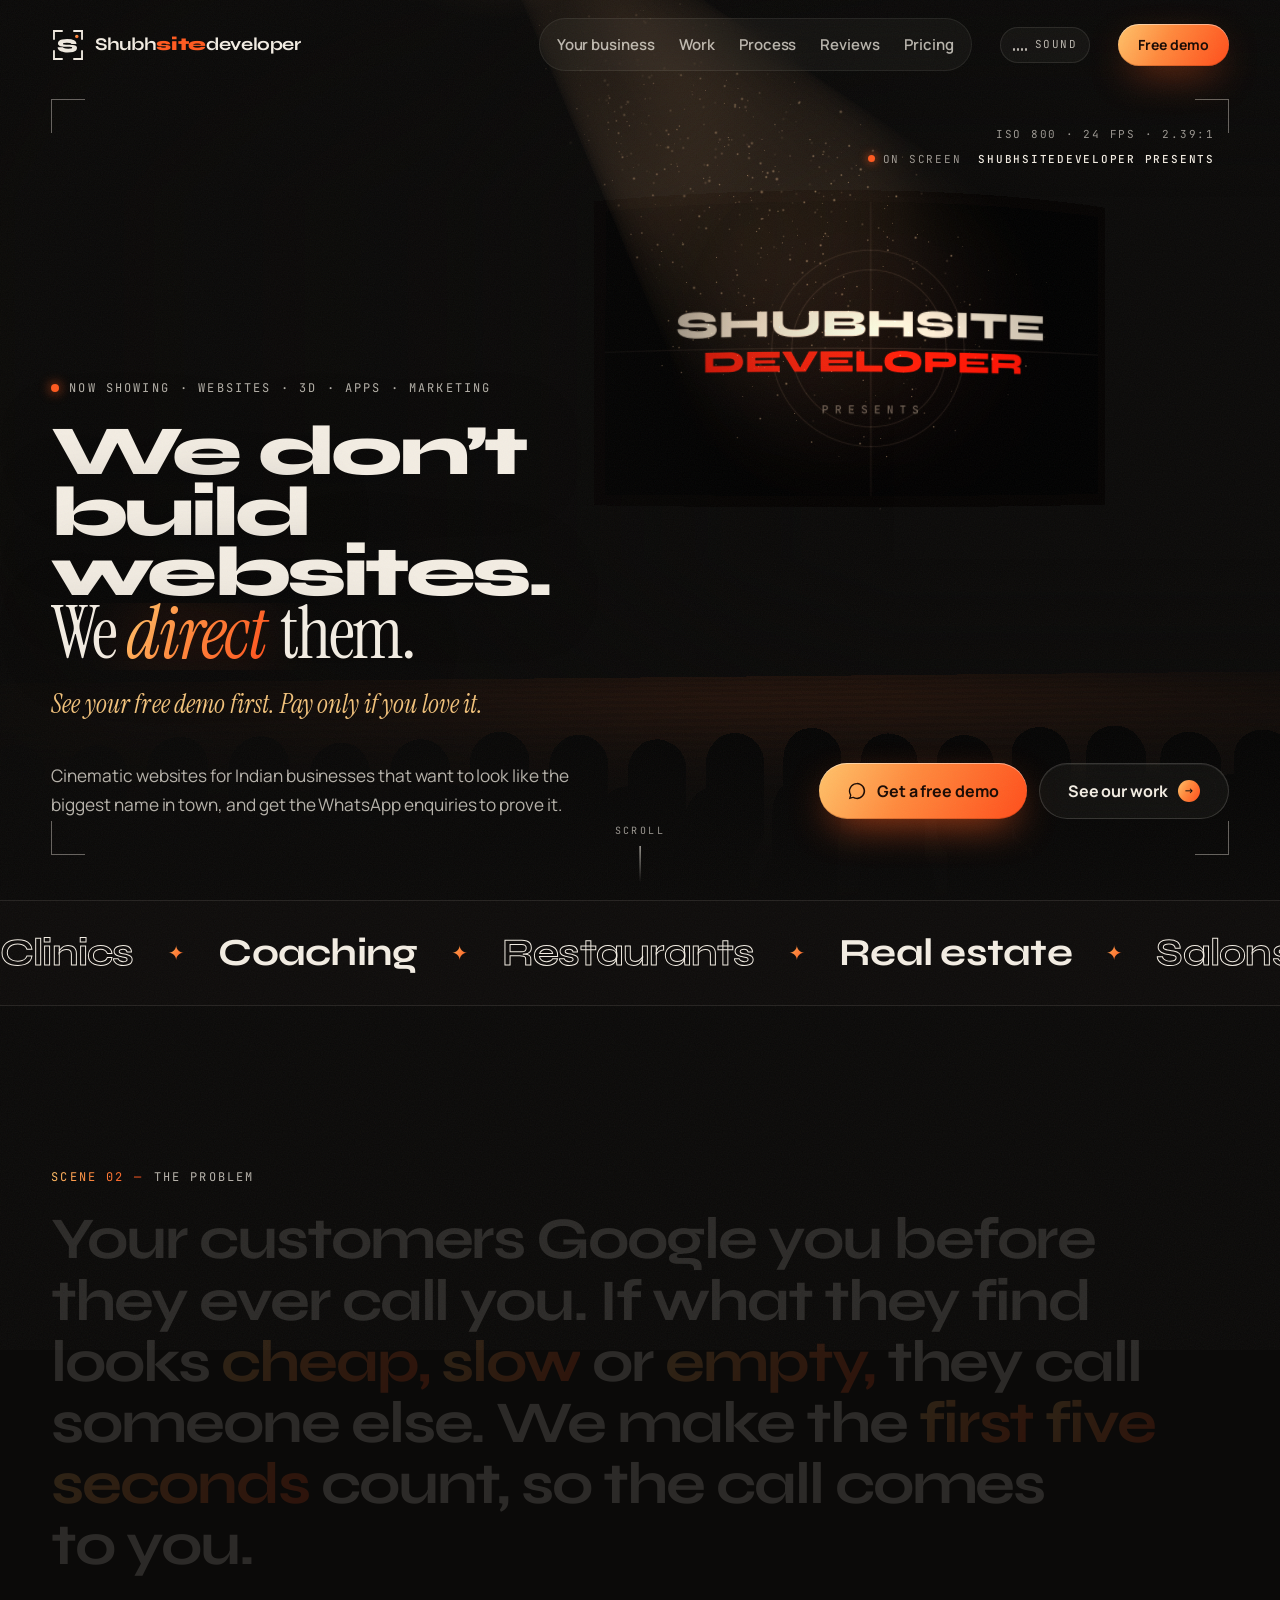
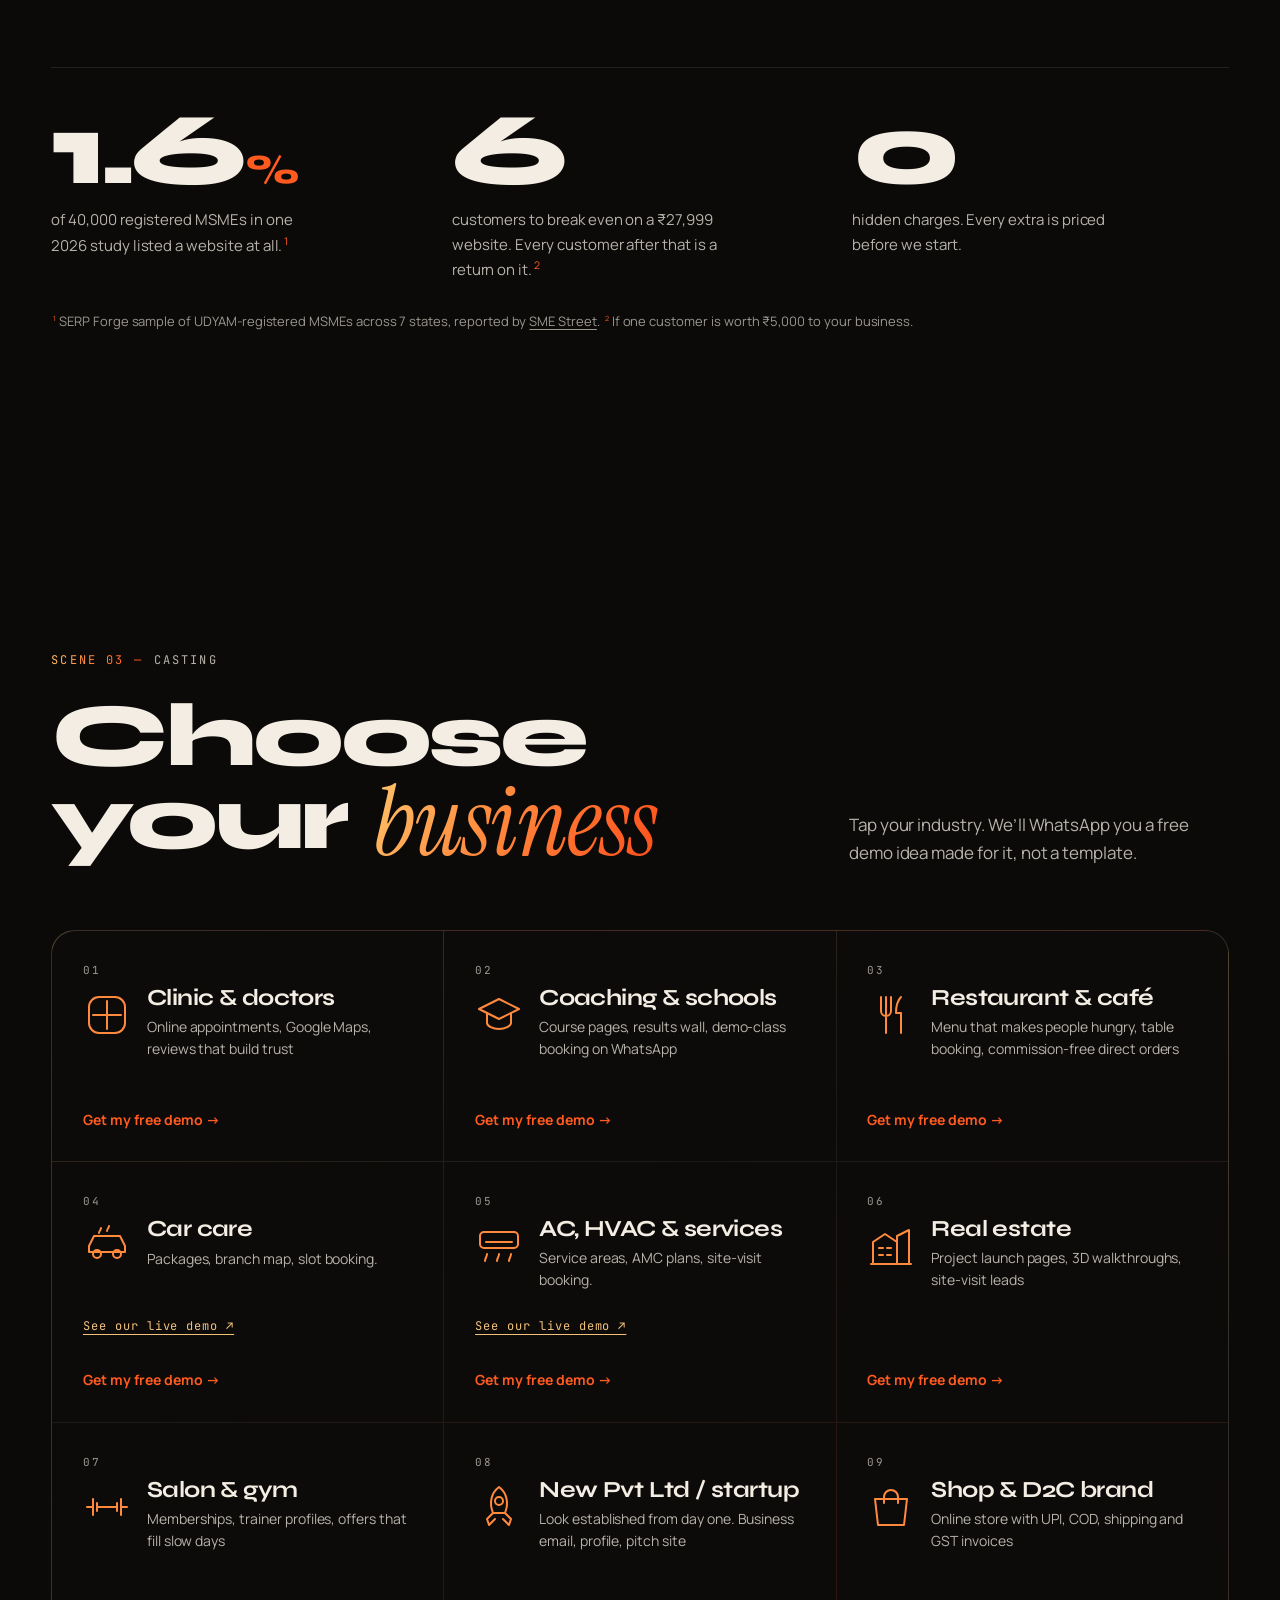
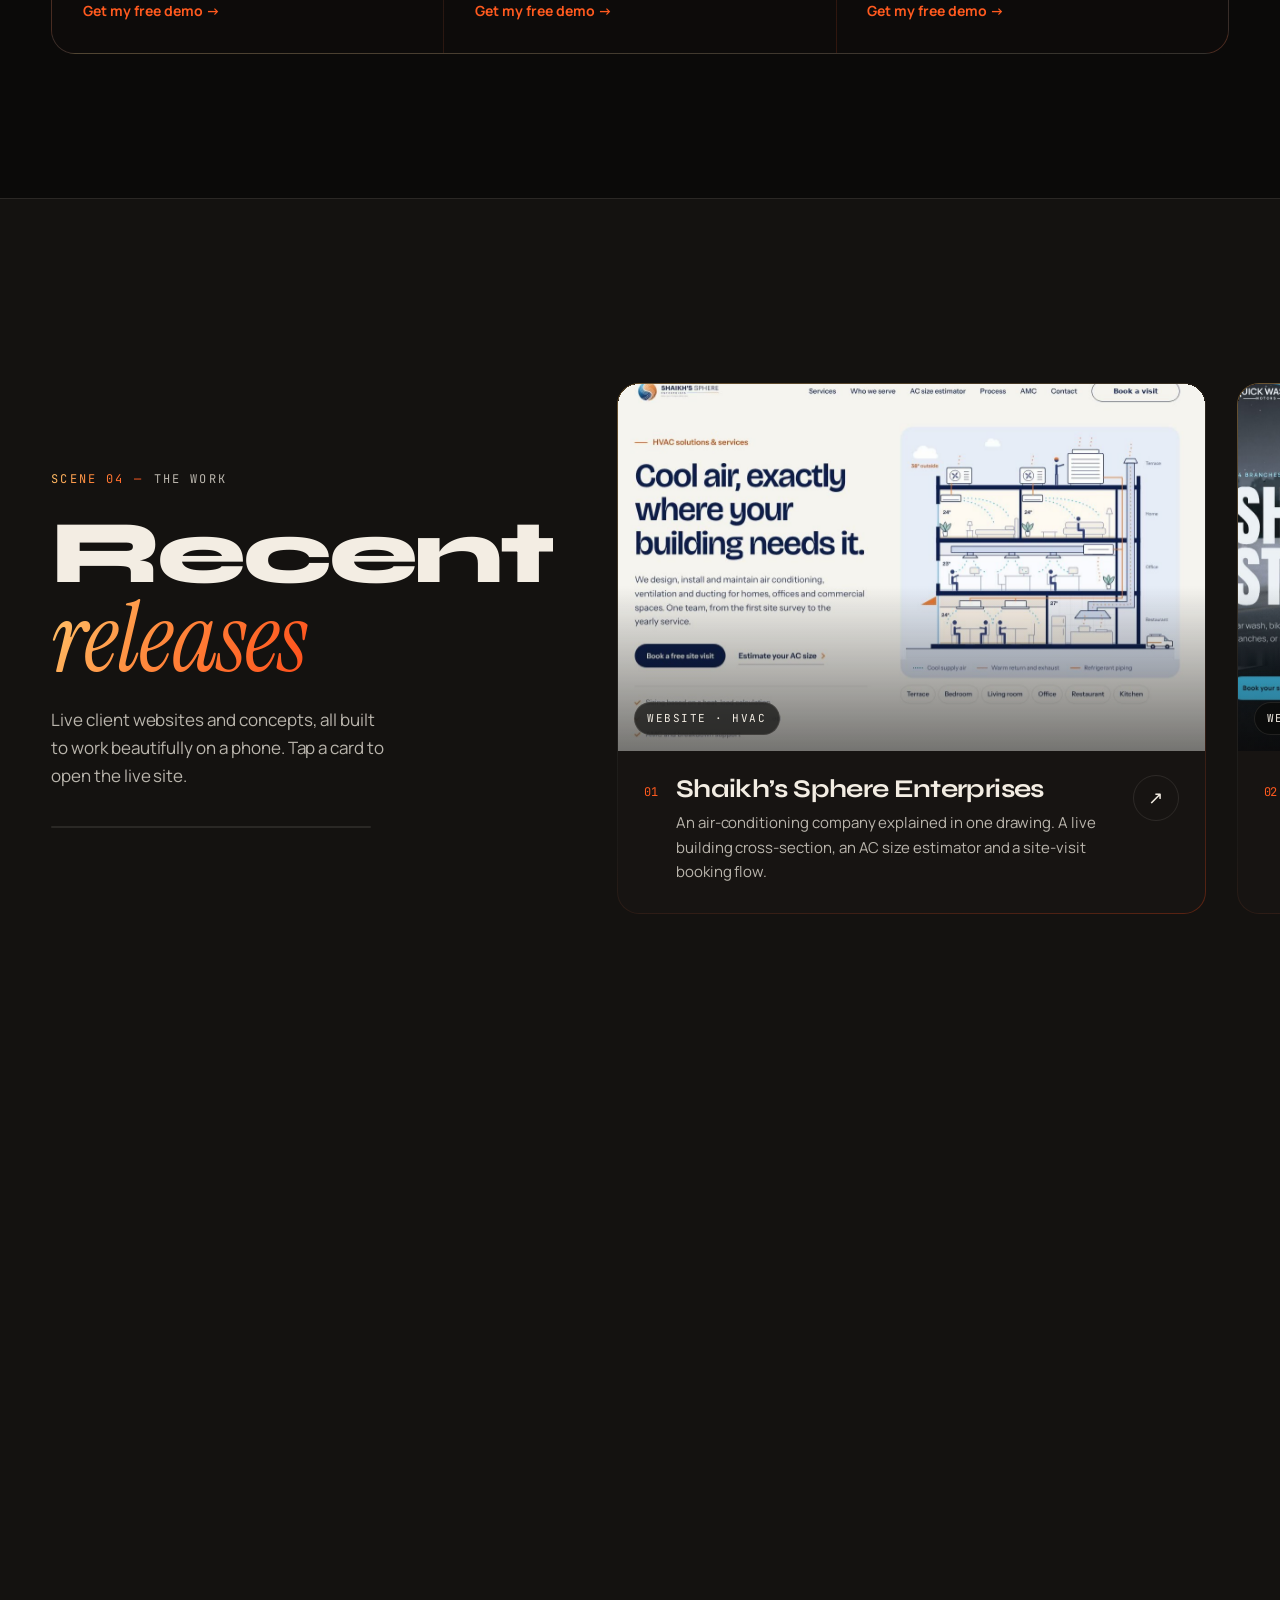
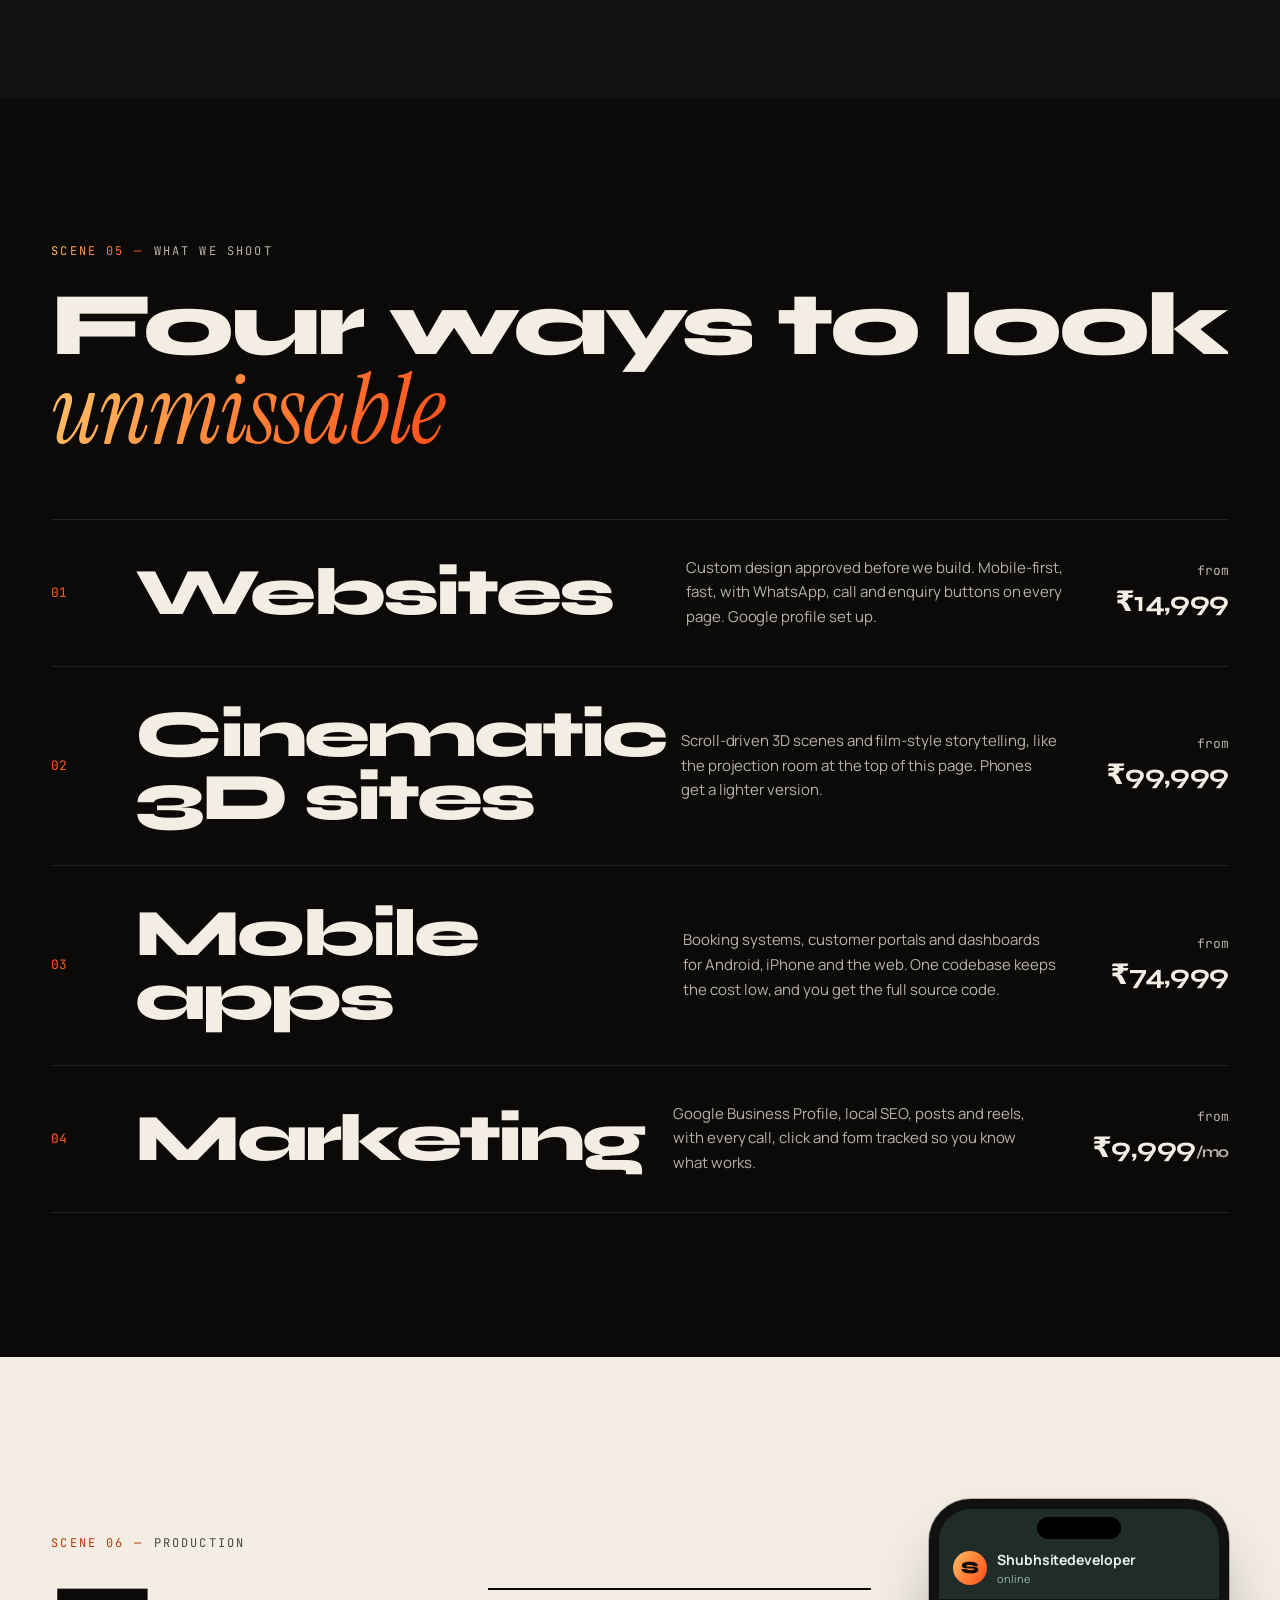
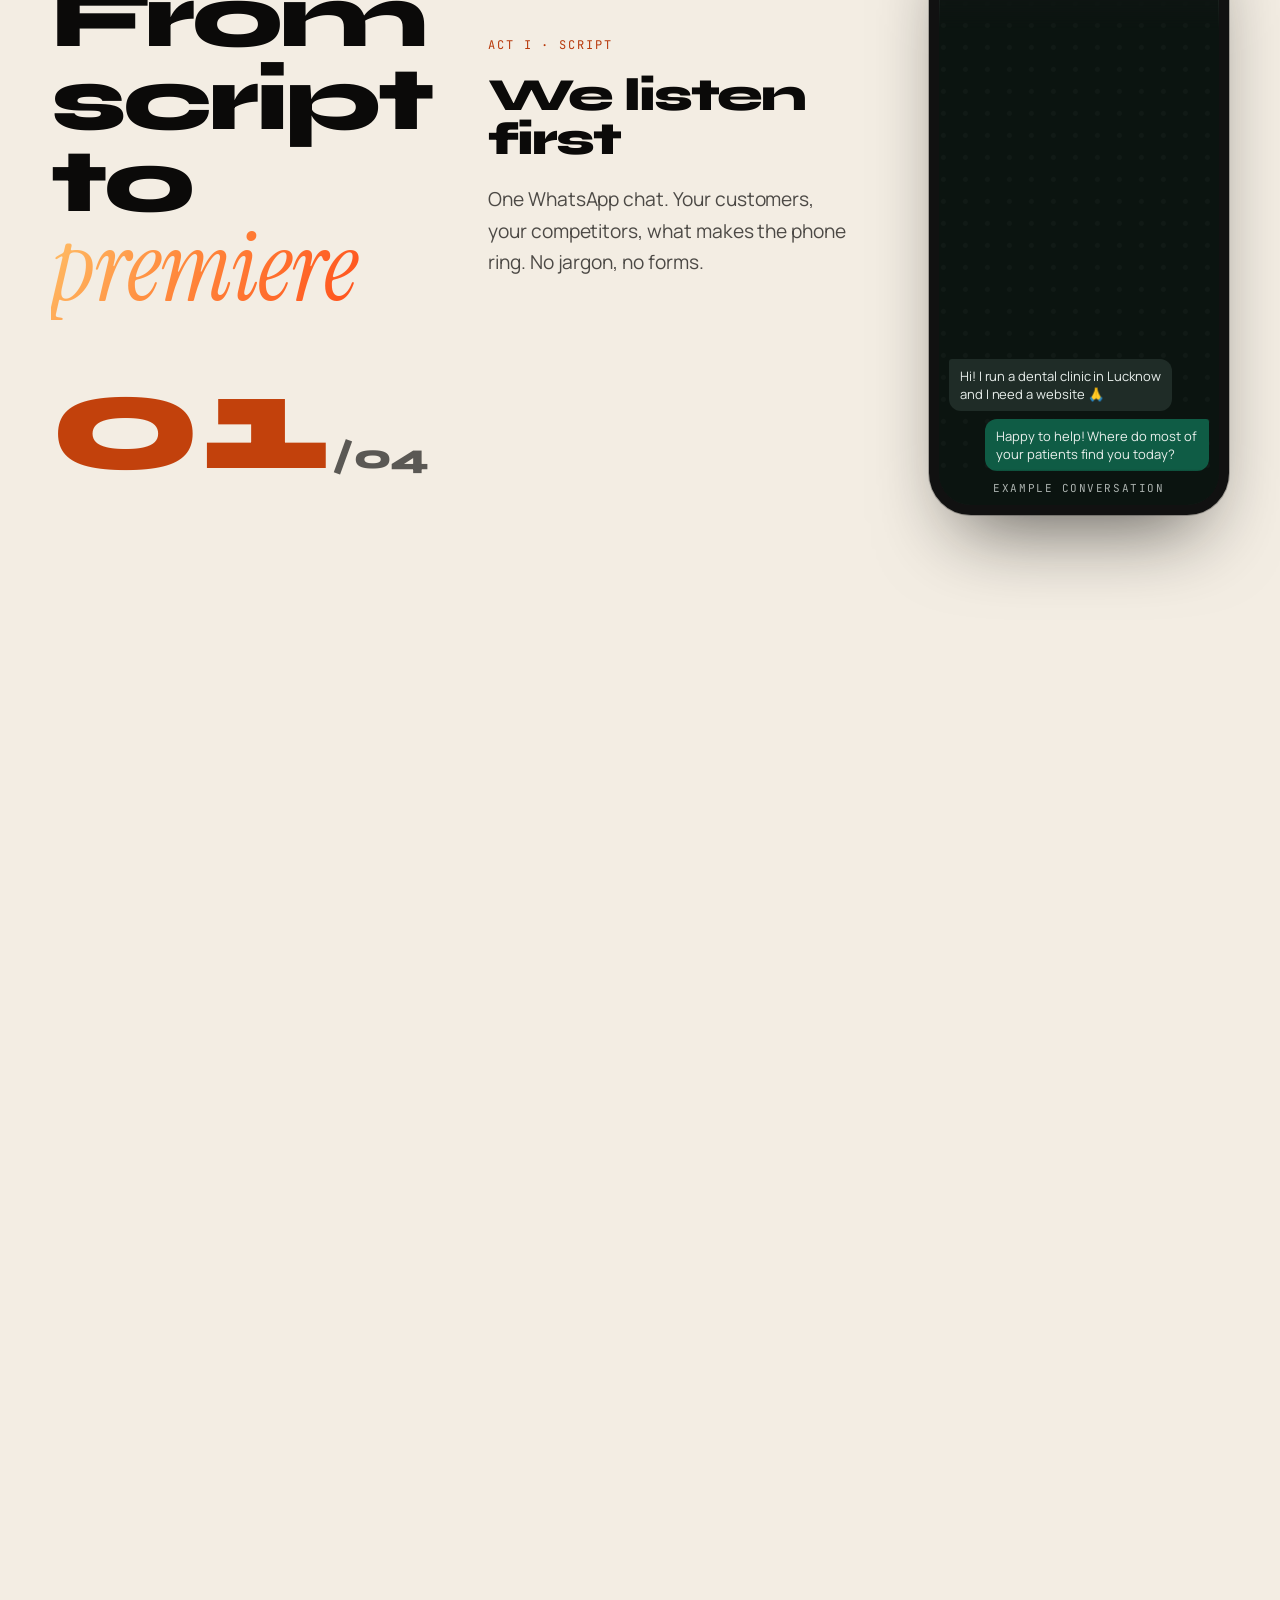
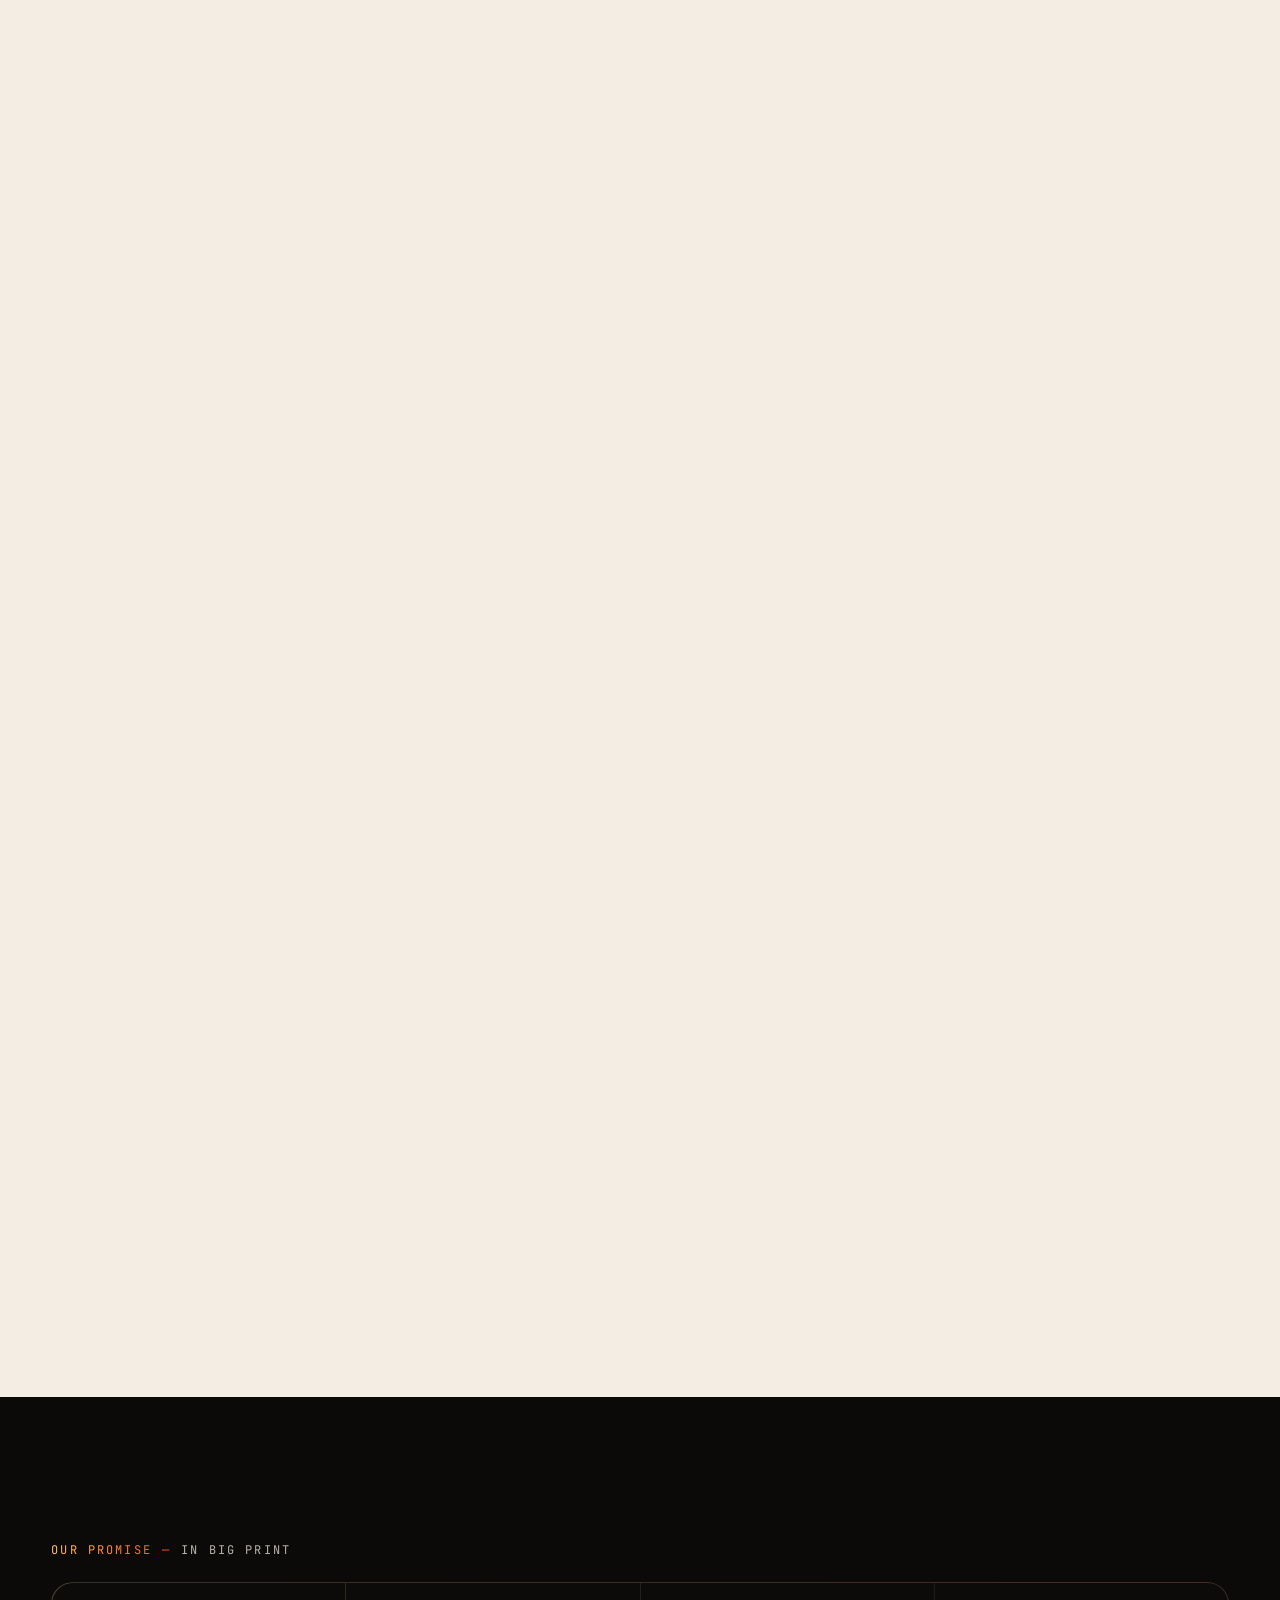
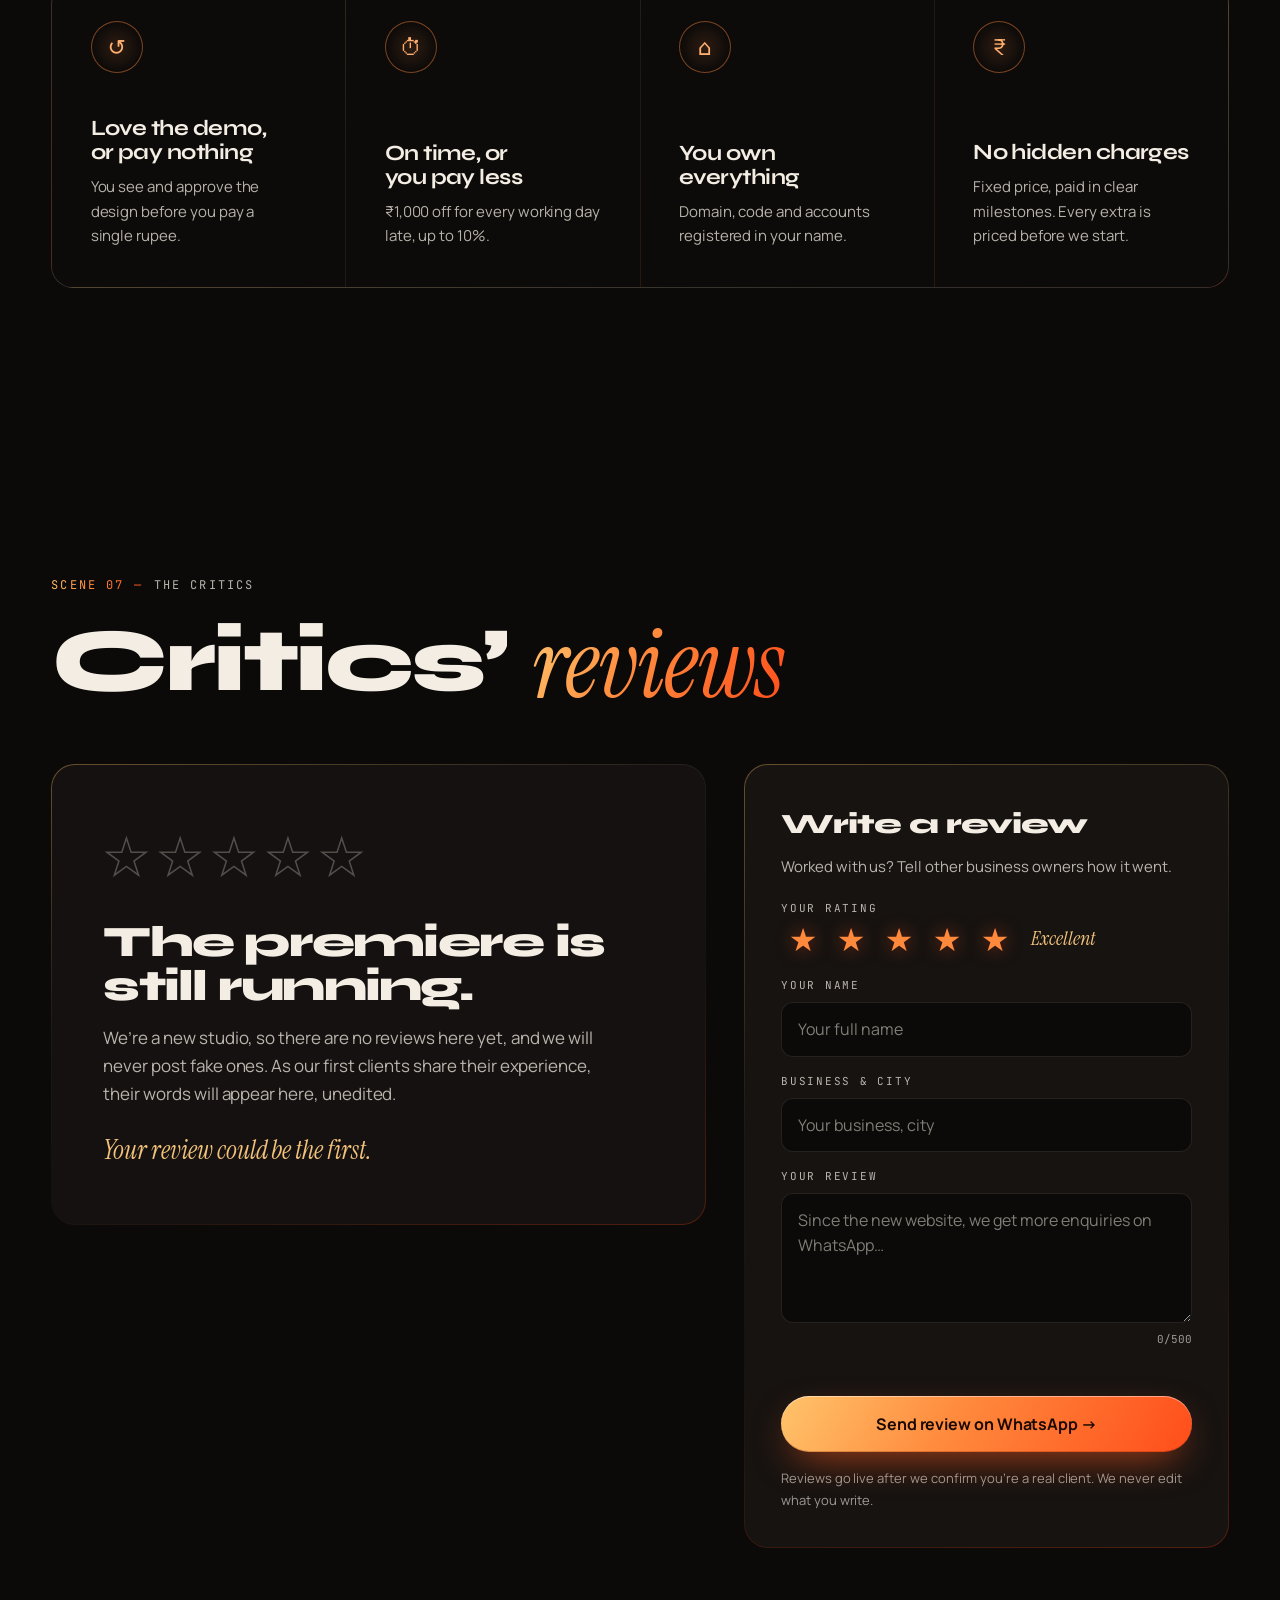
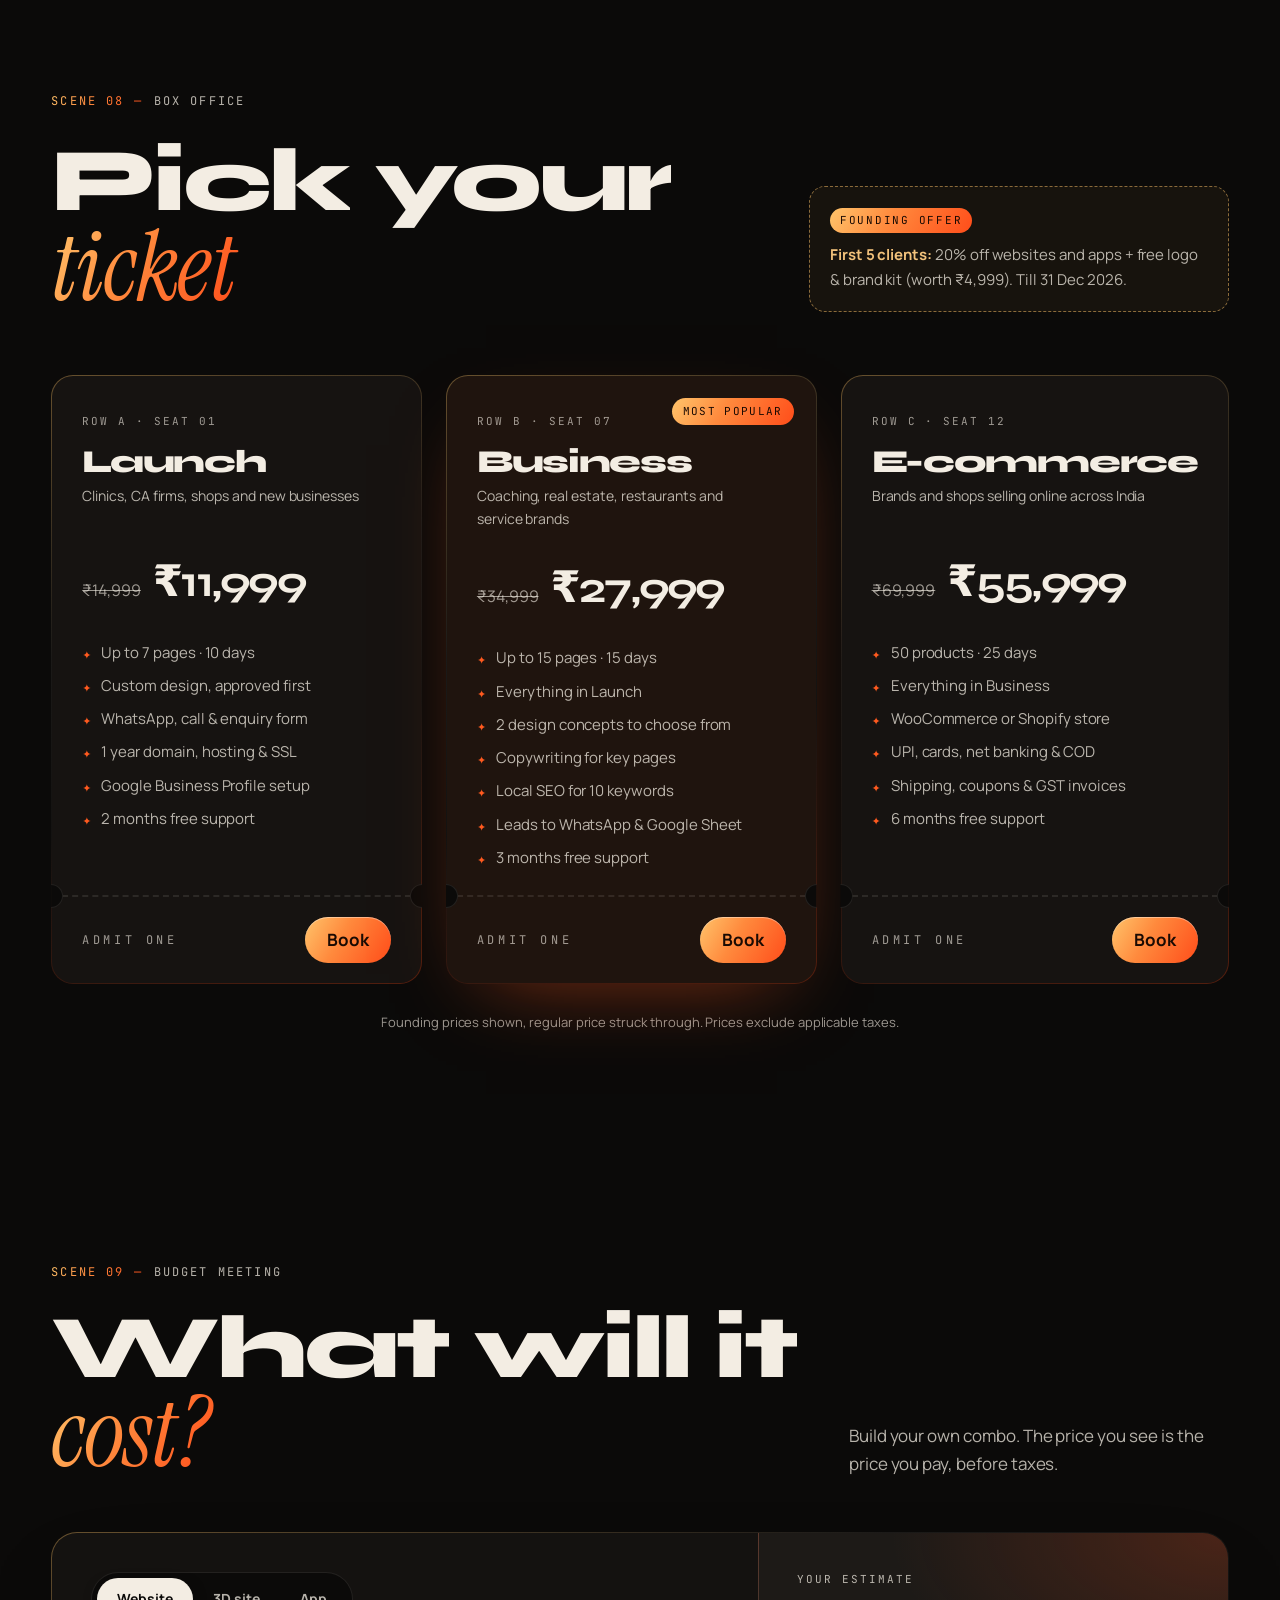
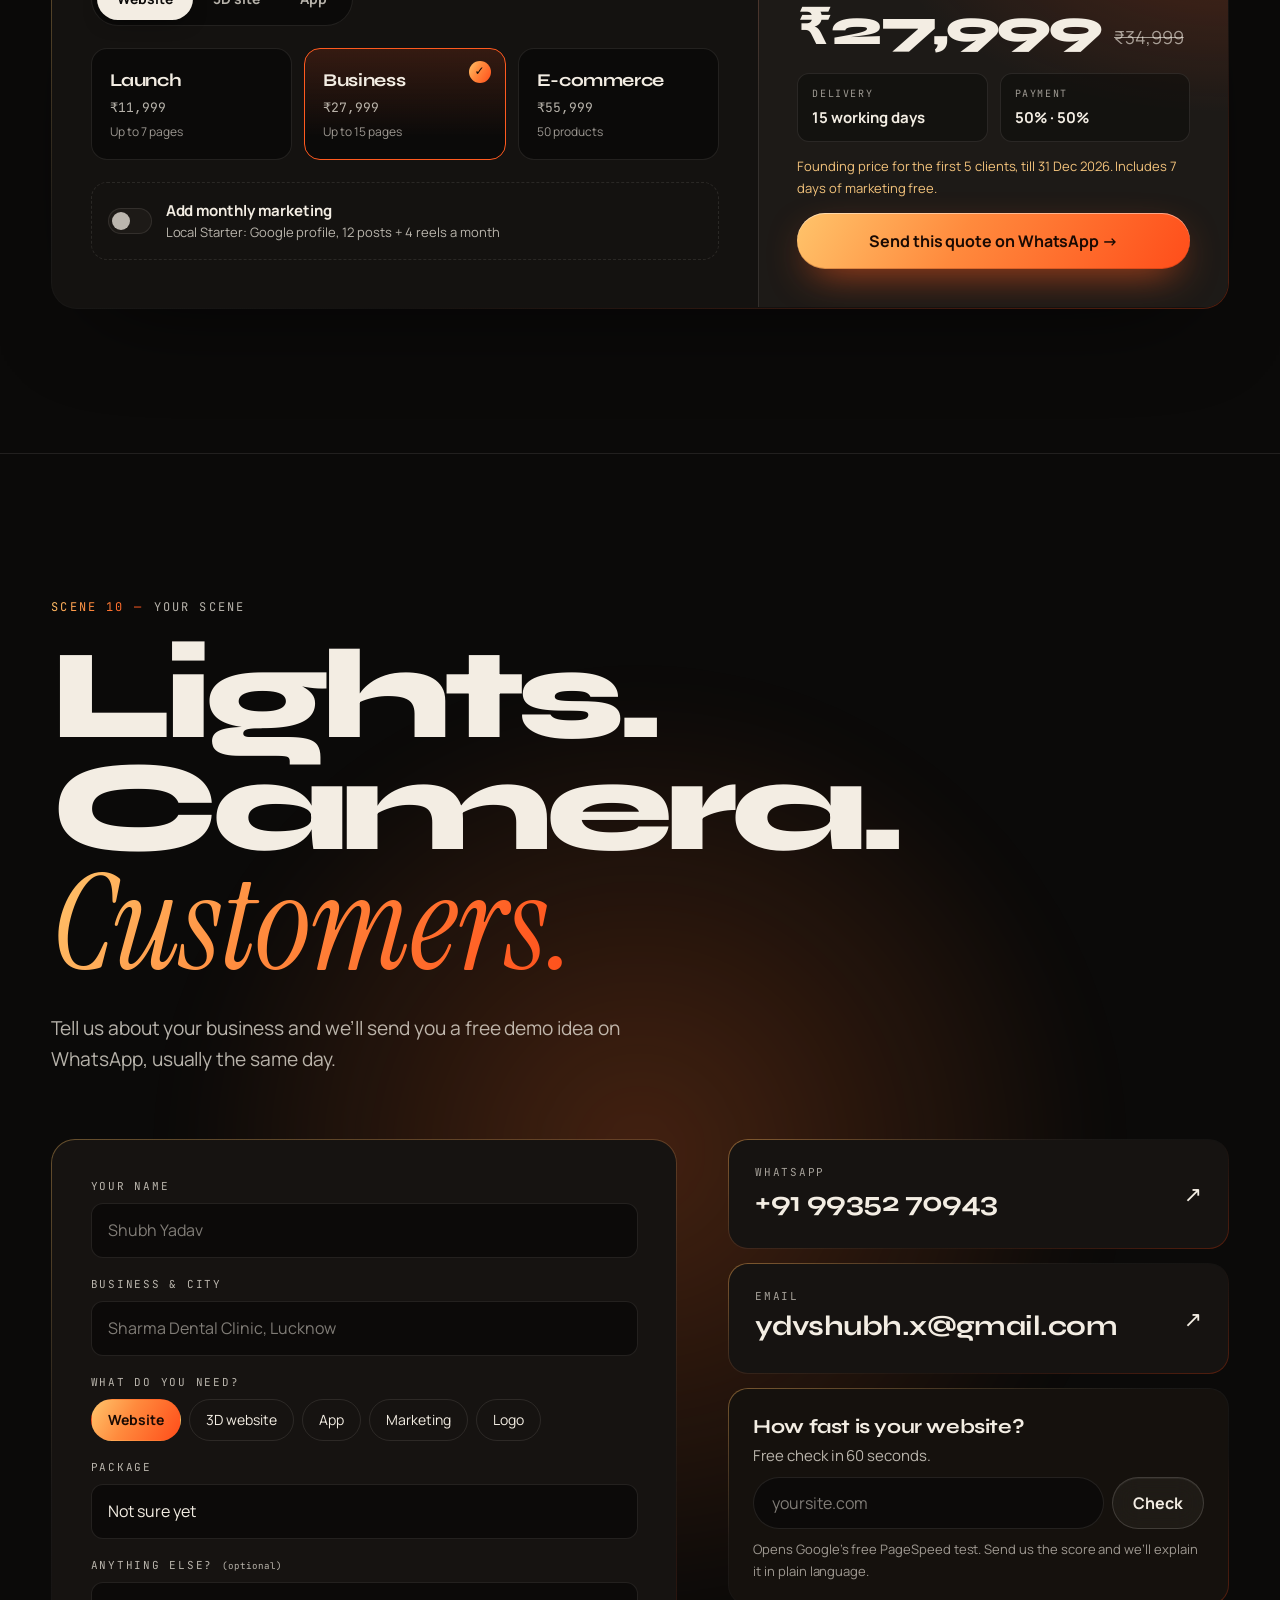
<file: index.html>
<!doctype html>
<html lang="en">
<head>
<meta charset="utf-8">
<meta name="viewport" content="width=device-width, initial-scale=1, viewport-fit=cover">
<title>Shubhsitedeveloper | Cinematic websites, 3D sites, apps and marketing</title>
<meta name="description" content="Shubhsitedeveloper builds cinematic websites, 3D sites, mobile apps and marketing for Indian businesses. See your free demo first, pay only if you love it.">
<meta name="theme-color" content="#0b0a09">
<meta property="og:title" content="Shubhsitedeveloper | We direct websites">
<meta property="og:description" content="Cinematic websites, 3D sites, apps and marketing. Free demo first. Pay only if you love it.">
<meta property="og:image" content="https://shubhsitedeveloper.github.io/assets/og.jpg?v=2">
<meta property="og:image:width" content="1200">
<meta property="og:image:height" content="630">
<meta property="og:image:alt" content="Shubhsitedeveloper: We don’t build websites. We direct them. See your free demo first.">
<meta property="og:type" content="website">
<meta name="twitter:card" content="summary_large_image">
<link rel="canonical" href="https://shubhsitedeveloper.github.io/">
<link rel="icon" href="assets/favicon.svg" type="image/svg+xml">
<link rel="icon" href="assets/favicon-32.png" sizes="32x32" type="image/png">
<link rel="apple-touch-icon" href="assets/apple-touch-icon.png">
<link rel="preconnect" href="https://fonts.googleapis.com">
<link rel="preconnect" href="https://fonts.gstatic.com" crossorigin>
<link href="https://fonts.googleapis.com/css2?family=Syne:wght@700;800&family=Instrument+Serif:ital@0;1&family=Manrope:wght@400;500;600;700;800&family=JetBrains+Mono:wght@400&display=swap" rel="stylesheet">
<link rel="stylesheet" href="style.css">
<script type="importmap">{ "imports": { "three": "./assets/three/three.module.js" } }</script>
<script type="application/ld+json">{"@context":"https://schema.org","@type":"ProfessionalService","name":"Shubhsitedeveloper","url":"https://shubhsitedeveloper.github.io/","image":"https://shubhsitedeveloper.github.io/assets/og.jpg","email":"ydvshubh.x@gmail.com","areaServed":"IN","priceRange":"₹14,999–₹7,99,999","description":"Cinematic websites, 3D websites, mobile apps and marketing for Indian businesses. Free demo first."}</script>
</head>
<body class="is-loading">
<a class="skip" href="#manifesto">Skip to content</a>

<!-- ============ PRELOADER: film leader countdown ============ -->
<div class="leader" id="leader" aria-hidden="true">
  <div class="leader__ring">
    <svg viewBox="0 0 200 200">
      <circle cx="100" cy="100" r="92" class="leader__c1"/>
      <circle cx="100" cy="100" r="74" class="leader__c2"/>
      <line x1="0" y1="100" x2="200" y2="100"/><line x1="100" y1="0" x2="100" y2="200"/>
      <path id="sweep" class="leader__sweep" d=""/>
    </svg>
    <span class="leader__num" id="leaderNum">3</span>
  </div>
  <div class="leader__meta"><span>SHUBHSITEDEVELOPER</span><span id="leaderLoad">LOADING REEL · 0%</span><span class="leader__skip">TAP TO SKIP</span></div>
  <div class="bar bar--top"></div><div class="bar bar--bot"></div>
</div>

<div class="grain" aria-hidden="true"></div>
<div class="cursor" id="cursor" aria-hidden="true"><span class="cursor__label" id="cursorLabel"></span></div>

<!-- ============ HUD / NAV ============ -->
<header class="hud">
  <a href="#top" class="brand" aria-label="Shubhsitedeveloper home">
    <svg class="brand__mark" viewBox="0 0 200 200" aria-hidden="true"><defs><linearGradient id="emhdr" x1="0" y1="0" x2="1" y2="1">
<stop offset="0" stop-color="#FFC46B"/><stop offset=".45" stop-color="#FF8A3D"/><stop offset="1" stop-color="#FF4D1A"/></linearGradient></defs>
<path d="M17.5,63.5 V17.5 H63.5 M136.5,17.5 H182.5 V63.5 M182.5,136.5 V182.5 H136.5 M63.5,182.5 H17.5 V136.5" fill="none" stroke="#EFE9DF" stroke-width="11" stroke-linecap="square"/>
<path d="M39.102 113.91799999999999H70.77Q71.582 116.354 75.526 118.036Q79.47 119.71799999999999 86.14 120.588Q92.81 121.458 101.626 121.458Q110.326 121.458 115.372 120.936Q120.418 120.414 122.506 119.08Q124.594 117.746 124.594 115.42599999999999Q124.594 113.222 121.22999999999999 112.00399999999999Q117.86599999999999 110.786 109.282 110.322Q100.69800000000001 109.858 85.154 109.858Q73.554 109.858 65.144 108.756Q56.733999999999995 107.654 51.339999999999996 105.276Q45.946 102.898 43.394 99.244Q40.842 95.59 40.842 90.48599999999999Q40.842 81.66999999999999 46.815999999999995 75.928Q52.78999999999999 70.18599999999999 64.91199999999999 67.344Q77.03399999999999 64.502 95.246 64.502Q121.92599999999999 64.502 136.01999999999998 72.216Q150.114 79.92999999999999 150.114 94.42999999999999H120.07Q119.49000000000001 90.602 112.878 88.572Q106.26599999999999 86.542 94.086 86.542Q82.02199999999999 86.542 76.16399999999999 87.934Q70.306 89.326 70.306 92.69Q70.306 94.42999999999999 71.93 95.47399999999999Q73.554 96.518 77.556 97.156Q81.55799999999999 97.794 88.866 98.026Q96.174 98.258 107.42599999999999 98.258Q119.838 98.258 128.538 99.476Q137.238 100.69399999999999 142.632 103.13Q148.026 105.566 150.462 109.336Q152.898 113.106 152.898 118.21Q152.898 127.026 147.32999999999998 132.594Q141.762 138.162 129.69799999999998 140.82999999999998Q117.63399999999999 143.498 98.146 143.498Q87.126 143.498 77.904 142.22199999999998Q68.68199999999999 140.946 61.489999999999995 138.452Q54.297999999999995 135.958 49.309999999999995 132.304Q44.321999999999996 128.65 41.711999999999996 124.068Q39.102 119.48599999999999 39.102 113.91799999999999Z" fill="#EFE9DF" /><circle cx="152" cy="50" r="10" fill="url(#emhdr)"/></svg>
    <span class="brand__word">Shubh<b>site</b>developer</span>
  </a>
  <nav class="nav" aria-label="Main">
    <a href="#industries">Your business</a><a href="#work">Work</a><a href="#process">Process</a><a href="#reviews">Reviews</a><a href="#pricing">Pricing</a>
  </nav>
  <button class="sound" id="soundBtn" aria-pressed="false" aria-label="Projector sound">
    <span class="sound__bars" aria-hidden="true"><i></i><i></i><i></i><i></i></span><span class="sound__txt">Sound</span>
  </button>
  <div class="hud__rec"><i></i><span id="timecode">00:00:00:00</span></div>
  <a href="#contact" class="btn btn--ember btn--sm magnetic">Free demo</a>
  <button class="menu-btn" id="menuBtn" aria-label="Open menu" aria-expanded="false"><span></span><span></span></button>
</header>
<div class="mobile-menu" id="mobileMenu" role="dialog" aria-modal="true" aria-label="Menu">
  <a href="#industries">Your business</a><a href="#work">Work</a><a href="#process">Process</a><a href="#reviews">Reviews</a><a href="#pricing">Pricing</a><a href="#calc">Calculator</a><a href="#contact">Contact</a>
  <a class="btn btn--ember mobile-menu__wa" href="https://wa.me/919935270943?text=Hi%20Shubhsitedeveloper!%20I%27d%20like%20a%20free%20website%20demo%20for%20my%20business." target="_blank" rel="noopener">Get a free demo on WhatsApp</a>
</div>

<main id="top">

<!-- ============ SCENE 01 · HERO: the projection room ============ -->
<section class="hero" id="hero">
  <canvas class="hero__stage" id="stage" aria-hidden="true"></canvas>
  <canvas class="hero__gl" id="gl" aria-hidden="true"></canvas>
  <div class="hero__shade" aria-hidden="true"></div>
  <div class="hero__frame" aria-hidden="true"><i></i><i></i><i></i><i></i></div>

  <div class="hero__inner">
    <p class="eyebrow hero__eyebrow"><span class="dot"></span>Now showing<span class="hide-xs"> · Websites · 3D · Apps · Marketing</span></p>
    <h1 class="hero__title">
      <span class="line"><span class="w">We</span> <span class="w">don’t</span></span>
      <span class="line"><span class="w">build</span></span>
      <span class="line"><span class="w">websites.</span></span>
      <span class="line line--serif"><span class="w">We</span> <em class="w">direct</em> <span class="w">them.</span></span>
    </h1>
    <p class="hero__promise">See your free demo first. Pay only if you love it.</p>
    <div class="hero__foot">
      <p class="hero__lede">Cinematic websites for Indian businesses that want to look like the biggest name in town, and get the WhatsApp enquiries to prove it.</p>
      <div class="hero__ctas">
        <a href="https://wa.me/919935270943?text=Hi%20Shubhsitedeveloper!%20I%27d%20like%20a%20free%20website%20demo%20for%20my%20business." target="_blank" rel="noopener" class="btn btn--ember magnetic" data-cursor="Chat">
          <svg class="ico" viewBox="0 0 32 32" aria-hidden="true"><path fill="currentColor" d="M16 3a13 13 0 0 0-11.2 19.6L3 29l6.6-1.7A13 13 0 1 0 16 3Zm0 23.7c-2 0-3.9-.5-5.6-1.5l-.4-.2-3.9 1 1-3.8-.3-.4A10.7 10.7 0 1 1 16 26.7Z"/></svg>
          Get a free demo
        </a>
        <a href="#work" class="btn btn--ghost magnetic" data-cursor="Watch">See our work <span class="play" aria-hidden="true">→</span></a>
      </div>
    </div>
  </div>

  <div class="hero__hud" aria-hidden="true">
    <span>ISO 800 · 24 FPS · 2.39:1</span>
    <span class="hud-now">ON SCREEN <b id="nowShowing">Shubhsitedeveloper presents</b></span>
  </div>
  <a href="#manifesto" class="scroll-cue" aria-label="Scroll down"><span>Scroll</span><i></i></a>
</section>

<!-- ============ MARQUEE ============ -->
<div class="marquee" aria-hidden="true">
  <div class="marquee__track">
    <span>Clinics</span><b>✦</b><span>Coaching</span><b>✦</b><span>Restaurants</span><b>✦</b><span>Real estate</span><b>✦</b><span>Salons &amp; gyms</span><b>✦</b><span>D2C brands</span><b>✦</b><span>CA &amp; law firms</span><b>✦</b><span>Hotels &amp; travel</span><b>✦</b><span>Startups</span><b>✦</b><span>Car care</span><b>✦</b><span>HVAC</span><b>✦</b>
    <span>Clinics</span><b>✦</b><span>Coaching</span><b>✦</b><span>Restaurants</span><b>✦</b><span>Real estate</span><b>✦</b><span>Salons &amp; gyms</span><b>✦</b><span>D2C brands</span><b>✦</b><span>CA &amp; law firms</span><b>✦</b><span>Hotels &amp; travel</span><b>✦</b><span>Startups</span><b>✦</b><span>Car care</span><b>✦</b><span>HVAC</span><b>✦</b>
  </div>
</div>

<!-- ============ SCENE 02 · MANIFESTO ============ -->
<section class="manifesto" id="manifesto">
  <p class="eyebrow"><span class="sc">Scene 02</span> The problem</p>
  <p class="manifesto__text" id="manifestoText">Your customers Google you before they ever call you. If what they find looks cheap, slow or empty, they call someone else. We make the first five seconds count, so the call comes to you.</p>
  <div class="manifesto__stats">
    <div><span class="big" data-count="1.6" data-dec="1">1.6<small>%</small></span><p>of 40,000 registered MSMEs in one 2026 study listed a website at all.<sup>1</sup></p></div>
    <div><span class="big" data-count="6">6</span><p>customers to break even on a ₹27,999 website. Every customer after that is a return on it.<sup>2</sup></p></div>
    <div><span class="big">0</span><p>hidden charges. Every extra is priced before we start.</p></div>
  </div>
  <p class="fineprint"><sup>1</sup> SERP Forge sample of UDYAM-registered MSMEs across 7 states, reported by <a href="https://smestreet.in/msme-opportunities/msme-digital-presence-remains-low-despite-indias-online-push-10917024" target="_blank" rel="noopener">SME Street</a>. <sup>2</sup> If one customer is worth ₹5,000 to your business.</p>
</section>

<!-- ============ SCENE 03 · INDUSTRIES ============ -->
<section class="industries" id="industries">
  <div class="industries__head">
    <p class="eyebrow"><span class="sc">Scene 03</span> Casting</p>
    <h2 class="h2 split">Choose your <em>business</em></h2>
    <p class="industries__sub">Tap your industry. We’ll WhatsApp you a free demo idea made for it, not a template.</p>
  </div>
  <div class="ind-grid" id="indGrid">
    <div class="ind" data-biz="clinic">
      <span class="ind__no">01</span>
      <svg class="ind__ico" viewBox="0 0 48 48" aria-hidden="true"><path d="M24 10v28M10 24h28" /><rect x="6" y="6" width="36" height="36" rx="10"/></svg>
      <span class="ind__name">Clinic &amp; doctors</span>
      <span class="ind__line">Online appointments, Google Maps, reviews that build trust</span>
      <button type="button" class="ind__cta">Get my free demo <span aria-hidden="true">→</span></button>
    </div>
    <div class="ind" data-biz="coaching centre">
      <span class="ind__no">02</span>
      <svg class="ind__ico" viewBox="0 0 48 48" aria-hidden="true"><path d="M4 18 24 8l20 10-20 10L4 18Z"/><path d="M12 22v10c0 3 6 6 12 6s12-3 12-6V22"/></svg>
      <span class="ind__name">Coaching &amp; schools</span>
      <span class="ind__line">Course pages, results wall, demo-class booking on WhatsApp</span>
      <button type="button" class="ind__cta">Get my free demo <span aria-hidden="true">→</span></button>
    </div>
    <div class="ind" data-biz="restaurant / café">
      <span class="ind__no">03</span>
      <svg class="ind__ico" viewBox="0 0 48 48" aria-hidden="true"><path d="M14 6v14a5 5 0 0 0 10 0V6M19 6v36M34 6c-4 4-5 10-5 16h5v20"/></svg>
      <span class="ind__name">Restaurant &amp; café</span>
      <span class="ind__line">Menu that makes people hungry, table booking, commission-free direct orders</span>
      <button type="button" class="ind__cta">Get my free demo <span aria-hidden="true">→</span></button>
    </div>
    <div class="ind" data-biz="car wash / car care business" data-demo="https://shubhsitedeveloper.github.io/Quickmoters/">
      <span class="ind__no">04</span>
      <svg class="ind__ico" viewBox="0 0 48 48" aria-hidden="true"><path d="M6 30v-6l5-10h26l5 10v6H6Z"/><circle cx="14" cy="32" r="4"/><circle cx="34" cy="32" r="4"/><path d="M18 6c0 2-2 3-2 5M26 4c0 2-2 3-2 5"/></svg>
      <span class="ind__name">Car care</span>
      <span class="ind__line">Packages, branch map, slot booking. </span>
      <a class="ind__demo" href="https://shubhsitedeveloper.github.io/Quickmoters/" target="_blank" rel="noopener">See our live demo ↗</a>
      <button type="button" class="ind__cta">Get my free demo <span aria-hidden="true">→</span></button>
    </div>
    <div class="ind" data-biz="home services (AC / HVAC) business" data-demo="https://shubhsitedeveloper.github.io/Shaikh-s-Sphere-Enterprises-/">
      <span class="ind__no">05</span>
      <svg class="ind__ico" viewBox="0 0 48 48" aria-hidden="true"><rect x="5" y="10" width="38" height="16" rx="4"/><path d="M12 32c0 3-2 4-2 7M24 32c0 3-2 4-2 7M36 32c0 3-2 4-2 7M11 20h26"/></svg>
      <span class="ind__name">AC, HVAC &amp; services</span>
      <span class="ind__line">Service areas, AMC plans, site-visit booking. </span>
      <a class="ind__demo" href="https://shubhsitedeveloper.github.io/Shaikh-s-Sphere-Enterprises-/" target="_blank" rel="noopener">See our live demo ↗</a>
      <button type="button" class="ind__cta">Get my free demo <span aria-hidden="true">→</span></button>
    </div>
    <div class="ind" data-biz="real estate business">
      <span class="ind__no">06</span>
      <svg class="ind__ico" viewBox="0 0 48 48" aria-hidden="true"><path d="M6 42V20l12-8 12 8v22M30 42V14l12-6v34M4 42h40M12 26h4M12 33h4M20 26h4M20 33h4"/></svg>
      <span class="ind__name">Real estate</span>
      <span class="ind__line">Project launch pages, 3D walkthroughs, site-visit leads</span>
      <button type="button" class="ind__cta">Get my free demo <span aria-hidden="true">→</span></button>
    </div>
    <div class="ind" data-biz="salon / gym">
      <span class="ind__no">07</span>
      <svg class="ind__ico" viewBox="0 0 48 48" aria-hidden="true"><path d="M4 24h6M38 24h6M10 16v16M38 16v16M14 20v8M34 20v8M14 24h20"/></svg>
      <span class="ind__name">Salon &amp; gym</span>
      <span class="ind__line">Memberships, trainer profiles, offers that fill slow days</span>
      <button type="button" class="ind__cta">Get my free demo <span aria-hidden="true">→</span></button>
    </div>
    <div class="ind" data-biz="new private limited company / startup">
      <span class="ind__no">08</span>
      <svg class="ind__ico" viewBox="0 0 48 48" aria-hidden="true"><path d="M24 4c8 6 10 16 6 26H18C14 20 16 10 24 4Z"/><circle cx="24" cy="18" r="4"/><path d="M18 30l-6 6 2 6 6-6M30 30l6 6-2 6-6-6"/></svg>
      <span class="ind__name">New Pvt Ltd / startup</span>
      <span class="ind__line">Look established from day one. Business email, profile, pitch site</span>
      <button type="button" class="ind__cta">Get my free demo <span aria-hidden="true">→</span></button>
    </div>
    <div class="ind" data-biz="shop / D2C brand">
      <span class="ind__no">09</span>
      <svg class="ind__ico" viewBox="0 0 48 48" aria-hidden="true"><path d="M8 16h32l-3 26H11L8 16Z"/><path d="M17 20v-6a7 7 0 0 1 14 0v6"/></svg>
      <span class="ind__name">Shop &amp; D2C brand</span>
      <span class="ind__line">Online store with UPI, COD, shipping and GST invoices</span>
      <button type="button" class="ind__cta">Get my free demo <span aria-hidden="true">→</span></button>
    </div>
  </div>
</section>

<!-- ============ SCENE 04 · WORK (horizontal reel) ============ -->
<section class="work" id="work">
  <div class="work__pin">
    <div class="work__head">
      <p class="eyebrow"><span class="sc">Scene 04</span> The work</p>
      <h2 class="h2 split">Recent <em>releases</em></h2>
      <p class="work__sub">Live client websites and concepts, all built to work beautifully on a phone. Tap a card to open the live site.</p>
      <div class="work__progress" aria-hidden="true"><i id="workBar"></i></div>
    </div>
    <div class="work__track" id="workTrack">

      <article class="reel" data-cursor="Open">
        <a href="https://shubhsitedeveloper.github.io/Shaikh-s-Sphere-Enterprises-/" target="_blank" rel="noopener" class="reel__link">
          <div class="reel__media">
            <img src="assets/work/sphere-hero.jpg" alt="Shaikh's Sphere Enterprises website hero with an illustrated building cross-section" loading="lazy" width="1440" height="856">
            <span class="reel__tag">Website · HVAC</span>
          </div>
          <div class="reel__body">
            <span class="reel__no">01</span>
            <div>
              <h3>Shaikh’s Sphere Enterprises</h3>
              <p>An air-conditioning company explained in one drawing. A live building cross-section, an AC size estimator and a site-visit booking flow.</p>
            </div>
            <span class="reel__arrow">↗</span>
          </div>
        </a>
      </article>

      <article class="reel" data-cursor="Open">
        <a href="https://shubhsitedeveloper.github.io/Quickmoters/" target="_blank" rel="noopener" class="reel__link">
          <div class="reel__media">
            <img src="assets/work/wash-hero.jpg" alt="Quick Wash Motors website hero with a black car at night" loading="lazy" width="1440" height="900">
            <span class="reel__tag">Website · Car care</span>
          </div>
          <div class="reel__body">
            <span class="reel__no">02</span>
            <div>
              <h3>Quick Wash Motors</h3>
              <p>Four branches in Prayagraj, one night-drive website. Wipe-the-glass hero, a scroll-driven wash story, branch map and WhatsApp booking.</p>
            </div>
            <span class="reel__arrow">↗</span>
          </div>
        </a>
      </article>

      <article class="reel reel--video reel--static">
        <div class="reel__link">
          <div class="reel__media">
            <video src="assets/work/film3d.mp4" poster="assets/work/film3d.jpg" muted loop playsinline preload="none" aria-label="3D car wash scroll film concept"></video>
            <span class="reel__tag">3D scroll film · Concept</span>
          </div>
          <div class="reel__body">
            <span class="reel__no">03</span>
            <div>
              <h3>The 3D wash film</h3>
              <p>A real-time three.js car that rolls in muddy, gets foamed and pressure-rinsed, then drives out shining, all controlled by your scroll.</p>
            </div>
            <span class="reel__kind">3D film</span>
          </div>
        </div>
      </article>

      <article class="reel reel--static">
        <div class="reel__link">
          <div class="reel__media reel__media--brand">
            <img src="assets/work/brand-sphere.jpg" alt="Four logo directions for Shaikh's Sphere" loading="lazy" width="1520" height="470">
            <img src="assets/work/brand-wash.jpg" alt="Four logo options for Quick Wash Motors" loading="lazy" width="1400" height="1101">
            <span class="reel__tag">Brand identity</span>
          </div>
          <div class="reel__body">
            <span class="reel__no">04</span>
            <div>
              <h3>Logos &amp; brand kits</h3>
              <p>Four directions per brand, each delivered in light, dark, gold and mono, ready for signboards, Instagram and visiting cards.</p>
            </div>
            <span class="reel__kind">Logo kit</span>
          </div>
        </div>
      </article>

      <article class="reel reel--cta">
        <a href="#industries" class="reel__link">
          <div class="reel__next">
            <span class="eyebrow">Coming soon</span>
            <p class="reel__next-title">Your<br>business<br><em>here.</em></p>
            <span class="btn btn--dark">Book the next slot</span>
          </div>
        </a>
      </article>

    </div>
  </div>
</section>

<!-- ============ SCENE 05 · SERVICES ============ -->
<section class="services" id="services">
  <div class="services__head">
    <p class="eyebrow"><span class="sc">Scene 05</span> What we shoot</p>
    <h2 class="h2 split">Four ways to look <em>unmissable</em></h2>
  </div>
  <ol class="svc" id="svcList">
    <li class="svc__row" data-img="assets/work/sphere-2.jpg">
      <span class="svc__no">01</span>
      <h3 class="svc__name">Websites</h3>
      <p class="svc__desc">Custom design approved before we build. Mobile-first, fast, with WhatsApp, call and enquiry buttons on every page. Google profile set up.</p>
      <span class="svc__price">from <b>₹14,999</b></span>
    </li>
    <li class="svc__row" data-img="assets/work/film3d.jpg">
      <span class="svc__no">02</span>
      <h3 class="svc__name">Cinematic 3D sites</h3>
      <p class="svc__desc">Scroll-driven 3D scenes and film-style storytelling, like the projection room at the top of this page. Phones get a lighter version.</p>
      <span class="svc__price">from <b>₹99,999</b></span>
    </li>
    <li class="svc__row" data-img="assets/work/wash-mobile.jpg">
      <span class="svc__no">03</span>
      <h3 class="svc__name">Mobile apps</h3>
      <p class="svc__desc">Booking systems, customer portals and dashboards for Android, iPhone and the web. One codebase keeps the cost low, and you get the full source code.</p>
      <span class="svc__price">from <b>₹74,999</b></span>
    </li>
    <li class="svc__row" data-img="assets/work/wash-2.jpg">
      <span class="svc__no">04</span>
      <h3 class="svc__name">Marketing</h3>
      <p class="svc__desc">Google Business Profile, local SEO, posts and reels, with every call, click and form tracked so you know what works.</p>
      <span class="svc__price">from <b>₹9,999<small>/mo</small></b></span>
    </li>
  </ol>
  <div class="svc__float" id="svcFloat" aria-hidden="true"><img alt="" id="svcFloatImg"></div>
</section>

<!-- ============ SCENE 06 · PROCESS + WhatsApp chat ============ -->
<section class="process" id="process">
  <div class="process__pin">
    <div class="process__left">
      <p class="eyebrow"><span class="sc">Scene 06</span> Production</p>
      <h2 class="h2">From script<br>to <em>premiere</em></h2>
      <div class="process__counter"><span id="actNo">01</span><small>/04</small></div>
    </div>
    <div class="process__acts">
      <article class="act is-active">
        <span class="act__label">Act I · Script</span>
        <h3>We listen first</h3>
        <p>One WhatsApp chat. Your customers, your competitors, what makes the phone ring. No jargon, no forms.</p>
      </article>
      <article class="act">
        <span class="act__label">Act II · Storyboard</span>
        <h3>You see it before you pay</h3>
        <p>A free, clickable demo on your own phone, before you pay anything. Love it? Approve it, pay the 50% advance, and we start building. Don’t love it? You owe nothing.</p>
      </article>
      <article class="act">
        <span class="act__label">Act III · Shoot</span>
        <h3>We build, you relax</h3>
        <p>10 to 25 working days for websites; 3D sites and apps are quoted in weeks. Late by a day? ₹1,000 off for each day, up to 10%.</p>
      </article>
      <article class="act">
        <span class="act__label">Act IV · Premiere</span>
        <h3>Launch, then grow</h3>
        <p>Domain, hosting and code in your name. Plus 7 days of marketing free with every website, so you see enquiries first.</p>
      </article>
    </div>
    <div class="phone" role="figure" aria-label="Example WhatsApp conversation with Shubhsitedeveloper">
      <div class="phone__notch"></div>
      <div class="phone__bar">
        <span class="phone__avatar">S</span>
        <div><b>Shubhsitedeveloper</b><small id="phoneStatus">online</small></div>
      </div>
      <div class="phone__chat" id="chat">
        <p class="msg msg--in" data-act="0">Hi! I run a dental clinic in Lucknow and I need a website 🙏</p>
        <p class="msg msg--out" data-act="0">Happy to help! Where do most of your patients find you today?</p>
        <p class="msg msg--out msg--link" data-act="1"><span class="msg__card"><b>🎬 Your free demo is ready</b><small>Open it on your phone</small></span>Here’s your demo. Tell me anything you’d like changed.</p>
        <p class="msg msg--in" data-act="1">Love it 😍 Could the colour be a little more blue?</p>
        <p class="msg msg--out" data-act="2">Done ✅ Design approved. We start building today, live in 10 days.</p>
        <p class="msg msg--out" data-act="3">🎉 Your website is live and your Google profile is ready. Marketing is on us for the next 7 days.</p>
        <p class="msg msg--in" data-act="3">Thank you, it looks amazing 🙏</p>
      </div>
      <p class="phone__note">Example conversation</p>
    </div>
  </div>
</section>

<!-- ============ PROMISES ============ -->
<section class="promises">
  <h2 class="eyebrow"><span class="sc">Our promise</span> In big print</h2>
  <div class="promises__grid">
    <div class="promise"><span class="promise__icon" aria-hidden="true">↺</span><h3>Love the demo, or pay nothing</h3><p>You see and approve the design before you pay a single rupee.</p></div>
    <div class="promise"><span class="promise__icon" aria-hidden="true">⏱</span><h3>On time, or you pay less</h3><p>₹1,000 off for every working day late, up to 10%.</p></div>
    <div class="promise"><span class="promise__icon" aria-hidden="true">⌂</span><h3>You own everything</h3><p>Domain, code and accounts registered in your name.</p></div>
    <div class="promise"><span class="promise__icon" aria-hidden="true">₹</span><h3>No hidden charges</h3><p>Fixed price, paid in clear milestones. Every extra is priced before we start.</p></div>
  </div>
</section>

<!-- ============ SCENE 07 · REVIEWS ============ -->
<section class="reviews" id="reviews">
  <div class="reviews__head">
    <p class="eyebrow"><span class="sc">Scene 07</span> The critics</p>
    <h2 class="h2 split">Critics’ <em>reviews</em></h2>
    <div class="reviews__score" id="revScore" hidden>
      <span class="reviews__avg" id="revAvg">5.0</span>
      <span class="stars stars--lg" id="revAvgStars" aria-hidden="true"></span>
      <span class="reviews__count" id="revCount">from 1 review</span>
    </div>
  </div>

  <div class="reviews__grid">
    <div class="rev-list" id="revList" aria-live="polite">
      <article class="rev-empty" id="revEmpty">
        <div class="rev-empty__stars" aria-hidden="true"><i>★</i><i>★</i><i>★</i><i>★</i><i>★</i></div>
        <p class="rev-empty__title">The premiere is still running.</p>
        <p class="rev-empty__txt">We’re a new studio, so there are no reviews here yet, and we will never post fake ones. As our first clients share their experience, their words will appear here, unedited.</p>
        <p class="rev-empty__hi">Your review could be the first.</p>
      </article>
    </div>

    <form class="rev-form" id="revForm" novalidate>
      <p class="rev-form__title">Write a review</p>
      <p class="rev-form__sub">Worked with us? Tell other business owners how it went.</p>
      <fieldset class="field">
        <legend>Your rating</legend>
        <div class="star-pick" id="starPick" role="radiogroup" aria-label="Rating out of 5">
          <button type="button" role="radio" aria-checked="false" aria-label="1 star" data-v="1">★</button>
          <button type="button" role="radio" aria-checked="false" aria-label="2 stars" data-v="2">★</button>
          <button type="button" role="radio" aria-checked="false" aria-label="3 stars" data-v="3">★</button>
          <button type="button" role="radio" aria-checked="false" aria-label="4 stars" data-v="4">★</button>
          <button type="button" role="radio" aria-checked="true" aria-label="5 stars" data-v="5">★</button>
          <span class="star-pick__label" id="starLabel">Excellent</span>
        </div>
      </fieldset>
      <div class="field"><label for="rName">Your name</label><input id="rName" aria-describedby="revErr" autocomplete="name" placeholder="Your full name" required></div>
      <div class="field"><label for="rBiz">Business &amp; city</label><input id="rBiz" aria-describedby="revErr" placeholder="Your business, city" required></div>
      <div class="field"><label for="rText">Your review</label><textarea id="rText" aria-describedby="revErr" rows="4" maxlength="500" placeholder="Since the new website, we get more enquiries on WhatsApp…" required></textarea><small class="rev-form__count"><span id="rCount">0</span>/500</small></div>
      <p class="brief__err" id="revErr" role="alert"></p>
      <button class="btn btn--ember btn--block magnetic" type="submit">Send review on WhatsApp →</button>
      <p class="rev-form__note">Reviews go live after we confirm you’re a real client. We never edit what you write.</p>
      <div class="rev-thanks" id="revThanks" tabindex="-1" hidden>
        <span class="rev-thanks__icon" aria-hidden="true">🎬</span>
        <p><b>Thank you!</b> Your review opened in WhatsApp. Press send there, and it will appear here once it’s approved.</p>
        <button type="button" class="btn btn--ghost btn--sm" id="revAgain">Write another</button>
      </div>
    </form>
  </div>
</section>

<!-- ============ SCENE 08 · PRICING (tickets) ============ -->
<section class="pricing" id="pricing">
  <div class="pricing__head">
    <p class="eyebrow"><span class="sc">Scene 08</span> Box office</p>
    <h2 class="h2 split">Pick your <em>ticket</em></h2>
    <div class="offer">
      <span class="offer__badge">Founding offer</span>
      <p><b>First 5 clients:</b> 20% off websites and apps + free logo &amp; brand kit (worth ₹4,999). Till 31 Dec 2026.</p>
    </div>
  </div>
  <div class="tickets">
    <article class="ticket tilt">
      <div class="ticket__main">
        <span class="ticket__row">ROW A · SEAT 01</span>
        <h3>Launch</h3>
        <p class="ticket__for">Clinics, CA firms, shops and new businesses</p>
        <p class="ticket__price"><s>₹14,999</s> <b>₹11,999</b></p>
        <ul><li>Up to 7 pages · 10 days</li><li>Custom design, approved first</li><li>WhatsApp, call &amp; enquiry form</li><li>1 year domain, hosting &amp; SSL</li><li>Google Business Profile setup</li><li>2 months free support</li></ul>
      </div>
      <div class="ticket__stub"><span>ADMIT ONE</span><a href="#contact" data-plan="Launch" class="ticket__btn">Book</a></div>
    </article>
    <article class="ticket ticket--hot tilt">
      <span class="ticket__ribbon">Most popular</span>
      <div class="ticket__main">
        <span class="ticket__row">ROW B · SEAT 07</span>
        <h3>Business</h3>
        <p class="ticket__for">Coaching, real estate, restaurants and service brands</p>
        <p class="ticket__price"><s>₹34,999</s> <b>₹27,999</b></p>
        <ul><li>Up to 15 pages · 15 days</li><li>Everything in Launch</li><li>2 design concepts to choose from</li><li>Copywriting for key pages</li><li>Local SEO for 10 keywords</li><li>Leads to WhatsApp &amp; Google Sheet</li><li>3 months free support</li></ul>
      </div>
      <div class="ticket__stub"><span>ADMIT ONE</span><a href="#contact" data-plan="Business" class="ticket__btn">Book</a></div>
    </article>
    <article class="ticket tilt">
      <div class="ticket__main">
        <span class="ticket__row">ROW C · SEAT 12</span>
        <h3>E-commerce</h3>
        <p class="ticket__for">Brands and shops selling online across India</p>
        <p class="ticket__price"><s>₹69,999</s> <b>₹55,999</b></p>
        <ul><li>50 products · 25 days</li><li>Everything in Business</li><li>WooCommerce or Shopify store</li><li>UPI, cards, net banking &amp; COD</li><li>Shipping, coupons &amp; GST invoices</li><li>6 months free support</li></ul>
      </div>
      <div class="ticket__stub"><span>ADMIT ONE</span><a href="#contact" data-plan="E-commerce" class="ticket__btn">Book</a></div>
    </article>
  </div>
  <p class="fineprint center">Founding prices shown, regular price struck through. Prices exclude applicable taxes.</p>
</section>

<!-- ============ SCENE 09 · CALCULATOR ============ -->
<section class="calc" id="calc">
  <div class="calc__head">
    <p class="eyebrow"><span class="sc">Scene 09</span> Budget meeting</p>
    <h2 class="h2 split">What will it <em>cost?</em></h2>
    <p class="calc__sub">Build your own combo. The price you see is the price you pay, before taxes.</p>
  </div>
  <div class="calc__box">
    <div class="calc__controls">
      <div class="seg" role="group" aria-label="What do you need?" id="calcTabs">
        <button type="button" aria-pressed="true" data-cat="web">Website</button>
        <button type="button" aria-pressed="false" data-cat="3d">3D site</button>
        <button type="button" aria-pressed="false" data-cat="app">App</button>
      </div>
      <div class="tiers" id="calcTiers" role="radiogroup" aria-label="Package"></div>
      <div class="addons" id="calcAddons"></div>
      <label class="toggle"><input type="checkbox" id="calcMkt"><span class="toggle__ui" aria-hidden="true"></span><span><b>Add monthly marketing</b><small>Local Starter: Google profile, 12 posts + 4 reels a month</small></span></label>
    </div>
    <div class="calc__out">
      <p class="sr-only" id="calcLive" aria-live="polite"></p>
      <span class="calc__label">Your estimate</span>
      <p class="calc__total"><span id="calcTotal">₹11,999</span><s id="calcWas">₹14,999</s></p>
      <p class="calc__monthly" id="calcMonthly" hidden>+ <b>₹9,999</b>/month marketing</p>
      <dl class="calc__meta">
        <div><dt>Delivery</dt><dd id="calcTime">10 working days</dd></div>
        <div><dt>Payment</dt><dd id="calcPay">50% · 50%</dd></div>
      </dl>
      <p class="calc__note" id="calcNote">Founding price for the first 5 clients, till 31 Dec 2026.</p>
      <a class="btn btn--ember btn--block magnetic" id="calcSend" href="https://wa.me/919935270943" target="_blank" rel="noopener">Send this quote on WhatsApp →</a>
    </div>
  </div>
</section>

<!-- ============ SCENE 10 · CONTACT ============ -->
<section class="contact" id="contact">
  <div class="contact__glow" aria-hidden="true"></div>
  <p class="eyebrow"><span class="sc">Scene 10</span> Your scene</p>
  <h2 class="contact__title"><span>Lights.</span> <span>Camera.</span> <em>Customers.</em></h2>
  <p class="contact__hi">Tell us about your business and we’ll send you a free demo idea on WhatsApp, usually the same day.</p>

  <div class="contact__grid">
    <form class="brief" id="brief" novalidate>
      <div class="field"><label for="fName">Your name</label><input id="fName" name="name" aria-describedby="briefErr" autocomplete="name" placeholder="Shubh Yadav" required></div>
      <div class="field"><label for="fBiz">Business &amp; city</label><input id="fBiz" name="biz" aria-describedby="briefErr" placeholder="Sharma Dental Clinic, Lucknow" required></div>
      <fieldset class="field chips">
        <legend>What do you need?</legend>
        <label><input type="checkbox" name="need" value="Website" checked><span>Website</span></label>
        <label><input type="checkbox" name="need" value="3D website"><span>3D website</span></label>
        <label><input type="checkbox" name="need" value="App"><span>App</span></label>
        <label><input type="checkbox" name="need" value="Marketing"><span>Marketing</span></label>
        <label><input type="checkbox" name="need" value="Logo"><span>Logo</span></label>
      </fieldset>
      <div class="field"><label for="fPlan">Package</label>
        <select id="fPlan" name="plan"><option value="">Not sure yet</option><option>Launch</option><option>Business</option><option>E-commerce</option></select>
      </div>
      <div class="field"><label for="fMsg">Anything else? <small>(optional)</small></label><textarea id="fMsg" name="msg" rows="3" placeholder="We want more bookings from Google…"></textarea></div>
      <p class="brief__err" id="briefErr" role="alert"></p>
      <button class="btn btn--ember btn--block magnetic" type="submit">Send on WhatsApp <span aria-hidden="true">→</span></button>
    </form>

    <div class="direct">
      <a class="direct__card" href="https://wa.me/919935270943?text=Hi%20Shubhsitedeveloper%2C%20I%20want%20a%20website%20for%20my%20business." target="_blank" rel="noopener" data-cursor="Chat">
        <span class="direct__k">WhatsApp</span><span class="direct__v">+91 99352 70943</span><span class="direct__a">↗</span>
      </a>
      <a class="direct__card" href="mailto:ydvshubh.x@gmail.com?subject=Website%20enquiry" data-cursor="Mail">
        <span class="direct__k">Email</span><span class="direct__v">ydvshubh.x@gmail.com</span><span class="direct__a">↗</span>
      </a>

      <form class="speed" id="speed">
        <label for="speedUrl"><b>How fast is your website?</b> Free check in 60 seconds.</label>
        <div class="speed__row">
          <input id="speedUrl" inputmode="url" placeholder="yoursite.com" autocomplete="url">
          <button class="btn btn--ghost" type="submit">Check</button>
        </div>
        <p class="speed__msg" id="speedMsg">Opens Google’s free PageSpeed test. Send us the score and we’ll explain it in plain language.</p>
      </form>

      <p class="direct__note">We’re a new studio, so our first five clients get founding prices and our full attention. All we ask in return is an honest Google review.</p>
    </div>
  </div>
</section>

</main>

<!-- ============ END CREDITS ============ -->
<footer class="credits">
  <div class="credits__roll">
    <p class="credits__k">Directed, designed &amp; developed by</p>
    <p class="credits__wordmark">Shubh<span>site</span>developer</p>
    <div class="credits__cols">
      <div><p class="credits__k">Websites</p><p>Launch · Business · E-commerce</p></div>
      <div><p class="credits__k">3D</p><p>Scroll films · Brand worlds · Product scenes</p></div>
      <div><p class="credits__k">Apps</p><p>Booking · Portals · Dashboards</p></div>
      <div><p class="credits__k">Marketing</p><p>Google profile · SEO · Social · Ads</p></div>
    </div>
    <p class="credits__end">No templates were harmed in the making of this website.</p>
    <p class="credits__copy">© <span id="yr">2026</span> Shubhsitedeveloper · India · <a href="#top">Back to opening shot ↑</a></p>
  </div>
</footer>

<a class="wa-fab" href="https://wa.me/919935270943?text=Hi%20Shubhsitedeveloper%2C%20I%20want%20a%20website%20for%20my%20business." target="_blank" rel="noopener" aria-label="Chat on WhatsApp">
  <svg viewBox="0 0 32 32" aria-hidden="true"><path fill="currentColor" d="M16 3a13 13 0 0 0-11.2 19.6L3 29l6.6-1.7A13 13 0 1 0 16 3Zm0 23.7c-2 0-3.9-.5-5.6-1.5l-.4-.2-3.9 1 1-3.8-.3-.4A10.7 10.7 0 1 1 16 26.7Zm5.9-8c-.3-.2-1.9-1-2.2-1-.3-.1-.5-.2-.7.1l-1 1.2c-.2.2-.4.3-.7.1a8.8 8.8 0 0 1-4.4-3.8c-.3-.6.3-.5 1-1.7.1-.2 0-.4 0-.6l-1-2.4c-.3-.6-.5-.5-.7-.5h-.6c-.2 0-.6.1-.9.4-.3.3-1.2 1.1-1.2 2.8s1.2 3.3 1.4 3.5c.2.2 2.4 3.7 5.8 5.2 2.2.9 3 1 4.1.8.7-.1 1.9-.8 2.2-1.5.3-.7.3-1.4.2-1.5-.1-.2-.3-.3-.6-.4Z"/></svg>
</a>
<script src="assets/gsap.min.js"></script>
<script src="assets/ScrollTrigger.min.js"></script>
<script src="assets/lenis.min.js"></script>
<script src="main.js"></script>
</body>
</html>
</file>
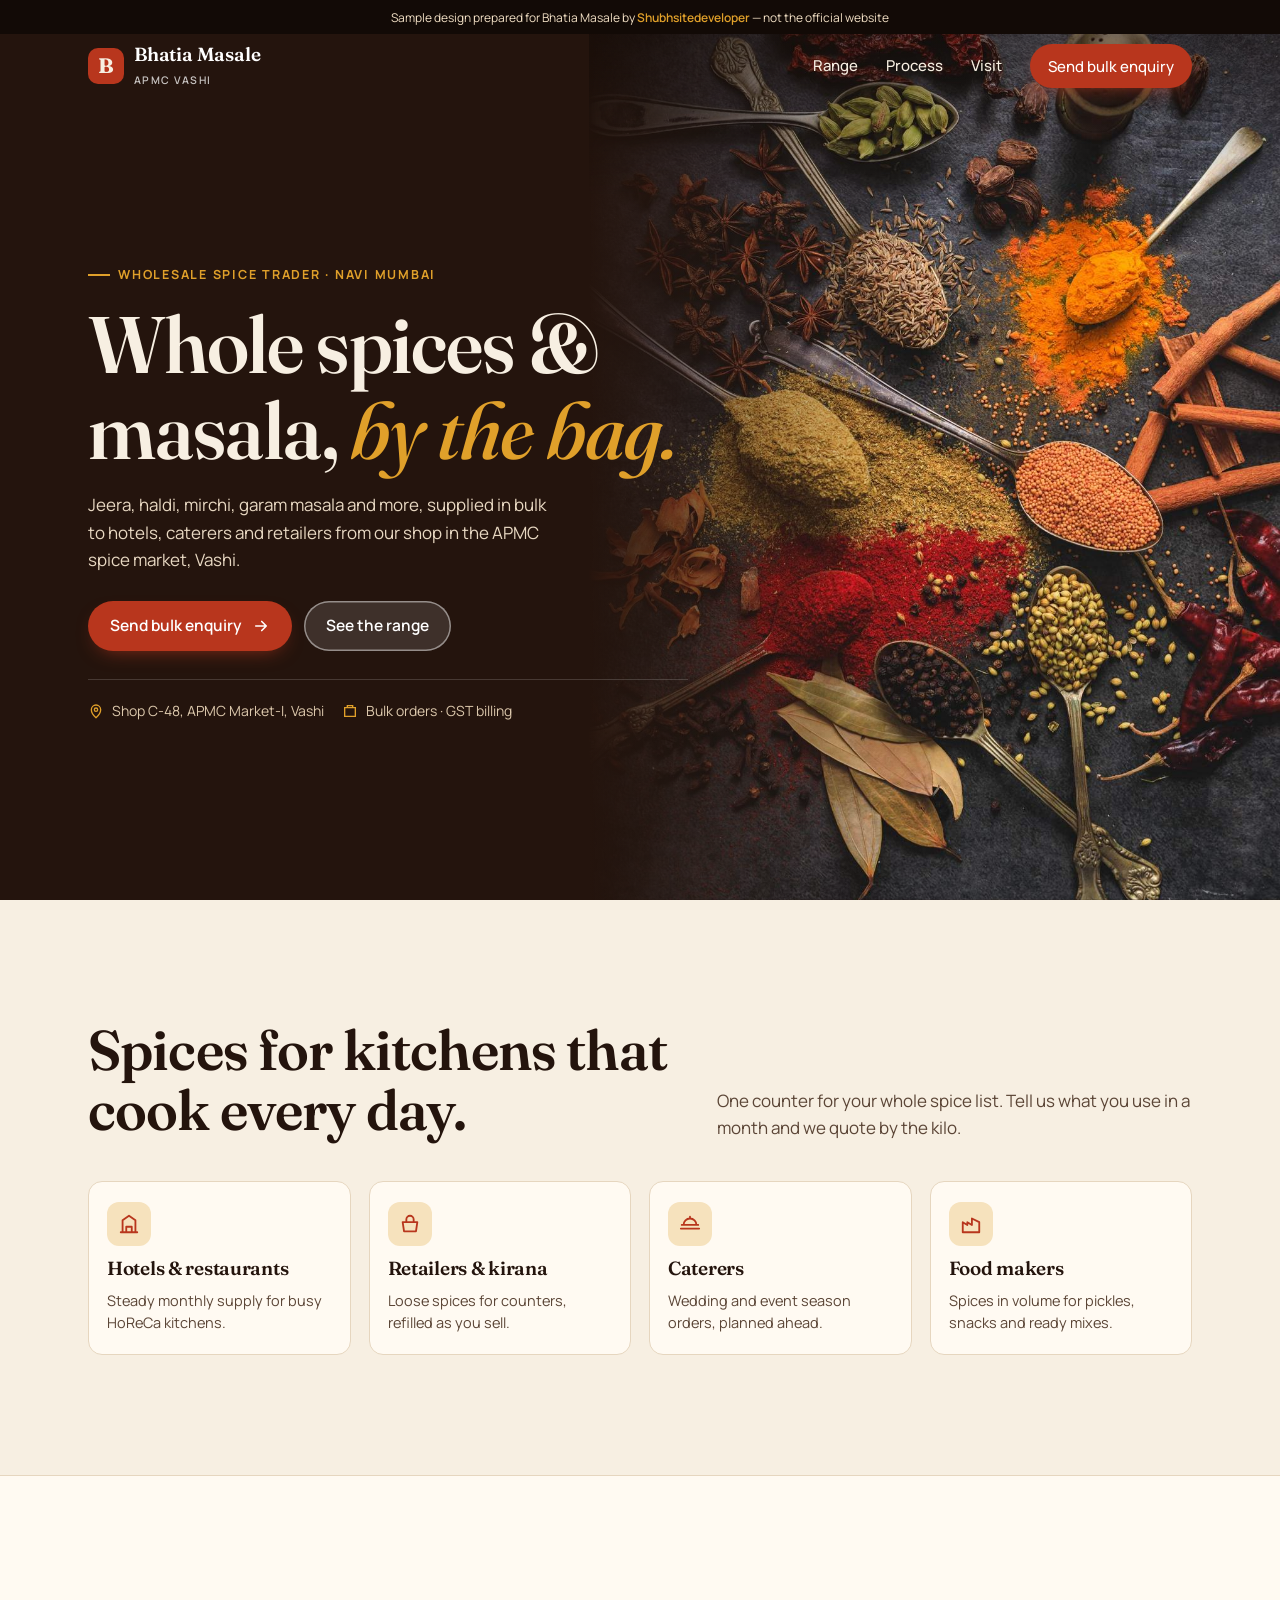
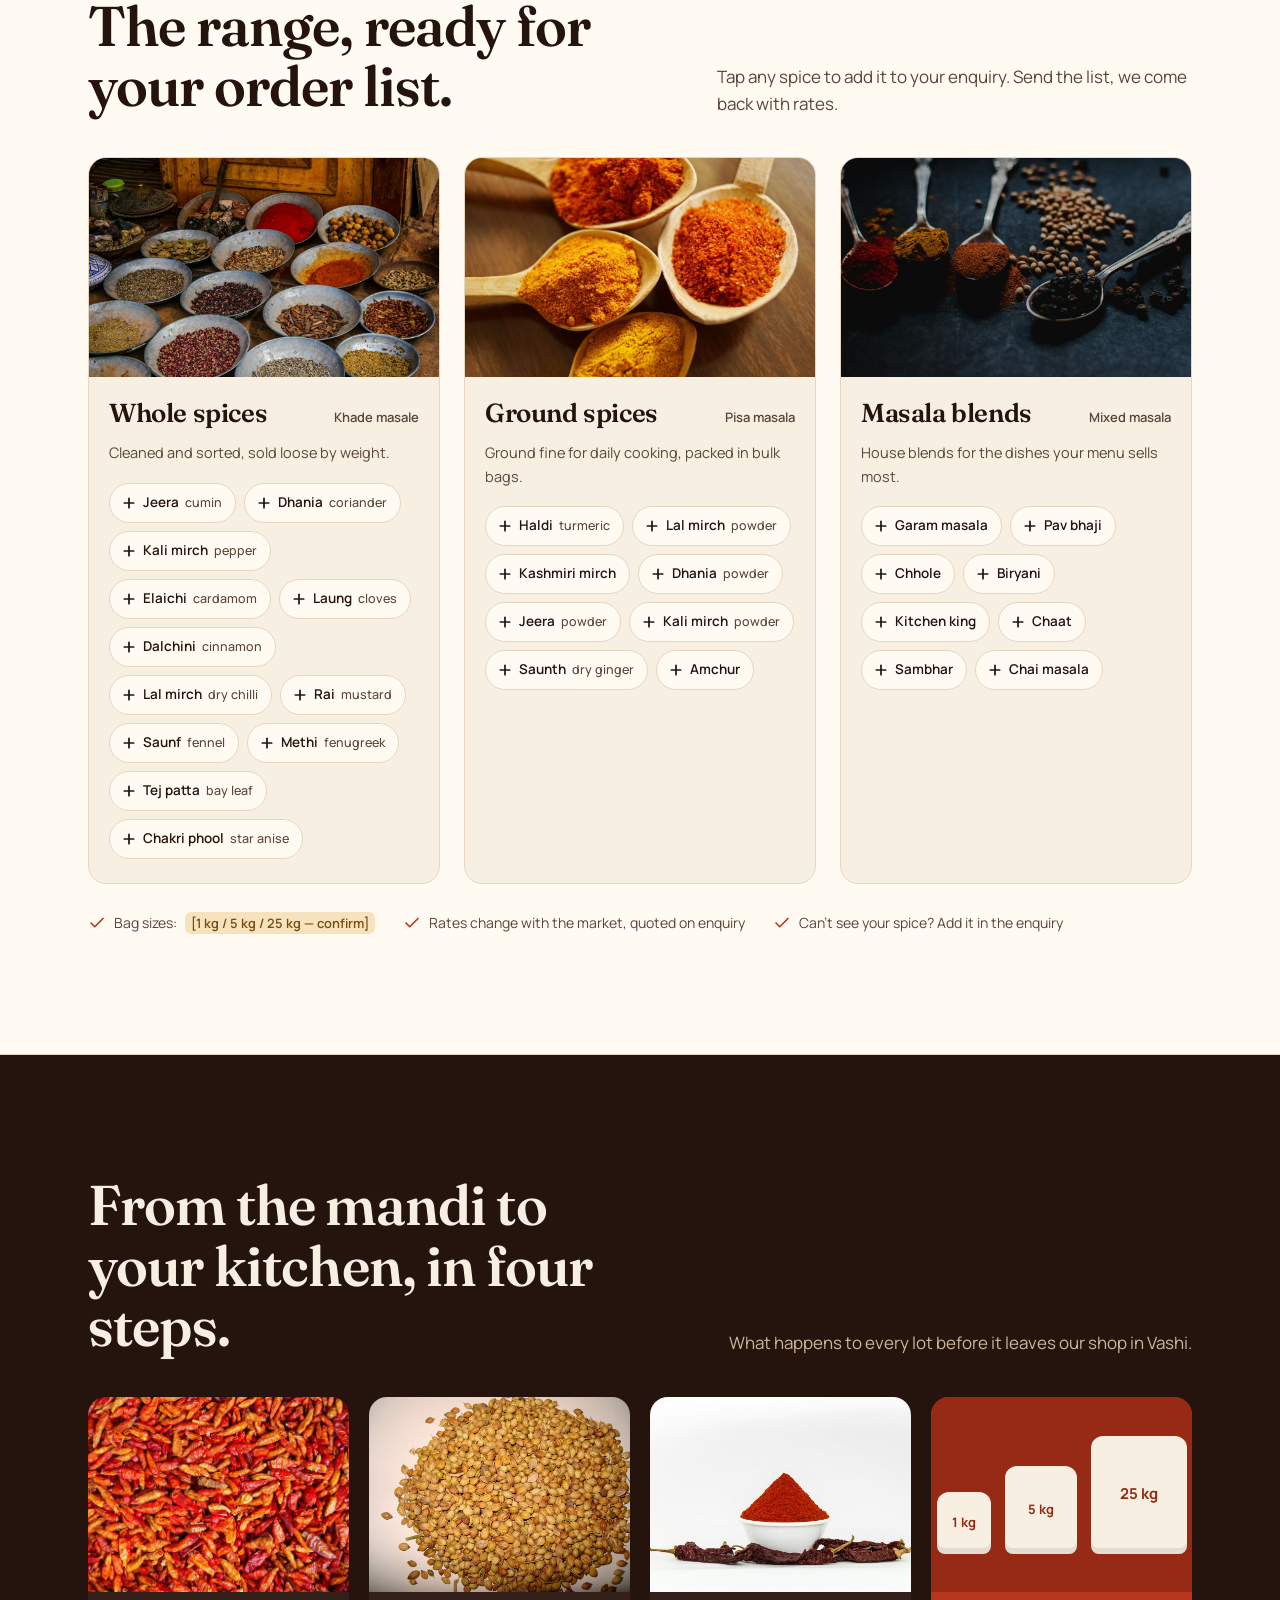
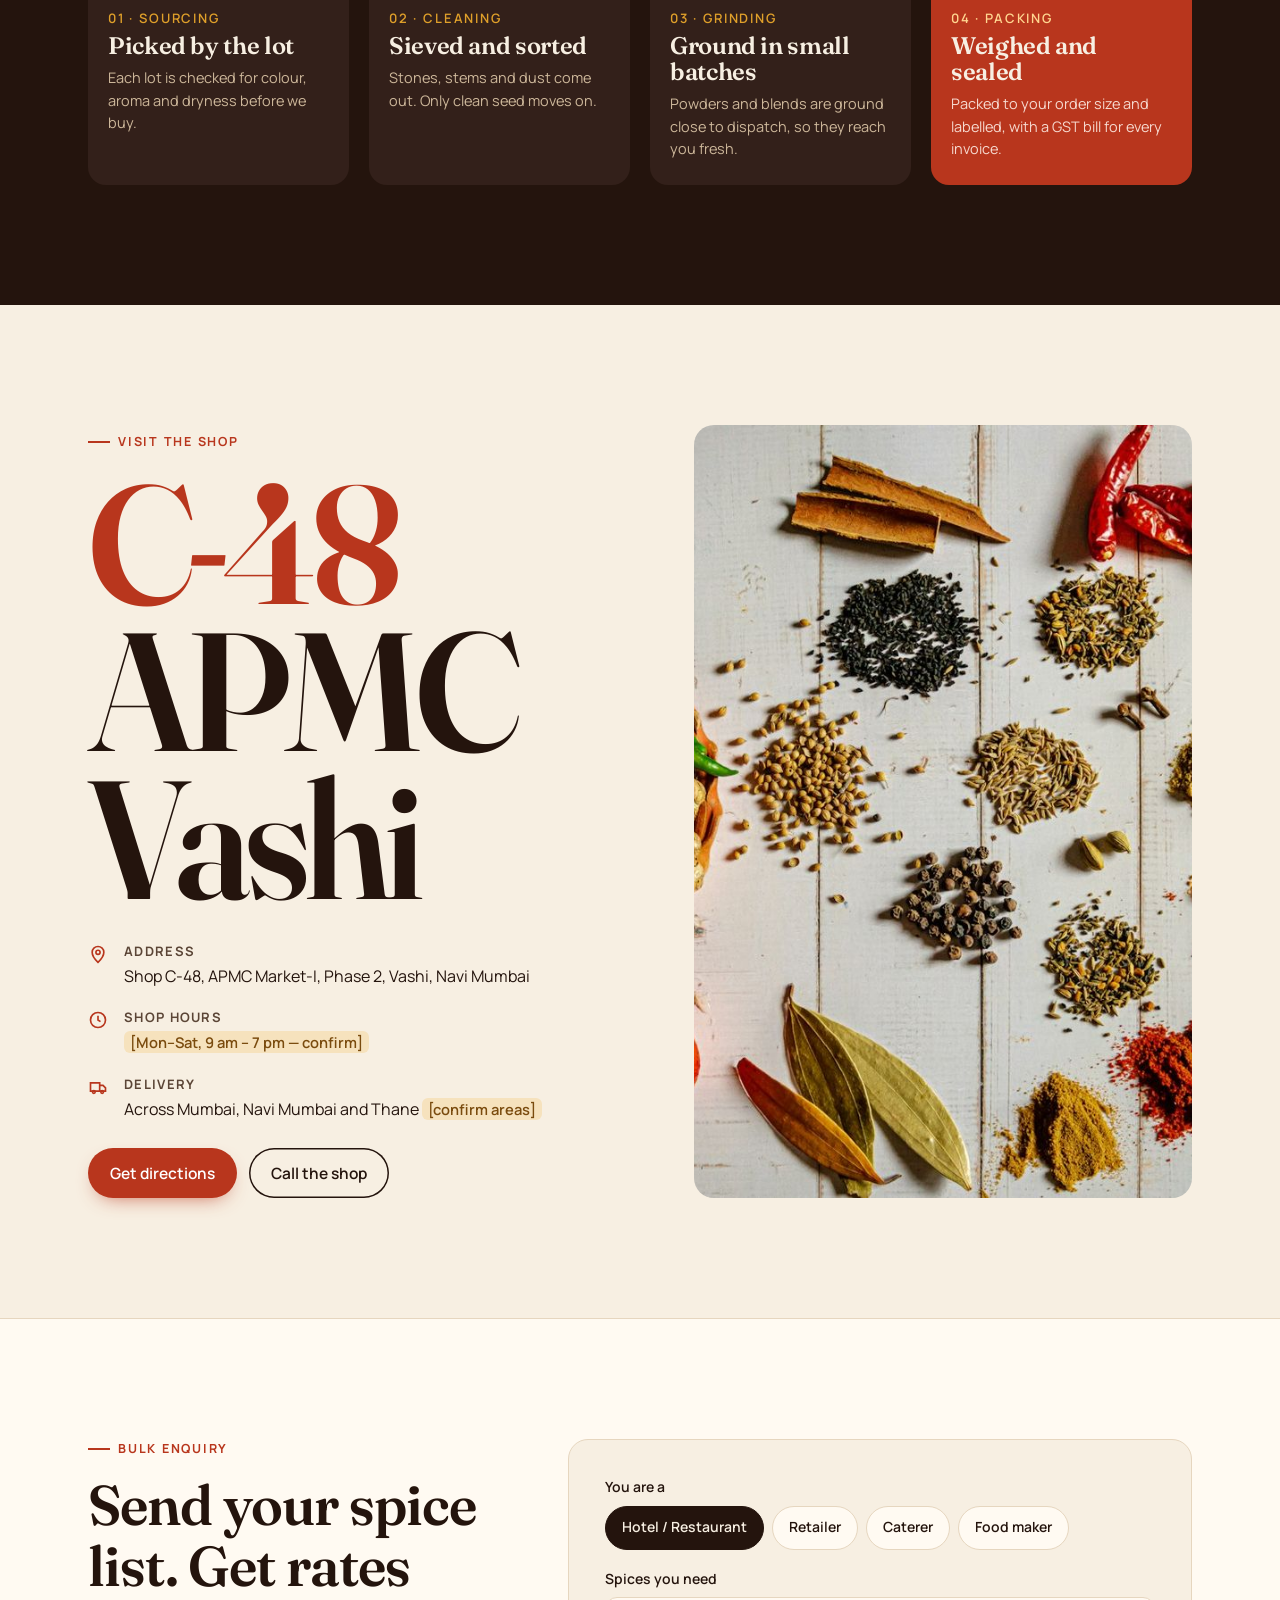
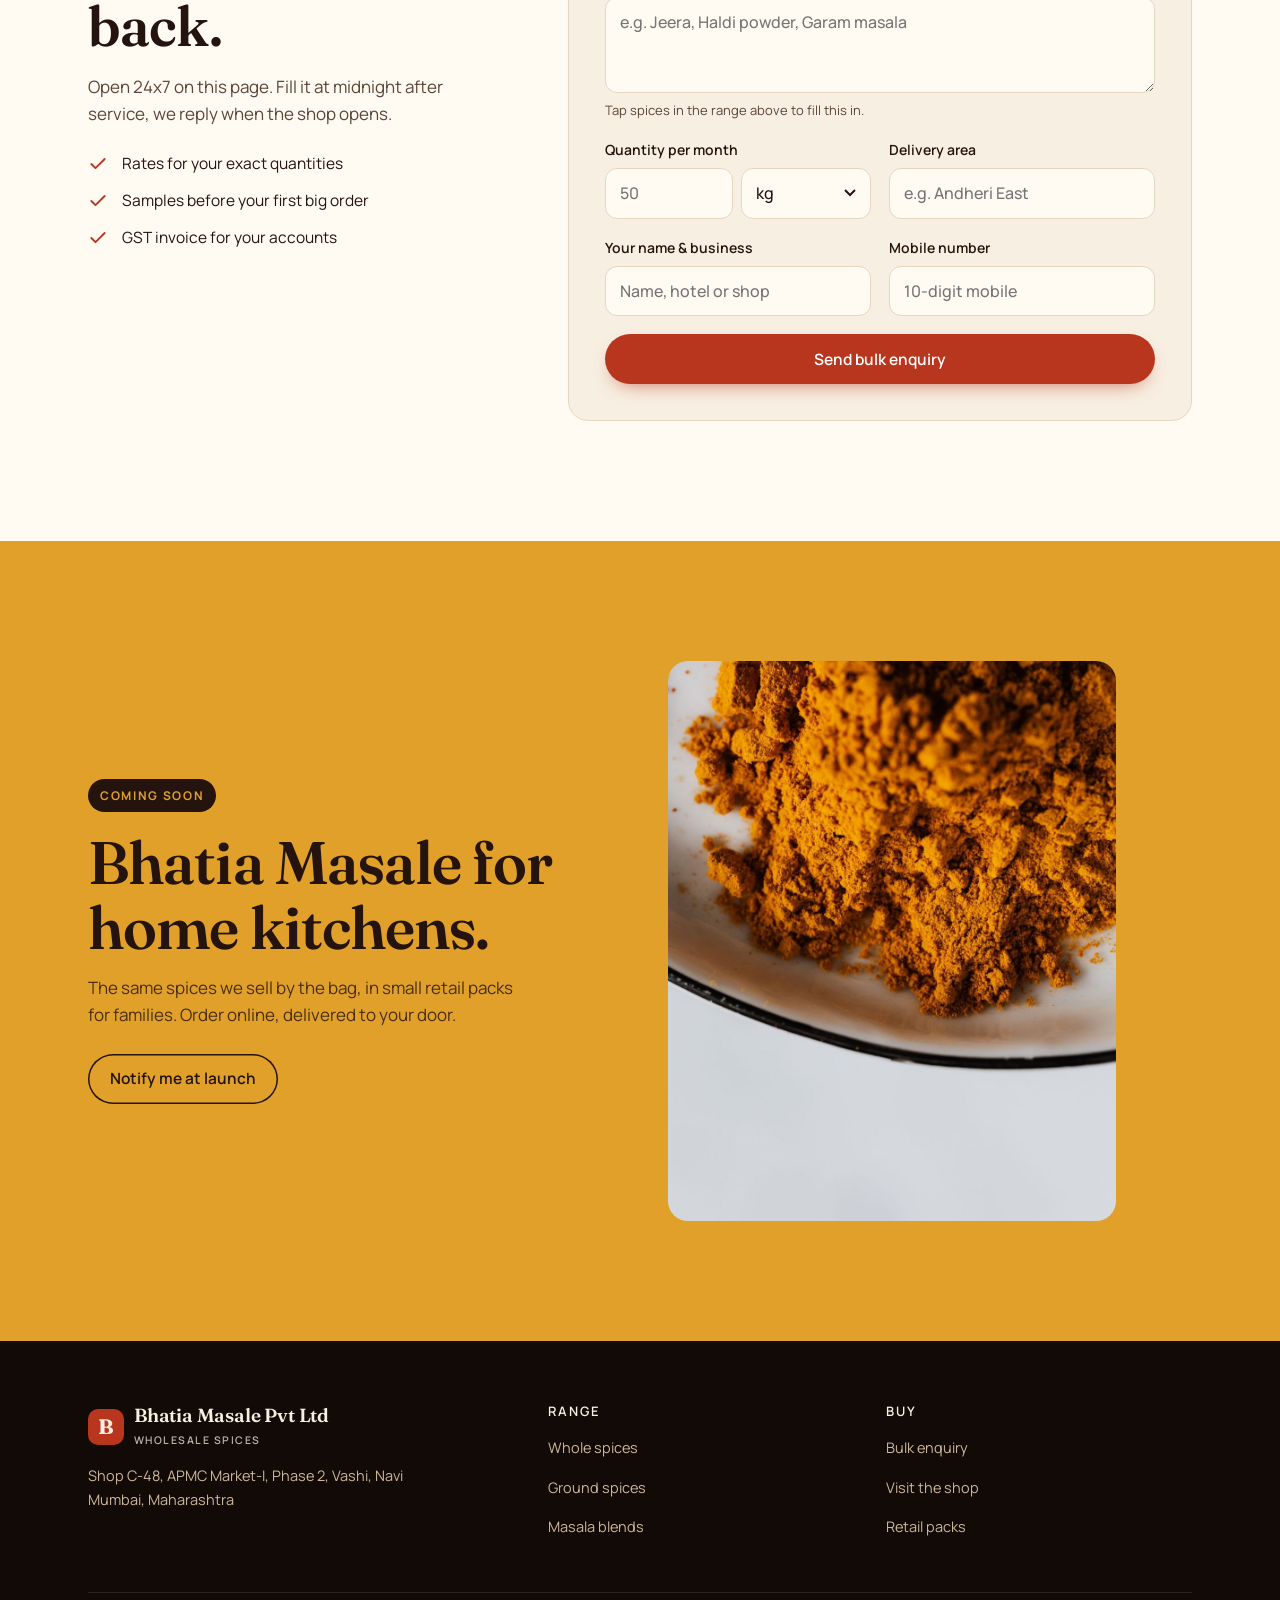
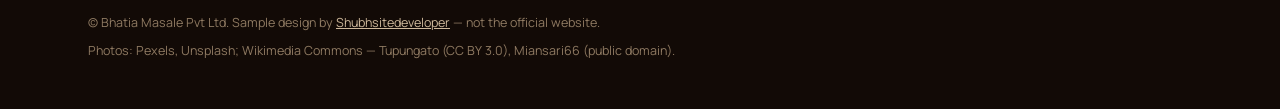
<file: demos/bhatia-masale/index.html>
<!doctype html>
<html lang="en">
<head>
<meta charset="utf-8">
<meta name="viewport" content="width=device-width, initial-scale=1, viewport-fit=cover">
<meta name="robots" content="noindex,nofollow">
<title>Bhatia Masale | Wholesale Spices, APMC Vashi</title>
<meta name="description" content="Whole spices, ground masala and blends in bulk for hotels, caterers and retailers. Shop C-48, APMC Market-I, Vashi, Navi Mumbai. Send a bulk enquiry any time.">
<meta name="theme-color" content="#24140d">
<meta property="og:title" content="Bhatia Masale | Wholesale Spices, APMC Vashi">
<meta property="og:description" content="Whole spices, ground masala and blends in bulk from APMC Vashi.">
<meta property="og:image" content="assets/hero.jpg">
<link rel="icon" href="data:image/svg+xml,%3Csvg xmlns='http://www.w3.org/2000/svg' viewBox='0 0 64 64'%3E%3Crect width='64' height='64' rx='14' fill='%23b8361d'/%3E%3Ctext x='32' y='45' font-family='Georgia,serif' font-size='38' font-weight='700' text-anchor='middle' fill='%23f7efe2'%3EB%3C/text%3E%3C/svg%3E">
<link rel="preconnect" href="https://fonts.googleapis.com">
<link rel="preconnect" href="https://fonts.gstatic.com" crossorigin>
<link href="https://fonts.googleapis.com/css2?family=Fraunces:opsz,wght@9..144,500;9..144,600;9..144,700&family=Manrope:wght@400;500;600;700&display=swap" rel="stylesheet">
<link rel="preload" as="image" href="assets/hero.jpg">
<style>
:root{
  --bg:#f7efe2; --surface:#fffaf2; --ink:#24140d; --ink-2:#5b4536; --line:#e6d6bf;
  --chilli:#b8361d; --chilli-d:#962a15; --haldi:#e0a02a; --night:#24140d; --night-2:#33201a;
  --r:14px; --gut:16px; --max:1200px;
  --ease:cubic-bezier(.2,.7,.2,1);
  --ribbon:34px;
}
*{box-sizing:border-box}
html{scroll-behavior:smooth;-webkit-text-size-adjust:100%}
body{margin:0;background:var(--bg);color:var(--ink);font:400 16px/1.6 Manrope,system-ui,sans-serif;overflow-x:hidden;-webkit-font-smoothing:antialiased}
img{display:block;max-width:100%}
a{color:inherit}
h1,h2,h3{font-family:Fraunces,Georgia,serif;font-weight:600;line-height:1.08;letter-spacing:-.015em;margin:0}
p{margin:0}
.wrap{width:100%;max-width:var(--max);margin:0 auto;padding:0 var(--gut)}
@media(min-width:768px){:root{--gut:32px}}
@media(min-width:1100px){:root{--gut:48px}}
.skip{position:absolute;left:8px;top:-60px;background:var(--ink);color:#fff;padding:10px 14px;border-radius:8px;z-index:100}
.skip:focus{top:44px}
:focus-visible{outline:3px solid var(--haldi);outline-offset:3px}

/* ribbon */
.ribbon{position:fixed;top:0;left:0;right:0;height:var(--ribbon);z-index:60;background:#120a06;color:#f1dfc4;font-size:12px;display:flex;align-items:center;justify-content:center;padding:0 12px;text-align:center;line-height:1.25}
.ribbon>span{display:block;white-space:nowrap;overflow:hidden;text-overflow:ellipsis;max-width:100%}
.rl{display:none}@media(min-width:520px){.rl{display:inline}}
@media(max-width:519px){:root{--ribbon:40px}.ribbon{font-size:11.5px}.ribbon>span{white-space:normal;overflow:visible}}
.ribbon a{color:var(--haldi);font-weight:600;text-decoration:none;white-space:nowrap}
.ribbon a:hover{text-decoration:underline}

/* nav */
.nav{position:fixed;top:var(--ribbon);left:0;right:0;z-index:50;transition:background .3s,box-shadow .3s}
.nav .wrap{display:flex;align-items:center;justify-content:space-between;height:64px}
.nav.solid{background:rgba(247,239,226,.94);backdrop-filter:blur(10px);-webkit-backdrop-filter:blur(10px);box-shadow:0 1px 0 var(--line)}
.brand{display:flex;align-items:center;gap:10px;text-decoration:none;color:#fff}
.nav.solid .brand{color:var(--ink)}
.mark{width:36px;height:36px;border-radius:10px;background:var(--chilli);color:#f7efe2;display:grid;place-items:center;font:700 21px/1 Fraunces,serif}
.brand b{font:600 19px/1 Fraunces,serif;letter-spacing:-.01em}
.brand small{display:block;font-size:10.5px;letter-spacing:.14em;text-transform:uppercase;opacity:.75;margin-top:3px;font-weight:600}
.links{display:none;gap:28px;align-items:center}
.links a{text-decoration:none;color:#f7efe2;font-weight:500;font-size:15px;position:relative}
.nav.solid .links a{color:var(--ink)}
.links a:not(.btn)::after{content:"";position:absolute;left:0;right:0;bottom:-4px;height:2px;background:currentColor;transform:scaleX(0);transform-origin:left;transition:transform .3s var(--ease)}
.links a:not(.btn):hover::after{transform:scaleX(1)}
.nav .links .btn{color:#fff}
@media(min-width:900px){.links{display:flex}}
.menu-btn{width:44px;height:44px;border:0;border-radius:10px;background:rgba(255,255,255,.14);color:#fff;display:grid;place-items:center;cursor:pointer}
.nav.solid .menu-btn{background:#efe2cd;color:var(--ink)}
@media(min-width:900px){.menu-btn{display:none}}
.drawer{position:fixed;inset:var(--ribbon) 0 0 0;background:var(--night);z-index:55;padding:84px var(--gut) 32px;display:flex;flex-direction:column;gap:6px;transform:translateY(-8px);opacity:0;pointer-events:none;transition:opacity .25s,transform .25s var(--ease)}
.drawer.open{opacity:1;transform:none;pointer-events:auto}
.drawer a{color:#f7efe2;text-decoration:none;font:600 30px/1.2 Fraunces,serif;padding:10px 0;border-bottom:1px solid rgba(255,255,255,.08)}
.drawer .close{position:absolute;top:10px;right:var(--gut);width:44px;height:44px;border:0;border-radius:10px;background:rgba(255,255,255,.1);color:#fff;font-size:24px;cursor:pointer}

/* buttons */
.btn{display:inline-flex;align-items:center;justify-content:center;gap:10px;min-height:50px;padding:0 22px;border-radius:999px;font:600 15.5px/1 Manrope,sans-serif;text-decoration:none;border:0;cursor:pointer;transition:transform .2s var(--ease),background .2s,box-shadow .2s;white-space:nowrap}
.btn:hover{transform:translateY(-2px)}
.btn:active{transform:translateY(0) scale(.97)}
.btn-primary{background:var(--chilli);color:#fff;box-shadow:0 8px 20px -10px rgba(184,54,29,.8)}
.btn-primary:hover{background:var(--chilli-d)}
.btn-ghost{background:rgba(255,255,255,.12);color:#fff;box-shadow:inset 0 0 0 1.5px rgba(255,255,255,.45)}
.btn-ghost:hover{background:rgba(255,255,255,.2)}
.btn-line{background:transparent;color:var(--ink);box-shadow:inset 0 0 0 1.5px var(--ink)}
.btn-line:hover{background:var(--ink);color:var(--bg)}
.btn-sm{min-height:44px;padding:0 18px;font-size:14.5px}
.btn svg{flex:none}

/* hero */
.hero{position:relative;min-height:100svh;display:flex;align-items:flex-end;color:#f7efe2;background:var(--night);overflow:hidden}
.hero-img{position:absolute;inset:0}
.hero-img img{width:100%;height:100%;object-fit:cover;object-position:50% 40%}
.hero-img::after{content:"";position:absolute;inset:0;background:linear-gradient(180deg,rgba(18,10,6,.55) 0%,rgba(18,10,6,.3) 22%,rgba(18,10,6,.72) 42%,rgba(18,10,6,.96) 82%)}
.hero .wrap{position:relative;padding-top:calc(var(--ribbon) + 110px);padding-bottom:40px}
.eyebrow{display:inline-flex;align-items:center;gap:8px;font-size:12.5px;font-weight:700;letter-spacing:.14em;text-transform:uppercase;color:var(--haldi)}
.eyebrow::before{content:"";width:22px;height:2px;background:currentColor}
.hero h1{font-size:clamp(40px,10.5vw,84px);margin:16px 0 18px;max-width:12ch}
.hero h1 em{font-style:italic;color:var(--haldi);font-weight:500}
.hero .lede{font-size:17px;color:#e8d8c2;max-width:46ch}
.hero-actions{display:flex;flex-direction:column;gap:12px;margin-top:28px}
.hero-meta{display:flex;flex-wrap:wrap;gap:8px 18px;margin-top:28px;padding-top:20px;border-top:1px solid rgba(255,255,255,.16);font-size:14px;color:#dcc8ac}
.hero-meta span{display:inline-flex;align-items:center;gap:8px}
.hero-meta svg{color:var(--haldi)}
@media(min-width:600px){.hero-actions{flex-direction:row}}
@media(min-width:1000px){
  .hero{align-items:center}
  .hero-img{left:46%}
  .hero-img::after{background:linear-gradient(180deg,rgba(18,10,6,.7) 0%,rgba(18,10,6,0) 22%),linear-gradient(90deg,var(--night) 0%,rgba(36,20,13,.4) 22%,rgba(36,20,13,0) 50%)}
  .hero h1{max-width:15ch;font-size:80px}
  .hero .wrap{padding-bottom:64px}
  .hero-copy{max-width:600px}
}
[data-enter]>*{animation:rise .9s var(--ease) both}
[data-enter]>*:nth-child(2){animation-delay:.08s}[data-enter]>*:nth-child(3){animation-delay:.16s}[data-enter]>*:nth-child(4){animation-delay:.24s}[data-enter]>*:nth-child(5){animation-delay:.32s}
@keyframes rise{from{opacity:0;transform:translateY(18px)}to{opacity:1;transform:none}}
.hero-img img{animation:settle 1.6s var(--ease) both}
@keyframes settle{from{transform:scale(1.06)}to{transform:none}}

/* sections */
section{scroll-margin-top:100px}
.sec{padding:84px 0}
@media(min-width:1000px){.sec{padding:120px 0}}
.sec-head{display:grid;gap:14px;margin-bottom:40px}
.sec-head h2{font-size:clamp(32px,7.4vw,56px);max-width:16ch}
.sec-head p{color:var(--ink-2);max-width:56ch;font-size:17px}
@media(min-width:1000px){.sec-head{grid-template-columns:1.1fr .9fr;align-items:end;gap:48px}.sec-head p{justify-self:end}}

/* buyers */
.buyers{display:grid;grid-template-columns:1fr 1fr;gap:12px}
@media(min-width:900px){.buyers{grid-template-columns:repeat(4,1fr);gap:18px}}
.buyer{background:var(--surface);border:1px solid var(--line);border-radius:var(--r);padding:20px 18px;display:flex;flex-direction:column;gap:12px;transition:transform .25s var(--ease),box-shadow .25s}
.buyer:hover{transform:translateY(-2px);box-shadow:0 14px 30px -20px rgba(36,20,13,.5)}
.buyer .ic{width:44px;height:44px;border-radius:12px;display:grid;place-items:center;background:#f6e2bd;color:var(--chilli)}
.buyer h3{font-size:19px}
.buyer p{font-size:14.5px;color:var(--ink-2);line-height:1.5}

/* catalog */
.catalog{background:var(--surface);border-top:1px solid var(--line);border-bottom:1px solid var(--line)}
.groups{display:grid;gap:20px}
@media(min-width:1000px){.groups{grid-template-columns:repeat(3,1fr);gap:24px}}
.group{background:var(--bg);border-radius:18px;overflow:hidden;border:1px solid var(--line);display:flex;flex-direction:column}
.group-img{aspect-ratio:16/10;overflow:hidden}
.group-img img{width:100%;height:100%;object-fit:cover;transition:transform .6s var(--ease)}
.group:hover .group-img img{transform:scale(1.03)}
.group-body{padding:22px 20px 24px;display:flex;flex-direction:column;gap:14px;flex:1}
.group-top{display:flex;justify-content:space-between;align-items:baseline;gap:12px}
.group h3{font-size:26px}
.count{font-size:13px;color:var(--ink-2);font-weight:600;white-space:nowrap}
.group-body>p{font-size:14.5px;color:var(--ink-2)}
.chips{display:flex;flex-wrap:wrap;gap:8px;margin-top:4px}
.chip{display:inline-flex;align-items:center;gap:6px;min-height:40px;padding:0 13px 0 11px;border-radius:999px;border:1.5px solid var(--line);background:var(--surface);font:600 13.5px/1.1 Manrope,sans-serif;color:var(--ink);cursor:pointer;transition:background .2s,border-color .2s,color .2s,transform .15s}
.chip small{font-weight:500;color:var(--ink-2);font-size:12.5px}
.chip:hover{border-color:var(--chilli)}
.chip:active{transform:scale(.96)}
.chip .plus{width:16px;height:16px;flex:none;transition:transform .25s var(--ease)}
.chip[aria-pressed="true"]{background:var(--chilli);border-color:var(--chilli);color:#fff}
.chip[aria-pressed="true"] small{color:#f6d9cf}
.chip[aria-pressed="true"] .plus{transform:rotate(45deg)}
.cat-note{margin-top:28px;display:flex;flex-wrap:wrap;gap:10px 28px;font-size:14px;color:var(--ink-2)}
.cat-note span{display:inline-flex;gap:8px;align-items:center}
.cat-note svg{color:var(--chilli);flex:none}
.ph{background:#f6e2bd;color:#7a4b0e;border-radius:6px;padding:1px 6px;font-weight:600;font-size:.92em}

/* tray */
.tray{position:fixed;left:50%;bottom:82px;transform:translate(-50%,24px);opacity:0;visibility:hidden;pointer-events:none;z-index:45;background:var(--night);color:#f7efe2;border-radius:999px;padding:6px 6px 6px 20px;display:flex;align-items:center;gap:14px;box-shadow:0 18px 40px -16px rgba(0,0,0,.6);transition:transform .35s var(--ease),opacity .25s,visibility .25s;width:max-content;max-width:calc(100% - 32px)}
.tray.show{transform:translate(-50%,0);opacity:1;visibility:visible;pointer-events:auto}
.tray b{color:var(--haldi)}
.tray span{font-size:14.5px;white-space:nowrap}
@media(min-width:900px){.tray{bottom:28px}}

/* process */
.process{background:var(--night);color:#f7efe2}
.process .sec-head p{color:#cdb79a}
.steps{display:grid;gap:16px}
@media(min-width:700px){.steps{grid-template-columns:1fr 1fr}}
@media(min-width:1100px){.steps{grid-template-columns:repeat(4,1fr);gap:20px}}
.step{background:var(--night-2);border-radius:18px;overflow:hidden;display:flex;flex-direction:column}
.step-img{aspect-ratio:4/3;overflow:hidden}
.step-img img{width:100%;height:100%;object-fit:cover;transition:transform .6s var(--ease)}
.step:hover .step-img img{transform:scale(1.03)}
.step-body{padding:20px 20px 24px;display:grid;gap:8px}
.step-no{font:600 13px/1 Manrope,sans-serif;letter-spacing:.14em;color:var(--haldi)}
.step h3{font-size:24px}
.step p{font-size:14.5px;color:#cdb79a;line-height:1.55}
.step.pack{background:var(--chilli)}
.step.pack .step-img{display:grid;place-items:center;background:var(--chilli-d)}
.step.pack p{color:#f6d9cf}
.step.pack .step-no{color:#ffd690}
.sacks{display:flex;gap:14px;align-items:flex-end}
.sacks span{display:grid;place-items:center;background:#f7efe2;color:var(--chilli-d);font:700 13px/1.1 Manrope,sans-serif;border-radius:12px 12px 8px 8px;box-shadow:inset 0 -6px 0 rgba(0,0,0,.08)}
.sacks span:nth-child(1){width:54px;height:62px}
.sacks span:nth-child(2){width:72px;height:88px}
.sacks span:nth-child(3){width:96px;height:118px;font-size:15px}

/* visit */
.visit-grid{display:grid;gap:28px}
@media(min-width:1000px){.visit-grid{grid-template-columns:1.05fr .95fr;gap:56px;align-items:stretch}}
.big-type{font:600 clamp(64px,19vw,168px)/.88 Fraunces,serif;letter-spacing:-.04em;color:var(--chilli)}
.big-type span{display:block;color:var(--ink)}
.visit-card{margin-top:28px;display:grid;gap:18px;font-size:16px}
.visit-row{display:grid;grid-template-columns:24px 1fr;gap:12px;align-items:start}
.visit-row svg{color:var(--chilli);margin-top:3px}
.visit-row b{display:block;font-size:13px;letter-spacing:.1em;text-transform:uppercase;color:var(--ink-2);margin-bottom:2px}
.visit-actions{display:flex;flex-wrap:wrap;gap:12px;margin-top:8px}
.visit-photo{border-radius:20px;overflow:hidden;aspect-ratio:4/3}
@media(min-width:1000px){.visit-photo{aspect-ratio:auto;min-height:320px}}
.visit-photo img{width:100%;height:100%;object-fit:cover;transition:transform .6s var(--ease)}
.visit-photo:hover img{transform:scale(1.03)}

/* enquiry */
.enquiry{background:var(--surface);border-top:1px solid var(--line)}
.enq-grid{display:grid;gap:32px}
@media(min-width:1000px){.enq-grid{grid-template-columns:.8fr 1.2fr;gap:64px}}
.enq-aside{display:grid;gap:16px;align-content:start}
.enq-aside h2{font-size:clamp(32px,7.4vw,56px)}
.enq-aside p{color:var(--ink-2);font-size:17px}
.perks{list-style:none;padding:0;margin:8px 0 0;display:grid;gap:12px}
.perks li{display:grid;grid-template-columns:24px 1fr;gap:10px;font-size:15.5px}
.perks svg{color:var(--chilli);margin-top:3px}
form{background:var(--bg);border:1px solid var(--line);border-radius:20px;padding:24px 18px;display:grid;gap:18px}
@media(min-width:700px){form{padding:36px;grid-template-columns:1fr 1fr}.full{grid-column:1/-1}}
.field{display:grid;gap:7px}
label,.legend{font-size:14px;font-weight:600}
input,select,textarea{width:100%;font:500 16px/1.4 Manrope,sans-serif;color:var(--ink);background:var(--surface);border:1.5px solid var(--line);border-radius:12px;padding:13px 14px;min-height:50px;transition:border-color .2s,box-shadow .2s;-webkit-appearance:none;appearance:none}
select{background-image:url("data:image/svg+xml,%3Csvg xmlns='http://www.w3.org/2000/svg' width='12' height='8' fill='none' stroke='%2324140d' stroke-width='2'%3E%3Cpath d='M1 1l5 5 5-5'/%3E%3C/svg%3E");background-repeat:no-repeat;background-position:right 14px center;padding-right:38px}
textarea{min-height:96px;resize:vertical}
input:focus,select:focus,textarea:focus{outline:none;border-color:var(--chilli);box-shadow:0 0 0 3px rgba(184,54,29,.15)}
.seg{display:flex;flex-wrap:wrap;gap:8px}
.seg label{position:relative}
.seg input{position:absolute;opacity:0;width:1px;height:1px;min-height:0}
.seg span{display:inline-flex;align-items:center;min-height:44px;padding:0 16px;border-radius:999px;border:1.5px solid var(--line);background:var(--surface);font-weight:600;font-size:14px;cursor:pointer;transition:all .2s}
.seg input:checked+span{background:var(--ink);color:var(--bg);border-color:var(--ink)}
.seg input:focus-visible+span{outline:3px solid var(--haldi);outline-offset:2px}
.qty{display:grid;grid-template-columns:1fr 130px;gap:8px}
.hint{font-size:13px;color:var(--ink-2)}
.err{font-size:13px;color:var(--chilli);font-weight:600;display:none}
.field.bad .err{display:block}
.field.bad input,.field.bad textarea{border-color:var(--chilli)}
form .btn{width:100%}
.thanks{display:none;background:var(--night);color:#f7efe2;border-radius:20px;padding:36px 24px;gap:14px;align-content:start}
.thanks.show{display:grid}
.thanks h3{font-size:30px}
.thanks p{color:#cdb79a}
.thanks .tick{width:56px;height:56px;border-radius:50%;background:var(--haldi);color:var(--night);display:grid;place-items:center}

/* retail teaser */
.retail{background:var(--haldi);color:var(--night);overflow:hidden}
.retail-grid{display:grid;gap:28px;align-items:center}
@media(min-width:900px){.retail-grid{grid-template-columns:1fr 1fr;gap:56px}}
.retail h2{font-size:clamp(32px,7.4vw,60px);max-width:13ch}
.retail p{font-size:17px;max-width:44ch;margin-top:14px;color:#4a2e14}
.retail .btn{margin-top:26px}
.retail-photo{border-radius:20px;overflow:hidden;aspect-ratio:1/1;max-height:560px}
@media(min-width:900px){.retail-photo{aspect-ratio:4/5}}
.retail-photo img{width:100%;height:100%;object-fit:cover;transition:transform .6s var(--ease)}
.retail-photo:hover img{transform:scale(1.03)}
.badge{display:inline-block;background:var(--night);color:var(--haldi);font-size:12px;font-weight:700;letter-spacing:.14em;text-transform:uppercase;padding:7px 12px;border-radius:999px;margin-bottom:18px}

/* footer */
footer{background:#120a06;color:#cdb79a;padding:64px 0 120px;font-size:14.5px}
@media(min-width:900px){footer{padding-bottom:48px}}
.foot-grid{display:grid;gap:32px}
@media(min-width:800px){.foot-grid{grid-template-columns:1.4fr 1fr 1fr}}
footer .brand{color:#f7efe2}
footer h4{margin:0 0 12px;color:#f7efe2;font:600 13px/1 Manrope,sans-serif;letter-spacing:.14em;text-transform:uppercase}
footer ul{list-style:none;margin:0;padding:0;display:grid;gap:4px}
footer ul a{text-decoration:none;display:inline-block;padding:6px 0}
footer ul a:hover{color:#fff;text-decoration:underline}
.foot-base{margin-top:48px;padding-top:20px;border-top:1px solid rgba(255,255,255,.1);display:grid;gap:8px;font-size:12.5px;color:#8f7a62}
.foot-base a{color:#cdb79a}

/* mobile bar */
.mbar{position:fixed;left:0;right:0;bottom:0;z-index:40;display:grid;grid-template-columns:1fr 1fr;gap:8px;padding:10px 12px calc(10px + env(safe-area-inset-bottom));background:rgba(247,239,226,.96);backdrop-filter:blur(10px);-webkit-backdrop-filter:blur(10px);border-top:1px solid var(--line);transform:translateY(110%);transition:transform .3s var(--ease)}
.mbar.show{transform:none}
.mbar .btn{min-height:48px;padding:0 12px}
.btn-wa{background:#1f7a4d;color:#fff}
.btn-wa:hover{background:#17623d}
@media(min-width:900px){.mbar{display:none}}

/* modal */
.modal{position:fixed;inset:0;z-index:80;display:none;align-items:flex-end;justify-content:center;background:rgba(18,10,6,.55);padding:16px}
.modal.open{display:flex}
@media(min-width:700px){.modal{align-items:center}}
.modal-box{background:var(--surface);border-radius:20px;padding:28px 24px 24px;max-width:420px;width:100%;display:grid;gap:12px;animation:rise .35s var(--ease)}
.modal-box h3{font-size:24px}
.modal-box p{color:var(--ink-2);font-size:15px}
.modal-box .btn{margin-top:6px}

@media (prefers-reduced-motion:reduce){*,*::before,*::after{animation:none!important;transition:none!important;scroll-behavior:auto!important}}
</style>
</head>
<body>
<a class="skip" href="#main">Skip to content</a>

<div class="ribbon"><span>Sample design<span class="rl"> prepared</span> for Bhatia Masale by <a href="https://shubhsitedeveloper.github.io/" target="_blank" rel="noopener">Shubhsitedeveloper</a> — not the official website</span></div>

<header class="nav" id="nav">
  <div class="wrap">
    <a class="brand" href="#top" aria-label="Bhatia Masale, home">
      <span class="mark" aria-hidden="true">B</span>
      <span><b>Bhatia Masale</b><small>APMC Vashi</small></span>
    </a>
    <nav class="links" aria-label="Main">
      <a href="#range">Range</a>
      <a href="#process">Process</a>
      <a href="#visit">Visit</a>
      <a class="btn btn-primary btn-sm" href="#enquiry">Send bulk enquiry</a>
    </nav>
    <button class="menu-btn" id="menuBtn" aria-label="Open menu" aria-expanded="false" aria-controls="drawer">
      <svg width="22" height="22" viewBox="0 0 24 24" fill="none" stroke="currentColor" stroke-width="2" stroke-linecap="round"><path d="M4 7h16M4 12h16M4 17h10"/></svg>
    </button>
  </div>
</header>

<div class="drawer" id="drawer" aria-hidden="true">
  <button class="close" id="menuClose" aria-label="Close menu">&times;</button>
  <a href="#range">Our range</a>
  <a href="#buyers">Who we supply</a>
  <a href="#process">How it's made</a>
  <a href="#visit">Visit the shop</a>
  <a href="#enquiry">Bulk enquiry</a>
</div>

<main id="main">
<section class="hero" id="top">
  <div class="hero-img"><img src="assets/hero.jpg" alt="Whole and ground Indian spices laid out on a dark stone surface" fetchpriority="high"></div>
  <div class="wrap">
    <div class="hero-copy" data-enter>
      <span class="eyebrow">Wholesale spice trader · Navi Mumbai</span>
      <h1>Whole spices &amp; masala, <em>by the bag.</em></h1>
      <p class="lede">Jeera, haldi, mirchi, garam masala and more, supplied in bulk to hotels, caterers and retailers from our shop in the APMC spice market, Vashi.</p>
      <div class="hero-actions">
        <a class="btn btn-primary" href="#enquiry">Send bulk enquiry
          <svg width="18" height="18" viewBox="0 0 24 24" fill="none" stroke="currentColor" stroke-width="2.2" stroke-linecap="round" stroke-linejoin="round"><path d="M5 12h14M13 6l6 6-6 6"/></svg></a>
        <a class="btn btn-ghost" href="#range">See the range</a>
      </div>
      <div class="hero-meta">
        <span><svg width="16" height="16" viewBox="0 0 24 24" fill="none" stroke="currentColor" stroke-width="2"><path d="M12 22s7-6.3 7-12a7 7 0 10-14 0c0 5.7 7 12 7 12z"/><circle cx="12" cy="10" r="2.5"/></svg>Shop C-48, APMC Market-I, Vashi</span>
        <span><svg width="16" height="16" viewBox="0 0 24 24" fill="none" stroke="currentColor" stroke-width="2"><path d="M4 7h16v13H4zM8 7V4h8v3"/></svg>Bulk orders · GST billing</span>
      </div>
    </div>
  </div>
</section>

<section class="sec" id="buyers">
  <div class="wrap">
    <div class="sec-head">
      <h2>Spices for kitchens that cook every day.</h2>
      <p>One counter for your whole spice list. Tell us what you use in a month and we quote by the kilo.</p>
    </div>
    <div class="buyers">
      <div class="buyer">
        <span class="ic"><svg width="22" height="22" viewBox="0 0 24 24" fill="none" stroke="currentColor" stroke-width="2" stroke-linecap="round" stroke-linejoin="round"><path d="M3 21h18M5 21V8l7-5 7 5v13M9 21v-6h6v6"/></svg></span>
        <h3>Hotels &amp; restaurants</h3>
        <p>Steady monthly supply for busy HoReCa kitchens.</p>
      </div>
      <div class="buyer">
        <span class="ic"><svg width="22" height="22" viewBox="0 0 24 24" fill="none" stroke="currentColor" stroke-width="2" stroke-linecap="round" stroke-linejoin="round"><path d="M4 10h16l-1.5 10h-13zM8 10V7a4 4 0 018 0v3"/></svg></span>
        <h3>Retailers &amp; kirana</h3>
        <p>Loose spices for counters, refilled as you sell.</p>
      </div>
      <div class="buyer">
        <span class="ic"><svg width="22" height="22" viewBox="0 0 24 24" fill="none" stroke="currentColor" stroke-width="2" stroke-linecap="round" stroke-linejoin="round"><path d="M3 13h18M5 13a7 7 0 0114 0M12 6V4M2 17h20"/></svg></span>
        <h3>Caterers</h3>
        <p>Wedding and event season orders, planned ahead.</p>
      </div>
      <div class="buyer">
        <span class="ic"><svg width="22" height="22" viewBox="0 0 24 24" fill="none" stroke="currentColor" stroke-width="2" stroke-linecap="round" stroke-linejoin="round"><path d="M3 21V10l5 3V10l5 3V6l8 4v11z"/></svg></span>
        <h3>Food makers</h3>
        <p>Spices in volume for pickles, snacks and ready mixes.</p>
      </div>
    </div>
  </div>
</section>

<section class="sec catalog" id="range">
  <div class="wrap">
    <div class="sec-head">
      <h2>The range, ready for your order list.</h2>
      <p>Tap any spice to add it to your enquiry. Send the list, we come back with rates.</p>
    </div>
    <div class="groups">
      <article class="group">
        <div class="group-img"><img src="assets/whole-spices.jpg" alt="Bowls of whole spices: seeds, pods and dried chillies" loading="lazy"></div>
        <div class="group-body">
          <div class="group-top"><h3>Whole spices</h3><span class="count">Khade masale</span></div>
          <p>Cleaned and sorted, sold loose by weight.</p>
          <div class="chips" data-group="Whole">
            <button class="chip" type="button" aria-pressed="false" data-item="Cumin (Jeera)">Jeera <small>cumin</small></button>
            <button class="chip" type="button" aria-pressed="false" data-item="Coriander seeds (Dhania)">Dhania <small>coriander</small></button>
            <button class="chip" type="button" aria-pressed="false" data-item="Black pepper (Kali mirch)">Kali mirch <small>pepper</small></button>
            <button class="chip" type="button" aria-pressed="false" data-item="Green cardamom (Elaichi)">Elaichi <small>cardamom</small></button>
            <button class="chip" type="button" aria-pressed="false" data-item="Cloves (Laung)">Laung <small>cloves</small></button>
            <button class="chip" type="button" aria-pressed="false" data-item="Cinnamon (Dalchini)">Dalchini <small>cinnamon</small></button>
            <button class="chip" type="button" aria-pressed="false" data-item="Dry red chilli (Sukhi lal mirch)">Lal mirch <small>dry chilli</small></button>
            <button class="chip" type="button" aria-pressed="false" data-item="Mustard seeds (Rai)">Rai <small>mustard</small></button>
            <button class="chip" type="button" aria-pressed="false" data-item="Fennel (Saunf)">Saunf <small>fennel</small></button>
            <button class="chip" type="button" aria-pressed="false" data-item="Fenugreek (Methi dana)">Methi <small>fenugreek</small></button>
            <button class="chip" type="button" aria-pressed="false" data-item="Bay leaf (Tej patta)">Tej patta <small>bay leaf</small></button>
            <button class="chip" type="button" aria-pressed="false" data-item="Star anise (Chakri phool)">Chakri phool <small>star anise</small></button>
          </div>
        </div>
      </article>
      <article class="group">
        <div class="group-img"><img src="assets/ground-spices.jpg" alt="Wooden spoons of turmeric and red chilli powder" loading="lazy"></div>
        <div class="group-body">
          <div class="group-top"><h3>Ground spices</h3><span class="count">Pisa masala</span></div>
          <p>Ground fine for daily cooking, packed in bulk bags.</p>
          <div class="chips" data-group="Ground">
            <button class="chip" type="button" aria-pressed="false" data-item="Turmeric powder (Haldi)">Haldi <small>turmeric</small></button>
            <button class="chip" type="button" aria-pressed="false" data-item="Red chilli powder">Lal mirch <small>powder</small></button>
            <button class="chip" type="button" aria-pressed="false" data-item="Kashmiri chilli powder">Kashmiri mirch</button>
            <button class="chip" type="button" aria-pressed="false" data-item="Coriander powder (Dhania)">Dhania <small>powder</small></button>
            <button class="chip" type="button" aria-pressed="false" data-item="Cumin powder (Jeera)">Jeera <small>powder</small></button>
            <button class="chip" type="button" aria-pressed="false" data-item="Black pepper powder">Kali mirch <small>powder</small></button>
            <button class="chip" type="button" aria-pressed="false" data-item="Dry ginger powder (Saunth)">Saunth <small>dry ginger</small></button>
            <button class="chip" type="button" aria-pressed="false" data-item="Dry mango powder (Amchur)">Amchur</button>
          </div>
        </div>
      </article>
      <article class="group">
        <div class="group-img"><img src="assets/blends.jpg" alt="Spoons of mixed masala powders and seeds on a dark table" loading="lazy"></div>
        <div class="group-body">
          <div class="group-top"><h3>Masala blends</h3><span class="count">Mixed masala</span></div>
          <p>House blends for the dishes your menu sells most.</p>
          <div class="chips" data-group="Blends">
            <button class="chip" type="button" aria-pressed="false" data-item="Garam masala">Garam masala</button>
            <button class="chip" type="button" aria-pressed="false" data-item="Pav bhaji masala">Pav bhaji</button>
            <button class="chip" type="button" aria-pressed="false" data-item="Chhole masala">Chhole</button>
            <button class="chip" type="button" aria-pressed="false" data-item="Biryani masala">Biryani</button>
            <button class="chip" type="button" aria-pressed="false" data-item="Kitchen king masala">Kitchen king</button>
            <button class="chip" type="button" aria-pressed="false" data-item="Chaat masala">Chaat</button>
            <button class="chip" type="button" aria-pressed="false" data-item="Sambhar masala">Sambhar</button>
            <button class="chip" type="button" aria-pressed="false" data-item="Tea masala">Chai masala</button>
          </div>
        </div>
      </article>
    </div>
    <div class="cat-note">
      <span><svg width="18" height="18" viewBox="0 0 24 24" fill="none" stroke="currentColor" stroke-width="2.2" stroke-linecap="round" stroke-linejoin="round"><path d="M20 6L9 17l-5-5"/></svg>Bag sizes: <span class="ph">[1 kg / 5 kg / 25 kg — confirm]</span></span>
      <span><svg width="18" height="18" viewBox="0 0 24 24" fill="none" stroke="currentColor" stroke-width="2.2" stroke-linecap="round" stroke-linejoin="round"><path d="M20 6L9 17l-5-5"/></svg>Rates change with the market, quoted on enquiry</span>
      <span><svg width="18" height="18" viewBox="0 0 24 24" fill="none" stroke="currentColor" stroke-width="2.2" stroke-linecap="round" stroke-linejoin="round"><path d="M20 6L9 17l-5-5"/></svg>Can't see your spice? Add it in the enquiry</span>
    </div>
  </div>
</section>

<section class="sec process" id="process">
  <div class="wrap">
    <div class="sec-head">
      <h2>From the mandi to your kitchen, in four steps.</h2>
      <p>What happens to every lot before it leaves our shop in Vashi.</p>
    </div>
    <div class="steps">
      <article class="step">
        <div class="step-img"><img src="assets/sourcing-chillies.jpg" alt="A heap of dried red chillies at a market" loading="lazy"></div>
        <div class="step-body"><span class="step-no">01 · SOURCING</span><h3>Picked by the lot</h3><p>Each lot is checked for colour, aroma and dryness before we buy.</p></div>
      </article>
      <article class="step">
        <div class="step-img"><img src="assets/cleaning-coriander.jpg" alt="A heap of whole coriander seeds" loading="lazy"></div>
        <div class="step-body"><span class="step-no">02 · CLEANING</span><h3>Sieved and sorted</h3><p>Stones, stems and dust come out. Only clean seed moves on.</p></div>
      </article>
      <article class="step">
        <div class="step-img"><img src="assets/chilli-powder.jpg" alt="A bowl of red chilli powder with dried chillies" loading="lazy"></div>
        <div class="step-body"><span class="step-no">03 · GRINDING</span><h3>Ground in small batches</h3><p>Powders and blends are ground close to dispatch, so they reach you fresh.</p></div>
      </article>
      <article class="step pack">
        <div class="step-img"><div class="sacks" aria-hidden="true"><span>1 kg</span><span>5 kg</span><span>25 kg</span></div></div>
        <div class="step-body"><span class="step-no">04 · PACKING</span><h3>Weighed and sealed</h3><p>Packed to your order size and labelled, with a GST bill for every invoice.</p></div>
      </article>
    </div>
  </div>
</section>

<section class="sec" id="visit">
  <div class="wrap visit-grid">
    <div>
      <span class="eyebrow" style="color:var(--chilli)">Visit the shop</span>
      <p class="big-type" style="margin-top:18px">C-48<span>APMC Vashi</span></p>
      <div class="visit-card">
        <div class="visit-row">
          <svg width="20" height="20" viewBox="0 0 24 24" fill="none" stroke="currentColor" stroke-width="2"><path d="M12 22s7-6.3 7-12a7 7 0 10-14 0c0 5.7 7 12 7 12z"/><circle cx="12" cy="10" r="2.5"/></svg>
          <div><b>Address</b>Shop C-48, APMC Market-I, Phase 2, Vashi, Navi Mumbai</div>
        </div>
        <div class="visit-row">
          <svg width="20" height="20" viewBox="0 0 24 24" fill="none" stroke="currentColor" stroke-width="2"><circle cx="12" cy="12" r="9"/><path d="M12 7v5l3 2"/></svg>
          <div><b>Shop hours</b><span class="ph">[Mon–Sat, 9 am – 7 pm — confirm]</span></div>
        </div>
        <div class="visit-row">
          <svg width="20" height="20" viewBox="0 0 24 24" fill="none" stroke="currentColor" stroke-width="2"><path d="M3 7h11v10H3zM14 10h4l3 3v4h-7"/><circle cx="7" cy="18" r="1.6"/><circle cx="17" cy="18" r="1.6"/></svg>
          <div><b>Delivery</b>Across Mumbai, Navi Mumbai and Thane <span class="ph">[confirm areas]</span></div>
        </div>
        <div class="visit-actions">
          <a class="btn btn-primary" href="https://www.google.com/maps/search/?api=1&amp;query=APMC+Market+1+Phase+2+Vashi+Navi+Mumbai" target="_blank" rel="noopener">Get directions</a>
          <button class="btn btn-line" type="button" data-demo="call">Call the shop</button>
        </div>
      </div>
    </div>
    <div class="visit-photo"><img src="assets/flatlay.jpg" alt="Whole spices, ginger, garlic and chillies laid out on white wooden boards" loading="lazy"></div>
  </div>
</section>

<section class="sec enquiry" id="enquiry">
  <div class="wrap enq-grid">
    <div class="enq-aside">
      <span class="eyebrow" style="color:var(--chilli)">Bulk enquiry</span>
      <h2>Send your spice list. Get rates back.</h2>
      <p>Open 24x7 on this page. Fill it at midnight after service, we reply when the shop opens.</p>
      <ul class="perks">
        <li><svg width="20" height="20" viewBox="0 0 24 24" fill="none" stroke="currentColor" stroke-width="2.2" stroke-linecap="round" stroke-linejoin="round"><path d="M20 6L9 17l-5-5"/></svg>Rates for your exact quantities</li>
        <li><svg width="20" height="20" viewBox="0 0 24 24" fill="none" stroke="currentColor" stroke-width="2.2" stroke-linecap="round" stroke-linejoin="round"><path d="M20 6L9 17l-5-5"/></svg>Samples before your first big order</li>
        <li><svg width="20" height="20" viewBox="0 0 24 24" fill="none" stroke="currentColor" stroke-width="2.2" stroke-linecap="round" stroke-linejoin="round"><path d="M20 6L9 17l-5-5"/></svg>GST invoice for your accounts</li>
      </ul>
    </div>
    <div>
      <form id="enqForm" novalidate>
        <div class="field full">
          <span class="legend" id="typeLabel">You are a</span>
          <div class="seg" role="radiogroup" aria-labelledby="typeLabel">
            <label><input type="radio" name="type" value="Hotel / Restaurant" checked><span>Hotel / Restaurant</span></label>
            <label><input type="radio" name="type" value="Retailer"><span>Retailer</span></label>
            <label><input type="radio" name="type" value="Caterer"><span>Caterer</span></label>
            <label><input type="radio" name="type" value="Food maker"><span>Food maker</span></label>
          </div>
        </div>
        <div class="field full" id="fItems">
          <label for="items">Spices you need</label>
          <textarea id="items" name="items" placeholder="e.g. Jeera, Haldi powder, Garam masala"></textarea>
          <span class="hint">Tap spices in the range above to fill this in.</span>
          <span class="err">Add at least one spice.</span>
        </div>
        <div class="field" id="fQty">
          <label for="qty">Quantity per month</label>
          <div class="qty">
            <input id="qty" name="qty" type="number" inputmode="numeric" min="1" placeholder="50">
            <select id="unit" name="unit" aria-label="Unit"><option>kg</option><option>quintal</option><option>tonne</option></select>
          </div>
          <span class="err">Enter a rough quantity.</span>
        </div>
        <div class="field">
          <label for="area">Delivery area</label>
          <input id="area" name="area" type="text" placeholder="e.g. Andheri East">
        </div>
        <div class="field" id="fName">
          <label for="name">Your name &amp; business</label>
          <input id="name" name="name" type="text" autocomplete="name" placeholder="Name, hotel or shop">
          <span class="err">Tell us who to reply to.</span>
        </div>
        <div class="field" id="fPhone">
          <label for="phone">Mobile number</label>
          <input id="phone" name="phone" type="tel" inputmode="tel" autocomplete="tel" placeholder="10-digit mobile">
          <span class="err">Enter a 10-digit mobile number.</span>
        </div>
        <div class="full"><button class="btn btn-primary" type="submit">Send bulk enquiry</button></div>
      </form>
      <div class="thanks" id="thanks" role="status" aria-live="polite">
        <span class="tick"><svg width="26" height="26" viewBox="0 0 24 24" fill="none" stroke="currentColor" stroke-width="2.6" stroke-linecap="round" stroke-linejoin="round"><path d="M20 6L9 17l-5-5"/></svg></span>
        <h3>Enquiry received.</h3>
        <p id="thanksText">Thank you. We will send your rates on WhatsApp.</p>
        <p style="font-size:13px;opacity:.8">Demo: on the live site this enquiry would land on your WhatsApp and email. Nothing was sent.</p>
        <button class="btn btn-ghost" type="button" id="again" style="justify-self:start;margin-top:6px">Send another enquiry</button>
      </div>
    </div>
  </div>
</section>

<section class="sec retail" id="retail">
  <div class="wrap retail-grid">
    <div>
      <span class="badge">Coming soon</span>
      <h2>Bhatia Masale for home kitchens.</h2>
      <p>The same spices we sell by the bag, in small retail packs for families. Order online, delivered to your door.</p>
      <button class="btn btn-line" type="button" data-demo="notify">Notify me at launch</button>
    </div>
    <div class="retail-photo"><img src="assets/turmeric.jpg" alt="Close view of turmeric powder on a plate" loading="lazy"></div>
  </div>
</section>
</main>

<footer>
  <div class="wrap">
    <div class="foot-grid">
      <div>
        <a class="brand" href="#top"><span class="mark" aria-hidden="true">B</span><span><b>Bhatia Masale Pvt Ltd</b><small>Wholesale spices</small></span></a>
        <p style="margin-top:16px;max-width:36ch">Shop C-48, APMC Market-I, Phase 2, Vashi, Navi Mumbai, Maharashtra</p>
      </div>
      <div>
        <h4>Range</h4>
        <ul><li><a href="#range">Whole spices</a></li><li><a href="#range">Ground spices</a></li><li><a href="#range">Masala blends</a></li></ul>
      </div>
      <div>
        <h4>Buy</h4>
        <ul><li><a href="#enquiry">Bulk enquiry</a></li><li><a href="#visit">Visit the shop</a></li><li><a href="#retail">Retail packs</a></li></ul>
      </div>
    </div>
    <div class="foot-base">
      <p>© Bhatia Masale Pvt Ltd. Sample design by <a href="https://shubhsitedeveloper.github.io/" target="_blank" rel="noopener">Shubhsitedeveloper</a> — not the official website.</p>
      <p>Photos: Pexels, Unsplash; Wikimedia Commons — Tupungato (CC BY 3.0), Miansari66 (public domain).</p>
    </div>
  </div>
</footer>

<div class="tray" id="tray" aria-live="polite">
  <span><b id="trayCount">0</b> spices in your enquiry</span>
  <a class="btn btn-primary btn-sm" href="#enquiry">Send list</a>
</div>

<div class="mbar" id="mbar">
  <button class="btn btn-wa" type="button" data-demo="whatsapp">
    <svg width="18" height="18" viewBox="0 0 24 24" fill="currentColor" aria-hidden="true"><path d="M12 2a10 10 0 00-8.6 15.1L2 22l5-1.3A10 10 0 1012 2zm0 18.2a8.2 8.2 0 01-4.2-1.1l-.3-.2-3 .8.8-2.9-.2-.3A8.2 8.2 0 1112 20.2zm4.5-6.1c-.2-.1-1.5-.7-1.7-.8s-.4-.1-.6.1-.7.8-.8 1-.3.2-.5.1a6.7 6.7 0 01-3.3-2.9c-.3-.4.3-.4.7-1.4.1-.2 0-.3 0-.4l-.8-1.8c-.2-.5-.4-.4-.6-.4h-.5a1 1 0 00-.7.3 3 3 0 00-.9 2.2 5.2 5.2 0 001.1 2.7 11.8 11.8 0 004.5 4c1.7.7 2.3.8 3.2.6a2.7 2.7 0 001.8-1.2 2.2 2.2 0 00.1-1.3c0-.1-.2-.2-.5-.3z"/></svg>
    WhatsApp us</button>
  <a class="btn btn-primary" href="#enquiry">Bulk enquiry</a>
</div>

<div class="modal" id="modal" role="dialog" aria-modal="true" aria-labelledby="modalTitle">
  <div class="modal-box">
    <h3 id="modalTitle">Demo button</h3>
    <p id="modalText">Demo: your WhatsApp number goes here.</p>
    <button class="btn btn-primary" type="button" id="modalClose">Got it</button>
  </div>
</div>

<script>
(function(){
  var nav=document.getElementById('nav'),mbar=document.getElementById('mbar');
  function onScroll(){var y=window.scrollY;nav.classList.toggle('solid',y>40);mbar.classList.toggle('show',y>window.innerHeight*0.6);}
  window.addEventListener('scroll',onScroll,{passive:true});onScroll();

  var drawer=document.getElementById('drawer'),mb=document.getElementById('menuBtn');
  function setMenu(o){drawer.classList.toggle('open',o);drawer.setAttribute('aria-hidden',!o);mb.setAttribute('aria-expanded',o);document.body.style.overflow=o?'hidden':'';}
  mb.onclick=function(){setMenu(true)};document.getElementById('menuClose').onclick=function(){setMenu(false)};
  drawer.querySelectorAll('a').forEach(function(a){a.onclick=function(){setMenu(false)}});

  // catalog -> enquiry
  var items=document.getElementById('items'),tray=document.getElementById('tray'),tc=document.getElementById('trayCount');
  var picked=[];
  document.querySelectorAll('.chip').forEach(function(c){
    var plus='<svg class="plus" viewBox="0 0 24 24" fill="none" stroke="currentColor" stroke-width="2.6" stroke-linecap="round"><path d="M12 5v14M5 12h14"/></svg>';
    c.insertAdjacentHTML('afterbegin',plus);
    c.addEventListener('click',function(){
      var it=c.dataset.item,on=c.getAttribute('aria-pressed')!=='true';
      c.setAttribute('aria-pressed',on);
      if(on)picked.push(it);else picked=picked.filter(function(x){return x!==it});
      items.value=picked.join(', ');
      tc.textContent=picked.length;
      tray.classList.toggle('show',picked.length>0);
    });
  });
  var enq=document.getElementById('enquiry');
  if('IntersectionObserver' in window){new IntersectionObserver(function(e){if(e[0].isIntersecting)tray.classList.remove('show');else if(picked.length)tray.classList.add('show');}).observe(enq);}

  // form
  var form=document.getElementById('enqForm'),thanks=document.getElementById('thanks');
  function check(id,ok){document.getElementById(id).classList.toggle('bad',!ok);return ok;}
  form.addEventListener('submit',function(e){
    e.preventDefault();
    var ok=[check('fItems',items.value.trim().length>1),check('fQty',+document.getElementById('qty').value>0),check('fName',document.getElementById('name').value.trim().length>1),check('fPhone',/^[6-9]\d{9}$/.test(document.getElementById('phone').value.replace(/\D/g,'').slice(-10)))].every(Boolean);
    if(!ok){var b=form.querySelector('.bad input,.bad textarea');if(b)b.focus();return;}
    var n=document.getElementById('name').value.trim().split(' ')[0];
    document.getElementById('thanksText').textContent='Thank you, '+n+'. Bhatia Masale will send rates for '+document.getElementById('qty').value+' '+document.getElementById('unit').value+'/month on WhatsApp.';
    form.style.display='none';thanks.classList.add('show');picked=[];tray.classList.remove('show');
    document.querySelectorAll('.chip[aria-pressed="true"]').forEach(function(c){c.setAttribute('aria-pressed','false')});
  });
  document.getElementById('again').onclick=function(){form.reset();items.value='';thanks.classList.remove('show');form.style.display='';};

  // demo modal
  var modal=document.getElementById('modal'),mt=document.getElementById('modalText'),mh=document.getElementById('modalTitle');
  var msgs={whatsapp:['WhatsApp button','Demo: your WhatsApp number goes here. Customers tap and chat with you directly.'],call:['Call button','Demo: your shop phone number goes here. One tap to call from any mobile.'],notify:['Launch list','Demo: shoppers would leave their number here to hear when retail packs go live.']};
  document.querySelectorAll('[data-demo]').forEach(function(b){b.addEventListener('click',function(){var m=msgs[b.dataset.demo];mh.textContent=m[0];mt.textContent=m[1];modal.classList.add('open');document.getElementById('modalClose').focus();});});
  function closeM(){modal.classList.remove('open')}
  document.getElementById('modalClose').onclick=closeM;
  modal.addEventListener('click',function(e){if(e.target===modal)closeM()});
  document.addEventListener('keydown',function(e){if(e.key==='Escape'){closeM();setMenu(false);}});
})();
</script>
</body>
</html>
</file>
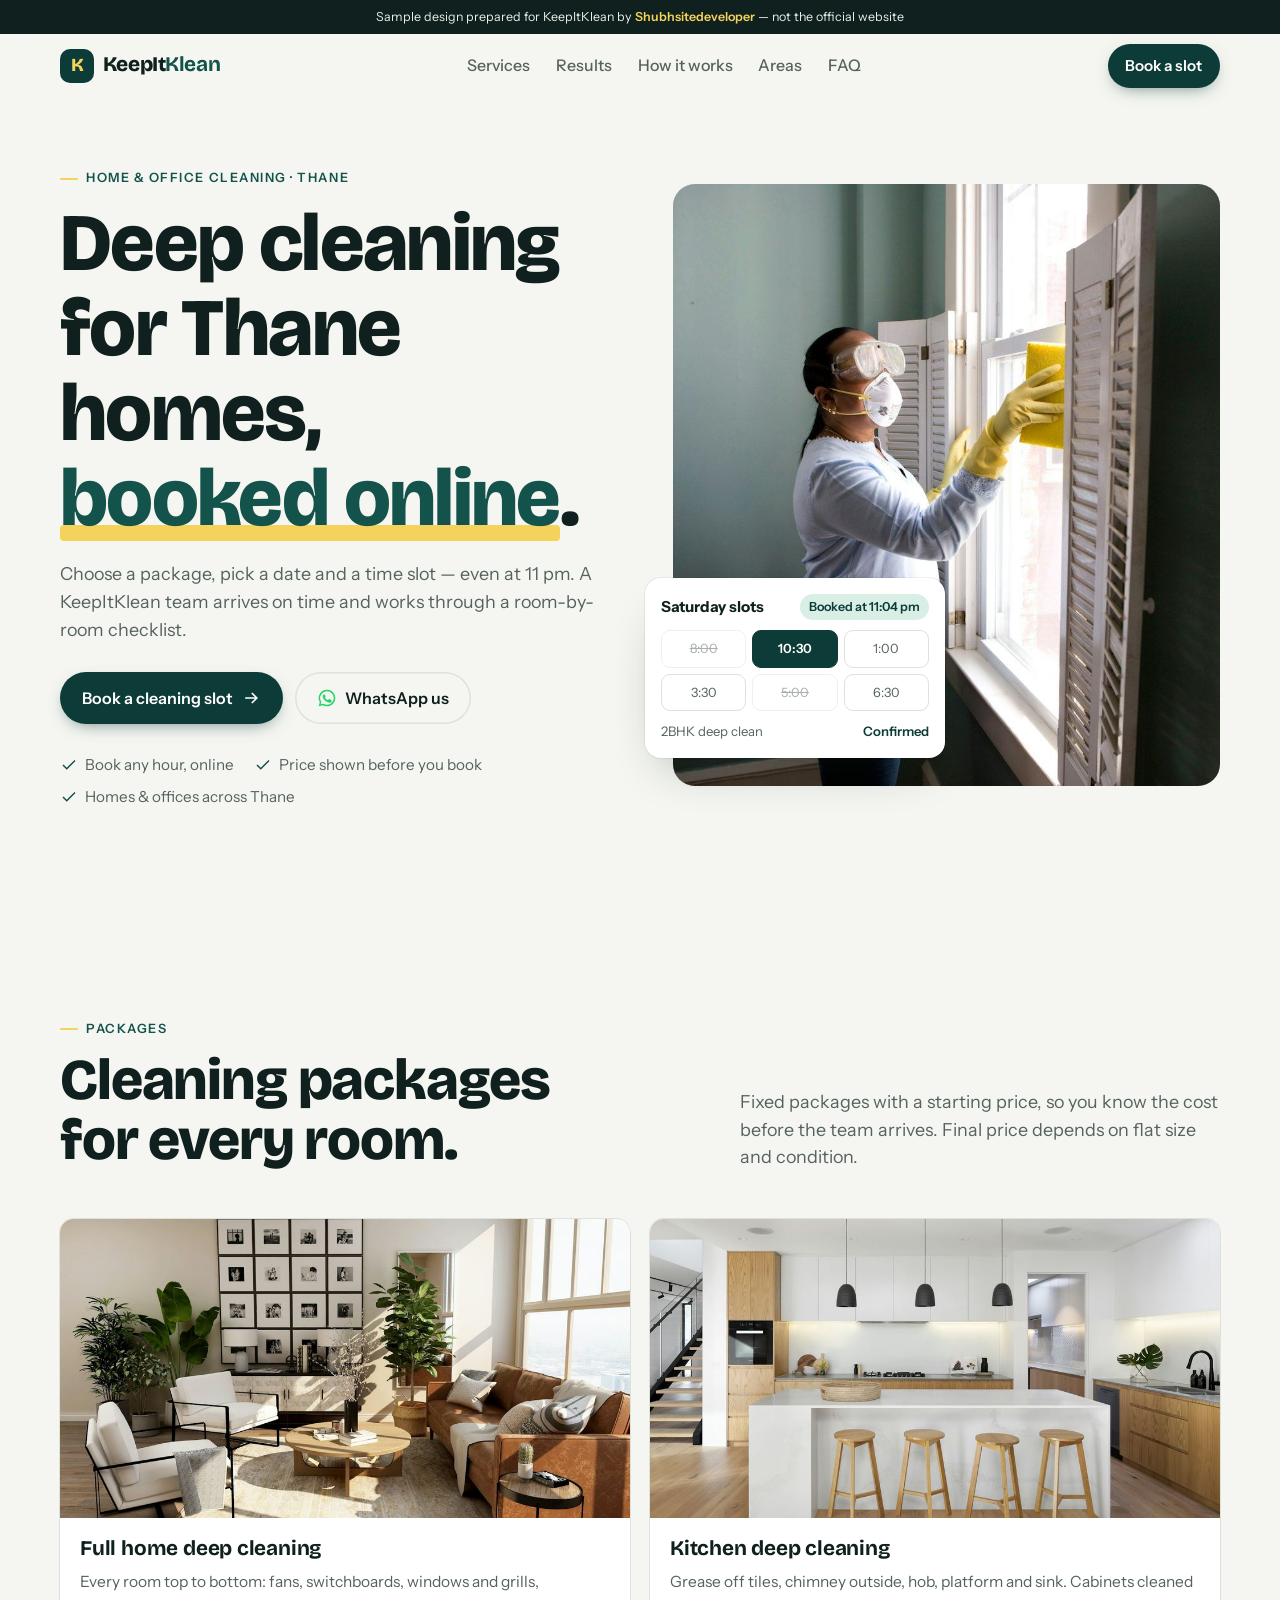
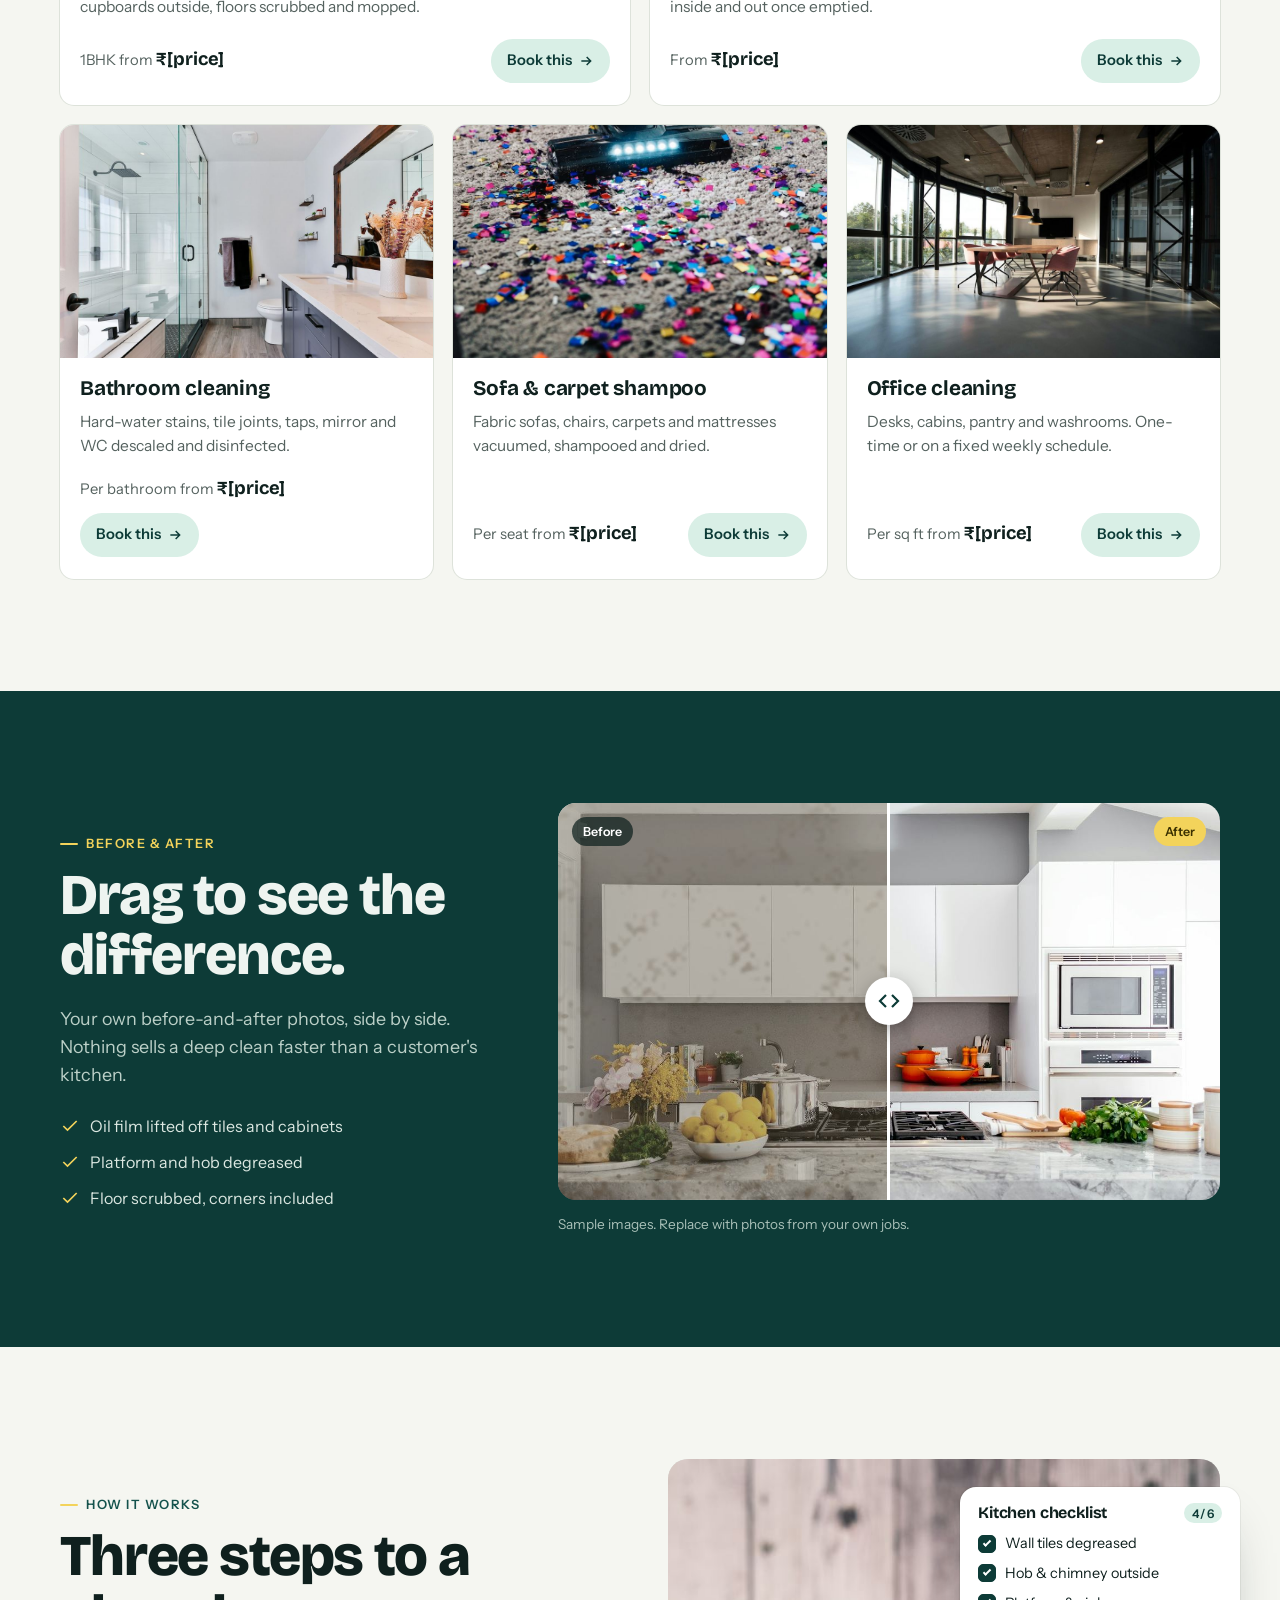
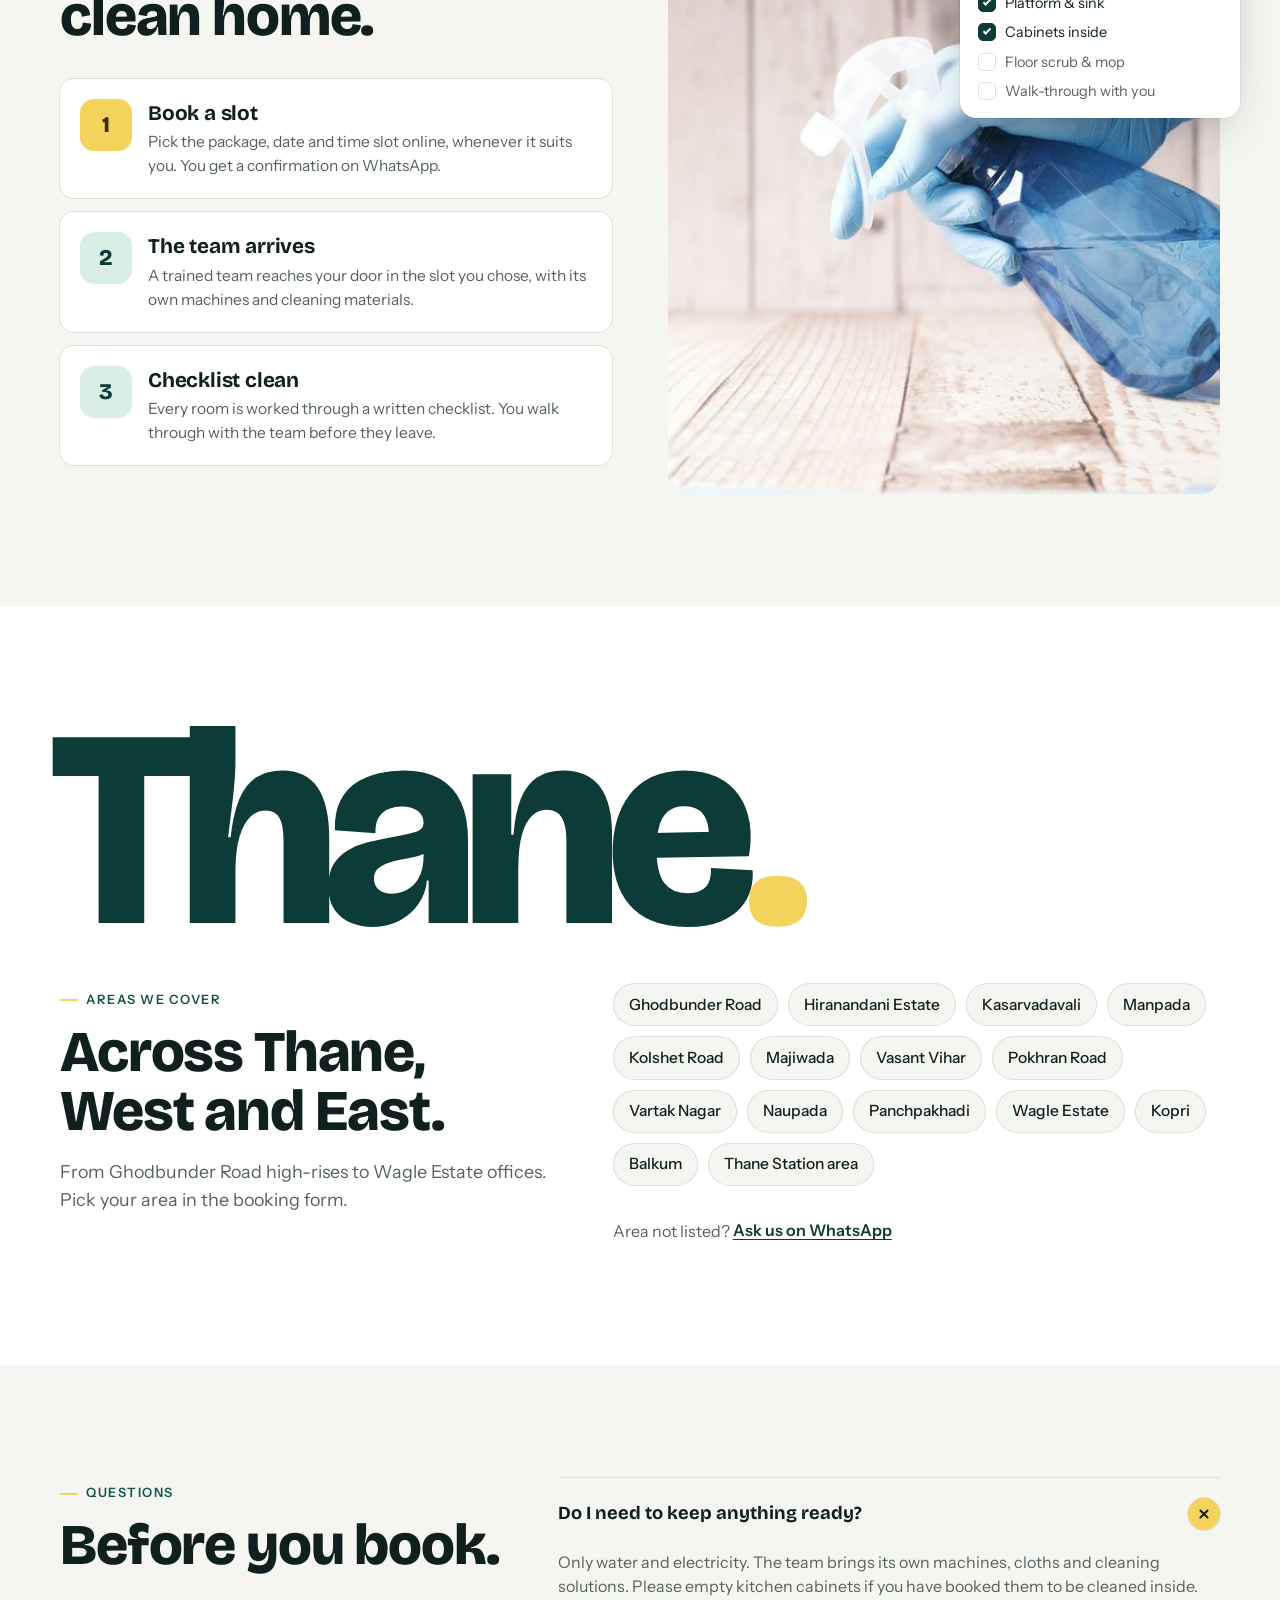
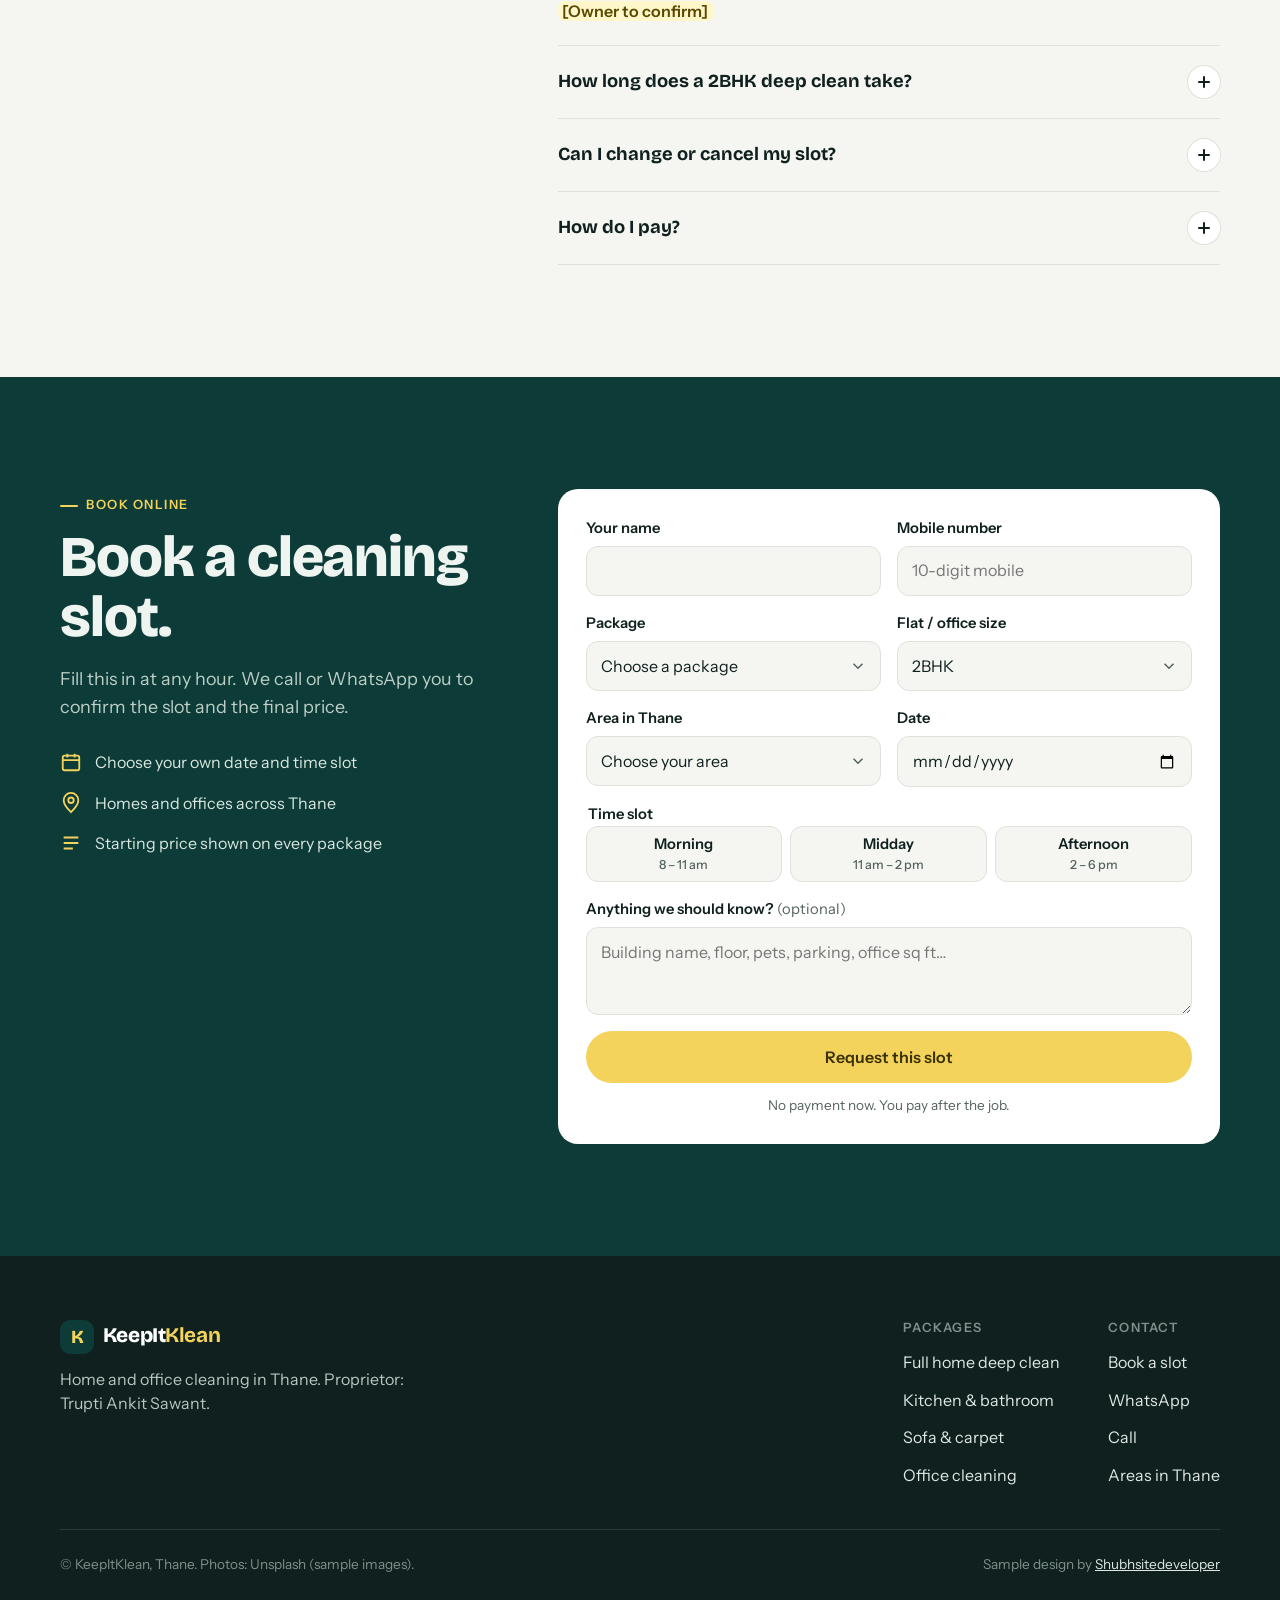
<file: demos/keepitklean/index.html>
<!doctype html>
<html lang="en-IN">
<head>
<meta charset="utf-8">
<meta name="viewport" content="width=device-width, initial-scale=1, viewport-fit=cover">
<title>KeepItKlean | Home &amp; Office Deep Cleaning in Thane</title>
<meta name="description" content="KeepItKlean cleans homes and offices across Thane: full-home deep cleaning, kitchen, bathroom, sofa and carpet, and office cleaning. Pick a package and book a slot online, any hour.">
<meta name="robots" content="noindex,nofollow">
<meta name="theme-color" content="#0d3b37">
<meta property="og:title" content="KeepItKlean | Deep cleaning in Thane">
<meta property="og:description" content="Pick a package, pick a slot, and a team arrives with a room-by-room checklist.">
<meta property="og:image" content="assets/hero.jpg">
<link rel="icon" href="data:image/svg+xml,%3Csvg xmlns='http://www.w3.org/2000/svg' viewBox='0 0 64 64'%3E%3Crect width='64' height='64' rx='14' fill='%230d3b37'/%3E%3Ctext x='32' y='45' text-anchor='middle' font-family='Arial,sans-serif' font-weight='800' font-size='38' fill='%23f3d35b'%3EK%3C/text%3E%3C/svg%3E">
<link rel="preconnect" href="https://fonts.googleapis.com">
<link rel="preconnect" href="https://fonts.gstatic.com" crossorigin>
<link href="https://fonts.googleapis.com/css2?family=Bricolage+Grotesque:opsz,wght@12..96,500;12..96,700;12..96,800&family=Instrument+Sans:wght@400;500;600&display=swap" rel="stylesheet">
<link rel="preload" as="image" href="assets/hero.jpg">
<style>
:root{
  --bg:#f5f6f1; --surface:#ffffff; --ink:#0f201e; --muted:#55625f; --line:#dde2da;
  --brand:#0d3b37; --brand-2:#14524c; --lemon:#f3d35b; --lemon-ink:#3a3000; --mint:#d9efe6;
  --r:14px; --r-sm:10px; --wrap:1200px; --gut:20px; --ribbon:34px; --nav:64px;
  --ease:cubic-bezier(.2,.7,.2,1);
  --display:"Bricolage Grotesque",system-ui,sans-serif; --body:"Instrument Sans",system-ui,sans-serif;
}
*,*::before,*::after{box-sizing:border-box}
html{scroll-behavior:smooth;scroll-padding-top:calc(var(--ribbon) + var(--nav) + 12px);-webkit-text-size-adjust:100%}
body{margin:0;background:var(--bg);color:var(--ink);font:16px/1.55 var(--body);-webkit-font-smoothing:antialiased;overflow-x:hidden}
img{display:block;max-width:100%;height:auto}
a{color:inherit}
button,input,select,textarea{font:inherit;color:inherit}
h1,h2,h3{font-family:var(--display);line-height:1.04;letter-spacing:-.02em;margin:0;font-weight:800}
h2{font-size:clamp(2rem,5.2vw,3.6rem)}
h3{font-size:1.3rem;font-weight:700;letter-spacing:-.01em}
p{margin:0}
.wrap{width:100%;max-width:var(--wrap);margin:0 auto;padding:0 var(--gut)}
.eyebrow{font:600 .8rem/1 var(--body);letter-spacing:.12em;text-transform:uppercase;color:var(--brand-2);display:inline-flex;align-items:center;gap:.5rem;margin-bottom:1rem}
.eyebrow::before{content:"";width:18px;height:2px;background:var(--lemon);border-radius:2px}
.lead{font-size:1.12rem;color:var(--muted);max-width:36rem}
.ph{background:#fff6c9;color:#5a4800;border-radius:6px;padding:0 .3em;font-weight:600;white-space:nowrap}
.skip{position:absolute;left:12px;top:-60px;z-index:100;background:var(--ink);color:#fff;padding:.7rem 1rem;border-radius:8px}
.skip:focus{top:calc(var(--ribbon) + 8px)}
:focus-visible{outline:3px solid #e3b400;outline-offset:3px;border-radius:6px}

/* ribbon */
.ribbon{position:fixed;inset:0 0 auto 0;height:var(--ribbon);z-index:60;background:var(--ink);color:#e9efe9;font-size:.78rem;display:flex;align-items:center;justify-content:center;text-align:center;padding:0 12px;line-height:1.2}
.ribbon a{color:var(--lemon);text-decoration:none;font-weight:600;white-space:nowrap}
.ribbon a:hover{text-decoration:underline}
.r-short{display:none}
.m-only{display:none}

/* buttons */
.btn{--bh:52px;display:inline-flex;align-items:center;justify-content:center;gap:.55rem;min-height:var(--bh);padding:0 1.35rem;border-radius:999px;border:0;font-weight:600;font-size:1rem;text-decoration:none;cursor:pointer;transition:transform .2s var(--ease),background-color .2s,box-shadow .2s;white-space:nowrap}
.btn:hover{transform:translateY(-2px)}
.btn:active{transform:translateY(0) scale(.98)}
.btn svg{width:20px;height:20px;flex:none}
.btn-primary{background:var(--brand);color:#fff;box-shadow:0 6px 18px -8px rgba(13,59,55,.7)}
.btn-primary:hover{background:var(--brand-2)}
.btn-lemon{background:var(--lemon);color:var(--lemon-ink)}
.btn-lemon:hover{background:#f7dc72}
.btn-ghost{background:transparent;color:var(--ink);box-shadow:inset 0 0 0 1.5px var(--line)}
.btn-ghost:hover{box-shadow:inset 0 0 0 1.5px var(--ink)}
.wa{color:#25d366}

/* nav */
.nav{position:fixed;top:var(--ribbon);left:0;right:0;z-index:50;height:var(--nav);background:rgba(245,246,241,.88);backdrop-filter:saturate(1.4) blur(12px);-webkit-backdrop-filter:saturate(1.4) blur(12px);border-bottom:1px solid transparent;transition:border-color .2s}
.nav.scrolled{border-bottom-color:var(--line)}
.nav .wrap{height:100%;display:flex;align-items:center;justify-content:space-between;gap:1rem}
.logo{display:inline-flex;align-items:center;gap:.55rem;text-decoration:none;font:800 1.3rem/1 var(--display);letter-spacing:-.02em}
.logo-mark{width:34px;height:34px;border-radius:10px;background:var(--brand);color:var(--lemon);display:grid;place-items:center;font-size:1.15rem}
.logo b{color:var(--brand-2)}
.nav-links{display:flex;gap:1.6rem;list-style:none;margin:0;padding:0}
.nav-links a{text-decoration:none;font-weight:500;color:var(--muted);background:linear-gradient(var(--ink),var(--ink)) 0 100%/0 1.5px no-repeat;transition:background-size .25s var(--ease),color .2s;padding:.3rem 0}
.nav-links a:hover{color:var(--ink);background-size:100% 1.5px}
.nav .btn{--bh:44px;padding:0 1.1rem;font-size:.95rem}
.menu-btn{display:none;width:44px;height:44px;border-radius:12px;border:1.5px solid var(--line);background:var(--surface);cursor:pointer;place-items:center}
.menu-btn span{display:block;width:18px;height:2px;background:var(--ink);border-radius:2px;position:relative}
.menu-btn span::before,.menu-btn span::after{content:"";position:absolute;left:0;width:18px;height:2px;background:var(--ink);border-radius:2px;transition:transform .25s var(--ease)}
.menu-btn span::before{top:-6px}.menu-btn span::after{top:6px}
.menu-btn[aria-expanded="true"] span{background:transparent}
.menu-btn[aria-expanded="true"] span::before{transform:translateY(6px) rotate(45deg)}
.menu-btn[aria-expanded="true"] span::after{transform:translateY(-6px) rotate(-45deg)}

/* hero */
main>section{position:relative}
.hero{padding:calc(var(--ribbon) + var(--nav) + 28px) 0 56px;min-height:100svh;display:flex;align-items:center}
.hero-grid{display:grid;grid-template-columns:1.02fr 1fr;gap:56px;align-items:center}
.hero h1{font-size:clamp(2.6rem,6.4vw,5.1rem);margin-bottom:1.25rem}
.hero h1 em{font-style:normal;color:var(--brand-2);position:relative;white-space:nowrap}
.hero h1 em::after{content:"";position:absolute;left:0;right:0;bottom:.06em;height:.2em;background:var(--lemon);z-index:-1;border-radius:4px;transform-origin:left;animation:swipe .8s .6s var(--ease) both}
@keyframes swipe{from{transform:scaleX(0)}to{transform:scaleX(1)}}
.hero .lead{margin-bottom:1.8rem}
.hero-actions{display:flex;gap:.75rem;flex-wrap:wrap;margin-bottom:1.8rem}
.facts{display:flex;flex-wrap:wrap;gap:.5rem 1.25rem;list-style:none;padding:0;margin:0;color:var(--muted);font-size:.95rem}
.facts li{display:flex;align-items:center;gap:.45rem}
.facts svg{width:18px;height:18px;color:var(--brand-2);flex:none}
.hero-media{position:relative}
.hero-photo{border-radius:22px;overflow:hidden;aspect-ratio:4/4.4;background:#cfd8d2}
.hero-photo img{width:100%;height:100%;object-fit:cover;object-position:42% 50%}
.slot-card{position:absolute;left:-28px;bottom:28px;width:min(300px,78%);background:var(--surface);border-radius:16px;padding:16px;box-shadow:0 24px 50px -24px rgba(15,32,30,.45),0 0 0 1px rgba(15,32,30,.06)}
.slot-card .top{display:flex;justify-content:space-between;align-items:center;font-size:.82rem;color:var(--muted);margin-bottom:10px}
.slot-card .top b{color:var(--ink);font-size:.95rem}
.clock{display:inline-flex;align-items:center;gap:.35rem;background:var(--mint);color:var(--brand);padding:.2rem .55rem;border-radius:999px;font-weight:600;font-size:.78rem}
.slots{display:grid;grid-template-columns:repeat(3,1fr);gap:6px}
.slots span{font-size:.8rem;text-align:center;padding:.5rem 0;border-radius:9px;border:1px solid var(--line);color:var(--muted)}
.slots span.on{background:var(--brand);border-color:var(--brand);color:#fff;font-weight:600}
.slots span.off{text-decoration:line-through;opacity:.5}
.slot-card .go{margin-top:10px;display:flex;align-items:center;justify-content:space-between;font-size:.82rem;color:var(--muted)}
.slot-card .go strong{color:var(--brand);font-weight:600}
[data-enter]>*{animation:rise .8s var(--ease) both}
[data-enter]>*:nth-child(2){animation-delay:.12s}
@keyframes rise{from{opacity:0;transform:translateY(18px)}to{opacity:1;transform:none}}
.hero-media .slot-card{animation:pop .7s .7s var(--ease) both}
@keyframes pop{from{opacity:0;transform:translateY(14px) scale(.97)}to{opacity:1;transform:none}}

/* section base */
.sec{padding:112px 0}
.sec-head{display:flex;justify-content:space-between;align-items:end;gap:2rem;margin-bottom:48px}
.sec-head .lead{max-width:30rem}

/* services */
.svc-grid{display:grid;grid-template-columns:repeat(6,1fr);gap:20px}
.svc{grid-column:span 2;background:var(--surface);border-radius:var(--r);overflow:hidden;display:flex;flex-direction:column;box-shadow:0 0 0 1px var(--line);transition:transform .25s var(--ease),box-shadow .25s}
.svc.wide{grid-column:span 3}
.svc:hover{transform:translateY(-2px);box-shadow:0 0 0 1px var(--line),0 18px 40px -24px rgba(15,32,30,.35)}
.svc-img{aspect-ratio:16/10;overflow:hidden;background:#d6ddd8}
.svc.wide .svc-img{aspect-ratio:16/8.4}
.svc-img img{width:100%;height:100%;object-fit:cover;transition:transform .5s var(--ease)}
.svc:hover .svc-img img{transform:scale(1.03)}
.svc-body{padding:20px 20px 22px;display:flex;flex-direction:column;gap:.65rem;flex:1}
.svc-body p{color:var(--muted);font-size:.97rem}
.svc-foot{margin-top:auto;padding-top:.6rem;display:flex;flex-wrap:wrap;align-items:center;justify-content:space-between;gap:.75rem}
.price{font-size:.92rem;color:var(--muted)}
.price b{font:700 1.15rem/1 var(--display);color:var(--ink)}
.link-btn{display:inline-flex;align-items:center;gap:.35rem;min-height:44px;padding:0 1rem;border-radius:999px;background:var(--mint);color:var(--brand);font-weight:600;font-size:.92rem;text-decoration:none;border:0;cursor:pointer;transition:background-color .2s,transform .2s var(--ease)}
.link-btn:hover{background:#c6e7da;transform:translateY(-1px)}
.link-btn:active{transform:scale(.97)}
.link-btn svg{width:16px;height:16px;transition:transform .2s var(--ease)}
.link-btn:hover svg{transform:translateX(3px)}

/* before/after */
.ba-sec{background:var(--brand);color:#eef4f0}
.ba-sec .eyebrow{color:var(--lemon)}
.ba-sec .lead{color:#bcd0c8}
.ba-grid{display:grid;grid-template-columns:.8fr 1.2fr;gap:56px;align-items:center}
.ba-grid h2{margin-bottom:1.2rem}
.ba-list{list-style:none;padding:0;margin:1.6rem 0 0;display:grid;gap:.7rem}
.ba-list li{display:flex;gap:.6rem;align-items:flex-start;color:#dbe7e1}
.ba-list svg{width:20px;height:20px;color:var(--lemon);flex:none;margin-top:2px}
.ba{position:relative;border-radius:18px;overflow:hidden;aspect-ratio:1200/719;user-select:none;-webkit-user-select:none;touch-action:pan-y;background:#22433f;cursor:ew-resize}
.ba img{position:absolute;inset:0;width:100%;height:100%;object-fit:cover;pointer-events:none}
.ba .before{clip-path:inset(0 calc(100% - var(--pos,50%)) 0 0)}
.ba .tag{position:absolute;top:14px;padding:.3rem .7rem;border-radius:999px;font-size:.78rem;font-weight:600;background:rgba(15,32,30,.72);color:#fff;pointer-events:none}
.ba .tag.l{left:14px}.ba .tag.r{right:14px;background:var(--lemon);color:var(--lemon-ink)}
.ba .handle{position:absolute;top:0;bottom:0;left:var(--pos,50%);width:3px;margin-left:-1.5px;background:#fff;pointer-events:none}
.ba .knob{position:absolute;top:50%;left:50%;width:48px;height:48px;margin:-24px 0 0 -24px;border-radius:50%;background:#fff;color:var(--brand);display:grid;place-items:center;box-shadow:0 6px 20px rgba(0,0,0,.3)}
.ba .knob svg{width:24px;height:24px}
.ba input{position:absolute;inset:0;width:100%;height:100%;opacity:0;cursor:ew-resize;margin:0}
.ba-note{margin-top:.9rem;font-size:.85rem;color:#a9c0b8}

/* how */
.how-grid{display:grid;grid-template-columns:1fr 1fr;gap:56px;align-items:center}
.steps{list-style:none;padding:0;margin:0;display:grid;gap:14px;counter-reset:s}
.step{display:grid;grid-template-columns:52px 1fr;gap:16px;padding:20px;border-radius:var(--r);background:var(--surface);box-shadow:0 0 0 1px var(--line)}
.step::before{counter-increment:s;content:counter(s);width:52px;height:52px;border-radius:14px;background:var(--mint);color:var(--brand);display:grid;place-items:center;font:800 1.4rem/1 var(--display)}
.step:first-child::before{background:var(--lemon);color:var(--lemon-ink)}
.step h3{margin:.25rem 0 .35rem}
.step p{color:var(--muted);font-size:.97rem}
.how-media{position:relative}
.how-photo{border-radius:20px;overflow:hidden;aspect-ratio:4/4.6;background:#d6ddd8}
.how-photo img{width:100%;height:100%;object-fit:cover;object-position:60% 50%}
.checklist{position:absolute;right:-20px;top:28px;width:min(280px,80%);background:var(--surface);border-radius:16px;padding:16px 18px;box-shadow:0 24px 50px -24px rgba(15,32,30,.45),0 0 0 1px rgba(15,32,30,.06)}
.checklist h3{font-size:1rem;margin-bottom:.6rem;display:flex;justify-content:space-between;align-items:center}
.checklist h3 span{font:600 .75rem var(--body);color:var(--brand);background:var(--mint);padding:.15rem .5rem;border-radius:999px}
.checklist ul{list-style:none;margin:0;padding:0;display:grid;gap:.45rem;font-size:.9rem}
.checklist li{display:flex;align-items:center;gap:.55rem;color:var(--muted)}
.checklist li i{width:18px;height:18px;border-radius:5px;border:1.5px solid var(--line);flex:none;display:grid;place-items:center}
.checklist li.done{color:var(--ink)}
.checklist li.done i{background:var(--brand);border-color:var(--brand)}
.checklist li.done i::after{content:"";width:8px;height:4px;border:2px solid #fff;border-top:0;border-right:0;transform:rotate(-45deg) translate(1px,-1px)}

/* areas */
.areas-sec{background:var(--surface);overflow:hidden}
.areas-word{font:800 clamp(5rem,22vw,19rem)/.8 var(--display);letter-spacing:-.05em;color:var(--brand);margin:0 0 40px -0.04em;white-space:nowrap}
.areas-word span{color:var(--lemon);-webkit-text-stroke:0}
.areas-grid{display:grid;grid-template-columns:.9fr 1.1fr;gap:56px;align-items:start}
.areas-grid h2{margin-bottom:1rem}
.chips{display:flex;flex-wrap:wrap;gap:10px;list-style:none;margin:0;padding:0}
.chips li{padding:.6rem 1rem;border-radius:999px;background:var(--bg);box-shadow:inset 0 0 0 1px var(--line);font-weight:500;font-size:.97rem;transition:background-color .2s,box-shadow .2s}
.chips li:hover{background:var(--mint);box-shadow:inset 0 0 0 1px #b7dccd}
.areas-more{margin-top:1.4rem;color:var(--muted)}
.areas-more button{background:none;border:0;padding:0;color:var(--brand);font-weight:600;cursor:pointer;text-decoration:underline;text-underline-offset:3px;min-height:44px}

/* faq */
.faq-grid{display:grid;grid-template-columns:.8fr 1.2fr;gap:56px}
.faq details{border-bottom:1px solid var(--line)}
.faq details:first-child{border-top:1px solid var(--line)}
.faq summary{list-style:none;cursor:pointer;display:flex;justify-content:space-between;align-items:center;gap:1rem;padding:1.25rem 0;font:700 1.15rem/1.3 var(--display);min-height:44px}
.faq summary::-webkit-details-marker{display:none}
.faq summary i{width:32px;height:32px;border-radius:50%;background:var(--surface);box-shadow:0 0 0 1px var(--line);flex:none;position:relative;transition:transform .25s var(--ease),background-color .2s}
.faq summary i::before,.faq summary i::after{content:"";position:absolute;left:50%;top:50%;width:12px;height:2px;margin:-1px 0 0 -6px;background:var(--ink);border-radius:2px}
.faq summary i::after{transform:rotate(90deg)}
.faq details[open] summary i{transform:rotate(45deg);background:var(--lemon)}
.faq summary:hover i{background:var(--mint)}
.faq details p{padding:0 0 1.3rem;color:var(--muted);max-width:40rem}

/* booking */
.book-sec{background:var(--brand);color:#eef4f0}
.book-sec .eyebrow{color:var(--lemon)}
.book-sec .lead{color:#bcd0c8}
.book-grid{display:grid;grid-template-columns:.8fr 1.2fr;gap:56px;align-items:start}
.book-grid h2{margin-bottom:1.1rem}
.book-points{list-style:none;padding:0;margin:1.8rem 0 0;display:grid;gap:1rem}
.book-points li{display:flex;gap:.8rem;align-items:flex-start;color:#dbe7e1}
.book-points svg{width:22px;height:22px;color:var(--lemon);flex:none;margin-top:1px}
.form{background:var(--surface);color:var(--ink);border-radius:20px;padding:28px;display:grid;grid-template-columns:1fr 1fr;gap:16px 16px}
.field{display:grid;gap:.4rem;align-content:start}
.field.full{grid-column:1/-1}
.field label,.field legend{font-weight:600;font-size:.92rem}
.field input,.field select,.field textarea{width:100%;min-height:50px;border-radius:12px;border:1.5px solid var(--line);background:var(--bg);padding:.7rem .9rem;font-size:16px;transition:border-color .2s,background-color .2s;appearance:none;-webkit-appearance:none}
.field select{background-image:url("data:image/svg+xml,%3Csvg xmlns='http://www.w3.org/2000/svg' viewBox='0 0 24 24' fill='none' stroke='%2355625f' stroke-width='2'%3E%3Cpath d='m6 9 6 6 6-6'/%3E%3C/svg%3E");background-repeat:no-repeat;background-position:right .8rem center;background-size:18px;padding-right:2.4rem}
.field textarea{min-height:88px;resize:vertical}
.field input:focus,.field select:focus,.field textarea:focus{outline:none;border-color:var(--brand-2);background:#fff}
.field .err{color:#b42318;font-size:.85rem;display:none}
.field.bad .err{display:block}
.field.bad input,.field.bad select{border-color:#b42318}
fieldset.field{border:0;padding:0;margin:0}
.slot-pick{display:grid;grid-template-columns:repeat(3,1fr);gap:8px}
.slot-pick label{position:relative;cursor:pointer}
.slot-pick input{position:absolute;opacity:0;width:1px;height:1px}
.slot-pick span{display:grid;place-items:center;text-align:center;min-height:56px;border-radius:12px;border:1.5px solid var(--line);background:var(--bg);font-weight:600;font-size:.92rem;line-height:1.2;padding:.4rem;transition:background-color .2s,border-color .2s,color .2s}
.slot-pick span small{display:block;font-weight:500;color:var(--muted);font-size:.78rem}
.slot-pick label:hover span{border-color:var(--brand-2)}
.slot-pick input:checked+span{background:var(--brand);border-color:var(--brand);color:#fff}
.slot-pick input:checked+span small{color:#cfe2da}
.slot-pick input:focus-visible+span{outline:3px solid #e3b400;outline-offset:2px}
.form .btn{width:100%}
.form-foot{grid-column:1/-1;display:grid;gap:.7rem}
.form-foot p{font-size:.85rem;color:var(--muted);text-align:center}
.thanks{grid-column:1/-1;text-align:center;padding:24px 8px;display:none}
.thanks .tick{width:64px;height:64px;border-radius:50%;background:var(--mint);color:var(--brand);display:grid;place-items:center;margin:0 auto 1rem}
.thanks .tick svg{width:30px;height:30px}
.thanks h3{font-size:1.6rem;margin-bottom:.5rem}
.thanks p{color:var(--muted);max-width:26rem;margin:0 auto 1.2rem}
.form.sent>*:not(.thanks){display:none}
.form.sent .thanks{display:block}

/* footer */
.foot{background:var(--ink);color:#b9c6c1;padding:64px 0 calc(40px + env(safe-area-inset-bottom))}
.foot-top{display:flex;justify-content:space-between;gap:2rem;flex-wrap:wrap;padding-bottom:36px;border-bottom:1px solid #2a3a37}
.foot .logo{color:#fff}
.foot .logo b{color:var(--lemon)}
.foot-tag{margin-top:.8rem;max-width:22rem}
.foot-links{display:flex;gap:3rem;flex-wrap:wrap}
.foot-links h3{font:600 .8rem var(--body);letter-spacing:.1em;text-transform:uppercase;color:#7f918c;margin-bottom:.6rem}
.foot-links ul{list-style:none;margin:0;padding:0;display:grid;gap:.1rem}
.foot-links a{text-decoration:none;display:inline-flex;align-items:center;min-height:36px;color:#dfe8e4;background:linear-gradient(currentColor,currentColor) 0 85%/0 1px no-repeat;transition:background-size .25s var(--ease)}
.foot-links a:hover{background-size:100% 1px}
.foot-bottom{padding-top:24px;display:flex;justify-content:space-between;gap:1rem;flex-wrap:wrap;font-size:.85rem;color:#7f918c}
.foot-bottom a{color:#dfe8e4}

/* mobile bar */
.mbar{display:none}

/* modal */
.modal{position:fixed;inset:0;z-index:90;display:grid;place-items:center;padding:20px;background:rgba(10,20,18,.55);opacity:0;visibility:hidden;transition:opacity .2s,visibility .2s}
.modal.open{opacity:1;visibility:visible}
.modal-card{background:var(--surface);border-radius:20px;padding:28px 24px 22px;max-width:360px;width:100%;text-align:center;transform:translateY(12px) scale(.98);transition:transform .25s var(--ease)}
.modal.open .modal-card{transform:none}
.modal-card .ic{width:56px;height:56px;border-radius:16px;background:#e7f9ee;display:grid;place-items:center;margin:0 auto 14px}
.modal-card .ic svg{width:30px;height:30px}
.modal-card h3{font-size:1.35rem;margin-bottom:.5rem}
.modal-card p{color:var(--muted);margin-bottom:1.2rem}
.modal-card .btn{width:100%}

@media (max-width:1024px){
  .hero-grid,.ba-grid,.how-grid,.areas-grid,.faq-grid,.book-grid{gap:40px}
  .svc,.svc.wide{grid-column:span 3}
  .svc:last-child{grid-column:1/-1}
  .svc:last-child .svc-img{aspect-ratio:16/6.5}
}
@media (max-width:860px){
  :root{--nav:60px}
  .nav-links,.nav .btn{display:none}
  .menu-btn{display:grid}
  .nav.menu-open{height:auto;bottom:0;background:var(--bg)}
  .nav.menu-open .wrap{height:var(--nav)}
  .nav.menu-open .nav-links{display:flex;position:fixed;top:calc(var(--ribbon) + var(--nav));left:0;right:0;bottom:0;flex-direction:column;gap:0;padding:12px var(--gut) 24px;background:var(--bg)}
  .nav.menu-open .m-only{display:block}
  .nav.menu-open .m-only a{color:var(--brand-2)!important}
  .nav.menu-open .nav-links a{display:flex;align-items:center;min-height:60px;font:700 1.7rem/1 var(--display);color:var(--ink);border-bottom:1px solid var(--line);background:none}
  .hero{min-height:auto;padding-top:calc(var(--ribbon) + var(--nav) + 20px);padding-bottom:40px}
  .hero-grid,.ba-grid,.how-grid,.areas-grid,.faq-grid,.book-grid{grid-template-columns:1fr}
  .hero-photo{aspect-ratio:4/3.6}
  .slot-card{left:12px;bottom:12px}
  .sec{padding:80px 0}
  .sec-head{flex-direction:column;align-items:start;gap:1rem;margin-bottom:32px}
  .how-photo{aspect-ratio:4/3}
  .checklist{position:relative;right:auto;top:auto;margin:-64px 12px 0 auto}
}
@media (max-width:640px){
  :root{--gut:16px;--ribbon:32px}
  .r-long{display:none}.r-short{display:inline}
  body{font-size:16px}
  .ribbon{font-size:.72rem}
  .hero h1{font-size:clamp(2.35rem,10.6vw,3rem)}
  .hero .lead{font-size:1.05rem}
  .hero-actions .btn{flex:1 1 100%}
  .hero-photo{aspect-ratio:4/4.2}
  .slot-card{width:calc(100% - 24px);padding:12px}
  .svc-grid{grid-template-columns:1fr;gap:16px}
  .svc,.svc.wide,.svc:last-child{grid-column:auto}
  .svc .svc-img,.svc.wide .svc-img,.svc:last-child .svc-img{aspect-ratio:16/9.5}
  .form{grid-template-columns:1fr;padding:20px}
  .slot-pick{grid-template-columns:1fr 1fr 1fr;gap:6px}
  .slot-pick span{font-size:.85rem;min-height:60px}
  .checklist{width:calc(100% - 24px);margin:-56px 12px 0}
  .areas-word{margin-bottom:28px;font-size:34vw}
  .foot{padding-bottom:calc(100px + env(safe-area-inset-bottom))}
  .foot-links{gap:2rem}
  .mbar{display:grid;grid-template-columns:1fr 1.4fr;gap:8px;position:fixed;left:0;right:0;bottom:0;z-index:55;padding:10px 12px calc(10px + env(safe-area-inset-bottom));background:rgba(245,246,241,.94);backdrop-filter:blur(12px);-webkit-backdrop-filter:blur(12px);border-top:1px solid var(--line);transform:translateY(110%);transition:transform .3s var(--ease)}
  .mbar.show{transform:none}
  .mbar .btn{--bh:50px;padding:0 .8rem;font-size:.97rem}
}
@media (prefers-reduced-motion:reduce){
  *,*::before,*::after{animation:none!important;transition:none!important}
  html{scroll-behavior:auto}
}
</style>
</head>
<body>
<!-- Sample design for KEEPITKLEAN, Thane. Photographs are Unsplash stand-ins; the before/after pair is a sample. All prices, slots and areas are placeholders for the owner to confirm. -->
<div class="ribbon" role="note"><span><span class="r-long">Sample design prepared for KeepItKlean by </span><span class="r-short">Sample for KeepItKlean by </span><a href="https://shubhsitedeveloper.github.io/">Shubhsitedeveloper</a><span class="r-long"> — not the official website</span><span class="r-short"> · not the official site</span></span></div>
<a class="skip" href="#main">Skip to content</a>

<header class="nav" id="nav">
  <div class="wrap">
    <a class="logo" href="#top" aria-label="KeepItKlean home"><span class="logo-mark" aria-hidden="true">K</span><span>KeepIt<b>Klean</b></span></a>
    <ul class="nav-links" id="navlinks">
      <li><a href="#services">Services</a></li>
      <li><a href="#results">Results</a></li>
      <li><a href="#how">How it works</a></li>
      <li><a href="#areas">Areas</a></li>
      <li><a href="#faq">FAQ</a></li>
      <li class="m-only"><a href="#book">Book a slot</a></li>
    </ul>
    <a class="btn btn-primary" href="#book">Book a slot</a>
    <button class="menu-btn" id="menuBtn" aria-label="Open menu" aria-expanded="false" aria-controls="navlinks"><span></span></button>
  </div>
</header>

<main id="main">
  <section class="hero" id="top">
    <div class="wrap hero-grid" data-enter>
      <div>
        <p class="eyebrow">Home &amp; office cleaning · Thane</p>
        <h1>Deep cleaning for Thane homes, <em>booked online</em>.</h1>
        <p class="lead">Choose a package, pick a date and a time slot — even at 11 pm. A KeepItKlean team arrives on time and works through a room-by-room checklist.</p>
        <div class="hero-actions">
          <a class="btn btn-primary" href="#book">Book a cleaning slot
            <svg viewBox="0 0 24 24" fill="none" stroke="currentColor" stroke-width="2" aria-hidden="true"><path d="M5 12h14M13 6l6 6-6 6"/></svg></a>
          <button class="btn btn-ghost" type="button" data-demo="whatsapp">
            <svg class="wa" viewBox="0 0 24 24" fill="currentColor" aria-hidden="true"><path d="M12 2a10 10 0 0 0-8.6 15.1L2 22l5-1.3A10 10 0 1 0 12 2Zm0 18.2c-1.5 0-3-.4-4.3-1.2l-.3-.2-3 .8.8-2.9-.2-.3A8.2 8.2 0 1 1 12 20.2Zm4.5-6.1c-.2-.1-1.5-.7-1.7-.8-.2-.1-.4-.1-.6.1l-.8 1c-.1.2-.3.2-.5.1a6.7 6.7 0 0 1-3.3-2.9c-.2-.4.2-.4.7-1.3.1-.2 0-.3 0-.4l-.8-1.8c-.2-.5-.4-.4-.6-.4h-.5c-.2 0-.4.1-.7.3-.2.3-.9.9-.9 2.2s1 2.5 1.1 2.7c.1.2 1.9 2.9 4.6 4 1.7.7 2.4.8 3.2.7.5-.1 1.5-.6 1.8-1.2.2-.6.2-1.1.1-1.2l-.5-.3Z"/></svg>
            WhatsApp us</button>
        </div>
        <ul class="facts">
          <li><svg viewBox="0 0 24 24" fill="none" stroke="currentColor" stroke-width="2" aria-hidden="true"><path d="M20 6 9 17l-5-5"/></svg>Book any hour, online</li>
          <li><svg viewBox="0 0 24 24" fill="none" stroke="currentColor" stroke-width="2" aria-hidden="true"><path d="M20 6 9 17l-5-5"/></svg>Price shown before you book</li>
          <li><svg viewBox="0 0 24 24" fill="none" stroke="currentColor" stroke-width="2" aria-hidden="true"><path d="M20 6 9 17l-5-5"/></svg>Homes &amp; offices across Thane</li>
        </ul>
      </div>
      <div class="hero-media">
        <div class="hero-photo"><img src="assets/hero.jpg" width="1400" height="933" alt="Cleaner in gloves and mask wiping a window frame with a sponge" fetchpriority="high"></div>
        <div class="slot-card" aria-hidden="true">
          <div class="top"><b>Saturday slots</b><span class="clock">Booked at 11:04 pm</span></div>
          <div class="slots"><span class="off">8:00</span><span class="on">10:30</span><span>1:00</span><span>3:30</span><span class="off">5:00</span><span>6:30</span></div>
          <div class="go"><span>2BHK deep clean</span><strong>Confirmed</strong></div>
        </div>
      </div>
    </div>
  </section>

  <section class="sec" id="services">
    <div class="wrap">
      <div class="sec-head">
        <div><p class="eyebrow">Packages</p><h2>Cleaning packages<br>for every room.</h2></div>
        <p class="lead">Fixed packages with a starting price, so you know the cost before the team arrives. Final price depends on flat size and condition.</p>
      </div>
      <div class="svc-grid">
        <article class="svc wide">
          <div class="svc-img"><img src="assets/home.jpg" width="1000" height="750" alt="Bright, tidy living room with sofa and plants" loading="lazy"></div>
          <div class="svc-body">
            <h3>Full home deep cleaning</h3>
            <p>Every room top to bottom: fans, switchboards, windows and grills, cupboards outside, floors scrubbed and mopped.</p>
            <div class="svc-foot"><span class="price">1BHK from <b>₹[price]</b></span><button class="link-btn" type="button" data-pick="Full home deep cleaning">Book this <svg viewBox="0 0 24 24" fill="none" stroke="currentColor" stroke-width="2.2" aria-hidden="true"><path d="M5 12h14M13 6l6 6-6 6"/></svg></button></div>
          </div>
        </article>
        <article class="svc wide">
          <div class="svc-img"><img src="assets/kitchen.jpg" width="1000" height="666" alt="Clean modern kitchen with white counter" loading="lazy"></div>
          <div class="svc-body">
            <h3>Kitchen deep cleaning</h3>
            <p>Grease off tiles, chimney outside, hob, platform and sink. Cabinets cleaned inside and out once emptied.</p>
            <div class="svc-foot"><span class="price">From <b>₹[price]</b></span><button class="link-btn" type="button" data-pick="Kitchen deep cleaning">Book this <svg viewBox="0 0 24 24" fill="none" stroke="currentColor" stroke-width="2.2" aria-hidden="true"><path d="M5 12h14M13 6l6 6-6 6"/></svg></button></div>
          </div>
        </article>
        <article class="svc">
          <div class="svc-img"><img src="assets/bathroom.jpg" width="1000" height="666" alt="Clean bathroom with glass shower and vanity" loading="lazy"></div>
          <div class="svc-body">
            <h3>Bathroom cleaning</h3>
            <p>Hard-water stains, tile joints, taps, mirror and WC descaled and disinfected.</p>
            <div class="svc-foot"><span class="price">Per bathroom from <b>₹[price]</b></span><button class="link-btn" type="button" data-pick="Bathroom cleaning" aria-label="Book bathroom cleaning">Book this <svg viewBox="0 0 24 24" fill="none" stroke="currentColor" stroke-width="2.2" aria-hidden="true"><path d="M5 12h14M13 6l6 6-6 6"/></svg></button></div>
          </div>
        </article>
        <article class="svc">
          <div class="svc-img"><img src="assets/carpet.jpg" width="1000" height="465" alt="Vacuum cleaner picking up confetti from a grey carpet" loading="lazy" style="object-position:50% 0%"></div>
          <div class="svc-body">
            <h3>Sofa &amp; carpet shampoo</h3>
            <p>Fabric sofas, chairs, carpets and mattresses vacuumed, shampooed and dried.</p>
            <div class="svc-foot"><span class="price">Per seat from <b>₹[price]</b></span><button class="link-btn" type="button" data-pick="Sofa &amp; carpet shampoo" aria-label="Book sofa and carpet shampoo">Book this <svg viewBox="0 0 24 24" fill="none" stroke="currentColor" stroke-width="2.2" aria-hidden="true"><path d="M5 12h14M13 6l6 6-6 6"/></svg></button></div>
          </div>
        </article>
        <article class="svc">
          <div class="svc-img"><img src="assets/office.jpg" width="1000" height="668" alt="Open office floor with desks and large windows" loading="lazy"></div>
          <div class="svc-body">
            <h3>Office cleaning</h3>
            <p>Desks, cabins, pantry and washrooms. One-time or on a fixed weekly schedule.</p>
            <div class="svc-foot"><span class="price">Per sq ft from <b>₹[price]</b></span><button class="link-btn" type="button" data-pick="Office cleaning" aria-label="Book office cleaning">Book this <svg viewBox="0 0 24 24" fill="none" stroke="currentColor" stroke-width="2.2" aria-hidden="true"><path d="M5 12h14M13 6l6 6-6 6"/></svg></button></div>
          </div>
        </article>
      </div>
    </div>
  </section>

  <section class="sec ba-sec" id="results">
    <div class="wrap ba-grid">
      <div>
        <p class="eyebrow">Before &amp; after</p>
        <h2>Drag to see the difference.</h2>
        <p class="lead">Your own before-and-after photos, side by side. Nothing sells a deep clean faster than a customer's kitchen.</p>
        <ul class="ba-list">
          <li><svg viewBox="0 0 24 24" fill="none" stroke="currentColor" stroke-width="2" aria-hidden="true"><path d="M20 6 9 17l-5-5"/></svg>Oil film lifted off tiles and cabinets</li>
          <li><svg viewBox="0 0 24 24" fill="none" stroke="currentColor" stroke-width="2" aria-hidden="true"><path d="M20 6 9 17l-5-5"/></svg>Platform and hob degreased</li>
          <li><svg viewBox="0 0 24 24" fill="none" stroke="currentColor" stroke-width="2" aria-hidden="true"><path d="M20 6 9 17l-5-5"/></svg>Floor scrubbed, corners included</li>
        </ul>
      </div>
      <div>
        <div class="ba" id="ba" style="--pos:50%">
          <img src="assets/after.jpg" width="1200" height="719" alt="Kitchen after cleaning: bright cabinets and spotless counter" loading="lazy">
          <img class="before" src="assets/before.jpg" width="1200" height="719" alt="Same kitchen before cleaning: dull, greasy surfaces" loading="lazy">
          <span class="tag l">Before</span><span class="tag r">After</span>
          <div class="handle"><div class="knob"><svg viewBox="0 0 24 24" fill="none" stroke="currentColor" stroke-width="2.2" aria-hidden="true"><path d="m9 6-6 6 6 6M15 6l6 6-6 6"/></svg></div></div>
          <input type="range" min="0" max="100" value="50" aria-label="Compare before and after">
        </div>
        <p class="ba-note">Sample images. Replace with photos from your own jobs.</p>
      </div>
    </div>
  </section>

  <section class="sec" id="how">
    <div class="wrap how-grid">
      <div>
        <p class="eyebrow">How it works</p>
        <h2 style="margin-bottom:2rem">Three steps to a clean home.</h2>
        <ol class="steps">
          <li class="step"><div><h3>Book a slot</h3><p>Pick the package, date and time slot online, whenever it suits you. You get a confirmation on WhatsApp.</p></div></li>
          <li class="step"><div><h3>The team arrives</h3><p>A trained team reaches your door in the slot you chose, with its own machines and cleaning materials.</p></div></li>
          <li class="step"><div><h3>Checklist clean</h3><p>Every room is worked through a written checklist. You walk through with the team before they leave.</p></div></li>
        </ol>
      </div>
      <div class="how-media">
        <div class="how-photo"><img src="assets/spray.jpg" width="1100" height="733" alt="Gloved hand holding a spray bottle over a wooden floor" loading="lazy"></div>
        <div class="checklist" aria-hidden="true">
          <h3>Kitchen checklist <span>4 / 6</span></h3>
          <ul>
            <li class="done"><i></i>Wall tiles degreased</li>
            <li class="done"><i></i>Hob &amp; chimney outside</li>
            <li class="done"><i></i>Platform &amp; sink</li>
            <li class="done"><i></i>Cabinets inside</li>
            <li><i></i>Floor scrub &amp; mop</li>
            <li><i></i>Walk-through with you</li>
          </ul>
        </div>
      </div>
    </div>
  </section>

  <section class="sec areas-sec" id="areas">
    <div class="wrap">
      <p class="areas-word" aria-hidden="true">Thane<span>.</span></p>
      <div class="areas-grid">
        <div>
          <p class="eyebrow">Areas we cover</p>
          <h2>Across Thane, West and East.</h2>
          <p class="lead">From Ghodbunder Road high-rises to Wagle Estate offices. Pick your area in the booking form.</p>
        </div>
        <div>
          <ul class="chips">
            <li>Ghodbunder Road</li><li>Hiranandani Estate</li><li>Kasarvadavali</li><li>Manpada</li><li>Kolshet Road</li><li>Majiwada</li><li>Vasant Vihar</li><li>Pokhran Road</li><li>Vartak Nagar</li><li>Naupada</li><li>Panchpakhadi</li><li>Wagle Estate</li><li>Kopri</li><li>Balkum</li><li>Thane Station area</li>
          </ul>
          <p class="areas-more">Area not listed? <button type="button" data-demo="whatsapp">Ask us on WhatsApp</button></p>
        </div>
      </div>
    </div>
  </section>

  <section class="sec" id="faq">
    <div class="wrap faq-grid">
      <div>
        <p class="eyebrow">Questions</p>
        <h2>Before you book.</h2>
      </div>
      <div class="faq">
        <details open><summary>Do I need to keep anything ready?<i aria-hidden="true"></i></summary><p>Only water and electricity. The team brings its own machines, cloths and cleaning solutions. Please empty kitchen cabinets if you have booked them to be cleaned inside. <span class="ph">[Owner to confirm]</span></p></details>
        <details><summary>How long does a 2BHK deep clean take?<i aria-hidden="true"></i></summary><p>Most of a day, depending on the flat's condition. We confirm the expected time on WhatsApp after you book. <span class="ph">[Owner to confirm]</span></p></details>
        <details><summary>Can I change or cancel my slot?<i aria-hidden="true"></i></summary><p>Yes. Message us on WhatsApp and we will move the booking to another free slot. <span class="ph">[Your cancellation policy]</span></p></details>
        <details><summary>How do I pay?<i aria-hidden="true"></i></summary><p>After the job, once you have checked the work. <span class="ph">[UPI / cash / bank transfer — confirm]</span> A bill with GST details can be shared if your business needs one. <span class="ph">[Confirm]</span></p></details>
      </div>
    </div>
  </section>

  <section class="sec book-sec" id="book">
    <div class="wrap book-grid">
      <div>
        <p class="eyebrow">Book online</p>
        <h2>Book a cleaning slot.</h2>
        <p class="lead">Fill this in at any hour. We call or WhatsApp you to confirm the slot and the final price.</p>
        <ul class="book-points">
          <li><svg viewBox="0 0 24 24" fill="none" stroke="currentColor" stroke-width="2" aria-hidden="true"><rect x="3" y="5" width="18" height="16" rx="2"/><path d="M3 10h18M8 3v4M16 3v4"/></svg>Choose your own date and time slot</li>
          <li><svg viewBox="0 0 24 24" fill="none" stroke="currentColor" stroke-width="2" aria-hidden="true"><path d="M12 22s8-7.6 8-13a8 8 0 1 0-16 0c0 5.4 8 13 8 13Z"/><circle cx="12" cy="9" r="3"/></svg>Homes and offices across Thane</li>
          <li><svg viewBox="0 0 24 24" fill="none" stroke="currentColor" stroke-width="2" aria-hidden="true"><path d="M4 12h16M4 6h16M4 18h10"/></svg>Starting price shown on every package</li>
        </ul>
      </div>
      <form class="form" id="form" novalidate>
        <div class="field"><label for="f-name">Your name</label><input id="f-name" name="name" autocomplete="name" required><span class="err">Please enter your name.</span></div>
        <div class="field"><label for="f-phone">Mobile number</label><input id="f-phone" name="phone" type="tel" inputmode="numeric" autocomplete="tel" placeholder="10-digit mobile" required pattern="[0-9 +]{10,14}"><span class="err">Please enter a 10-digit mobile number.</span></div>
        <div class="field"><label for="f-service">Package</label>
          <select id="f-service" name="service" required>
            <option value="">Choose a package</option>
            <option>Full home deep cleaning</option><option>Kitchen deep cleaning</option><option>Bathroom cleaning</option><option>Sofa &amp; carpet shampoo</option><option>Office cleaning</option>
          </select><span class="err">Please choose a package.</span></div>
        <div class="field"><label for="f-size">Flat / office size</label>
          <select id="f-size" name="size">
            <option>1 RK / 1BHK</option><option selected>2BHK</option><option>3BHK</option><option>4BHK or bungalow</option><option>Office (tell us sq ft below)</option>
          </select></div>
        <div class="field"><label for="f-area">Area in Thane</label>
          <select id="f-area" name="area" required>
            <option value="">Choose your area</option>
            <option>Ghodbunder Road</option><option>Hiranandani Estate</option><option>Kasarvadavali</option><option>Manpada</option><option>Kolshet Road</option><option>Majiwada</option><option>Vasant Vihar</option><option>Pokhran Road</option><option>Vartak Nagar</option><option>Naupada</option><option>Panchpakhadi</option><option>Wagle Estate</option><option>Kopri</option><option>Balkum</option><option>Thane Station area</option><option>Other</option>
          </select><span class="err">Please choose your area.</span></div>
        <div class="field"><label for="f-date">Date</label><input id="f-date" name="date" type="date" required><span class="err">Please pick a date.</span></div>
        <fieldset class="field full" id="f-slot">
          <legend>Time slot</legend>
          <div class="slot-pick">
            <label><input type="radio" name="slot" value="morning" required><span>Morning<small>8 – 11 am</small></span></label>
            <label><input type="radio" name="slot" value="midday"><span>Midday<small>11 am – 2 pm</small></span></label>
            <label><input type="radio" name="slot" value="afternoon"><span>Afternoon<small>2 – 6 pm</small></span></label>
          </div>
          <span class="err">Please pick a time slot.</span>
        </fieldset>
        <div class="field full"><label for="f-notes">Anything we should know? <span style="font-weight:400;color:var(--muted)">(optional)</span></label><textarea id="f-notes" name="notes" placeholder="Building name, floor, pets, parking, office sq ft…"></textarea></div>
        <div class="form-foot">
          <button class="btn btn-lemon" type="submit">Request this slot</button>
          <p>No payment now. You pay after the job.</p>
        </div>
        <div class="thanks" role="status" aria-live="polite">
          <div class="tick"><svg viewBox="0 0 24 24" fill="none" stroke="currentColor" stroke-width="2.4" aria-hidden="true"><path d="M20 6 9 17l-5-5"/></svg></div>
          <h3>Slot requested.</h3>
          <p id="thanks-text">Thank you. On the live site this request goes straight to KeepItKlean's WhatsApp, and the team confirms within working hours.</p>
          <button class="btn btn-ghost" type="button" id="again">Book another slot</button>
        </div>
      </form>
    </div>
  </section>
</main>

<footer class="foot">
  <div class="wrap">
    <div class="foot-top">
      <div>
        <a class="logo" href="#top" aria-label="KeepItKlean, back to top"><span class="logo-mark" aria-hidden="true">K</span><span>KeepIt<b>Klean</b></span></a>
        <p class="foot-tag">Home and office cleaning in Thane. Proprietor: Trupti Ankit Sawant.</p>
      </div>
      <div class="foot-links">
        <div><h3>Packages</h3><ul><li><a href="#services">Full home deep clean</a></li><li><a href="#services">Kitchen &amp; bathroom</a></li><li><a href="#services">Sofa &amp; carpet</a></li><li><a href="#services">Office cleaning</a></li></ul></div>
        <div><h3>Contact</h3><ul><li><a href="#book">Book a slot</a></li><li><a href="#top" data-demo="whatsapp">WhatsApp</a></li><li><a href="#top" data-demo="call">Call</a></li><li><a href="#areas">Areas in Thane</a></li></ul></div>
      </div>
    </div>
    <div class="foot-bottom">
      <span>© KeepItKlean, Thane. Photos: Unsplash (sample images).</span>
      <span>Sample design by <a href="https://shubhsitedeveloper.github.io/">Shubhsitedeveloper</a></span>
    </div>
  </div>
</footer>

<div class="mbar" id="mbar">
  <button class="btn btn-ghost" type="button" data-demo="whatsapp" style="background:var(--surface)"><svg class="wa" viewBox="0 0 24 24" fill="currentColor" aria-hidden="true"><path d="M12 2a10 10 0 0 0-8.6 15.1L2 22l5-1.3A10 10 0 1 0 12 2Zm0 18.2c-1.5 0-3-.4-4.3-1.2l-.3-.2-3 .8.8-2.9-.2-.3A8.2 8.2 0 1 1 12 20.2Zm4.5-6.1c-.2-.1-1.5-.7-1.7-.8-.2-.1-.4-.1-.6.1l-.8 1c-.1.2-.3.2-.5.1a6.7 6.7 0 0 1-3.3-2.9c-.2-.4.2-.4.7-1.3.1-.2 0-.3 0-.4l-.8-1.8c-.2-.5-.4-.4-.6-.4h-.5c-.2 0-.4.1-.7.3-.2.3-.9.9-.9 2.2s1 2.5 1.1 2.7c.1.2 1.9 2.9 4.6 4 1.7.7 2.4.8 3.2.7.5-.1 1.5-.6 1.8-1.2.2-.6.2-1.1.1-1.2l-.5-.3Z"/></svg>WhatsApp</button>
  <a class="btn btn-primary" href="#book">Book a slot</a>
</div>

<div class="modal" id="modal" role="dialog" aria-modal="true" aria-labelledby="modal-title" aria-hidden="true">
  <div class="modal-card">
    <div class="ic" id="modal-ic"></div>
    <h3 id="modal-title">Demo: your WhatsApp number goes here</h3>
    <p id="modal-text">On the live site this button opens a WhatsApp chat with KeepItKlean, with the message already typed.</p>
    <button class="btn btn-primary" type="button" id="modal-close">Got it</button>
  </div>
</div>

<script>
(function(){
  var nav=document.getElementById('nav'),mbar=document.getElementById('mbar'),hero=document.getElementById('top');
  function onScroll(){var y=window.scrollY;nav.classList.toggle('scrolled',y>8);mbar.classList.toggle('show',y>hero.offsetHeight*0.6)}
  window.addEventListener('scroll',onScroll,{passive:true});onScroll();

  // menu
  var mb=document.getElementById('menuBtn');
  function setMenu(open){nav.classList.toggle('menu-open',open);mb.setAttribute('aria-expanded',open);mb.setAttribute('aria-label',open?'Close menu':'Open menu');document.body.style.overflow=open?'hidden':''}
  mb.addEventListener('click',function(){setMenu(mb.getAttribute('aria-expanded')!=='true')});
  document.querySelectorAll('#navlinks a').forEach(function(a){a.addEventListener('click',function(){setMenu(false)})});

  // before/after
  var ba=document.getElementById('ba'),r=ba.querySelector('input');
  r.addEventListener('input',function(){ba.style.setProperty('--pos',r.value+'%')});

  // demo modal
  var modal=document.getElementById('modal'),mt=document.getElementById('modal-title'),mx=document.getElementById('modal-text'),mi=document.getElementById('modal-ic'),last=null;
  var waIcon='<svg viewBox="0 0 24 24" fill="#25d366" aria-hidden="true"><path d="M12 2a10 10 0 0 0-8.6 15.1L2 22l5-1.3A10 10 0 1 0 12 2Zm4.5 12.1c-.2-.1-1.5-.7-1.7-.8-.2-.1-.4-.1-.6.1l-.8 1c-.1.2-.3.2-.5.1a6.7 6.7 0 0 1-3.3-2.9c-.2-.4.2-.4.7-1.3.1-.2 0-.3 0-.4l-.8-1.8c-.2-.5-.4-.4-.6-.4h-.5c-.2 0-.4.1-.7.3-.2.3-.9.9-.9 2.2s1 2.5 1.1 2.7c.1.2 1.9 2.9 4.6 4 1.7.7 2.4.8 3.2.7.5-.1 1.5-.6 1.8-1.2.2-.6.2-1.1.1-1.2l-.5-.3Z"/></svg>';
  var callIcon='<svg viewBox="0 0 24 24" fill="none" stroke="#0d3b37" stroke-width="2" aria-hidden="true"><path d="M22 16.9v3a2 2 0 0 1-2.2 2 19.8 19.8 0 0 1-8.6-3.1 19.5 19.5 0 0 1-6-6A19.8 19.8 0 0 1 2.1 4.2 2 2 0 0 1 4.1 2h3a2 2 0 0 1 2 1.7c.1.9.4 1.8.7 2.7a2 2 0 0 1-.5 2.1L8 9.8a16 16 0 0 0 6 6l1.3-1.3a2 2 0 0 1 2.1-.4c.9.3 1.8.6 2.7.7a2 2 0 0 1 1.7 2Z"/></svg>';
  function openModal(kind,btn){
    last=btn;
    if(kind==='call'){mt.textContent='Demo: your phone number goes here';mx.textContent='On the live site this button dials KeepItKlean directly from the customer’s phone.';mi.innerHTML=callIcon;mi.style.background='#d9efe6'}
    else{mt.textContent='Demo: your WhatsApp number goes here';mx.textContent='On the live site this button opens a WhatsApp chat with KeepItKlean, with the message already typed.';mi.innerHTML=waIcon;mi.style.background='#e7f9ee'}
    modal.classList.add('open');modal.setAttribute('aria-hidden','false');document.getElementById('modal-close').focus();
  }
  function closeModal(){modal.classList.remove('open');modal.setAttribute('aria-hidden','true');if(last)last.focus()}
  document.querySelectorAll('[data-demo]').forEach(function(b){b.addEventListener('click',function(e){e.preventDefault();openModal(b.getAttribute('data-demo'),b)})});
  document.getElementById('modal-close').addEventListener('click',closeModal);
  modal.addEventListener('click',function(e){if(e.target===modal)closeModal()});
  document.addEventListener('keydown',function(e){if(e.key==='Escape'){closeModal();setMenu(false)}});

  // package buttons fill the form
  var sel=document.getElementById('f-service');
  document.querySelectorAll('[data-pick]').forEach(function(b){b.addEventListener('click',function(){
    sel.value=b.getAttribute('data-pick').replace('&amp;','&');
    document.getElementById('book').scrollIntoView({behavior:matchMedia('(prefers-reduced-motion: reduce)').matches?'auto':'smooth'});
    setTimeout(function(){document.getElementById('f-name').focus({preventScroll:true})},600);
  })});

  // form (demo: nothing is sent)
  var form=document.getElementById('form'),date=document.getElementById('f-date');
  var t=new Date();t.setDate(t.getDate()+1);date.min=t.toISOString().slice(0,10);
  function check(){
    var ok=true;
    form.querySelectorAll('.field').forEach(function(f){f.classList.remove('bad')});
    [['f-name',function(v){return v.trim().length>1}],['f-phone',function(v){return v.replace(/\D/g,'').length>=10}],['f-service',function(v){return !!v}],['f-area',function(v){return !!v}],['f-date',function(v){return !!v}]].forEach(function(p){
      var el=document.getElementById(p[0]);if(!p[1](el.value)){el.closest('.field').classList.add('bad');ok=false}
    });
    if(!form.querySelector('input[name=slot]:checked')){document.getElementById('f-slot').classList.add('bad');ok=false}
    return ok;
  }
  form.addEventListener('submit',function(e){
    e.preventDefault();
    if(!check()){var b=form.querySelector('.bad input,.bad select');if(b)b.focus();return}
    var s=form.querySelector('input[name=slot]:checked').parentNode.querySelector('span').firstChild.textContent;
    var d=new Date(date.value+'T00:00');
    document.getElementById('thanks-text').textContent='Thank you, '+document.getElementById('f-name').value.trim().split(' ')[0]+'. '+sel.value+' on '+d.toLocaleDateString('en-IN',{weekday:'long',day:'numeric',month:'short'})+', '+s.toLowerCase()+' slot. (Demo: on the live site this goes straight to KeepItKlean’s WhatsApp for confirmation.)';
    form.classList.add('sent');
  });
  document.getElementById('again').addEventListener('click',function(){form.reset();form.classList.remove('sent')});
})();
</script>
</body>
</html>
</file>
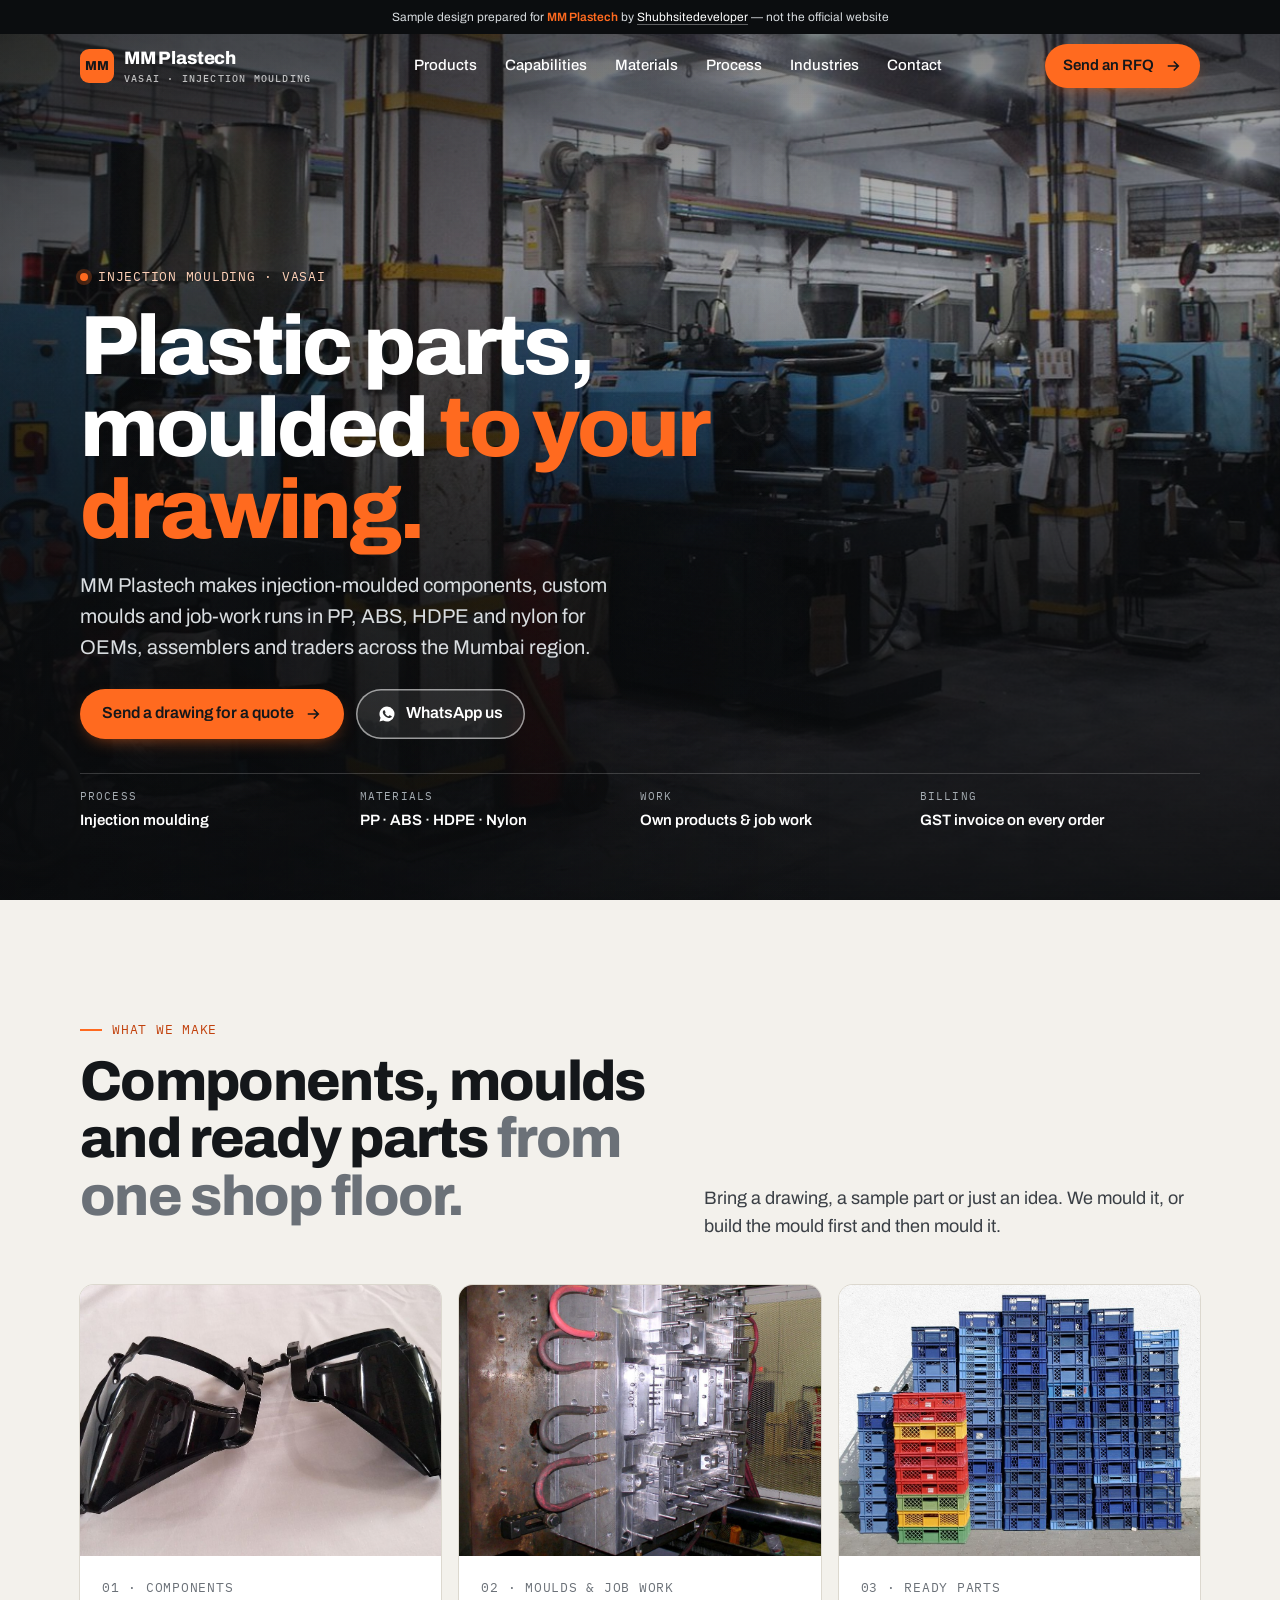
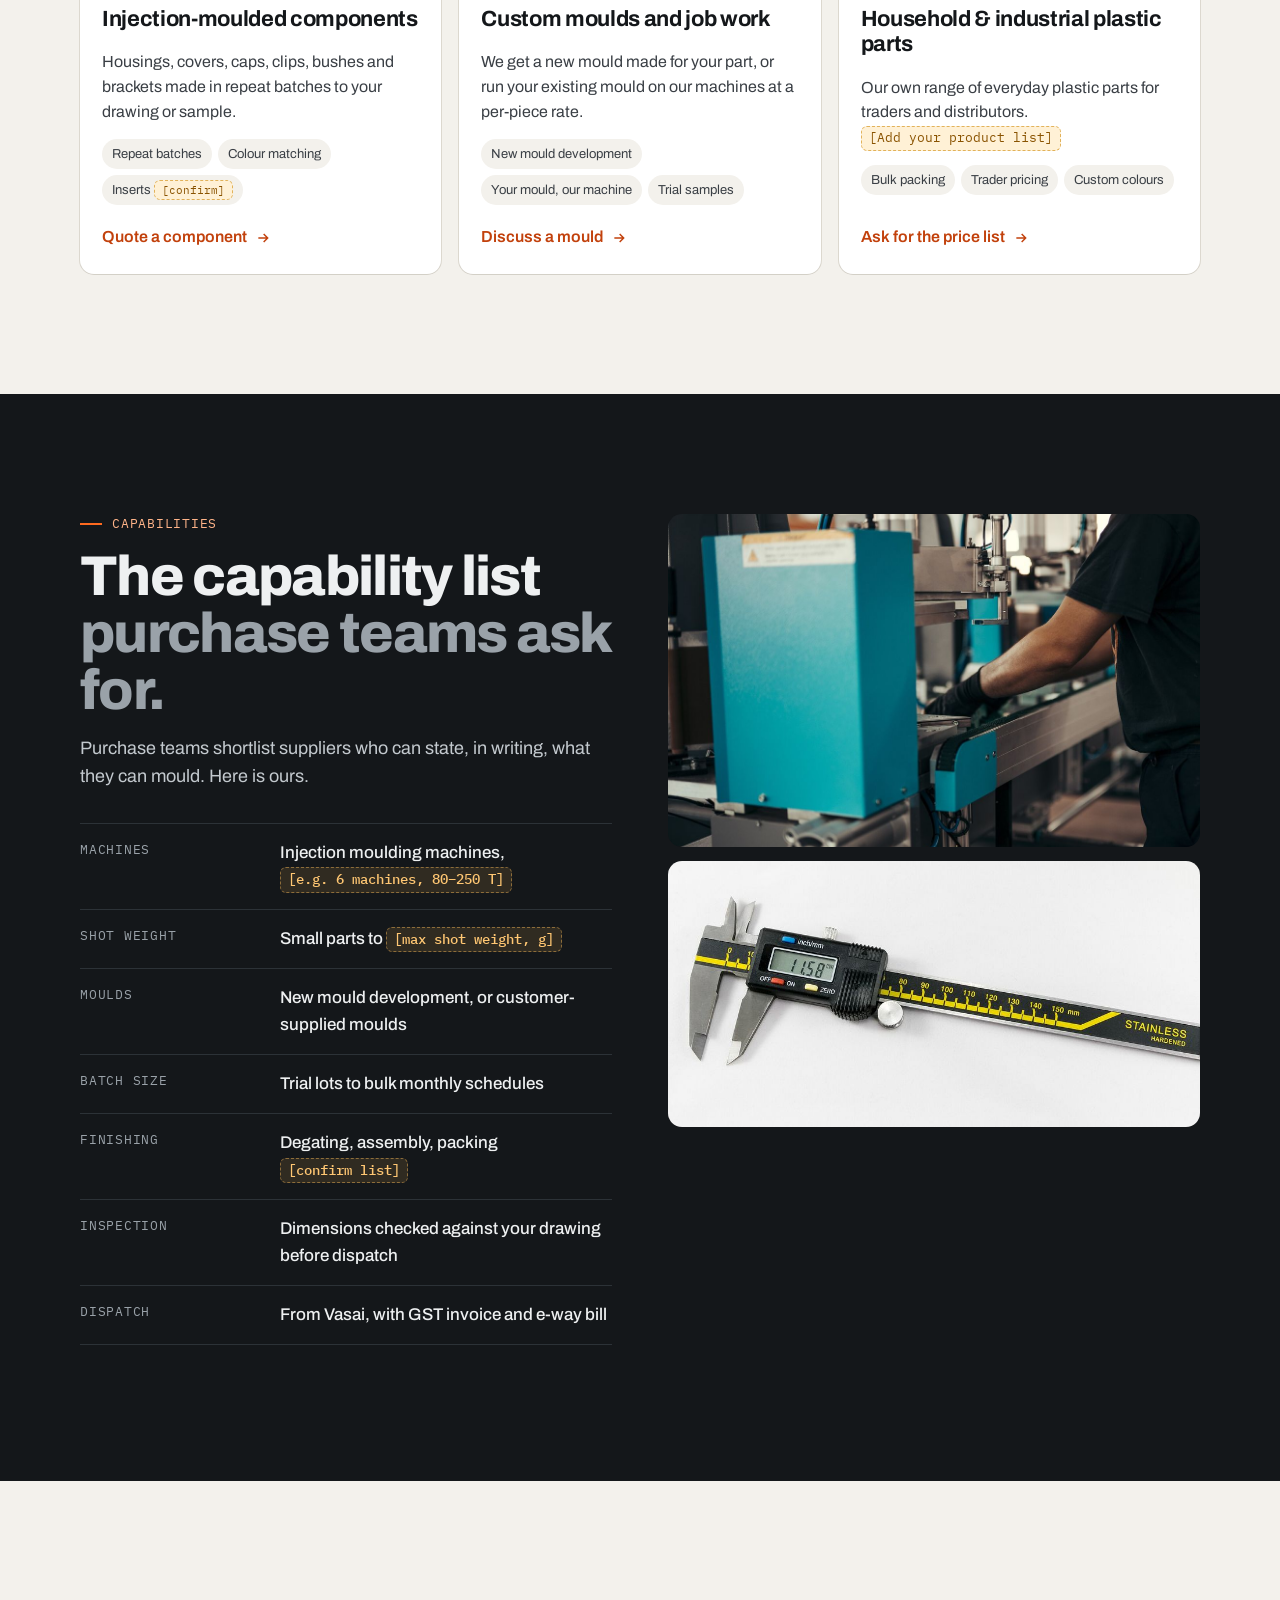
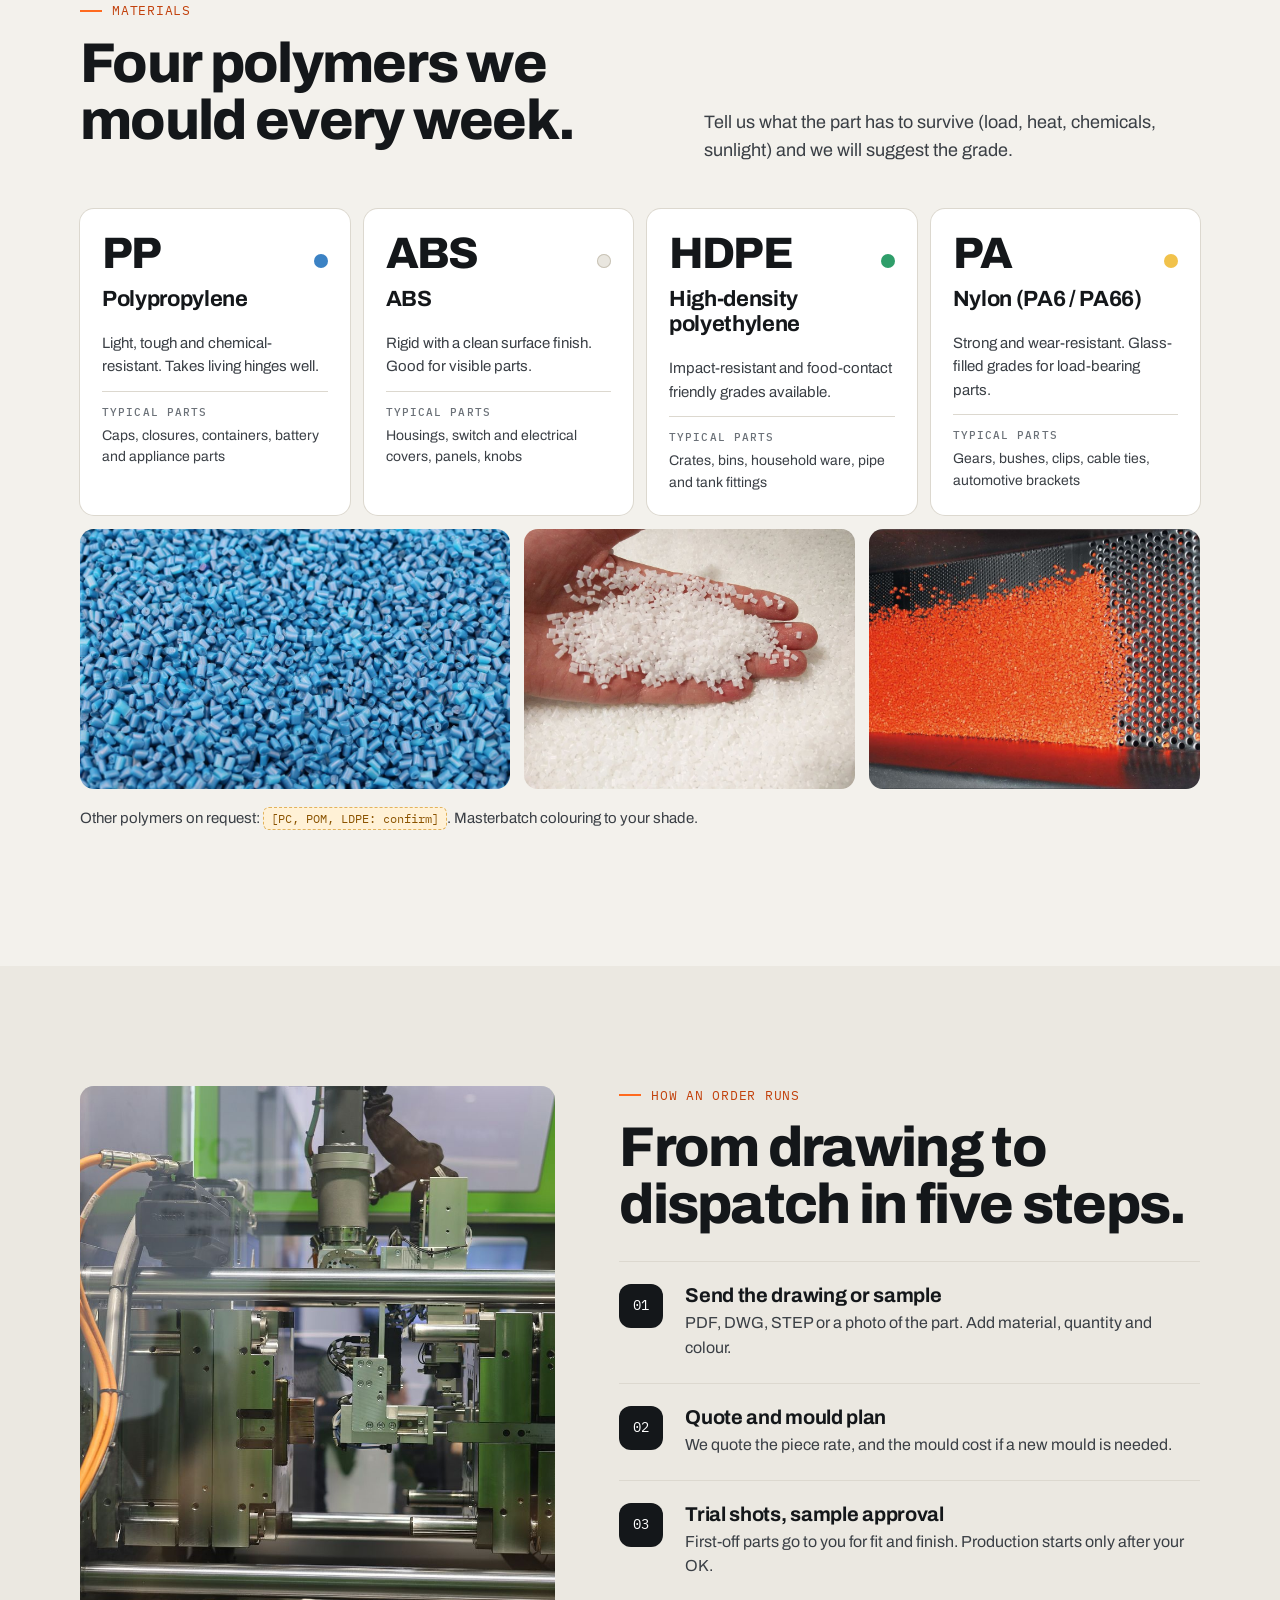
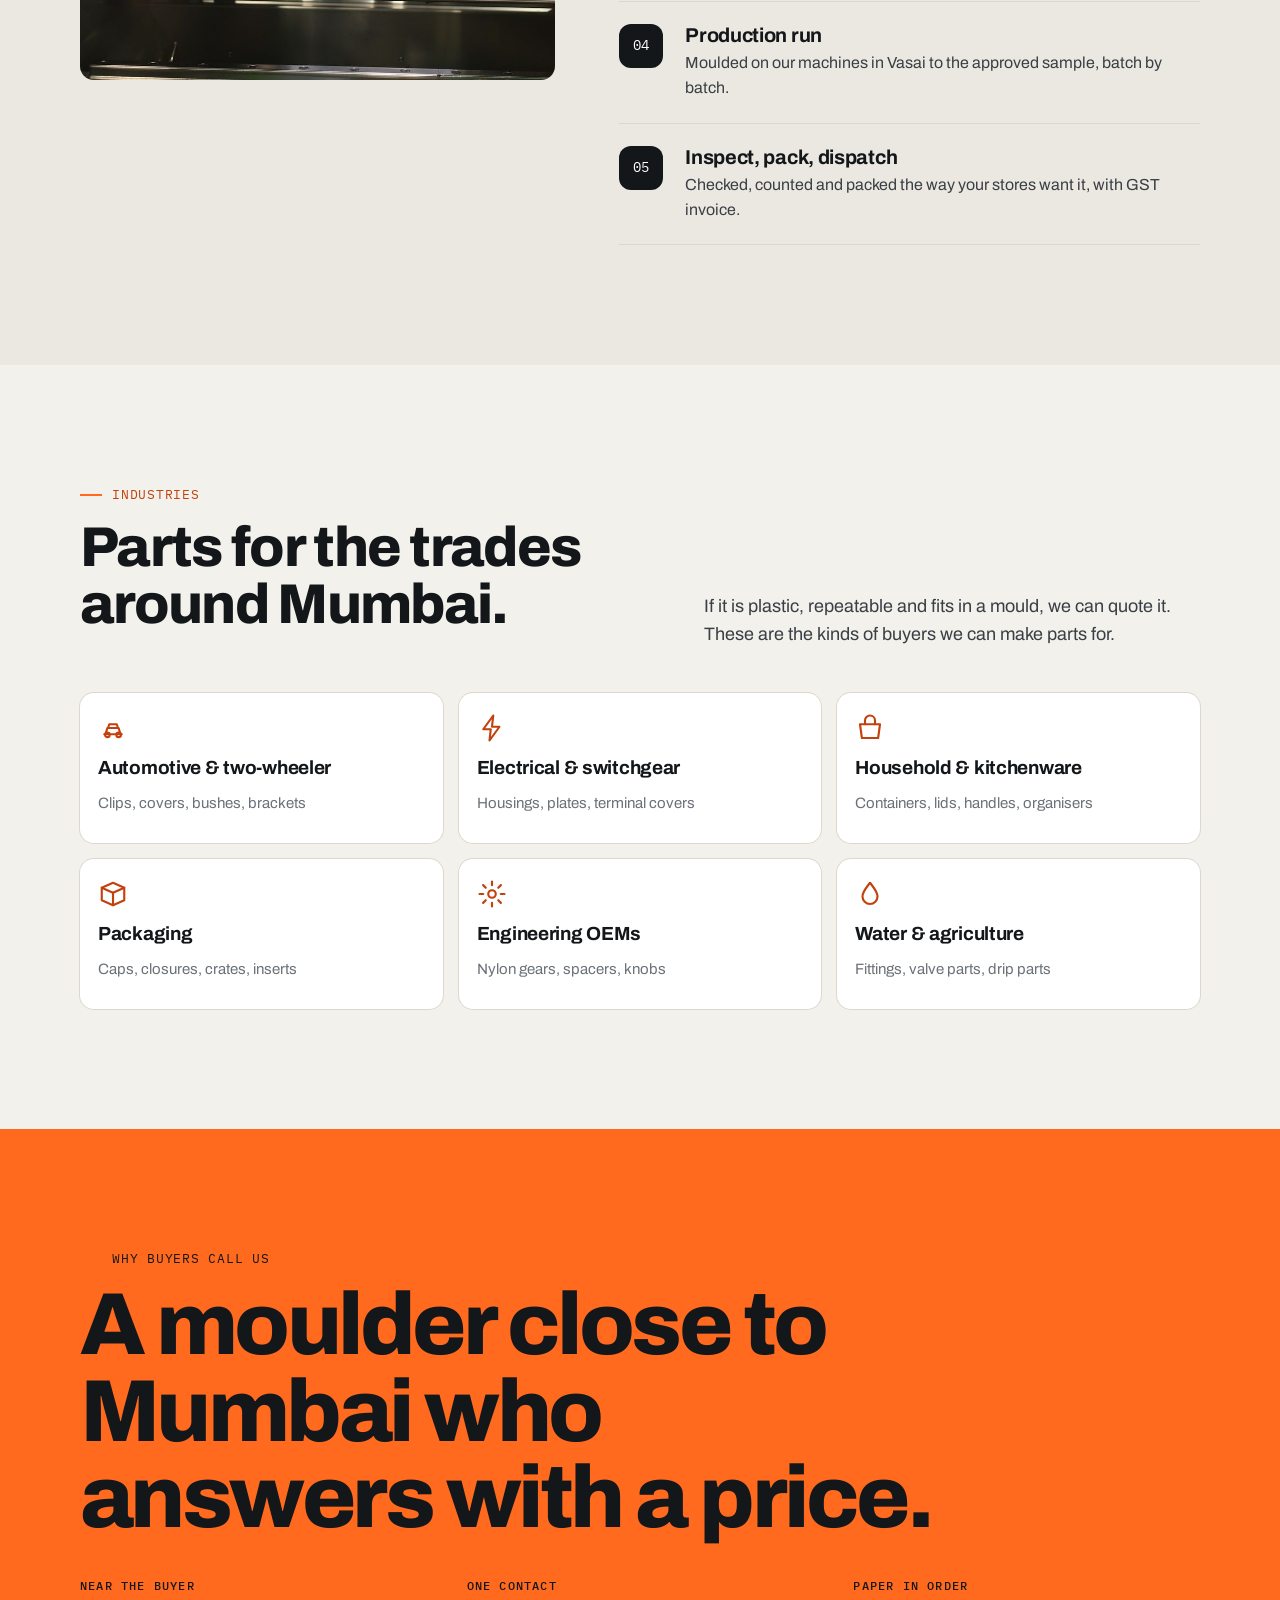
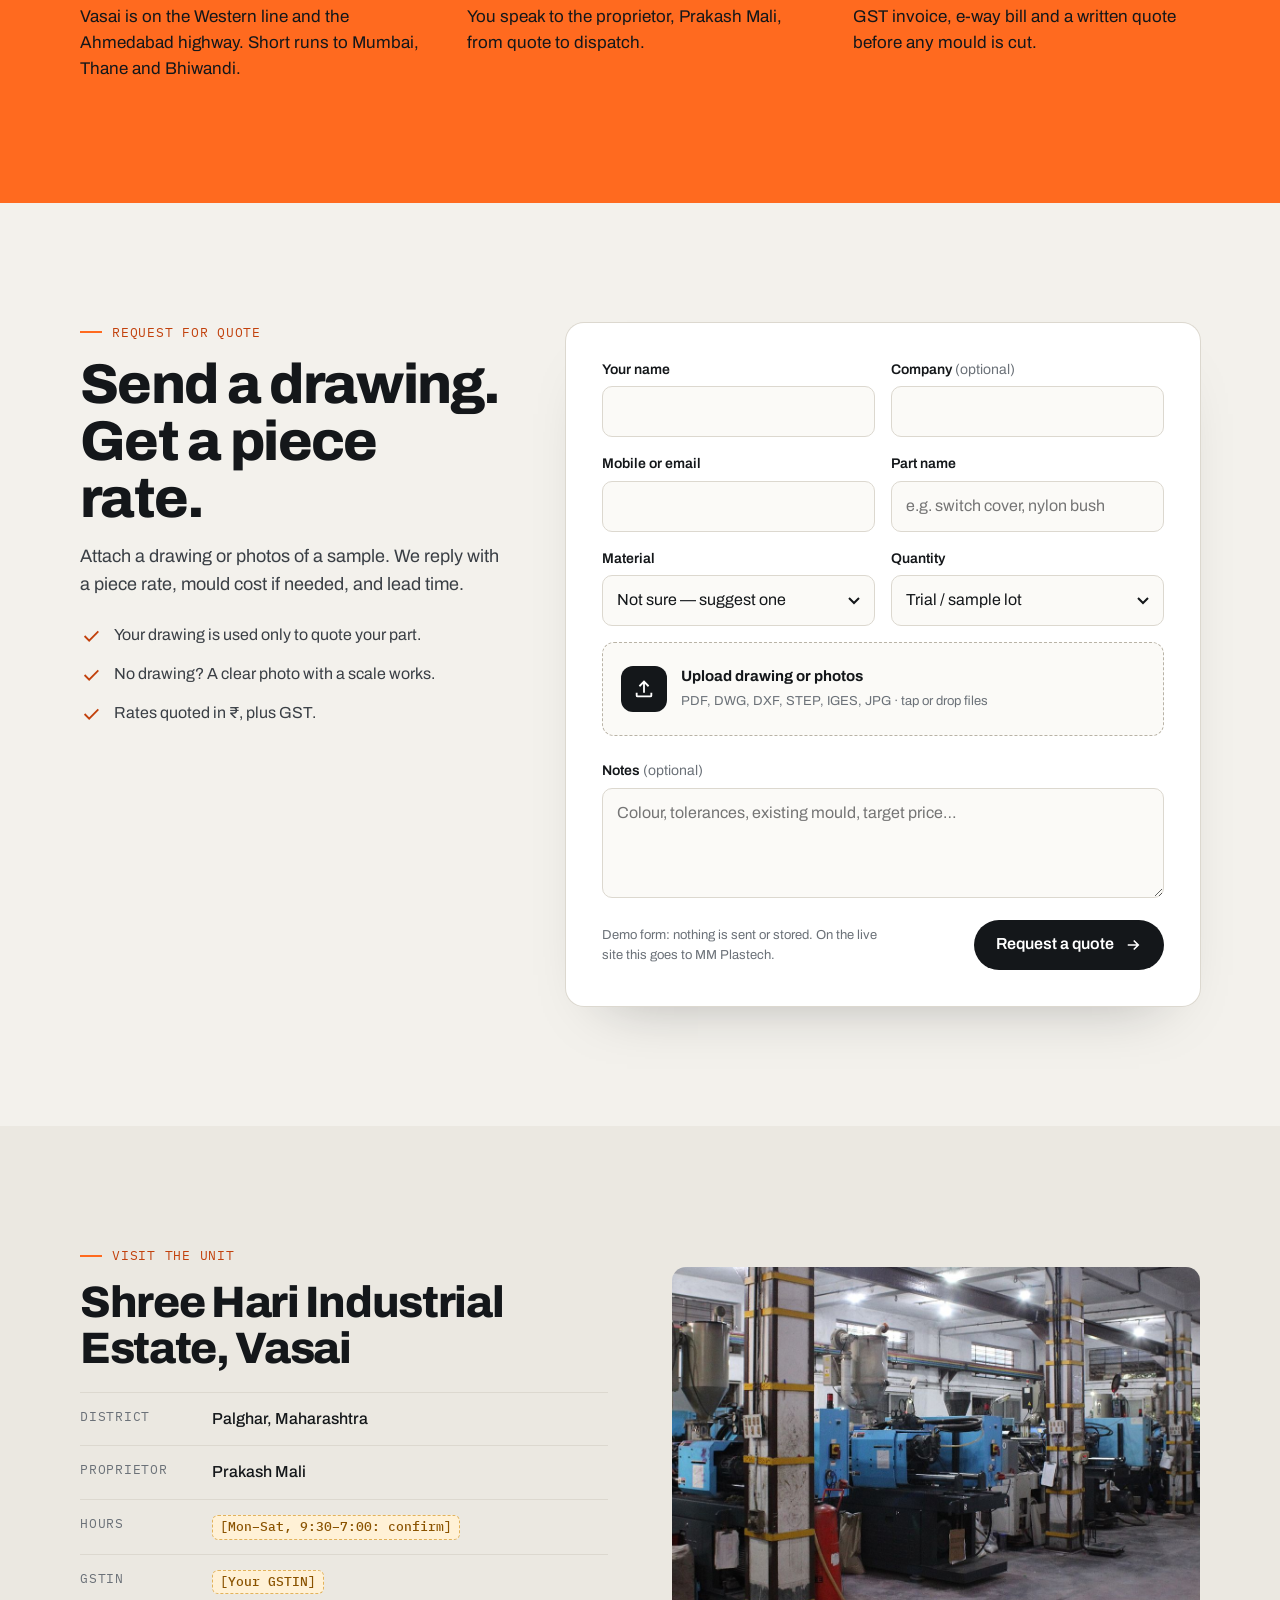
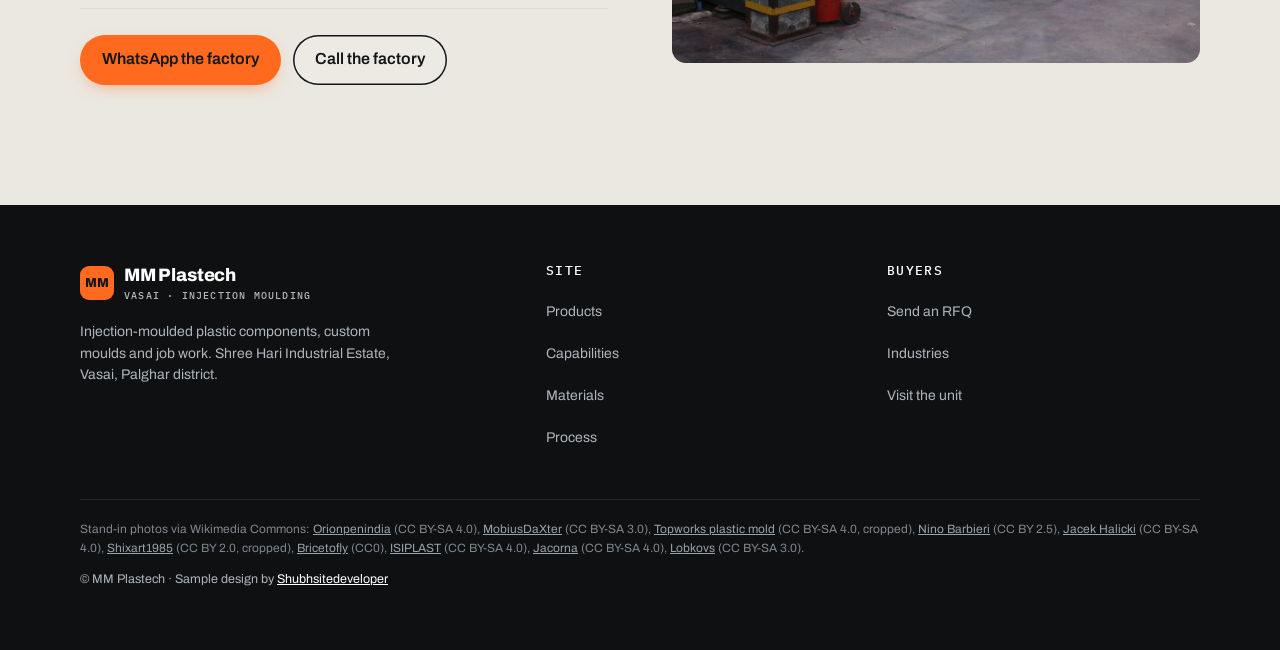
<file: demos/mm-plastech/index.html>
<!doctype html>
<html lang="en">
<head>
<meta charset="utf-8">
<meta name="viewport" content="width=device-width, initial-scale=1, viewport-fit=cover">
<meta name="robots" content="noindex,nofollow">
<title>MM Plastech — Plastic Injection Moulding in Vasai</title>
<meta name="description" content="MM Plastech, Vasai: injection-moulded plastic components, custom moulds and job work in PP, ABS, HDPE and nylon. Send your drawing for a quote.">
<meta name="theme-color" content="#14171a">
<meta property="og:title" content="MM Plastech — Plastic Injection Moulding, Vasai">
<meta property="og:description" content="Injection-moulded plastic parts made to your drawing. PP, ABS, HDPE, nylon. Shree Hari Industrial Estate, Vasai.">
<meta property="og:image" content="assets/shopfloor.jpg">
<link rel="icon" href="data:image/svg+xml,%3Csvg xmlns='http://www.w3.org/2000/svg' viewBox='0 0 64 64'%3E%3Crect width='64' height='64' rx='12' fill='%2314171a'/%3E%3Ctext x='32' y='44' text-anchor='middle' font-family='Arial,Helvetica,sans-serif' font-weight='800' font-size='30' fill='%23ff6a1f'%3EMM%3C/text%3E%3C/svg%3E">
<link rel="preconnect" href="https://fonts.googleapis.com">
<link rel="preconnect" href="https://fonts.gstatic.com" crossorigin>
<link href="https://fonts.googleapis.com/css2?family=Archivo:wght@400;500;600;700;800&family=IBM+Plex+Mono:wght@400;500&display=swap" rel="stylesheet">
<link rel="preload" as="image" href="assets/shopfloor.jpg">
<style>
:root{
  --bg:#f3f1ec; --surface:#ffffff; --ink:#14171a; --ink-2:#3a3f45; --muted:#6b7178;
  --line:#dcd8cf; --dark:#14171a; --dark-2:#1d2125; --on-dark:#eef0f1; --on-dark-muted:#9aa2a9;
  --accent:#ff6a1f; --accent-ink:#c2410c; --edit:#fff1d6; --edit-ink:#8a5300;
  --r:14px; --r-sm:10px; --wrap:1200px; --gut:20px;
  --ribbon:34px; --nav:64px;
  --font:'Archivo',system-ui,-apple-system,'Segoe UI',Roboto,sans-serif;
  --mono:'IBM Plex Mono',ui-monospace,SFMono-Regular,Menlo,monospace;
  --ease:cubic-bezier(.2,.7,.2,1);
}
*{box-sizing:border-box}
html{scroll-behavior:smooth;scroll-padding-top:calc(var(--ribbon) + var(--nav) + 8px);-webkit-text-size-adjust:100%}
body{margin:0;background:var(--bg);color:var(--ink);font-family:var(--font);font-size:16px;line-height:1.55;-webkit-font-smoothing:antialiased;overflow-x:hidden}
img{max-width:100%;display:block}
a{color:inherit}
button,input,select,textarea{font:inherit;color:inherit}
.wrap{max-width:var(--wrap);margin:0 auto;padding:0 var(--gut)}
@media(min-width:768px){:root{--gut:40px}}
.mono{font-family:var(--mono);font-size:12.5px;letter-spacing:.06em;text-transform:uppercase}
.skip{position:absolute;left:-9999px;top:0}
.skip:focus{left:12px;top:calc(var(--ribbon) + 8px);z-index:200;background:var(--ink);color:#fff;padding:10px 14px;border-radius:8px}
:focus-visible{outline:3px solid var(--accent);outline-offset:2px}

/* ribbon */
.ribbon{position:fixed;inset:0 0 auto 0;height:var(--ribbon);z-index:120;background:#0b0d0f;color:#d7dbde;display:flex;align-items:center;justify-content:center;padding:0 12px;font-size:12px;line-height:1.2;text-align:center}
.ribbon a{color:#fff;text-decoration:none;border-bottom:1px solid rgba(255,255,255,.35)}
.ribbon a:hover{border-color:var(--accent)}
.ribbon b{color:var(--accent);font-weight:600}
.ribbon p{margin:0}
@media(max-width:520px){.ribbon{font-size:10.5px;padding:0 10px}}

/* nav */
.nav{position:fixed;top:var(--ribbon);left:0;right:0;z-index:110;height:var(--nav);transition:background .3s var(--ease),box-shadow .3s var(--ease),color .3s}
.nav .wrap{height:100%;display:flex;align-items:center;justify-content:space-between;gap:16px}
.nav.on-hero{color:#fff}
.nav.solid{background:rgba(243,241,236,.92);backdrop-filter:saturate(1.4) blur(12px);-webkit-backdrop-filter:saturate(1.4) blur(12px);box-shadow:0 1px 0 var(--line);color:var(--ink)}
.brand{display:flex;align-items:center;gap:10px;text-decoration:none;font-weight:800;letter-spacing:-.01em;font-size:18px;min-height:44px}
.brand .mk{width:34px;height:34px;border-radius:9px;background:var(--accent);color:#14171a;display:grid;place-items:center;font-size:13px;font-weight:800;letter-spacing:-.02em}
.brand small{display:block;font-family:var(--mono);font-size:10px;font-weight:500;letter-spacing:.12em;text-transform:uppercase;opacity:.7;margin-top:-2px}
.links{display:none;gap:4px;align-items:center}
.links a{text-decoration:none;font-size:15px;font-weight:500;padding:10px 12px;border-radius:8px;position:relative}
.links a::after{content:"";position:absolute;left:12px;right:12px;bottom:6px;height:2px;background:currentColor;transform:scaleX(0);transform-origin:left;transition:transform .3s var(--ease)}
.links a:hover::after{transform:scaleX(1)}
.menu-btn{width:44px;height:44px;border-radius:10px;border:1px solid currentColor;border-color:rgba(127,127,127,.35);background:transparent;display:grid;place-items:center;cursor:pointer}
.menu-btn span{display:block;width:18px;height:2px;background:currentColor;position:relative}
.menu-btn span::before,.menu-btn span::after{content:"";position:absolute;left:0;width:18px;height:2px;background:currentColor}
.menu-btn span::before{top:-6px}.menu-btn span::after{top:6px}
.nav .btn{display:none}
@media(min-width:1000px){.links{display:flex}.menu-btn{display:none}.nav .btn{display:inline-flex}}
.sheet{position:fixed;inset:calc(var(--ribbon) + var(--nav)) 0 0 0;z-index:105;background:var(--bg);padding:24px var(--gut);display:flex;flex-direction:column;gap:4px;transform:translateY(-8px);opacity:0;pointer-events:none;transition:opacity .25s var(--ease),transform .25s var(--ease)}
.sheet.open{opacity:1;transform:none;pointer-events:auto}
.sheet a{text-decoration:none;font-size:28px;font-weight:700;letter-spacing:-.02em;padding:12px 0;border-bottom:1px solid var(--line)}
.sheet .btn{margin-top:20px;font-size:17px}

/* buttons */
.btn{display:inline-flex;align-items:center;justify-content:center;gap:10px;min-height:50px;padding:0 22px;border-radius:999px;border:0;font-weight:600;font-size:16px;text-decoration:none;cursor:pointer;transition:transform .2s var(--ease),background .2s,box-shadow .2s;white-space:nowrap}
.btn:hover{transform:translateY(-1px)}
.btn:active{transform:translateY(1px) scale(.98)}
.btn-primary{background:var(--accent);color:#14171a;box-shadow:0 6px 18px -8px rgba(255,106,31,.7)}
.btn-primary:hover{background:#ff7d3b}
.btn-ghost{background:rgba(255,255,255,.08);color:inherit;box-shadow:inset 0 0 0 1.5px currentColor}
.btn-ghost.light{color:#fff;box-shadow:inset 0 0 0 1.5px rgba(255,255,255,.55);backdrop-filter:blur(6px)}
.btn-dark{background:var(--ink);color:#fff}
.btn svg{width:18px;height:18px;flex:none}
.btn .arr{transition:transform .25s var(--ease)}
.btn:hover .arr{transform:translateX(3px)}
.nav .btn{min-height:44px;padding:0 18px;font-size:15px}

/* hero */
.hero{position:relative;min-height:100svh;color:#fff;display:flex;align-items:flex-end;overflow:hidden;background:#14171a}
.hero img.bg{position:absolute;inset:0;width:100%;height:100%;object-fit:cover;object-position:40% 50%;transform:scale(1.06);animation:heroImg 1.6s var(--ease) forwards}
.hero::before{content:"";position:absolute;inset:0;z-index:1;background:linear-gradient(90deg,rgba(10,12,14,.55),rgba(10,12,14,0) 65%)}
.hero::after{content:"";position:absolute;inset:0;background:linear-gradient(180deg,rgba(10,12,14,.55) 0%,rgba(10,12,14,.25) 30%,rgba(10,12,14,.72) 62%,rgba(10,12,14,.94) 100%)}
.hero .wrap{position:relative;z-index:2;width:100%;padding-top:calc(var(--ribbon) + var(--nav) + 40px);padding-bottom:28px}
.eyebrow{display:inline-flex;align-items:center;gap:10px;color:#ffd2b8}
.eyebrow i{width:8px;height:8px;border-radius:50%;background:var(--accent);box-shadow:0 0 0 4px rgba(255,106,31,.25)}
.hero h1{font-size:clamp(38px,10.4vw,84px);line-height:.98;letter-spacing:-.035em;font-weight:800;margin:16px 0 18px;max-width:14ch}
.hero h1 em{font-style:normal;color:var(--accent)}
.hero p.lede{font-size:clamp(17px,2.2vw,20px);color:#d9dde0;max-width:52ch;margin:0 0 26px}
.hero .ctas{display:flex;flex-wrap:wrap;gap:12px}
.specbar{margin-top:34px;display:grid;grid-template-columns:1fr 1fr;border-top:1px solid rgba(255,255,255,.18)}
.specbar div{padding:14px 12px 4px 0}
.specbar dt{font-family:var(--mono);font-size:11px;letter-spacing:.1em;text-transform:uppercase;color:#a6adb3}
.specbar dd{margin:4px 0 0;font-weight:600;font-size:15px}
@media(min-width:768px){.specbar{grid-template-columns:repeat(4,1fr)}.hero .wrap{padding-bottom:48px}}
@media(max-width:520px){.hero .ctas .btn{width:100%}}
@keyframes heroImg{to{transform:scale(1)}}
[data-enter]>*{opacity:0;transform:translateY(16px);animation:enter .8s var(--ease) forwards}
[data-enter]>*:nth-child(2){animation-delay:.08s}[data-enter]>*:nth-child(3){animation-delay:.16s}[data-enter]>*:nth-child(4){animation-delay:.24s}[data-enter]>*:nth-child(5){animation-delay:.34s}
@keyframes enter{to{opacity:1;transform:none}}

/* sections */
section.sec{padding:88px 0}
@media(min-width:1000px){section.sec{padding:120px 0}}
.kicker{color:var(--accent-ink);display:flex;align-items:center;gap:10px;margin-bottom:14px}
.kicker::before{content:"";width:22px;height:2px;background:var(--accent)}
h2{font-size:clamp(32px,6.4vw,56px);line-height:1.02;letter-spacing:-.03em;font-weight:800;margin:0 0 16px;max-width:18ch}
h2 .dim{color:var(--muted)}
.intro{font-size:18px;color:var(--ink-2);max-width:58ch;margin:0}
.head{display:grid;gap:18px;margin-bottom:44px}
@media(min-width:1000px){.head{grid-template-columns:1.1fr .9fr;align-items:end}.head .intro{justify-self:end}}
h3{font-size:22px;letter-spacing:-.015em;line-height:1.15;margin:0 0 8px;font-weight:700}

/* editable chip */
.edit{display:inline-block;background:var(--edit);color:var(--edit-ink);border:1px dashed #e2b25a;border-radius:6px;padding:1px 7px;font-family:var(--mono);font-size:.82em;letter-spacing:0;-webkit-box-decoration-break:clone;box-decoration-break:clone}
.dark .edit{background:rgba(255,190,90,.12);color:#ffc773;border-color:rgba(255,190,90,.45)}

/* products */
.cards{display:grid;gap:18px}
@media(min-width:820px){.cards{grid-template-columns:repeat(3,1fr)}}
.card{background:var(--surface);border-radius:var(--r);overflow:hidden;display:flex;flex-direction:column;box-shadow:0 1px 0 rgba(0,0,0,.04),0 0 0 1px var(--line);transition:transform .3s var(--ease),box-shadow .3s var(--ease);text-decoration:none}
a.card:hover{transform:translateY(-2px);box-shadow:0 18px 40px -22px rgba(20,23,26,.35),0 0 0 1px var(--line)}
.card .ph{aspect-ratio:4/3;overflow:hidden;background:#ddd}
.card .ph img{width:100%;height:100%;object-fit:cover;transition:transform .6s var(--ease)}
a.card:hover .ph img{transform:scale(1.03)}
.card .bd{padding:22px 22px 24px;display:flex;flex-direction:column;gap:10px;flex:1}
.card .num{color:var(--muted)}
.card p{margin:0;color:var(--ink-2)}
.card ul{margin:4px 0 0;padding:0;list-style:none;display:flex;flex-wrap:wrap;gap:6px}
.card li{font-size:13px;padding:5px 10px;border-radius:999px;background:var(--bg);color:var(--ink-2)}
.card .more{margin-top:auto;padding-top:10px;font-weight:600;display:inline-flex;align-items:center;gap:8px;color:var(--accent-ink)}
.card .more svg{width:16px;height:16px;transition:transform .25s var(--ease)}
a.card:hover .more svg{transform:translateX(3px)}

/* capabilities - dark */
.dark{background:var(--dark);color:var(--on-dark)}
.dark h2 .dim{color:var(--on-dark-muted)}
.dark .intro{color:#c3c9ce}
.dark .kicker{color:#ffb489}
.cap-grid{display:grid;gap:28px}
@media(min-width:1000px){.cap-grid{grid-template-columns:1fr 1fr;gap:56px;align-items:start}}
.spec{border-top:1px solid #2c3237}
.spec .row{display:grid;grid-template-columns:1fr;gap:4px;padding:16px 0;border-bottom:1px solid #2c3237}
@media(min-width:560px){.spec .row{grid-template-columns:180px 1fr;gap:20px}}
.spec dt{color:var(--on-dark-muted)}
.spec dd{margin:0;font-size:17px;font-weight:500}
.cap-photos{display:grid;grid-template-columns:1fr;gap:14px}
.cap-photos figure{margin:0;border-radius:var(--r);overflow:hidden;background:#222}
.cap-photos figure:first-child{grid-column:1/-1;aspect-ratio:16/10}
.cap-photos figure:not(:first-child){aspect-ratio:16/8}
@media(min-width:1000px){.cap-photos{position:sticky;top:calc(var(--ribbon) + var(--nav) + 24px)}}
.cap-photos img{width:100%;height:100%;object-fit:cover}

/* materials */
.mat-grid{display:grid;gap:14px;grid-template-columns:1fr}
@media(min-width:620px){.mat-grid{grid-template-columns:1fr 1fr}}
@media(min-width:1100px){.mat-grid{grid-template-columns:repeat(4,1fr)}}
.mat{background:var(--surface);border-radius:var(--r);padding:22px;box-shadow:0 0 0 1px var(--line);display:flex;flex-direction:column;gap:12px;transition:transform .3s var(--ease),box-shadow .3s}
.mat:hover{transform:translateY(-2px);box-shadow:0 16px 36px -24px rgba(20,23,26,.4),0 0 0 1px var(--line)}
.mat .sym{display:flex;align-items:baseline;justify-content:space-between}
.mat .sym b{font-size:44px;letter-spacing:-.04em;font-weight:800;line-height:1}
.mat .sym span{color:var(--muted)}
.mat .dot{width:14px;height:14px;border-radius:50%}
.mat p{margin:0;color:var(--ink-2);font-size:15px}
.mat .uses{border-top:1px solid var(--line);padding-top:12px;font-size:14px;color:var(--ink-2)}
.mat .uses b{display:block;font-family:var(--mono);font-size:11px;letter-spacing:.1em;text-transform:uppercase;color:var(--muted);font-weight:500;margin-bottom:4px}
.mat-band{margin-top:14px;display:grid;gap:14px;grid-template-columns:minmax(0,1fr) minmax(0,1fr)}
.mat-band figure:first-child{grid-column:1/-1}
@media(max-width:819px){.mat-band figure:not(:first-child){aspect-ratio:1/1}}
@media(min-width:820px){.mat-band{grid-template-columns:minmax(0,1.3fr) minmax(0,1fr) minmax(0,1fr)}.mat-band figure:first-child{grid-column:auto}}
.mat-band figure{margin:0;min-width:0;border-radius:var(--r);overflow:hidden;aspect-ratio:16/10;background:#ddd}
.mat-band img{width:100%;height:100%;object-fit:cover;transition:transform .6s var(--ease)}
.mat-band figure:hover img{transform:scale(1.03)}
.mat-band figure{width:100%}
@media(min-width:820px){.mat-band figure{aspect-ratio:auto;height:260px}}
.mat-note{margin-top:18px;color:var(--ink-2);font-size:15px}

/* process */
.proc{display:grid;gap:36px}
@media(min-width:1000px){.proc{grid-template-columns:.9fr 1.1fr;gap:64px;align-items:start}}
.proc-photo{border-radius:var(--r);overflow:hidden;aspect-ratio:4/5;background:#ccc;position:relative}
.proc-photo img{width:100%;height:100%;object-fit:cover}
@media(min-width:1000px){.proc-photo{position:sticky;top:calc(var(--ribbon) + var(--nav) + 24px)}}
@media(max-width:999px){.proc-photo{aspect-ratio:16/11}}
.steps{list-style:none;margin:0;padding:0;counter-reset:s}
.steps li{display:grid;grid-template-columns:52px 1fr;gap:14px;padding:22px 0;border-top:1px solid var(--line)}
.steps li:last-child{border-bottom:1px solid var(--line)}
.steps .n{width:44px;height:44px;border-radius:12px;background:var(--ink);color:#fff;display:grid;place-items:center;font-family:var(--mono);font-size:14px}
.steps li:hover .n{background:var(--accent);color:var(--ink)}
.steps .n{transition:background .25s,color .25s}
.steps h3{font-size:20px;margin-bottom:4px}
.steps p{margin:0;color:var(--ink-2)}

/* industries */
.ind{display:grid;gap:12px;grid-template-columns:1fr 1fr}
@media(min-width:900px){.ind{grid-template-columns:repeat(3,1fr);gap:16px}}
.ind div{background:var(--surface);border-radius:var(--r);padding:20px 18px;box-shadow:0 0 0 1px var(--line);display:flex;flex-direction:column;gap:14px;min-height:150px;transition:transform .3s var(--ease),box-shadow .3s}
.ind div:hover{transform:translateY(-2px);box-shadow:0 16px 36px -24px rgba(20,23,26,.4),0 0 0 1px var(--line)}
.ind svg{width:30px;height:30px;stroke:var(--accent-ink);fill:none;stroke-width:1.7;stroke-linecap:round;stroke-linejoin:round}
.ind h3{font-size:17px;margin:0}
.ind p{margin:0;font-size:14px;color:var(--muted);line-height:1.45}
@media(min-width:900px){.ind h3{font-size:19px}.ind p{font-size:15px}}

/* statement */
.statement{background:var(--accent);color:#14171a;padding:88px 0}
.statement .big{font-size:clamp(34px,7.2vw,88px);line-height:.98;letter-spacing:-.04em;font-weight:800;margin:0;max-width:16ch}
.statement .row{display:grid;gap:26px;margin-top:36px}
@media(min-width:900px){.statement .row{grid-template-columns:repeat(3,1fr);gap:40px}.statement{padding:120px 0}}
.statement .row p{margin:0;font-size:17px;max-width:36ch}
.statement .row b{display:block;font-family:var(--mono);font-size:12px;letter-spacing:.1em;text-transform:uppercase;margin-bottom:8px;font-weight:500}

/* RFQ */
.rfq{display:grid;gap:36px}
@media(min-width:1000px){.rfq{grid-template-columns:.8fr 1.2fr;gap:64px}}
.rfq-aside ul{list-style:none;padding:0;margin:24px 0 0;display:grid;gap:14px}
.rfq-aside li{display:flex;gap:12px;align-items:flex-start;color:var(--ink-2)}
.rfq-aside li svg{flex:none;width:22px;height:22px;stroke:var(--accent-ink);fill:none;stroke-width:2;margin-top:2px}
form.box{background:var(--surface);border-radius:18px;padding:24px 20px;box-shadow:0 0 0 1px var(--line),0 30px 60px -40px rgba(20,23,26,.35)}
@media(min-width:768px){form.box{padding:36px}}
.fgrid{display:grid;gap:16px}
@media(min-width:640px){.fgrid{grid-template-columns:1fr 1fr}.full{grid-column:1/-1}}
label.f{display:flex;flex-direction:column;gap:6px;font-size:14px;font-weight:600}
label.f span.opt{font-weight:400;color:var(--muted)}
.f input,.f select,.f textarea{width:100%;min-height:50px;border:1.5px solid var(--line);border-radius:10px;padding:12px 14px;background:#fbfaf7;font-size:16px;font-weight:400;transition:border-color .2s,box-shadow .2s;appearance:none;-webkit-appearance:none}
.f select{background-image:url("data:image/svg+xml,%3Csvg xmlns='http://www.w3.org/2000/svg' width='12' height='8' viewBox='0 0 12 8'%3E%3Cpath d='M1 1l5 5 5-5' fill='none' stroke='%2314171a' stroke-width='2'/%3E%3C/svg%3E");background-repeat:no-repeat;background-position:right 14px center;padding-right:38px}
.f textarea{min-height:110px;resize:vertical}
.f input:focus,.f select:focus,.f textarea:focus{outline:none;border-color:var(--ink);box-shadow:0 0 0 4px rgba(255,106,31,.18)}
.f .err{color:#b42318;font-weight:500;font-size:13px;display:none}
.f.invalid input,.f.invalid select{border-color:#b42318}
.f.invalid .err{display:block}
.drop{position:relative;border:1.5px dashed #b9b3a6;border-radius:12px;padding:22px 18px;display:flex;gap:14px;align-items:center;background:#fbfaf7;cursor:pointer;transition:border-color .2s,background .2s}
.drop:hover,.drop.over{border-color:var(--accent);background:#fff6f0}
.drop input{position:absolute;inset:0;opacity:0;cursor:pointer;width:100%;height:100%}
.drop .ic{width:46px;height:46px;border-radius:12px;background:var(--ink);display:grid;place-items:center;flex:none}
.drop .ic svg{width:22px;height:22px;stroke:#fff;fill:none;stroke-width:2}
.drop strong{display:block;font-size:15px}
.drop small{color:var(--muted);font-size:13px;font-weight:400}
.files{list-style:none;padding:0;margin:8px 0 0;display:grid;gap:6px}
.files li{font-family:var(--mono);font-size:12.5px;background:var(--bg);padding:8px 10px;border-radius:8px;overflow:hidden;text-overflow:ellipsis;white-space:nowrap}
.form-foot{display:flex;flex-direction:column;gap:12px;margin-top:22px}
@media(min-width:640px){.form-foot{flex-direction:row;align-items:center;justify-content:space-between}}
.form-foot p{margin:0;font-size:13px;color:var(--muted);max-width:40ch}
@media(max-width:639px){.form-foot .btn{width:100%}}
.thanks{display:none;text-align:left;padding:8px 0}
.thanks .tick{width:56px;height:56px;border-radius:50%;background:#e8f6ec;display:grid;place-items:center;margin-bottom:16px}
.thanks .tick svg{width:28px;height:28px;stroke:#1a7f37;fill:none;stroke-width:2.5}
form.done .fgrid,form.done .form-foot{display:none}
form.done .thanks{display:block}

/* visit */
.visit{display:grid;gap:28px}
@media(min-width:1000px){.visit{grid-template-columns:1fr 1fr;gap:64px;align-items:center}}
.addr{font-size:clamp(28px,5vw,44px);font-weight:800;letter-spacing:-.03em;line-height:1.05;margin:0 0 20px}
.vlist{display:grid;gap:0;border-top:1px solid var(--line);margin-bottom:26px}
.vlist div{display:grid;grid-template-columns:120px 1fr;gap:12px;padding:14px 0;border-bottom:1px solid var(--line)}
.vlist dt{color:var(--muted)}
.vlist dd{margin:0;font-weight:500}
.visit .ctas{display:flex;flex-wrap:wrap;gap:12px}
@media(max-width:520px){.visit .ctas .btn{width:100%}}
.visit>*,.rfq>*,.cap-grid>*,.proc>*{min-width:0}
.visit figure{margin:0;border-radius:var(--r);overflow:hidden;aspect-ratio:4/3}
.visit figure img{width:100%;height:100%;object-fit:cover}

/* footer */
footer{background:#0e1012;color:#aeb5bb;padding:56px 0 110px;font-size:14px}
@media(min-width:1000px){footer{padding-bottom:48px}}
.fcols{display:grid;gap:28px}
@media(min-width:820px){.fcols{grid-template-columns:1.4fr 1fr 1fr}}
footer .brand{color:#fff}
footer h4{color:#fff;font-size:13px;font-family:var(--mono);letter-spacing:.1em;text-transform:uppercase;font-weight:500;margin:0 0 12px}
footer ul{list-style:none;padding:0;margin:0;display:grid;gap:2px}
footer ul a{text-decoration:none;display:inline-block;padding:8px 0;min-height:40px}
footer ul a:hover{color:#fff}
.credits{margin-top:40px;padding-top:20px;border-top:1px solid #23282c;font-size:12px;line-height:1.6;color:#7f878e}
.credits a{color:#9aa2a9}
.made{margin-top:10px;font-size:12.5px}
.made a{color:#fff}

/* mobile action bar */
.abar{position:fixed;left:0;right:0;bottom:0;z-index:100;display:grid;grid-template-columns:1fr 1.3fr;gap:10px;padding:10px 14px calc(10px + env(safe-area-inset-bottom));background:rgba(20,23,26,.94);backdrop-filter:blur(10px);-webkit-backdrop-filter:blur(10px);transform:translateY(110%);transition:transform .35s var(--ease)}
.abar.show{transform:none}
.abar .btn{min-height:48px;font-size:15px;padding:0 12px}
.abar .btn-ghost{color:#fff;box-shadow:inset 0 0 0 1.5px rgba(255,255,255,.4)}
@media(min-width:1000px){.abar{display:none}}

/* demo toast */
.toast{position:fixed;left:50%;bottom:88px;z-index:150;transform:translate(-50%,20px);opacity:0;pointer-events:none;background:#fff;color:var(--ink);border-radius:14px;padding:16px 18px;box-shadow:0 24px 60px -20px rgba(0,0,0,.45),0 0 0 1px var(--line);width:min(92vw,380px);display:flex;gap:12px;align-items:flex-start;transition:opacity .25s var(--ease),transform .25s var(--ease)}
.toast.show{opacity:1;transform:translate(-50%,0);pointer-events:auto}
.toast .b{width:34px;height:34px;flex:none;border-radius:10px;background:#25d366;display:grid;place-items:center}
.toast .b svg{width:18px;height:18px;fill:#fff}
.toast strong{display:block;font-size:15px}
.toast p{margin:2px 0 0;font-size:14px;color:var(--ink-2)}
.toast button{margin-left:auto;background:none;border:0;width:36px;height:36px;border-radius:8px;cursor:pointer;font-size:20px;line-height:1;color:var(--muted);flex:none}
@media(min-width:1000px){.toast{bottom:32px}}

@media (prefers-reduced-motion: reduce){
  *,*::before,*::after{animation:none!important;transition:none!important}
  [data-enter]>*{opacity:1;transform:none}
  .hero img.bg{transform:none}
}
</style>
</head>
<body>
<!-- Sales demo for MM Plastech. Every photo is a licensed stand-in (Wikimedia Commons, credited in the footer) to be replaced with the factory's own. Amber chips = details for the owner to confirm. -->
<div class="ribbon"><p>Sample design prepared for <b>MM Plastech</b> by <a href="https://shubhsitedeveloper.github.io/" target="_blank" rel="noopener">Shubhsitedeveloper</a> — not the official website</p></div>
<a class="skip" href="#main">Skip to content</a>

<header class="nav on-hero" id="nav">
  <div class="wrap">
    <a class="brand" href="#top" aria-label="MM Plastech home"><span class="mk">MM</span><span>MM Plastech<small>Vasai · Injection moulding</small></span></a>
    <nav class="links" aria-label="Main">
      <a href="#products">Products</a>
      <a href="#capabilities">Capabilities</a>
      <a href="#materials">Materials</a>
      <a href="#process">Process</a>
      <a href="#industries">Industries</a>
      <a href="#contact">Contact</a>
    </nav>
    <a class="btn btn-primary" href="#rfq">Send an RFQ <svg class="arr" viewBox="0 0 24 24" fill="none" stroke="currentColor" stroke-width="2.2"><path d="M5 12h14M13 6l6 6-6 6"/></svg></a>
    <button class="menu-btn" id="menuBtn" aria-label="Open menu" aria-expanded="false" aria-controls="sheet"><span></span></button>
  </div>
</header>
<div class="sheet" id="sheet" aria-hidden="true">
  <a href="#products">Products</a>
  <a href="#capabilities">Capabilities</a>
  <a href="#materials">Materials</a>
  <a href="#process">Process</a>
  <a href="#industries">Industries</a>
  <a href="#contact">Contact</a>
  <a class="btn btn-primary" href="#rfq">Send an RFQ</a>
</div>

<main id="main">
<section class="hero" id="top">
  <img class="bg" src="assets/shopfloor.jpg" alt="Row of injection moulding machines on a factory floor" fetchpriority="high">
  <div class="wrap" data-enter>
    <div class="eyebrow mono"><i></i>Injection moulding · Vasai</div>
    <h1>Plastic parts, moulded <em>to your drawing.</em></h1>
    <p class="lede">MM Plastech makes injection-moulded components, custom moulds and job-work runs in PP, ABS, HDPE and nylon for OEMs, assemblers and traders across the Mumbai region.</p>
    <div class="ctas">
      <a class="btn btn-primary" href="#rfq">Send a drawing for a quote <svg class="arr" viewBox="0 0 24 24" fill="none" stroke="currentColor" stroke-width="2.2"><path d="M5 12h14M13 6l6 6-6 6"/></svg></a>
      <a class="btn btn-ghost light" href="#contact" data-demo="whatsapp"><svg viewBox="0 0 24 24" fill="currentColor"><path d="M12 2a10 10 0 0 0-8.6 15.1L2 22l5-1.3A10 10 0 1 0 12 2zm5.3 14.2c-.2.6-1.3 1.2-1.8 1.2-.5.1-1 .2-3.3-.7-2.8-1.1-4.5-3.9-4.7-4.1-.1-.2-1.1-1.5-1.1-2.9s.7-2 1-2.3c.2-.3.5-.3.7-.3h.5c.2 0 .4 0 .6.5l.8 2c.1.2.1.4 0 .5l-.4.6c-.2.2-.3.4-.1.7.2.3.8 1.3 1.7 2.1 1.2 1 2.1 1.3 2.4 1.5.3.1.5.1.6-.1l.9-1c.2-.3.4-.2.7-.1l1.9.9c.3.1.5.2.5.3.1.2.1.7-.1 1.2z"/></svg>WhatsApp us</a>
    </div>
    <dl class="specbar">
      <div><dt>Process</dt><dd>Injection moulding</dd></div>
      <div><dt>Materials</dt><dd>PP · ABS · HDPE · Nylon</dd></div>
      <div><dt>Work</dt><dd>Own products &amp; job work</dd></div>
      <div><dt>Billing</dt><dd>GST invoice on every order</dd></div>
    </dl>
  </div>
</section>

<section class="sec" id="products">
  <div class="wrap">
    <div class="head">
      <div>
        <div class="kicker mono">What we make</div>
        <h2>Components, moulds and ready parts <span class="dim">from one shop floor.</span></h2>
      </div>
      <p class="intro">Bring a drawing, a sample part or just an idea. We mould it, or build the mould first and then mould it.</p>
    </div>
    <div class="cards">
      <a class="card" href="#rfq">
        <div class="ph"><img src="assets/moulded-part.jpg" alt="Black injection-moulded plastic components fresh from a two-cavity mould" loading="lazy"></div>
        <div class="bd">
          <span class="num mono">01 · Components</span>
          <h3>Injection-moulded components</h3>
          <p>Housings, covers, caps, clips, bushes and brackets made in repeat batches to your drawing or sample.</p>
          <ul><li>Repeat batches</li><li>Colour matching</li><li>Inserts <span class="edit">[confirm]</span></li></ul>
          <span class="more">Quote a component <svg viewBox="0 0 24 24" fill="none" stroke="currentColor" stroke-width="2.2"><path d="M5 12h14M13 6l6 6-6 6"/></svg></span>
        </div>
      </a>
      <a class="card" href="#rfq">
        <div class="ph"><img src="assets/mould-tool.jpg" alt="Open steel injection mould with cooling lines and ejector pins" loading="lazy"></div>
        <div class="bd">
          <span class="num mono">02 · Moulds &amp; job work</span>
          <h3>Custom moulds and job work</h3>
          <p>We get a new mould made for your part, or run your existing mould on our machines at a per-piece rate.</p>
          <ul><li>New mould development</li><li>Your mould, our machine</li><li>Trial samples</li></ul>
          <span class="more">Discuss a mould <svg viewBox="0 0 24 24" fill="none" stroke="currentColor" stroke-width="2.2"><path d="M5 12h14M13 6l6 6-6 6"/></svg></span>
        </div>
      </a>
      <a class="card" href="#rfq">
        <div class="ph"><img src="assets/crates.jpg" alt="Stacks of blue, red, yellow and green moulded plastic crates" loading="lazy"></div>
        <div class="bd">
          <span class="num mono">03 · Ready parts</span>
          <h3>Household &amp; industrial plastic parts</h3>
          <p>Our own range of everyday plastic parts for traders and distributors. <span class="edit">[Add your product list]</span></p>
          <ul><li>Bulk packing</li><li>Trader pricing</li><li>Custom colours</li></ul>
          <span class="more">Ask for the price list <svg viewBox="0 0 24 24" fill="none" stroke="currentColor" stroke-width="2.2"><path d="M5 12h14M13 6l6 6-6 6"/></svg></span>
        </div>
      </a>
    </div>
  </div>
</section>

<section class="sec dark" id="capabilities">
  <div class="wrap">
    <div class="cap-grid">
      <div>
        <div class="kicker mono">Capabilities</div>
        <h2>The capability list <span class="dim">purchase teams ask for.</span></h2>
        <p class="intro">Purchase teams shortlist suppliers who can state, in writing, what they can mould. Here is ours.</p>
        <dl class="spec" style="margin-top:32px">
          <div class="row"><dt class="mono">Machines</dt><dd>Injection moulding machines, <span class="edit">[e.g. 6 machines, 80–250 T]</span></dd></div>
          <div class="row"><dt class="mono">Shot weight</dt><dd>Small parts to <span class="edit">[max shot weight, g]</span></dd></div>
          <div class="row"><dt class="mono">Moulds</dt><dd>New mould development, or customer-supplied moulds</dd></div>
          <div class="row"><dt class="mono">Batch size</dt><dd>Trial lots to bulk monthly schedules</dd></div>
          <div class="row"><dt class="mono">Finishing</dt><dd>Degating, assembly, packing <span class="edit">[confirm list]</span></dd></div>
          <div class="row"><dt class="mono">Inspection</dt><dd>Dimensions checked against your drawing before dispatch</dd></div>
          <div class="row"><dt class="mono">Dispatch</dt><dd>From Vasai, with GST invoice and e-way bill</dd></div>
        </dl>
      </div>
      <div class="cap-photos">
        <figure><img src="assets/operator.jpg" alt="Operator in gloves working at a blue production machine" loading="lazy"></figure>
        <figure><img src="assets/caliper.jpg" alt="Digital vernier caliper used for dimensional inspection" loading="lazy" style="object-position:30% 50%"></figure>
      </div>
    </div>
  </div>
</section>

<section class="sec" id="materials">
  <div class="wrap">
    <div class="head">
      <div>
        <div class="kicker mono">Materials</div>
        <h2>Four polymers we mould every week.</h2>
      </div>
      <p class="intro">Tell us what the part has to survive (load, heat, chemicals, sunlight) and we will suggest the grade.</p>
    </div>
    <div class="mat-grid">
      <div class="mat">
        <div class="sym"><b>PP</b><span class="dot" style="background:#3b82c4"></span></div>
        <h3>Polypropylene</h3>
        <p>Light, tough and chemical-resistant. Takes living hinges well.</p>
        <div class="uses"><b>Typical parts</b>Caps, closures, containers, battery and appliance parts</div>
      </div>
      <div class="mat">
        <div class="sym"><b>ABS</b><span class="dot" style="background:#e9e6df;box-shadow:inset 0 0 0 1px #c9c3b6"></span></div>
        <h3>ABS</h3>
        <p>Rigid with a clean surface finish. Good for visible parts.</p>
        <div class="uses"><b>Typical parts</b>Housings, switch and electrical covers, panels, knobs</div>
      </div>
      <div class="mat">
        <div class="sym"><b>HDPE</b><span class="dot" style="background:#2f9e6a"></span></div>
        <h3>High-density polyethylene</h3>
        <p>Impact-resistant and food-contact friendly grades available.</p>
        <div class="uses"><b>Typical parts</b>Crates, bins, household ware, pipe and tank fittings</div>
      </div>
      <div class="mat">
        <div class="sym"><b>PA</b><span class="dot" style="background:#f1c24b"></span></div>
        <h3>Nylon (PA6 / PA66)</h3>
        <p>Strong and wear-resistant. Glass-filled grades for load-bearing parts.</p>
        <div class="uses"><b>Typical parts</b>Gears, bushes, clips, cable ties, automotive brackets</div>
      </div>
    </div>
    <div class="mat-band">
      <figure><img src="assets/granules-blue.jpg" alt="Blue plastic granules ready for moulding" loading="lazy"></figure>
      <figure><img src="assets/granules-white.jpg" alt="Handful of natural white polymer granules" loading="lazy"></figure>
      <figure><img src="assets/granules-dryer.jpg" alt="Orange masterbatch granules in a hopper dryer" loading="lazy"></figure>
    </div>
    <p class="mat-note">Other polymers on request: <span class="edit">[PC, POM, LDPE: confirm]</span>. Masterbatch colouring to your shade.</p>
  </div>
</section>

<section class="sec" id="process" style="background:#ebe8e1">
  <div class="wrap">
    <div class="proc">
      <div class="proc-photo"><img src="assets/mould-in-press.jpg" alt="Injection mould closed inside the machine during a production run" loading="lazy" style="object-position:50% 40%"></div>
      <div>
        <div class="kicker mono">How an order runs</div>
        <h2>From drawing to dispatch in five steps.</h2>
        <ol class="steps" style="margin-top:28px">
          <li><span class="n">01</span><div><h3>Send the drawing or sample</h3><p>PDF, DWG, STEP or a photo of the part. Add material, quantity and colour.</p></div></li>
          <li><span class="n">02</span><div><h3>Quote and mould plan</h3><p>We quote the piece rate, and the mould cost if a new mould is needed.</p></div></li>
          <li><span class="n">03</span><div><h3>Trial shots, sample approval</h3><p>First-off parts go to you for fit and finish. Production starts only after your OK.</p></div></li>
          <li><span class="n">04</span><div><h3>Production run</h3><p>Moulded on our machines in Vasai to the approved sample, batch by batch.</p></div></li>
          <li><span class="n">05</span><div><h3>Inspect, pack, dispatch</h3><p>Checked, counted and packed the way your stores want it, with GST invoice.</p></div></li>
        </ol>
      </div>
    </div>
  </div>
</section>

<section class="sec" id="industries">
  <div class="wrap">
    <div class="head">
      <div>
        <div class="kicker mono">Industries</div>
        <h2>Parts for the trades around Mumbai.</h2>
      </div>
      <p class="intro">If it is plastic, repeatable and fits in a mould, we can quote it. These are the kinds of buyers we can make parts for.</p>
    </div>
    <div class="ind">
      <div><svg viewBox="0 0 24 24"><path d="M5 17h14M6 17l1.5-5h9L18 17M8 12l1-3h6l1 3"/><circle cx="7.5" cy="17.5" r="1.8"/><circle cx="16.5" cy="17.5" r="1.8"/></svg><h3>Automotive &amp; two-wheeler</h3><p>Clips, covers, bushes, brackets</p></div>
      <div><svg viewBox="0 0 24 24"><path d="M13 2L5 13h6l-1 9 8-11h-6l1-9z"/></svg><h3>Electrical &amp; switchgear</h3><p>Housings, plates, terminal covers</p></div>
      <div><svg viewBox="0 0 24 24"><path d="M4 9h16l-1.5 11h-13L4 9z"/><path d="M8 9V6a4 4 0 0 1 8 0v3"/></svg><h3>Household &amp; kitchenware</h3><p>Containers, lids, handles, organisers</p></div>
      <div><svg viewBox="0 0 24 24"><path d="M3 7l9-4 9 4-9 4-9-4z"/><path d="M3 7v10l9 4 9-4V7"/><path d="M12 11v10"/></svg><h3>Packaging</h3><p>Caps, closures, crates, inserts</p></div>
      <div><svg viewBox="0 0 24 24"><circle cx="12" cy="12" r="3"/><path d="M12 2v3M12 19v3M2 12h3M19 12h3M4.9 4.9l2.1 2.1M17 17l2.1 2.1M4.9 19.1L7 17M17 7l2.1-2.1"/></svg><h3>Engineering OEMs</h3><p>Nylon gears, spacers, knobs</p></div>
      <div><svg viewBox="0 0 24 24"><path d="M12 3c3 4 6 7 6 11a6 6 0 0 1-12 0c0-4 3-7 6-11z"/></svg><h3>Water &amp; agriculture</h3><p>Fittings, valve parts, drip parts</p></div>
    </div>
  </div>
</section>

<section class="statement" aria-labelledby="why">
  <div class="wrap">
    <div class="kicker mono" style="color:#14171a">Why buyers call us</div>
    <h2 class="big" id="why">A moulder close to Mumbai who answers with a price.</h2>
    <div class="row">
      <p><b>Near the buyer</b>Vasai is on the Western line and the Ahmedabad highway. Short runs to Mumbai, Thane and Bhiwandi.</p>
      <p><b>One contact</b>You speak to the proprietor, Prakash Mali, from quote to dispatch.</p>
      <p><b>Paper in order</b>GST invoice, e-way bill and a written quote before any mould is cut.</p>
    </div>
  </div>
</section>

<section class="sec" id="rfq">
  <div class="wrap">
    <div class="rfq">
      <div class="rfq-aside">
        <div class="kicker mono">Request for quote</div>
        <h2>Send a drawing. Get a piece rate.</h2>
        <p class="intro">Attach a drawing or photos of a sample. We reply with a piece rate, mould cost if needed, and lead time.</p>
        <ul>
          <li><svg viewBox="0 0 24 24"><path d="M5 12l5 5L20 7"/></svg>Your drawing is used only to quote your part.</li>
          <li><svg viewBox="0 0 24 24"><path d="M5 12l5 5L20 7"/></svg>No drawing? A clear photo with a scale works.</li>
          <li><svg viewBox="0 0 24 24"><path d="M5 12l5 5L20 7"/></svg>Rates quoted in ₹, plus GST.</li>
        </ul>
      </div>
      <form class="box" id="rfqForm" novalidate>
        <div class="fgrid">
          <label class="f"><span>Your name</span><input name="name" autocomplete="name" required><span class="err">Please enter your name.</span></label>
          <label class="f"><span>Company <span class="opt">(optional)</span></span><input name="company" autocomplete="organization"></label>
          <label class="f"><span>Mobile or email</span><input name="contact" autocomplete="tel" required><span class="err">We need a way to send the quote.</span></label>
          <label class="f"><span>Part name</span><input name="part" placeholder="e.g. switch cover, nylon bush" required><span class="err">Tell us what the part is.</span></label>
          <label class="f"><span>Material</span>
            <select name="material">
              <option>Not sure — suggest one</option><option>PP</option><option>ABS</option><option>HDPE</option><option>Nylon (PA6 / PA66)</option><option>Other</option>
            </select></label>
          <label class="f"><span>Quantity</span>
            <select name="qty">
              <option>Trial / sample lot</option><option>1,000 – 10,000 pcs</option><option>10,000 – 1,00,000 pcs</option><option>1,00,000+ pcs per month</option>
            </select></label>
          <div class="full">
            <label class="drop" id="drop">
              <input type="file" name="drawing" id="file" multiple accept=".pdf,.dwg,.dxf,.step,.stp,.igs,.iges,.jpg,.jpeg,.png" aria-label="Upload drawing or photos">
              <span class="ic"><svg viewBox="0 0 24 24"><path d="M12 16V4M7 9l5-5 5 5M4 16v3a1 1 0 0 0 1 1h14a1 1 0 0 0 1-1v-3"/></svg></span>
              <span><strong>Upload drawing or photos</strong><small>PDF, DWG, DXF, STEP, IGES, JPG · tap or drop files</small></span>
            </label>
            <ul class="files" id="files"></ul>
          </div>
          <label class="f full"><span>Notes <span class="opt">(optional)</span></span><textarea name="notes" placeholder="Colour, tolerances, existing mould, target price…"></textarea></label>
        </div>
        <div class="form-foot">
          <p>Demo form: nothing is sent or stored. On the live site this goes to MM Plastech.</p>
          <button class="btn btn-dark" type="submit">Request a quote <svg class="arr" viewBox="0 0 24 24" fill="none" stroke="currentColor" stroke-width="2.2"><path d="M5 12h14M13 6l6 6-6 6"/></svg></button>
        </div>
        <div class="thanks" role="status" aria-live="polite">
          <div class="tick"><svg viewBox="0 0 24 24"><path d="M5 12l5 5L20 7"/></svg></div>
          <h3>Thanks, your RFQ is noted.</h3>
          <p style="margin:0;color:var(--ink-2)">This is a demo, so nothing was sent. On the live site, MM Plastech receives your drawing and replies with a quote.</p>
        </div>
      </form>
    </div>
  </div>
</section>

<section class="sec" id="contact" style="background:#ebe8e1">
  <div class="wrap">
    <div class="visit">
      <div>
        <div class="kicker mono">Visit the unit</div>
        <h2 class="addr">Shree Hari Industrial Estate, Vasai</h2>
        <dl class="vlist">
          <div><dt class="mono">District</dt><dd>Palghar, Maharashtra</dd></div>
          <div><dt class="mono">Proprietor</dt><dd>Prakash Mali</dd></div>
          <div><dt class="mono">Hours</dt><dd><span class="edit">[Mon–Sat, 9:30–7:00: confirm]</span></dd></div>
          <div><dt class="mono">GSTIN</dt><dd><span class="edit">[Your GSTIN]</span></dd></div>
        </dl>
        <div class="ctas">
          <a class="btn btn-primary" href="#contact" data-demo="whatsapp">WhatsApp the factory</a>
          <a class="btn btn-ghost" href="#contact" data-demo="call">Call the factory</a>
        </div>
      </div>
      <figure><img src="assets/shopfloor.jpg" alt="Moulding machines lined up inside the factory" loading="lazy" style="object-position:70% 50%"></figure>
    </div>
  </div>
</section>
</main>

<footer>
  <div class="wrap">
    <div class="fcols">
      <div>
        <a class="brand" href="#top"><span class="mk">MM</span><span>MM Plastech<small>Vasai · Injection moulding</small></span></a>
        <p style="margin:16px 0 0;max-width:40ch">Injection-moulded plastic components, custom moulds and job work. Shree Hari Industrial Estate, Vasai, Palghar district.</p>
      </div>
      <div><h4>Site</h4><ul><li><a href="#products">Products</a></li><li><a href="#capabilities">Capabilities</a></li><li><a href="#materials">Materials</a></li><li><a href="#process">Process</a></li></ul></div>
      <div><h4>Buyers</h4><ul><li><a href="#rfq">Send an RFQ</a></li><li><a href="#industries">Industries</a></li><li><a href="#contact">Visit the unit</a></li></ul></div>
    </div>
    <p class="credits">Stand-in photos via Wikimedia Commons: <a href="https://commons.wikimedia.org/wiki/File:Inside_the_factory.jpg">Orionpenindia</a> (CC BY-SA 4.0), <a href="https://commons.wikimedia.org/wiki/File:HTS_main_frame_polymer_injection_mold.jpg">MobiusDaXter</a> (CC BY-SA 3.0), <a href="https://commons.wikimedia.org/wiki/File:2_cavities_injection_molding.jpg">Topworks plastic mold</a> (CC BY-SA 4.0, cropped), <a href="https://commons.wikimedia.org/wiki/File:Rectangular_plastic_shipping_crates_in_an_Italian_recycling_plant.jpg">Nino Barbieri</a> (CC BY 2.5), <a href="https://commons.wikimedia.org/wiki/File:2020_Suwmiarka_cyfrowa.jpg">Jacek Halicki</a> (CC BY-SA 4.0), <a href="https://commons.wikimedia.org/wiki/File:Worker_operates_machinery_in_a_factory_setting_closeup.jpg">Shixart1985</a> (CC BY 2.0, cropped), <a href="https://commons.wikimedia.org/wiki/File:Machine_injection_platique_Engel_(4).jpg">Bricetofly</a> (CC0), <a href="https://commons.wikimedia.org/wiki/File:Pellet_azul.jpg">ISIPLAST</a> (CC BY-SA 4.0), <a href="https://commons.wikimedia.org/wiki/File:ABS_granule.jpg">Jacorna</a> (CC BY-SA 4.0), <a href="https://commons.wikimedia.org/wiki/File:Granuls_orange.jpg">Lobkovs</a> (CC BY-SA 3.0).</p>
    <p class="made">© MM Plastech · Sample design by <a href="https://shubhsitedeveloper.github.io/" target="_blank" rel="noopener">Shubhsitedeveloper</a></p>
  </div>
</footer>

<div class="abar" id="abar">
  <a class="btn btn-ghost" href="#contact" data-demo="whatsapp">WhatsApp</a>
  <a class="btn btn-primary" href="#rfq">Send an RFQ</a>
</div>

<div class="toast" id="toast" role="status" aria-live="polite">
  <span class="b"><svg viewBox="0 0 24 24"><path d="M12 2a10 10 0 0 0-8.6 15.1L2 22l5-1.3A10 10 0 1 0 12 2z"/></svg></span>
  <div><strong id="toastT">Demo button</strong><p id="toastP">Your WhatsApp number goes here.</p></div>
  <button type="button" id="toastX" aria-label="Close notice">×</button>
</div>

<script>
(function(){
  var nav=document.getElementById('nav'),hero=document.getElementById('top'),abar=document.getElementById('abar');
  function onScroll(){
    var past=window.scrollY>hero.offsetHeight-140;
    nav.classList.toggle('solid',past||document.body.classList.contains('menu-open'));
    nav.classList.toggle('on-hero',!past&&!document.body.classList.contains('menu-open'));
    abar.classList.toggle('show',window.scrollY>hero.offsetHeight*0.6);
  }
  window.addEventListener('scroll',onScroll,{passive:true});onScroll();

  var btn=document.getElementById('menuBtn'),sheet=document.getElementById('sheet');
  function setMenu(open){
    sheet.classList.toggle('open',open);sheet.setAttribute('aria-hidden',!open);
    btn.setAttribute('aria-expanded',open);btn.setAttribute('aria-label',open?'Close menu':'Open menu');
    document.body.classList.toggle('menu-open',open);document.body.style.overflow=open?'hidden':'';onScroll();
  }
  btn.addEventListener('click',function(){setMenu(!sheet.classList.contains('open'))});
  sheet.querySelectorAll('a').forEach(function(a){a.addEventListener('click',function(){setMenu(false)})});

  var toast=document.getElementById('toast'),tt=document.getElementById('toastT'),tp=document.getElementById('toastP'),timer;
  var msgs={whatsapp:['Demo: WhatsApp button','Your WhatsApp number goes here, so buyers can tap and chat.'],call:['Demo: Call button','Your factory phone number goes here, one tap to call.']};
  document.querySelectorAll('[data-demo]').forEach(function(el){
    el.addEventListener('click',function(e){
      e.preventDefault();var m=msgs[el.dataset.demo]||msgs.whatsapp;
      tt.textContent=m[0];tp.textContent=m[1];toast.classList.add('show');
      clearTimeout(timer);timer=setTimeout(function(){toast.classList.remove('show')},4200);
    });
  });
  document.getElementById('toastX').addEventListener('click',function(){toast.classList.remove('show')});

  var file=document.getElementById('file'),list=document.getElementById('files'),drop=document.getElementById('drop');
  function show(fs){list.innerHTML='';Array.prototype.forEach.call(fs,function(f){var li=document.createElement('li');li.textContent=f.name+' · '+Math.max(1,Math.round(f.size/1024))+' KB';list.appendChild(li)})}
  file.addEventListener('change',function(){show(file.files)});
  ['dragenter','dragover'].forEach(function(ev){drop.addEventListener(ev,function(){drop.classList.add('over')})});
  ['dragleave','drop'].forEach(function(ev){drop.addEventListener(ev,function(){drop.classList.remove('over')})});

  var form=document.getElementById('rfqForm');
  form.addEventListener('submit',function(e){
    e.preventDefault();var ok=true;
    form.querySelectorAll('[required]').forEach(function(i){var bad=!i.value.trim();i.closest('.f').classList.toggle('invalid',bad);if(bad&&ok){i.focus();ok=false}});
    if(!ok)return;
    form.classList.add('done');form.querySelector('.thanks').scrollIntoView({behavior:'smooth',block:'center'});
  });
  form.querySelectorAll('[required]').forEach(function(i){i.addEventListener('input',function(){if(i.value.trim())i.closest('.f').classList.remove('invalid')})});
})();
</script>
</body>
</html>
</file>
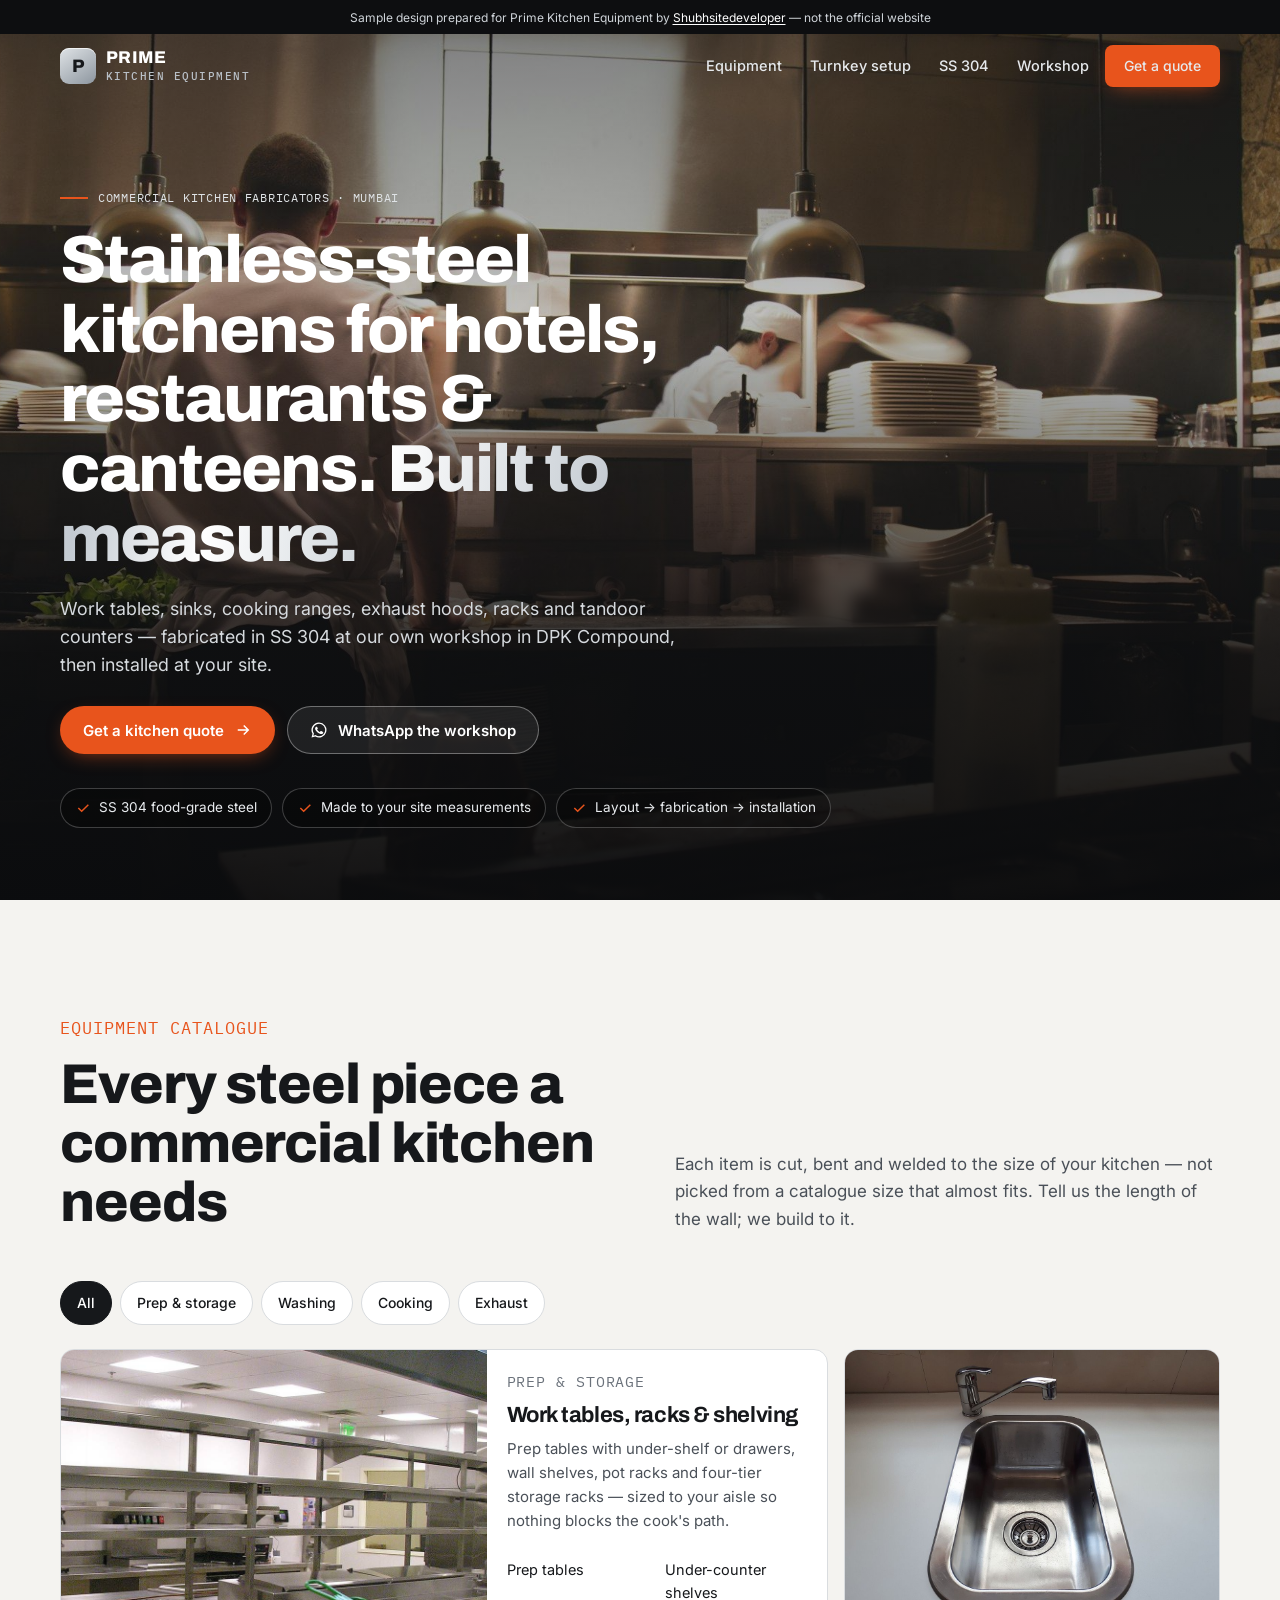
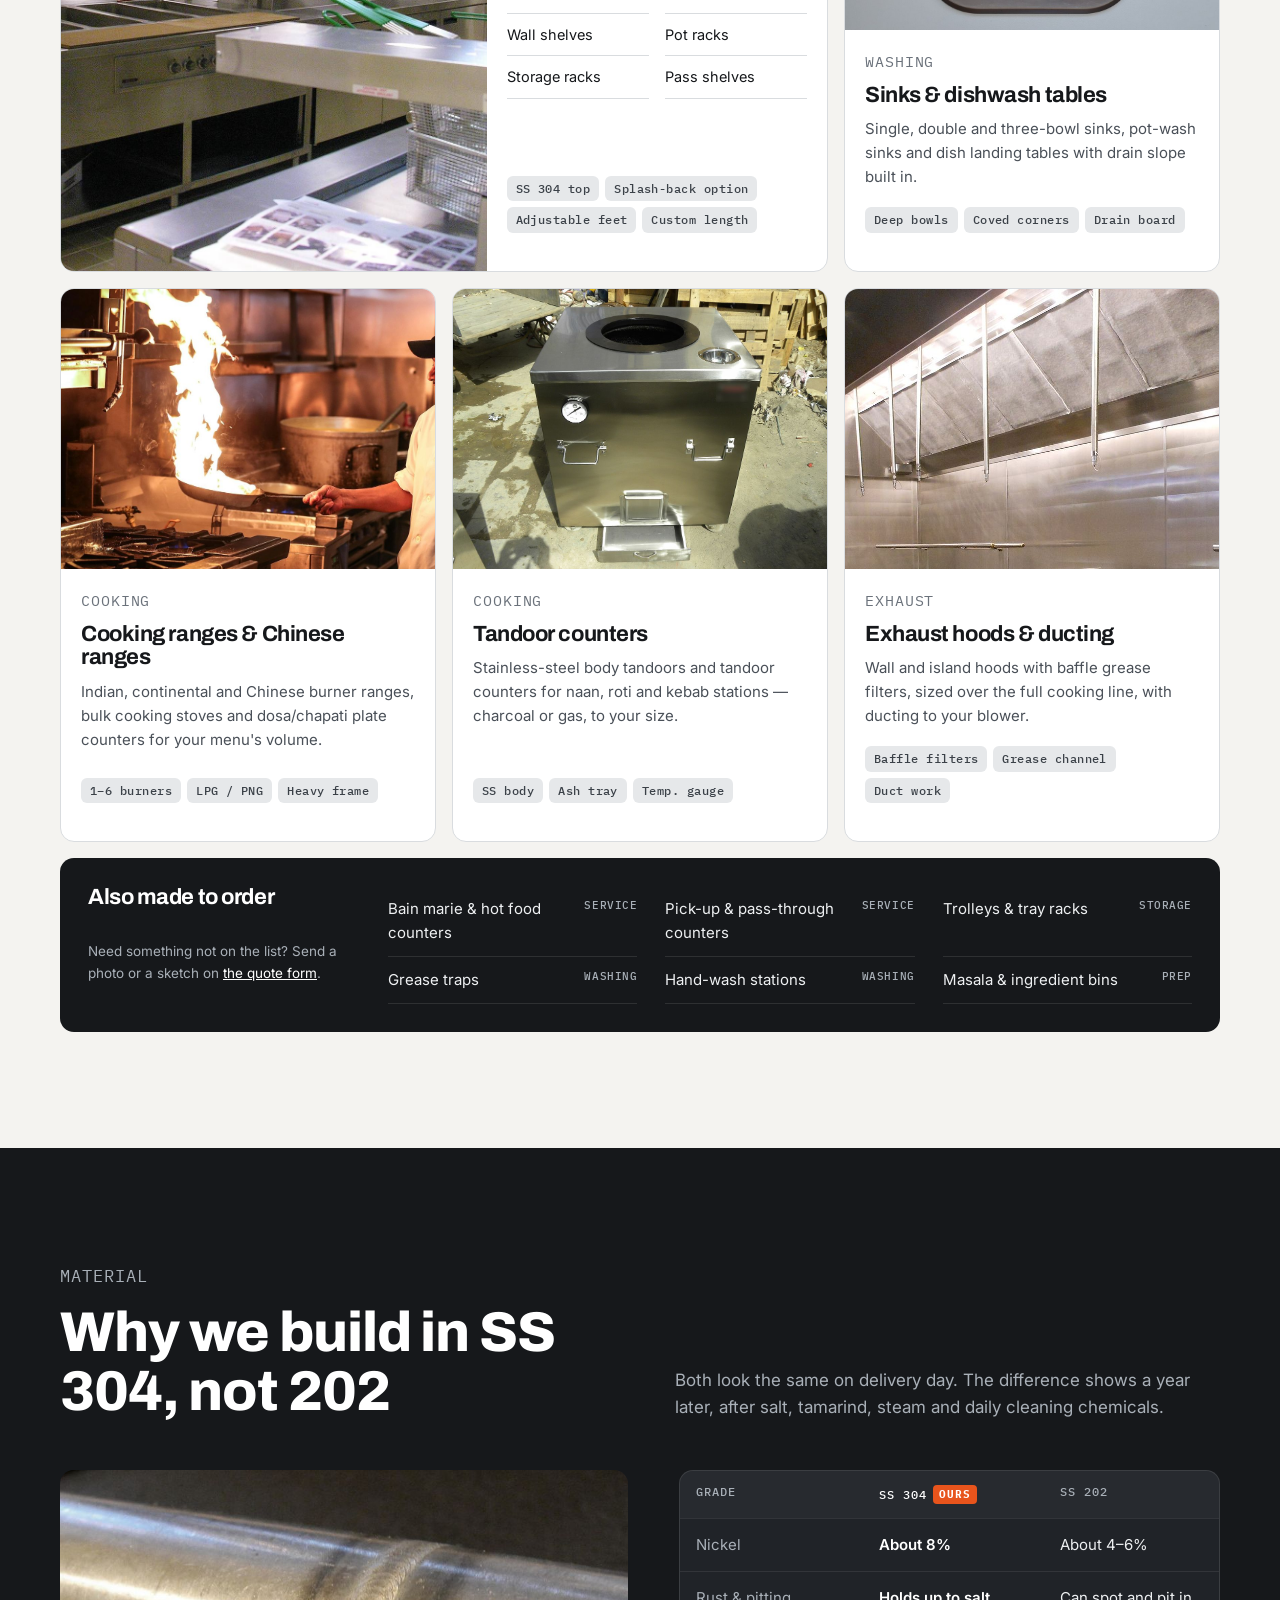
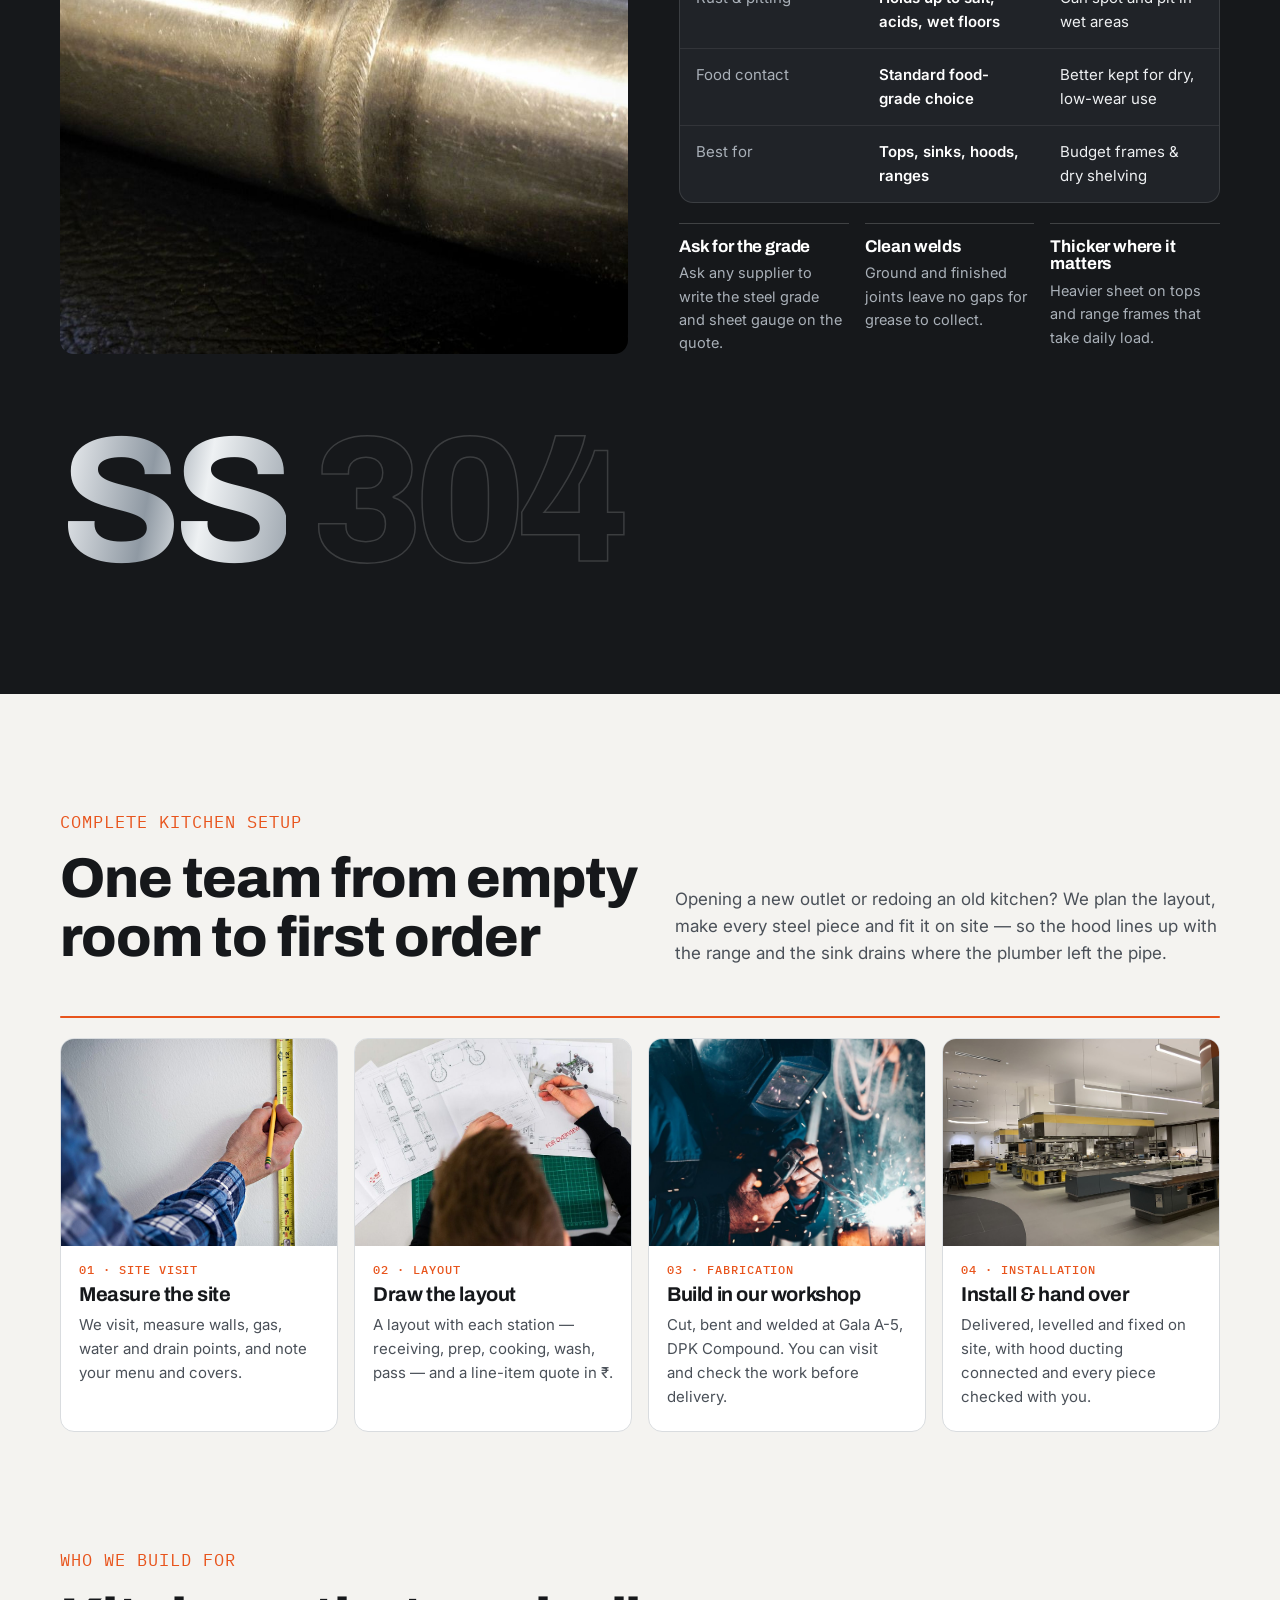
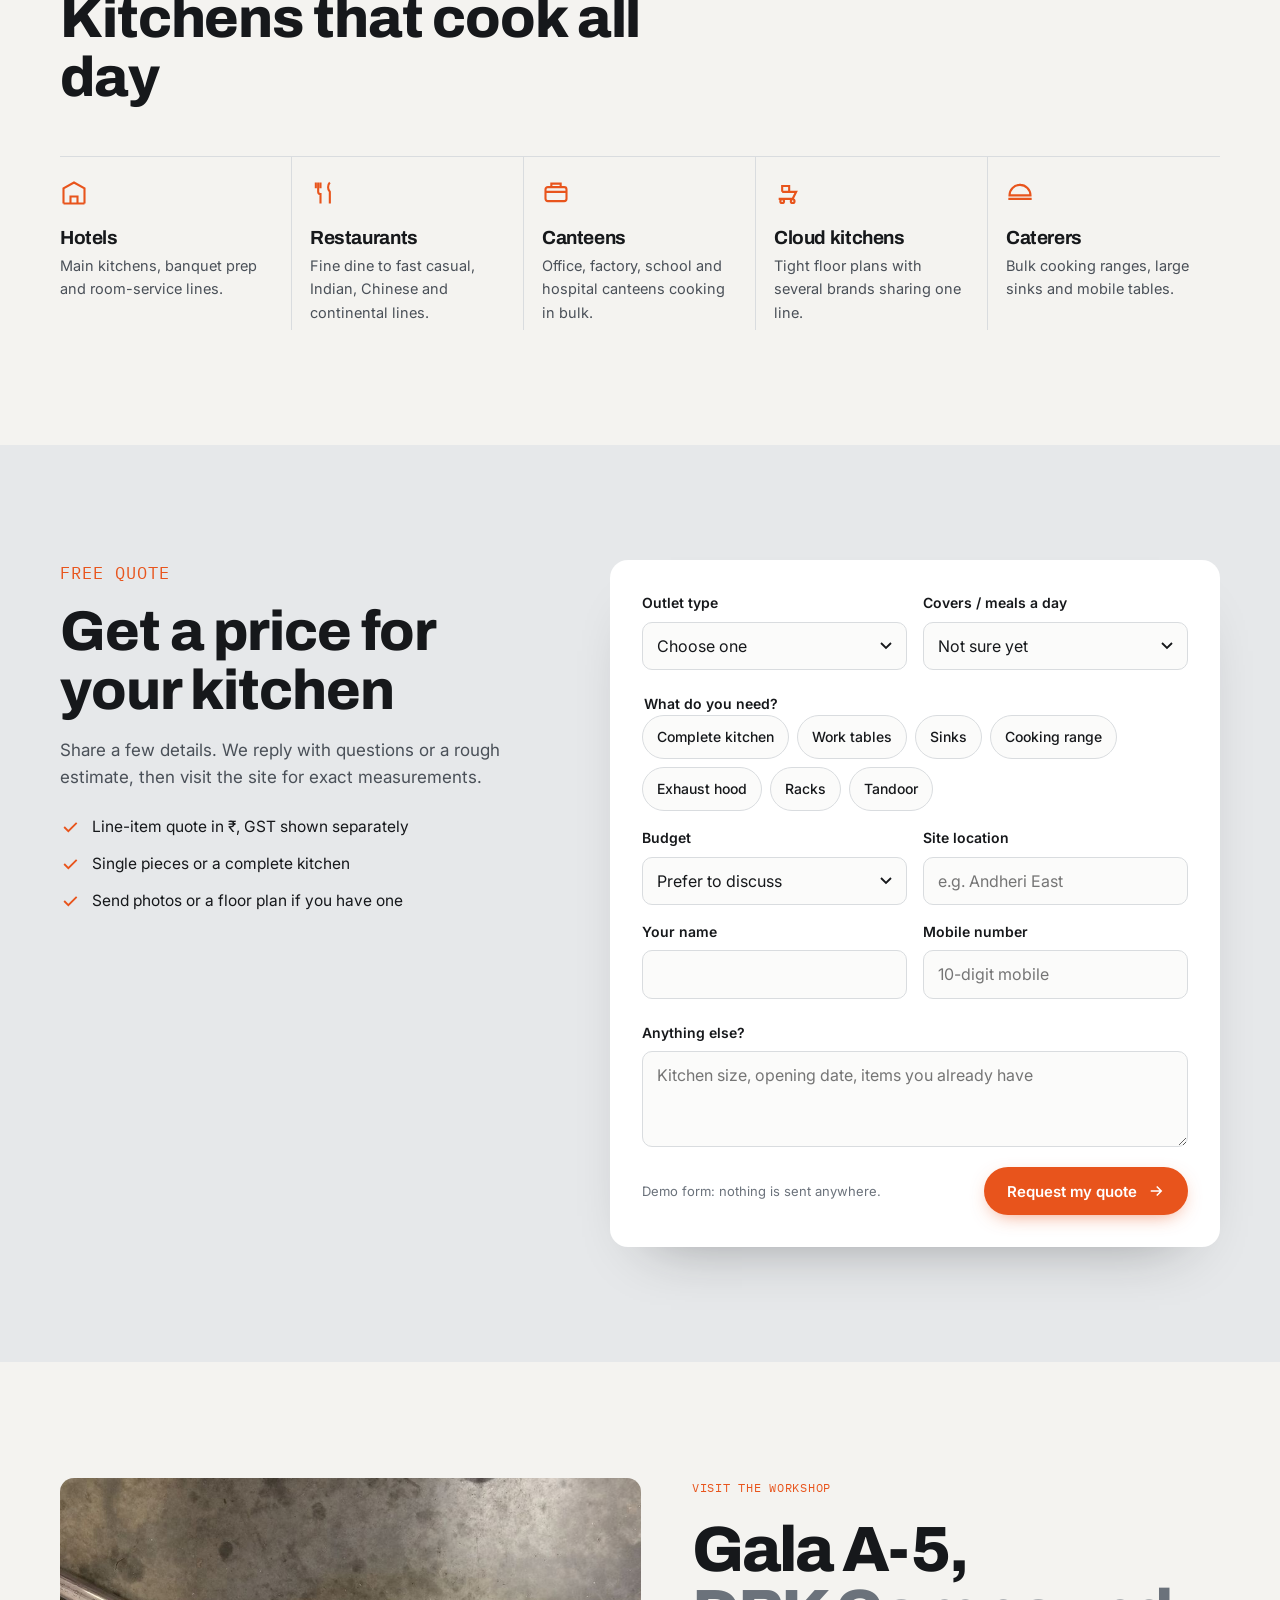
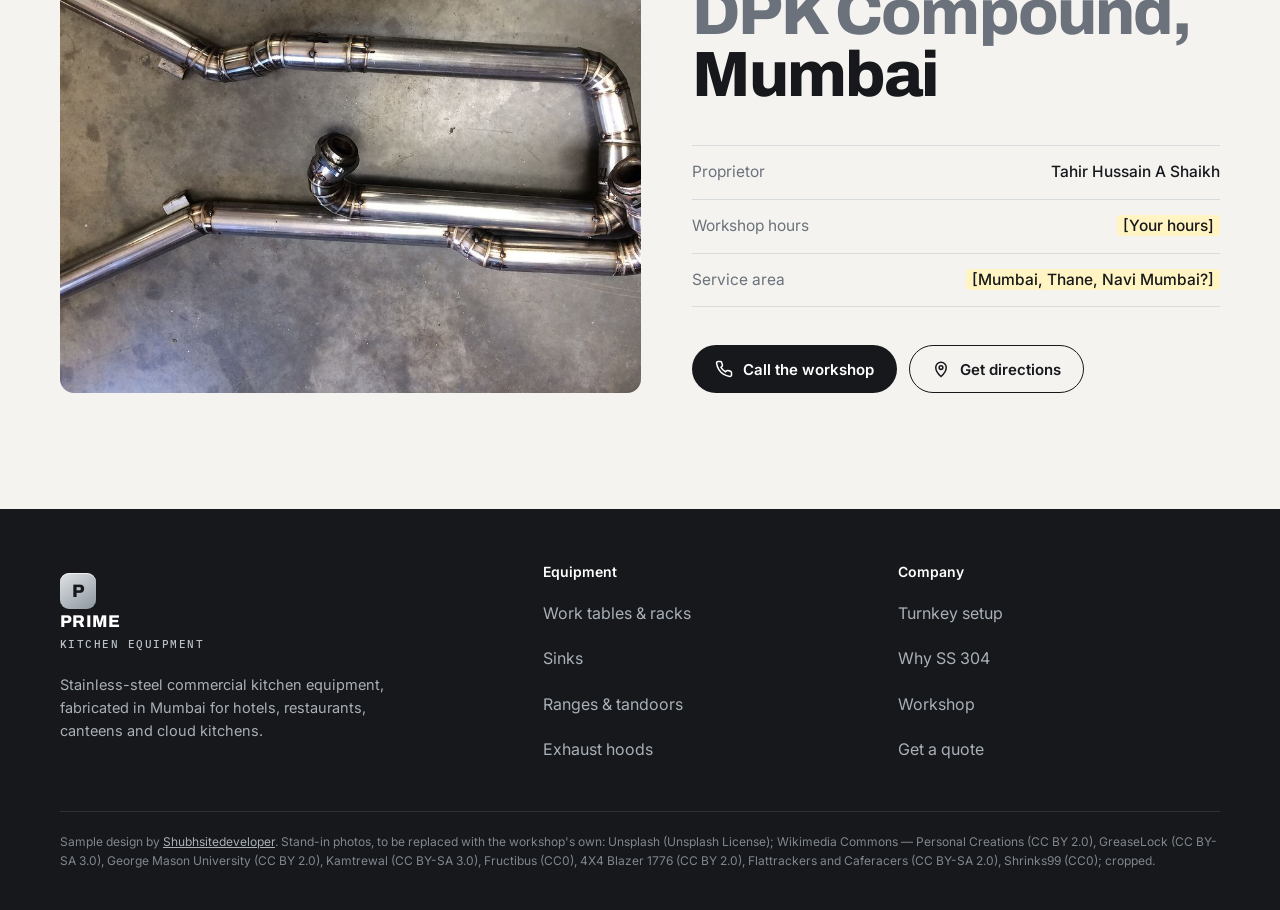
<file: demos/prime-kitchen-equipment/index.html>
<!doctype html>
<html lang="en" data-type="service">
<head>
<meta charset="utf-8">
<meta name="viewport" content="width=device-width, initial-scale=1, viewport-fit=cover">
<title>Prime Kitchen Equipment | SS 304 Commercial Kitchen Equipment, Mumbai</title>
<meta name="description" content="Stainless-steel commercial kitchen equipment made to measure in Mumbai: work tables, sinks, cooking ranges, exhaust hoods, storage racks and tandoor counters for hotels, restaurants, canteens and cloud kitchens.">
<meta name="robots" content="noindex,nofollow">
<meta name="page-type" content="service">
<meta name="site-kind" content="other">
<meta name="theme-color" content="#16181b">
<meta property="og:title" content="Prime Kitchen Equipment, Mumbai">
<meta property="og:description" content="SS 304 commercial kitchen equipment, made to measure for hotels, restaurants, canteens and cloud kitchens.">
<meta property="og:image" content="assets/hero-kitchen.jpg">
<link rel="icon" href="data:image/svg+xml,%3Csvg xmlns='http://www.w3.org/2000/svg' viewBox='0 0 64 64'%3E%3Crect width='64' height='64' rx='12' fill='%2316181b'/%3E%3Crect x='8' y='8' width='48' height='48' rx='8' fill='none' stroke='%23b9c0c7' stroke-width='2'/%3E%3Ctext x='32' y='44' text-anchor='middle' font-family='Arial,Helvetica,sans-serif' font-weight='700' font-size='32' fill='%23ff6a2b'%3EP%3C/text%3E%3C/svg%3E">
<link rel="preconnect" href="https://fonts.googleapis.com">
<link rel="preconnect" href="https://fonts.gstatic.com" crossorigin>
<link href="https://fonts.googleapis.com/css2?family=Archivo:wght@500;600;700;800&family=Inter:wght@400;500;600&family=IBM+Plex+Mono:wght@500&display=swap" rel="stylesheet">
<link rel="preload" as="image" href="assets/hero-kitchen.jpg">
<style>
:root{
  --bg:#f4f3f0; --surface:#ffffff; --steel:#e6e8ea; --line:#d9dcdf;
  --ink:#16181b; --ink-2:#4a5058; --muted:#6b727b;
  --dark:#16181b; --dark-2:#202328; --on-dark:#eef0f2; --on-dark-2:#a9b0b8;
  --accent:#e8541c; --accent-ink:#ffffff; --accent-soft:#fde9df;
  --r:14px; --r-sm:10px;
  --wrap:1200px; --gut:20px;
  --ribbon:34px; --nav:64px;
  --f-head:"Archivo",system-ui,sans-serif; --f-body:"Inter",system-ui,sans-serif; --f-mono:"IBM Plex Mono",ui-monospace,monospace;
  --ease:cubic-bezier(.2,.7,.2,1);
}
*{box-sizing:border-box}
html{scroll-behavior:smooth;scroll-padding-top:calc(var(--ribbon) + var(--nav) + 8px);-webkit-text-size-adjust:100%}
body{margin:0;background:var(--bg);color:var(--ink);font:400 16px/1.6 var(--f-body);-webkit-font-smoothing:antialiased;overflow-x:hidden}
img{display:block;max-width:100%}
a{color:inherit}
h1,h2,h3{font-family:var(--f-head);letter-spacing:-.02em;margin:0;line-height:1.05}
p{margin:0}
.wrap{max-width:var(--wrap);margin:0 auto;padding:0 var(--gut)}
.mono{font-family:var(--f-mono);font-size:12px;letter-spacing:.06em;text-transform:uppercase}
.skip{position:absolute;left:-999px;top:0;background:var(--ink);color:#fff;padding:10px 14px;z-index:100}
.skip:focus{left:12px;top:calc(var(--ribbon) + 8px)}
:focus-visible{outline:3px solid var(--accent);outline-offset:3px;border-radius:6px}

/* ribbon */
.ribbon{position:fixed;inset:0 0 auto 0;height:var(--ribbon);z-index:60;background:#0d0e10;color:#cfd4d9;display:flex;align-items:center;justify-content:center;font-size:12px;line-height:1.25;padding:0 12px;text-align:center}
.ribbon a{color:#fff;text-decoration:underline;text-underline-offset:2px}

/* nav */
.nav{position:fixed;left:0;right:0;top:var(--ribbon);height:var(--nav);z-index:50;transition:background .3s,box-shadow .3s}
.nav.solid{background:rgba(22,24,27,.92);backdrop-filter:saturate(1.2) blur(10px);-webkit-backdrop-filter:saturate(1.2) blur(10px);box-shadow:0 1px 0 rgba(255,255,255,.06)}
.nav .wrap{height:100%;display:flex;align-items:center;justify-content:space-between;gap:16px}
.brand{display:flex;align-items:center;gap:10px;text-decoration:none;color:#fff}
.brand-mark{width:36px;height:36px;border-radius:9px;background:linear-gradient(145deg,#dfe3e6,#8d969f);display:grid;place-items:center;font:800 18px/1 var(--f-head);color:#16181b;box-shadow:inset 0 1px 0 rgba(255,255,255,.7)}
.brand-name{font:800 17px/1 var(--f-head);letter-spacing:.02em}
.brand-name small{display:block;font:500 10.5px/1.2 var(--f-mono);letter-spacing:.14em;color:#b9c0c7;margin-top:4px;text-transform:uppercase}
.nav-links{display:flex;gap:4px;align-items:center}
.nav-links a{color:#e6e9ec;text-decoration:none;font-size:14.5px;font-weight:500;padding:10px 12px;border-radius:8px;position:relative}
.nav-links a:not(.btn)::after{content:"";position:absolute;left:12px;right:12px;bottom:6px;height:1.5px;background:currentColor;transform:scaleX(0);transform-origin:left;transition:transform .25s var(--ease)}
.nav-links a:not(.btn):hover::after{transform:scaleX(1)}
.menu-btn{display:none;width:44px;height:44px;border-radius:10px;border:1px solid rgba(255,255,255,.25);background:rgba(0,0,0,.25);color:#fff;align-items:center;justify-content:center;cursor:pointer}
.menu-btn span,.menu-btn span::before,.menu-btn span::after{display:block;width:18px;height:2px;background:#fff;position:relative;transition:transform .25s}
.menu-btn span::before,.menu-btn span::after{content:"";position:absolute;left:0}
.menu-btn span::before{top:-6px}.menu-btn span::after{top:6px}
.menu-btn[aria-expanded="true"] span{background:transparent}
.menu-btn[aria-expanded="true"] span::before{transform:translateY(6px) rotate(45deg)}
.menu-btn[aria-expanded="true"] span::after{transform:translateY(-6px) rotate(-45deg)}

/* buttons */
.btn{display:inline-flex;align-items:center;justify-content:center;gap:10px;min-height:48px;padding:0 22px;border-radius:999px;font:600 15px/1 var(--f-body);text-decoration:none;border:1.5px solid transparent;cursor:pointer;transition:transform .18s var(--ease),background .2s,box-shadow .2s,border-color .2s;white-space:nowrap}
.btn:hover{transform:translateY(-2px)}
.btn:active{transform:translateY(0) scale(.98)}
.btn-primary{background:var(--accent);color:var(--accent-ink);box-shadow:0 6px 20px -8px rgba(232,84,28,.7)}
.btn-primary:hover{background:#d4480f}
.btn-ghost{background:rgba(255,255,255,.08);color:#fff;border-color:rgba(255,255,255,.35)}
.btn-ghost:hover{background:rgba(255,255,255,.16)}
.btn-dark{background:var(--ink);color:#fff}
.btn-dark:hover{background:#2a2e33}
.btn-line{background:transparent;color:var(--ink);border-color:var(--ink)}
.btn-line:hover{background:var(--ink);color:#fff}
.btn svg{width:18px;height:18px;flex:none}
.nav .btn{min-height:42px;padding:0 18px;font-size:14px}

/* hero */
.hero{position:relative;min-height:100svh;display:flex;align-items:flex-end;color:#fff;background:#111 url(assets/hero-kitchen.jpg) center/cover no-repeat;isolation:isolate;padding:calc(var(--ribbon) + var(--nav) + 40px) 0 56px}
.hero::before{content:"";position:absolute;inset:0;z-index:-1;background:linear-gradient(180deg,rgba(10,11,13,.55) 0%,rgba(10,11,13,.25) 35%,rgba(10,11,13,.82) 72%,rgba(10,11,13,.95) 100%)}
.hero .wrap{width:100%}
.eyebrow{display:inline-flex;align-items:center;gap:10px;color:#dfe3e6;margin-bottom:18px}
.eyebrow::before{content:"";width:28px;height:1.5px;background:var(--accent)}
.hero h1{font-size:clamp(38px,5.2vw,72px);font-weight:800;max-width:17ch;letter-spacing:-.03em}
.hero h1 em{font-style:normal;color:transparent;background:linear-gradient(100deg,#ffffff 0%,#c3cad1 45%,#ffffff 70%,#d3d9de 100%);-webkit-background-clip:text;background-clip:text}
.hero-sub{margin-top:20px;max-width:56ch;font-size:clamp(16px,1.4vw,19px);color:#d6dade;line-height:1.55}
.hero-actions{display:flex;gap:12px;flex-wrap:wrap;margin-top:28px}
.hero-facts{display:flex;flex-wrap:wrap;gap:8px 10px;margin-top:34px;padding:0;list-style:none}
.hero-facts li{display:flex;align-items:center;gap:8px;padding:8px 14px;border:1px solid rgba(255,255,255,.22);border-radius:999px;background:rgba(0,0,0,.28);backdrop-filter:blur(6px);-webkit-backdrop-filter:blur(6px);font-size:13.5px;color:#e9ecef}
.hero-facts svg{width:16px;height:16px;color:var(--accent)}
[data-enter]>*{opacity:0;transform:translateY(18px);animation:enter .8s var(--ease) forwards}
[data-enter]>*:nth-child(2){animation-delay:.08s}[data-enter]>*:nth-child(3){animation-delay:.16s}[data-enter]>*:nth-child(4){animation-delay:.24s}[data-enter]>*:nth-child(5){animation-delay:.32s}
@keyframes enter{to{opacity:1;transform:none}}

/* sections */
section.block{padding:clamp(72px,9vw,120px) 0}
.head{display:grid;grid-template-columns:1fr;gap:16px;margin-bottom:clamp(32px,4vw,48px)}
.head .mono{color:var(--accent)}
.head h2{font-size:clamp(32px,4.4vw,56px);font-weight:800;max-width:18ch}
.head p{color:var(--ink-2);max-width:60ch;font-size:17px}
@media(min-width:900px){.head.split{grid-template-columns:1.1fr 1fr;align-items:end}.head.split>p{justify-self:end}}

/* catalog */
.filters{display:flex;gap:8px;flex-wrap:wrap;margin-bottom:24px}
.chip{min-height:44px;padding:0 16px;border-radius:999px;border:1px solid var(--line);background:var(--surface);font:500 14px/1 var(--f-body);color:var(--ink);cursor:pointer;transition:background .2s,color .2s,border-color .2s,transform .15s}
.chip:hover{border-color:var(--ink)}
.chip:active{transform:scale(.97)}
.chip[aria-pressed="true"]{background:var(--ink);color:#fff;border-color:var(--ink)}
.grid{display:grid;grid-template-columns:repeat(12,1fr);gap:16px}
.card{grid-column:span 4;background:var(--surface);border:1px solid var(--line);border-radius:var(--r);overflow:hidden;display:flex;flex-direction:column;transition:transform .25s var(--ease),box-shadow .25s var(--ease)}
.card:hover{transform:translateY(-2px);box-shadow:0 18px 40px -24px rgba(22,24,27,.35)}
.card.wide{grid-column:span 8}
.card .ph{overflow:hidden;aspect-ratio:4/3;background:var(--steel)}
.card.wide .ph{aspect-ratio:auto;height:100%;min-height:260px}
.card .ph img{width:100%;height:100%;object-fit:cover;transition:transform .6s var(--ease)}
.card:hover .ph img{transform:scale(1.03)}
.card .body{padding:20px 20px 22px;display:flex;flex-direction:column;gap:10px;flex:1}
.card .cat{color:var(--muted)}
.card h3{font-size:22px;font-weight:700}
.card p{color:var(--ink-2);font-size:15px}
.specs{display:flex;flex-wrap:wrap;gap:6px;margin-top:auto;padding-top:8px;list-style:none;padding-left:0}
.specs li{font:500 11.5px/1 var(--f-mono);letter-spacing:.04em;padding:7px 9px;border-radius:6px;background:var(--steel);color:#3b4148}
.card.wide{display:grid;grid-template-columns:1.25fr 1fr}
.card.hide{display:none}
.more{grid-column:span 4;background:var(--dark);color:var(--on-dark);border-radius:var(--r);padding:24px 22px;display:flex;flex-direction:column;gap:14px}
.more h3{font-size:22px;color:#fff}
.more ul{list-style:none;padding:0;margin:0;display:grid;gap:0}
.more li{display:flex;justify-content:space-between;gap:12px;padding:11px 0;border-bottom:1px solid rgba(255,255,255,.1);font-size:15px}
.more li span{color:var(--on-dark-2);font:500 11px/1.6 var(--f-mono);letter-spacing:.05em;text-transform:uppercase;white-space:nowrap}
.more .note{color:var(--on-dark-2);font-size:13.5px;margin-top:auto}
.more a{color:#fff}

/* steel band */
.band{background:var(--dark);color:var(--on-dark);position:relative;overflow:hidden}
.band .head h2{color:#fff}
.band .head p{color:var(--on-dark-2)}
.steel-grid{display:grid;grid-template-columns:1.05fr 1fr;gap:clamp(24px,4vw,56px);align-items:stretch}
.steel-photo{border-radius:var(--r);overflow:hidden;min-height:340px;position:relative}
.steel-photo img{width:100%;height:100%;object-fit:cover;position:absolute;inset:0}
.compare{border:1px solid rgba(255,255,255,.12);border-radius:var(--r);overflow:hidden;background:var(--dark-2)}
.compare table{width:100%;border-collapse:collapse;font-size:15px}
.compare th,.compare td{text-align:left;padding:14px 16px;border-bottom:1px solid rgba(255,255,255,.08);vertical-align:top}
.compare thead th{font:500 11.5px/1.2 var(--f-mono);letter-spacing:.08em;text-transform:uppercase;color:var(--on-dark-2);background:rgba(255,255,255,.03)}
.compare thead th.us{color:#fff}
.compare td:first-child{color:var(--on-dark-2);width:34%}
.compare td.us{color:#fff;font-weight:600}
.compare tr:last-child td{border-bottom:0}
.tag304{display:inline-block;font:700 11px/1 var(--f-mono);background:var(--accent);color:#fff;padding:4px 6px;border-radius:4px;margin-left:6px;vertical-align:1px}
.steel-points{display:grid;grid-template-columns:repeat(3,1fr);gap:16px;margin-top:20px}
.steel-points div{border-top:1.5px solid rgba(255,255,255,.18);padding-top:14px}
.steel-points h3{font-size:17px;color:#fff;margin-bottom:6px;letter-spacing:-.01em}
.steel-points p{color:var(--on-dark-2);font-size:14.5px}
.big-type{font:800 clamp(64px,14vw,210px)/.85 var(--f-head);letter-spacing:-.05em;color:transparent;-webkit-text-stroke:1.5px rgba(255,255,255,.16);margin-top:clamp(40px,6vw,72px);white-space:nowrap;user-select:none}
.big-type b{color:#e9ecef;-webkit-text-stroke:0;background:linear-gradient(100deg,#f4f6f8,#8f99a3 40%,#eef1f3 62%,#9aa3ac);-webkit-background-clip:text;background-clip:text;color:transparent}

/* process */
.steps{list-style:none;margin:0;padding:0;display:grid;grid-template-columns:repeat(4,1fr);gap:16px;counter-reset:s}
.step{background:var(--surface);border:1px solid var(--line);border-radius:var(--r);overflow:hidden;display:flex;flex-direction:column}
.step .ph{aspect-ratio:4/3;overflow:hidden;background:var(--steel)}
.step .ph img{width:100%;height:100%;object-fit:cover;transition:transform .6s var(--ease)}
.step:hover .ph img{transform:scale(1.03)}
.step .body{padding:18px 18px 22px;display:flex;flex-direction:column;gap:8px}
.step .num{font:500 12px/1 var(--f-mono);color:var(--accent);letter-spacing:.08em}
.step h3{font-size:20px;font-weight:700}
.step p{color:var(--ink-2);font-size:15px}
.timeline{height:2px;background:var(--line);margin:0 0 20px;position:relative;border-radius:2px;overflow:hidden}
.timeline i{position:absolute;inset:0;background:var(--accent);transform-origin:left;transform:scaleX(0)}
.timeline.go i{animation:fill 1.8s var(--ease) forwards}
@keyframes fill{to{transform:scaleX(1)}}

/* outlets */
.outlets{display:grid;grid-template-columns:repeat(5,1fr);gap:0;border-top:1px solid var(--line)}
.outlet{padding:22px 18px 6px 0;border-right:1px solid var(--line);padding-left:18px}
.outlet:first-child{padding-left:0}
.outlet:last-child{border-right:0}
.outlet svg{width:28px;height:28px;color:var(--accent);margin-bottom:14px}
.outlet h3{font-size:19px;margin-bottom:6px}
.outlet p{color:var(--ink-2);font-size:14.5px}

/* quote */
.quote{background:var(--steel)}
.quote-grid{display:grid;grid-template-columns:.9fr 1.1fr;gap:clamp(24px,4vw,56px);align-items:start}
.quote-side .mono{color:var(--accent)}
.quote-side h2{font-size:clamp(32px,4.4vw,56px);font-weight:800;margin:16px 0}
.quote-side p{color:var(--ink-2);font-size:17px}
.quote-side ul{list-style:none;padding:0;margin:24px 0 0;display:grid;gap:12px}
.quote-side li{display:flex;gap:12px;align-items:flex-start;font-size:15.5px}
.quote-side li svg{width:20px;height:20px;color:var(--accent);flex:none;margin-top:2px}
form.qf{background:var(--surface);border-radius:18px;padding:clamp(20px,3vw,32px);box-shadow:0 30px 60px -40px rgba(22,24,27,.45);display:grid;grid-template-columns:1fr 1fr;gap:16px}
.field{display:flex;flex-direction:column;gap:7px}
.field.full{grid-column:1/-1}
.field label,.field legend{font-weight:600;font-size:14px}
.field input,.field select,.field textarea{font:400 16px/1.4 var(--f-body);color:var(--ink);border:1.5px solid var(--line);border-radius:var(--r-sm);padding:12px 14px;background:#fbfbfa;min-height:48px;width:100%;transition:border-color .2s,box-shadow .2s;-webkit-appearance:none;appearance:none}
.field select{background-image:url("data:image/svg+xml,%3Csvg xmlns='http://www.w3.org/2000/svg' width='12' height='8' viewBox='0 0 12 8'%3E%3Cpath d='M1 1l5 5 5-5' fill='none' stroke='%2316181b' stroke-width='1.8'/%3E%3C/svg%3E");background-repeat:no-repeat;background-position:right 14px center;padding-right:36px}
.field input:focus,.field select:focus,.field textarea:focus{outline:none;border-color:var(--ink);box-shadow:0 0 0 3px rgba(232,84,28,.25)}
.field textarea{min-height:96px;resize:vertical}
fieldset.field{border:0;padding:0;margin:0;min-width:0}
.pills{display:flex;flex-wrap:wrap;gap:8px}
.pills label{position:relative;font-weight:500}
.pills input{position:absolute;opacity:0;width:1px;height:1px}
.pills span{display:inline-flex;align-items:center;min-height:44px;padding:0 14px;border-radius:999px;border:1.5px solid var(--line);background:#fbfbfa;cursor:pointer;font-size:14px;transition:all .18s}
.pills span:hover{border-color:var(--ink)}
.pills input:checked+span{background:var(--ink);color:#fff;border-color:var(--ink)}
.pills input:focus-visible+span{outline:3px solid var(--accent);outline-offset:2px}
.err{color:#b3261e;font-size:13px;min-height:0}
.form-foot{grid-column:1/-1;display:flex;align-items:center;justify-content:space-between;gap:16px;flex-wrap:wrap;margin-top:4px}
.form-foot small{color:var(--muted);font-size:13px;max-width:36ch}
.thanks{grid-column:1/-1;display:none;text-align:center;padding:40px 10px}
.thanks svg{width:52px;height:52px;color:#1f8a4c;margin:0 auto 14px}
.thanks h3{font-size:26px;margin-bottom:8px}
.thanks p{color:var(--ink-2)}
form.qf.sent>*:not(.thanks){display:none}
form.qf.sent .thanks{display:block}

/* visit */
.visit-grid{display:grid;grid-template-columns:1.1fr 1fr;gap:clamp(24px,4vw,56px);align-items:stretch}
.visit-photo{border-radius:var(--r);overflow:hidden;min-height:360px;position:relative}
.visit-photo img{position:absolute;inset:0;width:100%;height:100%;object-fit:cover;transition:transform .6s var(--ease)}
.visit-photo:hover img{transform:scale(1.03)}
.visit-info{display:flex;flex-direction:column;gap:22px}
.addr{font:800 clamp(36px,5vw,64px)/.98 var(--f-head);letter-spacing:-.03em}
.addr span{color:var(--muted)}
.facts{display:grid;gap:0;border-top:1px solid var(--line)}
.facts div{display:flex;justify-content:space-between;gap:16px;padding:14px 0;border-bottom:1px solid var(--line);font-size:15.5px}
.facts dt{color:var(--muted)}
.facts dd{margin:0;text-align:right;font-weight:500}
.ph-note{background:#fff4c2;padding:1px 6px;border-radius:4px;font-weight:500}
.visit-actions{display:flex;gap:12px;flex-wrap:wrap}

/* footer */
footer{background:var(--dark);color:var(--on-dark-2);padding:56px 0 calc(40px + env(safe-area-inset-bottom))}
.foot{display:grid;grid-template-columns:1.4fr 1fr 1fr;gap:32px}
.foot h4{color:#fff;font:600 14px/1 var(--f-body);margin:0 0 14px}
.foot ul{list-style:none;padding:0;margin:0;display:grid;gap:4px}
.foot a{color:var(--on-dark-2);text-decoration:none;display:inline-block;padding:8px 0}
.foot a:hover{color:#fff}
.foot p{font-size:14.5px;max-width:36ch;margin-top:14px}
.credits{margin-top:40px;padding-top:20px;border-top:1px solid rgba(255,255,255,.1);font-size:12px;line-height:1.6;color:#80878f}
.credits a{color:#a9b0b8;padding:0;display:inline}

/* mobile bar + toast */
.mbar{display:none}
.toast{position:fixed;left:50%;bottom:24px;transform:translate(-50%,20px);opacity:0;pointer-events:none;z-index:80;background:#0d0e10;color:#fff;padding:14px 18px;border-radius:14px;font-size:14.5px;box-shadow:0 20px 40px -16px rgba(0,0,0,.5);display:block;width:max-content;max-width:calc(100% - 32px);text-align:center;transition:opacity .25s,transform .25s var(--ease)}
.toast.show{opacity:1;transform:translate(-50%,0)}
.toast b{color:#ffb38f}

@media (max-width:1023px){
  .card,.card.wide,.more{grid-column:span 6}
  .card.wide{grid-template-columns:1fr}
  .card.wide .ph{aspect-ratio:4/3;height:auto;min-height:0}
  .steps{grid-template-columns:repeat(2,1fr)}
  .outlets{grid-template-columns:repeat(3,1fr)}
  .outlet:nth-child(3){border-right:0}
  .outlet:nth-child(4){padding-left:0}
  .steel-grid,.quote-grid,.visit-grid{grid-template-columns:1fr}
}
@media (max-width:860px){
  .nav-links{position:fixed;inset:calc(var(--ribbon) + var(--nav)) 0 0 0;background:var(--dark);flex-direction:column;align-items:stretch;padding:24px var(--gut);gap:4px;transform:translateY(-8px);opacity:0;visibility:hidden;transition:opacity .2s,transform .25s var(--ease),visibility .2s}
  .nav-links.open{opacity:1;transform:none;visibility:visible}
  .nav-links a{font:700 26px/1.2 var(--f-head);padding:14px 4px;border-bottom:1px solid rgba(255,255,255,.08);border-radius:0}
  .nav-links a:not(.btn)::after{display:none}
  .nav-links .btn{margin-top:20px;font:600 16px/1 var(--f-body);min-height:52px;border-bottom:0;border-radius:999px}
  .menu-btn{display:inline-flex}
  body.menu-open{overflow:hidden}
  body.menu-open .nav{background:var(--dark)}
}
@media (max-width:640px){
  :root{--gut:16px;--nav:60px;--ribbon:40px}
  .ribbon{font-size:11.5px}
  .hero{padding-bottom:calc(96px + env(safe-area-inset-bottom));background-position:38% center}
  .hero h1{font-size:clamp(36px,10.4vw,46px)}
  .hero-actions .btn{flex:1 1 100%}
  .hero-facts{margin-top:24px}
  .grid{gap:14px}
  .card,.card.wide,.more{grid-column:1/-1}
  .steps{grid-template-columns:1fr}
  .outlets{grid-template-columns:1fr;border-top:0}
  .outlet,.outlet:first-child,.outlet:nth-child(4){border-right:0;border-top:1px solid var(--line);padding:18px 0 18px;display:grid;grid-template-columns:40px 1fr;gap:0 12px}
  .outlet svg{margin:2px 0 0;grid-row:span 2}
  .steel-points{grid-template-columns:1fr}
  .compare th,.compare td{padding:12px 12px;font-size:14px}
  form.qf{grid-template-columns:1fr}
  .form-foot .btn{width:100%}
  .foot{grid-template-columns:1fr 1fr;gap:28px 16px}.foot>div:first-child{grid-column:1/-1}
  .card .ph{aspect-ratio:16/10}.card.wide .ph{aspect-ratio:16/10}
  .visit-actions .btn{flex:1 1 100%}
  .filters{flex-wrap:nowrap;overflow-x:auto;margin:0 calc(var(--gut) * -1) 20px;padding:0 var(--gut) 4px;scrollbar-width:none}
  .filters::-webkit-scrollbar{display:none}
  .chip{flex:none}
  .mbar{display:grid;grid-template-columns:1fr 1fr;gap:10px;position:fixed;left:0;right:0;bottom:0;z-index:40;padding:10px 16px calc(10px + env(safe-area-inset-bottom));background:rgba(244,243,240,.94);backdrop-filter:blur(10px);-webkit-backdrop-filter:blur(10px);border-top:1px solid var(--line);transform:translateY(110%);transition:transform .3s var(--ease)}
  .mbar.on{transform:none}
  .mbar .btn{min-height:48px;padding:0 12px}
  footer{padding-bottom:calc(110px + env(safe-area-inset-bottom))}
  .toast{bottom:calc(84px + env(safe-area-inset-bottom))}
  .big-type{font-size:22vw}
}
@media (prefers-reduced-motion:reduce){
  *,*::before,*::after{animation-duration:.001ms!important;animation-delay:0s!important;transition-duration:.001ms!important;scroll-behavior:auto!important}
  [data-enter]>*{opacity:1;transform:none}
  .timeline i{transform:scaleX(1)}
}
@media(min-width:1024px){.more{grid-column:1/-1;display:grid;grid-template-columns:260px 1fr;gap:12px 40px;align-items:start;padding:28px 28px}.more ul{grid-template-columns:repeat(3,1fr);column-gap:28px}.more .note{grid-column:1;grid-row:2;margin-top:0}.more ul{grid-row:1/span 2;grid-column:2}}
.foot .brand{color:#fff}
.sublist{list-style:none;padding:0;margin:6px 0 0;display:grid;grid-template-columns:1fr 1fr;gap:0 16px}
.sublist li{padding:9px 0;border-bottom:1px solid var(--line);font-size:14.5px;color:var(--ink)}
</style>
</head>
<body>
<!-- Demo built by Shubhsitedeveloper. Kind: service (fabricator). Palette: graphite + brushed steel + flame orange. Type: Archivo / Inter / IBM Plex Mono. -->
<a class="skip" href="#main">Skip to content</a>

<div class="ribbon" role="note">
  <span>Sample design prepared for Prime Kitchen Equipment by <a href="https://shubhsitedeveloper.github.io/" target="_blank" rel="noopener">Shubhsitedeveloper</a> — not the official website</span>
</div>

<header class="nav" id="nav">
  <div class="wrap">
    <a class="brand" href="#top" aria-label="Prime Kitchen Equipment, back to top">
      <span class="brand-mark" aria-hidden="true">P</span>
      <span class="brand-name">PRIME<small>Kitchen Equipment</small></span>
    </a>
    <nav class="nav-links" id="menu" aria-label="Main">
      <a href="#equipment">Equipment</a>
      <a href="#setup">Turnkey setup</a>
      <a href="#steel">SS 304</a>
      <a href="#workshop">Workshop</a>
      <a class="btn btn-primary" href="#quote">Get a quote</a>
    </nav>
    <button class="menu-btn" id="menuBtn" aria-label="Open menu" aria-expanded="false" aria-controls="menu"><span></span></button>
  </div>
</header>

<main id="main">
  <section class="hero" id="top" aria-label="Introduction">
    <div class="wrap" data-enter>
      <p class="eyebrow mono">Commercial kitchen fabricators · Mumbai</p>
      <h1>Stainless-steel kitchens for hotels, restaurants &amp; canteens. <em>Built to measure.</em></h1>
      <p class="hero-sub">Work tables, sinks, cooking ranges, exhaust hoods, racks and tandoor counters — fabricated in SS 304 at our own workshop in DPK Compound, then installed at your site.</p>
      <div class="hero-actions">
        <a class="btn btn-primary" href="#quote">Get a kitchen quote
          <svg viewBox="0 0 24 24" fill="none" stroke="currentColor" stroke-width="2" aria-hidden="true"><path d="M5 12h14M13 6l6 6-6 6"/></svg></a>
        <button class="btn btn-ghost" type="button" data-demo="whatsapp">
          <svg viewBox="0 0 24 24" fill="currentColor" aria-hidden="true"><path d="M12 2a10 10 0 0 0-8.6 15.1L2 22l5-1.3A10 10 0 1 0 12 2zm0 18.2a8.2 8.2 0 0 1-4.2-1.2l-.3-.2-3 .8.8-2.9-.2-.3A8.2 8.2 0 1 1 12 20.2zm4.5-6.1c-.2-.1-1.5-.7-1.7-.8-.2-.1-.4-.1-.6.1l-.8 1c-.1.2-.3.2-.5.1a6.7 6.7 0 0 1-3.3-2.9c-.3-.4.2-.4.7-1.4.1-.2 0-.3 0-.4l-.8-1.8c-.2-.5-.4-.4-.6-.4h-.5a1 1 0 0 0-.7.3 3 3 0 0 0-.9 2.2c0 1.3.9 2.5 1.1 2.7.1.2 1.9 2.9 4.6 4 1.7.7 2.4.8 3.2.6.5-.1 1.5-.6 1.8-1.2.2-.6.2-1.1.1-1.2l-.5-.3z"/></svg>
          WhatsApp the workshop</button>
      </div>
      <ul class="hero-facts" aria-label="Key facts">
        <li><svg viewBox="0 0 24 24" fill="none" stroke="currentColor" stroke-width="2.2" aria-hidden="true"><path d="M5 12l5 5L20 7"/></svg>SS 304 food-grade steel</li>
        <li><svg viewBox="0 0 24 24" fill="none" stroke="currentColor" stroke-width="2.2" aria-hidden="true"><path d="M5 12l5 5L20 7"/></svg>Made to your site measurements</li>
        <li><svg viewBox="0 0 24 24" fill="none" stroke="currentColor" stroke-width="2.2" aria-hidden="true"><path d="M5 12l5 5L20 7"/></svg>Layout → fabrication → installation</li>
      </ul>
    </div>
  </section>

  <section class="block" id="equipment" aria-labelledby="eq-h">
    <div class="wrap">
      <div class="head split">
        <div>
          <p class="mono">Equipment catalogue</p>
          <h2 id="eq-h" style="margin-top:14px">Every steel piece a commercial kitchen needs</h2>
        </div>
        <p>Each item is cut, bent and welded to the size of your kitchen — not picked from a catalogue size that almost fits. Tell us the length of the wall; we build to it.</p>
      </div>

      <div class="filters" role="group" aria-label="Filter equipment">
        <button class="chip" type="button" aria-pressed="true" data-f="all">All</button>
        <button class="chip" type="button" aria-pressed="false" data-f="prep">Prep &amp; storage</button>
        <button class="chip" type="button" aria-pressed="false" data-f="wash">Washing</button>
        <button class="chip" type="button" aria-pressed="false" data-f="cook">Cooking</button>
        <button class="chip" type="button" aria-pressed="false" data-f="exhaust">Exhaust</button>
      </div>

      <div class="grid" id="catalog">
        <article class="card wide" data-c="prep">
          <div class="ph"><img src="assets/hotel-kitchen.jpg" alt="Row of stainless-steel work tables, under-shelves and overhead racks in a hotel kitchen" loading="lazy" width="1400" height="1088"></div>
          <div class="body">
            <p class="cat mono">Prep &amp; storage</p>
            <h3>Work tables, racks &amp; shelving</h3>
            <p>Prep tables with under-shelf or drawers, wall shelves, pot racks and four-tier storage racks — sized to your aisle so nothing blocks the cook's path.</p>
            <ul class="sublist"><li>Prep tables</li><li>Under-counter shelves</li><li>Wall shelves</li><li>Pot racks</li><li>Storage racks</li><li>Pass shelves</li></ul>
            <ul class="specs"><li>SS 304 top</li><li>Splash-back option</li><li>Adjustable feet</li><li>Custom length</li></ul>
          </div>
        </article>
        <article class="card" data-c="wash">
          <div class="ph"><img src="assets/sink.jpg" alt="Deep stainless-steel sink bowl with mixer tap" loading="lazy" width="1100" height="825"></div>
          <div class="body">
            <p class="cat mono">Washing</p>
            <h3>Sinks &amp; dishwash tables</h3>
            <p>Single, double and three-bowl sinks, pot-wash sinks and dish landing tables with drain slope built in.</p>
            <ul class="specs"><li>Deep bowls</li><li>Coved corners</li><li>Drain board</li></ul>
          </div>
        </article>
        <article class="card" data-c="cook">
          <div class="ph"><img src="assets/cooking-range.jpg" alt="Chef tossing a flaming pan over a commercial gas cooking range" loading="lazy" width="1000" height="1043"></div>
          <div class="body">
            <p class="cat mono">Cooking</p>
            <h3>Cooking ranges &amp; Chinese ranges</h3>
            <p>Indian, continental and Chinese burner ranges, bulk cooking stoves and dosa/chapati plate counters for your menu's volume.</p>
            <ul class="specs"><li>1–6 burners</li><li>LPG / PNG</li><li>Heavy frame</li></ul>
          </div>
        </article>
        <article class="card" data-c="cook">
          <div class="ph"><img src="assets/tandoor.jpg" alt="Square stainless-steel tandoor with temperature gauge, handles and ash tray" loading="lazy" width="1100" height="825"></div>
          <div class="body">
            <p class="cat mono">Cooking</p>
            <h3>Tandoor counters</h3>
            <p>Stainless-steel body tandoors and tandoor counters for naan, roti and kebab stations — charcoal or gas, to your size.</p>
            <ul class="specs"><li>SS body</li><li>Ash tray</li><li>Temp. gauge</li></ul>
          </div>
        </article>
        <article class="card" data-c="exhaust">
          <div class="ph"><img src="assets/exhaust-hood.jpg" alt="Long stainless-steel exhaust hood with grease filters above a cooking line" loading="lazy" width="1400" height="554"></div>
          <div class="body">
            <p class="cat mono">Exhaust</p>
            <h3>Exhaust hoods &amp; ducting</h3>
            <p>Wall and island hoods with baffle grease filters, sized over the full cooking line, with ducting to your blower.</p>
            <ul class="specs"><li>Baffle filters</li><li>Grease channel</li><li>Duct work</li></ul>
          </div>
        </article>
        <aside class="more" aria-labelledby="more-h">
          <h3 id="more-h">Also made to order</h3>
          <ul>
            <li>Bain marie &amp; hot food counters <span>Service</span></li>
            <li>Pick-up &amp; pass-through counters <span>Service</span></li>
            <li>Trolleys &amp; tray racks <span>Storage</span></li>
            <li>Grease traps <span>Washing</span></li>
            <li>Hand-wash stations <span>Washing</span></li>
            <li>Masala &amp; ingredient bins <span>Prep</span></li>
          </ul>
          <p class="note">Need something not on the list? Send a photo or a sketch on <a href="#quote">the quote form</a>.</p>
        </aside>
      </div>
    </div>
  </section>

  <section class="block band" id="steel" aria-labelledby="steel-h">
    <div class="wrap">
      <div class="head split">
        <div>
          <p class="mono">Material</p>
          <h2 id="steel-h" style="margin-top:14px">Why we build in SS 304, not 202</h2>
        </div>
        <p>Both look the same on delivery day. The difference shows a year later, after salt, tamarind, steam and daily cleaning chemicals.</p>
      </div>
      <div class="steel-grid">
        <div class="steel-photo"><img src="assets/weld-seam.jpg" alt="Close-up of a clean weld seam on a polished stainless-steel tube" loading="lazy" width="1400" height="729"></div>
        <div>
          <div class="compare">
            <table>
              <thead><tr><th scope="col">Grade</th><th scope="col" class="us">SS 304<span class="tag304">OURS</span></th><th scope="col">SS 202</th></tr></thead>
              <tbody>
                <tr><td>Nickel</td><td class="us">About 8%</td><td>About 4–6%</td></tr>
                <tr><td>Rust &amp; pitting</td><td class="us">Holds up to salt, acids, wet floors</td><td>Can spot and pit in wet areas</td></tr>
                <tr><td>Food contact</td><td class="us">Standard food-grade choice</td><td>Better kept for dry, low-wear use</td></tr>
                <tr><td>Best for</td><td class="us">Tops, sinks, hoods, ranges</td><td>Budget frames &amp; dry shelving</td></tr>
              </tbody>
            </table>
          </div>
          <div class="steel-points">
            <div><h3>Ask for the grade</h3><p>Ask any supplier to write the steel grade and sheet gauge on the quote.</p></div>
            <div><h3>Clean welds</h3><p>Ground and finished joints leave no gaps for grease to collect.</p></div>
            <div><h3>Thicker where it matters</h3><p>Heavier sheet on tops and range frames that take daily load.</p></div>
          </div>
        </div>
      </div>
      <p class="big-type" aria-hidden="true"><b>SS</b> 304</p>
    </div>
  </section>

  <section class="block" id="setup" aria-labelledby="setup-h">
    <div class="wrap">
      <div class="head split">
        <div>
          <p class="mono">Complete kitchen setup</p>
          <h2 id="setup-h" style="margin-top:14px">One team from empty room to first order</h2>
        </div>
        <p>Opening a new outlet or redoing an old kitchen? We plan the layout, make every steel piece and fit it on site — so the hood lines up with the range and the sink drains where the plumber left the pipe.</p>
      </div>
      <div class="timeline" id="timeline" aria-hidden="true"><i></i></div>
      <ol class="steps">
        <li class="step">
          <div class="ph"><img src="assets/site-measure.jpg" alt="Hand marking a wall with a pencil against a measuring tape" loading="lazy" width="1200" height="800"></div>
          <div class="body"><span class="num">01 · SITE VISIT</span><h3>Measure the site</h3><p>We visit, measure walls, gas, water and drain points, and note your menu and covers.</p></div>
        </li>
        <li class="step">
          <div class="ph"><img src="assets/layout-drawings.jpg" alt="Hands marking up technical drawings for a kitchen layout" loading="lazy" width="1400" height="599"></div>
          <div class="body"><span class="num">02 · LAYOUT</span><h3>Draw the layout</h3><p>A layout with each station — receiving, prep, cooking, wash, pass — and a line-item quote in ₹.</p></div>
        </li>
        <li class="step">
          <div class="ph"><img src="assets/fabrication-welding.jpg" alt="Fabricator welding steel with sparks flying in a workshop" loading="lazy" width="1400" height="933"></div>
          <div class="body"><span class="num">03 · FABRICATION</span><h3>Build in our workshop</h3><p>Cut, bent and welded at Gala A-5, DPK Compound. You can visit and check the work before delivery.</p></div>
        </li>
        <li class="step">
          <div class="ph"><img src="assets/kitchen-layout.jpg" alt="Finished commercial kitchen with island cooking stations under a long exhaust hood" loading="lazy" width="1400" height="1050"></div>
          <div class="body"><span class="num">04 · INSTALLATION</span><h3>Install &amp; hand over</h3><p>Delivered, levelled and fixed on site, with hood ducting connected and every piece checked with you.</p></div>
        </li>
      </ol>
    </div>
  </section>

  <section class="block" id="outlets" aria-labelledby="out-h" style="padding-top:0">
    <div class="wrap">
      <div class="head">
        <p class="mono">Who we build for</p>
        <h2 id="out-h">Kitchens that cook all day</h2>
      </div>
      <div class="outlets">
        <div class="outlet">
          <svg viewBox="0 0 24 24" fill="none" stroke="currentColor" stroke-width="1.8" aria-hidden="true"><path d="M3 21V8l9-5 9 5v13"/><path d="M9 21v-6h6v6M3 21h18"/></svg>
          <h3>Hotels</h3><p>Main kitchens, banquet prep and room-service lines.</p>
        </div>
        <div class="outlet">
          <svg viewBox="0 0 24 24" fill="none" stroke="currentColor" stroke-width="1.8" aria-hidden="true"><path d="M7 3v8a2 2 0 0 0 2 2v8M5 3v5M9 3v5M17 3c-2 2-2 6 0 8v10"/></svg>
          <h3>Restaurants</h3><p>Fine dine to fast casual, Indian, Chinese and continental lines.</p>
        </div>
        <div class="outlet">
          <svg viewBox="0 0 24 24" fill="none" stroke="currentColor" stroke-width="1.8" aria-hidden="true"><rect x="3" y="7" width="18" height="12" rx="2"/><path d="M3 11h18M8 7V4h8v3"/></svg>
          <h3>Canteens</h3><p>Office, factory, school and hospital canteens cooking in bulk.</p>
        </div>
        <div class="outlet">
          <svg viewBox="0 0 24 24" fill="none" stroke="currentColor" stroke-width="1.8" aria-hidden="true"><path d="M4 17h12l3-6H7"/><circle cx="7" cy="19" r="1.6"/><circle cx="16" cy="19" r="1.6"/><path d="M7 11V6h6v5"/></svg>
          <h3>Cloud kitchens</h3><p>Tight floor plans with several brands sharing one line.</p>
        </div>
        <div class="outlet">
          <svg viewBox="0 0 24 24" fill="none" stroke="currentColor" stroke-width="1.8" aria-hidden="true"><path d="M3 14h18a8 8 0 0 0-18 0zM2 17h20M12 6V4"/></svg>
          <h3>Caterers</h3><p>Bulk cooking ranges, large sinks and mobile tables.</p>
        </div>
      </div>
    </div>
  </section>

  <section class="block quote" id="quote" aria-labelledby="quote-h">
    <div class="wrap quote-grid">
      <div class="quote-side">
        <p class="mono">Free quote</p>
        <h2 id="quote-h">Get a price for your kitchen</h2>
        <p>Share a few details. We reply with questions or a rough estimate, then visit the site for exact measurements.</p>
        <ul>
          <li><svg viewBox="0 0 24 24" fill="none" stroke="currentColor" stroke-width="2.2" aria-hidden="true"><path d="M5 12l5 5L20 7"/></svg>Line-item quote in ₹, GST shown separately</li>
          <li><svg viewBox="0 0 24 24" fill="none" stroke="currentColor" stroke-width="2.2" aria-hidden="true"><path d="M5 12l5 5L20 7"/></svg>Single pieces or a complete kitchen</li>
          <li><svg viewBox="0 0 24 24" fill="none" stroke="currentColor" stroke-width="2.2" aria-hidden="true"><path d="M5 12l5 5L20 7"/></svg>Send photos or a floor plan if you have one</li>
        </ul>
      </div>

      <form class="qf" id="qf" novalidate>
        <div class="field">
          <label for="f-type">Outlet type</label>
          <select id="f-type" name="type" required>
            <option value="">Choose one</option>
            <option>Restaurant</option><option>Hotel</option><option>Canteen</option><option>Cloud kitchen</option><option>Catering</option><option>Other</option>
          </select>
          <span class="err" id="e-type"></span>
        </div>
        <div class="field">
          <label for="f-covers">Covers / meals a day</label>
          <select id="f-covers" name="covers">
            <option value="">Not sure yet</option>
            <option>Up to 50 covers</option><option>50–150 covers</option><option>150–400 covers</option><option>400+ covers / bulk</option>
          </select>
        </div>
        <fieldset class="field full">
          <legend>What do you need?</legend>
          <div class="pills">
            <label><input type="checkbox" name="need" value="Complete kitchen"><span>Complete kitchen</span></label>
            <label><input type="checkbox" name="need" value="Work tables"><span>Work tables</span></label>
            <label><input type="checkbox" name="need" value="Sinks"><span>Sinks</span></label>
            <label><input type="checkbox" name="need" value="Cooking range"><span>Cooking range</span></label>
            <label><input type="checkbox" name="need" value="Exhaust hood"><span>Exhaust hood</span></label>
            <label><input type="checkbox" name="need" value="Racks"><span>Racks</span></label>
            <label><input type="checkbox" name="need" value="Tandoor"><span>Tandoor</span></label>
          </div>
        </fieldset>
        <div class="field">
          <label for="f-budget">Budget</label>
          <select id="f-budget" name="budget">
            <option value="">Prefer to discuss</option>
            <option>Under ₹1 lakh</option><option>₹1–3 lakh</option><option>₹3–8 lakh</option><option>₹8 lakh +</option>
          </select>
        </div>
        <div class="field">
          <label for="f-area">Site location</label>
          <input id="f-area" name="area" placeholder="e.g. Andheri East" autocomplete="address-level2">
        </div>
        <div class="field">
          <label for="f-name">Your name</label>
          <input id="f-name" name="name" required autocomplete="name">
          <span class="err" id="e-name"></span>
        </div>
        <div class="field">
          <label for="f-phone">Mobile number</label>
          <input id="f-phone" name="phone" type="tel" inputmode="tel" required autocomplete="tel" placeholder="10-digit mobile">
          <span class="err" id="e-phone"></span>
        </div>
        <div class="field full">
          <label for="f-notes">Anything else?</label>
          <textarea id="f-notes" name="notes" placeholder="Kitchen size, opening date, items you already have"></textarea>
        </div>
        <div class="form-foot">
          <small>Demo form: nothing is sent anywhere.</small>
          <button class="btn btn-primary" type="submit">Request my quote
            <svg viewBox="0 0 24 24" fill="none" stroke="currentColor" stroke-width="2" aria-hidden="true"><path d="M5 12h14M13 6l6 6-6 6"/></svg></button>
        </div>
        <div class="thanks" role="status" aria-live="polite">
          <svg viewBox="0 0 24 24" fill="none" stroke="currentColor" stroke-width="2" aria-hidden="true"><circle cx="12" cy="12" r="10"/><path d="M7 12.5l3.2 3.2L17 9"/></svg>
          <h3>Thank you — request noted</h3>
          <p>On the live site this goes straight to the workshop's WhatsApp.</p>
        </div>
      </form>
    </div>
  </section>

  <section class="block" id="workshop" aria-labelledby="ws-h">
    <div class="wrap visit-grid">
      <div class="visit-photo"><img src="assets/ss-pipes.jpg" alt="Welded stainless-steel pipe sections on the workshop floor" loading="lazy" width="1100" height="825"></div>
      <div class="visit-info">
        <p class="mono" style="color:var(--accent)">Visit the workshop</p>
        <h2 id="ws-h" class="addr">Gala A-5,<br><span>DPK Compound,</span><br>Mumbai</h2>
        <dl class="facts">
          <div><dt>Proprietor</dt><dd>Tahir Hussain A Shaikh</dd></div>
          <div><dt>Workshop hours</dt><dd><span class="ph-note">[Your hours]</span></dd></div>
          <div><dt>Service area</dt><dd><span class="ph-note">[Mumbai, Thane, Navi Mumbai?]</span></dd></div>
        </dl>
        <div class="visit-actions">
          <button class="btn btn-dark" type="button" data-demo="call">
            <svg viewBox="0 0 24 24" fill="none" stroke="currentColor" stroke-width="2" aria-hidden="true"><path d="M22 16.9v3a2 2 0 0 1-2.2 2 19.8 19.8 0 0 1-8.6-3.1 19.5 19.5 0 0 1-6-6A19.8 19.8 0 0 1 2.1 4.2 2 2 0 0 1 4.1 2h3a2 2 0 0 1 2 1.7c.1.9.4 1.8.7 2.7a2 2 0 0 1-.5 2.1L8 9.8a16 16 0 0 0 6 6l1.3-1.3a2 2 0 0 1 2.1-.4c.9.3 1.8.6 2.7.7a2 2 0 0 1 1.7 2z"/></svg>
            Call the workshop</button>
          <button class="btn btn-line" type="button" data-demo="map">
            <svg viewBox="0 0 24 24" fill="none" stroke="currentColor" stroke-width="2" aria-hidden="true"><path d="M12 22s7-6.2 7-12a7 7 0 0 0-14 0c0 5.8 7 12 7 12z"/><circle cx="12" cy="10" r="2.5"/></svg>
            Get directions</button>
        </div>
      </div>
    </div>
  </section>
</main>

<footer>
  <div class="wrap">
    <div class="foot">
      <div>
        <a class="brand" href="#top" aria-label="Prime Kitchen Equipment, back to top">
          <span class="brand-mark" aria-hidden="true">P</span>
          <span class="brand-name">PRIME<small>Kitchen Equipment</small></span>
        </a>
        <p>Stainless-steel commercial kitchen equipment, fabricated in Mumbai for hotels, restaurants, canteens and cloud kitchens.</p>
      </div>
      <div>
        <h4>Equipment</h4>
        <ul><li><a href="#equipment">Work tables &amp; racks</a></li><li><a href="#equipment">Sinks</a></li><li><a href="#equipment">Ranges &amp; tandoors</a></li><li><a href="#equipment">Exhaust hoods</a></li></ul>
      </div>
      <div>
        <h4>Company</h4>
        <ul><li><a href="#setup">Turnkey setup</a></li><li><a href="#steel">Why SS 304</a></li><li><a href="#workshop">Workshop</a></li><li><a href="#quote">Get a quote</a></li></ul>
      </div>
    </div>
    <p class="credits">Sample design by <a href="https://shubhsitedeveloper.github.io/" target="_blank" rel="noopener">Shubhsitedeveloper</a>. Stand-in photos, to be replaced with the workshop's own: Unsplash (Unsplash License); Wikimedia Commons — Personal Creations (CC BY 2.0), GreaseLock (CC BY-SA 3.0), George Mason University (CC BY 2.0), Kamtrewal (CC BY-SA 3.0), Fructibus (CC0), 4X4 Blazer 1776 (CC BY 2.0), Flattrackers and Caferacers (CC BY-SA 2.0), Shrinks99 (CC0); cropped.</p>
  </div>
</footer>

<div class="mbar" id="mbar">
  <button class="btn btn-dark" type="button" data-demo="whatsapp">WhatsApp</button>
  <a class="btn btn-primary" href="#quote">Get a quote</a>
</div>

<div class="toast" id="toast" role="status" aria-live="polite"></div>

<script>
(function(){
  var nav=document.getElementById('nav'),mbar=document.getElementById('mbar');
  function onScroll(){var y=window.scrollY;nav.classList.toggle('solid',y>40);mbar.classList.toggle('on',y>window.innerHeight*.6)}
  window.addEventListener('scroll',onScroll,{passive:true});onScroll();

  var btn=document.getElementById('menuBtn'),menu=document.getElementById('menu');
  function setMenu(o){btn.setAttribute('aria-expanded',o);btn.setAttribute('aria-label',o?'Close menu':'Open menu');menu.classList.toggle('open',o);document.body.classList.toggle('menu-open',o)}
  btn.addEventListener('click',function(){setMenu(btn.getAttribute('aria-expanded')!=='true')});
  menu.addEventListener('click',function(e){if(e.target.closest('a'))setMenu(false)});
  document.addEventListener('keydown',function(e){if(e.key==='Escape')setMenu(false)});

  var toast=document.getElementById('toast'),tt;
  var msgs={whatsapp:'<b>Demo:</b> your WhatsApp number goes here',call:'<b>Demo:</b> your phone number goes here',map:'<b>Demo:</b> your Google Maps location goes here'};
  document.addEventListener('click',function(e){var b=e.target.closest('[data-demo]');if(!b)return;toast.innerHTML=msgs[b.dataset.demo];toast.classList.add('show');clearTimeout(tt);tt=setTimeout(function(){toast.classList.remove('show')},2800)});

  var chips=document.querySelectorAll('.chip'),cards=document.querySelectorAll('#catalog .card');
  chips.forEach(function(c){c.addEventListener('click',function(){
    chips.forEach(function(x){x.setAttribute('aria-pressed',x===c)});
    var f=c.dataset.f;cards.forEach(function(k){k.classList.toggle('hide',f!=='all'&&k.dataset.c!==f)});
  })});

  var tl=document.getElementById('timeline');
  if('IntersectionObserver' in window){new IntersectionObserver(function(es,o){es.forEach(function(en){if(en.isIntersecting){tl.classList.add('go');o.disconnect()}})},{threshold:1}).observe(tl)}else{tl.classList.add('go')}

  var f=document.getElementById('qf');
  f.addEventListener('submit',function(e){
    e.preventDefault();var ok=true;
    function chk(id,cond,msg){var el=document.getElementById('f-'+id),er=document.getElementById('e-'+id);var bad=!cond(el.value.trim());er.textContent=bad?msg:'';el.setAttribute('aria-invalid',bad);if(bad&&ok){el.focus();ok=false}}
    chk('type',function(v){return v},'Choose your outlet type');
    chk('name',function(v){return v.length>1},'Enter your name');
    chk('phone',function(v){return /^(\+?91[\s-]?)?[6-9]\d{9}$/.test(v.replace(/\s/g,''))},'Enter a 10-digit mobile number');
    if(ok){f.classList.add('sent');f.scrollIntoView({block:'center'})}
  });
})();
</script>
</body>
</html>
</file>
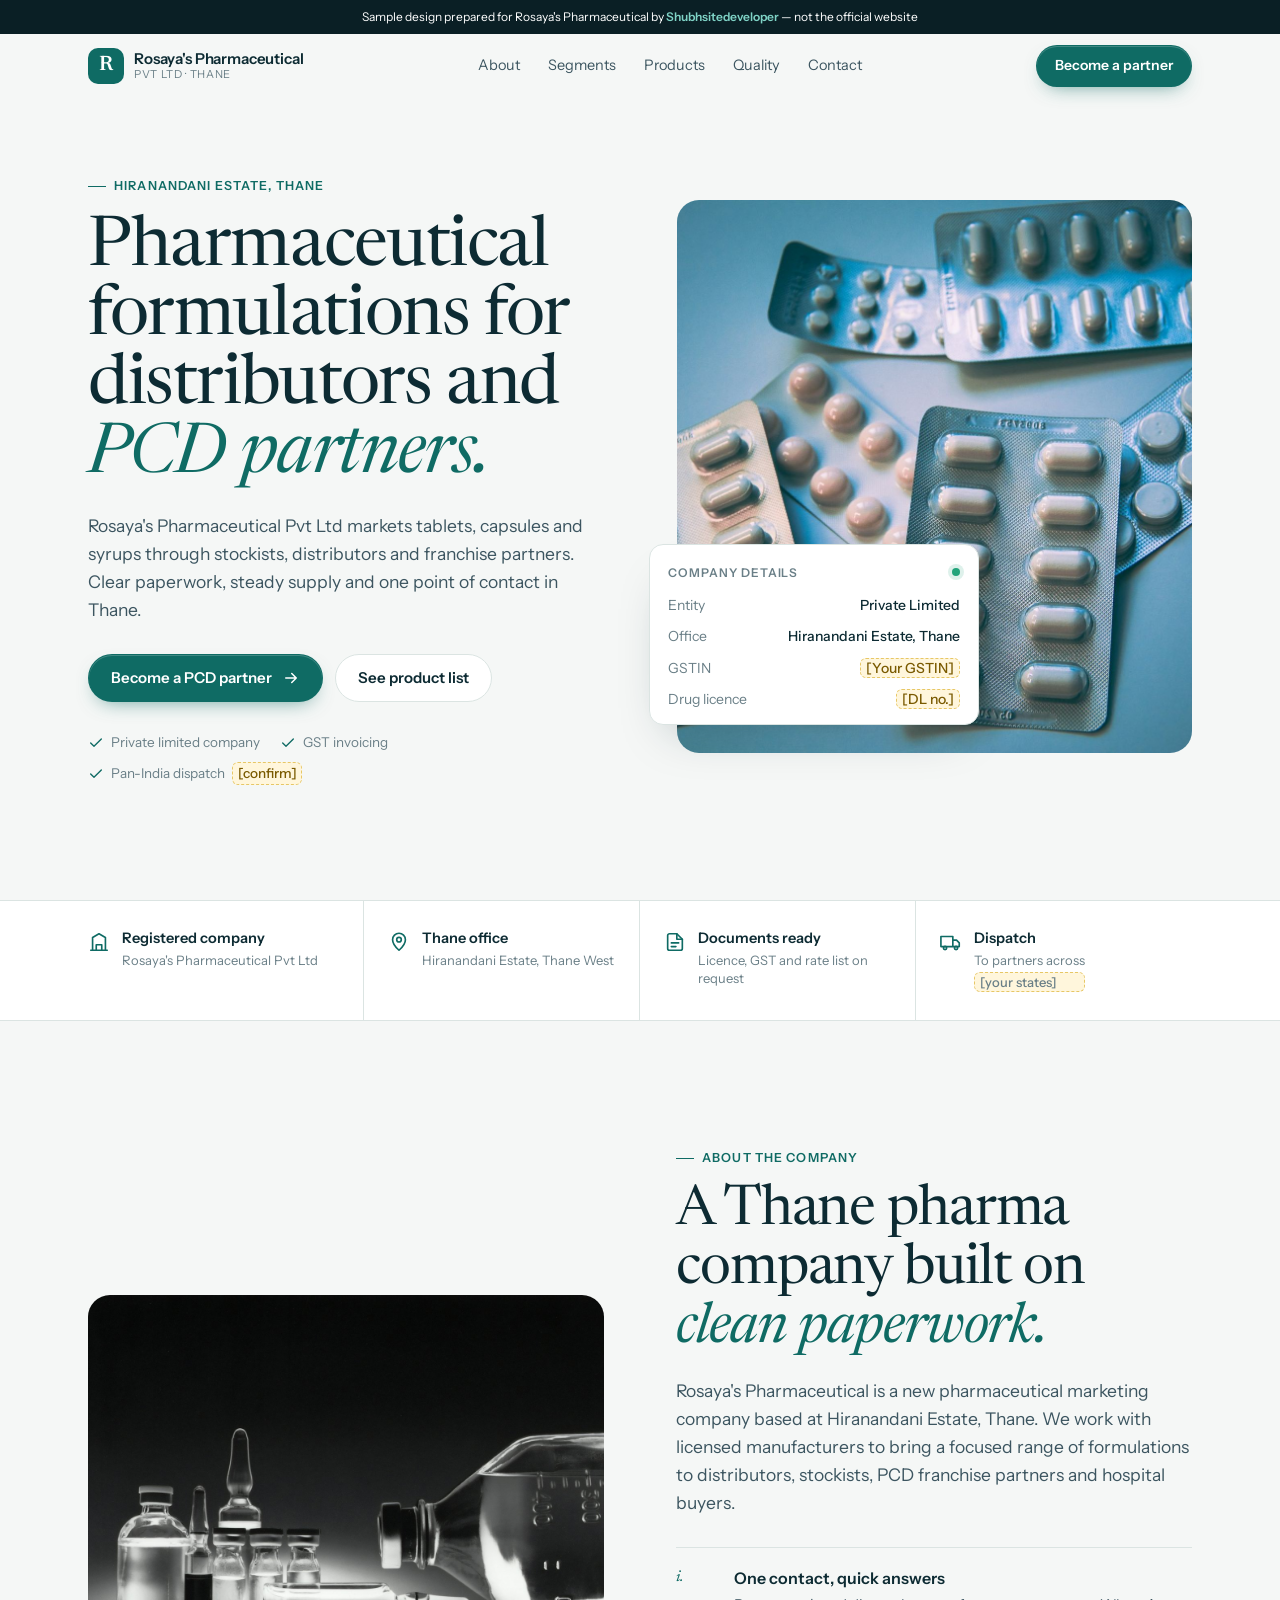
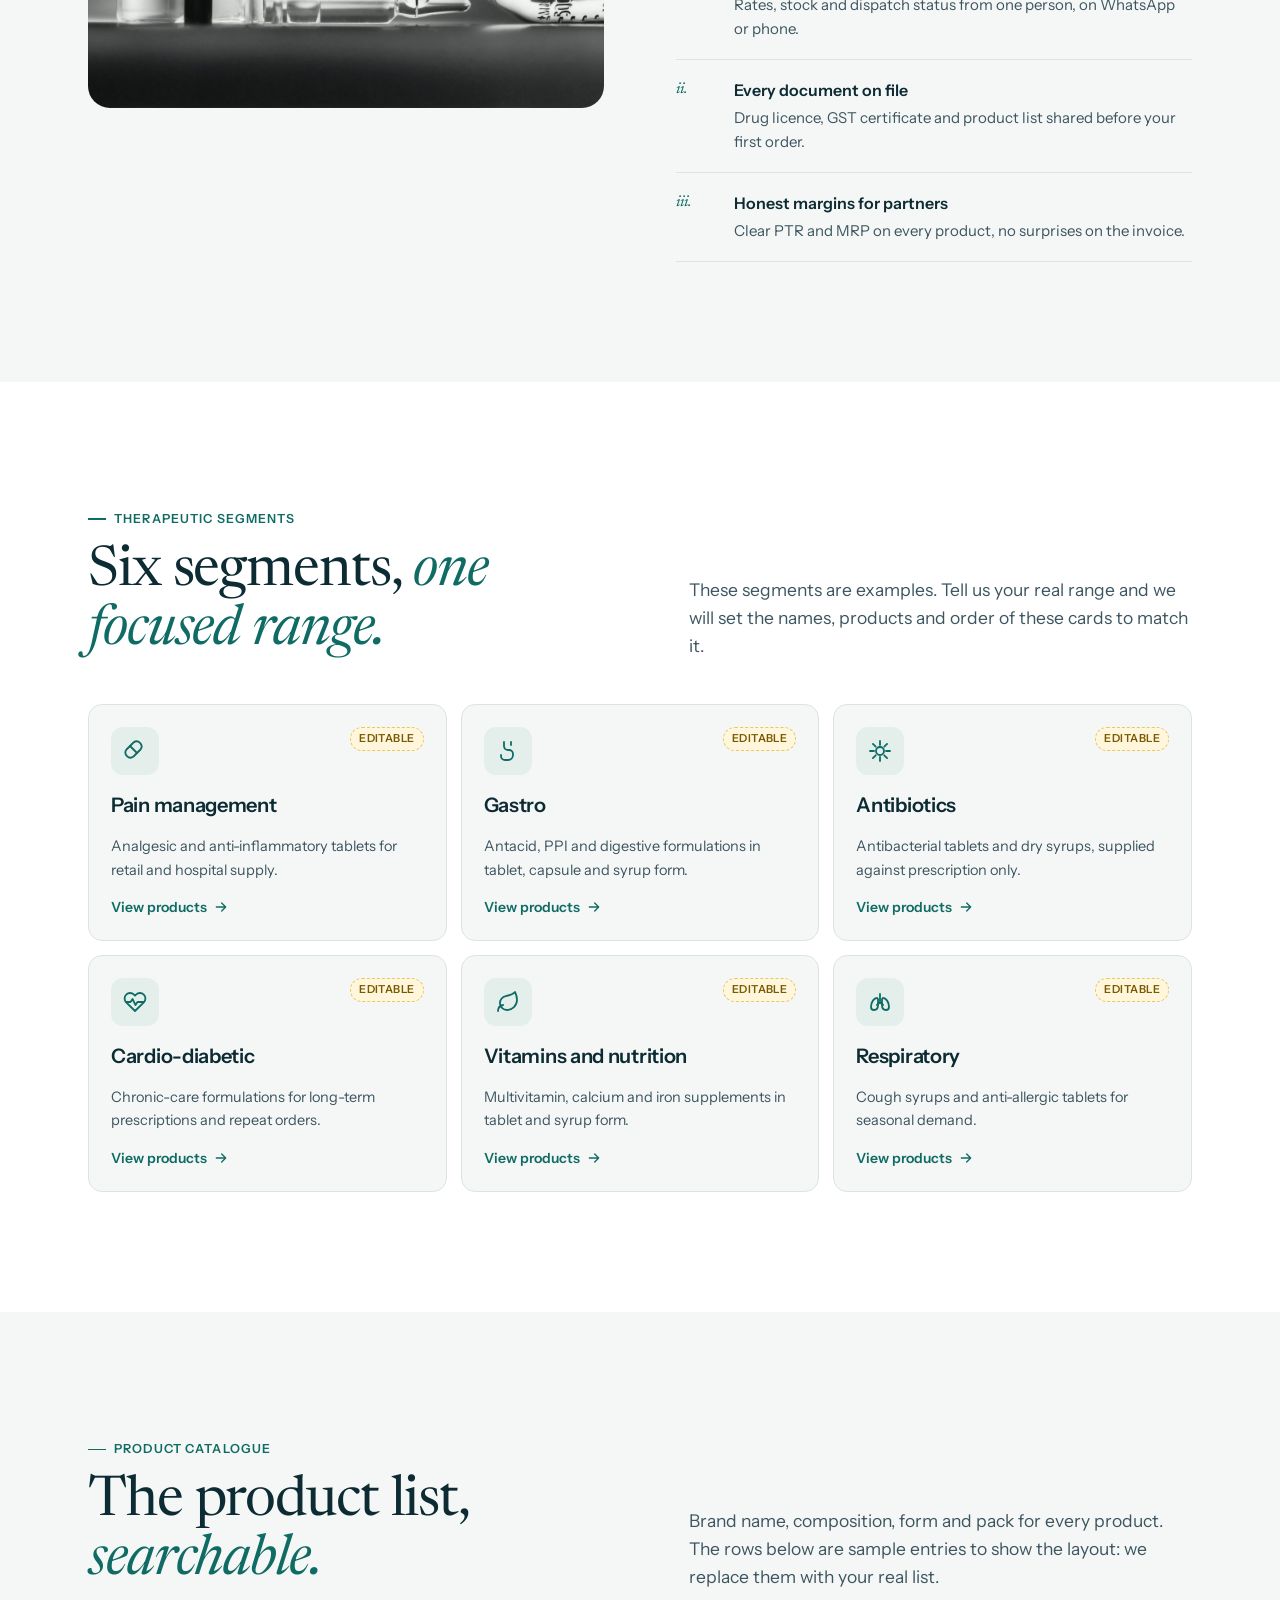
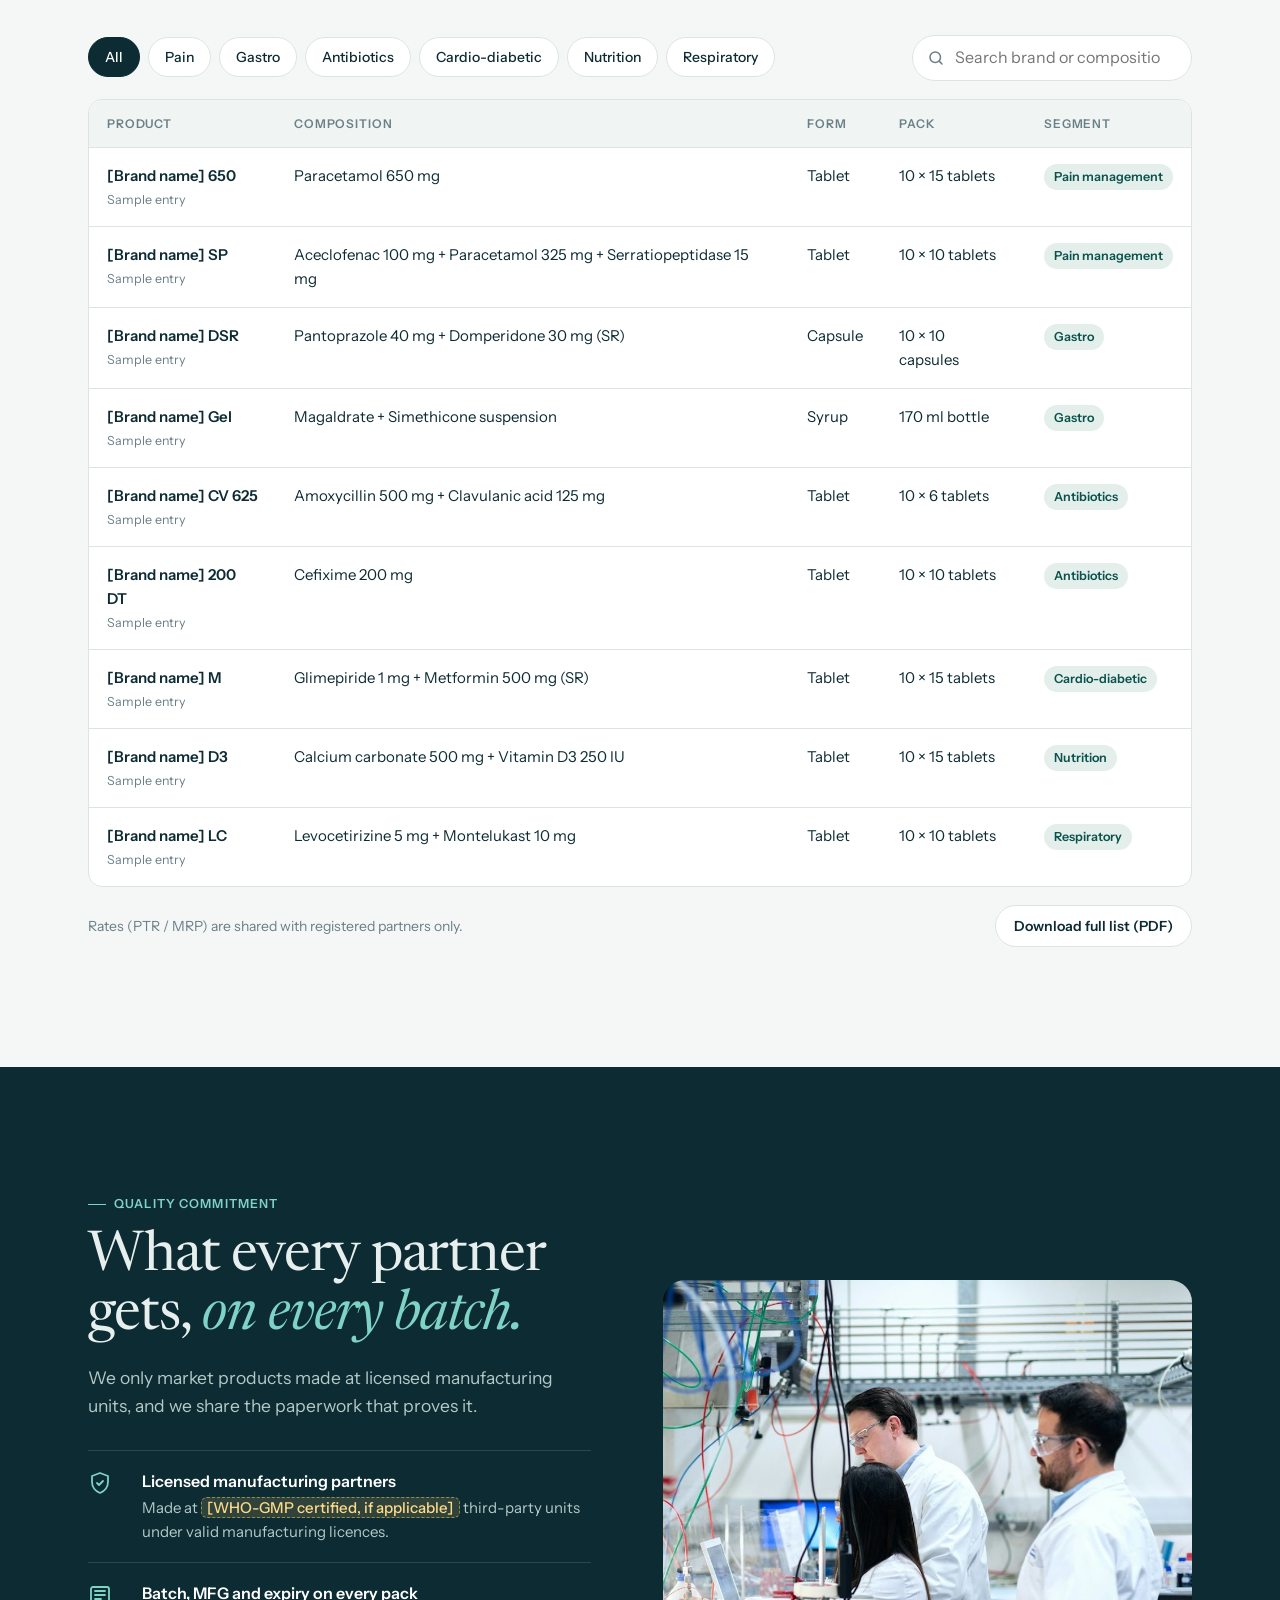
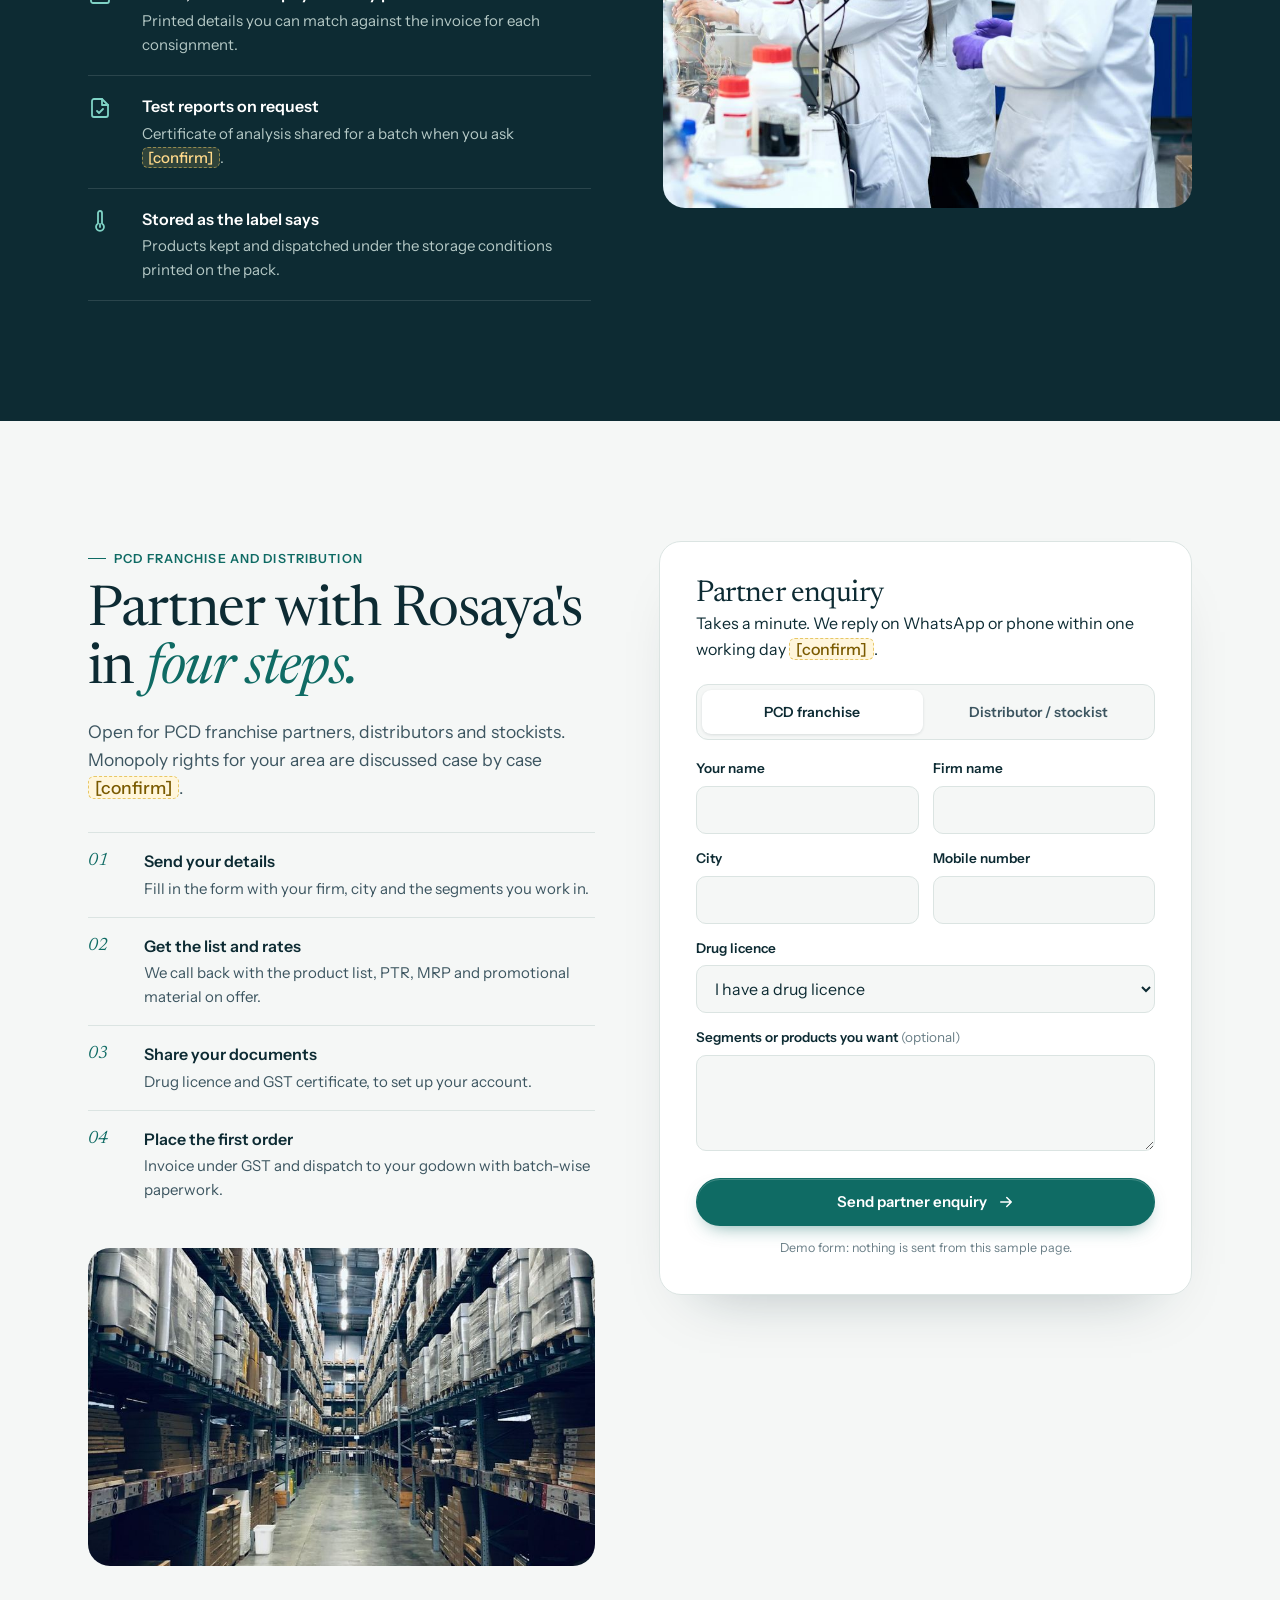
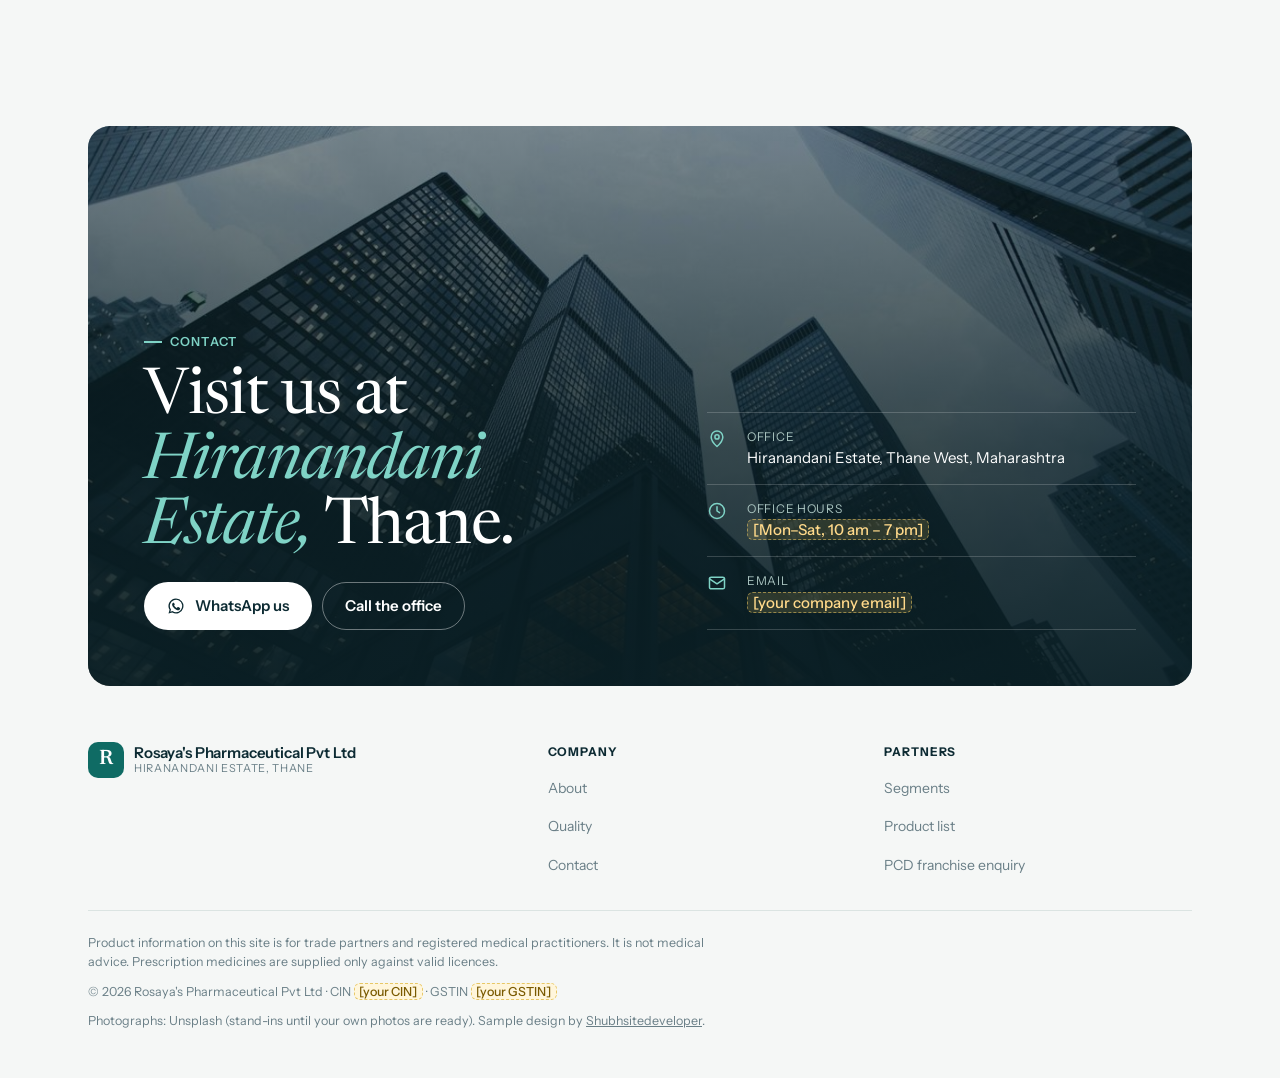
<file: demos/rosayas-pharmaceutical/index.html>
<!doctype html>
<html lang="en" data-type="service">
<head>
<meta charset="utf-8">
<meta name="viewport" content="width=device-width, initial-scale=1, viewport-fit=cover">
<meta name="robots" content="noindex,nofollow">
<title>Rosaya's Pharmaceutical Pvt Ltd | Pharma Formulations, Thane</title>
<meta name="description" content="Rosaya's Pharmaceutical Pvt Ltd, Hiranandani Estate, Thane. Pharmaceutical formulations for distributors, stockists and PCD franchise partners across India.">
<meta name="theme-color" content="#0d2b33">
<meta property="og:title" content="Rosaya's Pharmaceutical Pvt Ltd">
<meta property="og:description" content="Pharmaceutical formulations for distributors and PCD franchise partners. Hiranandani Estate, Thane.">
<meta property="og:image" content="assets/hero-blisters.jpg">
<link rel="icon" href="data:image/svg+xml,%3Csvg xmlns='http://www.w3.org/2000/svg' viewBox='0 0 64 64'%3E%3Crect width='64' height='64' rx='16' fill='%230f6b64'/%3E%3Ctext x='32' y='44' font-family='Georgia,serif' font-size='38' font-weight='700' text-anchor='middle' fill='%23ffffff'%3ER%3C/text%3E%3C/svg%3E">
<link rel="preconnect" href="https://fonts.googleapis.com">
<link rel="preconnect" href="https://fonts.gstatic.com" crossorigin>
<link href="https://fonts.googleapis.com/css2?family=Instrument+Sans:wght@400;500;600;700&family=Newsreader:ital,opsz,wght@0,6..72,400;0,6..72,500;1,6..72,400&display=swap" rel="stylesheet">
<style>
:root{
  --bg:#f5f7f6; --surface:#ffffff; --mint:#e4efec; --mint-2:#d3e6e1;
  --ink:#0d2b33; --ink-2:#3c5560; --muted:#6a7f87; --line:#dbe4e2;
  --accent:#0f6b64; --accent-ink:#ffffff; --accent-2:#0a524c;
  --ph:#fff6dc; --ph-line:#e7c766; --ph-ink:#7a5a00;
  --r-s:8px; --r:14px; --r-l:22px;
  --wrap:1200px; --gut:20px;
  --ribbon:34px; --nav:64px;
  --serif:"Newsreader", Georgia, serif;
  --sans:"Instrument Sans", system-ui, -apple-system, "Segoe UI", sans-serif;
  --ease:cubic-bezier(.2,.7,.2,1);
}
*,*::before,*::after{box-sizing:border-box}
html{scroll-behavior:smooth;scroll-padding-top:calc(var(--ribbon) + var(--nav) + 12px);-webkit-text-size-adjust:100%}
body{margin:0;background:var(--bg);color:var(--ink);font:400 16px/1.6 var(--sans);-webkit-font-smoothing:antialiased;overflow-x:hidden}
img{display:block;max-width:100%;height:auto}
a{color:inherit}
button,input,select,textarea{font:inherit;color:inherit}
h1,h2,h3{margin:0;font-weight:500;letter-spacing:-.01em}
h1,h2{font-family:var(--serif);font-weight:400;letter-spacing:-.02em}
p{margin:0}
.wrap{max-width:var(--wrap);margin:0 auto;padding:0 var(--gut)}
@media (min-width:768px){:root{--gut:32px}}
@media (min-width:1100px){:root{--gut:48px}}
.skip{position:absolute;left:-9999px;top:0}
.skip:focus{left:12px;top:calc(var(--ribbon) + 8px);z-index:100;background:var(--ink);color:#fff;padding:10px 14px;border-radius:var(--r-s)}
:focus-visible{outline:2px solid var(--accent);outline-offset:3px}

/* placeholder marker */
.ph{background:var(--ph);border:1px dashed var(--ph-line);color:var(--ph-ink);border-radius:6px;padding:0 .35em;font-weight:500;white-space:nowrap}
.ph-tag{display:inline-flex;align-items:center;gap:5px;font-size:11px;font-weight:600;letter-spacing:.04em;text-transform:uppercase;color:var(--ph-ink);background:var(--ph);border:1px dashed var(--ph-line);border-radius:999px;padding:2px 8px}

/* ribbon */
.ribbon{position:fixed;inset:0 0 auto 0;height:var(--ribbon);z-index:60;background:#0a1f25;color:#cfe3df;font-size:12px;display:flex;align-items:center;justify-content:center;padding:0 12px;text-align:center}
.ribbon a{color:#fff;text-decoration:none;max-width:100%;line-height:1.3}
@media (max-width:640px){:root{--ribbon:42px}.ribbon{font-size:11.5px}}
.ribbon a b{font-weight:600;color:#7fd3c6}
.ribbon a:hover u{text-decoration-color:#7fd3c6}
.ribbon u{text-decoration:underline;text-underline-offset:2px;text-decoration-color:transparent;transition:text-decoration-color .2s}

/* nav */
.nav{position:fixed;top:var(--ribbon);left:0;right:0;z-index:50;height:var(--nav);background:rgba(245,247,246,.86);backdrop-filter:saturate(1.4) blur(12px);-webkit-backdrop-filter:saturate(1.4) blur(12px);border-bottom:1px solid transparent;transition:border-color .25s}
.nav.scrolled{border-bottom-color:var(--line)}
.nav .wrap{height:100%;display:flex;align-items:center;justify-content:space-between;gap:20px}
.brand{display:flex;align-items:center;gap:10px;text-decoration:none;min-width:0}
.brand-mark{width:36px;height:36px;border-radius:10px;background:var(--accent);color:#fff;display:grid;place-items:center;font:600 21px/1 var(--serif);flex:none}
.brand-name{display:flex;flex-direction:column;line-height:1.1;min-width:0}
.brand-name strong{font-weight:600;font-size:15px;letter-spacing:-.01em;white-space:nowrap}
.brand-name span{font-size:11px;color:var(--muted);letter-spacing:.06em;text-transform:uppercase}
.nav-links{display:none;gap:28px;align-items:center}
.nav-links a{text-decoration:none;font-size:14.5px;color:var(--ink-2);position:relative;padding:6px 0}
.nav-links a::after{content:"";position:absolute;left:0;right:0;bottom:0;height:1.5px;background:var(--accent);transform:scaleX(0);transform-origin:left;transition:transform .3s var(--ease)}
.nav-links a:hover{color:var(--ink)}
.nav-links a:hover::after{transform:scaleX(1)}
.nav .nav-cta{display:none}
.menu-btn{width:44px;height:44px;border:1px solid var(--line);border-radius:12px;background:var(--surface);display:grid;place-items:center;cursor:pointer}
.menu-btn span{display:block;width:18px;height:1.5px;background:var(--ink);position:relative;transition:background .2s}
.menu-btn span::before,.menu-btn span::after{content:"";position:absolute;left:0;width:18px;height:1.5px;background:var(--ink);transition:transform .3s var(--ease)}
.menu-btn span::before{top:-6px}.menu-btn span::after{top:6px}
.menu-btn[aria-expanded="true"] span{background:transparent}
.menu-btn[aria-expanded="true"] span::before{transform:translateY(6px) rotate(45deg)}
.menu-btn[aria-expanded="true"] span::after{transform:translateY(-6px) rotate(-45deg)}
.mobile-menu{position:fixed;inset:calc(var(--ribbon) + var(--nav)) 0 0 0;z-index:49;background:var(--bg);padding:24px var(--gut);display:flex;flex-direction:column;gap:4px;opacity:0;visibility:hidden;transform:translateY(-8px);transition:opacity .25s,transform .25s var(--ease),visibility .25s}
.mobile-menu.open{opacity:1;visibility:visible;transform:none}
.mobile-menu a{font:400 30px/1.2 var(--serif);text-decoration:none;padding:12px 0;border-bottom:1px solid var(--line)}
.mobile-menu .btn{margin-top:24px;font:600 16px/1 var(--sans);border:0}
@media (min-width:960px){.nav-links{display:flex}.nav .nav-cta{display:inline-flex}.menu-btn{display:none}.mobile-menu{display:none}}

/* buttons */
.btn{display:inline-flex;align-items:center;justify-content:center;gap:10px;min-height:48px;padding:0 22px;border-radius:999px;font-weight:600;font-size:15px;text-decoration:none;border:1px solid transparent;cursor:pointer;transition:transform .18s var(--ease),background .2s,box-shadow .2s,border-color .2s}
.btn:hover{transform:translateY(-1px)}
.btn:active{transform:translateY(1px) scale(.98)}
.btn-primary{background:var(--accent);color:var(--accent-ink);box-shadow:0 1px 0 rgba(255,255,255,.2) inset,0 8px 20px -10px rgba(15,107,100,.7)}
.btn-primary:hover{background:var(--accent-2)}
.btn-ghost{background:var(--surface);border-color:var(--line);color:var(--ink)}
.btn-ghost:hover{border-color:var(--ink-2)}
.btn svg{width:18px;height:18px;flex:none;transition:transform .25s var(--ease)}
.btn:hover svg.arr{transform:translateX(3px)}
.btn-sm{min-height:42px;padding:0 18px;font-size:14px}

/* sections */
section{position:relative}
.sec{padding:88px 0}
@media (min-width:960px){.sec{padding:120px 0}}
.eyebrow{display:inline-flex;align-items:center;gap:8px;font-size:12.5px;font-weight:600;letter-spacing:.09em;text-transform:uppercase;color:var(--accent)}
.eyebrow::before{content:"";width:18px;height:1.5px;background:currentColor}
.h2{font-size:clamp(34px,5vw,56px);line-height:1.05;margin-top:14px}
.h2 em{font-style:italic;color:var(--accent)}
.lead{font-size:17.5px;color:var(--ink-2);max-width:56ch;margin-top:18px}
.sec-head{display:grid;gap:8px;margin-bottom:44px}
@media (min-width:960px){.sec-head.split{grid-template-columns:1.1fr 1fr;align-items:end;gap:48px}.sec-head.split .lead{margin-top:0}}

/* hero */
.hero{padding:calc(var(--ribbon) + var(--nav) + 28px) 0 56px;min-height:100svh;display:flex;align-items:center}
.hero .wrap{display:grid;gap:36px;width:100%}
@media (min-width:960px){.hero{padding-bottom:72px}.hero .wrap{grid-template-columns:1.02fr 1fr;align-items:center;gap:64px}}
.hero h1{font-size:clamp(40px,5.4vw,70px);line-height:1;margin-top:18px}
.hero h1 em{font-style:italic;color:var(--accent)}
.hero p.lead{margin-top:22px}
.hero-actions{display:flex;flex-wrap:wrap;gap:12px;margin-top:30px}
.hero-meta{display:flex;flex-wrap:wrap;gap:8px 20px;margin-top:30px;font-size:13.5px;color:var(--muted)}
.hero-meta span{display:inline-flex;align-items:center;gap:7px}
.hero-meta svg{width:16px;height:16px;color:var(--accent)}
.hero-visual{position:relative}
.hero-photo{border-radius:var(--r-l);overflow:hidden;aspect-ratio:4/4.3;background:var(--mint)}
.hero-photo img{width:100%;height:100%;object-fit:cover;object-position:40% 50%}
.id-card{position:absolute;left:-28px;bottom:28px;width:min(330px,82%);background:var(--surface);border:1px solid var(--line);border-radius:var(--r);padding:18px 18px 14px;box-shadow:0 24px 50px -24px rgba(13,43,51,.35)}
.id-card h3{font-size:12px;font-weight:600;letter-spacing:.08em;text-transform:uppercase;color:var(--muted);display:flex;align-items:center;justify-content:space-between}
.id-card h3 i{width:8px;height:8px;border-radius:50%;background:#22a37a;box-shadow:0 0 0 4px rgba(34,163,122,.15)}
.id-card dl{margin:12px 0 0;display:grid;grid-template-columns:auto 1fr;gap:9px 14px;font-size:14px}
.id-card dt{color:var(--muted)}
.id-card dd{margin:0;font-weight:500;text-align:right}
@media (max-width:959px){.hero-photo{aspect-ratio:4/3.1}.id-card{position:relative;left:auto;bottom:auto;width:auto;margin:-48px 14px 0}}

/* entrance */
[data-enter]>*{opacity:0;transform:translateY(16px);animation:enter .8s var(--ease) forwards}
[data-enter]>*:nth-child(2){animation-delay:.08s}[data-enter]>*:nth-child(3){animation-delay:.16s}[data-enter]>*:nth-child(4){animation-delay:.24s}[data-enter]>*:nth-child(5){animation-delay:.32s}[data-enter]>*:nth-child(6){animation-delay:.4s}
.hero-visual[data-enter-photo]{opacity:0;transform:scale(.98);animation:enter 1s .2s var(--ease) forwards}
@keyframes enter{to{opacity:1;transform:none}}

/* facts strip */
.facts{border-top:1px solid var(--line);border-bottom:1px solid var(--line);background:var(--surface)}
.facts .wrap{display:grid;grid-template-columns:1fr 1fr}
.fact{padding:22px 0 22px;display:flex;gap:12px;align-items:flex-start}
.fact:nth-child(odd){padding-right:14px;border-right:1px solid var(--line)}
.fact:nth-child(even){padding-left:16px}
.fact:nth-child(-n+2){border-bottom:1px solid var(--line)}
.fact svg{width:22px;height:22px;color:var(--accent);flex:none;margin-top:2px}
.fact b{display:block;font-weight:600;font-size:14.5px;line-height:1.3}
.fact span{display:block;font-size:13px;color:var(--muted);margin-top:3px;line-height:1.4}
@media (min-width:960px){.facts .wrap{grid-template-columns:repeat(4,1fr)}.fact{padding:28px 24px!important;border-bottom:0!important;border-right:1px solid var(--line)}.fact:first-child{padding-left:0!important}.fact:last-child{border-right:0}}

/* about */
.about .wrap{display:grid;gap:40px}
@media (min-width:960px){.about .wrap{grid-template-columns:1fr 1fr;gap:72px;align-items:center}}
.frame{border-radius:var(--r-l);overflow:hidden;background:var(--mint)}
.frame img{width:100%;height:100%;object-fit:cover;transition:transform .7s var(--ease)}
.frame:hover img{transform:scale(1.025)}
.about .frame{aspect-ratio:5/4}
.pillars{display:grid;gap:0;margin-top:30px;border-top:1px solid var(--line)}
.pillar{display:grid;grid-template-columns:44px 1fr;gap:14px;padding:18px 0;border-bottom:1px solid var(--line)}
.pillar .n{font:400 15px/1.6 var(--serif);color:var(--accent);font-style:italic}
.pillar b{font-weight:600}
.pillar p{color:var(--ink-2);font-size:15px;margin-top:2px}

/* segments */
.segments{background:var(--surface)}
.seg-grid{display:grid;gap:14px;grid-template-columns:1fr}
@media (min-width:640px){.seg-grid{grid-template-columns:1fr 1fr}}
@media (min-width:1000px){.seg-grid{grid-template-columns:repeat(3,1fr)}}
.seg{position:relative;border:1px solid var(--line);border-radius:var(--r);padding:22px;background:var(--bg);display:flex;flex-direction:column;gap:14px;text-decoration:none;transition:transform .25s var(--ease),border-color .25s,box-shadow .25s}
.seg:hover{transform:translateY(-2px);border-color:var(--mint-2);box-shadow:0 18px 40px -28px rgba(13,43,51,.4)}
.seg-top{display:flex;justify-content:space-between;align-items:flex-start}
.seg-ico{width:48px;height:48px;border-radius:12px;background:var(--mint);color:var(--accent);display:grid;place-items:center}
.seg-ico svg{width:24px;height:24px}
.seg h3{font-size:20px;font-weight:600;letter-spacing:-.015em}
.seg p{font-size:14.5px;color:var(--ink-2)}
.seg .go{margin-top:auto;font-size:14px;font-weight:600;color:var(--accent);display:inline-flex;align-items:center;gap:6px}
.seg .go svg{width:16px;height:16px;transition:transform .25s var(--ease)}
.seg:hover .go svg{transform:translateX(3px)}
@media (max-width:639px){.seg{padding:18px;gap:10px}.seg-ico{width:40px;height:40px}.seg-ico svg{width:20px;height:20px}.seg h3{font-size:18px}}
@media (max-width:959px){.about .frame{order:2}}
.seg-note{margin-top:22px;font-size:14px;color:var(--muted)}

/* products */
.cat-tools{display:flex;flex-direction:column;gap:14px;margin-bottom:18px}
@media (min-width:860px){.cat-tools{flex-direction:row;justify-content:space-between;align-items:center}}
.chips{display:flex;gap:8px;overflow-x:auto;scrollbar-width:none;padding-bottom:2px;margin:0 calc(var(--gut) * -1);padding-left:var(--gut);padding-right:var(--gut)}
@media (min-width:860px){.chips{margin:0;padding-left:0;padding-right:0;flex-wrap:wrap}}
.chips::-webkit-scrollbar{display:none}
.chip{flex:none;min-height:40px;padding:0 16px;border-radius:999px;border:1px solid var(--line);background:var(--surface);font-size:14px;font-weight:500;cursor:pointer;transition:background .2s,border-color .2s,color .2s,transform .15s}
.chip:hover{border-color:var(--ink-2)}
.chip:active{transform:scale(.97)}
.chip[aria-pressed="true"]{background:var(--ink);border-color:var(--ink);color:#fff}
.search{position:relative;width:100%}
@media (min-width:860px){.search{width:280px}}
.search input{width:100%;min-height:46px;border:1px solid var(--line);border-radius:999px;background:var(--surface);padding:0 16px 0 42px;font-size:16px}
.search svg{position:absolute;left:15px;top:50%;width:18px;height:18px;transform:translateY(-50%);color:var(--muted)}
.table-card{border:1px solid var(--line);border-radius:var(--r);background:var(--surface);overflow:hidden}
table.cat{width:100%;border-collapse:collapse;font-size:15px}
.cat th{text-align:left;font-size:12px;font-weight:600;letter-spacing:.07em;text-transform:uppercase;color:var(--muted);background:#f0f4f3;padding:14px 18px;border-bottom:1px solid var(--line)}
.cat td{padding:16px 18px;border-bottom:1px solid var(--line);vertical-align:top}
.cat tr:last-child td{border-bottom:0}
.cat tbody tr{transition:background .2s}
.cat tbody tr:hover{background:#f7faf9}
.cat .pname{font-weight:600}
.cat .pname small{display:block;font-weight:400;color:var(--muted);font-size:12.5px;margin-top:2px}
.pill{display:inline-block;font-size:12.5px;font-weight:600;padding:3px 10px;border-radius:999px;background:var(--mint);color:var(--accent-2);white-space:nowrap}
.cat-empty{padding:28px 18px;color:var(--muted);text-align:center;display:none}
.cat-foot{display:flex;flex-direction:column;gap:14px;margin-top:18px;font-size:14px;color:var(--muted)}
@media (min-width:860px){.cat-foot{flex-direction:row;justify-content:space-between;align-items:center}}
@media (max-width:759px){
  table.cat thead{display:none}
  table.cat,table.cat tbody,table.cat tr,table.cat td{display:block;width:100%}
  .cat tr{padding:16px 18px;border-bottom:1px solid var(--line);display:grid!important;grid-template-columns:1fr 1fr;gap:10px 14px}
  .cat tr:last-child{border-bottom:0}
  .cat td{padding:0;border:0}
  .cat td.c-name{grid-column:1/-1;display:flex!important;justify-content:space-between;align-items:flex-start;gap:12px}
  .cat td.c-comp{grid-column:1/-1}
  .cat td[data-l]::before{content:attr(data-l);display:block;font-size:11px;font-weight:600;letter-spacing:.07em;text-transform:uppercase;color:var(--muted);margin-bottom:2px}
  .cat td.c-seg{display:none}
}
@media (min-width:760px){.c-seg-m{display:none}}

/* quality */
.quality{background:var(--ink);color:#e6efed}
.quality .eyebrow{color:#7fd3c6}
.quality .h2 em{color:#7fd3c6}
.quality .lead{color:#b5c9c6}
.q-grid{display:grid;gap:40px}
@media (min-width:960px){.q-grid{grid-template-columns:1fr 1.05fr;gap:72px;align-items:center}}
.quality .frame{aspect-ratio:1/1;background:#12363f}
.q-list{display:grid;gap:0;margin-top:30px;border-top:1px solid rgba(255,255,255,.12)}
.q-item{display:grid;grid-template-columns:40px 1fr;gap:14px;padding:18px 0;border-bottom:1px solid rgba(255,255,255,.12)}
.q-item svg{width:24px;height:24px;color:#7fd3c6;margin-top:2px}
.q-item b{font-weight:600;color:#fff}
.q-item p{font-size:15px;color:#b5c9c6;margin-top:2px}
.quality .ph{background:rgba(255,214,102,.14);border-color:rgba(255,214,102,.5);color:#ffd98a;white-space:normal}

/* partner */
.partner .wrap{display:grid;gap:40px}
@media (min-width:1000px){.partner .wrap{grid-template-columns:1fr 1.05fr;gap:64px;align-items:start}}
.steps{list-style:none;margin:30px 0 0;padding:0;display:grid;gap:0;counter-reset:s}
.steps li{counter-increment:s;display:grid;grid-template-columns:44px 1fr;gap:12px;padding:16px 0;border-top:1px solid var(--line)}
.steps li::before{content:counter(s,decimal-leading-zero);font:italic 400 18px/1.4 var(--serif);color:var(--accent)}
.steps b{font-weight:600}
.steps p{font-size:15px;color:var(--ink-2);margin-top:2px}
.partner .frame{aspect-ratio:16/10;margin-top:30px}
.partner .frame img{object-position:50% 60%}
.form-card{background:var(--surface);border:1px solid var(--line);border-radius:var(--r-l);padding:24px;box-shadow:0 30px 60px -40px rgba(13,43,51,.35)}
@media (min-width:768px){.form-card{padding:36px}}
@media (min-width:1000px){.form-card{position:sticky;top:calc(var(--ribbon) + var(--nav) + 24px)}}
.form-card h3{font:400 30px/1.1 var(--serif);letter-spacing:-.02em}
.form-card > p{color:var(--ink-2);font-size:15px;margin-top:8px}
.seg-toggle{display:grid;grid-template-columns:1fr 1fr;gap:6px;background:var(--bg);border:1px solid var(--line);border-radius:12px;padding:5px;margin-top:22px}
.seg-toggle label{position:relative;cursor:pointer}
.seg-toggle input{position:absolute;opacity:0;pointer-events:none}
.seg-toggle span{display:flex;align-items:center;justify-content:center;min-height:44px;border-radius:9px;font-size:14px;font-weight:600;color:var(--ink-2);transition:background .2s,color .2s,box-shadow .2s;text-align:center;padding:0 6px}
.seg-toggle input:checked+span{background:var(--surface);color:var(--ink);box-shadow:0 1px 3px rgba(13,43,51,.12)}
.seg-toggle input:focus-visible+span{outline:2px solid var(--accent);outline-offset:2px}
.fields{display:grid;gap:14px;margin-top:18px}
@media (min-width:560px){.fields{grid-template-columns:1fr 1fr}.fields .full{grid-column:1/-1}}
.field label{display:block;font-size:13.5px;font-weight:600;margin-bottom:6px}
.field input,.field select,.field textarea{width:100%;min-height:48px;border:1px solid var(--line);border-radius:10px;background:var(--bg);padding:10px 14px;font-size:16px;transition:border-color .2s,background .2s,box-shadow .2s}
.field textarea{min-height:96px;resize:vertical}
.field input:focus,.field select:focus,.field textarea:focus{outline:none;border-color:var(--accent);background:#fff;box-shadow:0 0 0 3px rgba(15,107,100,.14)}
.field .err{display:none;font-size:12.5px;color:#b3261e;margin-top:5px}
.field.bad input,.field.bad select{border-color:#b3261e}
.field.bad .err{display:block}
.form-card .btn{width:100%;margin-top:20px}
.fine{font-size:12.5px;color:var(--muted);margin-top:12px;text-align:center}
.thanks{display:none;text-align:center;padding:30px 6px}
.thanks .tick{width:56px;height:56px;border-radius:50%;background:var(--mint);color:var(--accent);display:grid;place-items:center;margin:0 auto 16px}
.thanks .tick svg{width:28px;height:28px}
.thanks h3{margin-bottom:8px}
.thanks p{color:var(--ink-2)}
.form-card.sent form{display:none}
.form-card.sent .thanks{display:block}

/* contact */
.contact{padding-bottom:0;padding-top:24px}
@media (min-width:960px){.contact{padding-top:40px}}
.contact-card{position:relative;border-radius:var(--r-l);overflow:hidden;color:#fff;min-height:560px;display:flex;align-items:flex-end}
.contact-card>img{position:absolute;inset:0;width:100%;height:100%;object-fit:cover}
.contact-card::after{content:"";position:absolute;inset:0;background:linear-gradient(180deg,rgba(10,31,37,.5) 0%,rgba(10,31,37,.82) 58%,rgba(10,31,37,.94) 100%)}
.contact-inner{position:relative;z-index:1;padding:28px 22px;width:100%;display:grid;gap:30px}
@media (min-width:860px){.contact-inner{padding:56px;grid-template-columns:1.2fr 1fr;align-items:end;gap:48px}}
.contact .eyebrow{color:#7fd3c6}
.contact h2{font-size:clamp(36px,5.5vw,64px);line-height:1.02;margin-top:14px}
.contact h2 em{font-style:italic;color:#7fd3c6}
.c-list{display:grid;gap:0;border-top:1px solid rgba(255,255,255,.18)}
.c-row{display:grid;grid-template-columns:28px 1fr;gap:12px;padding:14px 0;border-bottom:1px solid rgba(255,255,255,.18);font-size:15px}
.c-row svg{width:20px;height:20px;color:#7fd3c6;margin-top:2px}
.c-row small{display:block;font-size:12px;letter-spacing:.06em;text-transform:uppercase;color:#a9c3bf}
.contact .ph{background:rgba(255,214,102,.14);border-color:rgba(255,214,102,.5);color:#ffd98a;white-space:normal}
.c-actions{display:flex;flex-wrap:wrap;gap:10px;margin-top:20px}
.btn-light{background:#fff;color:var(--ink)}
.btn-light:hover{background:#e9f3f1}
.btn-outline-light{background:transparent;border-color:rgba(255,255,255,.4);color:#fff}
.btn-outline-light:hover{border-color:#fff}

/* footer */
footer{padding:56px 0 calc(40px + 76px);font-size:14px;color:var(--muted)}
@media (min-width:960px){footer{padding-bottom:48px}}
.f-top{display:grid;gap:28px;padding-bottom:28px;border-bottom:1px solid var(--line)}
@media (min-width:860px){.f-top{grid-template-columns:1.4fr 1fr 1fr}}
.f-top h4{margin:0 0 10px;font-size:12px;letter-spacing:.08em;text-transform:uppercase;color:var(--ink)}
.f-top ul{list-style:none;margin:0;padding:0;display:grid;gap:4px}
.f-top a{text-decoration:none;display:inline-block;padding:6px 0}
.f-top a.brand{display:flex;padding:0}
.f-top a:hover{color:var(--ink)}
.f-bot{display:grid;gap:10px;padding-top:22px;font-size:12.5px;line-height:1.55}
.disclaimer{max-width:80ch}

/* mobile action bar */
.mbar{position:fixed;left:0;right:0;bottom:0;z-index:40;padding:10px var(--gut) calc(10px + env(safe-area-inset-bottom));background:rgba(255,255,255,.94);backdrop-filter:blur(12px);-webkit-backdrop-filter:blur(12px);border-top:1px solid var(--line);display:grid;grid-template-columns:1fr 1.3fr;gap:10px;transform:translateY(110%);transition:transform .35s var(--ease)}
.mbar.show{transform:none}
.mbar .btn{min-height:48px;padding:0 12px;font-size:14.5px}
@media (min-width:960px){.mbar{display:none}}

/* notice dialog */
.notice{position:fixed;inset:0;z-index:90;display:grid;place-items:center;padding:20px;background:rgba(10,31,37,.45);opacity:0;visibility:hidden;transition:opacity .2s,visibility .2s}
.notice.open{opacity:1;visibility:visible}
.notice-box{background:var(--surface);border-radius:var(--r-l);padding:28px 24px 22px;max-width:380px;width:100%;text-align:center;transform:translateY(10px) scale(.98);transition:transform .25s var(--ease)}
.notice.open .notice-box{transform:none}
.notice-box .tick{width:52px;height:52px;border-radius:14px;background:var(--mint);color:var(--accent);display:grid;place-items:center;margin:0 auto 14px}
.notice-box .tick svg{width:26px;height:26px}
.notice-box h3{font:400 26px/1.15 var(--serif)}
.notice-box p{color:var(--ink-2);font-size:15px;margin-top:8px}
.notice-box .btn{margin-top:20px;width:100%}

@media (prefers-reduced-motion:reduce){*,*::before,*::after{animation:none!important;transition:none!important}[data-enter]>*,.hero-visual[data-enter-photo]{opacity:1;transform:none}html{scroll-behavior:auto}}
</style>
</head>
<body>
<!-- Sample design: kind service (pharma marketing / PCD franchise). Palette: clinical off-white, petrol ink, deep teal accent. Pairing: Newsreader + Instrument Sans. -->
<a class="skip" href="#main">Skip to content</a>

<div class="ribbon"><a href="https://shubhsitedeveloper.github.io/" target="_blank" rel="noopener"><u>Sample design prepared for Rosaya's Pharmaceutical by <b>Shubhsitedeveloper</b></u> — not the official website</a></div>

<header class="nav" id="nav">
  <div class="wrap">
    <a class="brand" href="#top" aria-label="Rosaya's Pharmaceutical, home">
      <span class="brand-mark" aria-hidden="true">R</span>
      <span class="brand-name"><strong>Rosaya's Pharmaceutical</strong><span>Pvt Ltd · Thane</span></span>
    </a>
    <nav class="nav-links" aria-label="Main">
      <a href="#about">About</a>
      <a href="#segments">Segments</a>
      <a href="#products">Products</a>
      <a href="#quality">Quality</a>
      <a href="#contact">Contact</a>
    </nav>
    <a class="btn btn-primary btn-sm nav-cta" href="#partner">Become a partner</a>
    <button class="menu-btn" id="menuBtn" aria-expanded="false" aria-controls="mobileMenu" aria-label="Open menu"><span></span></button>
  </div>
</header>
<div class="mobile-menu" id="mobileMenu" aria-hidden="true">
  <a href="#about">About</a>
  <a href="#segments">Segments</a>
  <a href="#products">Products</a>
  <a href="#quality">Quality</a>
  <a href="#partner">Partner with us</a>
  <a href="#contact">Contact</a>
  <a class="btn btn-primary" href="#partner">Become a PCD partner</a>
</div>

<main id="main">
<section class="hero" id="top">
  <div class="wrap">
    <div data-enter>
      <span class="eyebrow">Hiranandani Estate, Thane</span>
      <h1>Pharmaceutical formulations for distributors and <em>PCD partners.</em></h1>
      <p class="lead">Rosaya's Pharmaceutical Pvt Ltd markets tablets, capsules and syrups through stockists, distributors and franchise partners. Clear paperwork, steady supply and one point of contact in Thane.</p>
      <div class="hero-actions">
        <a class="btn btn-primary" href="#partner">Become a PCD partner <svg class="arr" viewBox="0 0 24 24" fill="none" stroke="currentColor" stroke-width="2" stroke-linecap="round" stroke-linejoin="round" aria-hidden="true"><path d="M5 12h14M13 6l6 6-6 6"/></svg></a>
        <a class="btn btn-ghost" href="#products">See product list</a>
      </div>
      <div class="hero-meta">
        <span><svg viewBox="0 0 24 24" fill="none" stroke="currentColor" stroke-width="2" stroke-linecap="round" stroke-linejoin="round" aria-hidden="true"><path d="M20 6 9 17l-5-5"/></svg>Private limited company</span>
        <span><svg viewBox="0 0 24 24" fill="none" stroke="currentColor" stroke-width="2" stroke-linecap="round" stroke-linejoin="round" aria-hidden="true"><path d="M20 6 9 17l-5-5"/></svg>GST invoicing</span>
        <span><svg viewBox="0 0 24 24" fill="none" stroke="currentColor" stroke-width="2" stroke-linecap="round" stroke-linejoin="round" aria-hidden="true"><path d="M20 6 9 17l-5-5"/></svg>Pan-India dispatch <span class="ph">[confirm]</span></span>
      </div>
    </div>
    <div class="hero-visual" data-enter-photo>
      <div class="hero-photo"><img src="assets/hero-blisters.jpg" alt="Blister strips of white tablets and capsules on a pale blue surface" width="1600" height="1119" fetchpriority="high"></div>
      <aside class="id-card" aria-label="Company details">
        <h3>Company details <i aria-hidden="true"></i></h3>
        <dl>
          <dt>Entity</dt><dd>Private Limited</dd>
          <dt>Office</dt><dd>Hiranandani Estate, Thane</dd>
          <dt>GSTIN</dt><dd><span class="ph">[Your GSTIN]</span></dd>
          <dt>Drug licence</dt><dd><span class="ph">[DL no.]</span></dd>
        </dl>
      </aside>
    </div>
  </div>
</section>

<div class="facts" aria-label="Key facts">
  <div class="wrap">
    <div class="fact"><svg viewBox="0 0 24 24" fill="none" stroke="currentColor" stroke-width="1.8" stroke-linecap="round" stroke-linejoin="round" aria-hidden="true"><path d="M3 21h18M5 21V7l7-4 7 4v14M9 21v-6h6v6"/></svg><div><b>Registered company</b><span>Rosaya's Pharmaceutical Pvt Ltd</span></div></div>
    <div class="fact"><svg viewBox="0 0 24 24" fill="none" stroke="currentColor" stroke-width="1.8" stroke-linecap="round" stroke-linejoin="round" aria-hidden="true"><path d="M12 21s-7-6.2-7-11.5A7 7 0 0 1 19 9.5C19 14.8 12 21 12 21z"/><circle cx="12" cy="9.5" r="2.5"/></svg><div><b>Thane office</b><span>Hiranandani Estate, Thane West</span></div></div>
    <div class="fact"><svg viewBox="0 0 24 24" fill="none" stroke="currentColor" stroke-width="1.8" stroke-linecap="round" stroke-linejoin="round" aria-hidden="true"><path d="M14 3H6a2 2 0 0 0-2 2v14a2 2 0 0 0 2 2h12a2 2 0 0 0 2-2V9z"/><path d="M14 3v6h6M8 13h8M8 17h5"/></svg><div><b>Documents ready</b><span>Licence, GST and rate list on request</span></div></div>
    <div class="fact"><svg viewBox="0 0 24 24" fill="none" stroke="currentColor" stroke-width="1.8" stroke-linecap="round" stroke-linejoin="round" aria-hidden="true"><path d="M1 6h13v11H1zM14 10h4l3 3v4h-7"/><circle cx="5.5" cy="18.5" r="1.8"/><circle cx="17.5" cy="18.5" r="1.8"/></svg><div><b>Dispatch</b><span>To partners across <span class="ph">[your states]</span></span></div></div>
  </div>
</div>

<section class="sec about" id="about">
  <div class="wrap">
    <div class="frame"><img src="assets/vials.jpg" alt="Glass vials and ampoules lit against a dark background" width="1400" height="1018" loading="lazy"></div>
    <div>
      <span class="eyebrow">About the company</span>
      <h2 class="h2">A Thane pharma company built on <em>clean paperwork.</em></h2>
      <p class="lead">Rosaya's Pharmaceutical is a new pharmaceutical marketing company based at Hiranandani Estate, Thane. We work with licensed manufacturers to bring a focused range of formulations to distributors, stockists, PCD franchise partners and hospital buyers.</p>
      <div class="pillars">
        <div class="pillar"><span class="n">i.</span><div><b>One contact, quick answers</b><p>Rates, stock and dispatch status from one person, on WhatsApp or phone.</p></div></div>
        <div class="pillar"><span class="n">ii.</span><div><b>Every document on file</b><p>Drug licence, GST certificate and product list shared before your first order.</p></div></div>
        <div class="pillar"><span class="n">iii.</span><div><b>Honest margins for partners</b><p>Clear PTR and MRP on every product, no surprises on the invoice.</p></div></div>
      </div>
    </div>
  </div>
</section>

<section class="sec segments" id="segments">
  <div class="wrap">
    <div class="sec-head split">
      <div>
        <span class="eyebrow">Therapeutic segments</span>
        <h2 class="h2">Six segments, <em>one focused range.</em></h2>
      </div>
      <p class="lead">These segments are examples. Tell us your real range and we will set the names, products and order of these cards to match it.</p>
    </div>
    <div class="seg-grid">
      <a class="seg" href="#products" data-seg="Pain management">
        <div class="seg-top"><span class="seg-ico"><svg viewBox="0 0 24 24" fill="none" stroke="currentColor" stroke-width="1.8" stroke-linecap="round" stroke-linejoin="round" aria-hidden="true"><path d="M10.5 3.5a5 5 0 0 1 7 7l-7 7a5 5 0 0 1-7-7z"/><path d="m7 7 7 7"/></svg></span><span class="ph-tag">Editable</span></div>
        <h3>Pain management</h3><p>Analgesic and anti-inflammatory tablets for retail and hospital supply.</p>
        <span class="go">View products <svg viewBox="0 0 24 24" fill="none" stroke="currentColor" stroke-width="2" stroke-linecap="round" stroke-linejoin="round" aria-hidden="true"><path d="M5 12h14M13 6l6 6-6 6"/></svg></span>
      </a>
      <a class="seg" href="#products" data-seg="Gastro">
        <div class="seg-top"><span class="seg-ico"><svg viewBox="0 0 24 24" fill="none" stroke="currentColor" stroke-width="1.8" stroke-linecap="round" stroke-linejoin="round" aria-hidden="true"><path d="M8 3v4a4 4 0 0 0 4 4h1a4 4 0 0 1 4 4v1a5 5 0 0 1-5 5H9a4 4 0 0 1-4-4v-1"/><path d="M15 3v3"/></svg></span><span class="ph-tag">Editable</span></div>
        <h3>Gastro</h3><p>Antacid, PPI and digestive formulations in tablet, capsule and syrup form.</p>
        <span class="go">View products <svg viewBox="0 0 24 24" fill="none" stroke="currentColor" stroke-width="2" stroke-linecap="round" stroke-linejoin="round" aria-hidden="true"><path d="M5 12h14M13 6l6 6-6 6"/></svg></span>
      </a>
      <a class="seg" href="#products" data-seg="Antibiotics">
        <div class="seg-top"><span class="seg-ico"><svg viewBox="0 0 24 24" fill="none" stroke="currentColor" stroke-width="1.8" stroke-linecap="round" stroke-linejoin="round" aria-hidden="true"><circle cx="12" cy="12" r="4"/><path d="M12 2v4M12 18v4M2 12h4M18 12h4M4.9 4.9l2.8 2.8M16.3 16.3l2.8 2.8M4.9 19.1l2.8-2.8M16.3 7.7l2.8-2.8"/></svg></span><span class="ph-tag">Editable</span></div>
        <h3>Antibiotics</h3><p>Antibacterial tablets and dry syrups, supplied against prescription only.</p>
        <span class="go">View products <svg viewBox="0 0 24 24" fill="none" stroke="currentColor" stroke-width="2" stroke-linecap="round" stroke-linejoin="round" aria-hidden="true"><path d="M5 12h14M13 6l6 6-6 6"/></svg></span>
      </a>
      <a class="seg" href="#products" data-seg="Cardio-diabetic">
        <div class="seg-top"><span class="seg-ico"><svg viewBox="0 0 24 24" fill="none" stroke="currentColor" stroke-width="1.8" stroke-linecap="round" stroke-linejoin="round" aria-hidden="true"><path d="M20.8 4.6a5.5 5.5 0 0 0-7.8 0L12 5.7l-1-1.1a5.5 5.5 0 0 0-7.8 7.8L12 21l8.8-8.6a5.5 5.5 0 0 0 0-7.8z"/><path d="M3.5 12h4l2-3 3 6 2-3h6"/></svg></span><span class="ph-tag">Editable</span></div>
        <h3>Cardio-diabetic</h3><p>Chronic-care formulations for long-term prescriptions and repeat orders.</p>
        <span class="go">View products <svg viewBox="0 0 24 24" fill="none" stroke="currentColor" stroke-width="2" stroke-linecap="round" stroke-linejoin="round" aria-hidden="true"><path d="M5 12h14M13 6l6 6-6 6"/></svg></span>
      </a>
      <a class="seg" href="#products" data-seg="Nutrition">
        <div class="seg-top"><span class="seg-ico"><svg viewBox="0 0 24 24" fill="none" stroke="currentColor" stroke-width="1.8" stroke-linecap="round" stroke-linejoin="round" aria-hidden="true"><path d="M11 20A7 7 0 0 1 9.8 6.1C15.5 5 17 4.5 19 2c1 2 2 4.2 2 8 0 5.5-4.8 10-10 10z"/><path d="M2 21c0-3 1.9-5.4 5.1-6"/></svg></span><span class="ph-tag">Editable</span></div>
        <h3>Vitamins and nutrition</h3><p>Multivitamin, calcium and iron supplements in tablet and syrup form.</p>
        <span class="go">View products <svg viewBox="0 0 24 24" fill="none" stroke="currentColor" stroke-width="2" stroke-linecap="round" stroke-linejoin="round" aria-hidden="true"><path d="M5 12h14M13 6l6 6-6 6"/></svg></span>
      </a>
      <a class="seg" href="#products" data-seg="Respiratory">
        <div class="seg-top"><span class="seg-ico"><svg viewBox="0 0 24 24" fill="none" stroke="currentColor" stroke-width="1.8" stroke-linecap="round" stroke-linejoin="round" aria-hidden="true"><path d="M12 4v8M12 12l-3 3M12 12l3 3"/><path d="M9 8C6 8 3 12 3 17c0 2 1 3 3 3 3 0 4-2 4-5V9M15 8c3 0 6 4 6 9 0 2-1 3-3 3-3 0-4-2-4-5V9"/></svg></span><span class="ph-tag">Editable</span></div>
        <h3>Respiratory</h3><p>Cough syrups and anti-allergic tablets for seasonal demand.</p>
        <span class="go">View products <svg viewBox="0 0 24 24" fill="none" stroke="currentColor" stroke-width="2" stroke-linecap="round" stroke-linejoin="round" aria-hidden="true"><path d="M5 12h14M13 6l6 6-6 6"/></svg></span>
      </a>
    </div>
  </div>
</section>

<section class="sec products" id="products">
  <div class="wrap">
    <div class="sec-head split">
      <div>
        <span class="eyebrow">Product catalogue</span>
        <h2 class="h2">The product list, <em>searchable.</em></h2>
      </div>
      <p class="lead">Brand name, composition, form and pack for every product. The rows below are sample entries to show the layout: we replace them with your real list.</p>
    </div>
    <div class="cat-tools">
      <div class="chips" role="group" aria-label="Filter by segment">
        <button class="chip" type="button" aria-pressed="true" data-f="all">All</button>
        <button class="chip" type="button" aria-pressed="false" data-f="Pain management">Pain</button>
        <button class="chip" type="button" aria-pressed="false" data-f="Gastro">Gastro</button>
        <button class="chip" type="button" aria-pressed="false" data-f="Antibiotics">Antibiotics</button>
        <button class="chip" type="button" aria-pressed="false" data-f="Cardio-diabetic">Cardio-diabetic</button>
        <button class="chip" type="button" aria-pressed="false" data-f="Nutrition">Nutrition</button>
        <button class="chip" type="button" aria-pressed="false" data-f="Respiratory">Respiratory</button>
      </div>
      <label class="search"><span class="skip">Search products</span>
        <svg viewBox="0 0 24 24" fill="none" stroke="currentColor" stroke-width="2" stroke-linecap="round" aria-hidden="true"><circle cx="11" cy="11" r="7"/><path d="m20 20-3.5-3.5"/></svg>
        <input type="search" id="q" placeholder="Search brand or composition" autocomplete="off">
      </label>
    </div>
    <div class="table-card">
      <table class="cat" id="cat">
        <thead><tr><th>Product</th><th>Composition</th><th>Form</th><th>Pack</th><th>Segment</th></tr></thead>
        <tbody>
          <tr data-seg="Pain management"><td class="c-name"><div class="pname">[Brand name] 650<small>Sample entry</small></div><span class="pill c-seg-m">Pain</span></td><td class="c-comp" data-l="Composition">Paracetamol 650 mg</td><td data-l="Form">Tablet</td><td data-l="Pack">10 × 15 tablets</td><td class="c-seg"><span class="pill">Pain management</span></td></tr>
          <tr data-seg="Pain management"><td class="c-name"><div class="pname">[Brand name] SP<small>Sample entry</small></div><span class="pill c-seg-m">Pain</span></td><td class="c-comp" data-l="Composition">Aceclofenac 100 mg + Paracetamol 325 mg + Serratiopeptidase 15 mg</td><td data-l="Form">Tablet</td><td data-l="Pack">10 × 10 tablets</td><td class="c-seg"><span class="pill">Pain management</span></td></tr>
          <tr data-seg="Gastro"><td class="c-name"><div class="pname">[Brand name] DSR<small>Sample entry</small></div><span class="pill c-seg-m">Gastro</span></td><td class="c-comp" data-l="Composition">Pantoprazole 40 mg + Domperidone 30 mg (SR)</td><td data-l="Form">Capsule</td><td data-l="Pack">10 × 10 capsules</td><td class="c-seg"><span class="pill">Gastro</span></td></tr>
          <tr data-seg="Gastro"><td class="c-name"><div class="pname">[Brand name] Gel<small>Sample entry</small></div><span class="pill c-seg-m">Gastro</span></td><td class="c-comp" data-l="Composition">Magaldrate + Simethicone suspension</td><td data-l="Form">Syrup</td><td data-l="Pack">170 ml bottle</td><td class="c-seg"><span class="pill">Gastro</span></td></tr>
          <tr data-seg="Antibiotics"><td class="c-name"><div class="pname">[Brand name] CV 625<small>Sample entry</small></div><span class="pill c-seg-m">Antibiotics</span></td><td class="c-comp" data-l="Composition">Amoxycillin 500 mg + Clavulanic acid 125 mg</td><td data-l="Form">Tablet</td><td data-l="Pack">10 × 6 tablets</td><td class="c-seg"><span class="pill">Antibiotics</span></td></tr>
          <tr data-seg="Antibiotics"><td class="c-name"><div class="pname">[Brand name] 200 DT<small>Sample entry</small></div><span class="pill c-seg-m">Antibiotics</span></td><td class="c-comp" data-l="Composition">Cefixime 200 mg</td><td data-l="Form">Tablet</td><td data-l="Pack">10 × 10 tablets</td><td class="c-seg"><span class="pill">Antibiotics</span></td></tr>
          <tr data-seg="Cardio-diabetic"><td class="c-name"><div class="pname">[Brand name] M<small>Sample entry</small></div><span class="pill c-seg-m">Cardio-diabetic</span></td><td class="c-comp" data-l="Composition">Glimepiride 1 mg + Metformin 500 mg (SR)</td><td data-l="Form">Tablet</td><td data-l="Pack">10 × 15 tablets</td><td class="c-seg"><span class="pill">Cardio-diabetic</span></td></tr>
          <tr data-seg="Nutrition"><td class="c-name"><div class="pname">[Brand name] D3<small>Sample entry</small></div><span class="pill c-seg-m">Nutrition</span></td><td class="c-comp" data-l="Composition">Calcium carbonate 500 mg + Vitamin D3 250 IU</td><td data-l="Form">Tablet</td><td data-l="Pack">10 × 15 tablets</td><td class="c-seg"><span class="pill">Nutrition</span></td></tr>
          <tr data-seg="Respiratory"><td class="c-name"><div class="pname">[Brand name] LC<small>Sample entry</small></div><span class="pill c-seg-m">Respiratory</span></td><td class="c-comp" data-l="Composition">Levocetirizine 5 mg + Montelukast 10 mg</td><td data-l="Form">Tablet</td><td data-l="Pack">10 × 10 tablets</td><td class="c-seg"><span class="pill">Respiratory</span></td></tr>
        </tbody>
      </table>
      <p class="cat-empty" id="catEmpty">No product matches that search. Try a composition, like “Paracetamol”.</p>
    </div>
    <div class="cat-foot">
      <span>Rates (PTR / MRP) are shared with registered partners only.</span>
      <button class="btn btn-ghost btn-sm" type="button" data-demo="The full product list PDF goes here.">Download full list (PDF)</button>
    </div>
  </div>
</section>

<section class="sec quality" id="quality">
  <div class="wrap q-grid">
    <div>
      <span class="eyebrow">Quality commitment</span>
      <h2 class="h2">What every partner gets, <em>on every batch.</em></h2>
      <p class="lead">We only market products made at licensed manufacturing units, and we share the paperwork that proves it.</p>
      <div class="q-list">
        <div class="q-item"><svg viewBox="0 0 24 24" fill="none" stroke="currentColor" stroke-width="1.8" stroke-linecap="round" stroke-linejoin="round" aria-hidden="true"><path d="M12 2 4 5v6c0 5 3.4 9.3 8 11 4.6-1.7 8-6 8-11V5z"/><path d="m9 12 2 2 4-4"/></svg><div><b>Licensed manufacturing partners</b><p>Made at <span class="ph">[WHO-GMP certified, if applicable]</span> third-party units under valid manufacturing licences.</p></div></div>
        <div class="q-item"><svg viewBox="0 0 24 24" fill="none" stroke="currentColor" stroke-width="1.8" stroke-linecap="round" stroke-linejoin="round" aria-hidden="true"><rect x="3" y="4" width="18" height="16" rx="2"/><path d="M7 8h10M7 12h10M7 16h6"/></svg><div><b>Batch, MFG and expiry on every pack</b><p>Printed details you can match against the invoice for each consignment.</p></div></div>
        <div class="q-item"><svg viewBox="0 0 24 24" fill="none" stroke="currentColor" stroke-width="1.8" stroke-linecap="round" stroke-linejoin="round" aria-hidden="true"><path d="M14 3H6a2 2 0 0 0-2 2v14a2 2 0 0 0 2 2h12a2 2 0 0 0 2-2V9z"/><path d="M14 3v6h6M9 15l2 2 4-4"/></svg><div><b>Test reports on request</b><p>Certificate of analysis shared for a batch when you ask <span class="ph">[confirm]</span>.</p></div></div>
        <div class="q-item"><svg viewBox="0 0 24 24" fill="none" stroke="currentColor" stroke-width="1.8" stroke-linecap="round" stroke-linejoin="round" aria-hidden="true"><path d="M14 4v10.5a4 4 0 1 1-4 0V4a2 2 0 0 1 4 0z"/><path d="M12 15v3"/></svg><div><b>Stored as the label says</b><p>Products kept and dispatched under the storage conditions printed on the pack.</p></div></div>
      </div>
    </div>
    <div class="frame"><img src="assets/lab-team.jpg" alt="Laboratory staff in white coats working at a test bench" width="940" height="934" loading="lazy"></div>
  </div>
</section>

<section class="sec partner" id="partner">
  <div class="wrap">
    <div>
      <span class="eyebrow">PCD franchise and distribution</span>
      <h2 class="h2">Partner with Rosaya's in <em>four steps.</em></h2>
      <p class="lead">Open for PCD franchise partners, distributors and stockists. Monopoly rights for your area are discussed case by case <span class="ph">[confirm]</span>.</p>
      <ol class="steps">
        <li><div><b>Send your details</b><p>Fill in the form with your firm, city and the segments you work in.</p></div></li>
        <li><div><b>Get the list and rates</b><p>We call back with the product list, PTR, MRP and promotional material on offer.</p></div></li>
        <li><div><b>Share your documents</b><p>Drug licence and GST certificate, to set up your account.</p></div></li>
        <li><div><b>Place the first order</b><p>Invoice under GST and dispatch to your godown with batch-wise paperwork.</p></div></li>
      </ol>
      <div class="frame"><img src="assets/warehouse.jpg" alt="Tall warehouse racks stacked with cartons along a long aisle" width="800" height="1066" loading="lazy"></div>
    </div>

    <div class="form-card" id="formCard">
      <form id="pform" novalidate>
        <h3>Partner enquiry</h3>
        <p>Takes a minute. We reply on WhatsApp or phone within one working day <span class="ph">[confirm]</span>.</p>
        <div class="seg-toggle" role="radiogroup" aria-label="I am a">
          <label><input type="radio" name="type" value="PCD franchise" checked><span>PCD franchise</span></label>
          <label><input type="radio" name="type" value="Distributor / stockist"><span>Distributor / stockist</span></label>
        </div>
        <div class="fields">
          <div class="field"><label for="f-name">Your name</label><input id="f-name" name="name" autocomplete="name" required><div class="err">Please enter your name.</div></div>
          <div class="field"><label for="f-firm">Firm name</label><input id="f-firm" name="firm" autocomplete="organization"></div>
          <div class="field"><label for="f-city">City</label><input id="f-city" name="city" autocomplete="address-level2" required><div class="err">Please enter your city.</div></div>
          <div class="field"><label for="f-phone">Mobile number</label><input id="f-phone" name="phone" type="tel" inputmode="numeric" autocomplete="tel" required><div class="err">Please enter a 10-digit mobile number.</div></div>
          <div class="field full"><label for="f-dl">Drug licence</label><select id="f-dl" name="dl"><option>I have a drug licence</option><option>Applied for drug licence</option><option>Not yet</option></select></div>
          <div class="field full"><label for="f-msg">Segments or products you want <span style="font-weight:400;color:var(--muted)">(optional)</span></label><textarea id="f-msg" name="msg"></textarea></div>
        </div>
        <button class="btn btn-primary" type="submit">Send partner enquiry <svg class="arr" viewBox="0 0 24 24" fill="none" stroke="currentColor" stroke-width="2" stroke-linecap="round" stroke-linejoin="round" aria-hidden="true"><path d="M5 12h14M13 6l6 6-6 6"/></svg></button>
        <p class="fine">Demo form: nothing is sent from this sample page.</p>
      </form>
      <div class="thanks" role="status" aria-live="polite">
        <div class="tick"><svg viewBox="0 0 24 24" fill="none" stroke="currentColor" stroke-width="2.2" stroke-linecap="round" stroke-linejoin="round" aria-hidden="true"><path d="M20 6 9 17l-5-5"/></svg></div>
        <h3>Thank you<span id="tName"></span>.</h3>
        <p>On the live site, this enquiry reaches Rosaya's team on WhatsApp and email. In this demo nothing was sent.</p>
      </div>
    </div>
  </div>
</section>

<section class="sec contact" id="contact">
  <div class="wrap">
    <div class="contact-card">
      <img src="assets/towers.jpg" alt="Glass office towers seen from street level" width="1200" height="800" loading="lazy">
      <div class="contact-inner">
        <div>
          <span class="eyebrow">Contact</span>
          <h2>Visit us at <em>Hiranandani Estate,</em> Thane.</h2>
          <div class="c-actions">
            <button class="btn btn-light" type="button" data-demo="Your WhatsApp number goes here.">
              <svg viewBox="0 0 24 24" fill="currentColor" aria-hidden="true"><path d="M12 2a10 10 0 0 0-8.6 15.1L2 22l5-1.3A10 10 0 1 0 12 2zm0 18.2a8.2 8.2 0 0 1-4.2-1.2l-.3-.2-3 .8.8-2.9-.2-.3A8.2 8.2 0 1 1 12 20.2zm4.5-6.1c-.2-.1-1.5-.7-1.7-.8-.2-.1-.4-.1-.6.1l-.8 1c-.1.2-.3.2-.5.1a6.7 6.7 0 0 1-3.3-2.9c-.2-.4.2-.4.7-1.3.1-.2 0-.3 0-.4l-.8-1.8c-.2-.5-.4-.4-.6-.4h-.5a1 1 0 0 0-.7.3 3 3 0 0 0-.9 2.2 5.2 5.2 0 0 0 1.1 2.7 11.8 11.8 0 0 0 4.5 4c1.7.7 2.3.8 3.2.6.5-.1 1.5-.6 1.7-1.2.2-.6.2-1.1.2-1.2-.1-.1-.3-.2-.5-.3z"/></svg>
              WhatsApp us</button>
            <button class="btn btn-outline-light" type="button" data-demo="Your office phone number goes here.">Call the office</button>
          </div>
        </div>
        <div class="c-list">
          <div class="c-row"><svg viewBox="0 0 24 24" fill="none" stroke="currentColor" stroke-width="1.8" stroke-linecap="round" stroke-linejoin="round" aria-hidden="true"><path d="M12 21s-7-6.2-7-11.5A7 7 0 0 1 19 9.5C19 14.8 12 21 12 21z"/><circle cx="12" cy="9.5" r="2.5"/></svg><div><small>Office</small>Hiranandani Estate, Thane West, Maharashtra</div></div>
          <div class="c-row"><svg viewBox="0 0 24 24" fill="none" stroke="currentColor" stroke-width="1.8" stroke-linecap="round" stroke-linejoin="round" aria-hidden="true"><circle cx="12" cy="12" r="9"/><path d="M12 7v5l3 2"/></svg><div><small>Office hours</small><span class="ph">[Mon–Sat, 10 am – 7 pm]</span></div></div>
          <div class="c-row"><svg viewBox="0 0 24 24" fill="none" stroke="currentColor" stroke-width="1.8" stroke-linecap="round" stroke-linejoin="round" aria-hidden="true"><rect x="3" y="5" width="18" height="14" rx="2"/><path d="m3 7 9 6 9-6"/></svg><div><small>Email</small><span class="ph">[your company email]</span></div></div>
        </div>
      </div>
    </div>
  </div>
</section>
</main>

<footer>
  <div class="wrap">
    <div class="f-top">
      <div>
        <a class="brand" href="#top" aria-label="Rosaya's Pharmaceutical, back to top"><span class="brand-mark" aria-hidden="true">R</span><span class="brand-name"><strong style="color:var(--ink)">Rosaya's Pharmaceutical Pvt Ltd</strong><span>Hiranandani Estate, Thane</span></span></a>
      </div>
      <div><h4>Company</h4><ul><li><a href="#about">About</a></li><li><a href="#quality">Quality</a></li><li><a href="#contact">Contact</a></li></ul></div>
      <div><h4>Partners</h4><ul><li><a href="#segments">Segments</a></li><li><a href="#products">Product list</a></li><li><a href="#partner">PCD franchise enquiry</a></li></ul></div>
    </div>
    <div class="f-bot">
      <p class="disclaimer">Product information on this site is for trade partners and registered medical practitioners. It is not medical advice. Prescription medicines are supplied only against valid licences.</p>
      <p>© 2026 Rosaya's Pharmaceutical Pvt Ltd · CIN <span class="ph">[your CIN]</span> · GSTIN <span class="ph">[your GSTIN]</span></p>
      <p>Photographs: Unsplash (stand-ins until your own photos are ready). Sample design by <a href="https://shubhsitedeveloper.github.io/" target="_blank" rel="noopener">Shubhsitedeveloper</a>.</p>
    </div>
  </div>
</footer>

<div class="mbar" id="mbar">
  <button class="btn btn-ghost" type="button" data-demo="Your WhatsApp number goes here.">WhatsApp</button>
  <a class="btn btn-primary" href="#partner">Become a partner</a>
</div>

<div class="notice" id="notice" role="dialog" aria-modal="true" aria-labelledby="noticeTitle">
  <div class="notice-box">
    <div class="tick"><svg viewBox="0 0 24 24" fill="none" stroke="currentColor" stroke-width="2" stroke-linecap="round" stroke-linejoin="round" aria-hidden="true"><circle cx="12" cy="12" r="9"/><path d="M12 8h.01M11 12h1v4h1"/></svg></div>
    <h3 id="noticeTitle">This is a demo</h3>
    <p id="noticeText">Your WhatsApp number goes here.</p>
    <button class="btn btn-primary" type="button" id="noticeClose">Got it</button>
  </div>
</div>

<script>
(function(){
  var nav=document.getElementById('nav'), mbar=document.getElementById('mbar');
  function onScroll(){var y=window.scrollY;nav.classList.toggle('scrolled',y>8);mbar.classList.toggle('show',y>window.innerHeight*0.6);}
  window.addEventListener('scroll',onScroll,{passive:true});onScroll();

  var btn=document.getElementById('menuBtn'), menu=document.getElementById('mobileMenu');
  function setMenu(open){btn.setAttribute('aria-expanded',open);btn.setAttribute('aria-label',open?'Close menu':'Open menu');menu.classList.toggle('open',open);menu.setAttribute('aria-hidden',!open);document.body.style.overflow=open?'hidden':'';}
  btn.addEventListener('click',function(){setMenu(btn.getAttribute('aria-expanded')!=='true');});
  menu.querySelectorAll('a').forEach(function(a){a.addEventListener('click',function(){setMenu(false);});});

  var notice=document.getElementById('notice'), nText=document.getElementById('noticeText'), nClose=document.getElementById('noticeClose'), lastFocus=null;
  function openNotice(t){lastFocus=document.activeElement;nText.textContent='Demo: '+t.charAt(0).toLowerCase()+t.slice(1);notice.classList.add('open');nClose.focus();}
  function closeNotice(){notice.classList.remove('open');if(lastFocus)lastFocus.focus();}
  document.querySelectorAll('[data-demo]').forEach(function(b){b.addEventListener('click',function(){openNotice(b.getAttribute('data-demo'));});});
  nClose.addEventListener('click',closeNotice);
  notice.addEventListener('click',function(e){if(e.target===notice)closeNotice();});
  document.addEventListener('keydown',function(e){if(e.key==='Escape'){if(notice.classList.contains('open'))closeNotice();else if(menu.classList.contains('open'))setMenu(false);}});

  // catalogue filter
  var chips=[].slice.call(document.querySelectorAll('.chip')), rows=[].slice.call(document.querySelectorAll('#cat tbody tr')), q=document.getElementById('q'), empty=document.getElementById('catEmpty'), cur='all';
  function apply(){var s=q.value.trim().toLowerCase(),n=0;rows.forEach(function(r){var ok=(cur==='all'||r.dataset.seg===cur)&&(!s||r.textContent.toLowerCase().indexOf(s)>-1);r.style.display=ok?'':'none';if(ok)n++;});empty.style.display=n?'none':'block';}
  function setChip(f){cur=f;chips.forEach(function(c){c.setAttribute('aria-pressed',c.dataset.f===f);});apply();}
  chips.forEach(function(c){c.addEventListener('click',function(){setChip(c.dataset.f);});});
  q.addEventListener('input',apply);
  document.querySelectorAll('.seg[data-seg]').forEach(function(a){a.addEventListener('click',function(){setChip(a.dataset.seg);});});

  // partner form (demo only)
  var form=document.getElementById('pform'), card=document.getElementById('formCard');
  form.addEventListener('submit',function(e){
    e.preventDefault();var ok=true;
    [['f-name',function(v){return v.trim().length>1}],['f-city',function(v){return v.trim().length>1}],['f-phone',function(v){return /^\D*(\d\D*){10,12}$/.test(v)}]].forEach(function(p){var el=document.getElementById(p[0]),good=p[1](el.value);el.closest('.field').classList.toggle('bad',!good);el.setAttribute('aria-invalid',!good);if(!good&&ok){el.focus();ok=false;}});
    if(!ok)return;
    var nm=document.getElementById('f-name').value.trim().split(' ')[0];
    document.getElementById('tName').textContent=nm?', '+nm:'';
    card.classList.add('sent');
  });
  form.querySelectorAll('input').forEach(function(i){i.addEventListener('input',function(){i.closest('.field').classList.remove('bad');});});
})();
</script>
</body>
</html>
</file>
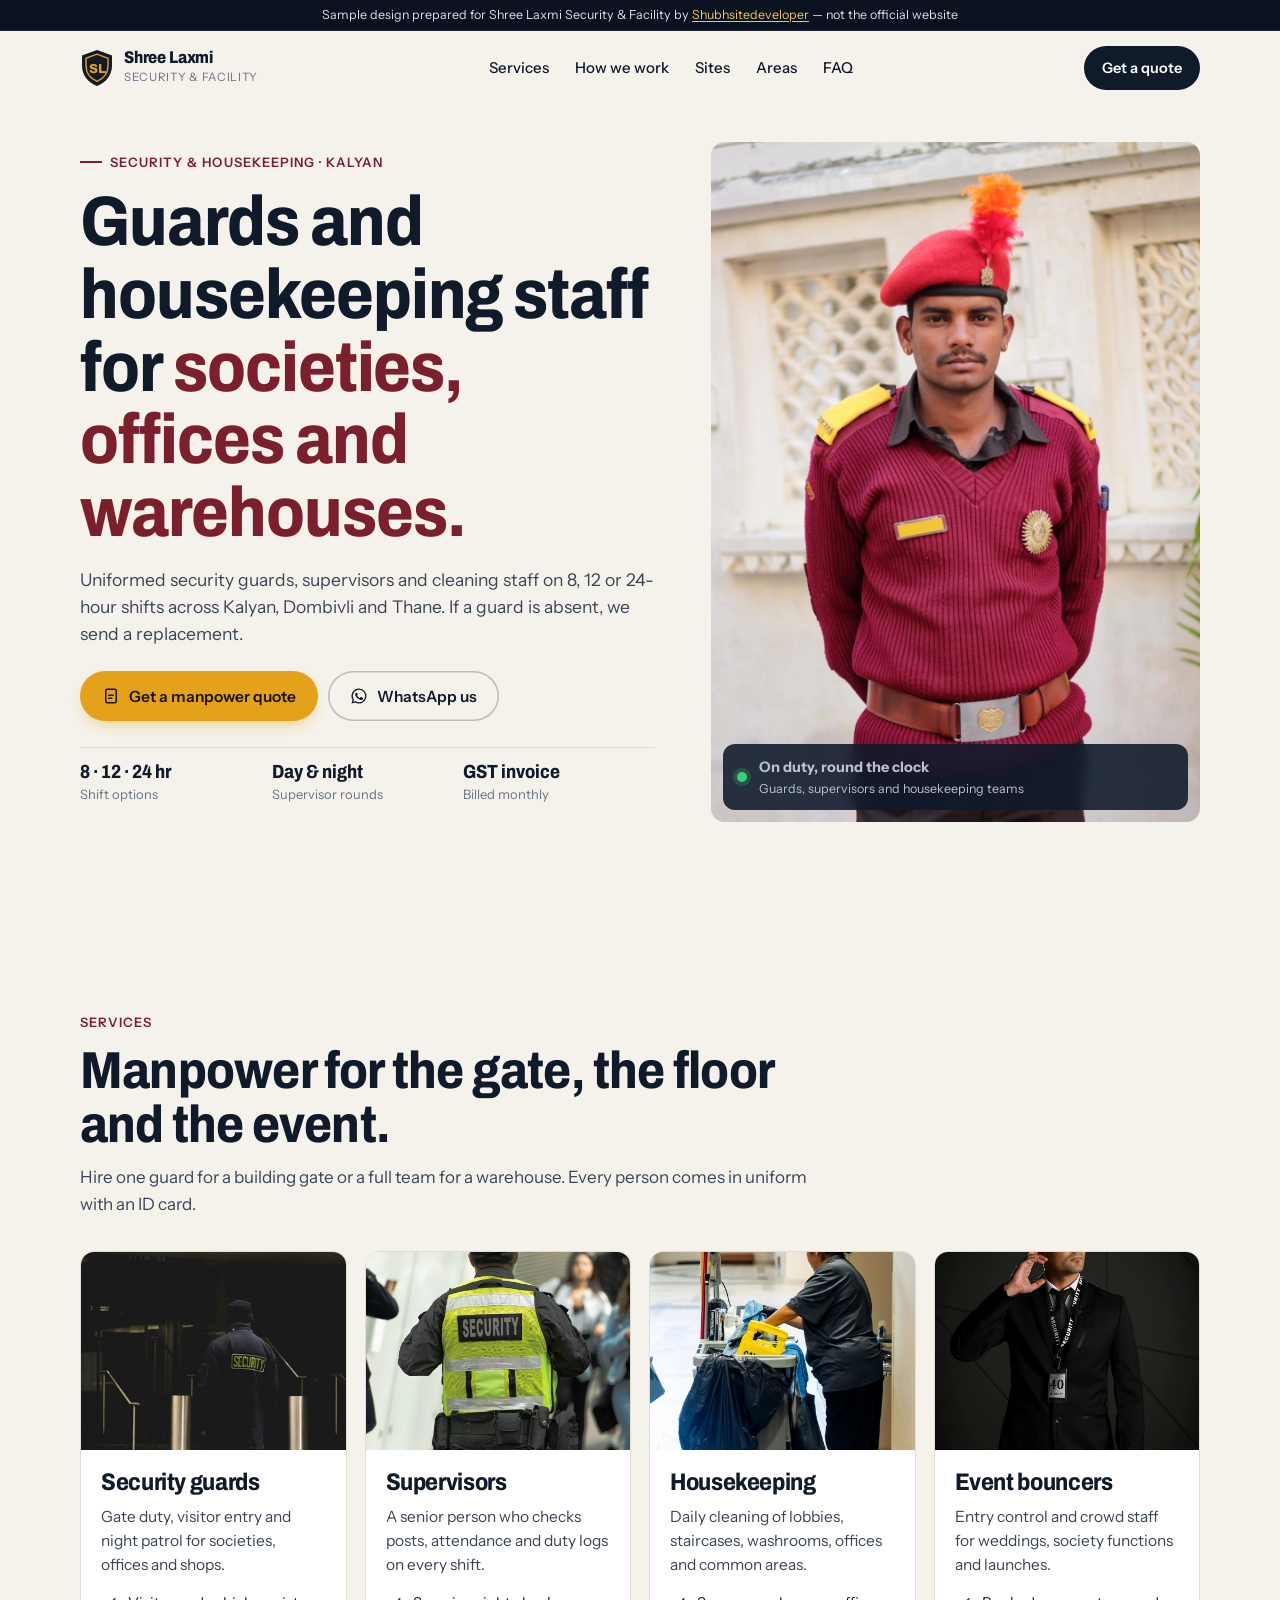
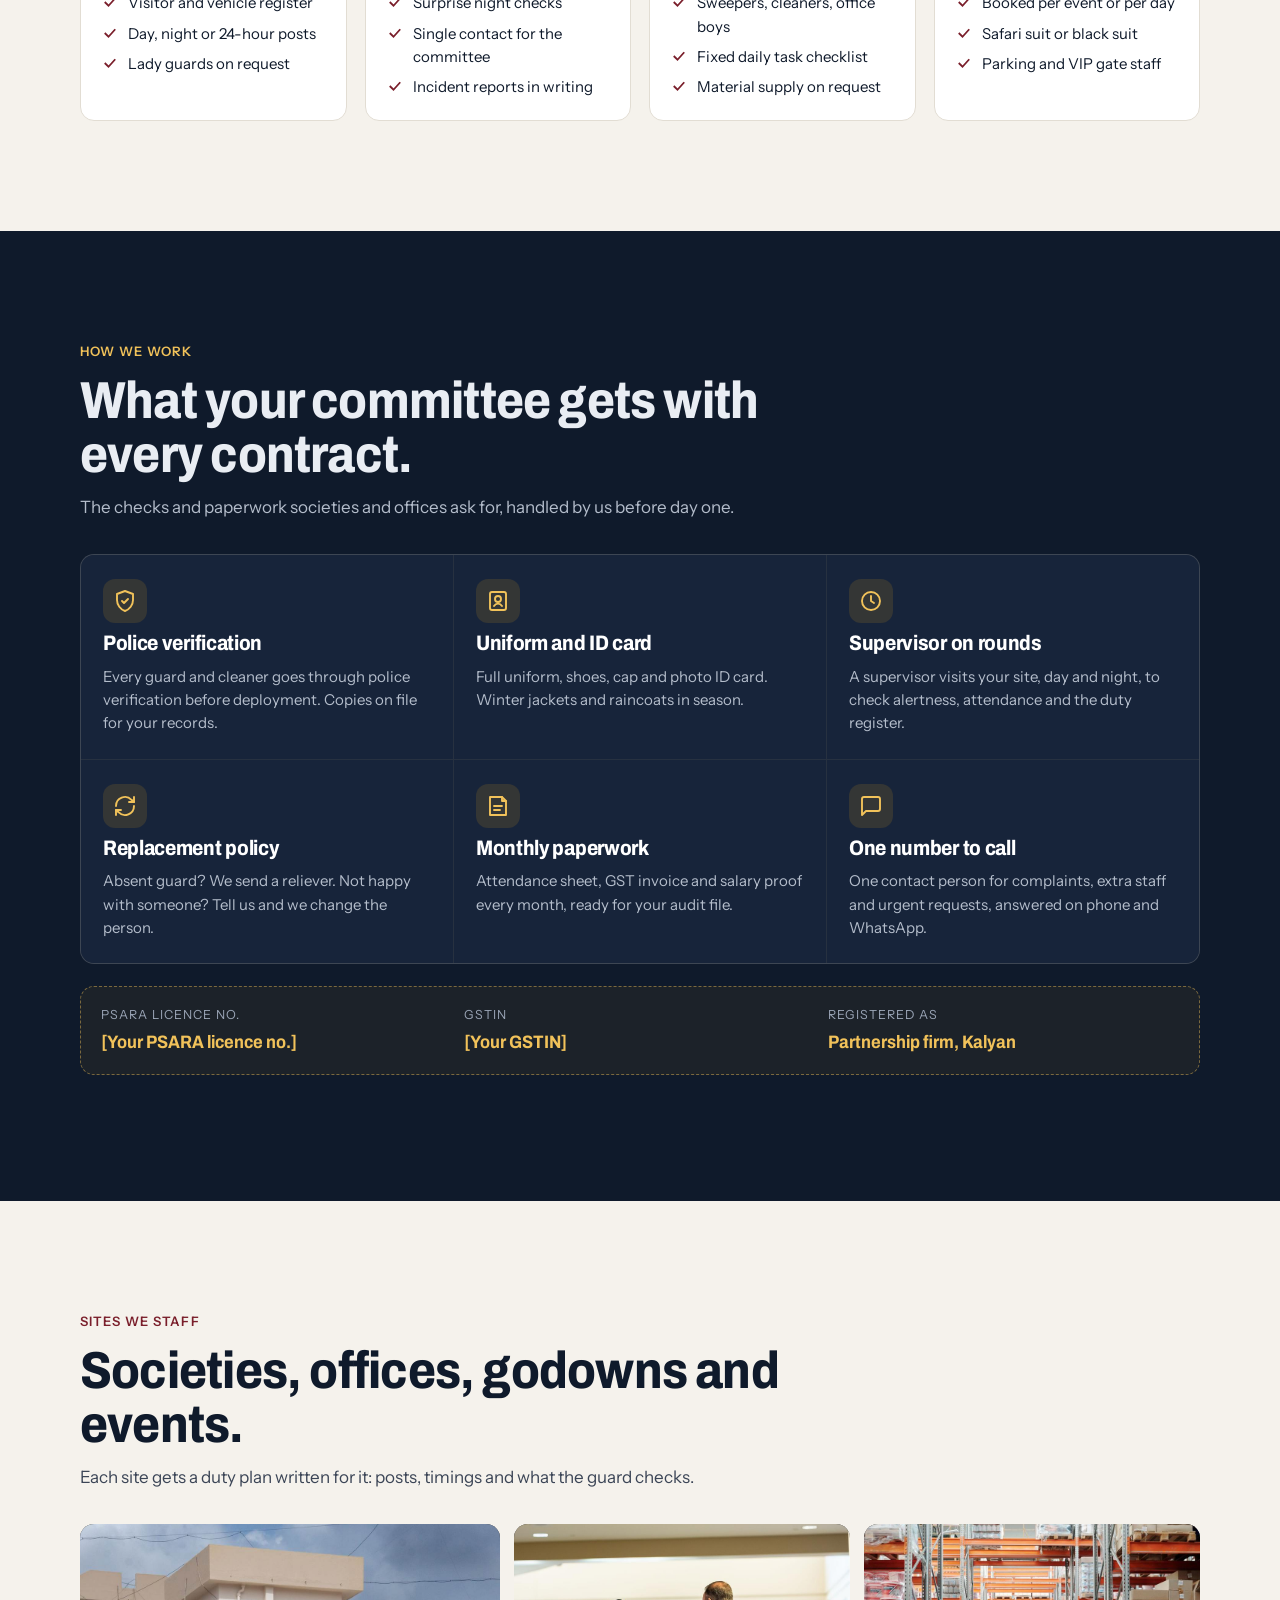
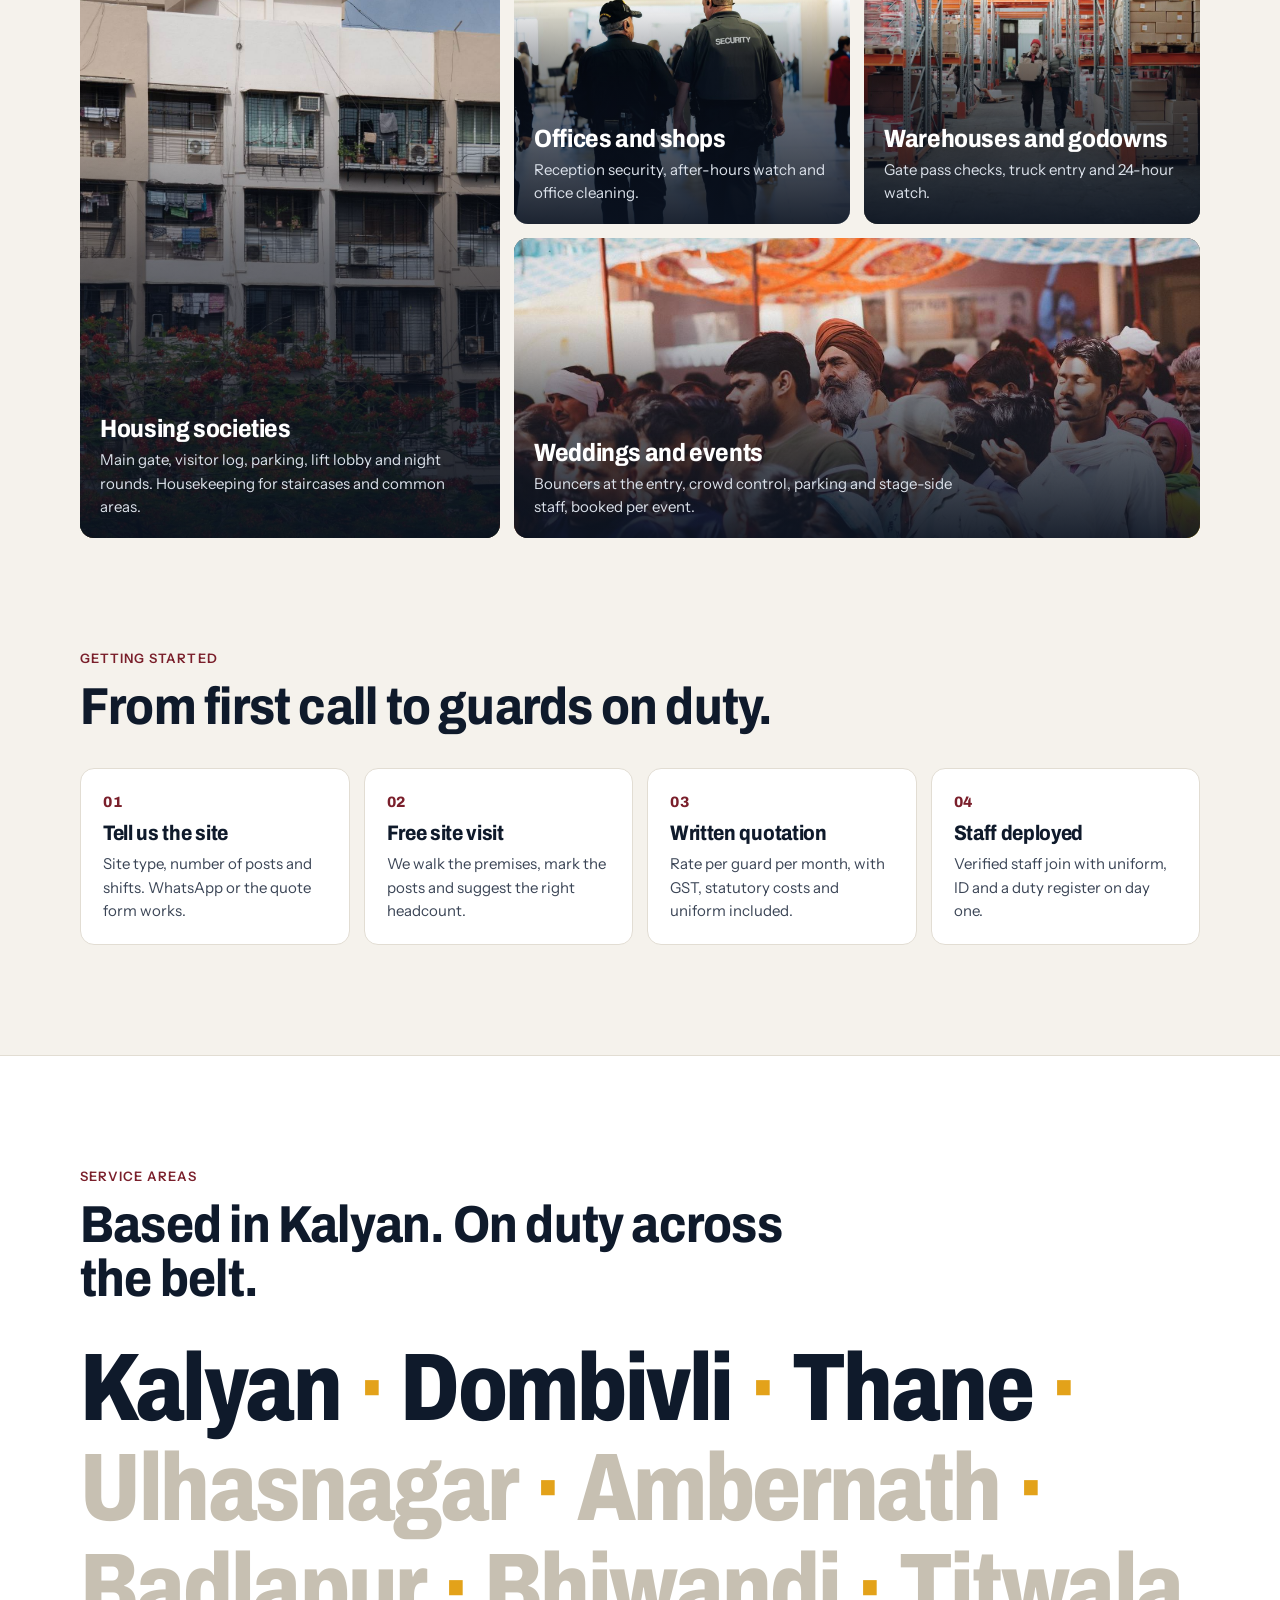
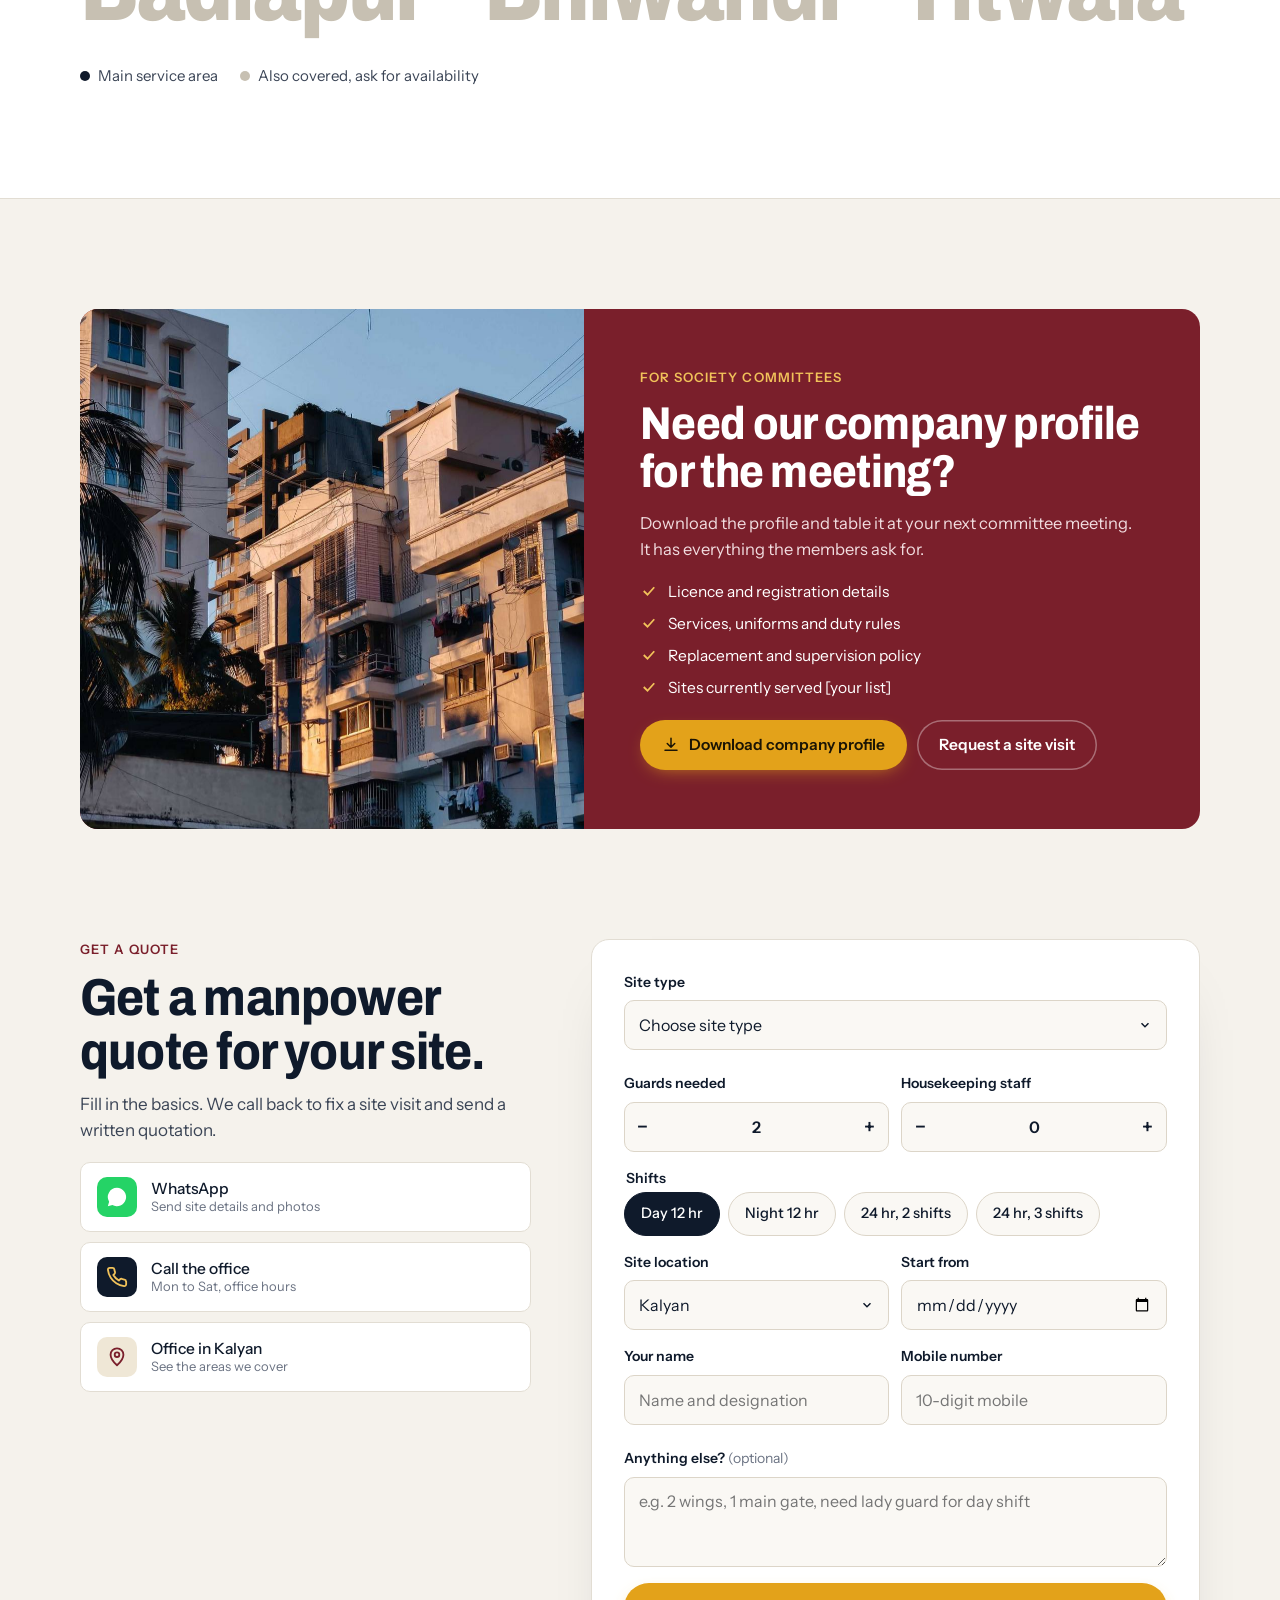
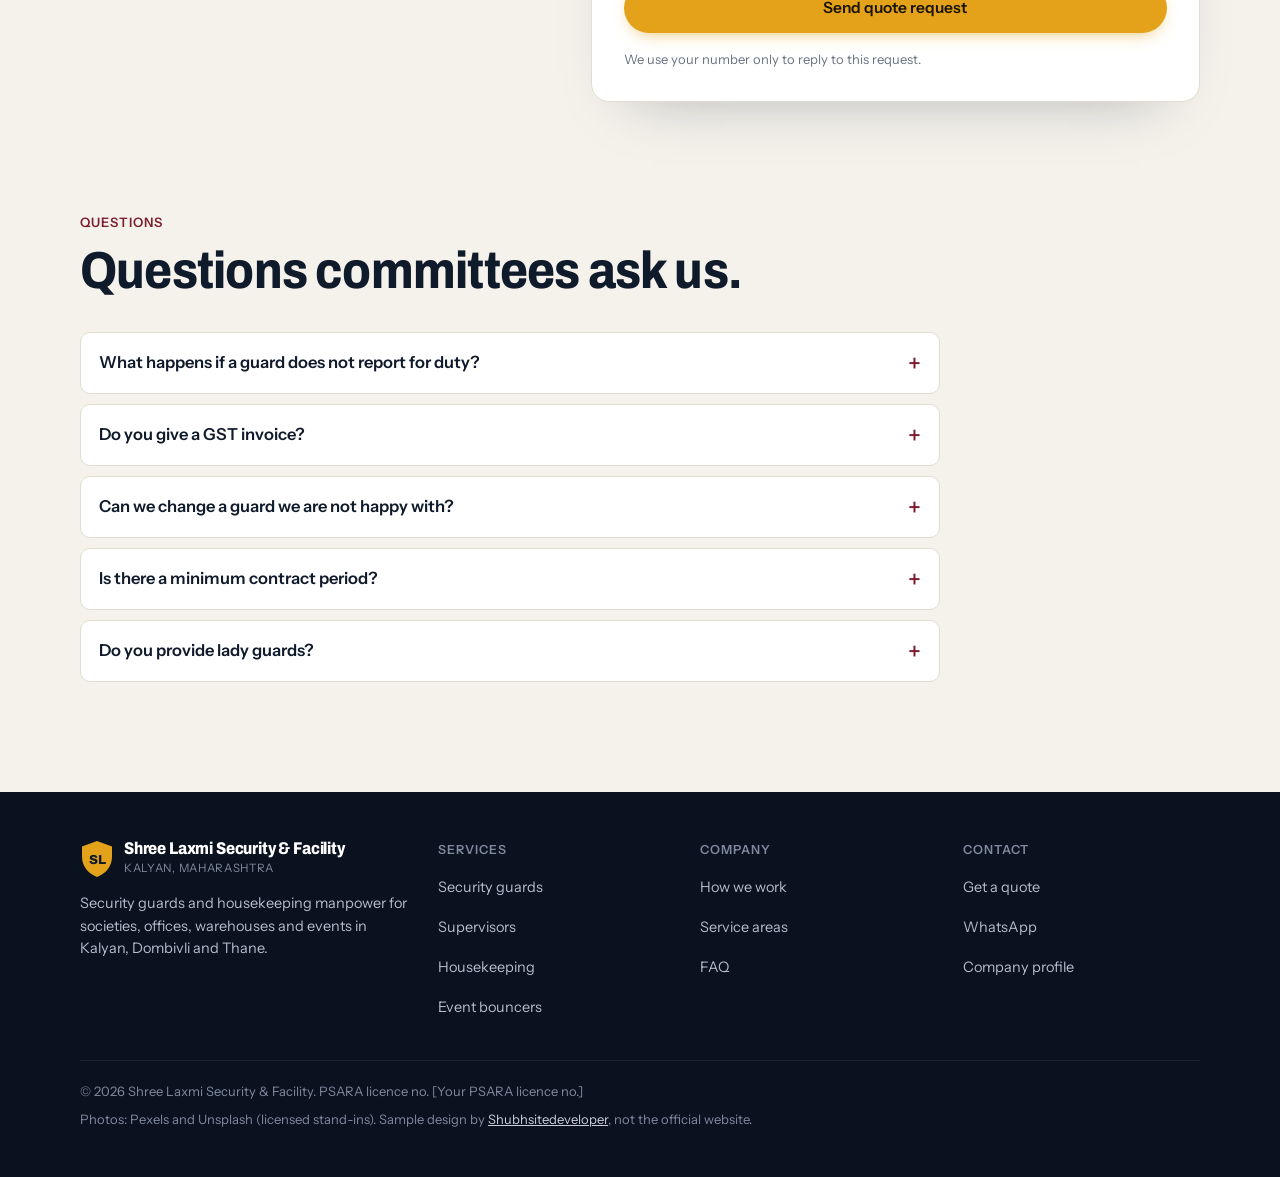
<file: demos/shree-laxmi-security/index.html>
<!doctype html>
<html lang="en">
<head>
<meta charset="utf-8">
<meta name="viewport" content="width=device-width, initial-scale=1, viewport-fit=cover">
<meta name="robots" content="noindex,nofollow">
<title>Shree Laxmi Security &amp; Facility | Security Guards &amp; Housekeeping in Kalyan</title>
<meta name="description" content="Security guards, supervisors, housekeeping staff and event bouncers for housing societies, offices, warehouses and events across Kalyan, Dombivli and Thane. Day, night and 24-hour shifts.">
<meta name="theme-color" content="#0f1a2b">
<meta property="og:title" content="Shree Laxmi Security &amp; Facility, Kalyan">
<meta property="og:description" content="Uniformed guards and housekeeping manpower for societies, offices, warehouses and events in Kalyan, Dombivli and Thane.">
<meta property="og:image" content="assets/hero-guard.jpg">
<link rel="icon" href="data:image/svg+xml,%3Csvg xmlns='http://www.w3.org/2000/svg' viewBox='0 0 64 64'%3E%3Cpath d='M32 3 8 12v18c0 15 10 26 24 31 14-5 24-16 24-31V12z' fill='%230f1a2b'/%3E%3Ctext x='32' y='42' text-anchor='middle' font-family='Arial,sans-serif' font-weight='700' font-size='28' fill='%23e3a21a'%3ES%3C/text%3E%3C/svg%3E">
<link rel="preconnect" href="https://fonts.googleapis.com">
<link rel="preconnect" href="https://fonts.gstatic.com" crossorigin>
<link href="https://fonts.googleapis.com/css2?family=Archivo:wdth,wght@75..125,500..800&family=Instrument+Sans:wght@400;500;600&display=swap" rel="stylesheet">
<link rel="preload" as="image" href="assets/hero-guard.jpg">
<style>
:root{
  --bg:#f5f2ec; --surface:#ffffff; --ink:#0f1a2b; --ink-2:#3b4556; --muted:#6a7282;
  --line:#e2ddd3; --navy:#0f1a2b; --navy-2:#17243a; --gold:#e3a21a; --gold-2:#f1c25a; --maroon:#7a1f2b;
  --r:14px; --r-sm:10px; --wrap:1200px; --gut:20px;
  --head:"Archivo", "Arial Narrow", system-ui, sans-serif;
  --body:"Instrument Sans", system-ui, -apple-system, "Segoe UI", sans-serif;
  --ease:cubic-bezier(.2,.7,.2,1);
}
*{box-sizing:border-box}
html{scroll-behavior:smooth;-webkit-text-size-adjust:100%}
body{margin:0;padding-top:var(--rib);background:var(--bg);color:var(--ink);font:400 16px/1.55 var(--body);-webkit-font-smoothing:antialiased;overflow-x:hidden}
img{display:block;max-width:100%}
a{color:inherit}
h1,h2,h3{font-family:var(--head);font-stretch:88%;line-height:1.04;letter-spacing:-.015em;margin:0;font-weight:750}
p{margin:0}
.wrap{max-width:var(--wrap);margin:0 auto;padding:0 var(--gut)}
.skip{position:absolute;left:-999px;top:0;background:var(--gold);color:var(--ink);padding:10px 14px;z-index:100}
.skip:focus{left:10px;top:44px}
:focus-visible{outline:3px solid var(--gold);outline-offset:3px;border-radius:6px}

/* ribbon */
.ribbon{position:fixed;inset:0 0 auto 0;z-index:60;background:#0a1220;color:#d9dee7;font-size:12.5px;line-height:1.3;text-align:center;padding:7px 12px;border-bottom:1px solid rgba(255,255,255,.08)}
.ribbon a{color:var(--gold-2);text-decoration:underline;text-underline-offset:2px}
:root{--rib:46px}
@media (min-width:700px){:root{--rib:31px}}

/* nav */
.nav{position:sticky;top:var(--rib);z-index:50;background:rgba(245,242,236,.9);backdrop-filter:saturate(1.4) blur(10px);-webkit-backdrop-filter:saturate(1.4) blur(10px);border-bottom:1px solid transparent;transition:border-color .2s}
.nav.scrolled{border-color:var(--line)}
.nav .wrap{display:flex;align-items:center;justify-content:space-between;height:64px;gap:16px}
.brand{display:flex;align-items:center;gap:10px;text-decoration:none}
.brand svg{width:34px;height:38px;flex:none}
.brand b{font-family:var(--head);font-stretch:85%;font-weight:800;font-size:17px;line-height:1;display:block;letter-spacing:-.01em}
.brand small{display:block;font-size:11.5px;color:var(--muted);letter-spacing:.06em;text-transform:uppercase;margin-top:3px}
.nav-links{display:none;gap:26px;font-size:15px;font-weight:500}
.nav-links a{text-decoration:none;position:relative;padding:6px 0}
.nav-links a::after{content:"";position:absolute;left:0;right:0;bottom:0;height:2px;background:var(--gold);transform:scaleX(0);transform-origin:left;transition:transform .25s var(--ease)}
.nav-links a:hover::after{transform:scaleX(1)}

/* buttons */
.btn{display:inline-flex;align-items:center;justify-content:center;gap:9px;min-height:50px;padding:0 22px;border-radius:999px;font:600 15.5px/1 var(--body);text-decoration:none;border:0;cursor:pointer;transition:transform .18s var(--ease),background-color .2s,box-shadow .2s;-webkit-tap-highlight-color:transparent}
.btn:hover{transform:translateY(-2px)}
.btn:active{transform:translateY(0) scale(.98)}
.btn svg{width:18px;height:18px;flex:none}
.btn-gold{background:var(--gold);color:#1a1405;box-shadow:0 6px 18px -8px rgba(227,162,26,.8)}
.btn-gold:hover{background:var(--gold-2)}
.btn-ink{background:var(--ink);color:#fff}
.btn-ink:hover{background:#22324d}
.btn-line{background:transparent;color:var(--ink);box-shadow:inset 0 0 0 1.5px rgba(15,26,43,.25)}
.btn-line:hover{box-shadow:inset 0 0 0 1.5px var(--ink)}
.on-dark .btn-line{color:#fff;box-shadow:inset 0 0 0 1.5px rgba(255,255,255,.35)}
.on-dark .btn-line:hover{box-shadow:inset 0 0 0 1.5px #fff}
.nav .btn{min-height:44px;padding:0 18px;font-size:14.5px}

/* hero */
.hero{padding:16px 0 56px}
.hero-grid>div{min-width:0}
.hero-grid{display:grid;gap:20px}
.eyebrow{display:inline-flex;align-items:center;gap:8px;font-size:13px;font-weight:600;letter-spacing:.08em;text-transform:uppercase;color:var(--maroon)}
.eyebrow::before{content:"";width:22px;height:2px;background:currentColor}
.hero h1{font-size:clamp(35px,9.4vw,70px);margin:14px 0 16px}
.hero h1 em{font-style:normal;color:var(--maroon)}
.lead{font-size:17.5px;color:var(--ink-2);max-width:34em}
.hero-cta{display:flex;flex-direction:column;gap:10px;margin-top:24px}
.facts{display:grid;grid-template-columns:repeat(3,1fr);margin-top:26px;border-top:1px solid var(--line)}
.facts div{padding:14px 10px 0 0}
.facts dt{font-family:var(--head);font-stretch:85%;font-weight:750;font-size:19px;line-height:1.1}
.facts dd{margin:3px 0 0;font-size:13px;color:var(--muted);line-height:1.3}
.hero-photo{position:relative;border-radius:var(--r);overflow:hidden;aspect-ratio:4/5;background:#d8d2c6}
.hero-photo img{width:100%;height:100%;object-fit:cover;object-position:50% 22%}
.hero-tag{position:absolute;left:12px;right:12px;bottom:12px;display:flex;align-items:center;gap:12px;background:rgba(15,26,43,.88);backdrop-filter:blur(6px);-webkit-backdrop-filter:blur(6px);color:#fff;border-radius:12px;padding:12px 14px}
@media (max-width:959px){.hero-photo{order:-1;aspect-ratio:16/10}.hero-photo img{object-position:50% 16%}.hero-tag{left:10px;right:auto;bottom:10px;padding:8px 12px}.hero-tag span span{display:none}.hero h1{margin-top:10px}}
.hero-tag .dot{width:10px;height:10px;border-radius:50%;background:#3ccf7a;box-shadow:0 0 0 4px rgba(60,207,122,.22);flex:none;animation:pulse 2.6s infinite}
.hero-tag b{display:block;font-size:14.5px}
.hero-tag span{display:block;font-size:12.5px;color:#b9c2d0}
@keyframes pulse{50%{box-shadow:0 0 0 8px rgba(60,207,122,0)}}

[data-enter]>*{opacity:0;transform:translateY(14px);animation:enter .7s var(--ease) forwards}
[data-enter]>*:nth-child(2){animation-delay:.12s}
@keyframes enter{to{opacity:1;transform:none}}

/* sections */
section{scroll-margin-top:100px}
.sec{padding:72px 0}
.sec-head{display:grid;gap:12px;margin-bottom:34px;max-width:760px}
.sec-head h2{font-size:clamp(31px,7.4vw,52px)}
.sec-head p{color:var(--ink-2);font-size:17px}
.kicker{font-size:13px;font-weight:600;letter-spacing:.08em;text-transform:uppercase;color:var(--maroon)}

/* services */
.svc-grid{display:grid;gap:18px}
.svc{background:var(--surface);border-radius:var(--r);overflow:hidden;border:1px solid var(--line);display:flex;flex-direction:column;transition:transform .25s var(--ease),box-shadow .25s}
.svc:hover{transform:translateY(-2px);box-shadow:0 18px 40px -24px rgba(15,26,43,.35)}
.svc .ph{aspect-ratio:4/3;overflow:hidden;background:#ddd}
.svc .ph img{width:100%;height:100%;object-fit:cover;transition:transform .6s var(--ease)}
.svc:hover .ph img{transform:scale(1.03)}
.svc .body{padding:20px 20px 22px;display:flex;flex-direction:column;gap:10px;flex:1}
.svc h3{font-size:24px}
.svc p{color:var(--ink-2);font-size:15.5px}
.ticks{list-style:none;padding:0;margin:4px 0 0;display:grid;gap:7px;font-size:15px}
.ticks li{display:flex;gap:9px;align-items:flex-start}
.ticks svg{width:18px;height:18px;flex:none;margin-top:2px;color:var(--maroon)}

/* why: dark band */
.dark{background:var(--navy);color:#e9edf3}
.dark .kicker{color:var(--gold-2)}
.dark .sec-head p{color:#b4bdcb}
.why-grid{display:grid;gap:1px;background:rgba(255,255,255,.1);border-radius:var(--r);overflow:hidden;border:1px solid rgba(255,255,255,.1)}
.why{background:var(--navy-2);padding:24px 22px;display:grid;gap:10px;align-content:start}
.why .ic{width:44px;height:44px;border-radius:12px;background:rgba(227,162,26,.14);color:var(--gold-2);display:grid;place-items:center}
.why .ic svg{width:24px;height:24px}
.why h3{font-size:21px;color:#fff}
.why p{font-size:15px;color:#b4bdcb}
.licence{margin-top:22px;display:grid;gap:12px;border:1px dashed rgba(241,194,90,.45);border-radius:var(--r);padding:18px 20px;background:rgba(227,162,26,.06)}
.licence div{display:flex;flex-direction:column;gap:4px}
.licence dt{font-size:12.5px;letter-spacing:.08em;text-transform:uppercase;color:#9aa5b6}
.licence dd{margin:0;font-family:var(--head);font-stretch:90%;font-weight:700;font-size:18px;color:var(--gold-2)}

/* sites */
.sites{display:grid;gap:14px}
.site{position:relative;border-radius:var(--r);overflow:hidden;min-height:260px;background:#222;color:#fff;display:flex;align-items:flex-end;isolation:isolate}
.site img{position:absolute;inset:0;width:100%;height:100%;object-fit:cover;z-index:0;transition:transform .7s var(--ease)}
.site:hover img{transform:scale(1.03)}
.site::after{content:"";position:absolute;inset:0;z-index:1;background:linear-gradient(180deg,rgba(10,18,32,0) 25%,rgba(10,18,32,.55) 55%,rgba(10,18,32,.92) 100%)}
.site .txt{padding:20px;position:relative;z-index:2}
.site h3{font-size:25px}
.site p{font-size:15px;color:#dbe1ea;margin-top:6px;max-width:30em}

/* steps */
.steps{display:grid;gap:14px;counter-reset:s;list-style:none;padding:0;margin:0}
.steps li{background:var(--surface);border:1px solid var(--line);border-radius:var(--r);padding:22px;display:grid;gap:8px}
.steps li::before{counter-increment:s;content:"0" counter(s);font-family:var(--head);font-weight:800;font-size:15px;color:var(--maroon);letter-spacing:.04em}
.steps h3{font-size:21px}
.steps p{color:var(--ink-2);font-size:15px}

/* areas: type moment */
.areas{background:var(--surface);border-top:1px solid var(--line);border-bottom:1px solid var(--line)}
.area-list{display:flex;flex-wrap:wrap;gap:4px 18px;font-family:var(--head);font-stretch:80%;font-weight:800;font-size:clamp(40px,11vw,96px);line-height:1;letter-spacing:-.025em;margin:0;padding:0;list-style:none}
.area-list li{color:var(--ink)}
.area-list li.near{color:#c7c0b2}
.area-list li:not(:last-child)::after{content:"·";color:var(--gold);margin-left:18px}
.area-note{margin-top:28px;display:flex;flex-wrap:wrap;gap:10px 22px;color:var(--ink-2);font-size:15px}
.area-note span{display:inline-flex;align-items:center;gap:8px}
.area-note i{width:10px;height:10px;border-radius:50%;background:var(--ink);display:inline-block}
.area-note i.n{background:#c7c0b2}

/* profile band */
.profile{display:grid;gap:0;background:var(--maroon);color:#fff;border-radius:calc(var(--r) + 4px);overflow:hidden}
.profile .ph{min-height:280px;position:relative}
.profile .ph img{position:absolute;inset:0;width:100%;height:100%;object-fit:cover}
.profile .txt{padding:30px 22px 30px;display:grid;gap:14px;align-content:center}
.profile h2{font-size:clamp(30px,7vw,46px)}
.profile p{color:#f1dcdf;font-size:16.5px}
.profile ul{margin:4px 0 6px;padding:0;list-style:none;display:grid;gap:8px;font-size:15.5px}
.profile li{display:flex;gap:10px}
.profile li svg{width:18px;height:18px;flex:none;margin-top:2px;color:var(--gold-2)}
.profile .row{display:flex;flex-direction:column;gap:10px}

/* quote form */
.quote-grid{display:grid;gap:28px}
.quote-side{display:grid;gap:18px;align-content:start}
.quote-side .sec-head{margin-bottom:0}
.contact-list{list-style:none;padding:0;margin:0;display:grid;gap:10px}
.contact-list a,.contact-list button{display:flex;align-items:center;gap:14px;width:100%;text-align:left;background:var(--surface);border:1px solid var(--line);border-radius:var(--r-sm);padding:14px 16px;font:500 15.5px var(--body);color:var(--ink);text-decoration:none;cursor:pointer;transition:transform .2s var(--ease),border-color .2s}
.contact-list a:hover,.contact-list button:hover{transform:translateY(-2px);border-color:#c9c1b1}
.contact-list .ic{width:40px;height:40px;border-radius:10px;display:grid;place-items:center;flex:none}
.contact-list .ic svg{width:22px;height:22px}
.contact-list small{display:block;color:var(--muted);font-size:13px;font-weight:400}
form.quote{background:var(--surface);border:1px solid var(--line);border-radius:calc(var(--r) + 4px);padding:22px 18px;display:grid;gap:16px;box-shadow:0 30px 60px -40px rgba(15,26,43,.35)}
.field{display:grid;gap:7px}
.field label,.field legend{font-size:14px;font-weight:600;color:var(--ink)}
.field input,.field select,.field textarea{width:100%;font:400 16px var(--body);color:var(--ink);background:#faf8f4;border:1.5px solid #dcd5c8;border-radius:var(--r-sm);padding:13px 14px;min-height:50px;transition:border-color .2s,background-color .2s;appearance:none;-webkit-appearance:none}
.field select{background-image:url("data:image/svg+xml,%3Csvg xmlns='http://www.w3.org/2000/svg' width='14' height='14' viewBox='0 0 24 24' fill='none' stroke='%230f1a2b' stroke-width='2.5'%3E%3Cpath d='m6 9 6 6 6-6'/%3E%3C/svg%3E");background-repeat:no-repeat;background-position:right 14px center;padding-right:40px}
.field input:focus,.field select:focus,.field textarea:focus{outline:none;border-color:var(--ink);background:#fff}
.field textarea{min-height:90px;resize:vertical}
.two{display:grid;grid-template-columns:1fr 1fr;gap:12px}
.two.stack{grid-template-columns:1fr}
@media (min-width:600px){.two.stack{grid-template-columns:1fr 1fr}}
fieldset{border:0;padding:0;margin:0;min-width:0}
.chips{display:flex;flex-wrap:wrap;gap:8px;margin-top:2px}
.chip{position:relative}
.chip input{position:absolute;opacity:0;inset:0;width:100%;height:100%;margin:0;cursor:pointer}
.chip span{display:inline-flex;align-items:center;min-height:44px;padding:0 16px;border-radius:999px;border:1.5px solid #dcd5c8;background:#faf8f4;font-size:14.5px;font-weight:500;transition:all .18s}
.chip input:checked+span{background:var(--ink);border-color:var(--ink);color:#fff}
.chip input:focus-visible+span{outline:3px solid var(--gold);outline-offset:2px}
.stepper{display:flex;align-items:center;border:1.5px solid #dcd5c8;border-radius:var(--r-sm);background:#faf8f4;overflow:hidden;min-height:50px}
.stepper button{width:46px;align-self:stretch;border:0;background:transparent;font:600 20px var(--body);color:var(--ink);cursor:pointer}
.stepper button:active{background:#ece6da}
.stepper input{border:0!important;background:transparent!important;text-align:center;padding:0;min-height:46px;font-weight:600;-moz-appearance:textfield}
.stepper input::-webkit-outer-spin-button,.stepper input::-webkit-inner-spin-button{-webkit-appearance:none;margin:0}
.err{color:#b3261e;font-size:13px;min-height:0}
.form-foot{font-size:13px;color:var(--muted)}
.thanks{display:none;text-align:center;padding:30px 10px;gap:12px;justify-items:center}
.thanks .ok{width:56px;height:56px;border-radius:50%;background:#e3f6ea;color:#1f8a4c;display:grid;place-items:center}
.thanks h3{font-size:26px}
.thanks p{color:var(--ink-2)}
form.quote.sent>*:not(.thanks){display:none}
form.quote.sent .thanks{display:grid}

/* faq */
.faq{display:grid;gap:10px;max-width:860px}
.faq details{background:var(--surface);border:1px solid var(--line);border-radius:var(--r-sm);padding:0 18px}
.faq summary{list-style:none;cursor:pointer;display:flex;justify-content:space-between;align-items:center;gap:16px;min-height:60px;font-weight:600;font-size:16.5px}
.faq summary::-webkit-details-marker{display:none}
.faq summary::after{content:"+";font:500 24px var(--body);color:var(--maroon);transition:transform .2s}
.faq details[open] summary::after{transform:rotate(45deg)}
.faq details p{padding:0 0 18px;color:var(--ink-2);font-size:15.5px}

/* footer */
footer{background:#0a1220;color:#b4bdcb;padding:48px 0 110px;font-size:14.5px}
.foot-grid{display:grid;gap:26px;grid-template-columns:1fr 1fr}
.foot-grid>div:first-child{grid-column:1/-1}
footer .brand b{color:#fff}
footer h4{margin:0 0 10px;font-size:12.5px;letter-spacing:.08em;text-transform:uppercase;color:#7f8a9c;font-weight:600}
footer ul{list-style:none;padding:0;margin:0;display:grid;gap:4px}
footer ul a{text-decoration:none;display:inline-flex;min-height:36px;align-items:center}
footer ul a:hover,.linkbtn:hover{color:#fff}
.linkbtn{background:none;border:0;padding:0;font:inherit;color:inherit;cursor:pointer;min-height:36px;display:inline-flex;align-items:center}
.foot-base{margin-top:34px;padding-top:20px;border-top:1px solid rgba(255,255,255,.08);display:grid;gap:8px;font-size:13px;color:#7f8a9c}
.foot-base a{color:#c9d0db}

/* mobile action bar */
.actionbar{position:fixed;left:0;right:0;bottom:0;z-index:55;display:grid;grid-template-columns:1fr 1fr 1.3fr;gap:8px;padding:10px 12px calc(10px + env(safe-area-inset-bottom));background:rgba(245,242,236,.94);backdrop-filter:blur(10px);-webkit-backdrop-filter:blur(10px);border-top:1px solid var(--line)}
.actionbar .btn{min-height:48px;padding:0 10px;font-size:14.5px}

/* demo notice */
.notice{position:fixed;left:50%;bottom:92px;z-index:80;transform:translate(-50%,16px);opacity:0;pointer-events:none;width:min(92vw,420px);background:var(--ink);color:#fff;border-radius:14px;padding:14px 16px;display:flex;gap:12px;align-items:flex-start;box-shadow:0 20px 50px -20px rgba(0,0,0,.6);transition:opacity .25s,transform .3s var(--ease)}
.notice.show{opacity:1;transform:translate(-50%,0);pointer-events:auto}
.notice b{color:var(--gold-2)}
.notice p{font-size:14.5px;line-height:1.45}
.notice button{margin-left:auto;background:none;border:0;color:#9aa5b6;font-size:22px;line-height:1;cursor:pointer;width:32px;height:32px;flex:none}

@media (min-width:600px){
  .hero-cta,.profile .row{flex-direction:row;flex-wrap:wrap}
  .svc-grid{grid-template-columns:1fr 1fr}
  .why-grid{grid-template-columns:1fr 1fr}
  .sites{grid-template-columns:1fr 1fr}
  .steps{grid-template-columns:1fr 1fr}
}
@media (min-width:960px){
  :root{--gut:40px}
  .nav-links{display:flex}
  .nav .wrap{height:74px}
  .hero{padding:36px 0 80px}
  .hero-grid{grid-template-columns:1.08fr .92fr;align-items:center;gap:56px}
  .hero-photo{aspect-ratio:auto;height:min(680px,calc(100vh - 160px));min-height:520px}
  .sec{padding:110px 0}
  .svc-grid{grid-template-columns:repeat(4,1fr)}
  .why-grid{grid-template-columns:repeat(3,1fr)}
  .licence{grid-template-columns:1fr 1fr 1fr}
  .licence div{flex-direction:column;gap:4px}
  .sites{grid-template-columns:1.25fr 1fr 1fr;grid-auto-rows:300px}
  .site:first-child{grid-row:span 2}
  .site:nth-child(4){grid-column:span 2}
  .steps{grid-template-columns:repeat(4,1fr)}
  .profile{grid-template-columns:.9fr 1.1fr}
  .profile .ph{min-height:520px}
  .profile .txt{padding:56px 56px}
  .quote-grid{grid-template-columns:.85fr 1.15fr;gap:60px;align-items:start}
  .quote-side{position:sticky;top:130px}
  form.quote{padding:32px}
  .foot-grid{grid-template-columns:1.4fr 1fr 1fr 1fr}
  .foot-grid>div:first-child{grid-column:auto}
  .actionbar{display:none}
  .notice{bottom:28px}
  footer{padding-bottom:48px}
}
@media (max-width:380px){ .facts dt{font-size:17px} .ribbon{font-size:11.5px} }
@media (prefers-reduced-motion:reduce){
  *,*::before,*::after{animation:none!important;transition:none!important;scroll-behavior:auto!important}
  [data-enter]>*{opacity:1;transform:none}
}
</style>
</head>
<body>
<!-- Sales demo by Shubhsitedeveloper. Photos are licensed stand-ins (Pexels / Unsplash) until the client's own site photos replace them. -->
<a class="skip" href="#main">Skip to content</a>

<div class="ribbon" role="note">Sample design prepared for Shree Laxmi Security &amp; Facility by <a href="https://shubhsitedeveloper.github.io/" target="_blank" rel="noopener">Shubhsitedeveloper</a> — not the official website</div>

<header class="nav" id="top">
  <div class="wrap">
    <a class="brand" href="#top" aria-label="Shree Laxmi Security and Facility, home">
      <svg viewBox="0 0 34 38" aria-hidden="true"><path d="M17 1 2 6.5v10.3C2 26.6 8.3 33.7 17 37c8.7-3.3 15-10.4 15-20.2V6.5z" fill="#0f1a2b"/><path d="M17 5.2 6 9.3v7.5c0 7.4 4.6 12.8 11 15.6 6.4-2.8 11-8.2 11-15.6V9.3z" fill="none" stroke="#e3a21a" stroke-width="1.4"/><text x="17" y="23.5" text-anchor="middle" font-family="Archivo,Arial,sans-serif" font-weight="800" font-size="13" fill="#e3a21a">SL</text></svg>
      <span><b>Shree Laxmi</b><small>Security &amp; Facility</small></span>
    </a>
    <nav class="nav-links" aria-label="Main">
      <a href="#services">Services</a>
      <a href="#why">How we work</a>
      <a href="#sites">Sites</a>
      <a href="#areas">Areas</a>
      <a href="#faq">FAQ</a>
    </nav>
    <a class="btn btn-ink" href="#quote">Get a quote</a>
  </div>
</header>

<main id="main">
  <!-- HERO -->
  <section class="hero" aria-labelledby="h1">
    <div class="wrap hero-grid" data-enter>
      <div>
        <span class="eyebrow">Security &amp; housekeeping · Kalyan</span>
        <h1 id="h1">Guards and housekeeping staff for <em>societies, offices and warehouses.</em></h1>
        <p class="lead">Uniformed security guards, supervisors and cleaning staff on 8, 12 or 24-hour shifts across Kalyan, Dombivli and Thane. If a guard is absent, we send a replacement.</p>
        <div class="hero-cta">
          <a class="btn btn-gold" href="#quote">
            <svg viewBox="0 0 24 24" fill="none" stroke="currentColor" stroke-width="2" stroke-linecap="round" stroke-linejoin="round" aria-hidden="true"><path d="M9 11h6M9 15h4M7 3h10a2 2 0 0 1 2 2v14a2 2 0 0 1-2 2H7a2 2 0 0 1-2-2V5a2 2 0 0 1 2-2z"/></svg>
            Get a manpower quote</a>
          <button class="btn btn-line" type="button" data-demo="whatsapp">
            <svg viewBox="0 0 24 24" fill="currentColor" aria-hidden="true"><path d="M12 2a10 10 0 0 0-8.6 15.1L2 22l5-1.3A10 10 0 1 0 12 2zm0 18.2a8.2 8.2 0 0 1-4.2-1.2l-.3-.2-3 .8.8-2.9-.2-.3A8.2 8.2 0 1 1 12 20.2zm4.5-6.1c-.2-.1-1.5-.7-1.7-.8-.2-.1-.4-.1-.6.1l-.8 1c-.1.2-.3.2-.5.1a6.7 6.7 0 0 1-3.3-2.9c-.3-.4.3-.4.7-1.4.1-.2 0-.3 0-.4l-.8-1.8c-.2-.5-.4-.4-.6-.4h-.5a1 1 0 0 0-.7.3 3 3 0 0 0-.9 2.2 5.2 5.2 0 0 0 1.1 2.7 11.8 11.8 0 0 0 4.5 4c1.7.7 2.3.8 3.2.6.5-.1 1.5-.6 1.7-1.2.2-.6.2-1.1.2-1.2-.1-.1-.2-.2-.5-.3z"/></svg>
            WhatsApp us</button>
        </div>
        <dl class="facts">
          <div><dt>8 · 12 · 24 hr</dt><dd>Shift options</dd></div>
          <div><dt>Day &amp; night</dt><dd>Supervisor rounds</dd></div>
          <div><dt>GST invoice</dt><dd>Billed monthly</dd></div>
        </dl>
      </div>
      <div class="hero-photo">
        <img src="assets/hero-guard.jpg" alt="Security guard in a maroon uniform sweater and red beret standing at attention" width="1100" height="1650" fetchpriority="high">
        <div class="hero-tag" aria-hidden="true">
          <span class="dot"></span>
          <span><b>On duty, round the clock</b><span>Guards, supervisors and housekeeping teams</span></span>
        </div>
      </div>
    </div>
  </section>

  <!-- SERVICES -->
  <section class="sec" id="services" aria-labelledby="svc-h">
    <div class="wrap">
      <div class="sec-head">
        <span class="kicker">Services</span>
        <h2 id="svc-h">Manpower for the gate, the floor and the event.</h2>
        <p>Hire one guard for a building gate or a full team for a warehouse. Every person comes in uniform with an ID card.</p>
      </div>
      <div class="svc-grid">
        <article class="svc">
          <div class="ph"><img src="assets/site-lobby.jpg" alt="Security guard in a black jacket watching a building entrance at night" loading="lazy" width="704" height="1038"></div>
          <div class="body">
            <h3>Security guards</h3>
            <p>Gate duty, visitor entry and night patrol for societies, offices and shops.</p>
            <ul class="ticks">
              <li><svg viewBox="0 0 24 24" fill="none" stroke="currentColor" stroke-width="2.4" aria-hidden="true"><path d="m5 12 5 5 9-10"/></svg>Visitor and vehicle register</li>
              <li><svg viewBox="0 0 24 24" fill="none" stroke="currentColor" stroke-width="2.4" aria-hidden="true"><path d="m5 12 5 5 9-10"/></svg>Day, night or 24-hour posts</li>
              <li><svg viewBox="0 0 24 24" fill="none" stroke="currentColor" stroke-width="2.4" aria-hidden="true"><path d="m5 12 5 5 9-10"/></svg>Lady guards on request</li>
            </ul>
          </div>
        </article>
        <article class="svc">
          <div class="ph"><img src="assets/supervisor.jpg" alt="Security supervisor in a reflective vest walking through a busy public area" loading="lazy" width="1000" height="1598"></div>
          <div class="body">
            <h3>Supervisors</h3>
            <p>A senior person who checks posts, attendance and duty logs on every shift.</p>
            <ul class="ticks">
              <li><svg viewBox="0 0 24 24" fill="none" stroke="currentColor" stroke-width="2.4" aria-hidden="true"><path d="m5 12 5 5 9-10"/></svg>Surprise night checks</li>
              <li><svg viewBox="0 0 24 24" fill="none" stroke="currentColor" stroke-width="2.4" aria-hidden="true"><path d="m5 12 5 5 9-10"/></svg>Single contact for the committee</li>
              <li><svg viewBox="0 0 24 24" fill="none" stroke="currentColor" stroke-width="2.4" aria-hidden="true"><path d="m5 12 5 5 9-10"/></svg>Incident reports in writing</li>
            </ul>
          </div>
        </article>
        <article class="svc">
          <div class="ph"><img src="assets/housekeeping.jpg" alt="Housekeeping staff member working at a cleaning trolley in a tiled corridor" loading="lazy" width="900" height="1862"></div>
          <div class="body">
            <h3>Housekeeping</h3>
            <p>Daily cleaning of lobbies, staircases, washrooms, offices and common areas.</p>
            <ul class="ticks">
              <li><svg viewBox="0 0 24 24" fill="none" stroke="currentColor" stroke-width="2.4" aria-hidden="true"><path d="m5 12 5 5 9-10"/></svg>Sweepers, cleaners, office boys</li>
              <li><svg viewBox="0 0 24 24" fill="none" stroke="currentColor" stroke-width="2.4" aria-hidden="true"><path d="m5 12 5 5 9-10"/></svg>Fixed daily task checklist</li>
              <li><svg viewBox="0 0 24 24" fill="none" stroke="currentColor" stroke-width="2.4" aria-hidden="true"><path d="m5 12 5 5 9-10"/></svg>Material supply on request</li>
            </ul>
          </div>
        </article>
        <article class="svc">
          <div class="ph"><img src="assets/event-bouncer.jpg" alt="Event security staff in a black suit and sunglasses speaking into an earpiece" loading="lazy" width="1000" height="1500"></div>
          <div class="body">
            <h3>Event bouncers</h3>
            <p>Entry control and crowd staff for weddings, society functions and launches.</p>
            <ul class="ticks">
              <li><svg viewBox="0 0 24 24" fill="none" stroke="currentColor" stroke-width="2.4" aria-hidden="true"><path d="m5 12 5 5 9-10"/></svg>Booked per event or per day</li>
              <li><svg viewBox="0 0 24 24" fill="none" stroke="currentColor" stroke-width="2.4" aria-hidden="true"><path d="m5 12 5 5 9-10"/></svg>Safari suit or black suit</li>
              <li><svg viewBox="0 0 24 24" fill="none" stroke="currentColor" stroke-width="2.4" aria-hidden="true"><path d="m5 12 5 5 9-10"/></svg>Parking and VIP gate staff</li>
            </ul>
          </div>
        </article>
      </div>
    </div>
  </section>

  <!-- WHY -->
  <section class="sec dark on-dark" id="why" aria-labelledby="why-h">
    <div class="wrap">
      <div class="sec-head">
        <span class="kicker">How we work</span>
        <h2 id="why-h">What your committee gets with every contract.</h2>
        <p>The checks and paperwork societies and offices ask for, handled by us before day one.</p>
      </div>
      <div class="why-grid">
        <div class="why">
          <span class="ic"><svg viewBox="0 0 24 24" fill="none" stroke="currentColor" stroke-width="1.9" stroke-linecap="round" stroke-linejoin="round" aria-hidden="true"><path d="M12 2 4 5v6c0 5 3.4 9.4 8 11 4.6-1.6 8-6 8-11V5z"/><path d="m9 12 2 2 4-4"/></svg></span>
          <h3>Police verification</h3>
          <p>Every guard and cleaner goes through police verification before deployment. Copies on file for your records.</p>
        </div>
        <div class="why">
          <span class="ic"><svg viewBox="0 0 24 24" fill="none" stroke="currentColor" stroke-width="1.9" stroke-linecap="round" stroke-linejoin="round" aria-hidden="true"><rect x="4" y="3" width="16" height="18" rx="2"/><circle cx="12" cy="10" r="3"/><path d="M8 17c1-1.6 2.4-2.4 4-2.4s3 .8 4 2.4"/></svg></span>
          <h3>Uniform and ID card</h3>
          <p>Full uniform, shoes, cap and photo ID card. Winter jackets and raincoats in season.</p>
        </div>
        <div class="why">
          <span class="ic"><svg viewBox="0 0 24 24" fill="none" stroke="currentColor" stroke-width="1.9" stroke-linecap="round" stroke-linejoin="round" aria-hidden="true"><circle cx="12" cy="12" r="9"/><path d="M12 7v5l3 2"/></svg></span>
          <h3>Supervisor on rounds</h3>
          <p>A supervisor visits your site, day and night, to check alertness, attendance and the duty register.</p>
        </div>
        <div class="why">
          <span class="ic"><svg viewBox="0 0 24 24" fill="none" stroke="currentColor" stroke-width="1.9" stroke-linecap="round" stroke-linejoin="round" aria-hidden="true"><path d="M3 12a9 9 0 0 1 15.5-6.2L21 8"/><path d="M21 3v5h-5"/><path d="M21 12a9 9 0 0 1-15.5 6.2L3 16"/><path d="M3 21v-5h5"/></svg></span>
          <h3>Replacement policy</h3>
          <p>Absent guard? We send a reliever. Not happy with someone? Tell us and we change the person.</p>
        </div>
        <div class="why">
          <span class="ic"><svg viewBox="0 0 24 24" fill="none" stroke="currentColor" stroke-width="1.9" stroke-linecap="round" stroke-linejoin="round" aria-hidden="true"><path d="M8 3h8l4 4v14H4V3z"/><path d="M16 3v4h4M8 12h8M8 16h6"/></svg></span>
          <h3>Monthly paperwork</h3>
          <p>Attendance sheet, GST invoice and salary proof every month, ready for your audit file.</p>
        </div>
        <div class="why">
          <span class="ic"><svg viewBox="0 0 24 24" fill="none" stroke="currentColor" stroke-width="1.9" stroke-linecap="round" stroke-linejoin="round" aria-hidden="true"><path d="M21 15a2 2 0 0 1-2 2H7l-4 4V5a2 2 0 0 1 2-2h14a2 2 0 0 1 2 2z"/></svg></span>
          <h3>One number to call</h3>
          <p>One contact person for complaints, extra staff and urgent requests, answered on phone and WhatsApp.</p>
        </div>
      </div>
      <dl class="licence">
        <div><dt>PSARA licence no.</dt><dd>[Your PSARA licence no.]</dd></div>
        <div><dt>GSTIN</dt><dd>[Your GSTIN]</dd></div>
        <div><dt>Registered as</dt><dd>Partnership firm, Kalyan</dd></div>
      </dl>
    </div>
  </section>

  <!-- SITES -->
  <section class="sec" id="sites" aria-labelledby="sites-h">
    <div class="wrap">
      <div class="sec-head">
        <span class="kicker">Sites we staff</span>
        <h2 id="sites-h">Societies, offices, godowns and events.</h2>
        <p>Each site gets a duty plan written for it: posts, timings and what the guard checks.</p>
      </div>
      <div class="sites">
        <article class="site">
          <img src="assets/site-society.jpg" alt="Residential apartment building with balconies and flowering trees" loading="lazy" width="1100" height="1650">
          <div class="txt"><h3>Housing societies</h3><p>Main gate, visitor log, parking, lift lobby and night rounds. Housekeeping for staircases and common areas.</p></div>
        </article>
        <article class="site">
          <img src="assets/site-office.jpg" alt="Two security guards patrolling a bright indoor commercial space" loading="lazy" width="1100" height="1650">
          <div class="txt"><h3>Offices and shops</h3><p>Reception security, after-hours watch and office cleaning.</p></div>
        </article>
        <article class="site">
          <img src="assets/site-warehouse.jpg" alt="Warehouse aisle with racks of stacked goods and two workers" loading="lazy" width="1200" height="800">
          <div class="txt"><h3>Warehouses and godowns</h3><p>Gate pass checks, truck entry and 24-hour watch.</p></div>
        </article>
        <article class="site">
          <img src="assets/site-event.jpg" alt="Large crowd gathered under a colourful shamiana at a function" loading="lazy" width="1200" height="800">
          <div class="txt"><h3>Weddings and events</h3><p>Bouncers at the entry, crowd control, parking and stage-side staff, booked per event.</p></div>
        </article>
      </div>
    </div>
  </section>

  <!-- STEPS -->
  <section class="sec" style="padding-top:0" aria-labelledby="steps-h">
    <div class="wrap">
      <div class="sec-head">
        <span class="kicker">Getting started</span>
        <h2 id="steps-h">From first call to guards on duty.</h2>
      </div>
      <ol class="steps">
        <li><h3>Tell us the site</h3><p>Site type, number of posts and shifts. WhatsApp or the quote form works.</p></li>
        <li><h3>Free site visit</h3><p>We walk the premises, mark the posts and suggest the right headcount.</p></li>
        <li><h3>Written quotation</h3><p>Rate per guard per month, with GST, statutory costs and uniform included.</p></li>
        <li><h3>Staff deployed</h3><p>Verified staff join with uniform, ID and a duty register on day one.</p></li>
      </ol>
    </div>
  </section>

  <!-- AREAS (type moment) -->
  <section class="sec areas" id="areas" aria-labelledby="areas-h">
    <div class="wrap">
      <div class="sec-head">
        <span class="kicker">Service areas</span>
        <h2 id="areas-h">Based in Kalyan. On duty across the belt.</h2>
      </div>
      <ul class="area-list">
        <li>Kalyan</li><li>Dombivli</li><li>Thane</li><li class="near">Ulhasnagar</li><li class="near">Ambernath</li><li class="near">Badlapur</li><li class="near">Bhiwandi</li><li class="near">Titwala</li>
      </ul>
      <div class="area-note">
        <span><i></i>Main service area</span>
        <span><i class="n"></i>Also covered, ask for availability</span>
      </div>
    </div>
  </section>

  <!-- PROFILE BAND -->
  <section class="sec" aria-labelledby="prof-h">
    <div class="wrap">
      <div class="profile">
        <div class="ph"><img src="assets/band-society.jpg" alt="Residential towers in the evening light with palm trees" loading="lazy" width="1000" height="1333"></div>
        <div class="txt on-dark">
          <span class="kicker" style="color:var(--gold-2)">For society committees</span>
          <h2 id="prof-h">Need our company profile for the meeting?</h2>
          <p>Download the profile and table it at your next committee meeting. It has everything the members ask for.</p>
          <ul>
            <li><svg viewBox="0 0 24 24" fill="none" stroke="currentColor" stroke-width="2.4" aria-hidden="true"><path d="m5 12 5 5 9-10"/></svg>Licence and registration details</li>
            <li><svg viewBox="0 0 24 24" fill="none" stroke="currentColor" stroke-width="2.4" aria-hidden="true"><path d="m5 12 5 5 9-10"/></svg>Services, uniforms and duty rules</li>
            <li><svg viewBox="0 0 24 24" fill="none" stroke="currentColor" stroke-width="2.4" aria-hidden="true"><path d="m5 12 5 5 9-10"/></svg>Replacement and supervision policy</li>
            <li><svg viewBox="0 0 24 24" fill="none" stroke="currentColor" stroke-width="2.4" aria-hidden="true"><path d="m5 12 5 5 9-10"/></svg>Sites currently served [your list]</li>
          </ul>
          <div class="row">
            <button class="btn btn-gold" type="button" data-demo="profile">
              <svg viewBox="0 0 24 24" fill="none" stroke="currentColor" stroke-width="2" stroke-linecap="round" stroke-linejoin="round" aria-hidden="true"><path d="M12 3v12m0 0-5-5m5 5 5-5M4 19h16"/></svg>
              Download company profile</button>
            <a class="btn btn-line" href="#quote">Request a site visit</a>
          </div>
        </div>
      </div>
    </div>
  </section>

  <!-- QUOTE -->
  <section class="sec" id="quote" style="padding-top:0" aria-labelledby="quote-h">
    <div class="wrap quote-grid">
      <div class="quote-side">
        <div class="sec-head">
          <span class="kicker">Get a quote</span>
          <h2 id="quote-h">Get a manpower quote for your site.</h2>
          <p>Fill in the basics. We call back to fix a site visit and send a written quotation.</p>
        </div>
        <ul class="contact-list">
          <li><button type="button" data-demo="whatsapp"><span class="ic" style="background:#25d366;color:#fff"><svg viewBox="0 0 24 24" fill="currentColor" aria-hidden="true"><path d="M12 2a10 10 0 0 0-8.6 15.1L2 22l5-1.3A10 10 0 1 0 12 2zm4.5 12.1c-.2-.1-1.5-.7-1.7-.8-.2-.1-.4-.1-.6.1l-.8 1c-.1.2-.3.2-.5.1a6.7 6.7 0 0 1-3.3-2.9c-.3-.4.3-.4.7-1.4.1-.2 0-.3 0-.4l-.8-1.8c-.2-.5-.4-.4-.6-.4h-.5a1 1 0 0 0-.7.3 3 3 0 0 0-.9 2.2 5.2 5.2 0 0 0 1.1 2.7 11.8 11.8 0 0 0 4.5 4c1.7.7 2.3.8 3.2.6.5-.1 1.5-.6 1.7-1.2.2-.6.2-1.1.2-1.2-.1-.1-.2-.2-.5-.3z"/></svg></span><span>WhatsApp<small>Send site details and photos</small></span></button></li>
          <li><button type="button" data-demo="call"><span class="ic" style="background:var(--ink);color:var(--gold-2)"><svg viewBox="0 0 24 24" fill="none" stroke="currentColor" stroke-width="2" stroke-linecap="round" stroke-linejoin="round" aria-hidden="true"><path d="M22 16.9v3a2 2 0 0 1-2.2 2 19.8 19.8 0 0 1-8.6-3.1 19.5 19.5 0 0 1-6-6A19.8 19.8 0 0 1 2.1 4.2 2 2 0 0 1 4.1 2h3a2 2 0 0 1 2 1.7c.1.9.4 1.8.7 2.7a2 2 0 0 1-.5 2.1L8 9.8a16 16 0 0 0 6 6l1.3-1.3a2 2 0 0 1 2.1-.4c.9.3 1.8.6 2.7.7a2 2 0 0 1 1.7 2z"/></svg></span><span>Call the office<small>Mon to Sat, office hours</small></span></button></li>
          <li><a href="#areas"><span class="ic" style="background:#efe7d6;color:var(--maroon)"><svg viewBox="0 0 24 24" fill="none" stroke="currentColor" stroke-width="2" stroke-linecap="round" stroke-linejoin="round" aria-hidden="true"><path d="M12 21s-7-6.2-7-11.5a7 7 0 0 1 14 0C19 14.8 12 21 12 21z"/><circle cx="12" cy="9.5" r="2.5"/></svg></span><span>Office in Kalyan<small>See the areas we cover</small></span></a></li>
        </ul>
      </div>

      <form class="quote" id="quoteForm" novalidate>
        <div class="field">
          <label for="site">Site type</label>
          <select id="site" name="site" required>
            <option value="">Choose site type</option>
            <option>Housing society</option>
            <option>Office / commercial building</option>
            <option>Shop / showroom</option>
            <option>Warehouse / godown</option>
            <option>Factory</option>
            <option>Hospital / school</option>
            <option>Wedding / event</option>
          </select>
          <span class="err" id="site-err"></span>
        </div>
        <div class="two">
          <div class="field">
            <label for="guards">Guards needed</label>
            <div class="stepper"><button type="button" aria-label="Fewer guards" data-step="-1" data-for="guards">−</button><input id="guards" name="guards" type="number" inputmode="numeric" min="0" max="200" value="2"><button type="button" aria-label="More guards" data-step="1" data-for="guards">+</button></div>
          </div>
          <div class="field">
            <label for="hk">Housekeeping staff</label>
            <div class="stepper"><button type="button" aria-label="Fewer housekeeping staff" data-step="-1" data-for="hk">−</button><input id="hk" name="hk" type="number" inputmode="numeric" min="0" max="200" value="0"><button type="button" aria-label="More housekeeping staff" data-step="1" data-for="hk">+</button></div>
          </div>
        </div>
        <fieldset class="field">
          <legend>Shifts</legend>
          <div class="chips">
            <label class="chip"><input type="radio" name="shift" value="Day 12 hr" checked><span>Day 12 hr</span></label>
            <label class="chip"><input type="radio" name="shift" value="Night 12 hr"><span>Night 12 hr</span></label>
            <label class="chip"><input type="radio" name="shift" value="24 hr (2 shifts)"><span>24 hr, 2 shifts</span></label>
            <label class="chip"><input type="radio" name="shift" value="24 hr (3 shifts)"><span>24 hr, 3 shifts</span></label>
          </div>
        </fieldset>
        <div class="two stack">
          <div class="field">
            <label for="area">Site location</label>
            <select id="area" name="area">
              <option>Kalyan</option><option>Dombivli</option><option>Thane</option><option>Ulhasnagar</option><option>Ambernath</option><option>Badlapur</option><option>Bhiwandi</option><option>Other</option>
            </select>
          </div>
          <div class="field">
            <label for="start">Start from</label>
            <input id="start" name="start" type="date">
          </div>
        </div>
        <div class="two stack">
          <div class="field">
            <label for="name">Your name</label>
            <input id="name" name="name" autocomplete="name" required placeholder="Name and designation">
            <span class="err" id="name-err"></span>
          </div>
          <div class="field">
            <label for="phone">Mobile number</label>
            <input id="phone" name="phone" type="tel" inputmode="tel" autocomplete="tel" required placeholder="10-digit mobile">
            <span class="err" id="phone-err"></span>
          </div>
        </div>
        <div class="field">
          <label for="note">Anything else? <span style="font-weight:400;color:var(--muted)">(optional)</span></label>
          <textarea id="note" name="note" placeholder="e.g. 2 wings, 1 main gate, need lady guard for day shift"></textarea>
        </div>
        <button class="btn btn-gold" type="submit">Send quote request</button>
        <p class="form-foot">We use your number only to reply to this request.</p>
        <div class="thanks" role="status">
          <span class="ok"><svg width="28" height="28" viewBox="0 0 24 24" fill="none" stroke="currentColor" stroke-width="2.6" aria-hidden="true"><path d="m5 12 5 5 9-10"/></svg></span>
          <h3>Request received</h3>
          <p>Thank you. Our team will call you to fix a site visit.<br><small style="color:var(--muted)">(Demo: nothing was sent.)</small></p>
          <button class="btn btn-line" type="button" id="again">Send another request</button>
        </div>
      </form>
    </div>
  </section>

  <!-- FAQ -->
  <section class="sec" id="faq" style="padding-top:0" aria-labelledby="faq-h">
    <div class="wrap">
      <div class="sec-head">
        <span class="kicker">Questions</span>
        <h2 id="faq-h">Questions committees ask us.</h2>
      </div>
      <div class="faq">
        <details><summary>What happens if a guard does not report for duty?</summary><p>The supervisor sends a reliever to cover the post. You are billed only for the days the post was covered.</p></details>
        <details><summary>Do you give a GST invoice?</summary><p>Yes. You get a GST invoice every month along with the attendance sheet.</p></details>
        <details><summary>Can we change a guard we are not happy with?</summary><p>Yes. Tell the supervisor or the office and we replace the person.</p></details>
        <details><summary>Is there a minimum contract period?</summary><p>[Your minimum period, e.g. 3 months / 11 months]. Event staff are booked per event.</p></details>
        <details><summary>Do you provide lady guards?</summary><p>Yes, on request, for day shifts and for events.</p></details>
      </div>
    </div>
  </section>
</main>

<footer>
  <div class="wrap">
    <div class="foot-grid">
      <div>
        <a class="brand" href="#top" aria-label="Back to top">
          <svg viewBox="0 0 34 38" aria-hidden="true"><path d="M17 1 2 6.5v10.3C2 26.6 8.3 33.7 17 37c8.7-3.3 15-10.4 15-20.2V6.5z" fill="#e3a21a"/><text x="17" y="23.5" text-anchor="middle" font-family="Archivo,Arial,sans-serif" font-weight="800" font-size="13" fill="#0f1a2b">SL</text></svg>
          <span><b>Shree Laxmi Security &amp; Facility</b><small style="color:#7f8a9c">Kalyan, Maharashtra</small></span>
        </a>
        <p style="margin-top:14px;max-width:32em">Security guards and housekeeping manpower for societies, offices, warehouses and events in Kalyan, Dombivli and Thane.</p>
      </div>
      <div><h4>Services</h4><ul><li><a href="#services">Security guards</a></li><li><a href="#services">Supervisors</a></li><li><a href="#services">Housekeeping</a></li><li><a href="#services">Event bouncers</a></li></ul></div>
      <div><h4>Company</h4><ul><li><a href="#why">How we work</a></li><li><a href="#areas">Service areas</a></li><li><a href="#faq">FAQ</a></li></ul></div>
      <div><h4>Contact</h4><ul><li><a href="#quote">Get a quote</a></li><li><button class="linkbtn" type="button" data-demo="whatsapp">WhatsApp</button></li><li><button class="linkbtn" type="button" data-demo="profile">Company profile</button></li></ul></div>
    </div>
    <div class="foot-base">
      <span>© <span id="yr">2026</span> Shree Laxmi Security &amp; Facility. PSARA licence no. [Your PSARA licence no.]</span>
      <span>Photos: Pexels and Unsplash (licensed stand-ins). Sample design by <a href="https://shubhsitedeveloper.github.io/" target="_blank" rel="noopener">Shubhsitedeveloper</a>, not the official website.</span>
    </div>
  </div>
</footer>

<div class="actionbar" aria-label="Quick actions">
  <button class="btn btn-line" type="button" data-demo="call">
    <svg viewBox="0 0 24 24" fill="none" stroke="currentColor" stroke-width="2" stroke-linecap="round" stroke-linejoin="round" aria-hidden="true"><path d="M22 16.9v3a2 2 0 0 1-2.2 2 19.8 19.8 0 0 1-8.6-3.1 19.5 19.5 0 0 1-6-6A19.8 19.8 0 0 1 2.1 4.2 2 2 0 0 1 4.1 2h3a2 2 0 0 1 2 1.7c.1.9.4 1.8.7 2.7a2 2 0 0 1-.5 2.1L8 9.8a16 16 0 0 0 6 6l1.3-1.3a2 2 0 0 1 2.1-.4c.9.3 1.8.6 2.7.7a2 2 0 0 1 1.7 2z"/></svg>Call</button>
  <button class="btn btn-line" type="button" data-demo="whatsapp" style="color:#128c4a">
    <svg viewBox="0 0 24 24" fill="currentColor" aria-hidden="true"><path d="M12 2a10 10 0 0 0-8.6 15.1L2 22l5-1.3A10 10 0 1 0 12 2zm4.5 12.1c-.2-.1-1.5-.7-1.7-.8-.2-.1-.4-.1-.6.1l-.8 1c-.1.2-.3.2-.5.1a6.7 6.7 0 0 1-3.3-2.9c-.3-.4.3-.4.7-1.4.1-.2 0-.3 0-.4l-.8-1.8c-.2-.5-.4-.4-.6-.4h-.5a1 1 0 0 0-.7.3 3 3 0 0 0-.9 2.2 5.2 5.2 0 0 0 1.1 2.7 11.8 11.8 0 0 0 4.5 4c1.7.7 2.3.8 3.2.6.5-.1 1.5-.6 1.7-1.2.2-.6.2-1.1.2-1.2-.1-.1-.2-.2-.5-.3z"/></svg>WhatsApp</button>
  <a class="btn btn-gold" href="#quote">Get quote</a>
</div>

<div class="notice" id="notice" role="status" aria-live="polite">
  <p id="noticeText"></p>
  <button type="button" aria-label="Close notice" id="noticeClose">×</button>
</div>

<script>
(function(){
  var msgs={
    whatsapp:'<b>Demo:</b> your WhatsApp number goes here. Tapping this opens a chat with your office.',
    call:'<b>Demo:</b> your office phone number goes here. Tapping this starts a call.',
    profile:'<b>Demo:</b> your company profile PDF goes here. We design it to match this website.'
  };
  var n=document.getElementById('notice'),t=document.getElementById('noticeText'),timer;
  function show(k){t.innerHTML=msgs[k];n.classList.add('show');clearTimeout(timer);timer=setTimeout(hide,5000)}
  function hide(){n.classList.remove('show')}
  document.getElementById('noticeClose').addEventListener('click',hide);
  document.querySelectorAll('[data-demo]').forEach(function(b){b.addEventListener('click',function(){show(b.getAttribute('data-demo'))})});

  var nav=document.querySelector('.nav');
  addEventListener('scroll',function(){nav.classList.toggle('scrolled',scrollY>10)},{passive:true});

  document.querySelectorAll('[data-step]').forEach(function(b){
    b.addEventListener('click',function(){
      var i=document.getElementById(b.getAttribute('data-for'));
      var v=Math.max(0,Math.min(200,(parseInt(i.value,10)||0)+parseInt(b.getAttribute('data-step'),10)));
      i.value=v;
    });
  });

  var f=document.getElementById('quoteForm');
  function err(id,msg){document.getElementById(id+'-err').textContent=msg;}
  f.addEventListener('submit',function(e){
    e.preventDefault();
    var ok=true;
    err('site','');err('name','');err('phone','');
    if(!f.site.value){err('site','Please choose a site type.');ok=false;}
    if(f.name.value.trim().length<2){err('name','Please enter your name.');ok=false;}
    var p=f.phone.value.replace(/\D/g,'');
    if(p.length<10){err('phone','Please enter a 10-digit mobile number.');ok=false;}
    if(!ok)return;
    f.classList.add('sent');
    f.scrollIntoView({behavior:'smooth',block:'center'});
  });
  document.getElementById('again').addEventListener('click',function(){f.reset();f.classList.remove('sent');});
  var rib=document.querySelector('.ribbon');function setRib(){document.documentElement.style.setProperty('--rib',rib.offsetHeight+'px')}setRib();addEventListener('resize',setRib);
  try{document.getElementById('yr').textContent=new Date().getFullYear();}catch(e){}
})();
</script>
</body>
</html>
</file>
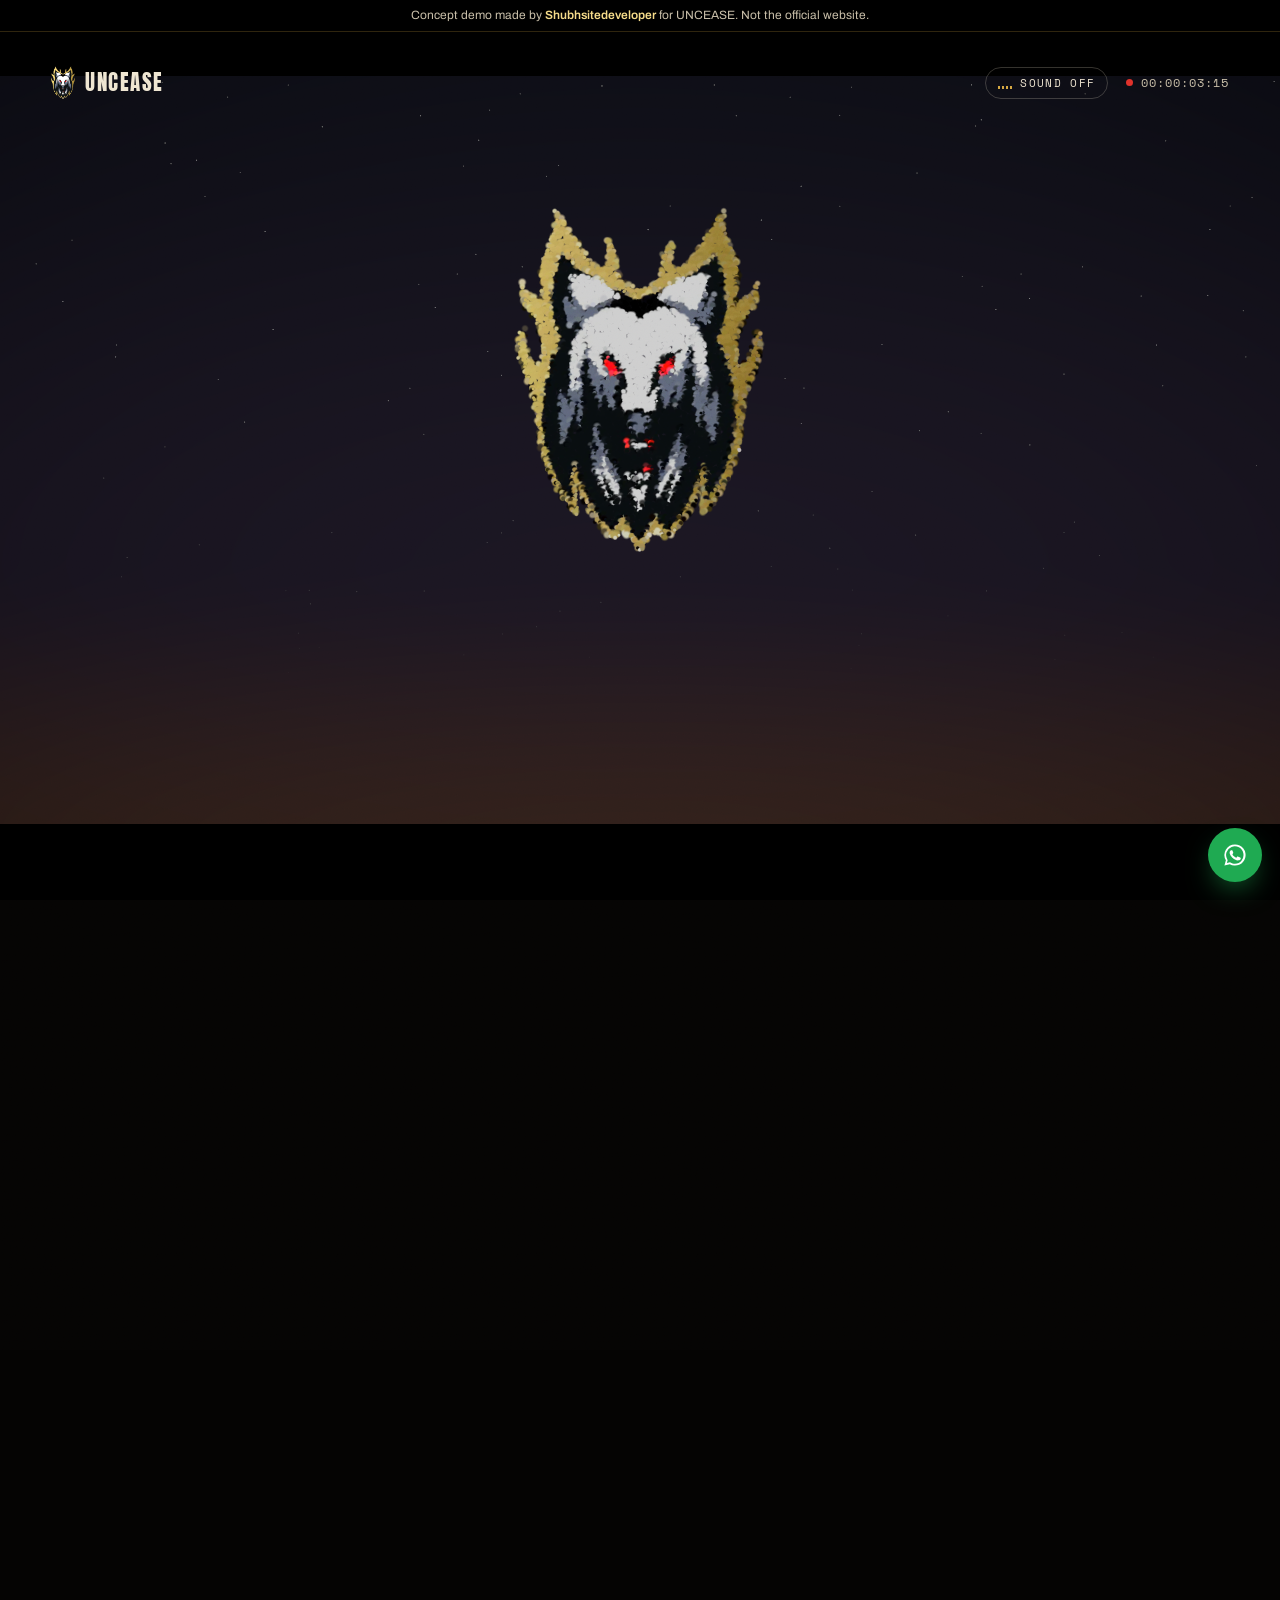
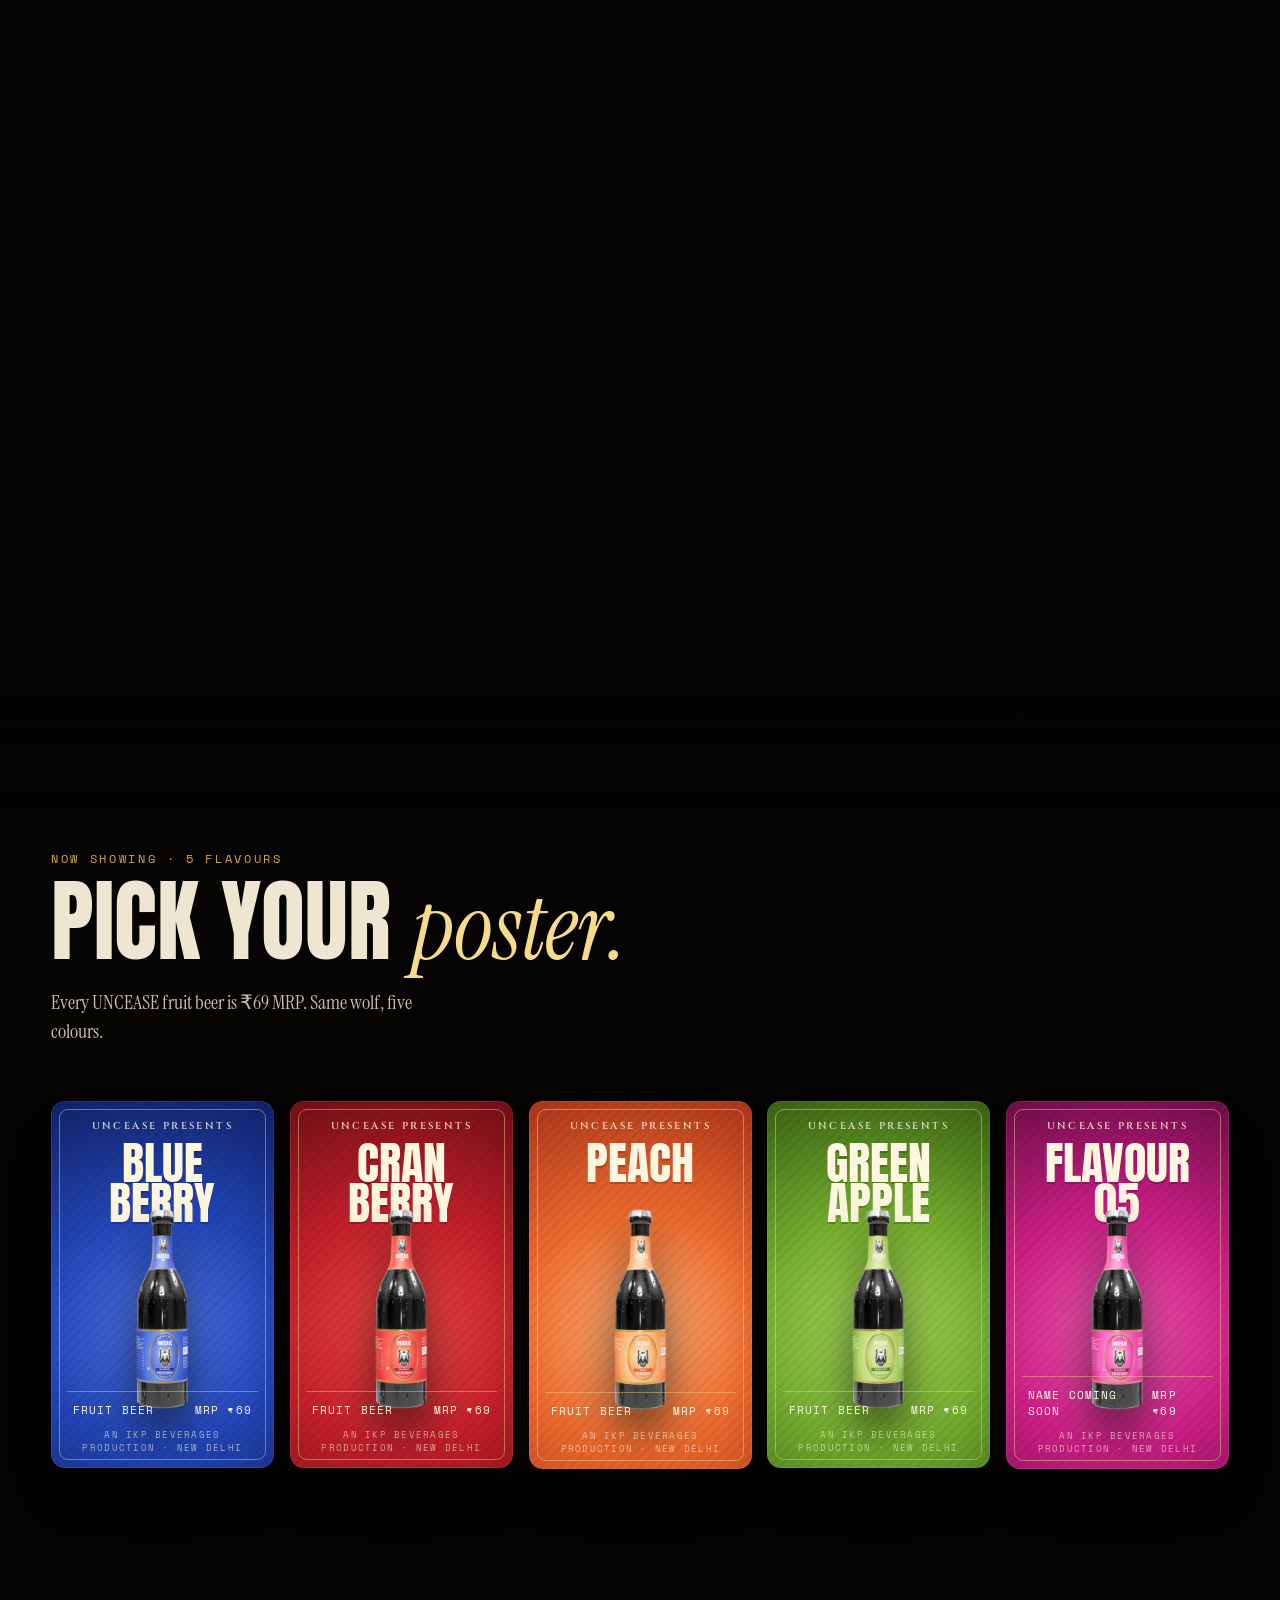
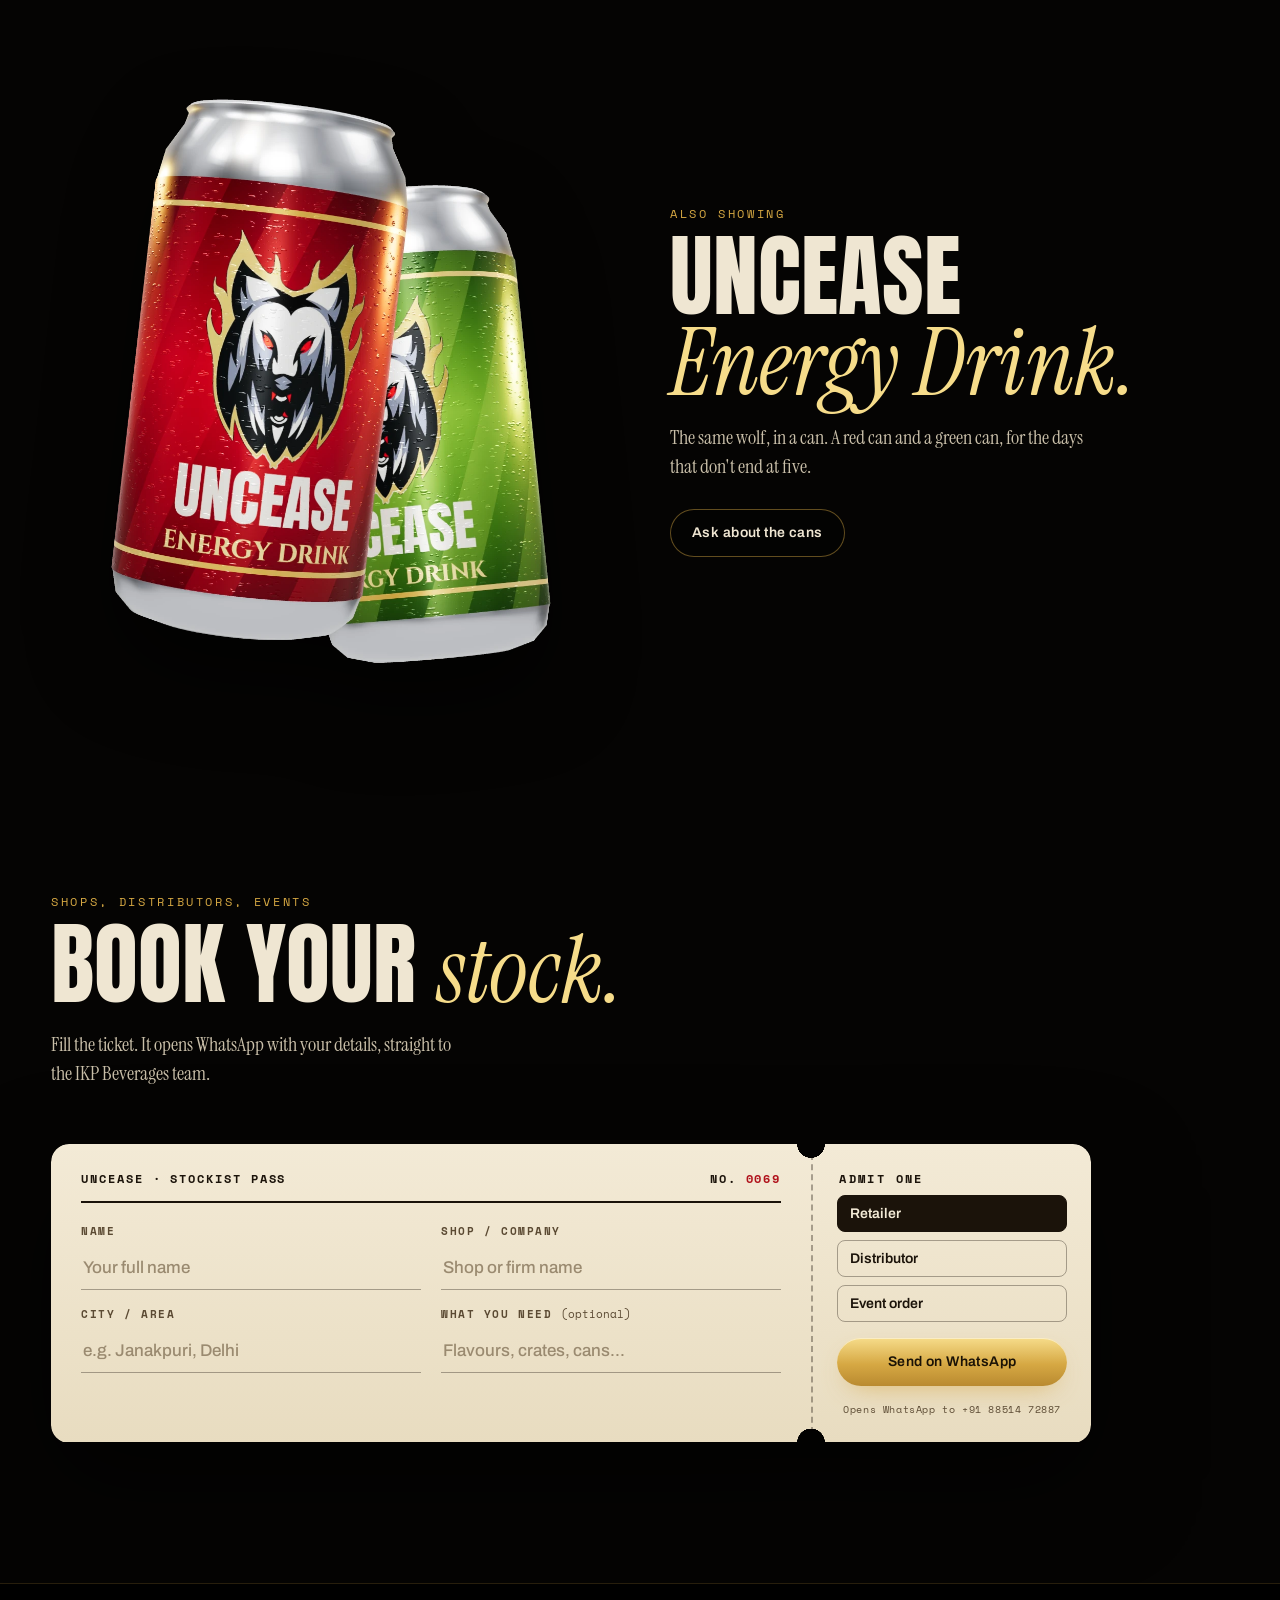
<file: demos/uncease-film/index.html>
<!doctype html>
<html lang="en">
<head>
<meta charset="utf-8">
<meta name="viewport" content="width=device-width, initial-scale=1, viewport-fit=cover">
<meta name="robots" content="noindex,nofollow">
<title>UNCEASE | Inside the Bottle</title>
<meta name="description" content="A one-shot film through a bottle of UNCEASE fruit beer. Five flavours, one wolf. Made by IKP Beverages Company, New Delhi.">
<meta name="theme-color" content="#050403">
<meta property="og:title" content="UNCEASE | Inside the Bottle">
<meta property="og:description" content="Scroll into a bottle of UNCEASE fruit beer. Five flavours, one wolf.">
<meta property="og:image" content="assets/og.jpg">
<link rel="icon" type="image/png" href="assets/wolf-icon.png">
<link rel="preconnect" href="https://fonts.googleapis.com">
<link rel="preconnect" href="https://fonts.gstatic.com" crossorigin>
<link href="https://fonts.googleapis.com/css2?family=Anton&family=Archivo:wght@400;500;600;700&family=Cinzel:wght@600;700&family=Instrument+Serif:ital@0;1&family=Space+Mono:wght@400;700&display=swap" rel="stylesheet">
<link rel="stylesheet" href="style.css">
</head>
<body class="is-loading">

<div class="ribbon" role="note"><span>Concept demo made by <a href="https://shubhsitedeveloper.github.io/" target="_blank" rel="noopener">Shubhsitedeveloper</a> for UNCEASE. Not the official website.</span></div>

<!-- loader: chilling the bottle -->
<div class="loader" aria-hidden="true">
  <div class="cap"><svg viewBox="0 0 200 200"><defs><radialGradient id="cg" cx="40%" cy="35%" r="70%"><stop offset="0" stop-color="#fff3c4"/><stop offset=".45" stop-color="#d6a843"/><stop offset="1" stop-color="#6b4a12"/></radialGradient></defs>
    <path d="M100 6 L109 18 L124 9 L129 24 L146 20 L146 37 L163 37 L158 53 L174 59 L164 72 L177 83 L163 92 L171 106 L155 111 L158 127 L141 127 L138 143 L122 139 L115 154 L102 145 L92 158 L82 145 L68 154 L62 139 L46 142 L44 126 L27 125 L31 109 L16 102 L25 89 L12 78 L26 69 L17 55 L33 50 L29 34 L46 35 L46 18 L62 23 L68 8 L82 17 Z" fill="url(#cg)" transform="translate(0 20)"/>
  </svg><img src="assets/wolf-icon.png" alt=""></div>
  <p class="loader__t">Chilling your bottle</p>
  <p class="loader__deg"><b>30</b>°C</p>
</div>

<canvas id="gl" aria-hidden="true"></canvas>
<div class="fade" aria-hidden="true"></div>
<div class="grain" aria-hidden="true"></div>
<div class="bars" aria-hidden="true"><i class="bar bar--t"></i><i class="bar bar--b"></i></div>

<header class="nav">
  <a class="brand" href="#top" aria-label="UNCEASE, back to start"><img src="assets/wolf-icon.png" alt="" width="26" height="36"><span>UNCEASE</span></a>
  <div class="hud-tr">
    <button class="snd" type="button" aria-pressed="false"><span class="snd__eq"><i></i><i></i><i></i><i></i></span><span class="snd__l">Sound off</span></button>
    <span class="tc" aria-hidden="true">00:00:00:00</span>
  </div>
</header>

<main id="top">
  <!-- THE FILM -->
  <section id="film" class="film" aria-label="Inside the bottle, a scroll film">
    <div class="film__stage">
      <!-- intro -->
      <div class="intro">
        <p class="intro__k">IKP Beverages presents</p>
        <h1 class="intro__t">Every bottle<br>has a <em>wolf</em> inside.</h1>
        <p class="intro__cue"><span>Scroll to go in</span><i></i></p>
      </div>
      <!-- chapters -->
      <div class="chap" aria-live="polite">
        <p class="chap__n">Chapter <b>01</b> / 05</p>
        <div class="chap__titles">
          <h2 class="chap__t" data-i="0">Blueberry</h2>
          <h2 class="chap__t" data-i="1">Cranberry</h2>
          <h2 class="chap__t" data-i="2">Peach</h2>
          <h2 class="chap__t" data-i="3">Green Apple</h2>
          <h2 class="chap__t" data-i="4">Flavour 05</h2>
        </div>
        <p class="chap__d">Deep berry colour, lively fizz.</p>
      </div>
      <!-- depth gauge -->
      <div class="gauge" aria-hidden="true">
        <span class="gauge__l">to the cap</span>
        <b class="gauge__v">23.0</b><span class="gauge__u">cm</span>
        <div class="gauge__rail"><i class="gauge__fill"></i>
          <span style="--y:.1;--c:#4f74e6"></span><span style="--y:.3;--c:#ee4a46"></span><span style="--y:.5;--c:#ffb27a"></span><span style="--y:.7;--c:#a9d65a"></span><span style="--y:.9;--c:#f25bb2"></span>
        </div>
      </div>
      <!-- subtitles -->
      <p class="sub" aria-hidden="true"></p>
      <!-- outro -->
      <div class="outro">
        <p class="outro__hi" lang="hi">रुकना मना है।</p>
        <h2 class="outro__t">Never <em>cease.</em></h2>
        <div class="outro__cta"><a class="btn btn--gold" href="#showing">See the flavours</a><a class="btn btn--ghost" href="#ticket">Stock UNCEASE</a></div>
      </div>
    </div>
  </section>

  <!-- NOW SHOWING -->
  <section id="showing" class="showing">
    <div class="wrap">
      <header class="sec-h rv">
        <p class="eyebrow">Now showing · 5 flavours</p>
        <h2 class="h2">Pick your <em>poster.</em></h2>
        <p class="lede">Every UNCEASE fruit beer is ₹69 MRP. Same wolf, five colours.</p>
      </header>
    </div>
    <div class="posters" tabindex="0" aria-label="Flavour posters, scroll sideways on phones">
      <article class="poster rv" style="--c1:#2346b8;--c2:#0f1f63;--c3:#4f74e6">
        <p class="poster__top">UNCEASE presents</p>
        <h3 class="poster__t">Blue<br>berry</h3>
        <img class="poster__img" src="assets/products/bottle-0.webp" alt="UNCEASE Blueberry fruit beer bottle" width="568" height="2104" loading="lazy">
        <div class="poster__foot"><span>Fruit beer</span><span>MRP ₹69</span></div>
        <p class="poster__cr">An IKP Beverages production · New Delhi</p>
      </article>
      <article class="poster rv" style="--c1:#c4202b;--c2:#6d0d14;--c3:#ee4a46">
        <p class="poster__top">UNCEASE presents</p>
        <h3 class="poster__t">Cran<br>berry</h3>
        <img class="poster__img" src="assets/products/bottle-1.webp" alt="UNCEASE Cranberry fruit beer bottle" width="568" height="2104" loading="lazy">
        <div class="poster__foot"><span>Fruit beer</span><span>MRP ₹69</span></div>
        <p class="poster__cr">An IKP Beverages production · New Delhi</p>
      </article>
      <article class="poster rv" style="--c1:#ee6b2f;--c2:#a7321a;--c3:#ffb27a">
        <p class="poster__top">UNCEASE presents</p>
        <h3 class="poster__t">Peach</h3>
        <img class="poster__img" src="assets/products/bottle-2.webp" alt="UNCEASE Peach fruit beer bottle" width="568" height="2104" loading="lazy">
        <div class="poster__foot"><span>Fruit beer</span><span>MRP ₹69</span></div>
        <p class="poster__cr">An IKP Beverages production · New Delhi</p>
      </article>
      <article class="poster rv" style="--c1:#73ad2f;--c2:#365c12;--c3:#a9d65a">
        <p class="poster__top">UNCEASE presents</p>
        <h3 class="poster__t">Green<br>apple</h3>
        <img class="poster__img" src="assets/products/bottle-3.webp" alt="UNCEASE Green Apple fruit beer bottle" width="568" height="2104" loading="lazy">
        <div class="poster__foot"><span>Fruit beer</span><span>MRP ₹69</span></div>
        <p class="poster__cr">An IKP Beverages production · New Delhi</p>
      </article>
      <article class="poster rv" style="--c1:#cc1f86;--c2:#6a0b45;--c3:#f25bb2">
        <p class="poster__top">UNCEASE presents</p>
        <h3 class="poster__t">Flavour<br>05</h3>
        <img class="poster__img" src="assets/products/bottle-4.webp" alt="UNCEASE fifth flavour fruit beer bottle with pink label" width="568" height="2104" loading="lazy">
        <div class="poster__foot"><span>Name coming soon</span><span>MRP ₹69</span></div>
        <p class="poster__cr">An IKP Beverages production · New Delhi</p>
      </article>
    </div>
  </section>

  <!-- ALSO SHOWING -->
  <section class="also">
    <div class="wrap also__grid">
      <div class="also__img rv"><img src="assets/products/cans-0.webp" alt="UNCEASE Energy Drink, red can and green can" width="899" height="1141" loading="lazy"></div>
      <div class="rv">
        <p class="eyebrow">Also showing</p>
        <h2 class="h2">UNCEASE<br><em>Energy Drink.</em></h2>
        <p class="lede">The same wolf, in a can. A red can and a green can, for the days that don't end at five.</p>
        <a class="btn btn--ghost" href="#ticket">Ask about the cans</a>
      </div>
    </div>
  </section>

  <!-- TICKET (stockist form) -->
  <section id="ticket" class="ticket-sec">
    <div class="wrap">
      <header class="sec-h rv">
        <p class="eyebrow">Shops, distributors, events</p>
        <h2 class="h2">Book your <em>stock.</em></h2>
        <p class="lede">Fill the ticket. It opens WhatsApp with your details, straight to the IKP Beverages team.</p>
      </header>
      <form class="ticket rv" id="ticketForm" novalidate>
        <div class="ticket__main">
          <div class="ticket__head"><span>UNCEASE · Stockist pass</span><span class="ticket__no">No. <b>0069</b></span></div>
          <div class="ticket__grid">
            <div class="field"><label for="t-name">Name</label><input id="t-name" name="name" autocomplete="name" required placeholder="Your full name"></div>
            <div class="field"><label for="t-shop">Shop / company</label><input id="t-shop" name="shop" autocomplete="organization" placeholder="Shop or firm name"></div>
            <div class="field"><label for="t-city">City / area</label><input id="t-city" name="city" autocomplete="address-level2" required placeholder="e.g. Janakpuri, Delhi"></div>
            <div class="field"><label for="t-need">What you need <span class="opt">(optional)</span></label><input id="t-need" name="need" placeholder="Flavours, crates, cans..."></div>
          </div>
          <p class="form__err" role="alert" hidden>Please add your name and city.</p>
        </div>
        <div class="ticket__stub">
          <fieldset><legend>Admit one</legend>
            <label><input type="radio" name="type" value="Retailer" checked><span>Retailer</span></label>
            <label><input type="radio" name="type" value="Distributor"><span>Distributor</span></label>
            <label><input type="radio" name="type" value="Event order"><span>Event order</span></label>
          </fieldset>
          <button class="btn btn--gold" type="submit">Send on WhatsApp</button>
          <p class="ticket__note">Opens WhatsApp to +91 88514 72887</p>
        </div>
      </form>
    </div>
  </section>
</main>

<!-- END CREDITS -->
<footer class="credits">
  <div class="credits__roll">
    <img src="assets/wolf-sm.webp" alt="UNCEASE wolf logo" width="120" height="166" loading="lazy">
    <p class="credits__word">UNCEASE</p>
    <dl>
      <div><dt>Starring</dt><dd>Blueberry · Cranberry · Peach · Green Apple · Flavour 05</dd></div>
      <div><dt>Produced by</dt><dd>IKP Beverages Company</dd></div>
      <div><dt>Shot on location</dt><dd>Plot No. 165/20, Kh. No. 36, Brahm Puri Industrial Area, Phase-I, New Delhi 110041</dd></div>
      <div><dt>Box office</dt><dd><a href="tel:+918851472887">+91 88514 72887</a></dd></div>
      <div><dt>Follow the wolf</dt><dd><ul class="social" aria-label="UNCEASE on social media"><li><a href="https://www.instagram.com/uncease__" target="_blank" rel="noopener" aria-label="Instagram"><svg viewBox="0 0 24 24" fill="none" stroke="currentColor" stroke-width="1.8"><rect x="3" y="3" width="18" height="18" rx="5"/><circle cx="12" cy="12" r="4.2"/><circle cx="17.4" cy="6.6" r=".9" fill="currentColor" stroke="none"/></svg></a></li><li><a href="https://www.youtube.com/@indreshpandey-n9n" target="_blank" rel="noopener" aria-label="YouTube"><svg viewBox="0 0 24 24" fill="none" stroke="currentColor" stroke-width="1.8"><rect x="2.5" y="5" width="19" height="14" rx="4.5"/><path d="M10.2 9.2v5.6l4.8-2.8z" fill="currentColor" stroke="none"/></svg></a></li><li><a href="https://x.com/uncease__" target="_blank" rel="noopener" aria-label="X (Twitter)"><svg viewBox="0 0 24 24" fill="currentColor"><path d="M18.244 2.25h3.308l-7.227 8.26 8.502 11.24H16.17l-5.214-6.817L4.99 21.75H1.68l7.73-8.835L1.254 2.25H8.08l4.713 6.231zm-1.161 17.52h1.833L7.084 4.126H5.117z"/></svg></a></li><li><a href="https://www.linkedin.com/in/indresh-pandey-468b5a452" target="_blank" rel="noopener" aria-label="LinkedIn"><svg viewBox="0 0 24 24" fill="none" stroke="currentColor" stroke-width="1.8"><rect x="3" y="3" width="18" height="18" rx="3.5"/><path d="M8 10.5V17M12 17v-6.5M12 13.4c0-1.7 1.1-2.9 2.6-2.9s2.4 1 2.4 2.8V17" stroke-linecap="round"/><circle cx="8" cy="7.4" r="1.1" fill="currentColor" stroke="none"/></svg></a></li><li><a href="https://www.facebook.com/share/18rsbrdTNL/" target="_blank" rel="noopener" aria-label="Facebook"><svg viewBox="0 0 24 24" fill="currentColor"><path d="M13.6 21.5v-8h2.7l.4-3.2h-3.1V8.3c0-.9.3-1.5 1.6-1.5h1.7V4c-.3 0-1.3-.1-2.5-.1-2.5 0-4.1 1.5-4.1 4.2v2.3H7.5v3.2h2.8v8z"/></svg></a></li></ul></dd></div>
      <div><dt>Storage</dt><dd>Serve chilled. Do not freeze the bottle.</dd></div>
      <div><dt>Site concept</dt><dd><a href="https://shubhsitedeveloper.github.io/" target="_blank" rel="noopener">Shubhsitedeveloper</a></dd></div>
    </dl>
    <p class="credits__end">© 2026 UNCEASE · Trademark of IKP Beverages</p>
  </div>
</footer>

<a class="wa" href="https://wa.me/918851472887?text=Hi%2C%20I%20want%20to%20know%20more%20about%20UNCEASE%20fruit%20beer." target="_blank" rel="noopener" aria-label="Chat on WhatsApp">
  <svg viewBox="0 0 32 32" width="26" height="26" aria-hidden="true"><path fill="currentColor" d="M16 3a13 13 0 0 0-11.2 19.6L3 29l6.6-1.7A13 13 0 1 0 16 3zm0 23.7c-2 0-4-.5-5.7-1.6l-.4-.2-3.9 1 1-3.8-.3-.4A10.7 10.7 0 1 1 16 26.7zm5.9-8c-.3-.2-1.9-.9-2.2-1-.3-.1-.5-.2-.7.2l-1 1.2c-.2.2-.4.2-.7.1-.3-.2-1.4-.5-2.6-1.6-1-.9-1.6-1.9-1.8-2.2-.2-.3 0-.5.1-.7l.5-.6.3-.5c.1-.2 0-.4 0-.6l-1-2.4c-.3-.6-.5-.5-.7-.5h-.6c-.2 0-.6.1-.9.4-.3.3-1.2 1.1-1.2 2.8s1.2 3.2 1.4 3.5c.2.2 2.4 3.6 5.8 5 .8.4 1.4.6 1.9.7.8.3 1.5.2 2.1.1.6-.1 1.9-.8 2.2-1.5.3-.7.3-1.4.2-1.5l-.6-.4z"/></svg>
</a>

<script src="assets/gsap.min.js"></script>
<script src="assets/ScrollTrigger.min.js"></script>
<script src="assets/lenis.min.js"></script>
<script type="importmap">{"imports":{"three":"./assets/three/three.module.js","three/addons/":"./assets/three/addons/"}}</script>
<script type="module" src="app.js"></script>
</body>
</html>
</file>
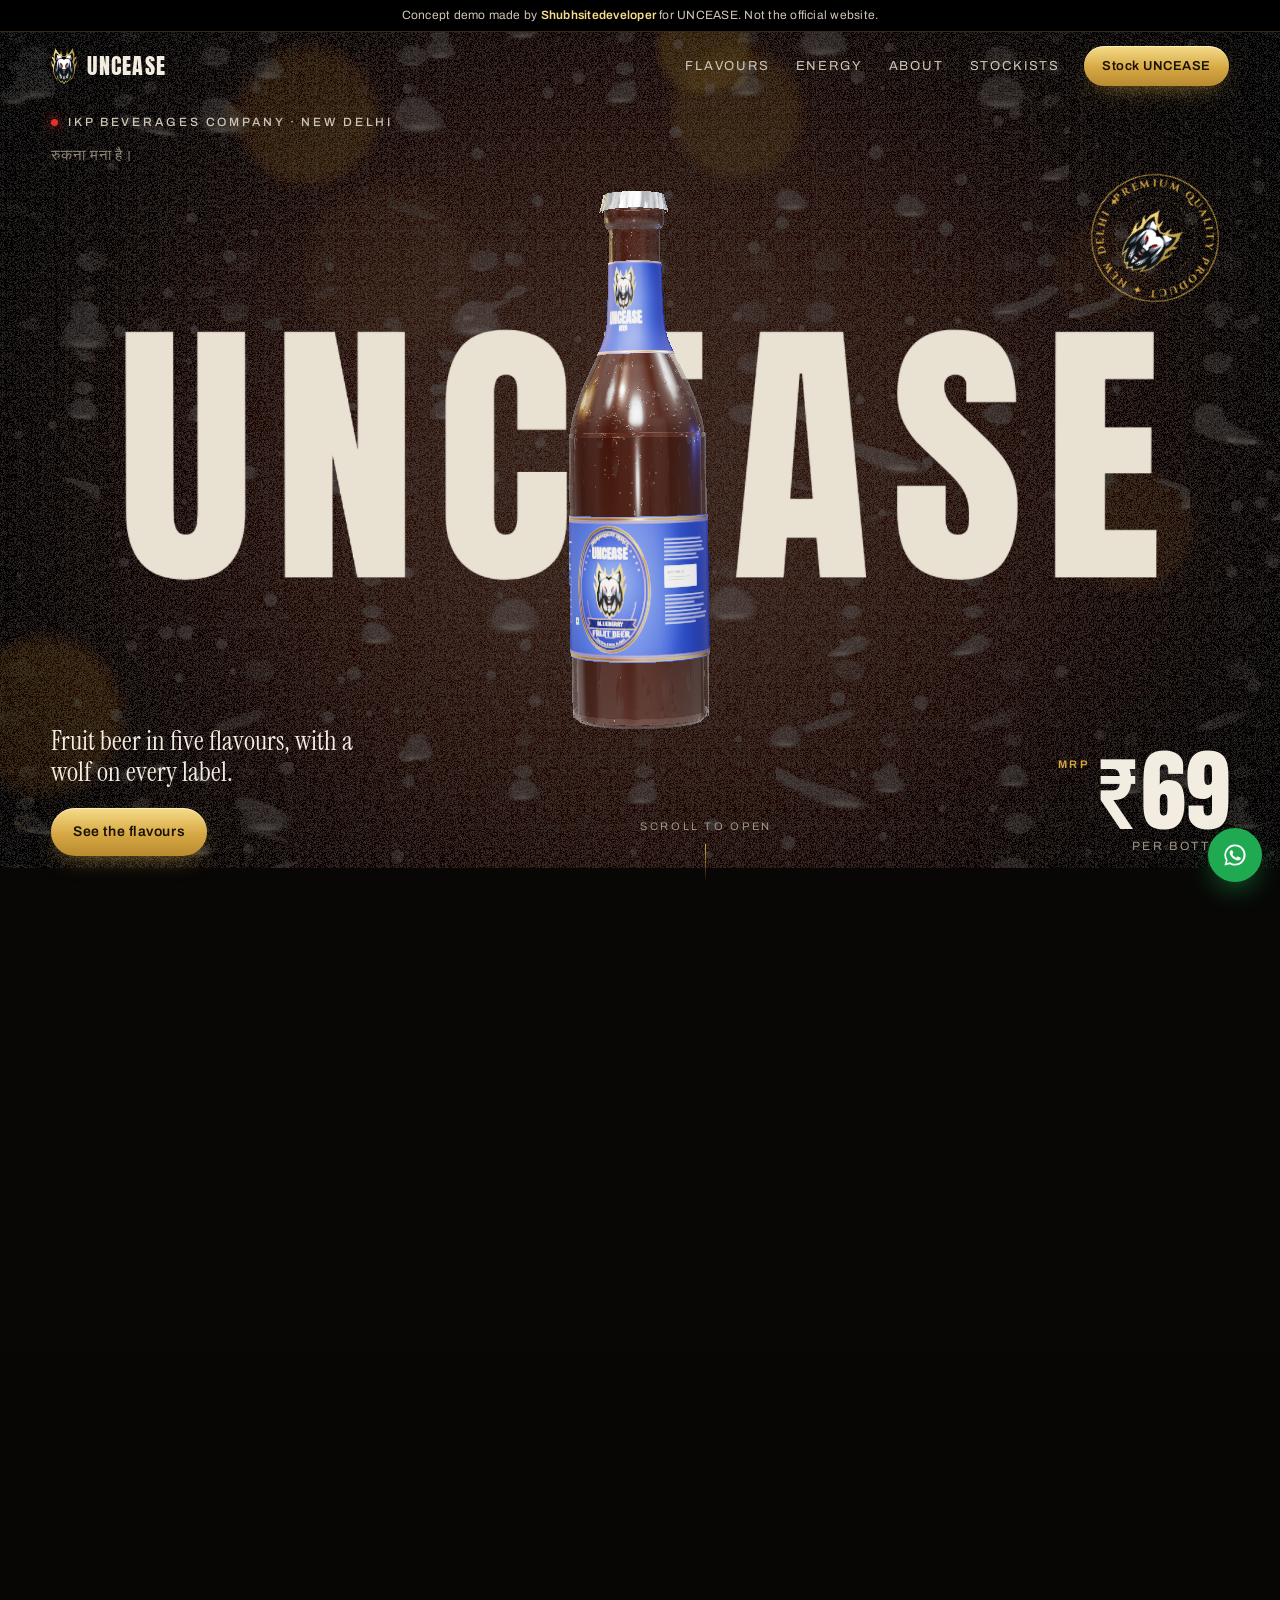
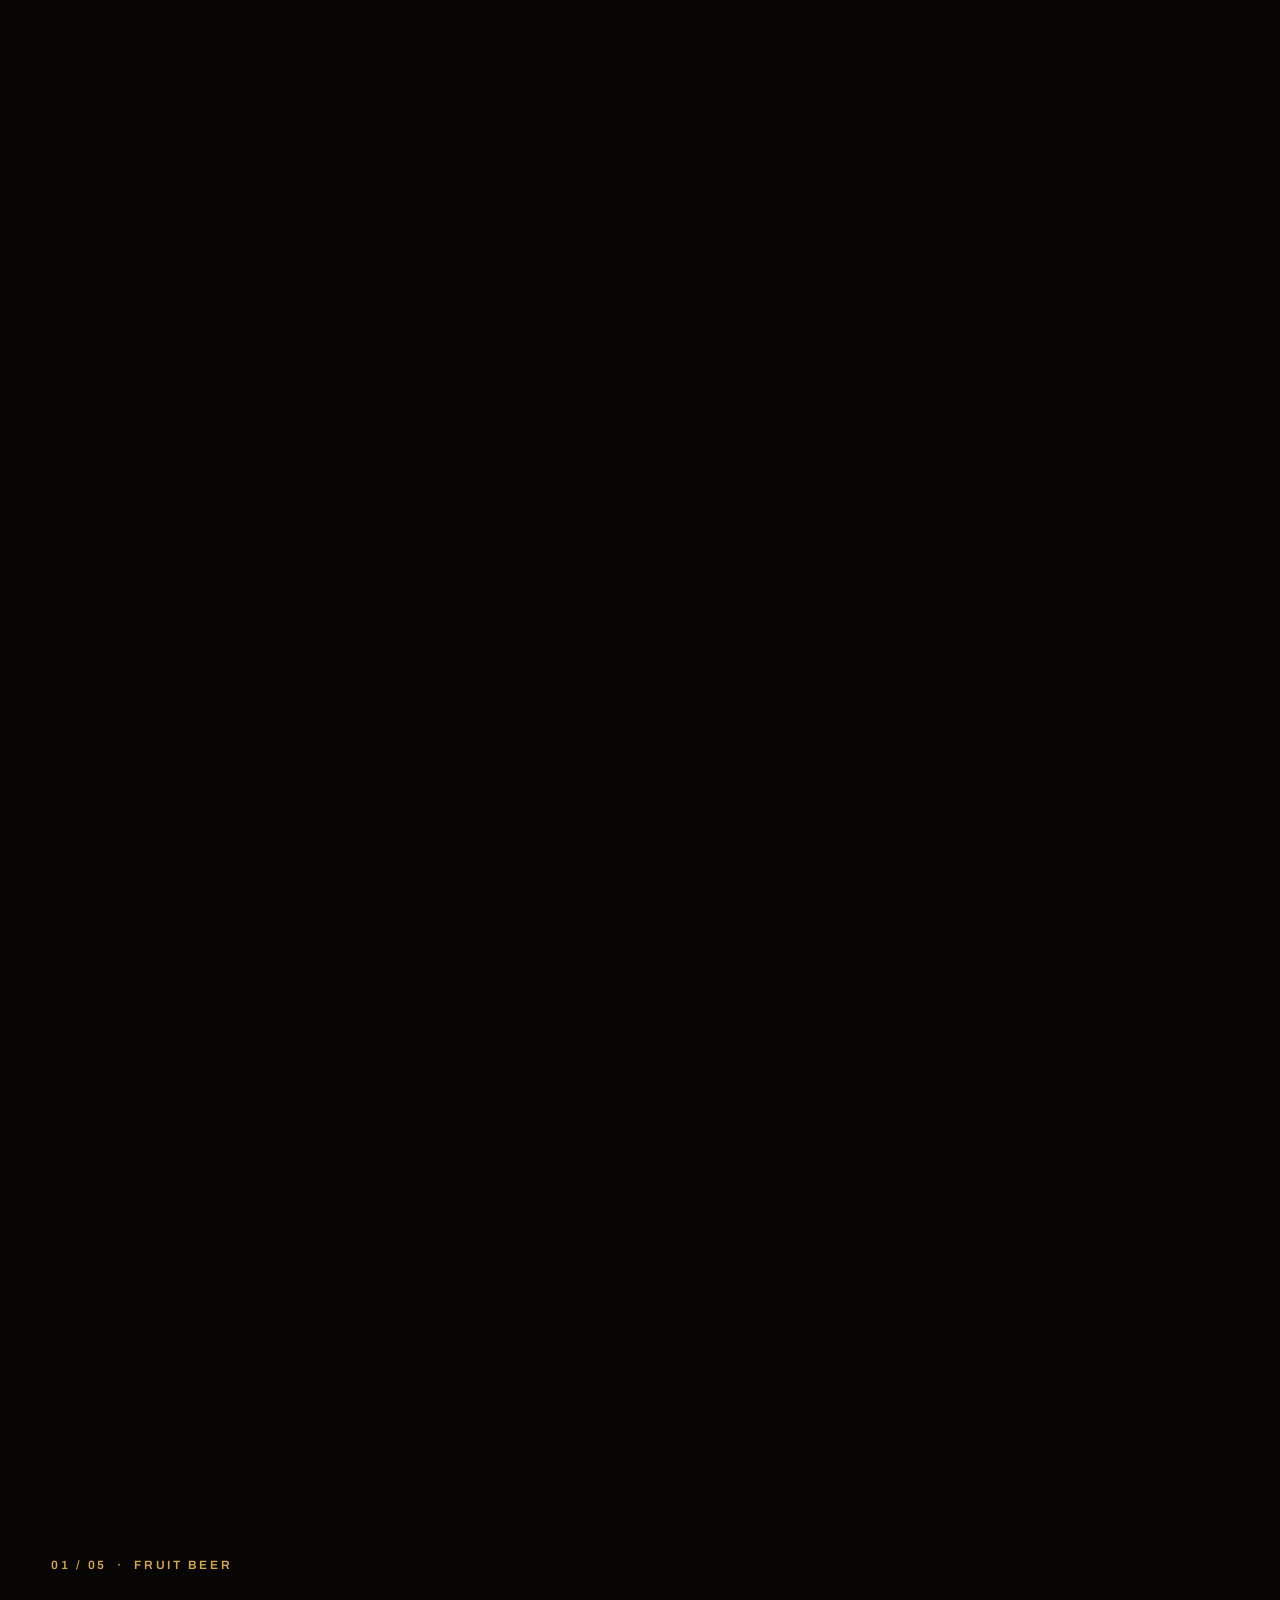
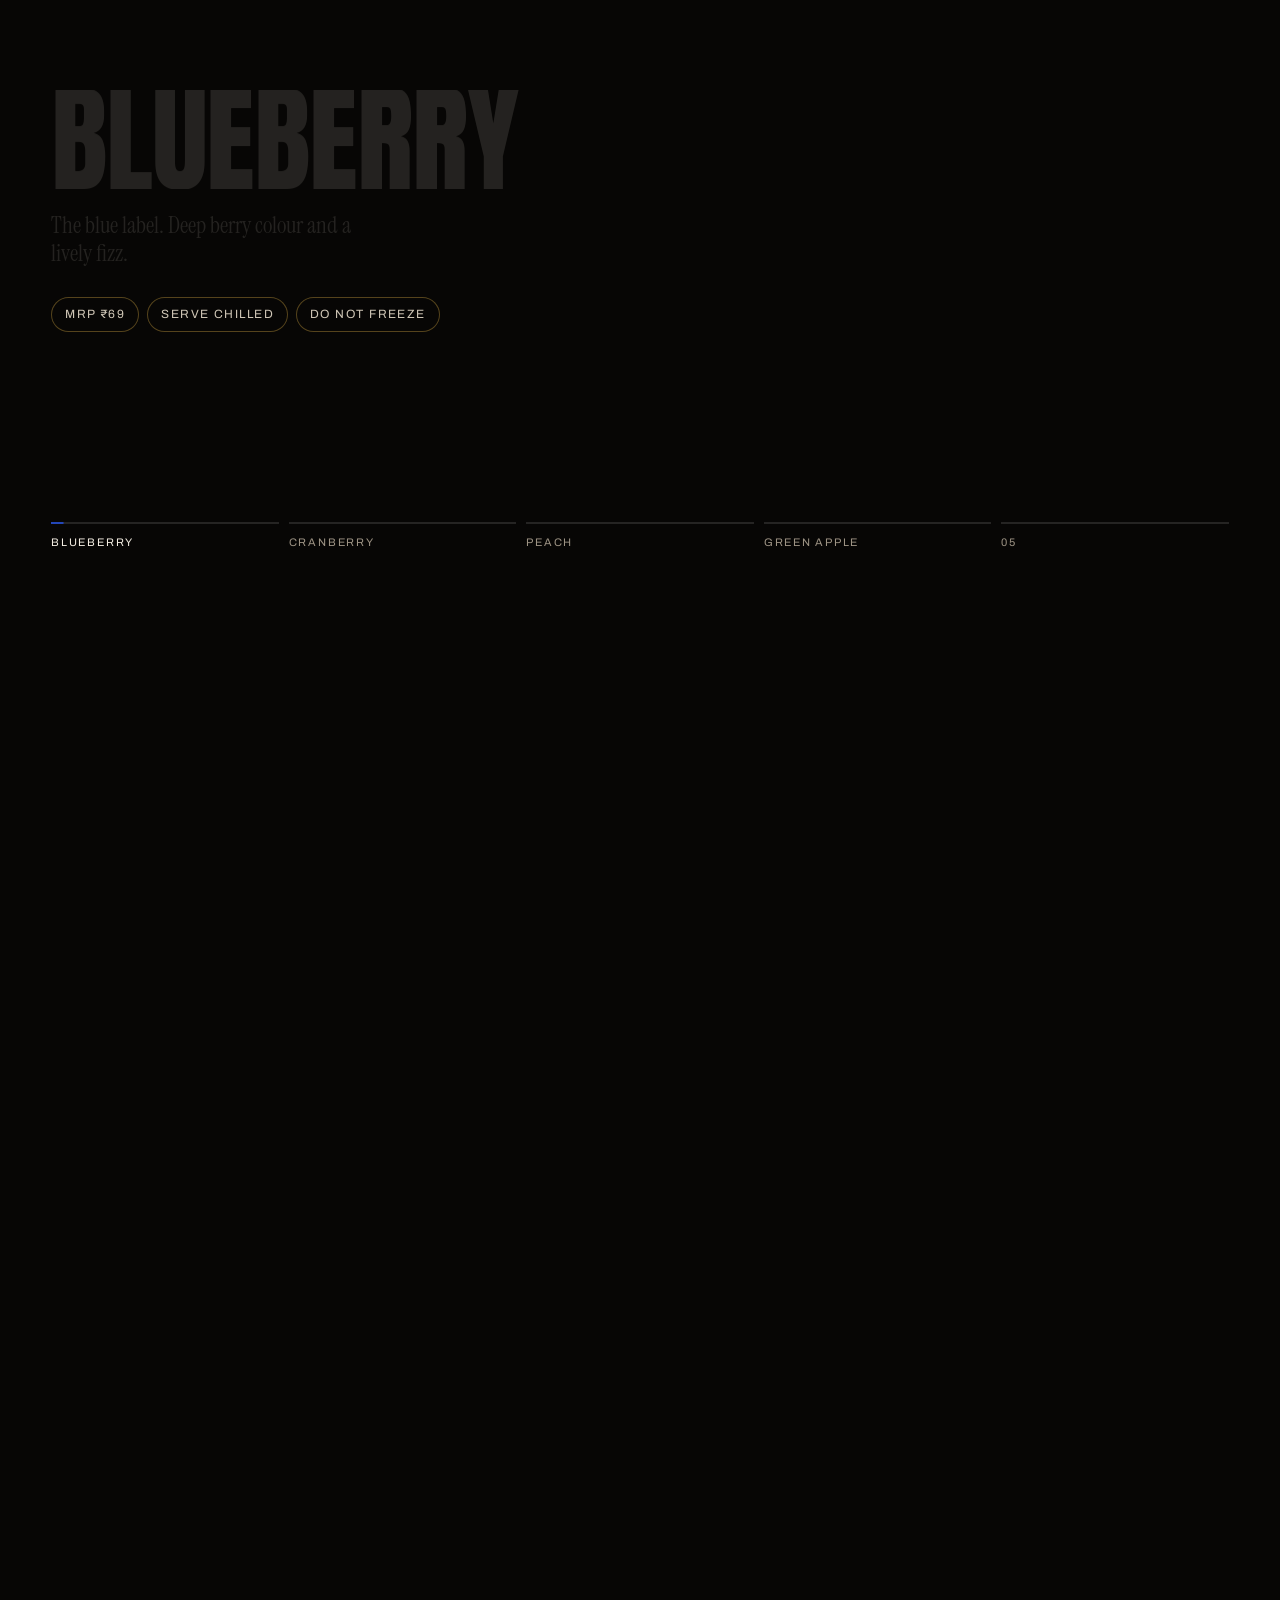
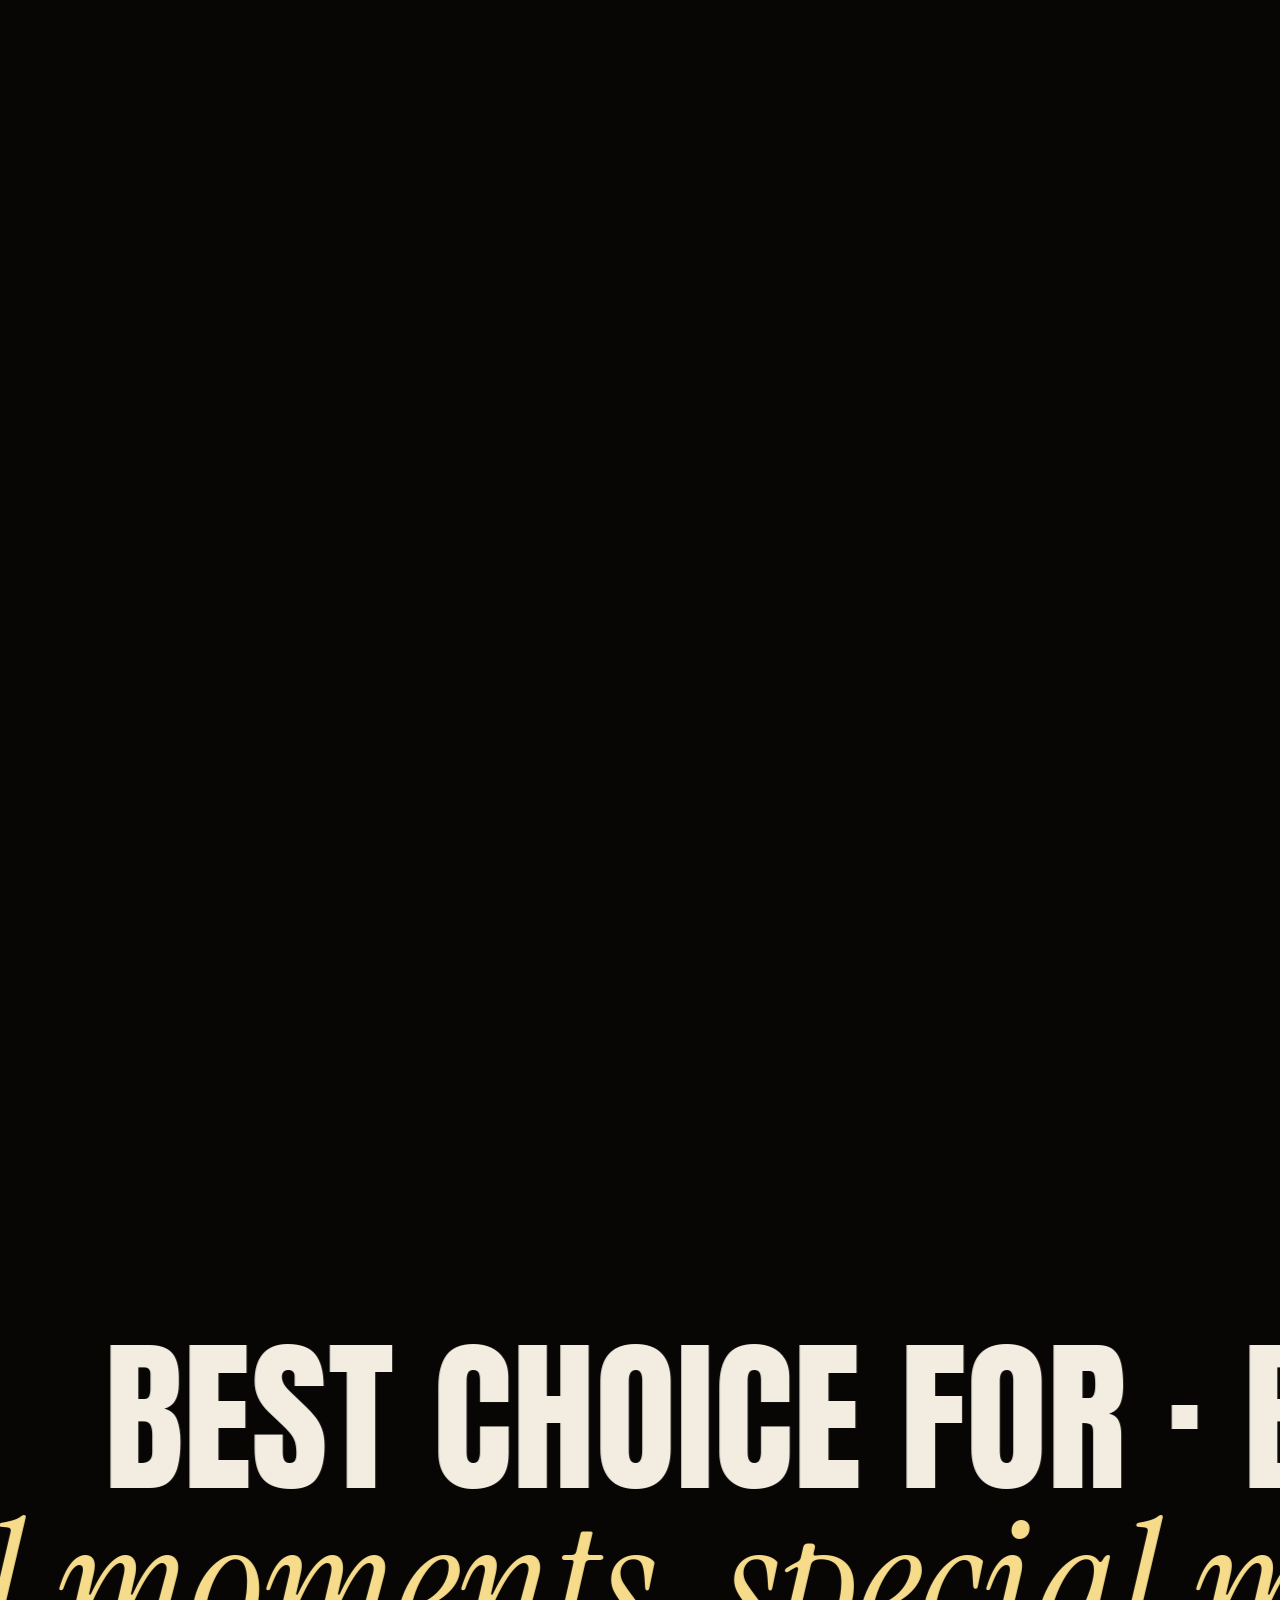
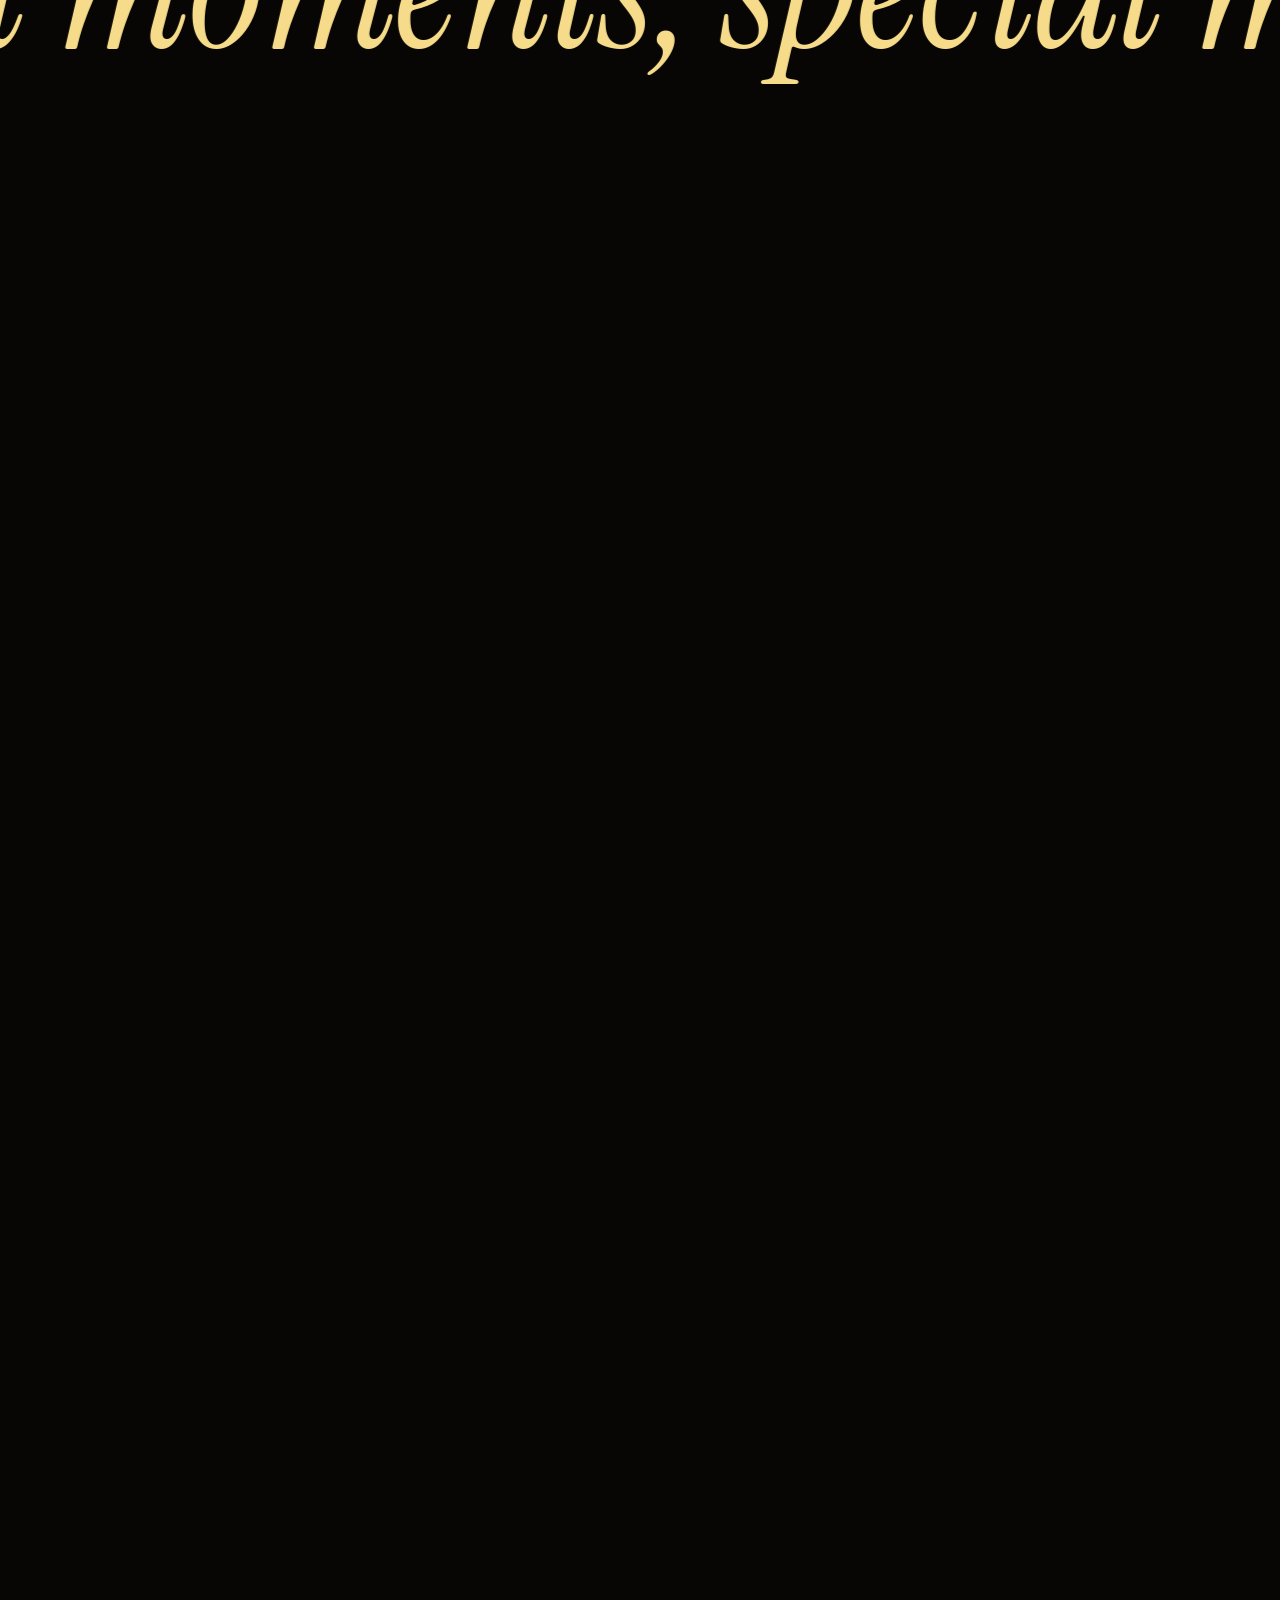
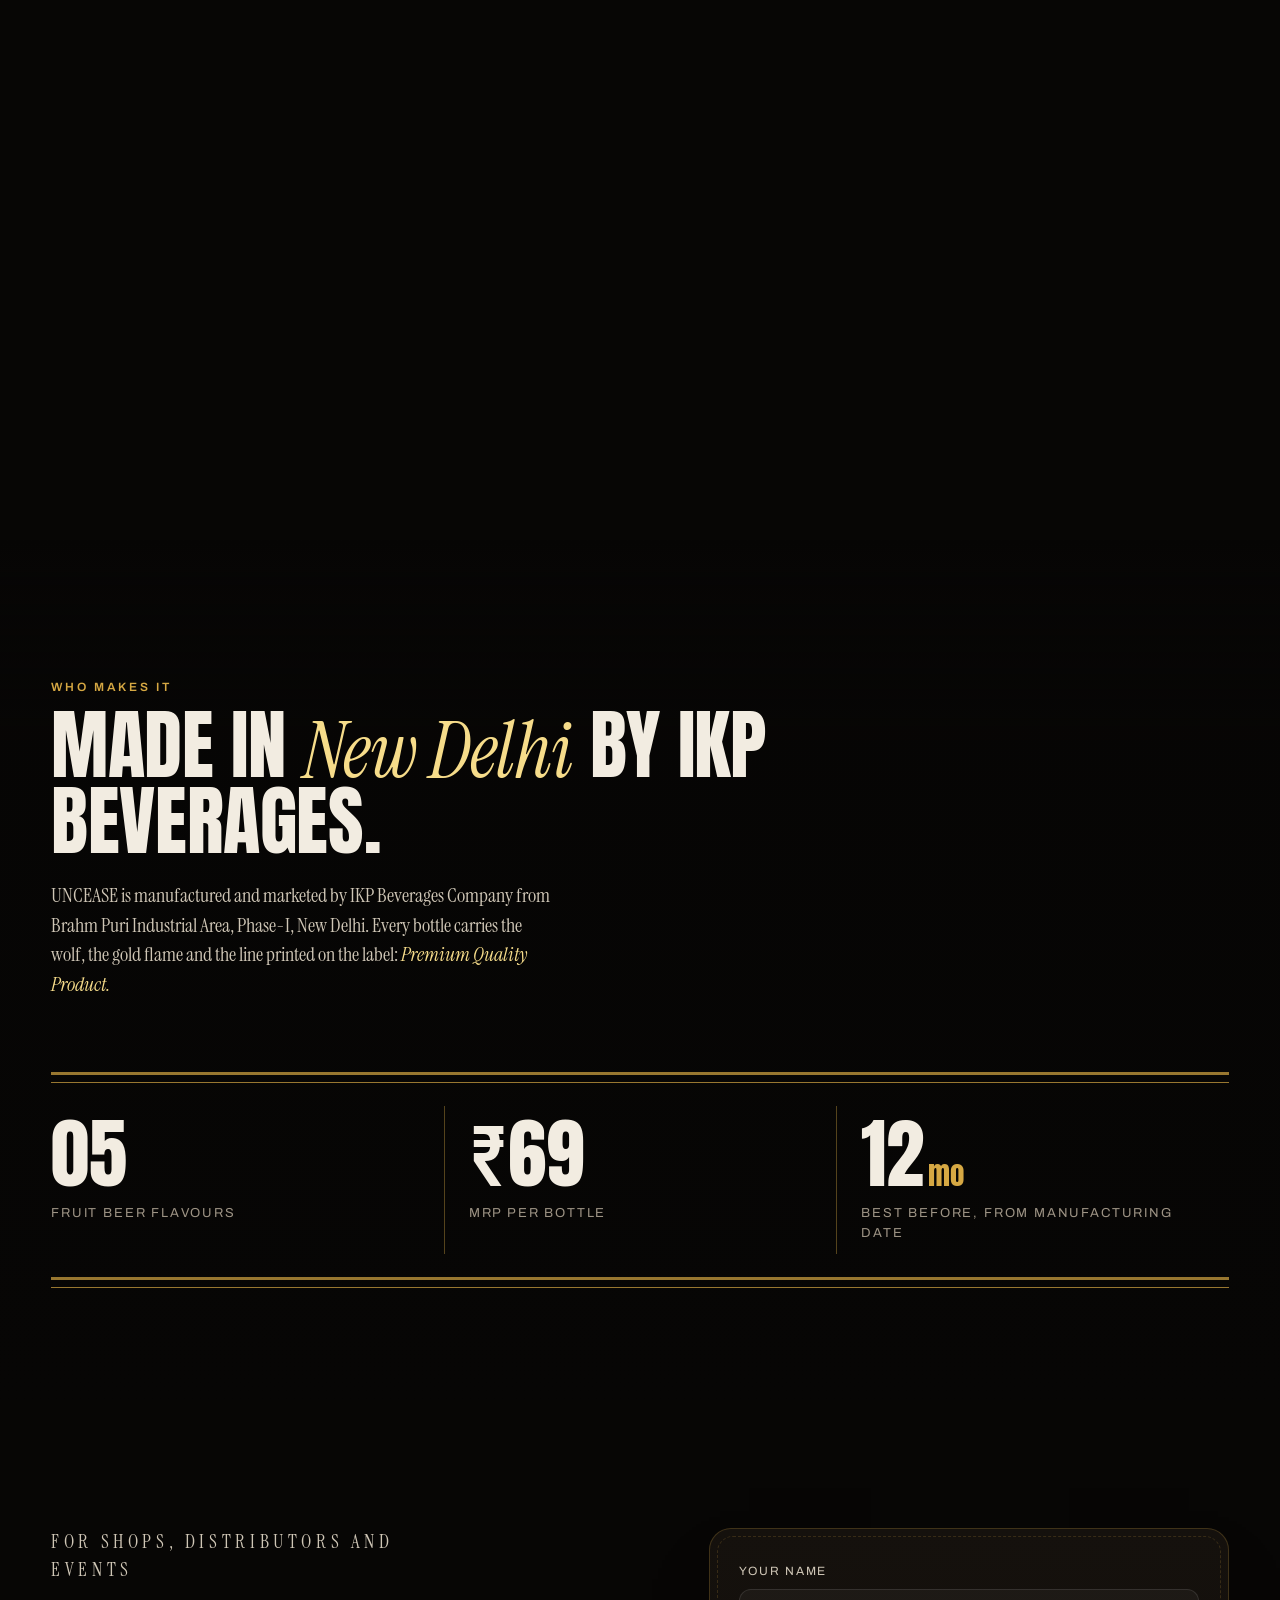
<file: demos/uncease/index.html>
<!doctype html>
<html lang="en">
<head>
<meta charset="utf-8">
<meta name="viewport" content="width=device-width, initial-scale=1, viewport-fit=cover">
<meta name="robots" content="noindex,nofollow">
<title>UNCEASE Fruit Beer | IKP Beverages, New Delhi</title>
<meta name="description" content="UNCEASE fruit beer in Blueberry, Cranberry, Peach and Green Apple, plus UNCEASE Energy Drink. Made by IKP Beverages Company, New Delhi. Retailer and distributor enquiries on WhatsApp.">
<meta name="theme-color" content="#070605">
<meta property="og:title" content="UNCEASE Fruit Beer">
<meta property="og:description" content="Five flavours. One wolf. Fruit beer from IKP Beverages, New Delhi.">
<meta property="og:image" content="assets/og.jpg">
<link rel="icon" type="image/png" href="assets/wolf-icon.png">
<link rel="preconnect" href="https://fonts.googleapis.com">
<link rel="preconnect" href="https://fonts.gstatic.com" crossorigin>
<link href="https://fonts.googleapis.com/css2?family=Anton&family=Archivo:wght@400;500;600;700&family=Cinzel:wght@600;700&family=Instrument+Serif:ital@0;1&display=swap" rel="stylesheet">
<link rel="stylesheet" href="style.css">
<script type="application/ld+json">{"@context":"https://schema.org","@type":"Organization","name":"UNCEASE","telephone":"+91 88514 72887","sameAs":["https://www.instagram.com/uncease__","https://www.youtube.com/@indreshpandey-n9n","https://x.com/uncease__","https://www.linkedin.com/in/indresh-pandey-468b5a452","https://www.facebook.com/share/18rsbrdTNL/"]}</script>
</head>
<body class="is-loading">

<div class="ribbon" role="note"><span>Concept demo made by <a href="https://shubhsitedeveloper.github.io/" target="_blank" rel="noopener">Shubhsitedeveloper</a> for UNCEASE. Not the official website.</span></div>

<!-- loader -->
<div class="loader" aria-hidden="true">
  <div class="loader__wolf">
    <img src="assets/wolf-sm.webp" alt="" width="496" height="687">
    <i class="eye eye--l"></i><i class="eye eye--r"></i>
  </div>
  <div class="loader__meta"><span>UNCEASE</span><b class="loader__n">00</b></div>
  <div class="loader__bar"><i></i></div>
</div>

<canvas id="gl" aria-hidden="true"></canvas>
<canvas id="bubbles" aria-hidden="true"></canvas>
<div class="grain" aria-hidden="true"></div>

<header class="nav">
  <a class="brand" href="#top" aria-label="UNCEASE home">
    <img src="assets/wolf-icon.png" alt="" width="28" height="39"><span>UNCEASE</span>
  </a>
  <nav class="nav__links" aria-label="Sections">
    <a href="#flavours">Flavours</a><a href="#energy">Energy</a><a href="#about">About</a><a href="#trade">Stockists</a>
  </nav>
  <a class="btn btn--gold nav__cta" href="#trade">Stock UNCEASE</a>
</header>

<main id="top">

  <!-- HERO -->
  <section id="hero" class="pin" data-p="hero" style="--len:320">
    <div class="stage">
      <p class="hindi" lang="hi">रुकना मना है।</p>
      <div class="stamp" aria-hidden="true">
        <svg viewBox="0 0 200 200"><defs><path id="circ" d="M100 100 m-78 0 a78 78 0 1 1 156 0 a78 78 0 1 1 -156 0"/></defs>
          <circle cx="100" cy="100" r="96" fill="none" stroke="currentColor" stroke-width="1.5"/>
          <circle cx="100" cy="100" r="60" fill="none" stroke="currentColor" stroke-width="1" stroke-dasharray="2 5"/>
          <text font-family="Cinzel, serif" font-weight="700" font-size="15.5" letter-spacing="3.2" fill="currentColor"><textPath href="#circ">PREMIUM QUALITY PRODUCT ✦ NEW DELHI ✦</textPath></text>
        </svg>
        <img src="assets/wolf-icon.png" alt="" width="180" height="249">
      </div>
      <p class="hero__kick"><span class="dot"></span>IKP Beverages Company · New Delhi</p>
      <h1 class="sr-only">UNCEASE Fruit Beer</h1>
      <div class="hero__bl">
        <p class="hero__lede">Fruit beer in five flavours, with a wolf on every label.</p>
        <a class="btn btn--gold" href="#flavours">See the flavours</a>
      </div>
      <div class="hero__br">
        <span class="mrp"><small>MRP</small>₹69</span>
        <span class="mrp__sub">per bottle</span>
      </div>
      <div class="hero__pop" aria-hidden="true"><em>Never</em> cease.</div>
      <div class="hero__cue" aria-hidden="true"><span>Scroll to open</span><i></i></div>
    </div>
  </section>

  <!-- FLAVOURS -->
  <section id="flavours" class="pin" data-p="flav" style="--len:620">
    <div class="stage">
      <div class="flav__col">
        <p class="eyebrow"><span class="flav__idx">01</span> / 05 &nbsp;·&nbsp; Fruit beer</p>
        <div class="flav__titles">
          <h2 class="flav__t" data-i="0">Blueberry</h2>
          <h2 class="flav__t" data-i="1">Cranberry</h2>
          <h2 class="flav__t" data-i="2">Peach</h2>
          <h2 class="flav__t" data-i="3">Green Apple</h2>
          <h2 class="flav__t" data-i="4">Flavour 05</h2>
        </div>
        <div class="flav__descs">
          <p class="flav__d" data-i="0">The blue label. Deep berry colour and a lively fizz.</p>
          <p class="flav__d" data-i="1">The red label. Tart berry, served ice cold.</p>
          <p class="flav__d" data-i="2">The sunset label. Soft orchard fruit with a bright finish.</p>
          <p class="flav__d" data-i="3">The green label. Crisp apple, made for loud evenings.</p>
          <p class="flav__d" data-i="4">The pink label. Flavour name coming soon.</p>
        </div>
        <div class="flav__chips"><span>MRP ₹69</span><span>Serve chilled</span><span>Do not freeze</span></div>
      </div>
      <ol class="flav__rail" aria-label="Flavours">
        <li data-i="0" style="--c:#2346b8">Blueberry</li>
        <li data-i="1" style="--c:#c4202b">Cranberry</li>
        <li data-i="2" style="--c:#ee6b2f">Peach</li>
        <li data-i="3" style="--c:#73ad2f">Green Apple</li>
        <li data-i="4" style="--c:#cc1f86">05</li>
      </ol>
    </div>
  </section>

  <!-- LINEUP -->
  <section id="lineup" class="pin" data-p="line" style="--len:240">
    <div class="stage">
      <div class="line__head">
        <p class="eyebrow">The pack</p>
        <h2 class="display">Five flavours.<br><em>One wolf.</em></h2>
      </div>
      <p class="line__names">Blueberry · Cranberry · Peach · Green Apple · Flavour 05</p>
    </div>
  </section>

  <!-- MOMENTS -->
  <section id="moments" class="pin" data-p="mom" style="--len:200">
    <div class="stage">
      <div class="mom__rows" aria-hidden="true">
        <div class="mom__row" data-dir="-1">BEST CHOICE FOR · BEST CHOICE FOR · BEST CHOICE FOR ·</div>
        <div class="mom__row mom__row--serif" data-dir="1">special moments, special moments, special moments,</div>
      </div>
      <p class="sr-only">Best choice for special moments.</p>
      <ul class="mom__list">
        <li>Match nights</li><li>Shaadi after-parties</li><li>Road trips</li><li>Terrace evenings</li><li>Late chats</li>
      </ul>
    </div>
  </section>

  <!-- ENERGY -->
  <section id="energy" class="pin" data-p="energy" style="--len:280">
    <div class="stage">
      <div class="energy__col">
        <p class="eyebrow">Also from the pack</p>
        <h2 class="display display--sm">UNCEASE<br><em>Energy Drink</em></h2>
        <p class="energy__p">The same wolf, in a can. Red can and green can, for the days that don't end at five.</p>
        <a class="btn btn--ghost energy__btn" href="#trade">Ask about the cans</a>
      </div>
    </div>
  </section>

  <!-- ABOUT / FACTS -->
  <section id="about" class="facts">
    <div class="wrap">
      <div class="facts__head rv">
        <p class="eyebrow">Who makes it</p>
        <h2 class="display display--sm">Made in <em>New Delhi</em> by IKP Beverages.</h2>
        <p class="facts__p">UNCEASE is manufactured and marketed by IKP Beverages Company from Brahm Puri Industrial Area, Phase-I, New Delhi. Every bottle carries the wolf, the gold flame and the line printed on the label: <em>Premium Quality Product.</em></p>
      </div>
      <dl class="facts__grid ruled rv">
        <div><dt>05</dt><dd>Fruit beer flavours</dd></div>
        <div><dt>₹69</dt><dd>MRP per bottle</dd></div>
        <div><dt>12<small>mo</small></dt><dd>Best before, from manufacturing date</dd></div>
      </dl>
    </div>
  </section>

  <!-- TRADE -->
  <section id="trade" class="trade">
    <div class="wrap trade__grid">
      <div class="trade__intro rv">
        <p class="eyebrow">For shops, distributors and events</p>
        <h2 class="display display--sm">Put the wolf in<br>your <em>fridge.</em></h2>
        <p>Tell us where you are and what you need. The enquiry opens WhatsApp with your details filled in, so the IKP Beverages team can reply directly.</p>
        <ul class="trade__points">
          <li>Retail shops, kirana and general stores</li>
          <li>Distributors and super-stockists</li>
          <li>Party, wedding and event orders</li>
        </ul>
      </div>
      <form class="trade__form rv" id="tradeForm" novalidate>
        <div class="field"><label for="f-name">Your name</label><input id="f-name" name="name" autocomplete="name" required placeholder="Full name"></div>
        <div class="field"><label for="f-shop">Shop or company</label><input id="f-shop" name="shop" autocomplete="organization" placeholder="Name of your shop or firm"></div>
        <div class="field"><label for="f-city">City / area</label><input id="f-city" name="city" autocomplete="address-level2" required placeholder="e.g. Uttam Nagar, Delhi"></div>
        <fieldset class="field">
          <legend>I am a</legend>
          <div class="seg">
            <label><input type="radio" name="type" value="Retailer" checked><span>Retailer</span></label>
            <label><input type="radio" name="type" value="Distributor"><span>Distributor</span></label>
            <label><input type="radio" name="type" value="Event order"><span>Event order</span></label>
          </div>
        </fieldset>
        <div class="field"><label for="f-qty">What do you need? <span class="opt">(optional)</span></label><textarea id="f-qty" name="need" rows="3" placeholder="Flavours, number of crates, energy drink cans..."></textarea></div>
        <p class="form__err" role="alert" hidden>Please add your name and city.</p>
        <button class="btn btn--gold btn--wide" type="submit">Send enquiry on WhatsApp</button>
        <p class="form__note">Opens WhatsApp to +91 88514 72887. Nothing is stored on this page.</p>
      </form>
    </div>
  </section>
</main>

<footer class="foot">
  <div class="wrap foot__grid">
    <div class="foot__brand">
      <img src="assets/wolf-sm.webp" alt="UNCEASE wolf logo" width="120" height="166" loading="lazy">
      <p class="foot__word">UNCEASE</p>
      <p class="foot__h foot__follow">Follow the wolf</p>
      <ul class="social" aria-label="UNCEASE on social media">
        <li><a href="https://www.instagram.com/uncease__" target="_blank" rel="noopener" aria-label="Instagram"><svg viewBox="0 0 24 24" fill="none" stroke="currentColor" stroke-width="1.8"><rect x="3" y="3" width="18" height="18" rx="5"/><circle cx="12" cy="12" r="4.2"/><circle cx="17.4" cy="6.6" r=".9" fill="currentColor" stroke="none"/></svg></a></li>
        <li><a href="https://www.youtube.com/@indreshpandey-n9n" target="_blank" rel="noopener" aria-label="YouTube"><svg viewBox="0 0 24 24" fill="none" stroke="currentColor" stroke-width="1.8"><rect x="2.5" y="5" width="19" height="14" rx="4.5"/><path d="M10.2 9.2v5.6l4.8-2.8z" fill="currentColor" stroke="none"/></svg></a></li>
        <li><a href="https://x.com/uncease__" target="_blank" rel="noopener" aria-label="X (Twitter)"><svg viewBox="0 0 24 24" fill="currentColor"><path d="M18.244 2.25h3.308l-7.227 8.26 8.502 11.24H16.17l-5.214-6.817L4.99 21.75H1.68l7.73-8.835L1.254 2.25H8.08l4.713 6.231zm-1.161 17.52h1.833L7.084 4.126H5.117z"/></svg></a></li>
        <li><a href="https://www.linkedin.com/in/indresh-pandey-468b5a452" target="_blank" rel="noopener" aria-label="LinkedIn"><svg viewBox="0 0 24 24" fill="none" stroke="currentColor" stroke-width="1.8"><rect x="3" y="3" width="18" height="18" rx="3.5"/><path d="M8 10.5V17M12 17v-6.5M12 13.4c0-1.7 1.1-2.9 2.6-2.9s2.4 1 2.4 2.8V17" stroke-linecap="round"/><circle cx="8" cy="7.4" r="1.1" fill="currentColor" stroke="none"/></svg></a></li>
        <li><a href="https://www.facebook.com/share/18rsbrdTNL/" target="_blank" rel="noopener" aria-label="Facebook"><svg viewBox="0 0 24 24" fill="currentColor"><path d="M13.6 21.5v-8h2.7l.4-3.2h-3.1V8.3c0-.9.3-1.5 1.6-1.5h1.7V4c-.3 0-1.3-.1-2.5-.1-2.5 0-4.1 1.5-4.1 4.2v2.3H7.5v3.2h2.8v8z"/></svg></a></li>
      </ul>
    </div>
    <div>
      <p class="foot__h">Manufacturing &amp; marketing</p>
      <p><strong>IKP Beverages Company</strong><br>Plot No. 165/20, Kh. No. 36, Brahm Puri<br>Industrial Area, Phase-I, New Delhi 110041</p>
    </div>
    <div>
      <p class="foot__h">Call or WhatsApp</p>
      <p><a href="tel:+918851472887">+91 88514 72887</a></p>
      <p class="foot__h">Storage</p>
      <p>Serve chilled. Do not freeze the bottle.</p>
    </div>
  </div>
  <div class="wrap foot__end">
    <span>© 2026 UNCEASE. Trademark of IKP Beverages.</span>
    <span>Concept site by <a href="https://shubhsitedeveloper.github.io/" target="_blank" rel="noopener">Shubhsitedeveloper</a></span>
  </div>
</footer>

<a class="wa" href="https://wa.me/918851472887?text=Hi%2C%20I%20want%20to%20know%20more%20about%20UNCEASE%20fruit%20beer." target="_blank" rel="noopener" aria-label="Chat on WhatsApp">
  <svg viewBox="0 0 32 32" width="26" height="26" aria-hidden="true"><path fill="currentColor" d="M16 3a13 13 0 0 0-11.2 19.6L3 29l6.6-1.7A13 13 0 1 0 16 3zm0 23.7c-2 0-4-.5-5.7-1.6l-.4-.2-3.9 1 1-3.8-.3-.4A10.7 10.7 0 1 1 16 26.7zm5.9-8c-.3-.2-1.9-.9-2.2-1-.3-.1-.5-.2-.7.2l-1 1.2c-.2.2-.4.2-.7.1-.3-.2-1.4-.5-2.6-1.6-1-.9-1.6-1.9-1.8-2.2-.2-.3 0-.5.1-.7l.5-.6.3-.5c.1-.2 0-.4 0-.6l-1-2.4c-.3-.6-.5-.5-.7-.5h-.6c-.2 0-.6.1-.9.4-.3.3-1.2 1.1-1.2 2.8s1.2 3.2 1.4 3.5c.2.2 2.4 3.6 5.8 5 .8.4 1.4.6 1.9.7.8.3 1.5.2 2.1.1.6-.1 1.9-.8 2.2-1.5.3-.7.3-1.4.2-1.5l-.6-.4z"/></svg>
</a>

<script src="assets/gsap.min.js"></script>
<script src="assets/ScrollTrigger.min.js"></script>
<script src="assets/lenis.min.js"></script>
<!-- app.min.js = app.js + scene.js + three.js, bundled and minified (source files kept alongside) -->
<script type="module" src="app.min.js"></script>
</body>
</html>
</file>
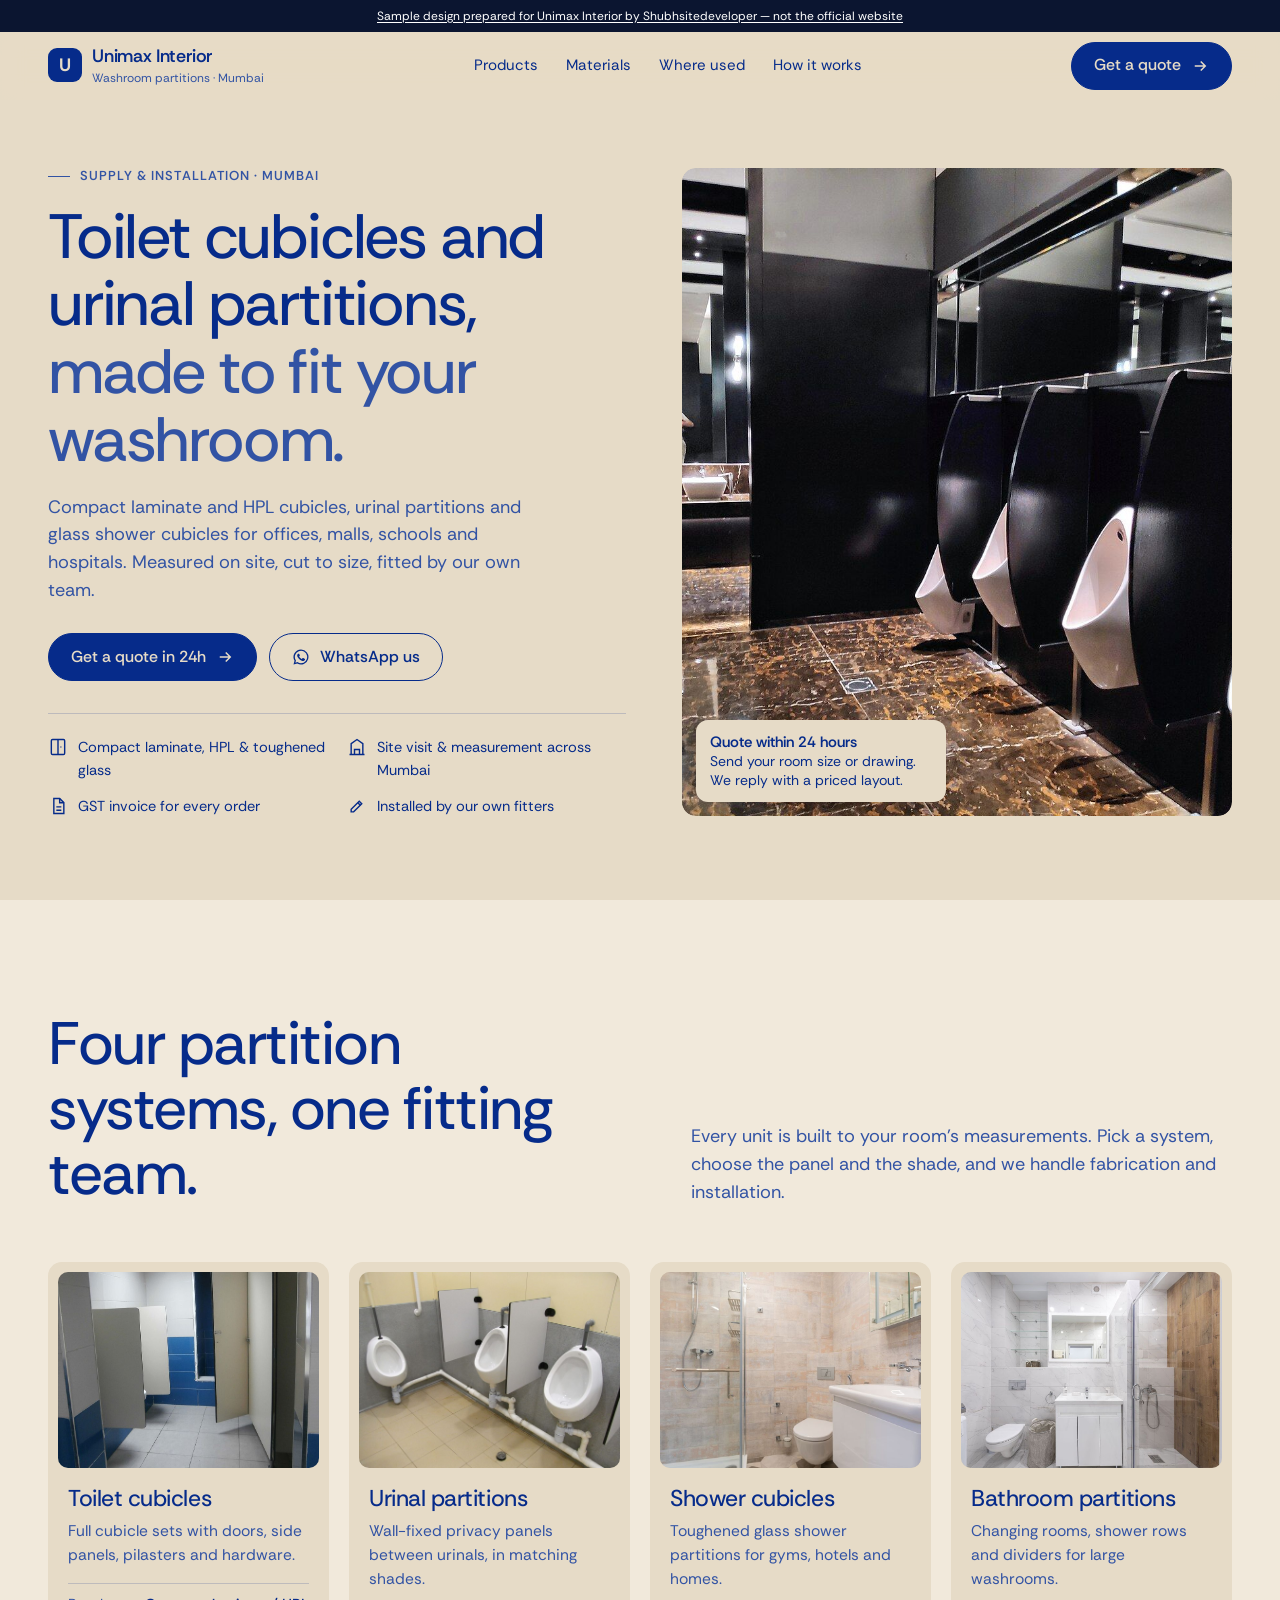
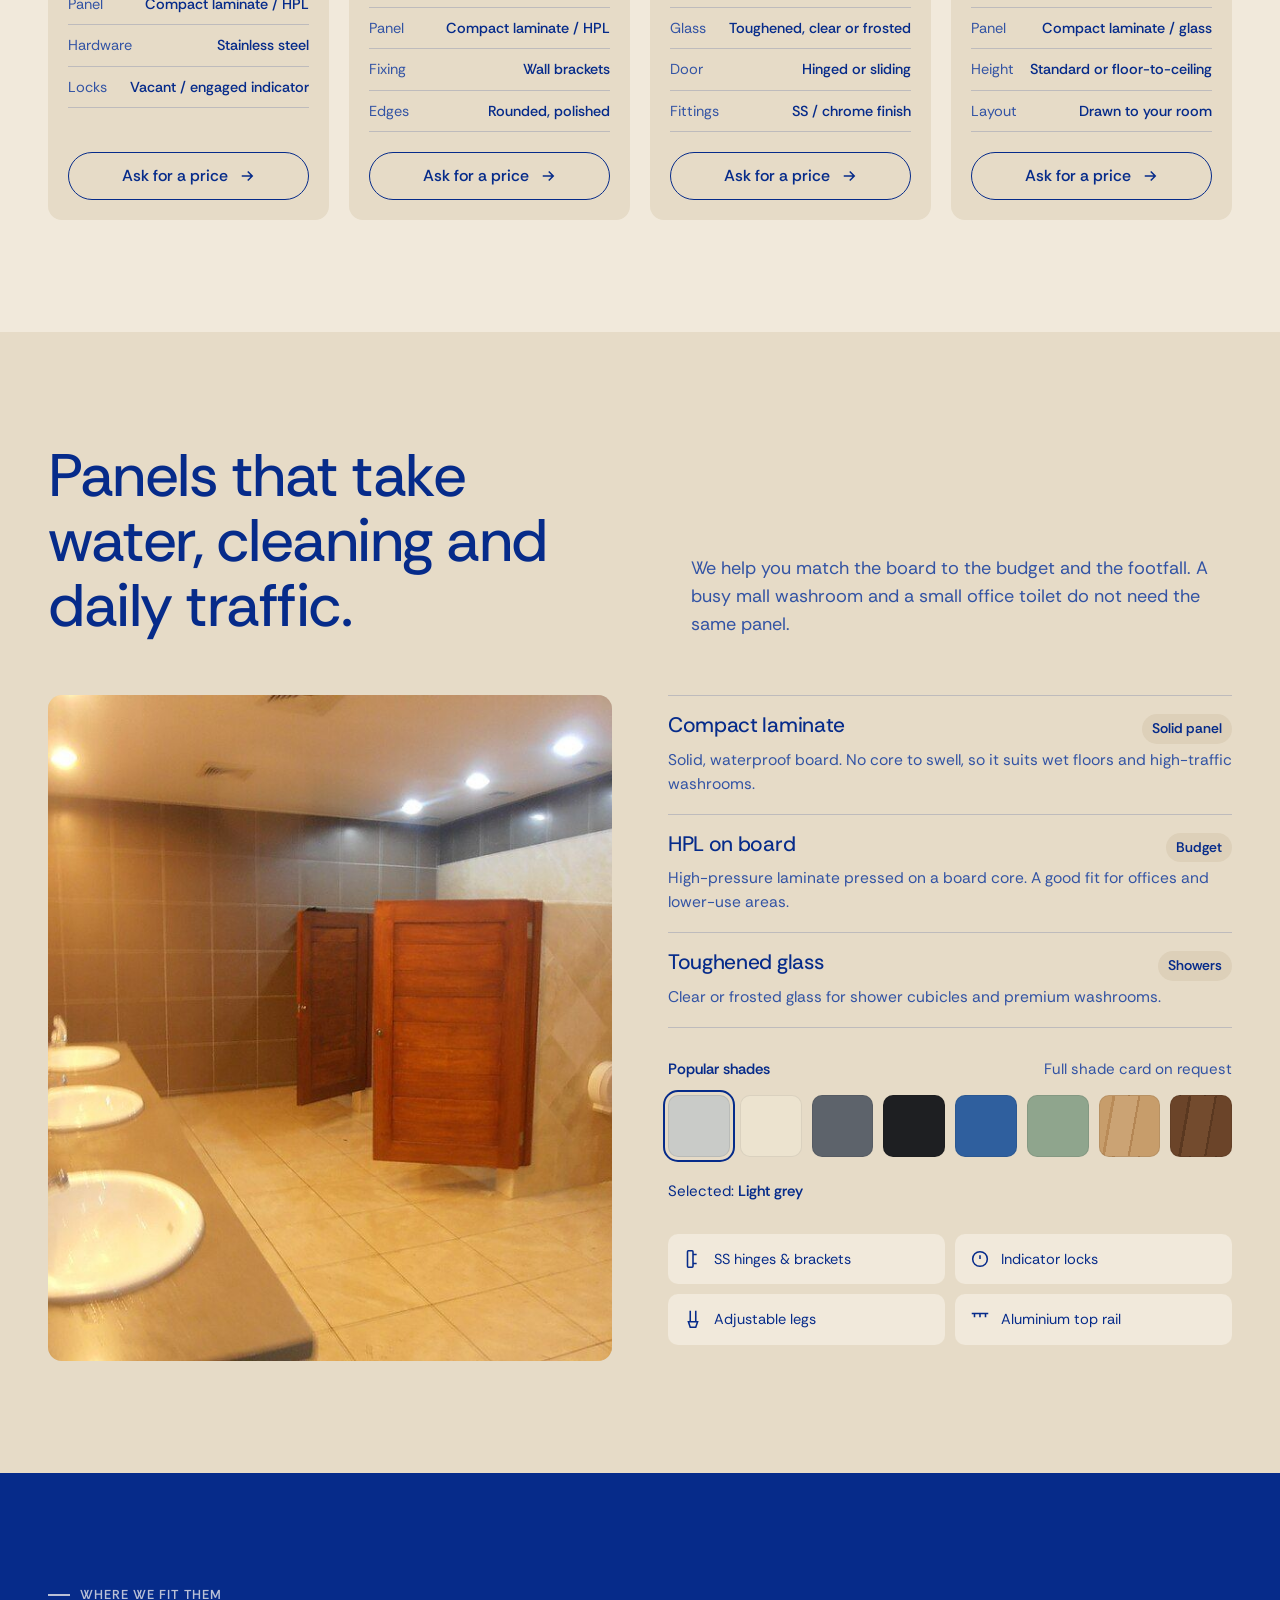
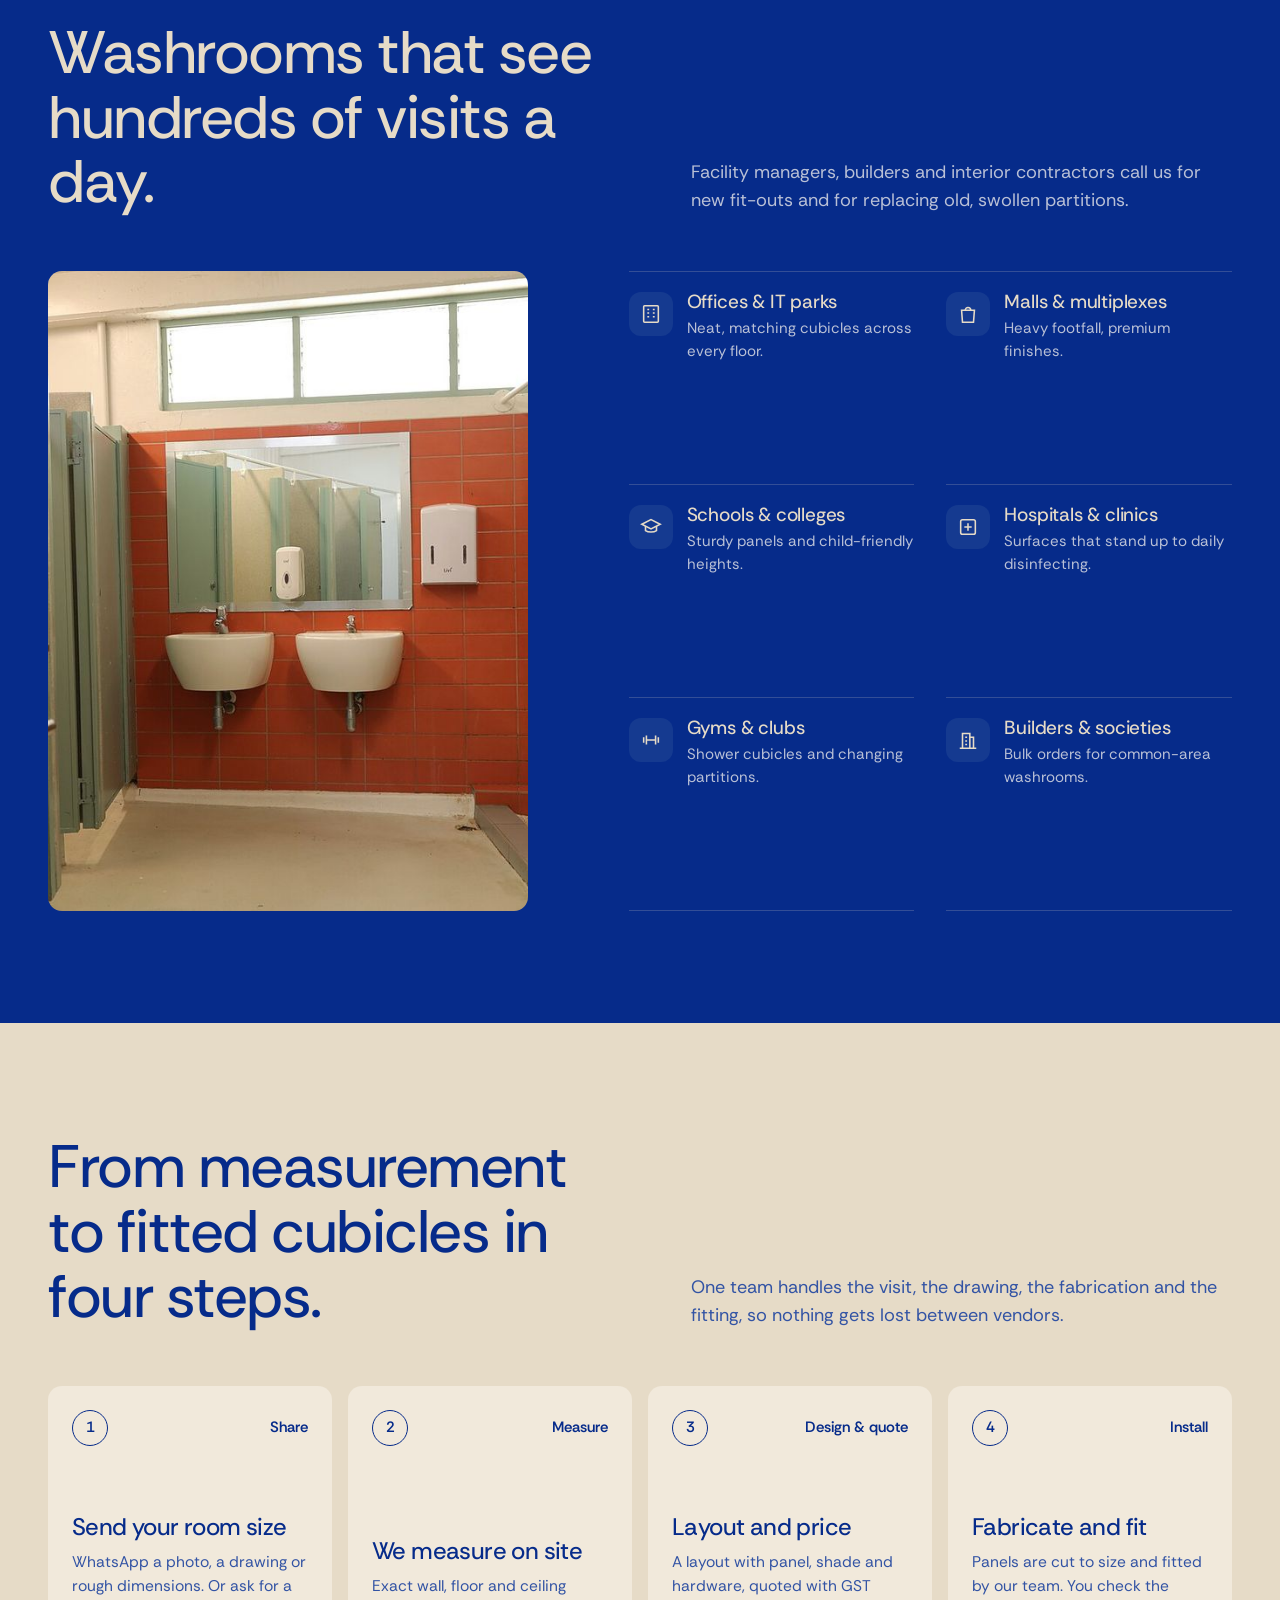
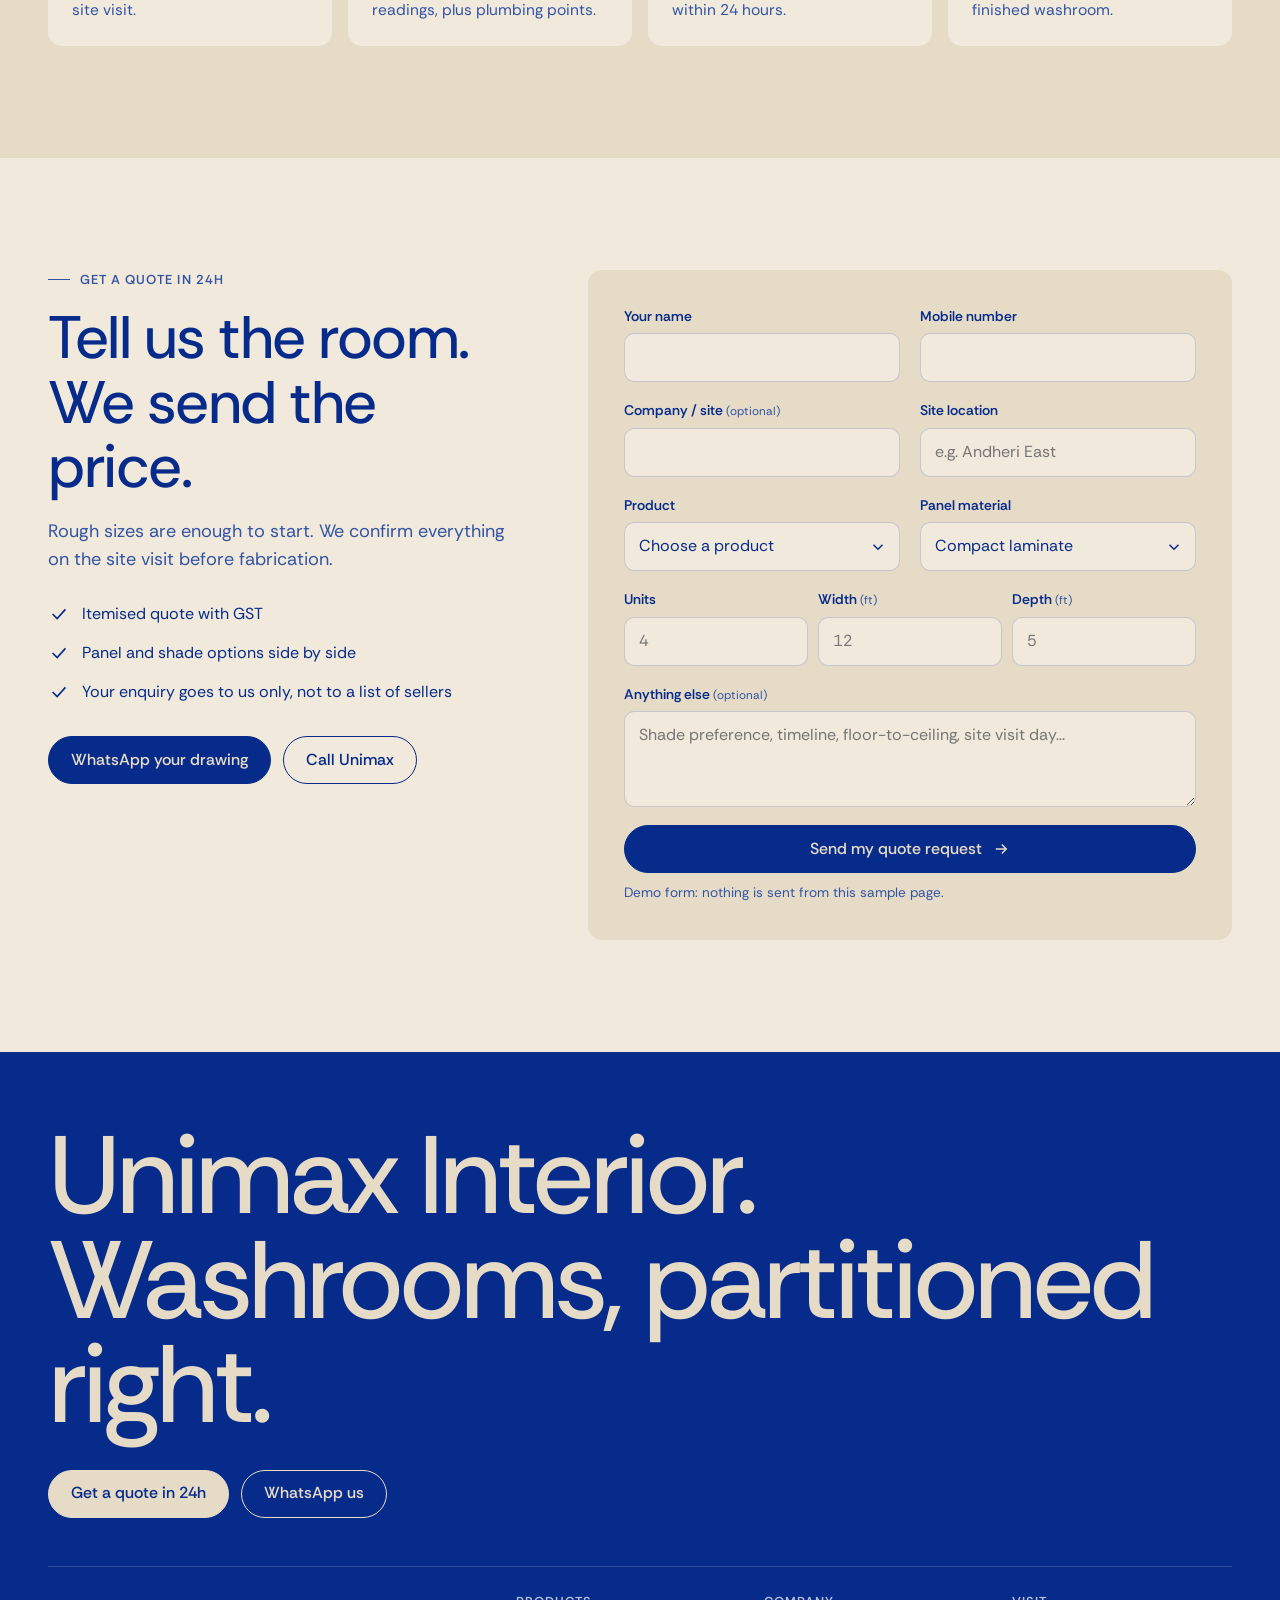
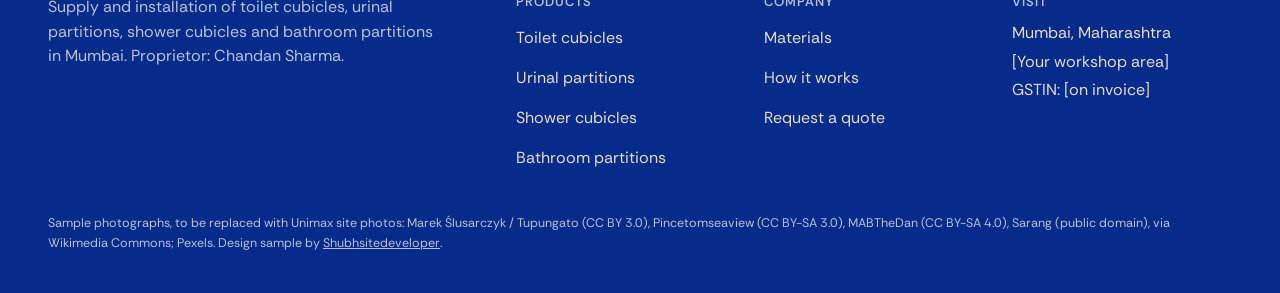
<file: demos/unimax-interior/index.html>
<!doctype html>
<html lang="en" data-type="service">
<head>
<meta charset="utf-8">
<meta name="viewport" content="width=device-width, initial-scale=1, viewport-fit=cover">
<title>Unimax Interior | Toilet Cubicles &amp; Urinal Partitions, Mumbai</title>
<meta name="description" content="Unimax Interior supplies and installs toilet cubicles, urinal partitions, shower cubicles and washroom partitions in compact laminate, HPL and glass for offices, malls, schools and hospitals in Mumbai.">
<meta name="robots" content="noindex,nofollow">
<meta name="page-type" content="service">
<meta name="site-kind" content="other">
<meta name="theme-color" content="#062b8a">
<meta property="og:title" content="Unimax Interior | Toilet cubicles and washroom partitions, Mumbai">
<meta property="og:description" content="Cubicles, urinal partitions and shower cubicles, measured on site and installed across Mumbai.">
<meta property="og:image" content="assets/hero-washroom.jpg">
<link rel="icon" href="data:image/svg+xml,%3Csvg xmlns='http://www.w3.org/2000/svg' viewBox='0 0 64 64'%3E%3Crect width='64' height='64' rx='14' fill='%23062b8a'/%3E%3Ctext x='32' y='45' font-family='Arial,Helvetica,sans-serif' font-size='38' font-weight='700' text-anchor='middle' fill='%23e6dbc7'%3EU%3C/text%3E%3C/svg%3E">
<link rel="preconnect" href="https://fonts.googleapis.com">
<link rel="preconnect" href="https://fonts.gstatic.com" crossorigin>
<link href="https://fonts.googleapis.com/css2?family=Rethink+Sans:wght@400..700&display=swap" rel="stylesheet">
<link rel="preload" as="image" href="assets/hero-washroom.jpg">
<style>
/* Deal (tasteskill): service page - palette cobalt-on-sand (warm stone ground like a laminate shade card, cobalt ink like a site drawing),
   type Rethink Sans, radius soft, moment: picture-develops (finishes section). */
:root {
  --p-bg: #e6dbc7; --p-surface: #ddd0b9; --p-ink: #062b8a; --p-muted: #3253a4;
  --p-accent: #062b8a; --p-accent-ink: #e6dbc7;
  --p-inv-bg: #062b8a; --p-inv-surface: #153a90; --p-inv-ink: #e6dbc7; --p-inv-muted: #b9c0d6;
  --p-line: rgba(6, 43, 138, .18);
  --p-paper: #f1e9db;
  --font: "Rethink Sans", system-ui, -apple-system, "Segoe UI", sans-serif;
  --r: 14px; --r-sm: 10px;
  --gutter: 16px;
  --wrap: 1240px;
  --ribbon: 32px;
  --nav: 60px;
  --ease: cubic-bezier(.2, .7, .2, 1);
}
@media (min-width: 768px) { :root { --gutter: 32px; --nav: 68px; } }
@media (min-width: 1100px) { :root { --gutter: 48px; } }

*, *::before, *::after { box-sizing: border-box; }
html { -webkit-text-size-adjust: 100%; scroll-behavior: smooth; scroll-padding-top: calc(var(--ribbon) + var(--nav) + 8px); }
body { margin: 0; background: var(--p-bg); color: var(--p-ink); font-family: var(--font); font-size: 16px; line-height: 1.55; -webkit-font-smoothing: antialiased; overflow-x: hidden; }
img { display: block; max-width: 100%; }
a { color: inherit; }
button, input, select, textarea { font: inherit; color: inherit; }
h1, h2, h3 { font-weight: 450; letter-spacing: -0.025em; line-height: 1.08; margin: 0; }
p { margin: 0; }
.wrap { width: 100%; max-width: calc(var(--wrap) + 2 * var(--gutter)); margin: 0 auto; padding: 0 var(--gutter); }
.skip { position: absolute; left: 8px; top: -60px; background: var(--p-ink); color: var(--p-bg); padding: 10px 14px; border-radius: 8px; z-index: 100; }
.skip:focus { top: calc(var(--ribbon) + 8px); }
:focus-visible { outline: 3px solid #c2501b; outline-offset: 3px; border-radius: 6px; }

/* ---------- Demo ribbon ---------- */
.ribbon { position: fixed; inset: 0 0 auto 0; height: var(--ribbon); z-index: 60; background: #0b1530; color: #e6dbc7; font-size: 12px; display: flex; align-items: center; justify-content: center; padding: 0 12px; text-align: center; line-height: 1.2; }
.ribbon a { color: #fff; text-decoration: underline; text-underline-offset: 2px; white-space: nowrap; overflow: hidden; text-overflow: ellipsis; }
.ribbon .long { display: none; }
@media (min-width: 700px) { .ribbon .long { display: inline; } .ribbon .short { display: none; } }

/* ---------- Nav ---------- */
.nav { position: fixed; top: var(--ribbon); left: 0; right: 0; height: var(--nav); z-index: 50; background: color-mix(in srgb, var(--p-bg) 88%, transparent); backdrop-filter: saturate(1.4) blur(12px); -webkit-backdrop-filter: saturate(1.4) blur(12px); border-bottom: 1px solid transparent; transition: border-color .3s; }
.nav.scrolled { border-bottom-color: var(--p-line); }
.nav .wrap { height: 100%; display: flex; align-items: center; justify-content: space-between; gap: 16px; }
.brand { display: flex; align-items: center; gap: 10px; text-decoration: none; font-weight: 600; letter-spacing: -0.01em; font-size: 18px; }
.brand-mark { width: 34px; height: 34px; border-radius: 9px; background: var(--p-ink); color: var(--p-bg); display: grid; place-items: center; font-weight: 700; font-size: 18px; }
.brand small { display: block; font-weight: 400; font-size: 12px; color: var(--p-muted); letter-spacing: 0; margin-top: -2px; }
.nav-links { display: none; gap: 28px; list-style: none; margin: 0; padding: 0; }
.nav-links a { text-decoration: none; font-size: 15px; position: relative; padding: 6px 0; }
.nav-links a::after { content: ""; position: absolute; left: 0; right: 0; bottom: 0; height: 1.5px; background: currentColor; transform: scaleX(0); transform-origin: left; transition: transform .3s var(--ease); }
.nav-links a:hover::after { transform: scaleX(1); }
.nav .nav-cta { display: none; }
@media (min-width: 960px) { .nav-links { display: flex; } .nav .nav-cta { display: inline-flex; } .menu-btn { display: none !important; } }
.menu-btn { width: 44px; height: 44px; border: 1px solid var(--p-line); background: transparent; border-radius: 12px; display: grid; place-items: center; cursor: pointer; }
.menu-btn span { display: block; width: 18px; height: 1.5px; background: var(--p-ink); position: relative; transition: transform .3s var(--ease), background .2s; }
.menu-btn span::before, .menu-btn span::after { content: ""; position: absolute; left: 0; width: 18px; height: 1.5px; background: var(--p-ink); transition: transform .3s var(--ease); }
.menu-btn span::before { top: -6px; } .menu-btn span::after { top: 6px; }
.menu-btn[aria-expanded="true"] span { background: transparent; }
.menu-btn[aria-expanded="true"] span::before { transform: translateY(6px) rotate(45deg); }
.menu-btn[aria-expanded="true"] span::after { transform: translateY(-6px) rotate(-45deg); }
.menu { position: fixed; inset: calc(var(--ribbon) + var(--nav)) 0 0 0; background: var(--p-bg); z-index: 49; padding: 24px var(--gutter); display: flex; flex-direction: column; gap: 4px; opacity: 0; visibility: hidden; transform: translateY(-8px); transition: opacity .25s, transform .25s var(--ease), visibility .25s; }
.menu.open { opacity: 1; visibility: visible; transform: none; }
.menu a { font-size: 28px; text-decoration: none; padding: 12px 0; border-bottom: 1px solid var(--p-line); letter-spacing: -0.02em; }
.menu .btn { margin-top: 24px; font-size: 17px; border: 0; }

/* ---------- Buttons ---------- */
.btn { display: inline-flex; align-items: center; justify-content: center; gap: 10px; min-height: 48px; padding: 0 22px; border-radius: 999px; font-weight: 500; font-size: 16px; text-decoration: none; cursor: pointer; border: 1.5px solid var(--p-ink); transition: transform .2s var(--ease), background .2s, color .2s, box-shadow .2s; -webkit-tap-highlight-color: transparent; }
.btn:hover { transform: translateY(-2px); }
.btn:active { transform: translateY(0) scale(.98); }
.btn-solid { background: var(--p-ink); color: var(--p-bg); }
.btn-solid:hover { box-shadow: 0 8px 20px -10px rgba(6,43,138,.7); }
.btn-line { background: transparent; color: var(--p-ink); }
.btn-line:hover { background: var(--p-ink); color: var(--p-bg); }
.btn svg { width: 18px; height: 18px; flex: none; }
.btn .arr { transition: transform .25s var(--ease); }
.btn:hover .arr { transform: translateX(3px); }

/* ---------- Common ---------- */
main > section { padding: 72px 0; }
@media (min-width: 1024px) { main > section { padding: 112px 0; } }
.eyebrow { font-size: 13px; font-weight: 600; letter-spacing: .08em; text-transform: uppercase; color: var(--p-muted); margin-bottom: 16px; display: flex; align-items: center; gap: 10px; }
.eyebrow::before { content: ""; width: 22px; height: 1.5px; background: currentColor; }
.h2 { font-size: clamp(34px, 5.2vw, 60px); max-width: 16ch; }
.lede { font-size: 18px; color: var(--p-muted); max-width: 56ch; margin-top: 18px; }
.sec-head { display: grid; gap: 8px; margin-bottom: 40px; }
@media (min-width: 1024px) { .sec-head { grid-template-columns: 1.1fr 1fr; align-items: end; gap: 48px; margin-bottom: 56px; } .sec-head .lede { margin-top: 0; justify-self: end; } }
.frame { overflow: hidden; border-radius: var(--r); background: var(--p-surface); }
.frame img { width: 100%; height: 100%; object-fit: cover; transition: transform .7s var(--ease); }
a:hover .frame img, .card:hover .frame img, .frame:hover img { transform: scale(1.03); }

/* ---------- Hero ---------- */
.hero { padding: calc(var(--ribbon) + var(--nav) + 24px) 0 40px; min-height: 100svh; display: flex; align-items: center; }
.hero .wrap { display: grid; gap: 28px; }
.hero h1 { font-size: clamp(36px, 4.9vw, 68px); letter-spacing: -0.035em; max-width: 15ch; }
.hero h1 em { font-style: normal; color: var(--p-muted); }
.hero-sub { font-size: 18px; color: var(--p-muted); max-width: 46ch; margin-top: 20px; }
.hero-actions { display: flex; flex-wrap: wrap; gap: 12px; margin-top: 28px; }
.hero-facts { list-style: none; padding: 0; margin: 0; display: grid; grid-template-columns: 1fr 1fr; gap: 14px 20px; border-top: 1px solid var(--p-line); padding-top: 22px; font-size: 14.5px; }
.hero-facts li { display: flex; gap: 10px; align-items: flex-start; }
.hero-facts svg { width: 20px; height: 20px; flex: none; margin-top: 1px; }
.hero-photo { position: relative; aspect-ratio: 4 / 3; }
.hero-photo img { object-position: 70% 50%; }
.hero-tag { position: absolute; left: 14px; bottom: 14px; background: var(--p-bg); color: var(--p-ink); border-radius: 12px; padding: 12px 14px; font-size: 14px; line-height: 1.35; max-width: 250px; box-shadow: 0 10px 30px -14px rgba(0,0,0,.45); }
.hero-tag strong { display: block; font-size: 15px; font-weight: 600; }
@media (max-width: 559px) { .hero-actions .btn { flex: 1 1 100%; } }
@media (min-width: 960px) {
  .hero .wrap { grid-template-columns: 1.05fr 1fr; grid-template-areas: "text photo" "facts photo"; column-gap: 56px; row-gap: 32px; align-items: center; }
  .hero-text { grid-area: text; align-self: end; } .hero-facts { grid-area: facts; align-self: start; } .hero-photo { grid-area: photo; }
  .hero-photo { aspect-ratio: auto; height: min(72svh, 660px); }
}
[data-enter] > * { opacity: 0; transform: translateY(14px); animation: enter .9s var(--ease) forwards; }
[data-enter] > *:nth-child(2) { animation-delay: .12s; }
[data-enter] > *:nth-child(3) { animation-delay: .22s; }
[data-enter] > *:nth-child(4) { animation-delay: .32s; }
[data-enter] > *:nth-child(5) { animation-delay: .42s; }
.hero-photo { opacity: 0; clip-path: inset(6% 0 0 0 round var(--r)); animation: reveal 1.2s .15s var(--ease) forwards; }
.hero-facts { opacity: 0; transform: translateY(14px); animation: enter .9s .5s var(--ease) forwards; }
@keyframes enter { to { opacity: 1; transform: none; } }
@keyframes reveal { to { opacity: 1; clip-path: inset(0 0 0 0 round var(--r)); } }

/* ---------- Products ---------- */
.products { background: var(--p-paper); }
.p-grid { display: grid; gap: 20px; }
@media (min-width: 700px) { .p-grid { grid-template-columns: 1fr 1fr; } }
@media (min-width: 1100px) { .p-grid { grid-template-columns: repeat(4, 1fr); gap: 20px; } }
.card { background: var(--p-bg); border-radius: var(--r); padding: 10px; display: flex; flex-direction: column; transition: transform .3s var(--ease), box-shadow .3s; }
.card:hover { transform: translateY(-2px); box-shadow: 0 18px 36px -24px rgba(6,43,138,.55); }
.card .frame { aspect-ratio: 4 / 3; border-radius: var(--r-sm); }
.card-body { padding: 18px 10px 10px; display: flex; flex-direction: column; flex: 1; }
.card h3 { font-size: 23px; letter-spacing: -0.02em; }
.card p { color: var(--p-muted); margin-top: 8px; font-size: 15.5px; }
.specs { list-style: none; padding: 0; margin: 16px 0 20px; font-size: 14.5px; border-top: 1px solid var(--p-line); }
.specs li { display: flex; justify-content: space-between; gap: 12px; padding: 9px 0; border-bottom: 1px solid var(--p-line); }
.specs li span:first-child { color: var(--p-muted); }
.specs li span:last-child { text-align: right; font-weight: 500; }
.card .btn { margin-top: auto; width: 100%; }

/* ---------- Finishes ---------- */
.finish-grid { display: grid; gap: 28px; }
@media (min-width: 1024px) { .finish-grid { grid-template-columns: 1fr 1fr; gap: 56px; align-items: stretch; } }
.develop { aspect-ratio: 4 / 3.2; }
@media (min-width: 1024px) { .develop { aspect-ratio: auto; min-height: 560px; } }
.develop img { filter: grayscale(1) contrast(.75) brightness(1.15); transform: scale(1.06); transition: filter 1.6s ease, transform 1.6s var(--ease); }
.develop.in img { filter: none; transform: scale(1); }
.develop.in:hover img { transform: scale(1.03); transition: transform .7s var(--ease); }
.materials { display: grid; gap: 0; border-top: 1px solid var(--p-line); }
.mat { display: grid; grid-template-columns: 1fr auto; gap: 4px 16px; padding: 18px 0; border-bottom: 1px solid var(--p-line); }
.mat h3 { font-size: 21px; letter-spacing: -0.015em; }
.mat .thk { font-size: 14px; font-weight: 600; background: var(--p-surface); border-radius: 999px; padding: 4px 10px; align-self: start; white-space: nowrap; }
.mat p { grid-column: 1 / -1; color: var(--p-muted); font-size: 15.5px; }
.swatch-head { margin-top: 30px; font-weight: 600; font-size: 15px; display: flex; justify-content: space-between; gap: 12px; flex-wrap: wrap; }
.swatch-head span:last-child { font-weight: 400; color: var(--p-muted); }
.swatches { display: grid; grid-template-columns: repeat(4, 1fr); gap: 10px; margin-top: 14px; list-style: none; padding: 0; }
@media (min-width: 560px) { .swatches { grid-template-columns: repeat(8, 1fr); } }
.sw { aspect-ratio: 1; border-radius: 10px; border: 1px solid rgba(0,0,0,.08); position: relative; cursor: pointer; transition: transform .2s var(--ease); padding: 0; width: 100%; min-height: 44px; }
.sw:hover { transform: translateY(-2px); }
.sw[aria-pressed="true"] { outline: 2.5px solid var(--p-ink); outline-offset: 3px; }
.sw-name { margin-top: 12px; font-size: 15px; min-height: 24px; }
.sw-name b { font-weight: 600; }
.hardware { margin-top: 30px; display: grid; grid-template-columns: 1fr 1fr; gap: 10px; list-style: none; padding: 0; }
.hardware li { background: var(--p-paper); border-radius: var(--r-sm); padding: 14px; font-size: 14.5px; display: flex; gap: 10px; align-items: flex-start; }
.hardware svg { width: 22px; height: 22px; flex: none; }

/* ---------- Sectors (inverse band) ---------- */
.sectors { background: var(--p-inv-bg); color: var(--p-inv-ink); }
.sectors .eyebrow { color: var(--p-inv-muted); }
.sectors .lede { color: var(--p-inv-muted); }
.sector-grid { display: grid; gap: 28px; }
@media (min-width: 1024px) { .sector-grid { grid-template-columns: 1fr 1.15fr; gap: 56px; align-items: stretch; } }
.sector-photo { aspect-ratio: 3 / 4; max-height: 640px; background: var(--p-inv-surface); }
@media (max-width: 1023px) { .sector-photo { aspect-ratio: 4 / 3.4; } }
.sector-list { list-style: none; margin: 0; padding: 0; display: grid; grid-template-columns: 1fr; border-top: 1px solid rgba(230,219,199,.2); }
@media (min-width: 560px) { .sector-list { grid-template-columns: 1fr 1fr; column-gap: 32px; } }
.sector-list li { display: grid; grid-template-columns: 44px 1fr; gap: 14px; padding: 20px 0; border-bottom: 1px solid rgba(230,219,199,.2); }
.sector-list .ic { width: 44px; height: 44px; border-radius: 12px; background: var(--p-inv-surface); display: grid; place-items: center; }
.sector-list svg { width: 22px; height: 22px; }
.sector-list h3 { font-size: 19px; letter-spacing: -0.01em; }
.sector-list p { color: var(--p-inv-muted); font-size: 15px; margin-top: 4px; }

/* ---------- Process ---------- */
.steps { list-style: none; padding: 0; margin: 0; display: grid; gap: 16px; counter-reset: s; }
@media (min-width: 700px) { .steps { grid-template-columns: 1fr 1fr; } }
@media (min-width: 1100px) { .steps { grid-template-columns: repeat(4, 1fr); } }
.step { background: var(--p-paper); border-radius: var(--r); padding: 24px; display: flex; flex-direction: column; gap: 10px; transition: transform .3s var(--ease); }
.step:hover { transform: translateY(-2px); }
.step-n { font-size: 15px; font-weight: 600; display: flex; justify-content: space-between; align-items: center; }
.step-n i { font-style: normal; width: 36px; height: 36px; border-radius: 50%; border: 1.5px solid var(--p-ink); display: grid; place-items: center; }
.step h3 { font-size: 24px; margin-top: 18px; }
@media (min-width: 1100px) { .step { min-height: 260px; } .step h3 { margin-top: auto; } }
.step p { color: var(--p-muted); font-size: 15.5px; }
/* ---------- Quote ---------- */
.quote { background: var(--p-paper); }
.quote-grid { display: grid; gap: 36px; }
@media (min-width: 1024px) { .quote-grid { grid-template-columns: .85fr 1.15fr; gap: 64px; align-items: start; } }
.quote-aside ul { list-style: none; padding: 0; margin: 28px 0 0; display: grid; gap: 14px; }
.quote-aside li { display: flex; gap: 12px; align-items: flex-start; font-size: 16px; }
.quote-aside li svg { width: 22px; height: 22px; flex: none; margin-top: 1px; }
.quote-aside .direct { margin-top: 32px; display: flex; flex-wrap: wrap; gap: 12px; }
@media (max-width: 559px) { .quote-aside .direct .btn { flex: 1 1 100%; } }
form.qf { background: var(--p-bg); border-radius: var(--r); padding: 22px; display: grid; gap: 16px; grid-template-columns: 1fr 1fr; }
@media (min-width: 768px) { form.qf { padding: 36px; gap: 18px 20px; } }
.f { display: grid; gap: 6px; grid-column: 1 / -1; }
@media (min-width: 560px) { .f.half { grid-column: span 1; } }
.f.third { grid-column: span 1; }
.f label, .f legend { font-size: 14px; font-weight: 600; }
.f label small { font-weight: 400; color: var(--p-muted); }
.f input, .f select, .f textarea { width: 100%; min-height: 48px; border: 1.5px solid var(--p-line); background: var(--p-paper); border-radius: 10px; padding: 11px 14px; font-size: 16px; transition: border-color .2s, background .2s; appearance: none; -webkit-appearance: none; }
.f select { background-image: url("data:image/svg+xml,%3Csvg xmlns='http://www.w3.org/2000/svg' viewBox='0 0 24 24' fill='none' stroke='%23062b8a' stroke-width='2'%3E%3Cpath d='m6 9 6 6 6-6'/%3E%3C/svg%3E"); background-repeat: no-repeat; background-position: right 12px center; background-size: 18px; padding-right: 40px; }
.f textarea { min-height: 96px; resize: vertical; }
.f input:focus, .f select:focus, .f textarea:focus { outline: none; border-color: var(--p-ink); background: #fff; }
.f .err { color: #a3301b; font-size: 13.5px; display: none; }
.f.bad input, .f.bad select { border-color: #a3301b; }
.f.bad .err { display: block; }
.size-row { display: grid; grid-template-columns: 1fr 1fr 1fr; gap: 10px; grid-column: 1 / -1; }
.size-row .f { grid-column: auto; }
.qf .submit { grid-column: 1 / -1; display: flex; flex-direction: column; gap: 10px; }
.qf .submit .btn { width: 100%; }
.qf .note { font-size: 13.5px; color: var(--p-muted); }
.thanks { display: none; grid-column: 1 / -1; text-align: left; padding: 12px 4px; }
.thanks h3 { font-size: 30px; }
.thanks p { color: var(--p-muted); margin-top: 10px; }
form.qf.sent > :not(.thanks) { display: none; }
form.qf.sent .thanks { display: block; animation: enter .6s var(--ease) both; }

/* ---------- Footer ---------- */
.foot { background: var(--p-inv-bg); color: var(--p-inv-ink); padding: 72px 0 calc(110px + env(safe-area-inset-bottom)); }
@media (min-width: 960px) { .foot { padding-bottom: 40px; } }
.foot-big { font-size: clamp(40px, 8.6vw, 124px); letter-spacing: -0.045em; line-height: .95; font-weight: 450; }
.foot-grid { display: grid; gap: 28px; margin-top: 48px; padding-top: 28px; border-top: 1px solid rgba(230,219,199,.2); grid-template-columns: 1fr 1fr; }
@media (min-width: 960px) { .foot-grid { grid-template-columns: 2fr 1fr 1fr 1fr; } }
.foot-grid h3 { font-size: 13px; font-weight: 600; letter-spacing: .08em; text-transform: uppercase; color: var(--p-inv-muted); margin-bottom: 12px; }
.foot-grid ul { list-style: none; padding: 0; margin: 0; display: grid; gap: 4px; }
.foot-grid a { text-decoration: none; display: inline-flex; min-height: 36px; align-items: center; }
.foot-grid a:hover { text-decoration: underline; text-underline-offset: 3px; }
.foot-grid .about { grid-column: 1 / -1; color: var(--p-inv-muted); max-width: 40ch; }
@media (min-width: 960px) { .foot-grid .about { grid-column: auto; } }
.foot .btn-solid { background: var(--p-inv-ink); color: var(--p-inv-bg); border-color: var(--p-inv-ink); }
.foot .btn-line { color: var(--p-inv-ink); border-color: var(--p-inv-ink); }
.foot .btn-line:hover { background: var(--p-inv-ink); color: var(--p-inv-bg); }
.foot-actions { display: flex; flex-wrap: wrap; gap: 12px; margin-top: 32px; }
@media (max-width: 559px) { .foot-actions .btn { flex: 1 1 100%; } }
.credits { margin-top: 36px; font-size: 12.5px; color: var(--p-inv-muted); line-height: 1.6; }
.credits a { color: inherit; }

/* ---------- Mobile action bar ---------- */
.bar { position: fixed; left: 0; right: 0; bottom: 0; z-index: 40; display: grid; grid-template-columns: 1fr 1.25fr; gap: 10px; padding: 10px var(--gutter) calc(10px + env(safe-area-inset-bottom)); background: color-mix(in srgb, var(--p-bg) 92%, transparent); backdrop-filter: blur(12px); -webkit-backdrop-filter: blur(12px); border-top: 1px solid var(--p-line); transform: translateY(110%); transition: transform .35s var(--ease); }
.bar.show { transform: none; }
.bar .btn { min-height: 48px; padding: 0 14px; font-size: 15.5px; }
@media (min-width: 960px) { .bar { display: none; } }

/* ---------- Demo notice ---------- */
.toast { position: fixed; left: 50%; bottom: 92px; z-index: 70; transform: translate(-50%, 16px); opacity: 0; visibility: hidden; background: #0b1530; color: #f1e9db; border-radius: 14px; padding: 14px 16px 14px 18px; width: min(92vw, 400px); display: flex; gap: 12px; align-items: center; box-shadow: 0 20px 40px -16px rgba(0,0,0,.5); transition: opacity .25s, transform .3s var(--ease), visibility .25s; font-size: 15px; }
.toast.show { opacity: 1; visibility: visible; transform: translate(-50%, 0); }
@media (min-width: 960px) { .toast { bottom: 32px; } }
.toast b { color: #fff; }
.toast button { margin-left: auto; background: transparent; border: 1px solid rgba(241,233,219,.35); color: inherit; border-radius: 10px; min-width: 44px; min-height: 44px; cursor: pointer; }

@media (prefers-reduced-motion: reduce) {
  *, *::before, *::after { animation-duration: .01ms !important; animation-delay: 0s !important; transition-duration: .01ms !important; scroll-behavior: auto !important; }
  .develop img { filter: none; transform: none; }
}
</style>
</head>
<body>
<!-- Sample design for Unimax Interior by Shubhsitedeveloper. Photographs are licensed stand-ins (credited in the footer) until the client's own site photos replace them. -->
<a class="skip" href="#main">Skip to content</a>

<div class="ribbon" role="note">
  <a href="https://shubhsitedeveloper.github.io/" target="_blank" rel="noopener">
    <span class="long">Sample design prepared for Unimax Interior by Shubhsitedeveloper &mdash; not the official website</span>
    <span class="short">Sample for Unimax Interior by Shubhsitedeveloper &middot; not official</span>
  </a>
</div>

<header class="nav" id="nav">
  <div class="wrap">
    <a class="brand" href="#top" aria-label="Unimax Interior, back to top">
      <span class="brand-mark" aria-hidden="true">U</span>
      <span>Unimax Interior<small>Washroom partitions &middot; Mumbai</small></span>
    </a>
    <ul class="nav-links">
      <li><a href="#products">Products</a></li>
      <li><a href="#finishes">Materials</a></li>
      <li><a href="#sectors">Where used</a></li>
      <li><a href="#process">How it works</a></li>
    </ul>
    <a class="btn btn-solid nav-cta" href="#quote">Get a quote <svg class="arr" viewBox="0 0 24 24" fill="none" stroke="currentColor" stroke-width="2" aria-hidden="true"><path d="M5 12h14M13 6l6 6-6 6"/></svg></a>
    <button class="menu-btn" id="menuBtn" aria-label="Open menu" aria-expanded="false" aria-controls="menu"><span></span></button>
  </div>
</header>
<nav class="menu" id="menu" aria-label="Mobile">
  <a href="#products">Products</a>
  <a href="#finishes">Materials &amp; finishes</a>
  <a href="#sectors">Where used</a>
  <a href="#process">How it works</a>
  <a class="btn btn-solid" href="#quote">Get a quote in 24h</a>
</nav>

<main id="main">
  <!-- HERO -->
  <section class="hero" id="top" aria-labelledby="hero-title">
    <div class="wrap">
      <div class="hero-text" data-enter>
        <p class="eyebrow">Supply &amp; installation &middot; Mumbai</p>
        <h1 id="hero-title">Toilet cubicles and urinal partitions, <em>made to fit your washroom.</em></h1>
        <p class="hero-sub">Compact laminate and HPL cubicles, urinal partitions and glass shower cubicles for offices, malls, schools and hospitals. Measured on site, cut to size, fitted by our own team.</p>
        <div class="hero-actions">
          <a class="btn btn-solid" href="#quote">Get a quote in 24h <svg class="arr" viewBox="0 0 24 24" fill="none" stroke="currentColor" stroke-width="2" aria-hidden="true"><path d="M5 12h14M13 6l6 6-6 6"/></svg></a>
          <button class="btn btn-line" type="button" data-demo="WhatsApp">
            <svg viewBox="0 0 24 24" fill="currentColor" aria-hidden="true"><path d="M12 2a10 10 0 0 0-8.6 15.1L2 22l5-1.3A10 10 0 1 0 12 2Zm0 18.2c-1.5 0-3-.4-4.2-1.2l-.3-.2-3 .8.8-2.9-.2-.3A8.2 8.2 0 1 1 12 20.2Zm4.5-6.1c-.2-.1-1.5-.7-1.7-.8-.2-.1-.4-.1-.6.1l-.8 1c-.1.2-.3.2-.5.1a6.7 6.7 0 0 1-3.3-2.9c-.3-.4.3-.4.8-1.4.1-.2 0-.3 0-.4l-.8-1.8c-.2-.5-.4-.4-.6-.4h-.5c-.2 0-.5.1-.7.3-.2.3-.9.9-.9 2.2s.9 2.5 1.1 2.7c.1.2 1.8 2.8 4.4 3.9 1.6.7 2.3.8 3.1.6.5-.1 1.5-.6 1.7-1.2.2-.6.2-1.1.2-1.2-.1-.1-.3-.2-.5-.3Z"/></svg>
            WhatsApp us
          </button>
        </div>
      </div>
      <div class="hero-photo frame">
        <img src="assets/hero-washroom.jpg" alt="Commercial washroom with full-height black urinal partitions and a marble floor" width="1280" height="960" fetchpriority="high" data-source="stand-in" data-subject="urinal partitions in a commercial washroom">
        <p class="hero-tag"><strong>Quote within 24 hours</strong>Send your room size or drawing. We reply with a priced layout.</p>
      </div>
        <ul class="hero-facts">
          <li><svg viewBox="0 0 24 24" fill="none" stroke="currentColor" stroke-width="1.7" aria-hidden="true"><rect x="4" y="3" width="16" height="18" rx="1.5"/><path d="M12 3v18M15 12h1"/></svg>Compact laminate, HPL &amp; toughened glass</li>
          <li><svg viewBox="0 0 24 24" fill="none" stroke="currentColor" stroke-width="1.7" aria-hidden="true"><path d="M3 21h18M5 21V8l7-5 7 5v13M9 21v-6h6v6"/></svg>Site visit &amp; measurement across Mumbai</li>
          <li><svg viewBox="0 0 24 24" fill="none" stroke="currentColor" stroke-width="1.7" aria-hidden="true"><path d="M7 3h7l5 5v13H7z"/><path d="M14 3v5h5M10 13h6M10 17h6"/></svg>GST invoice for every order</li>
          <li><svg viewBox="0 0 24 24" fill="none" stroke="currentColor" stroke-width="1.7" aria-hidden="true"><path d="m14.7 6.3 3 3L8 19H5v-3z"/><path d="m13 8 3 3"/></svg>Installed by our own fitters</li>
        </ul>
    </div>
  </section>

  <!-- PRODUCTS -->
  <section class="products" id="products" aria-labelledby="products-title">
    <div class="wrap">
      <div class="sec-head">
        <div>
                    <h2 class="h2" id="products-title">Four partition systems, one fitting team.</h2>
        </div>
        <p class="lede">Every unit is built to your room's measurements. Pick a system, choose the panel and the shade, and we handle fabrication and installation.</p>
      </div>
      <div class="p-grid">
        <article class="card">
          <div class="frame"><img src="assets/toilet-cubicle.jpg" alt="Washroom with a row of laminate toilet cubicle doors and side panels" width="825" height="1100" loading="lazy" data-source="stand-in" data-subject="toilet cubicles" style="object-position:50% 70%"></div>
          <div class="card-body">
            <h3>Toilet cubicles</h3>
            <p>Full cubicle sets with doors, side panels, pilasters and hardware.</p>
            <ul class="specs">
              <li><span>Panel</span><span>Compact laminate / HPL</span></li>
              <li><span>Hardware</span><span>Stainless steel</span></li>
              <li><span>Locks</span><span>Vacant / engaged indicator</span></li>
            </ul>
            <a class="btn btn-line" href="#quote" data-product="Toilet cubicles">Ask for a price <svg class="arr" viewBox="0 0 24 24" fill="none" stroke="currentColor" stroke-width="2" aria-hidden="true"><path d="M5 12h14M13 6l6 6-6 6"/></svg></a>
          </div>
        </article>
        <article class="card">
          <div class="frame"><img src="assets/urinal-partition.jpg" alt="Three wall-hung urinals separated by white laminate privacy partitions" width="1100" height="825" loading="lazy" data-source="stand-in" data-subject="urinal partitions"></div>
          <div class="card-body">
            <h3>Urinal partitions</h3>
            <p>Wall-fixed privacy panels between urinals, in matching shades.</p>
            <ul class="specs">
              <li><span>Panel</span><span>Compact laminate / HPL</span></li>
              <li><span>Fixing</span><span>Wall brackets</span></li>
              <li><span>Edges</span><span>Rounded, polished</span></li>
            </ul>
            <a class="btn btn-line" href="#quote" data-product="Urinal partitions">Ask for a price <svg class="arr" viewBox="0 0 24 24" fill="none" stroke="currentColor" stroke-width="2" aria-hidden="true"><path d="M5 12h14M13 6l6 6-6 6"/></svg></a>
          </div>
        </article>
        <article class="card">
          <div class="frame"><img src="assets/shower-cubicle.jpg" alt="Glass shower cubicle with chrome fittings in a tiled bathroom" width="792" height="1100" loading="lazy" data-source="stand-in" data-subject="glass shower cubicle" style="object-position:30% 55%"></div>
          <div class="card-body">
            <h3>Shower cubicles</h3>
            <p>Toughened glass shower partitions for gyms, hotels and homes.</p>
            <ul class="specs">
              <li><span>Glass</span><span>Toughened, clear or frosted</span></li>
              <li><span>Door</span><span>Hinged or sliding</span></li>
              <li><span>Fittings</span><span>SS / chrome finish</span></li>
            </ul>
            <a class="btn btn-line" href="#quote" data-product="Shower cubicles">Ask for a price <svg class="arr" viewBox="0 0 24 24" fill="none" stroke="currentColor" stroke-width="2" aria-hidden="true"><path d="M5 12h14M13 6l6 6-6 6"/></svg></a>
          </div>
        </article>
        <article class="card">
          <div class="frame"><img src="assets/glass-partition.jpg" alt="Bathroom divided by a frameless glass partition with a marble-tiled shower area" width="1100" height="734" loading="lazy" data-source="stand-in" data-subject="glass bathroom partition" style="object-position:80% 50%"></div>
          <div class="card-body">
            <h3>Bathroom partitions</h3>
            <p>Changing rooms, shower rows and dividers for large washrooms.</p>
            <ul class="specs">
              <li><span>Panel</span><span>Compact laminate / glass</span></li>
              <li><span>Height</span><span>Standard or floor-to-ceiling</span></li>
              <li><span>Layout</span><span>Drawn to your room</span></li>
            </ul>
            <a class="btn btn-line" href="#quote" data-product="Bathroom partitions">Ask for a price <svg class="arr" viewBox="0 0 24 24" fill="none" stroke="currentColor" stroke-width="2" aria-hidden="true"><path d="M5 12h14M13 6l6 6-6 6"/></svg></a>
          </div>
        </article>
      </div>
    </div>
  </section>

  <!-- MATERIALS & FINISHES -->
  <section class="finishes" id="finishes" aria-labelledby="finishes-title">
    <div class="wrap">
      <div class="sec-head">
        <div>
                    <h2 class="h2" id="finishes-title">Panels that take water, cleaning and daily traffic.</h2>
        </div>
        <p class="lede">We help you match the board to the budget and the footfall. A busy mall washroom and a small office toilet do not need the same panel.</p>
      </div>
      <div class="finish-grid">
        <div class="frame develop" id="develop">
          <img src="assets/wood-finish.jpg" alt="Washroom with wood-grain cubicle doors beside a long vanity of basins" width="960" height="720" loading="lazy" data-source="stand-in" data-subject="wood-grain laminate cubicle finish" style="object-position:62% 50%">
        </div>
        <div>
          <div class="materials">
            <div class="mat"><h3>Compact laminate</h3><span class="thk">Solid panel</span><p>Solid, waterproof board. No core to swell, so it suits wet floors and high-traffic washrooms.</p></div>
            <div class="mat"><h3>HPL on board</h3><span class="thk">Budget</span><p>High-pressure laminate pressed on a board core. A good fit for offices and lower-use areas.</p></div>
            <div class="mat"><h3>Toughened glass</h3><span class="thk">Showers</span><p>Clear or frosted glass for shower cubicles and premium washrooms.</p></div>
          </div>
          <p class="swatch-head"><span>Popular shades</span><span>Full shade card on request</span></p>
          <ul class="swatches" aria-label="Shade examples">
            <li><button class="sw" type="button" aria-pressed="true" data-name="Light grey" style="background:#c9cbc8" aria-label="Light grey"></button></li>
            <li><button class="sw" type="button" aria-pressed="false" data-name="Ivory" style="background:#ece3cf" aria-label="Ivory"></button></li>
            <li><button class="sw" type="button" aria-pressed="false" data-name="Slate" style="background:#5d636b" aria-label="Slate"></button></li>
            <li><button class="sw" type="button" aria-pressed="false" data-name="Black" style="background:#1e1f22" aria-label="Black"></button></li>
            <li><button class="sw" type="button" aria-pressed="false" data-name="Ocean blue" style="background:#2f5f9e" aria-label="Ocean blue"></button></li>
            <li><button class="sw" type="button" aria-pressed="false" data-name="Sage" style="background:#8fa58d" aria-label="Sage"></button></li>
            <li><button class="sw" type="button" aria-pressed="false" data-name="Light oak" style="background:linear-gradient(100deg,#c79d6b 0 18%,#b98b58 18% 22%,#cba374 22% 55%,#b48654 55% 58%,#c79d6b 58%)" aria-label="Light oak wood grain"></button></li>
            <li><button class="sw" type="button" aria-pressed="false" data-name="Walnut" style="background:linear-gradient(100deg,#6b4429 0 25%,#5a3820 25% 29%,#734b2e 29% 62%,#5a3820 62% 65%,#6b4429 65%)" aria-label="Walnut wood grain"></button></li>
          </ul>
          <p class="sw-name" aria-live="polite">Selected: <b id="swName">Light grey</b></p>
          <ul class="hardware">
            <li><svg viewBox="0 0 24 24" fill="none" stroke="currentColor" stroke-width="1.7" aria-hidden="true"><rect x="6" y="3" width="6" height="18" rx="1"/><path d="M12 7h4M12 17h4"/></svg>SS hinges &amp; brackets</li>
            <li><svg viewBox="0 0 24 24" fill="none" stroke="currentColor" stroke-width="1.7" aria-hidden="true"><circle cx="12" cy="12" r="8"/><path d="M12 8v4"/></svg>Indicator locks</li>
            <li><svg viewBox="0 0 24 24" fill="none" stroke="currentColor" stroke-width="1.7" aria-hidden="true"><path d="M9 3v12M15 3v12M7 15h10l-2 6H9z"/></svg>Adjustable legs</li>
            <li><svg viewBox="0 0 24 24" fill="none" stroke="currentColor" stroke-width="1.7" aria-hidden="true"><path d="M3 6h18M6 6v4M12 6v4M18 6v4"/></svg>Aluminium top rail</li>
          </ul>
        </div>
      </div>
    </div>
  </section>

  <!-- SECTORS -->
  <section class="sectors" id="sectors" aria-labelledby="sectors-title">
    <div class="wrap">
      <div class="sec-head">
        <div>
          <p class="eyebrow">Where we fit them</p>
          <h2 class="h2" id="sectors-title">Washrooms that see hundreds of visits a day.</h2>
        </div>
        <p class="lede">Facility managers, builders and interior contractors call us for new fit-outs and for replacing old, swollen partitions.</p>
      </div>
      <div class="sector-grid">
        <div class="frame sector-photo"><img src="assets/cubicle-row.jpg" alt="Commercial washroom with grey laminate cubicle partitions and wash basins on a red tiled wall" width="1100" height="733" loading="lazy" data-source="stand-in" data-subject="commercial washroom partitions" style="object-position:45% 50%"></div>
        <ul class="sector-list">
          <li><span class="ic"><svg viewBox="0 0 24 24" fill="none" stroke="currentColor" stroke-width="1.7" aria-hidden="true"><rect x="4" y="3" width="16" height="18" rx="1"/><path d="M8 7h2M14 7h2M8 11h2M14 11h2M8 15h2M14 15h2"/></svg></span><div><h3>Offices &amp; IT parks</h3><p>Neat, matching cubicles across every floor.</p></div></li>
          <li><span class="ic"><svg viewBox="0 0 24 24" fill="none" stroke="currentColor" stroke-width="1.7" aria-hidden="true"><path d="M5 8h14l-1 13H6z"/><path d="M9 8a3 3 0 0 1 6 0"/></svg></span><div><h3>Malls &amp; multiplexes</h3><p>Heavy footfall, premium finishes.</p></div></li>
          <li><span class="ic"><svg viewBox="0 0 24 24" fill="none" stroke="currentColor" stroke-width="1.7" aria-hidden="true"><path d="m2 9 10-5 10 5-10 5z"/><path d="M6 11v5c3 2 9 2 12 0v-5"/></svg></span><div><h3>Schools &amp; colleges</h3><p>Sturdy panels and child-friendly heights.</p></div></li>
          <li><span class="ic"><svg viewBox="0 0 24 24" fill="none" stroke="currentColor" stroke-width="1.7" aria-hidden="true"><rect x="4" y="4" width="16" height="16" rx="2"/><path d="M12 8v8M8 12h8"/></svg></span><div><h3>Hospitals &amp; clinics</h3><p>Surfaces that stand up to daily disinfecting.</p></div></li>
          <li><span class="ic"><svg viewBox="0 0 24 24" fill="none" stroke="currentColor" stroke-width="1.7" aria-hidden="true"><path d="M4 9v6M7 7v10M17 7v10M20 9v6M7 12h10"/></svg></span><div><h3>Gyms &amp; clubs</h3><p>Shower cubicles and changing partitions.</p></div></li>
          <li><span class="ic"><svg viewBox="0 0 24 24" fill="none" stroke="currentColor" stroke-width="1.7" aria-hidden="true"><path d="M3 21h18M6 21V5h8v16M14 9h4v12M9 9h2M9 13h2M9 17h2"/></svg></span><div><h3>Builders &amp; societies</h3><p>Bulk orders for common-area washrooms.</p></div></li>
        </ul>
      </div>
    </div>
  </section>

  <!-- PROCESS -->
  <section class="process" id="process" aria-labelledby="process-title">
    <div class="wrap">
      <div class="sec-head">
        <div>
                    <h2 class="h2" id="process-title">From measurement to fitted cubicles in four steps.</h2>
        </div>
        <p class="lede">One team handles the visit, the drawing, the fabrication and the fitting, so nothing gets lost between vendors.</p>
      </div>
      <ol class="steps">
        <li class="step"><span class="step-n"><i>1</i>Share</span><h3>Send your room size</h3><p>WhatsApp a photo, a drawing or rough dimensions. Or ask for a site visit.</p></li>
        <li class="step"><span class="step-n"><i>2</i>Measure</span><h3>We measure on site</h3><p>Exact wall, floor and ceiling readings, plus plumbing points.</p></li>
        <li class="step"><span class="step-n"><i>3</i>Design &amp; quote</span><h3>Layout and price</h3><p>A layout with panel, shade and hardware, quoted with GST within 24 hours.</p></li>
        <li class="step"><span class="step-n"><i>4</i>Install</span><h3>Fabricate and fit</h3><p>Panels are cut to size and fitted by our team. You check the finished washroom.</p></li>
      </ol>
    </div>
  </section>

  <!-- QUOTE -->
  <section class="quote" id="quote" aria-labelledby="quote-title">
    <div class="wrap">
      <div class="quote-grid">
        <div class="quote-aside">
          <p class="eyebrow">Get a quote in 24h</p>
          <h2 class="h2" id="quote-title">Tell us the room. We send the price.</h2>
          <p class="lede">Rough sizes are enough to start. We confirm everything on the site visit before fabrication.</p>
          <ul>
            <li><svg viewBox="0 0 24 24" fill="none" stroke="currentColor" stroke-width="1.8" aria-hidden="true"><path d="m5 12 5 5 9-10"/></svg>Itemised quote with GST</li>
            <li><svg viewBox="0 0 24 24" fill="none" stroke="currentColor" stroke-width="1.8" aria-hidden="true"><path d="m5 12 5 5 9-10"/></svg>Panel and shade options side by side</li>
            <li><svg viewBox="0 0 24 24" fill="none" stroke="currentColor" stroke-width="1.8" aria-hidden="true"><path d="m5 12 5 5 9-10"/></svg>Your enquiry goes to us only, not to a list of sellers</li>
          </ul>
          <div class="direct">
            <button class="btn btn-solid" type="button" data-demo="WhatsApp">WhatsApp your drawing</button>
            <button class="btn btn-line" type="button" data-demo="Call">Call Unimax</button>
          </div>
        </div>

        <form class="qf" id="quoteForm" novalidate>
          <div class="f half"><label for="q-name">Your name</label><input id="q-name" name="name" autocomplete="name" required><span class="err">Please enter your name.</span></div>
          <div class="f half"><label for="q-phone">Mobile number</label><input id="q-phone" name="phone" type="tel" inputmode="numeric" autocomplete="tel" required pattern="[0-9 +]{10,14}"><span class="err">Enter a 10-digit mobile number.</span></div>
          <div class="f half"><label for="q-company">Company / site <small>(optional)</small></label><input id="q-company" name="company" autocomplete="organization"></div>
          <div class="f half"><label for="q-area">Site location</label><input id="q-area" name="area" placeholder="e.g. Andheri East" required><span class="err">Tell us the area.</span></div>
          <div class="f half"><label for="q-product">Product</label>
            <select id="q-product" name="product" required>
              <option value="">Choose a product</option>
              <option>Toilet cubicles</option>
              <option>Urinal partitions</option>
              <option>Shower cubicles</option>
              <option>Bathroom partitions</option>
              <option>Not sure yet</option>
            </select><span class="err">Choose a product.</span></div>
          <div class="f half"><label for="q-material">Panel material</label>
            <select id="q-material" name="material">
              <option>Compact laminate</option>
              <option>HPL on board</option>
              <option>Toughened glass</option>
              <option>Suggest one for me</option>
            </select></div>
          <div class="size-row">
            <div class="f"><label for="q-qty">Units</label><input id="q-qty" name="qty" type="number" min="1" inputmode="numeric" placeholder="4" required><span class="err">How many?</span></div>
            <div class="f"><label for="q-w">Width <small>(ft)</small></label><input id="q-w" name="width" type="number" min="0" step="0.1" inputmode="decimal" placeholder="12"></div>
            <div class="f"><label for="q-d">Depth <small>(ft)</small></label><input id="q-d" name="depth" type="number" min="0" step="0.1" inputmode="decimal" placeholder="5"></div>
          </div>
          <div class="f"><label for="q-msg">Anything else <small>(optional)</small></label><textarea id="q-msg" name="message" placeholder="Shade preference, timeline, floor-to-ceiling, site visit day..."></textarea></div>
          <div class="submit">
            <button class="btn btn-solid" type="submit">Send my quote request <svg class="arr" viewBox="0 0 24 24" fill="none" stroke="currentColor" stroke-width="2" aria-hidden="true"><path d="M5 12h14M13 6l6 6-6 6"/></svg></button>
            <p class="note">Demo form: nothing is sent from this sample page.</p>
          </div>
          <div class="thanks" role="status">
            <h3>Thanks, your request is noted</h3>
            <p>On the live site this goes straight to Unimax Interior, and you get a reply with a priced layout within 24 hours.</p>
            <button class="btn btn-line" type="button" id="again" style="margin-top:20px">Send another request</button>
          </div>
        </form>
      </div>
    </div>
  </section>
</main>

<footer class="foot">
  <div class="wrap">
    <p class="foot-big">Unimax Interior.<br>Washrooms, partitioned right.</p>
    <div class="foot-actions">
      <a class="btn btn-solid" href="#quote">Get a quote in 24h</a>
      <button class="btn btn-line" type="button" data-demo="WhatsApp">WhatsApp us</button>
    </div>
    <div class="foot-grid">
      <p class="about">Supply and installation of toilet cubicles, urinal partitions, shower cubicles and bathroom partitions in Mumbai. Proprietor: Chandan Sharma.</p>
      <div>
        <h3>Products</h3>
        <ul><li><a href="#products">Toilet cubicles</a></li><li><a href="#products">Urinal partitions</a></li><li><a href="#products">Shower cubicles</a></li><li><a href="#products">Bathroom partitions</a></li></ul>
      </div>
      <div>
        <h3>Company</h3>
        <ul><li><a href="#finishes">Materials</a></li><li><a href="#process">How it works</a></li><li><a href="#quote">Request a quote</a></li></ul>
      </div>
      <div>
        <h3>Visit</h3>
        <ul><li>Mumbai, Maharashtra</li><li>[Your workshop area]</li><li>GSTIN: [on invoice]</li></ul>
      </div>
    </div>
    <p class="credits">Sample photographs, to be replaced with Unimax site photos: Marek &#346;lusarczyk / Tupungato (CC BY 3.0), Pincetomseaview (CC BY-SA 3.0), MABTheDan (CC BY-SA 4.0), Sarang (public domain), via Wikimedia Commons; Pexels. Design sample by <a href="https://shubhsitedeveloper.github.io/" target="_blank" rel="noopener">Shubhsitedeveloper</a>.</p>
  </div>
</footer>

<div class="bar" id="bar">
  <button class="btn btn-line" type="button" data-demo="Call">
    <svg viewBox="0 0 24 24" fill="none" stroke="currentColor" stroke-width="1.8" aria-hidden="true"><path d="M5 4h4l2 5-2.5 1.5a11 11 0 0 0 5 5L15 13l5 2v4a2 2 0 0 1-2 2A16 16 0 0 1 3 6a2 2 0 0 1 2-2"/></svg>Call</button>
  <a class="btn btn-solid" href="#quote">Get a quote in 24h</a>
</div>

<div class="toast" id="toast" role="status" aria-live="polite">
  <span id="toastText"><b>Demo:</b> your WhatsApp number goes here.</span>
  <button type="button" id="toastClose" aria-label="Close notice">&#10005;</button>
</div>

<script>
(function () {
  var nav = document.getElementById('nav');
  var bar = document.getElementById('bar');
  var hero = document.getElementById('top');
  function onScroll() {
    var y = window.scrollY;
    nav.classList.toggle('scrolled', y > 8);
    var past = y > hero.offsetHeight * 0.6;
    var q = document.getElementById('quote').getBoundingClientRect();
    var inQuote = q.top < window.innerHeight && q.bottom > 0;
    bar.classList.toggle('show', past && !inQuote);
  }
  window.addEventListener('scroll', onScroll, { passive: true });
  onScroll();

  // Mobile menu
  var btn = document.getElementById('menuBtn'), menu = document.getElementById('menu');
  function setMenu(open) {
    btn.setAttribute('aria-expanded', open);
    btn.setAttribute('aria-label', open ? 'Close menu' : 'Open menu');
    menu.classList.toggle('open', open);
    document.body.style.overflow = open ? 'hidden' : '';
  }
  btn.addEventListener('click', function () { setMenu(btn.getAttribute('aria-expanded') !== 'true'); });
  menu.addEventListener('click', function (e) { if (e.target.closest('a')) setMenu(false); });
  document.addEventListener('keydown', function (e) { if (e.key === 'Escape') { setMenu(false); hideToast(); } });

  // Demo notice for contact buttons
  var toast = document.getElementById('toast'), tt = document.getElementById('toastText'), timer;
  function hideToast() { toast.classList.remove('show'); }
  document.querySelectorAll('[data-demo]').forEach(function (el) {
    el.addEventListener('click', function () {
      var kind = el.getAttribute('data-demo');
      tt.innerHTML = kind === 'Call'
        ? '<b>Demo:</b> your phone number goes here. Tapping it will start a call.'
        : '<b>Demo:</b> your WhatsApp number goes here. Tapping it will open a chat with you.';
      toast.classList.add('show');
      clearTimeout(timer); timer = setTimeout(hideToast, 4200);
    });
  });
  document.getElementById('toastClose').addEventListener('click', hideToast);

  // Product buttons preselect the form
  var sel = document.getElementById('q-product');
  document.querySelectorAll('[data-product]').forEach(function (a) {
    a.addEventListener('click', function () { sel.value = a.getAttribute('data-product'); });
  });

  // Swatches
  var swName = document.getElementById('swName');
  document.querySelectorAll('.sw').forEach(function (s) {
    s.addEventListener('click', function () {
      document.querySelectorAll('.sw').forEach(function (o) { o.setAttribute('aria-pressed', 'false'); });
      s.setAttribute('aria-pressed', 'true');
      swName.textContent = s.getAttribute('data-name');
    });
  });

  // Picture develops once when it comes on screen
  var dev = document.getElementById('develop');
  if ('IntersectionObserver' in window) {
    var io = new IntersectionObserver(function (es) {
      es.forEach(function (e) { if (e.isIntersecting) { dev.classList.add('in'); io.disconnect(); } });
    }, { threshold: 0.2 });
    io.observe(dev);
  } else { dev.classList.add('in'); }

  // Quote form: validates, then shows a thank-you. Nothing is sent.
  var form = document.getElementById('quoteForm');
  form.addEventListener('submit', function (e) {
    e.preventDefault();
    var ok = true, first = null;
    form.querySelectorAll('[required]').forEach(function (inp) {
      var f = inp.closest('.f');
      var valid = inp.checkValidity() && String(inp.value).trim() !== '';
      f.classList.toggle('bad', !valid);
      if (!valid) { ok = false; if (!first) first = inp; }
    });
    if (!ok) { first.focus(); return; }
    form.classList.add('sent');
    form.querySelector('.thanks h3').setAttribute('tabindex', '-1');
    form.querySelector('.thanks h3').focus();
  });
  form.addEventListener('input', function (e) { var f = e.target.closest('.f'); if (f && f.classList.contains('bad') && e.target.checkValidity()) f.classList.remove('bad'); });
  document.getElementById('again').addEventListener('click', function () { form.reset(); form.classList.remove('sent'); });
})();
</script>
</body>
</html>
</file>
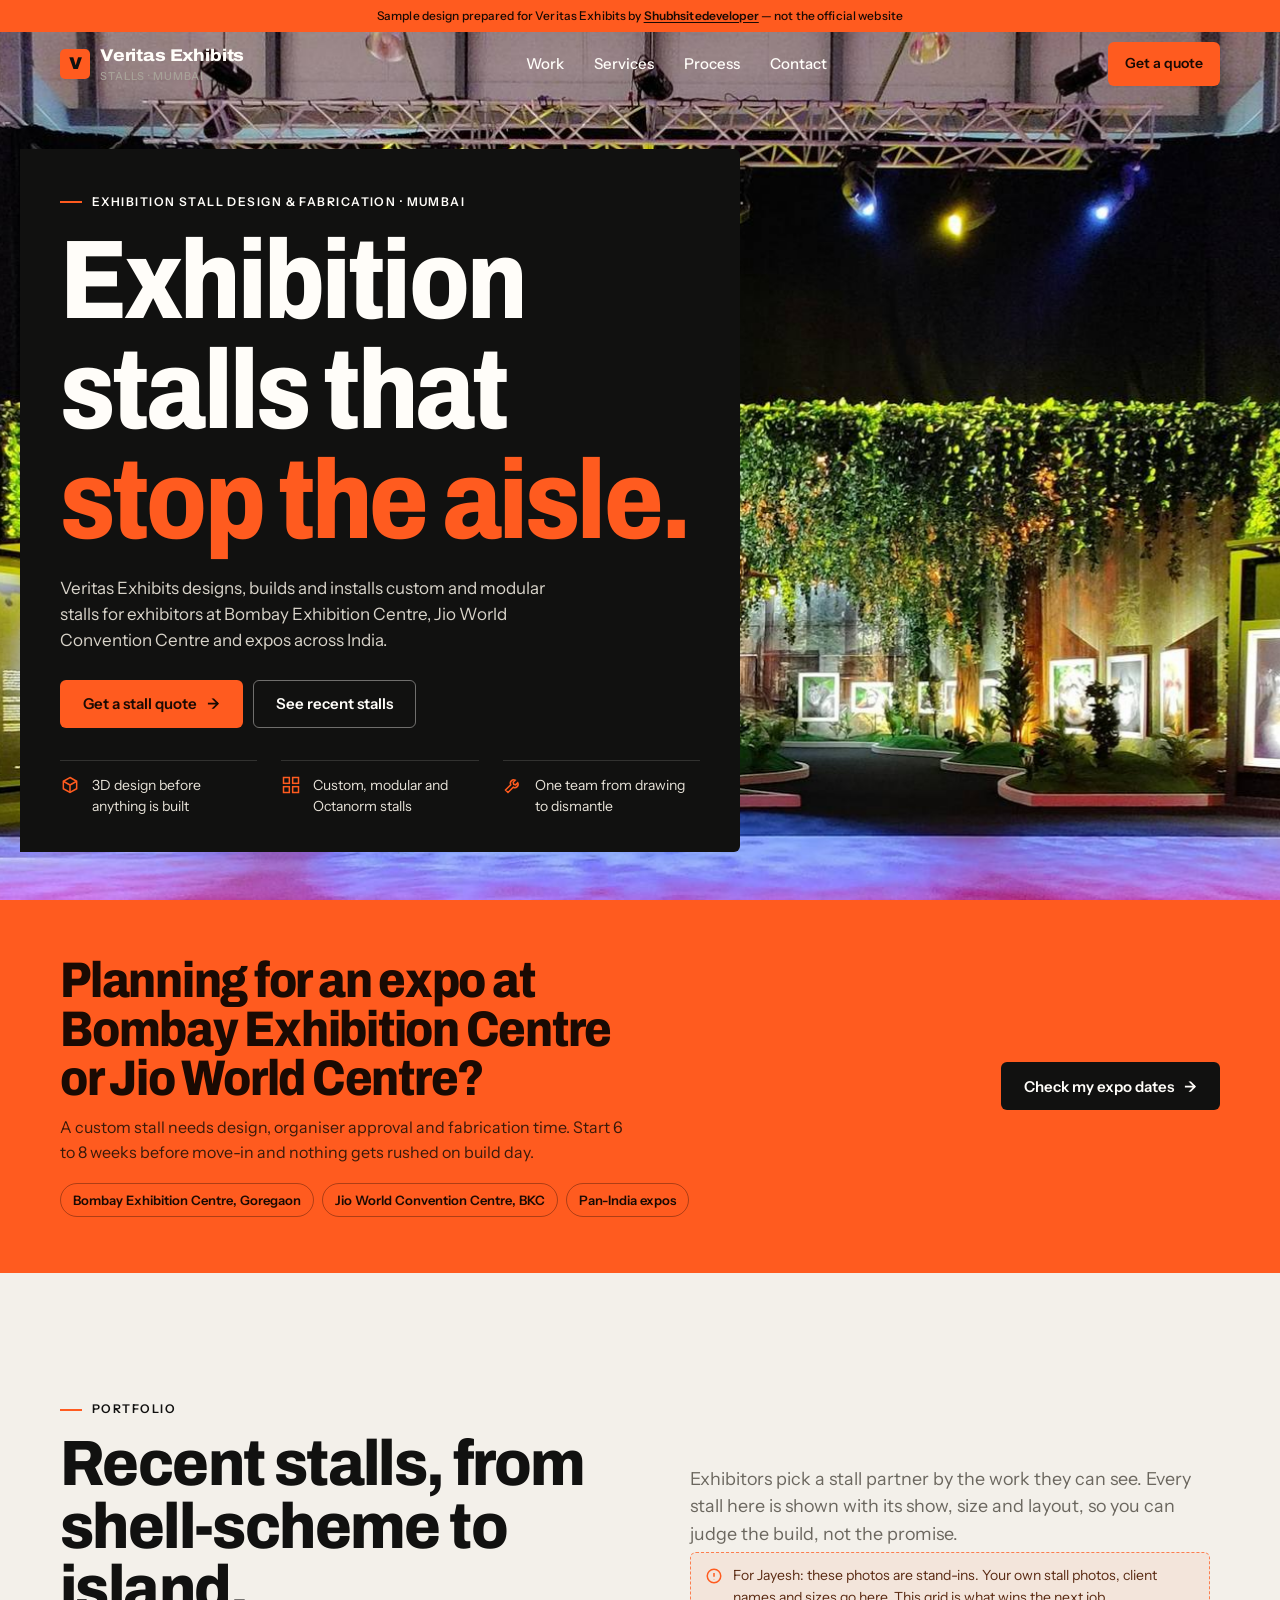
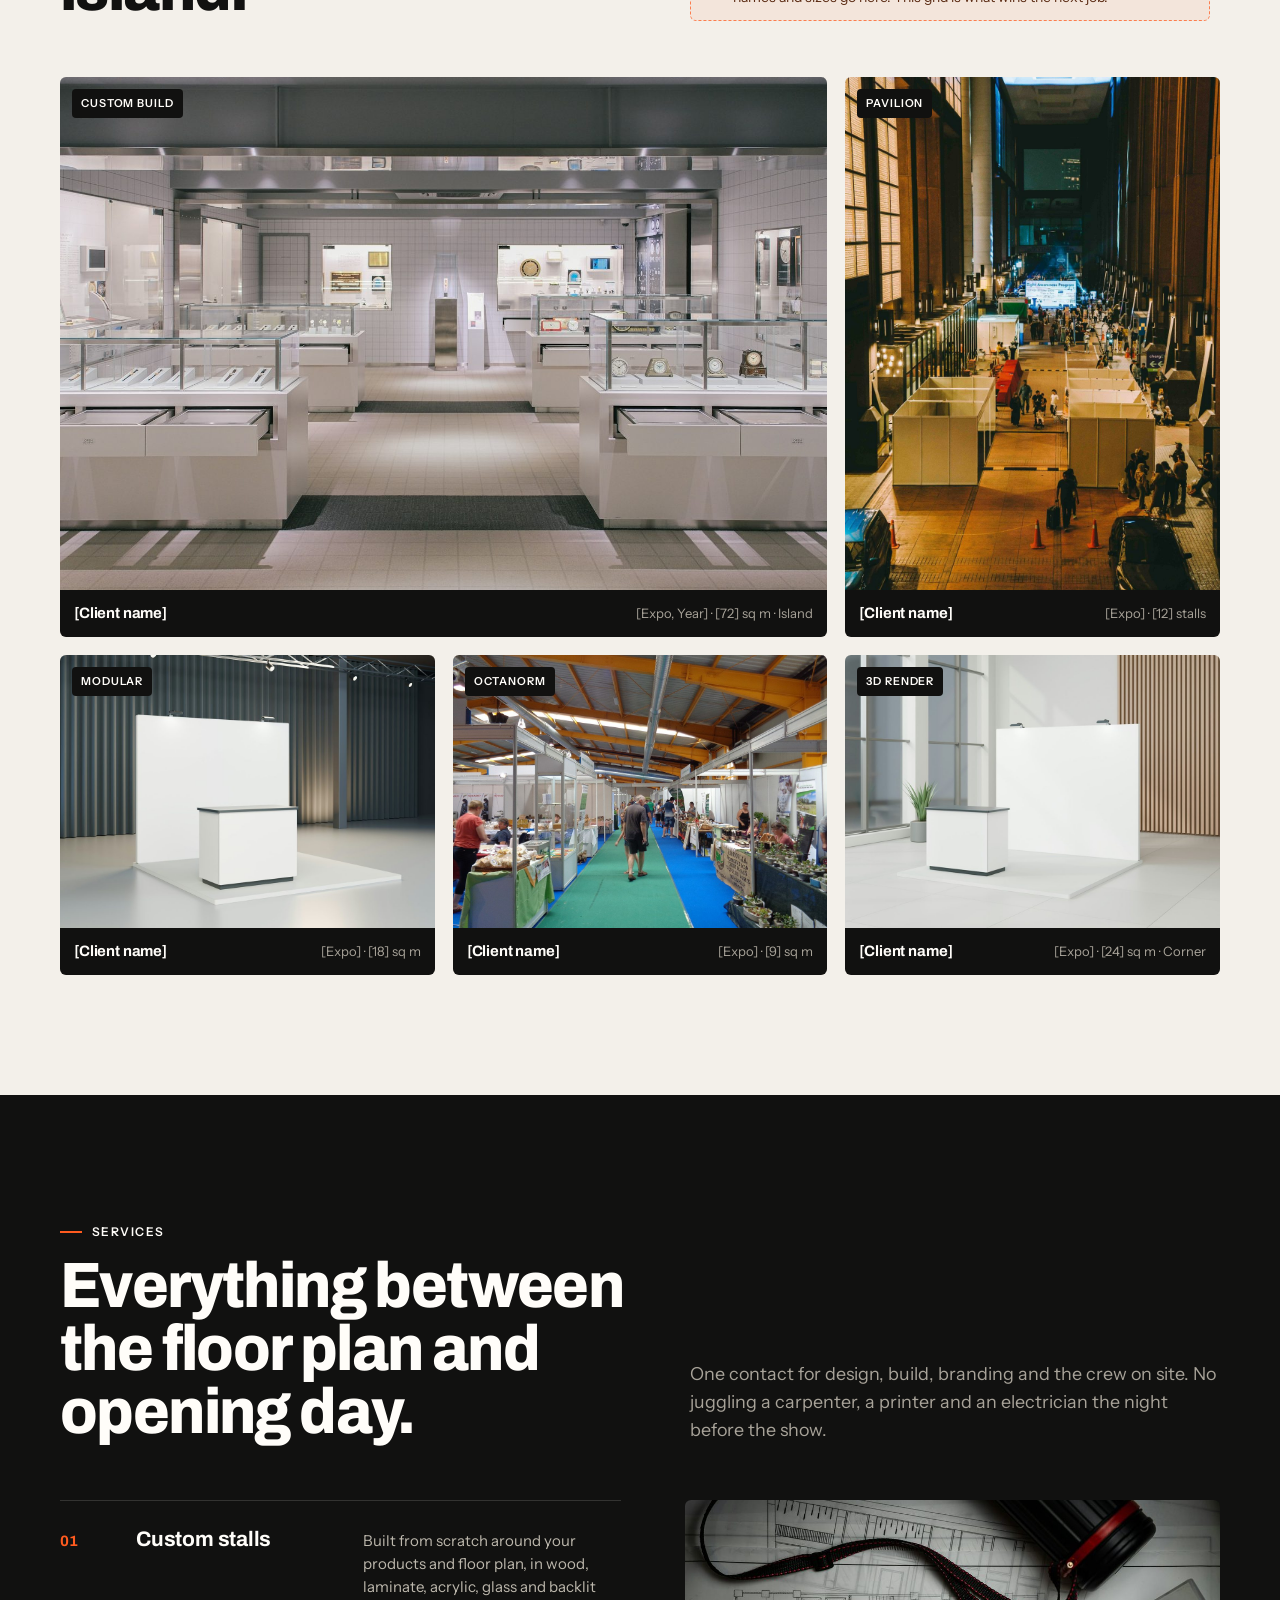
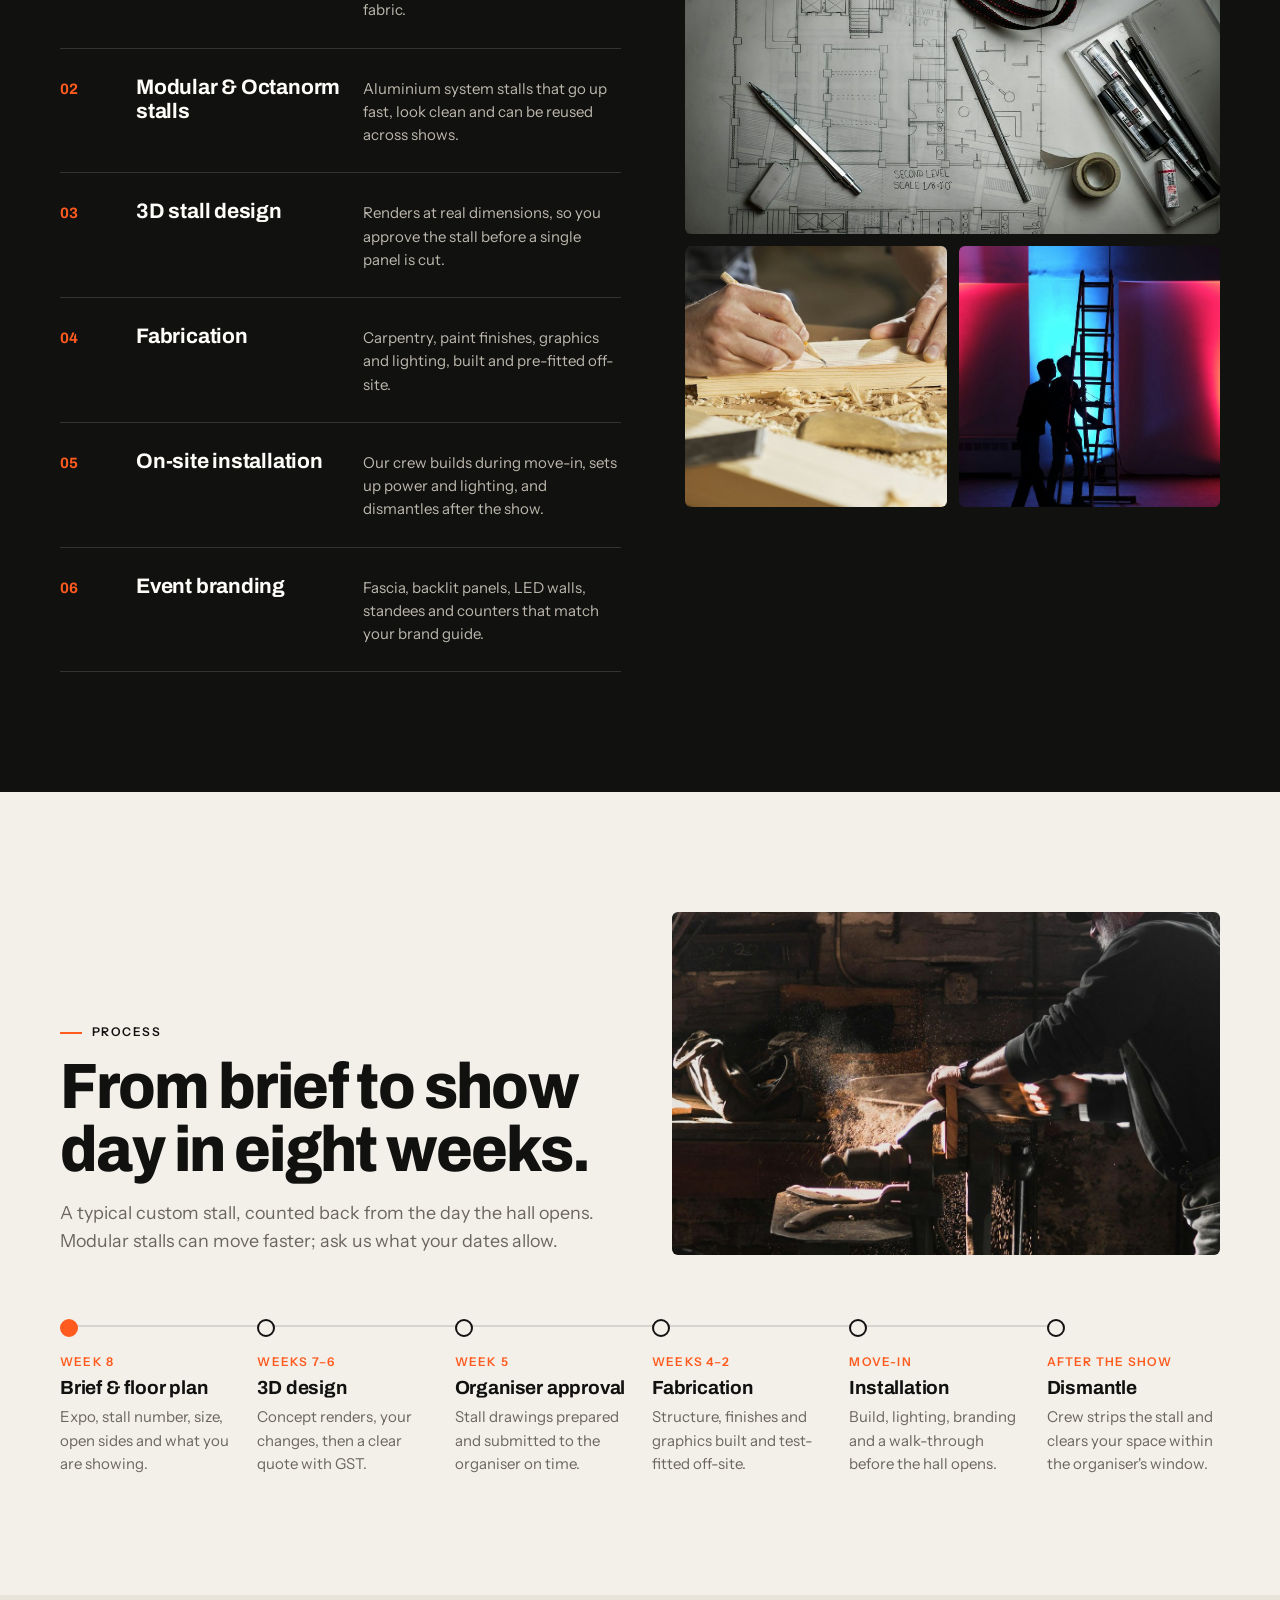
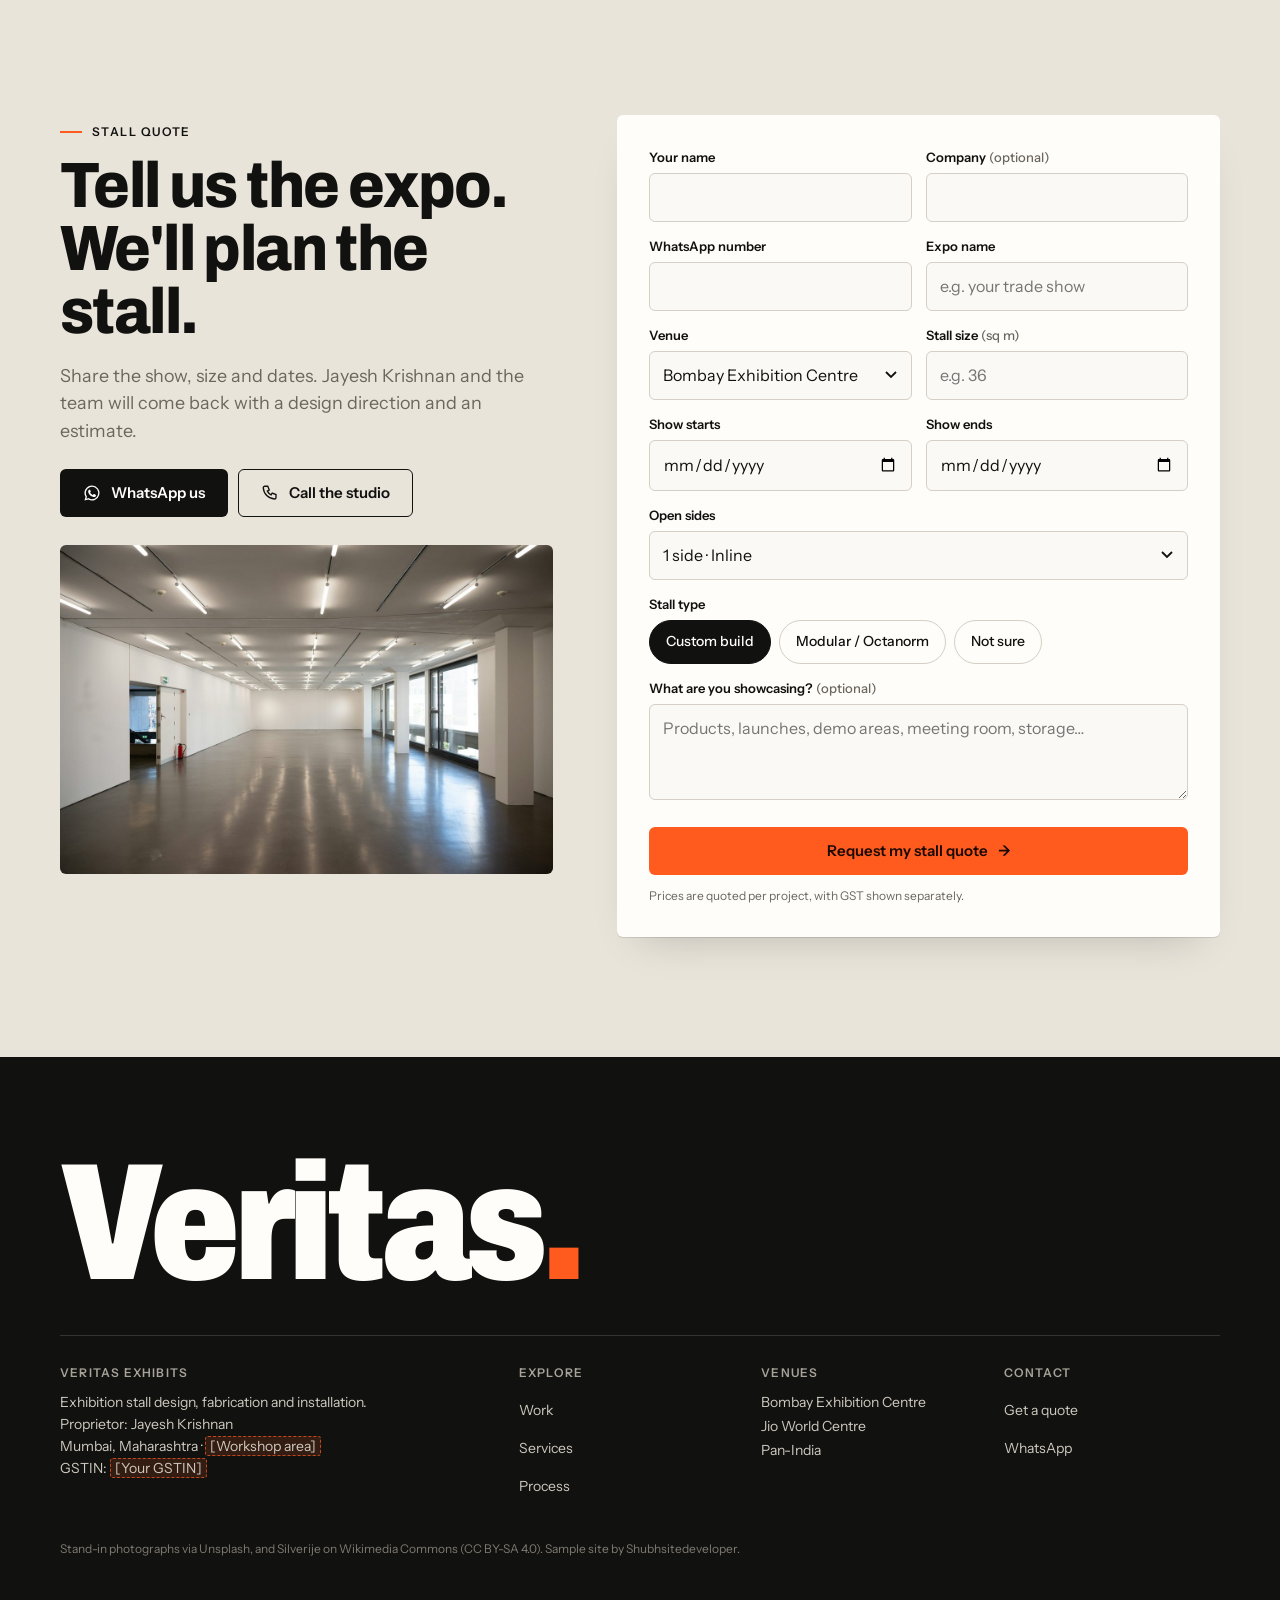
<file: demos/veritas-exhibits/index.html>
<!doctype html>
<html lang="en">
<head>
<meta charset="utf-8">
<meta name="viewport" content="width=device-width, initial-scale=1, viewport-fit=cover">
<meta name="robots" content="noindex,nofollow">
<title>Veritas Exhibits | Exhibition Stall Design &amp; Fabrication, Mumbai</title>
<meta name="description" content="Veritas Exhibits designs, fabricates and installs custom and modular exhibition stalls in Mumbai, for Bombay Exhibition Centre, Jio World Convention Centre and expos across India.">
<meta name="theme-color" content="#111110">
<meta property="og:title" content="Veritas Exhibits | Exhibition stalls, Mumbai">
<meta property="og:description" content="Custom and modular exhibition stalls: 3D design, fabrication and on-site installation.">
<meta property="og:image" content="assets/hero-m.jpg">
<link rel="icon" href="data:image/svg+xml,%3Csvg xmlns='http://www.w3.org/2000/svg' viewBox='0 0 64 64'%3E%3Crect width='64' height='64' rx='12' fill='%23ff5b1f'/%3E%3Ctext x='32' y='45' font-family='Arial,Helvetica,sans-serif' font-size='38' font-weight='900' text-anchor='middle' fill='%23111110'%3EV%3C/text%3E%3C/svg%3E">
<link rel="preconnect" href="https://fonts.googleapis.com">
<link rel="preconnect" href="https://fonts.gstatic.com" crossorigin>
<link href="https://fonts.googleapis.com/css2?family=Archivo:wdth,wght@62..125,500..900&family=Instrument+Sans:wght@400;500;600&display=swap" rel="stylesheet">
<link rel="preload" as="image" href="assets/hero-m.jpg" media="(max-width: 760px)">
<link rel="preload" as="image" href="assets/hero.jpg" media="(min-width: 761px)">
<style>
:root{
  --ink:#111110; --ink-2:#1c1b19; --paper:#f3f0ea; --paper-2:#e9e4da; --white:#fffdf9;
  --muted:#6b675f; --muted-d:#a8a399; --line:rgba(17,17,16,.12); --line-d:rgba(255,253,249,.14);
  --accent:#ff5b1f; --accent-ink:#1a0a03;
  --display:"Archivo", "Arial Narrow", system-ui, sans-serif;
  --body:"Instrument Sans", system-ui, -apple-system, "Segoe UI", sans-serif;
  --wrap:1240px; --gut:20px; --r:6px;
  --ribbon:32px; --nav:64px;
  --ease:cubic-bezier(.2,.7,.2,1);
}
*{box-sizing:border-box;margin:0;padding:0}
html{scroll-behavior:smooth;scroll-padding-top:calc(var(--ribbon) + var(--nav) + 8px);-webkit-text-size-adjust:100%}
body{background:var(--paper);color:var(--ink);font-family:var(--body);font-size:16px;line-height:1.55;-webkit-font-smoothing:antialiased;overflow-x:hidden}
img{display:block;max-width:100%;height:auto}
a{color:inherit}
button,input,select,textarea{font:inherit;color:inherit}
.wrap{width:100%;max-width:var(--wrap);margin:0 auto;padding:0 var(--gut)}
@media(min-width:761px){:root{--gut:40px}}
.skip{position:absolute;left:12px;top:-60px;z-index:100;background:var(--accent);color:var(--ink);padding:10px 14px;border-radius:var(--r);font-weight:600}
.skip:focus{top:calc(var(--ribbon) + 8px)}
:focus-visible{outline:2px solid var(--accent);outline-offset:3px}

/* ribbon */
.ribbon{position:fixed;inset:0 0 auto 0;height:var(--ribbon);z-index:60;background:var(--accent);color:var(--accent-ink);display:flex;align-items:center;justify-content:center;font-size:12px;font-weight:500;letter-spacing:.01em;padding:0 12px;text-align:center;line-height:1.2}
.ribbon a{text-decoration:underline;text-underline-offset:2px;font-weight:600;white-space:nowrap}
.ribbon .long{display:none}
@media(min-width:620px){.ribbon .long{display:inline}.ribbon .short{display:none}}

/* nav */
.nav{position:fixed;top:var(--ribbon);inset-inline:0;height:var(--nav);z-index:50;color:var(--white);transition:background .3s var(--ease),box-shadow .3s var(--ease)}
.nav.solid{background:rgba(17,17,16,.94);backdrop-filter:blur(10px);-webkit-backdrop-filter:blur(10px);box-shadow:0 1px 0 var(--line-d)}
.nav .wrap{height:100%;display:flex;align-items:center;justify-content:space-between;gap:16px}
.brand{display:flex;align-items:center;gap:10px;text-decoration:none;font-family:var(--display);font-weight:800;font-stretch:110%;font-size:17px;letter-spacing:-.01em}
.mark{width:30px;height:30px;border-radius:5px;background:var(--accent);color:var(--ink);display:grid;place-items:center;font-weight:900;font-size:17px;font-stretch:100%}
.brand small{display:block;font-family:var(--body);font-weight:500;font-size:11px;letter-spacing:.08em;text-transform:uppercase;color:var(--muted-d);font-stretch:100%;margin-top:-2px}
.nav-links{display:none;gap:30px;list-style:none;font-size:15px;font-weight:500}
.nav-links a{text-decoration:none;position:relative;padding:6px 0}
.nav-links a::after{content:"";position:absolute;left:0;right:0;bottom:0;height:1.5px;background:currentColor;transform:scaleX(0);transform-origin:left;transition:transform .3s var(--ease)}
.nav-links a:hover::after{transform:scaleX(1)}
@media(min-width:900px){.nav-links{display:flex}}

/* buttons */
.btn{display:inline-flex;align-items:center;justify-content:center;gap:10px;min-height:48px;padding:0 22px;border-radius:var(--r);border:1.5px solid transparent;background:transparent;font-weight:600;font-size:15px;text-decoration:none;cursor:pointer;transition:transform .2s var(--ease),background .2s,color .2s,border-color .2s;white-space:nowrap}
.btn:hover{transform:translateY(-2px)}
.btn:active{transform:translateY(0) scale(.98)}
.btn svg{width:18px;height:18px;flex:none}
.btn-accent{background:var(--accent);color:var(--accent-ink)}
.btn-accent:hover{background:#ff7340}
.btn-ghost{border-color:rgba(255,253,249,.4);color:var(--white)}
.btn-ghost:hover{border-color:var(--white);background:rgba(255,253,249,.06)}
.btn-dark{background:var(--ink);color:var(--white)}
.btn-dark:hover{background:#2a2926}
.btn-line{border-color:var(--ink);color:var(--ink)}
.btn-line:hover{background:var(--ink);color:var(--white)}
.btn-sm{min-height:44px;padding:0 16px;font-size:14px}
.btn .arr{transition:transform .25s var(--ease)}
.btn:hover .arr{transform:translateX(3px)}

/* type */
.eyebrow{display:inline-flex;align-items:center;gap:10px;font-size:12px;font-weight:600;letter-spacing:.12em;text-transform:uppercase}
.eyebrow::before{content:"";width:22px;height:2px;background:var(--accent)}
h1,h2,h3{font-family:var(--display);font-weight:800;letter-spacing:-.025em;line-height:.98}
h2{font-size:clamp(34px,5.2vw,64px);font-stretch:92%}
h3{font-size:21px;font-stretch:100%;font-weight:700;letter-spacing:-.01em;line-height:1.15}
.lead{font-size:clamp(16px,1.4vw,18px);color:var(--muted);max-width:54ch}
.ph{display:inline;background:rgba(255,91,31,.14);color:inherit;border:1px dashed rgba(255,91,31,.7);border-radius:3px;padding:0 4px;font-style:normal;white-space:nowrap}

/* hero */
.hero{position:relative;background:var(--ink);color:var(--white);padding-top:calc(var(--ribbon) + var(--nav))}
.hero-media{position:relative;overflow:hidden;aspect-ratio:900/560}
.hero-media img{width:100%;height:100%;object-fit:cover}
.hero-body{padding-top:28px;padding-bottom:36px}
.hero h1{font-size:clamp(44px,12.4vw,112px);font-stretch:84%;margin:16px 0 18px;max-width:11ch}
.hero h1 em{font-style:normal;color:var(--accent)}
.hero p.sub{color:#d9d4ca;font-size:17px;max-width:46ch}
.hero-cta{display:flex;flex-direction:column;gap:10px;margin-top:26px}
.facts{display:grid;grid-template-columns:1fr;gap:0;margin-top:30px;border-top:1px solid var(--line-d)}
.facts li{list-style:none;display:flex;gap:12px;align-items:center;padding:13px 0;border-bottom:1px solid var(--line-d);font-size:15px;color:#e8e3d9}
.facts svg{width:20px;height:20px;color:var(--accent);flex:none}
@media(min-width:761px){
  .hero{min-height:100svh;display:flex;flex-direction:column;justify-content:flex-end;padding-top:0}
  .hero-media{position:absolute;inset:0;aspect-ratio:auto}
  .hero-media img{object-position:50% 40%}
  .hero-body{position:relative;padding-top:0;padding-bottom:48px}
  .hero-panel{background:var(--ink);max-width:720px;padding:36px 40px 34px;margin-left:calc(-1*40px);border-radius:0 var(--r) var(--r) 0}
  .hero-cta{flex-direction:row}
  .facts{grid-template-columns:repeat(3,1fr);border-top:0;margin-top:32px;gap:24px}
  .facts li{border-bottom:0;border-top:1px solid var(--line-d);padding:14px 0 0;align-items:flex-start;font-size:14px}
}
/* entrance */
[data-enter]>*{animation:rise .9s var(--ease) both}
[data-enter]>*:nth-child(2){animation-delay:.08s}[data-enter]>*:nth-child(3){animation-delay:.16s}[data-enter]>*:nth-child(4){animation-delay:.24s}[data-enter]>*:nth-child(5){animation-delay:.32s}
.hero-media img{animation:settle 1.6s var(--ease) both}
@keyframes rise{from{opacity:0;transform:translateY(18px)}to{opacity:1;transform:none}}
@keyframes settle{from{transform:scale(1.06)}to{transform:scale(1)}}

/* expo strip */
.expo{background:var(--accent);color:var(--accent-ink);padding:40px 0}
.expo .wrap{display:grid;gap:22px;align-items:center}
.expo h2{font-size:clamp(28px,4.2vw,50px);font-stretch:88%;max-width:20ch}
.expo p{font-size:16px;max-width:52ch;margin-top:12px;color:#3a1a0a}
.venues{display:flex;flex-wrap:wrap;gap:8px;margin-top:18px}
.venues span{border:1.5px solid rgba(26,10,3,.35);border-radius:100px;padding:6px 12px;font-size:13px;font-weight:600}
.expo .btn{width:100%}
@media(min-width:900px){.expo{padding:56px 0}.expo .wrap{grid-template-columns:1fr auto;gap:48px}.expo .btn{width:auto}}

/* sections */
section.block{padding:72px 0}
@media(min-width:900px){section.block{padding:120px 0}}
.head{display:grid;gap:18px;margin-bottom:36px}
@media(min-width:900px){.head{grid-template-columns:1.1fr 1fr;align-items:end;gap:48px;margin-bottom:56px}}

/* work */
.work{background:var(--paper)}
.owner-note{display:flex;gap:10px;align-items:flex-start;margin-top:4px;padding:12px 14px;border:1.5px dashed rgba(255,91,31,.75);background:rgba(255,91,31,.07);border-radius:var(--r);font-size:14px;color:#5a2a12;max-width:520px}
.owner-note svg{width:18px;height:18px;flex:none;margin-top:2px;color:var(--accent)}
.grid-work{display:grid;gap:14px;grid-template-columns:1fr 1fr}
.tile{position:relative;overflow:hidden;border-radius:var(--r);background:var(--paper-2);text-decoration:none;color:var(--white);display:flex;flex-direction:column;transition:transform .35s var(--ease)}
.tile:hover{transform:translateY(-2px)}
.tile img{width:100%;flex:1 1 0;min-height:0;object-fit:cover;transition:transform .7s var(--ease)}
.tile:hover img{transform:scale(1.03)}
.tile .tag{position:absolute;left:12px;top:12px;background:var(--ink);color:var(--white);font-size:11px;font-weight:600;letter-spacing:.08em;text-transform:uppercase;padding:6px 9px;border-radius:4px}
.tile .meta{position:relative;z-index:1;background:var(--ink);padding:12px 14px;display:flex;justify-content:space-between;gap:10px;font-size:13px;align-items:baseline}
.tile .meta b{font-family:var(--display);font-weight:700;font-size:15px;letter-spacing:-.01em}
.tile .meta span{color:var(--muted-d);white-space:nowrap}
.t-a{grid-column:1/-1;aspect-ratio:4/3}
.t-b{grid-column:1/-1;aspect-ratio:4/5}
.t-c,.t-d{aspect-ratio:4/5}
.t-e{grid-column:1/-1;aspect-ratio:3/2}
.t-c .meta,.t-d .meta{flex-direction:column;gap:2px;padding:10px 12px}
@media(min-width:761px){
  .grid-work{grid-template-columns:repeat(12,1fr);gap:18px}
  .t-a{grid-column:span 8;aspect-ratio:auto;height:560px}
  .t-b{grid-column:span 4;aspect-ratio:auto;height:560px}
  .t-c,.t-d,.t-e{grid-column:span 4;aspect-ratio:auto;height:320px}
  .t-c .meta,.t-d .meta{flex-direction:row;gap:10px;padding:12px 14px}
}

/* services */
.services{background:var(--ink);color:var(--white)}
.services .lead{color:var(--muted-d)}
.svc-wrap{display:grid;gap:40px}
.svc-list{list-style:none;border-top:1px solid var(--line-d)}
.svc-list li{display:grid;grid-template-columns:44px 1fr;gap:6px 12px;padding:22px 0;border-bottom:1px solid var(--line-d)}
.svc-list .n{font-family:var(--display);font-weight:700;color:var(--accent);font-size:15px;padding-top:3px}
.svc-list p{grid-column:2;color:#bdb8ad;font-size:15px;max-width:48ch}
.svc-photos{display:grid;grid-template-columns:1fr 1fr;gap:12px;align-content:start}
.svc-photos figure{overflow:hidden;border-radius:var(--r);aspect-ratio:1/1;background:var(--ink-2)}
.svc-photos figure img{width:100%;height:100%;object-fit:cover;transition:transform .7s var(--ease)}
.svc-photos figure:hover img{transform:scale(1.03)}
.svc-photos figure:nth-child(1){grid-column:1/-1;aspect-ratio:16/10}
@media(min-width:900px){
  .svc-wrap{grid-template-columns:1.05fr 1fr;gap:64px}
  .svc-list li{grid-template-columns:64px 1fr 1.2fr;align-items:baseline;padding:26px 0}
  .svc-list p{grid-column:3}
  .svc-photos{position:sticky;top:calc(var(--ribbon) + var(--nav) + 24px)}
}

/* process */
.process{background:var(--paper)}
.proc-top{display:grid;gap:28px;margin-bottom:40px}
.proc-top figure{overflow:hidden;border-radius:var(--r);aspect-ratio:16/10}
.proc-top figure img{width:100%;height:100%;object-fit:cover}
@media(min-width:900px){.proc-top{grid-template-columns:1fr 1fr;gap:64px;align-items:end;margin-bottom:64px}}
.timeline{list-style:none;position:relative;display:grid;gap:0}
.timeline li{position:relative;padding:0 0 28px 34px}
.timeline li::before{content:"";position:absolute;left:6px;top:8px;bottom:-8px;width:2px;background:var(--line)}
.timeline li:last-child::before{display:none}
.timeline li::after{content:"";position:absolute;left:0;top:4px;width:14px;height:14px;border-radius:50%;background:var(--paper);border:2.5px solid var(--ink)}
.timeline li.hot::after{background:var(--accent);border-color:var(--accent)}
.when{font-size:12px;font-weight:600;letter-spacing:.1em;text-transform:uppercase;color:var(--accent);display:block;margin-bottom:6px}
.timeline h3{font-size:19px;margin-bottom:6px}
.timeline p{font-size:15px;color:var(--muted);max-width:40ch}
@media(min-width:900px){
  .timeline{grid-template-columns:repeat(6,1fr);gap:24px}
  .timeline li{padding:34px 0 0}
  .timeline li::before{left:0;right:-24px;top:6px;bottom:auto;width:auto;height:2px}
  .timeline li::after{top:0}
}

/* quote */
.quote{background:var(--paper-2)}
.q-wrap{display:grid;gap:36px}
.q-side figure{overflow:hidden;border-radius:var(--r);aspect-ratio:3/2;margin-top:28px;display:none}
.q-side figure img{width:100%;height:100%;object-fit:cover}
.q-direct{display:flex;flex-direction:column;gap:10px;margin-top:24px}
.form{background:var(--white);border-radius:var(--r);padding:22px 18px;box-shadow:0 1px 0 var(--line),0 20px 40px -24px rgba(17,17,16,.25)}
.row{display:grid;gap:14px;margin-bottom:14px}
.field label,.field legend{display:block;font-size:13px;font-weight:600;margin-bottom:6px}
.field label i{font-style:normal;color:var(--muted);font-weight:500}
.field input,.field select,.field textarea{width:100%;min-height:48px;border:1.5px solid #d5cfc4;background:#fbf9f5;border-radius:var(--r);padding:11px 13px;font-size:16px;transition:border-color .2s,background .2s}
.field textarea{min-height:96px;resize:vertical}
.field input:hover,.field select:hover,.field textarea:hover{border-color:#b6afa2}
.field input:focus,.field select:focus,.field textarea:focus{outline:none;border-color:var(--ink);background:var(--white)}
.field select{appearance:none;-webkit-appearance:none;background-image:url("data:image/svg+xml,%3Csvg xmlns='http://www.w3.org/2000/svg' width='12' height='8' viewBox='0 0 12 8'%3E%3Cpath d='M1 1l5 5 5-5' fill='none' stroke='%23111110' stroke-width='1.8'/%3E%3C/svg%3E");background-repeat:no-repeat;background-position:right 14px center;padding-right:36px}
fieldset.field{border:0}
.chips{display:flex;flex-wrap:wrap;gap:8px}
.chips label{margin:0;cursor:pointer}
.chips input{position:absolute;opacity:0;width:1px;height:1px}
.chips span{display:inline-flex;align-items:center;min-height:44px;padding:0 16px;border:1.5px solid #d5cfc4;border-radius:100px;font-size:14px;font-weight:500;transition:all .2s}
.chips span:hover{border-color:var(--ink)}
.chips input:checked+span{background:var(--ink);border-color:var(--ink);color:var(--white)}
.chips input:focus-visible+span{outline:2px solid var(--accent);outline-offset:2px}
.err{display:none;color:#b3261e;font-size:13px;margin-top:5px}
.field.bad input{border-color:#b3261e}
.field.bad .err{display:block}
.form .btn{width:100%;margin-top:6px}
.fine{font-size:12px;color:var(--muted);margin-top:12px}
.thanks{display:none;text-align:left;padding:12px 4px}
.thanks h3{font-size:28px;margin:12px 0 8px}
.thanks p{color:var(--muted)}
.form.sent .form-inner{display:none}
.form.sent .thanks{display:block}
@media(min-width:620px){.row.two{grid-template-columns:1fr 1fr}.row.three{grid-template-columns:1fr 1fr 1fr}}
@media(min-width:900px){
  .q-wrap{grid-template-columns:.9fr 1.1fr;gap:64px;align-items:start}
  .q-side{position:sticky;top:calc(var(--ribbon) + var(--nav) + 24px)}
  .q-side figure{display:block}
  .q-direct{flex-direction:row}
  .form{padding:32px}
}

/* footer */
.foot{background:var(--ink);color:#cfc9be;padding:64px 0 110px;font-size:14px}
.foot .big{font-family:var(--display);font-weight:900;font-stretch:80%;color:var(--white);font-size:clamp(52px,13vw,168px);letter-spacing:-.04em;line-height:.85;margin-bottom:40px}
.foot .big span{color:var(--accent)}
.foot-cols>div:first-child{grid-column:1/-1}
.foot-cols{display:grid;gap:26px;grid-template-columns:1fr 1fr;padding-top:28px;border-top:1px solid var(--line-d)}
.foot h4{font-size:12px;letter-spacing:.1em;text-transform:uppercase;color:var(--muted-d);margin-bottom:10px;font-weight:600}
.foot ul{list-style:none;display:grid;gap:2px}
.foot a{text-decoration:none;display:inline-flex;min-height:36px;align-items:center}
.foot a:hover{color:var(--white);text-decoration:underline;text-underline-offset:3px}
.linkish{background:none;border:0;cursor:pointer;min-height:36px;padding:0;text-align:left}
.linkish:hover{color:var(--white);text-decoration:underline;text-underline-offset:3px}
.credits{margin-top:36px;font-size:12px;color:#7f7a71}
.credits a{display:inline;min-height:0}
@media(min-width:900px){.foot{padding:96px 0 48px}.foot-cols{grid-template-columns:2fr 1fr 1fr 1fr}.foot-cols>div:first-child{grid-column:auto}}

/* mobile bar */
.mbar{position:fixed;left:0;right:0;bottom:0;z-index:45;display:grid;grid-template-columns:1fr 1.3fr;gap:8px;padding:10px 12px calc(10px + env(safe-area-inset-bottom));background:rgba(17,17,16,.96);backdrop-filter:blur(8px);-webkit-backdrop-filter:blur(8px);transform:translateY(110%);transition:transform .35s var(--ease)}
.mbar.show{transform:none}
.mbar .btn{width:100%;padding:0 12px}
@media(min-width:900px){.mbar{display:none}}

/* toast */
.toast{position:fixed;left:50%;bottom:88px;z-index:80;transform:translate(-50%,20px);opacity:0;pointer-events:none;background:var(--white);color:var(--ink);border-radius:var(--r);padding:14px 16px;width:min(360px,calc(100% - 32px));box-shadow:0 20px 50px -10px rgba(0,0,0,.45);border-left:4px solid var(--accent);font-size:14px;transition:all .3s var(--ease)}
.toast.on{opacity:1;transform:translate(-50%,0);pointer-events:auto}
.toast b{display:block;font-size:15px;margin-bottom:2px}
@media(min-width:900px){.toast{bottom:32px}}

@media (prefers-reduced-motion: reduce){
  *,*::before,*::after{animation:none!important;transition:none!important;scroll-behavior:auto!important}
}
</style>
</head>
<body>
<a class="skip" href="#main">Skip to content</a>

<div class="ribbon" role="note">
  <span><span class="long">Sample design prepared for Veritas Exhibits by </span><span class="short">Sample design by </span><a href="https://shubhsitedeveloper.github.io/" target="_blank" rel="noopener">Shubhsitedeveloper</a> — not the official website</span>
</div>

<header class="nav" id="nav">
  <div class="wrap">
    <a class="brand" href="#top" aria-label="Veritas Exhibits, back to top">
      <span class="mark" aria-hidden="true">V</span>
      <span>Veritas Exhibits<small>Stalls · Mumbai</small></span>
    </a>
    <ul class="nav-links">
      <li><a href="#work">Work</a></li>
      <li><a href="#services">Services</a></li>
      <li><a href="#process">Process</a></li>
      <li><a href="#quote">Contact</a></li>
    </ul>
    <a class="btn btn-accent btn-sm" href="#quote">Get a quote</a>
  </div>
</header>

<main id="main">
  <!-- HERO -->
  <section class="hero" id="top" aria-labelledby="h1">
    <div class="hero-media">
      <picture>
        <source media="(max-width: 760px)" srcset="assets/hero-m.jpg">
        <img src="assets/hero.jpg" width="1920" height="893" alt="A lit exhibition pavilion with a hanging green canopy, framed display panels and an overhead lighting truss" fetchpriority="high">
      </picture>
    </div>
    <div class="wrap hero-body">
      <div class="hero-panel" data-enter>
        <span class="eyebrow">Exhibition stall design &amp; fabrication · Mumbai</span>
        <h1 id="h1">Exhibition stalls that <em>stop the aisle.</em></h1>
        <p class="sub">Veritas Exhibits designs, builds and installs custom and modular stalls for exhibitors at Bombay Exhibition Centre, Jio World Convention Centre and expos across India.</p>
        <div class="hero-cta">
          <a class="btn btn-accent" href="#quote">Get a stall quote <span class="arr" aria-hidden="true">→</span></a>
          <a class="btn btn-ghost" href="#work">See recent stalls</a>
        </div>
        <ul class="facts">
          <li><svg viewBox="0 0 24 24" fill="none" stroke="currentColor" stroke-width="1.8" aria-hidden="true"><path d="M12 3l8 4.5v9L12 21l-8-4.5v-9L12 3z"/><path d="M12 12l8-4.5M12 12v9M12 12L4 7.5"/></svg>3D design before anything is built</li>
          <li><svg viewBox="0 0 24 24" fill="none" stroke="currentColor" stroke-width="1.8" aria-hidden="true"><rect x="3" y="3" width="7" height="7"/><rect x="14" y="3" width="7" height="7"/><rect x="3" y="14" width="7" height="7"/><rect x="14" y="14" width="7" height="7"/></svg>Custom, modular and Octanorm stalls</li>
          <li><svg viewBox="0 0 24 24" fill="none" stroke="currentColor" stroke-width="1.8" aria-hidden="true"><path d="M14.7 6.3a4 4 0 00-5.4 5.4L3 18l3 3 6.3-6.3a4 4 0 005.4-5.4l-2.5 2.5-2.4-.6-.6-2.4 2.5-2.5z"/></svg>One team from drawing to dismantle</li>
        </ul>
      </div>
    </div>
  </section>

  <!-- EXPO URGENCY -->
  <section class="expo" aria-labelledby="expo-h">
    <div class="wrap">
      <div>
        <h2 id="expo-h">Planning for an expo at Bombay Exhibition Centre or Jio World Centre?</h2>
        <p>A custom stall needs design, organiser approval and fabrication time. Start 6 to 8 weeks before move-in and nothing gets rushed on build day.</p>
        <div class="venues" aria-label="Venues we build at">
          <span>Bombay Exhibition Centre, Goregaon</span><span>Jio World Convention Centre, BKC</span><span>Pan-India expos</span>
        </div>
      </div>
      <a class="btn btn-dark" href="#quote">Check my expo dates <span class="arr" aria-hidden="true">→</span></a>
    </div>
  </section>

  <!-- WORK -->
  <section class="block work" id="work" aria-labelledby="work-h">
    <div class="wrap">
      <div class="head">
        <div>
          <span class="eyebrow">Portfolio</span>
          <h2 id="work-h" style="margin-top:14px">Recent stalls, from shell-scheme to island.</h2>
        </div>
        <div>
          <p class="lead">Exhibitors pick a stall partner by the work they can see. Every stall here is shown with its show, size and layout, so you can judge the build, not the promise.</p>
          <p class="owner-note"><svg viewBox="0 0 24 24" fill="none" stroke="currentColor" stroke-width="2" aria-hidden="true"><circle cx="12" cy="12" r="9"/><path d="M12 8v5M12 16.5v.5"/></svg><span>For Jayesh: these photos are stand-ins. Your own stall photos, client names and sizes go here. This grid is what wins the next job.</span></p>
        </div>
      </div>

      <div class="grid-work">
        <a class="tile t-a" href="#quote" aria-label="Retail display stall, ask for a similar quote">
          <img src="assets/work-display.jpg" width="1400" height="977" alt="Bright retail-style stall with glass display counters and lit back panels" loading="lazy">
          <span class="tag">Custom build</span>
          <span class="meta"><b>[Client name]</b><span>[Expo, Year] · [72] sq m · Island</span></span>
        </a>
        <a class="tile t-b" href="#quote" aria-label="Pavilion row stalls, ask for a similar quote">
          <img src="assets/work-aisle.jpg" width="1000" height="1500" alt="A row of white pavilion stalls seen from above in a tall exhibition hall" loading="lazy">
          <span class="tag">Pavilion</span>
          <span class="meta"><b>[Client name]</b><span>[Expo] · [12] stalls</span></span>
        </a>
        <a class="tile t-c" href="#quote" aria-label="Modular stall, ask for a similar quote">
          <img src="assets/work-modular.jpg" width="1200" height="800" alt="White modular stall with a backwall, lit header and a reception counter" loading="lazy">
          <span class="tag">Modular</span>
          <span class="meta"><b>[Client name]</b><span>[Expo] · [18] sq m</span></span>
        </a>
        <a class="tile t-d" href="#quote" aria-label="Shell-scheme stalls, ask for a similar quote">
          <img src="assets/work-shell.jpg" width="1200" height="900" alt="Aluminium shell-scheme stalls along a carpeted exhibition aisle" loading="lazy">
          <span class="tag">Octanorm</span>
          <span class="meta"><b>[Client name]</b><span>[Expo] · [9] sq m</span></span>
        </a>
        <a class="tile t-e" href="#quote" aria-label="Corner stall 3D render, ask for a similar quote">
          <img src="assets/work-render.jpg" width="1200" height="800" alt="3D render of a corner stall with a white backwall, slatted timber side wall and counter" loading="lazy">
          <span class="tag">3D render</span>
          <span class="meta"><b>[Client name]</b><span>[Expo] · [24] sq m · Corner</span></span>
        </a>
      </div>
    </div>
  </section>

  <!-- SERVICES -->
  <section class="block services" id="services" aria-labelledby="svc-h">
    <div class="wrap">
      <div class="head">
        <div>
          <span class="eyebrow">Services</span>
          <h2 id="svc-h" style="margin-top:14px">Everything between the floor plan and opening day.</h2>
        </div>
        <p class="lead">One contact for design, build, branding and the crew on site. No juggling a carpenter, a printer and an electrician the night before the show.</p>
      </div>
      <div class="svc-wrap">
        <ol class="svc-list">
          <li><span class="n">01</span><h3>Custom stalls</h3><p>Built from scratch around your products and floor plan, in wood, laminate, acrylic, glass and backlit fabric.</p></li>
          <li><span class="n">02</span><h3>Modular &amp; Octanorm stalls</h3><p>Aluminium system stalls that go up fast, look clean and can be reused across shows.</p></li>
          <li><span class="n">03</span><h3>3D stall design</h3><p>Renders at real dimensions, so you approve the stall before a single panel is cut.</p></li>
          <li><span class="n">04</span><h3>Fabrication</h3><p>Carpentry, paint finishes, graphics and lighting, built and pre-fitted off-site.</p></li>
          <li><span class="n">05</span><h3>On-site installation</h3><p>Our crew builds during move-in, sets up power and lighting, and dismantles after the show.</p></li>
          <li><span class="n">06</span><h3>Event branding</h3><p>Fascia, backlit panels, LED walls, standees and counters that match your brand guide.</p></li>
        </ol>
        <div class="svc-photos">
          <figure><img src="assets/svc-design.jpg" width="1000" height="673" alt="Stall floor plan drawings with pencils, a scale rule and a drawing tube" loading="lazy"></figure>
          <figure><img src="assets/svc-fabrication.jpg" width="1000" height="667" alt="Carpenter marking a timber panel with a pencil beside wood shavings" loading="lazy"></figure>
          <figure><img src="assets/svc-install.jpg" width="1000" height="667" alt="Two installers carrying a ladder between lit coloured walls during set-up" loading="lazy"></figure>
        </div>
      </div>
    </div>
  </section>

  <!-- PROCESS -->
  <section class="block process" id="process" aria-labelledby="proc-h">
    <div class="wrap">
      <div class="proc-top">
        <div>
          <span class="eyebrow">Process</span>
          <h2 id="proc-h" style="margin:14px 0 18px">From brief to show day in eight weeks.</h2>
          <p class="lead">A typical custom stall, counted back from the day the hall opens. Modular stalls can move faster; ask us what your dates allow.</p>
        </div>
        <figure><img src="assets/process-workshop.jpg" width="1200" height="826" alt="Craftsman sawing timber at a workbench, sawdust in the light" loading="lazy"></figure>
      </div>
      <ol class="timeline">
        <li class="hot"><span class="when">Week 8</span><h3>Brief &amp; floor plan</h3><p>Expo, stall number, size, open sides and what you are showing.</p></li>
        <li><span class="when">Weeks 7–6</span><h3>3D design</h3><p>Concept renders, your changes, then a clear quote with GST.</p></li>
        <li><span class="when">Week 5</span><h3>Organiser approval</h3><p>Stall drawings prepared and submitted to the organiser on time.</p></li>
        <li><span class="when">Weeks 4–2</span><h3>Fabrication</h3><p>Structure, finishes and graphics built and test-fitted off-site.</p></li>
        <li><span class="when">Move-in</span><h3>Installation</h3><p>Build, lighting, branding and a walk-through before the hall opens.</p></li>
        <li><span class="when">After the show</span><h3>Dismantle</h3><p>Crew strips the stall and clears your space within the organiser's window.</p></li>
      </ol>
    </div>
  </section>

  <!-- QUOTE -->
  <section class="block quote" id="quote" aria-labelledby="q-h">
    <div class="wrap q-wrap">
      <div class="q-side">
        <span class="eyebrow">Stall quote</span>
        <h2 id="q-h" style="margin:14px 0 18px">Tell us the expo. We'll plan the stall.</h2>
        <p class="lead">Share the show, size and dates. Jayesh Krishnan and the team will come back with a design direction and an estimate.</p>
        <div class="q-direct">
          <button class="btn btn-dark" type="button" data-demo="WhatsApp"><svg viewBox="0 0 24 24" fill="currentColor" aria-hidden="true"><path d="M12 2a10 10 0 00-8.6 15.1L2 22l5-1.3A10 10 0 1012 2zm0 18.2a8.2 8.2 0 01-4.2-1.2l-.3-.2-3 .8.8-2.9-.2-.3A8.2 8.2 0 1112 20.2zm4.5-6.1c-.2-.1-1.5-.7-1.7-.8-.2-.1-.4-.1-.6.1l-.8 1c-.1.2-.3.2-.5.1a6.7 6.7 0 01-3.3-2.9c-.2-.4.3-.4.8-1.3.1-.2 0-.3 0-.4l-.8-1.8c-.2-.5-.4-.4-.6-.4h-.5c-.2 0-.4.1-.7.3-.2.3-.9.9-.9 2.2s.9 2.5 1 2.7c.1.2 1.8 2.8 4.4 3.9 1.6.7 2.3.8 3.1.6.5-.1 1.5-.6 1.7-1.2.2-.6.2-1.1.2-1.2-.1-.1-.3-.2-.5-.3z"/></svg>WhatsApp us</button>
          <button class="btn btn-line" type="button" data-demo="phone"><svg viewBox="0 0 24 24" fill="none" stroke="currentColor" stroke-width="1.8" aria-hidden="true"><path d="M5 3h4l2 5-2.5 1.5a11 11 0 005 5L15 12l5 2v4a2 2 0 01-2 2A16 16 0 013 5a2 2 0 012-2z"/></svg>Call the studio</button>
        </div>
        <figure><img src="assets/quote-hall.jpg" width="1200" height="800" alt="An empty exhibition hall with a polished floor, ready for stalls" loading="lazy"></figure>
      </div>

      <form class="form" id="qform" novalidate>
        <div class="form-inner">
          <div class="row two">
            <div class="field" data-req><label for="f-name">Your name</label><input id="f-name" name="name" autocomplete="name"><span class="err">Please add your name.</span></div>
            <div class="field"><label for="f-co">Company <i>(optional)</i></label><input id="f-co" name="company" autocomplete="organization"></div>
          </div>
          <div class="row two">
            <div class="field" data-req><label for="f-phone">WhatsApp number</label><input id="f-phone" name="phone" type="tel" inputmode="tel" autocomplete="tel"><span class="err">Add a number we can reply on.</span></div>
            <div class="field" data-req><label for="f-expo">Expo name</label><input id="f-expo" name="expo" placeholder="e.g. your trade show"><span class="err">Which expo is it?</span></div>
          </div>
          <div class="row two">
            <div class="field"><label for="f-venue">Venue</label>
              <select id="f-venue" name="venue">
                <option>Bombay Exhibition Centre</option>
                <option>Jio World Convention Centre</option>
                <option>Other venue in Mumbai</option>
                <option>Outside Mumbai</option>
              </select></div>
            <div class="field" data-req><label for="f-size">Stall size <i>(sq m)</i></label><input id="f-size" name="size" type="number" inputmode="numeric" min="4" placeholder="e.g. 36"><span class="err">Add the stall area in sq m.</span></div>
          </div>
          <div class="row two">
            <div class="field"><label for="f-from">Show starts</label><input id="f-from" name="from" type="date"></div>
            <div class="field"><label for="f-to">Show ends</label><input id="f-to" name="to" type="date"></div>
          </div>
          <div class="row">
            <div class="field"><label for="f-sides">Open sides</label>
              <select id="f-sides" name="sides">
                <option>1 side · Inline</option>
                <option>2 sides · Corner</option>
                <option>3 sides · Peninsula</option>
                <option>4 sides · Island</option>
                <option>Not sure yet</option>
              </select></div>
          </div>
          <div class="row">
            <fieldset class="field"><legend>Stall type</legend>
              <div class="chips">
                <label><input type="radio" name="type" value="Custom" checked><span>Custom build</span></label>
                <label><input type="radio" name="type" value="Modular"><span>Modular / Octanorm</span></label>
                <label><input type="radio" name="type" value="Unsure"><span>Not sure</span></label>
              </div>
            </fieldset>
          </div>
          <div class="row">
            <div class="field"><label for="f-msg">What are you showcasing? <i>(optional)</i></label><textarea id="f-msg" name="msg" placeholder="Products, launches, demo areas, meeting room, storage…"></textarea></div>
          </div>
          <button class="btn btn-accent" type="submit">Request my stall quote <span class="arr" aria-hidden="true">→</span></button>
          <p class="fine">Prices are quoted per project, with GST shown separately.</p>
        </div>
        <div class="thanks" role="status" aria-live="polite">
          <span class="eyebrow">Brief received</span>
          <h3>Thank you, we have your stall brief.</h3>
          <p>This is a demo form, so nothing was sent. On the live site, the brief would reach Veritas Exhibits directly.</p>
        </div>
      </form>
    </div>
  </section>
</main>

<footer class="foot">
  <div class="wrap">
    <div class="big" aria-hidden="true">Veritas<span>.</span></div>
    <div class="foot-cols">
      <div>
        <h4>Veritas Exhibits</h4>
        <p>Exhibition stall design, fabrication and installation.<br>Proprietor: Jayesh Krishnan<br>Mumbai, Maharashtra · <span class="ph">[Workshop area]</span><br>GSTIN: <span class="ph">[Your GSTIN]</span></p>
      </div>
      <div>
        <h4>Explore</h4>
        <ul><li><a href="#work">Work</a></li><li><a href="#services">Services</a></li><li><a href="#process">Process</a></li></ul>
      </div>
      <div>
        <h4>Venues</h4>
        <ul><li>Bombay Exhibition Centre</li><li>Jio World Centre</li><li>Pan-India</li></ul>
      </div>
      <div>
        <h4>Contact</h4>
        <ul><li><a href="#quote">Get a quote</a></li><li><button class="linkish" type="button" data-demo="WhatsApp">WhatsApp</button></li></ul>
      </div>
    </div>
    <p class="credits">Stand-in photographs via Unsplash, and Silverije on Wikimedia Commons (CC BY-SA 4.0). Sample site by <a href="https://shubhsitedeveloper.github.io/" target="_blank" rel="noopener">Shubhsitedeveloper</a>.</p>
  </div>
</footer>

<div class="mbar" id="mbar">
  <button class="btn btn-ghost" type="button" data-demo="WhatsApp">WhatsApp</button>
  <a class="btn btn-accent" href="#quote">Get a stall quote</a>
</div>

<div class="toast" id="toast" role="status" aria-live="polite"><b>Demo only</b><span id="toast-t">Your WhatsApp number goes here.</span></div>

<script>
(function(){
  var nav=document.getElementById('nav'), bar=document.getElementById('mbar');
  function onScroll(){
    var y=window.scrollY;
    nav.classList.toggle('solid', y>40);
    var q=document.getElementById('quote').getBoundingClientRect();
    var inQuote=q.top<window.innerHeight*.6 && q.bottom>0;
    bar.classList.toggle('show', y>window.innerHeight*.6 && !inQuote);
  }
  window.addEventListener('scroll',onScroll,{passive:true}); onScroll();

  var toast=document.getElementById('toast'), tt=document.getElementById('toast-t'), timer;
  document.querySelectorAll('[data-demo]').forEach(function(b){
    b.addEventListener('click',function(){
      tt.textContent = b.dataset.demo==='phone' ? 'Your phone number goes here.' : 'Your WhatsApp number goes here.';
      toast.classList.add('on'); clearTimeout(timer);
      timer=setTimeout(function(){toast.classList.remove('on')},3200);
    });
  });

  var form=document.getElementById('qform');
  form.addEventListener('submit',function(e){
    e.preventDefault();
    var ok=true, first=null;
    form.querySelectorAll('[data-req]').forEach(function(f){
      var i=f.querySelector('input'); var bad=!i.value.trim();
      f.classList.toggle('bad',bad); i.setAttribute('aria-invalid',bad);
      if(bad){ok=false; if(!first) first=i;}
    });
    if(!ok){first.focus();return;}
    form.classList.add('sent');
    form.scrollIntoView({behavior:'smooth',block:'center'});
  });
  form.addEventListener('input',function(e){
    var f=e.target.closest('[data-req]'); if(f && e.target.value.trim()) f.classList.remove('bad');
  });
})();
</script>
</body>
</html>
</file>
<file: style.css>
:root{
  --ink:#0b0a09;
  --ink-2:#141210;
  --ink-3:#1d1a17;
  --line:rgba(239,233,223,.12);
  --bone:#efe9df;
  --bone-dim:rgba(239,233,223,.62);
  --bone-faint:rgba(239,233,223,.38);
  --ember:#ff4d1a;
  --ember-2:#ff8a3d;
  --gold:#ffc46b;
  --f-display:"Syne",system-ui,sans-serif;
  --f-serif:"Instrument Serif",Georgia,serif;
  --f-body:"Manrope",system-ui,sans-serif;
  --f-mono:"JetBrains Mono",ui-monospace,monospace;
  --gutter:clamp(16px,4vw,56px);
  --ease:cubic-bezier(.22,1,.36,1);
}
*,*::before,*::after{box-sizing:border-box}
html{-webkit-text-size-adjust:100%;scroll-behavior:auto}
body{margin:0;background:var(--ink);color:var(--bone);font-family:var(--f-body);font-size:17px;line-height:1.55;-webkit-font-smoothing:antialiased;overflow-x:hidden}
body.is-loading{overflow:hidden}
img,video{display:block;max-width:100%}
a{color:inherit;text-decoration:none}
button{font:inherit;color:inherit}
::selection{background:var(--ember);color:var(--ink)}
:focus-visible{outline:2px solid var(--ember);outline-offset:3px;border-radius:4px}
em{font-family:var(--f-serif);font-style:italic;font-weight:400;letter-spacing:0}

.eyebrow{font-family:var(--f-mono);font-size:12px;letter-spacing:.18em;text-transform:uppercase;color:var(--bone-dim);margin:0 0 22px;display:flex;align-items:center;gap:10px}
.eyebrow .sc{color:var(--ember)}
.eyebrow .sc::after{content:"—";color:var(--bone-faint);margin-left:10px}
.eyebrow .dot{width:8px;height:8px;border-radius:50%;background:var(--ember);box-shadow:0 0 12px var(--ember);animation:blink 1.4s steps(2) infinite}
@keyframes blink{50%{opacity:.25}}
.h2{font-family:var(--f-display);font-weight:800;font-size:clamp(40px,7vw,104px);line-height:.92;letter-spacing:-.035em;margin:0}
.h2 em{color:var(--ember);font-size:1.08em;letter-spacing:-.01em}
.fineprint{font-size:13px;color:var(--bone-faint);margin-top:28px}
.fineprint a{text-decoration:underline;text-underline-offset:3px}
sup{font-size:.55em;color:var(--ember);margin-left:2px}
.ico{width:20px;height:20px}
.btn--dark{background:var(--ink);color:var(--bone)}
.btn--dark:hover{background:var(--bone);color:var(--ink)}
.split .wm{display:inline-block;overflow:hidden;vertical-align:top;padding-bottom:.08em;margin-bottom:-.08em}
.split .wi{display:inline-block;will-change:transform}
.center{text-align:center}

/* ---------- buttons ---------- */
.btn{position:relative;display:inline-flex;align-items:center;gap:10px;height:56px;padding:0 28px;border-radius:999px;font-weight:700;font-size:16px;letter-spacing:-.01em;border:0;cursor:pointer;transition:background .3s var(--ease),color .3s var(--ease),transform .2s var(--ease);white-space:nowrap}
.btn:active{transform:scale(.97)}
.btn--ember{background:var(--ember);color:#130804;box-shadow:0 10px 40px -10px rgba(255,77,26,.7)}
.btn--ember:hover{background:var(--bone)}
.btn--ghost{background:rgba(239,233,223,.06);border:1px solid var(--line);color:var(--bone);backdrop-filter:blur(8px)}
.btn--ghost:hover{background:var(--bone);color:var(--ink)}
.btn--sm{height:42px;padding:0 20px;font-size:14px}
.btn--block{width:100%;justify-content:center}
.play{font-size:10px;width:22px;height:22px;border-radius:50%;display:grid;place-items:center;background:var(--ember);color:var(--ink)}

/* ---------- preloader ---------- */
.leader{position:fixed;inset:0;z-index:100;background:#0e0c0a;display:grid;place-items:center;color:var(--bone)}
.leader__ring{position:relative;width:min(56vw,320px);aspect-ratio:1}
.leader__ring svg{width:100%;height:100%}
.leader__ring circle,.leader__ring line{fill:none;stroke:rgba(239,233,223,.45);stroke-width:1.2}
.leader__c1{stroke-width:2!important}
.leader__sweep{fill:rgba(239,233,223,.14);stroke:none}
.leader__num{position:absolute;inset:0;display:grid;place-items:center;font-family:var(--f-display);font-weight:800;font-size:min(30vw,170px);line-height:1}
.leader__meta{position:absolute;left:var(--gutter);right:var(--gutter);bottom:calc(var(--gutter) + 6vh);display:flex;justify-content:space-between;font-family:var(--f-mono);font-size:11px;letter-spacing:.2em;color:var(--bone-faint)}
.bar{position:absolute;left:0;right:0;height:9vh;background:#000}
.bar--top{top:0}.bar--bot{bottom:0}
.leader::after{content:"";position:absolute;inset:0;background:repeating-linear-gradient(0deg,rgba(255,255,255,.025) 0 1px,transparent 1px 3px);pointer-events:none}

/* ---------- grain + cursor ---------- */
.grain{position:fixed;inset:-50%;z-index:90;pointer-events:none;opacity:.07;background-image:url("data:image/svg+xml,%3Csvg xmlns='http://www.w3.org/2000/svg' width='220' height='220'%3E%3Cfilter id='n'%3E%3CfeTurbulence type='fractalNoise' baseFrequency='.85' numOctaves='3' stitchTiles='stitch'/%3E%3C/filter%3E%3Crect width='100%25' height='100%25' filter='url(%23n)'/%3E%3C/svg%3E");animation:grain 1s steps(6) infinite}
@keyframes grain{0%{transform:translate(0,0)}20%{transform:translate(-5%,3%)}40%{transform:translate(4%,-6%)}60%{transform:translate(-3%,5%)}80%{transform:translate(6%,2%)}100%{transform:translate(0,0)}}
.cursor{position:fixed;top:0;left:0;z-index:95;width:14px;height:14px;margin:-7px 0 0 -7px;border-radius:50%;background:var(--bone);mix-blend-mode:difference;pointer-events:none;display:grid;place-items:center;transition:width .35s var(--ease),height .35s var(--ease),margin .35s var(--ease),background .3s;opacity:0}
.cursor.is-big{width:88px;height:88px;margin:-44px 0 0 -44px;background:var(--ember);mix-blend-mode:normal}
.cursor__label{font-family:var(--f-mono);font-size:11px;letter-spacing:.12em;text-transform:uppercase;color:var(--ink);opacity:0;transition:opacity .2s}
.cursor.is-big .cursor__label{opacity:1}
@media (hover:none),(pointer:coarse){.cursor{display:none}}

/* ---------- HUD / nav ---------- */
.hud{position:fixed;top:0;left:0;right:0;z-index:50;display:flex;align-items:center;gap:28px;padding:18px var(--gutter);transition:background .4s,backdrop-filter .4s,padding .4s}
.hud.is-scrolled{background:rgba(11,10,9,.72);backdrop-filter:blur(14px) saturate(1.2);-webkit-backdrop-filter:blur(14px) saturate(1.2);padding-top:12px;padding-bottom:12px;border-bottom:1px solid var(--line)}
.brand{display:flex;align-items:center;gap:10px;margin-right:auto}
.brand__mark{width:34px;height:34px;flex:none}
.brand__word{font-family:var(--f-display);font-weight:700;font-size:18px;letter-spacing:-.02em}
.brand__word b{color:var(--ember);font-weight:800}
.nav{display:flex;gap:28px;font-size:15px;font-weight:600}
.nav a{position:relative;color:var(--bone-dim);transition:color .25s}
.nav a::after{content:"";position:absolute;left:0;right:0;bottom:-4px;height:1px;background:var(--ember);transform:scaleX(0);transform-origin:right;transition:transform .4s var(--ease)}
.nav a:hover{color:var(--bone)}
.nav a:hover::after{transform:scaleX(1);transform-origin:left}
.hud__rec{display:flex;align-items:center;gap:8px;font-family:var(--f-mono);font-size:12px;color:var(--bone-dim);letter-spacing:.06em;font-variant-numeric:tabular-nums}
.hud__rec i{width:8px;height:8px;border-radius:50%;background:var(--ember);animation:blink 1.2s steps(2) infinite}
.menu-btn{display:none;width:44px;height:44px;border-radius:50%;border:1px solid var(--line);background:rgba(239,233,223,.05);position:relative;cursor:pointer}
.menu-btn span{position:absolute;left:13px;right:13px;height:2px;background:var(--bone);transition:transform .35s var(--ease)}
.menu-btn span:first-child{top:17px}.menu-btn span:last-child{top:25px}
.menu-btn[aria-expanded="true"] span:first-child{transform:translateY(4px) rotate(45deg)}
.menu-btn[aria-expanded="true"] span:last-child{transform:translateY(-4px) rotate(-45deg)}
.mobile-menu{position:fixed;inset:0;z-index:45;background:var(--ink);display:flex;flex-direction:column;justify-content:center;gap:10px;padding:0 var(--gutter);clip-path:inset(0 0 100% 0);transition:clip-path .6s var(--ease);visibility:hidden}
.mobile-menu.is-open{clip-path:inset(0 0 0 0);visibility:visible}
.mobile-menu a{font-family:var(--f-display);font-weight:800;font-size:clamp(44px,13vw,72px);letter-spacing:-.04em;line-height:1.05}
.mobile-menu a:active{color:var(--ember)}

/* ---------- hero ---------- */
.hero{position:relative;min-height:100svh;display:flex;align-items:flex-end;padding:120px var(--gutter) clamp(48px,9vh,96px);overflow:hidden;isolation:isolate}
.hero__stage,.hero__gl{position:absolute;inset:0;width:100%;height:100%;z-index:-3;display:block}
.hero__gl{display:none}
.use-gl .hero__gl{display:block}.use-gl .hero__stage{display:none}
.hero__shade{position:absolute;inset:0;z-index:-2;pointer-events:none;background:linear-gradient(90deg,rgba(11,10,9,.78) 0%,rgba(11,10,9,.35) 38%,transparent 60%),linear-gradient(180deg,rgba(11,10,9,.55) 0%,transparent 22%,transparent 62%,rgba(11,10,9,.92) 100%)}
.use-gl .hero__shade{background:radial-gradient(120% 90% at 50% 40%,transparent 40%,rgba(11,10,9,.85) 100%),linear-gradient(180deg,rgba(11,10,9,.4) 0%,transparent 30%,rgba(11,10,9,.9) 100%)}
.hero__frame{position:absolute;inset:clamp(70px,11vh,110px) var(--gutter) clamp(24px,5vh,48px);pointer-events:none;z-index:-1}
.hero__frame i{position:absolute;width:34px;height:34px;border-color:rgba(239,233,223,.4);border-style:solid;border-width:0}
.hero__frame i:nth-child(1){top:0;left:0;border-top-width:1.5px;border-left-width:1.5px}
.hero__frame i:nth-child(2){top:0;right:0;border-top-width:1.5px;border-right-width:1.5px}
.hero__frame i:nth-child(3){bottom:0;left:0;border-bottom-width:1.5px;border-left-width:1.5px}
.hero__frame i:nth-child(4){bottom:0;right:0;border-bottom-width:1.5px;border-right-width:1.5px}
.hero__inner{width:100%;max-width:1500px;margin:0 auto;position:relative}
.hero__title{font-family:var(--f-display);font-weight:800;font-size:clamp(50px,7vw,132px);line-height:.86;letter-spacing:-.05em;margin:0 0 18px;text-shadow:0 4px 40px rgba(0,0,0,.45)}
.hero__promise{font-family:var(--f-serif);font-style:italic;font-size:clamp(20px,2vw,30px);margin:0 0 clamp(24px,4vh,44px);color:var(--gold)}
.hero__title .line{display:block;overflow:hidden;padding-bottom:.06em;margin-bottom:-.06em}
.hero__title .w{display:inline-block;will-change:transform}
.hero__title .line--serif{font-family:var(--f-serif);font-weight:400;letter-spacing:-.03em;font-size:1.04em}
.hero__title .line--serif em{color:var(--ember);font-size:1em;letter-spacing:-.03em;text-shadow:0 0 60px rgba(255,77,26,.45)}
.hero__foot{display:flex;flex-wrap:wrap;align-items:flex-end;justify-content:space-between;gap:28px 48px}
.hero__lede{max-width:520px;margin:0;font-size:clamp(16px,1.35vw,19px);color:var(--bone-dim)}
.hero__lede strong{color:var(--bone);font-weight:700}
.hero__ctas{display:flex;flex-wrap:wrap;gap:12px}
.hero__hud{position:absolute;right:calc(var(--gutter) + 14px);top:clamp(92px,14vh,130px);display:flex;flex-direction:column;align-items:flex-end;gap:8px;font-family:var(--f-mono);font-size:11px;letter-spacing:.16em;color:var(--bone-faint);text-transform:uppercase}
.hud-now b{color:var(--bone);font-weight:500;margin-left:8px;display:inline-block;min-width:1ch}
.hud-now::before{content:"";display:inline-block;width:7px;height:7px;border-radius:50%;background:var(--ember);margin-right:8px;vertical-align:1px;box-shadow:0 0 10px var(--ember)}
.scroll-cue{position:absolute;left:50%;bottom:18px;transform:translateX(-50%);display:flex;flex-direction:column;align-items:center;gap:8px;font-family:var(--f-mono);font-size:10px;letter-spacing:.24em;text-transform:uppercase;color:var(--bone-faint)}
.scroll-cue i{width:1px;height:36px;background:linear-gradient(var(--bone),transparent);animation:cue 1.8s var(--ease) infinite;transform-origin:top}
@keyframes cue{0%{transform:scaleY(0)}50%{transform:scaleY(1);transform-origin:top}51%{transform-origin:bottom}100%{transform:scaleY(0);transform-origin:bottom}}

/* ---------- marquee ---------- */
.marquee{border-block:1px solid var(--line);overflow:hidden;padding:22px 0;background:var(--ink-2)}
.marquee__track{display:flex;width:max-content;gap:34px;align-items:center;animation:marq 38s linear infinite}
.marquee__track span{font-family:var(--f-display);font-weight:700;font-size:clamp(22px,3vw,40px);letter-spacing:-.02em;white-space:nowrap}
.marquee__track span:nth-of-type(odd){-webkit-text-stroke:1px var(--bone);color:transparent}
.marquee__track b{color:var(--ember);font-size:20px}
@keyframes marq{to{transform:translateX(-50%)}}

/* ---------- manifesto ---------- */
.manifesto{padding:clamp(100px,18vh,200px) var(--gutter);max-width:1500px;margin:0 auto}
.manifesto__text{font-family:var(--f-display);font-weight:700;font-size:clamp(30px,4.6vw,72px);line-height:1.04;letter-spacing:-.035em;margin:0;max-width:1300px}
.manifesto__text .mw{opacity:.14;transition:opacity .2s}
.manifesto__text .mw.hot{color:var(--ember)}
.manifesto__stats{display:grid;grid-template-columns:repeat(3,1fr);gap:24px;margin-top:clamp(60px,10vh,120px);border-top:1px solid var(--line);padding-top:36px}
.manifesto__stats .big{font-family:var(--f-display);font-weight:800;font-size:clamp(60px,8vw,128px);line-height:.9;letter-spacing:-.05em;display:block}
.manifesto__stats .big small{font-size:.4em;color:var(--ember);margin-left:4px}
.manifesto__stats p sup{font-size:.7em}
.manifesto__stats p{margin:12px 0 0;color:var(--bone-dim);max-width:280px;font-size:15px}

/* ---------- work reel ---------- */
.work{position:relative;background:var(--ink-2);border-top:1px solid var(--line)}
.work__pin{height:100svh;display:flex;align-items:center;overflow:hidden;gap:clamp(40px,5vw,80px);padding-left:var(--gutter)}
.work__head{flex:0 0 clamp(300px,28vw,440px);will-change:opacity}
.work__sub{color:var(--bone-dim);margin:22px 0 0;max-width:340px}
.work__progress{margin-top:36px;height:2px;background:var(--line);max-width:320px;overflow:hidden;border-radius:2px}
.work__progress i{display:block;height:100%;width:100%;background:var(--ember);transform:scaleX(0);transform-origin:left}
.work__track{display:flex;gap:clamp(20px,2.4vw,36px);padding-right:var(--gutter);will-change:transform}
.reel{flex:0 0 clamp(320px,46vw,720px);border-radius:22px;background:var(--ink-3);border:1px solid var(--line);overflow:hidden;transition:border-color .4s}
.reel:hover{border-color:rgba(255,77,26,.5)}
.reel__link{display:flex;flex-direction:column;height:100%;cursor:pointer}
.reel__media{position:relative;aspect-ratio:16/10;overflow:hidden;background:#000}
.reel__media img,.reel__media video{width:100%;height:100%;object-fit:cover;object-position:top center;transform:scale(1.06);transition:transform 1.2s var(--ease),filter .6s}
.reel:hover .reel__media img,.reel:hover .reel__media video{transform:scale(1)}
.reel__media::after{content:"";position:absolute;inset:0;background:linear-gradient(180deg,transparent 55%,rgba(11,10,9,.55));pointer-events:none}
.reel__media--brand{display:grid;grid-template-rows:auto 1fr;background:#0d1530}
.reel__media--brand img{transform:none;object-position:center}
.reel__media--brand img:first-child{aspect-ratio:1520/470;height:auto}
.reel__media--brand img:nth-child(2){object-position:center 40%}
.reel__tag{position:absolute;top:16px;left:16px;z-index:2;font-family:var(--f-mono);font-size:11px;letter-spacing:.14em;text-transform:uppercase;padding:7px 12px;border-radius:99px;background:rgba(11,10,9,.7);backdrop-filter:blur(8px);border:1px solid var(--line)}
.reel__body{display:grid;grid-template-columns:auto 1fr auto;gap:18px;padding:24px 26px 28px;align-items:start}
.reel__no{font-family:var(--f-mono);font-size:12px;color:var(--ember);padding-top:8px}
.reel__body h3{font-family:var(--f-display);font-weight:700;font-size:clamp(22px,2vw,30px);letter-spacing:-.025em;margin:0 0 8px;line-height:1.1}
.reel__body p{margin:0;color:var(--bone-dim);font-size:15px;max-width:52ch}
.reel__arrow{width:46px;height:46px;border-radius:50%;border:1px solid var(--line);display:grid;place-items:center;font-size:18px;transition:background .3s,color .3s,transform .4s var(--ease)}
.reel:hover .reel__arrow{background:var(--ember);color:var(--ink);border-color:var(--ember);transform:rotate(45deg)}
.reel--video:hover .reel__arrow{transform:none}
.reel--cta{background:var(--ember);color:var(--ink);border-color:var(--ember);flex-basis:clamp(280px,30vw,460px)}
.reel__next{display:flex;flex-direction:column;justify-content:space-between;height:100%;min-height:420px;padding:32px}
.reel__next .eyebrow{color:rgba(11,10,9,.65)}
.reel__next-title{font-family:var(--f-display);font-weight:800;font-size:clamp(48px,5.4vw,92px);line-height:.88;letter-spacing:-.05em;margin:0}
.reel__next-title em{font-size:1.06em}
.reel__next .btn{align-self:flex-start}

/* ---------- services ---------- */
.services{position:relative;padding:clamp(100px,16vh,180px) var(--gutter);max-width:1500px;margin:0 auto}
.services__head{margin-bottom:clamp(40px,7vh,80px)}
.svc{list-style:none;margin:0;padding:0;border-top:1px solid var(--line)}
.svc__row{position:relative;display:grid;grid-template-columns:60px minmax(0,1.3fr) minmax(0,1fr) auto;gap:24px;align-items:center;padding:clamp(26px,4vh,40px) 0;border-bottom:1px solid var(--line);cursor:default}
.svc__row::before{content:"";position:absolute;inset:0;background:linear-gradient(90deg,rgba(255,77,26,.12),transparent 70%);transform:scaleY(0);transform-origin:bottom;transition:transform .5s var(--ease);z-index:-1}
.svc__row:hover::before{transform:scaleY(1)}
.svc__no{font-family:var(--f-mono);font-size:13px;color:var(--ember)}
.svc__name{font-family:var(--f-display);font-weight:800;font-size:clamp(34px,5.2vw,80px);letter-spacing:-.045em;line-height:.95;margin:0;transition:transform .5s var(--ease),color .3s}
.svc__row:hover .svc__name{transform:translateX(18px);color:var(--ember)}
.svc__desc{margin:0;color:var(--bone-dim);font-size:15px;max-width:42ch}
.svc__price{font-family:var(--f-mono);font-size:13px;color:var(--bone-dim);text-align:right;white-space:nowrap}
.svc__price b{display:block;font-family:var(--f-display);font-size:clamp(22px,2.2vw,32px);color:var(--bone);letter-spacing:-.02em}
.svc__price small{font-size:.55em;color:var(--bone-dim)}
.svc__float{position:fixed;top:0;left:0;z-index:40;width:300px;aspect-ratio:4/3;border-radius:16px;overflow:hidden;pointer-events:none;opacity:0;transform:translate(-50%,-50%) scale(.7) rotate(-6deg);transition:opacity .3s,transform .5s var(--ease);box-shadow:0 30px 80px -20px rgba(0,0,0,.8)}
.svc__float.is-on{opacity:1;transform:translate(-50%,-50%) scale(1) rotate(-3deg)}
.svc__float img{width:100%;height:100%;object-fit:cover;object-position:top}
@media (hover:none){.svc__float{display:none}}

/* ---------- process ---------- */
.process{background:var(--bone);color:var(--ink);position:relative}
.process .eyebrow{color:rgba(11,10,9,.6)}
.process__pin{min-height:100svh;display:grid;grid-template-columns:.9fr 1fr auto;gap:clamp(32px,4.5vw,90px);align-items:center;padding:clamp(90px,12vh,120px) var(--gutter);max-width:1500px;margin:0 auto}
.process__counter{font-family:var(--f-display);font-weight:800;font-size:clamp(90px,11vw,200px);line-height:.8;letter-spacing:-.06em;margin-top:clamp(30px,6vh,70px);color:var(--ember);font-variant-numeric:tabular-nums}
.process__counter small{font-size:.25em;color:rgba(11,10,9,.4);letter-spacing:0}
.process__acts{position:relative;display:grid}
.act{grid-area:1/1;padding:40px 0;border-top:2px solid var(--ink);opacity:0;transform:translateY(40px);transition:opacity .6s var(--ease),transform .8s var(--ease);pointer-events:none}
.act.is-active{opacity:1;transform:none;pointer-events:auto}
.act__label{font-family:var(--f-mono);font-size:12px;letter-spacing:.16em;text-transform:uppercase;color:var(--ember)}
.act h3{font-family:var(--f-display);font-weight:800;font-size:clamp(32px,3.6vw,60px);letter-spacing:-.045em;line-height:.95;margin:18px 0 22px}
.act p{font-size:clamp(17px,1.5vw,21px);margin:0;max-width:30ch;color:rgba(11,10,9,.72)}

/* ---------- promises ---------- */
.promises{padding:clamp(100px,16vh,170px) var(--gutter);max-width:1500px;margin:0 auto}
.promises__grid{display:grid;grid-template-columns:repeat(4,1fr);gap:1px;background:var(--line);border:1px solid var(--line);border-radius:22px;overflow:hidden}
.promise{background:var(--ink);padding:clamp(26px,3vw,40px);min-height:280px;display:flex;flex-direction:column;transition:background .4s}
.promise:hover{background:var(--ink-3)}
.promise__icon{width:52px;height:52px;border-radius:50%;border:1px solid rgba(255,77,26,.5);color:var(--ember);display:grid;place-items:center;font-size:22px;margin-bottom:auto}
.promise h3{font-family:var(--f-display);font-weight:700;font-size:clamp(21px,1.7vw,26px);letter-spacing:-.025em;line-height:1.1;margin:44px 0 10px}
.promise p{margin:0;color:var(--bone-dim);font-size:15px}


/* ---------- pricing tickets ---------- */
.pricing{padding:clamp(40px,8vh,100px) var(--gutter) clamp(100px,16vh,170px);max-width:1500px;margin:0 auto}
.pricing__head{display:grid;grid-template-columns:1fr auto;align-items:end;gap:28px;margin-bottom:clamp(40px,7vh,70px)}
.pricing__head .eyebrow{grid-column:1/-1;margin-bottom:0}
.offer{max-width:420px;border:1px dashed rgba(255,196,107,.5);border-radius:16px;padding:18px 20px;background:rgba(255,196,107,.05)}
.offer__badge{display:inline-block;font-family:var(--f-mono);font-size:11px;letter-spacing:.16em;text-transform:uppercase;color:var(--ink);background:var(--gold);padding:4px 10px;border-radius:99px;margin-bottom:10px}
.offer p{margin:0;font-size:15px;color:var(--bone-dim)}
.offer b{color:var(--gold)}
.tickets{display:grid;grid-template-columns:repeat(3,1fr);gap:24px;perspective:1200px}
.ticket{position:relative;display:flex;flex-direction:column;background:var(--ink-3);border-radius:22px;border:1px solid var(--line);transform-style:preserve-3d;transition:transform .5s var(--ease),border-color .4s;--mx:50%;--my:50%}
.ticket::before{content:"";position:absolute;inset:0;border-radius:inherit;background:radial-gradient(400px circle at var(--mx) var(--my),rgba(255,138,61,.14),transparent 50%);opacity:0;transition:opacity .4s;pointer-events:none}
.ticket:hover::before{opacity:1}
.ticket--hot{border-color:rgba(255,77,26,.6);background:linear-gradient(180deg,#24160f,var(--ink-3) 60%)}
.ticket__ribbon{position:absolute;top:22px;right:22px;font-family:var(--f-mono);font-size:11px;letter-spacing:.12em;text-transform:uppercase;background:var(--ember);color:var(--ink);padding:5px 11px;border-radius:99px}
.ticket__main{padding:30px 30px 26px;flex:1}
.ticket__row{font-family:var(--f-mono);font-size:11px;letter-spacing:.18em;color:var(--bone-faint)}
.ticket h3{font-family:var(--f-display);font-weight:800;font-size:clamp(30px,2.5vw,40px);white-space:nowrap;letter-spacing:-.04em;margin:14px 0 6px;line-height:1}
.ticket__for{margin:0 0 22px;color:var(--bone-dim);font-size:14px;min-height:2.9em}
.ticket__price{margin:0 0 22px;display:flex;align-items:baseline;gap:12px}
.ticket__price s{color:var(--bone-faint);font-size:16px}
.ticket__price b{font-family:var(--f-display);font-size:clamp(36px,3.4vw,50px);letter-spacing:-.04em}
.ticket ul{list-style:none;margin:0;padding:0;display:grid;gap:10px;font-size:15px}
.ticket li{display:flex;gap:10px;color:var(--bone-dim)}
.ticket li::before{content:"✦";color:var(--ember);font-size:11px;padding-top:5px}
.ticket__stub{position:relative;display:flex;align-items:center;justify-content:space-between;padding:20px 30px;border-top:2px dashed var(--line)}
.ticket__stub::before,.ticket__stub::after{content:"";position:absolute;top:-13px;width:24px;height:24px;border-radius:50%;background:var(--ink);border:1px solid var(--line)}
.ticket__stub::before{left:-13px;clip-path:inset(0 0 0 50%)}
.ticket__stub::after{right:-13px;clip-path:inset(0 50% 0 0)}
.ticket__stub span{font-family:var(--f-mono);font-size:12px;letter-spacing:.3em;color:var(--bone-faint)}
.ticket__btn{font-weight:700;background:var(--bone);color:var(--ink);padding:10px 22px;border-radius:99px;transition:background .3s}
.ticket__btn:hover{background:var(--ember)}

/* ---------- contact ---------- */
.contact{position:relative;padding:clamp(100px,16vh,180px) var(--gutter);overflow:hidden;border-top:1px solid var(--line);isolation:isolate}
.contact > *{max-width:1500px;margin-left:auto;margin-right:auto}
.contact__glow{position:absolute;left:50%;top:10%;width:min(1100px,140vw);aspect-ratio:1;transform:translateX(-50%);background:radial-gradient(circle,rgba(255,77,26,.28),rgba(255,77,26,0) 60%);filter:blur(30px);z-index:-1;pointer-events:none}
.contact__title{font-family:var(--f-display);font-weight:800;font-size:clamp(50px,10vw,170px);letter-spacing:-.055em;line-height:.88;margin:0 0 28px}
.contact__title span{display:inline-block}
.contact__title em{color:var(--ember);display:inline-block;font-size:1.05em}
.contact__hi{font-size:clamp(17px,1.5vw,21px);color:var(--bone-dim);max-width:620px;margin:0 0 clamp(44px,7vh,80px)}
.contact__grid{display:grid;grid-template-columns:1.25fr 1fr;gap:clamp(24px,4vw,60px);align-items:start}
.brief{background:rgba(20,18,16,.8);backdrop-filter:blur(10px);border:1px solid var(--line);border-radius:24px;padding:clamp(22px,3vw,40px);display:grid;gap:18px}
.field{display:grid;gap:8px;border:0;padding:0;margin:0;min-width:0}
.field label,.field legend{font-family:var(--f-mono);font-size:11px;letter-spacing:.16em;text-transform:uppercase;color:var(--bone-dim);padding:0}
.field small{text-transform:none;letter-spacing:0}
.field input,.field select,.field textarea{width:100%;font:inherit;font-size:16px;color:var(--bone);background:var(--ink);border:1px solid var(--line);border-radius:12px;padding:14px 16px;transition:border-color .25s,box-shadow .25s;resize:vertical}
.field select{appearance:none;background-image:linear-gradient(45deg,transparent 50%,var(--bone-dim) 50%),linear-gradient(135deg,var(--bone-dim) 50%,transparent 50%);background-position:calc(100% - 22px) 52%,calc(100% - 16px) 52%;background-size:6px 6px;background-repeat:no-repeat}
.field input::placeholder,.field textarea::placeholder{color:rgba(239,233,223,.28)}
.field input:focus,.field select:focus,.field textarea:focus{outline:0;border-color:var(--ember);box-shadow:0 0 0 4px rgba(255,77,26,.15)}
.field input[aria-invalid="true"]{border-color:#ff6b6b}
.chips{display:flex;flex-wrap:wrap;gap:8px}
.chips legend{width:100%;margin-bottom:8px}
.chips label{cursor:pointer;font-family:var(--f-body);font-size:14px;letter-spacing:0;text-transform:none;color:var(--bone)}
.chips input{position:absolute;opacity:0;width:1px;height:1px}
.chips span{display:inline-block;padding:9px 16px;border:1px solid var(--line);border-radius:99px;transition:background .25s,border-color .25s,color .25s}
.chips input:checked + span{background:var(--ember);border-color:var(--ember);color:var(--ink);font-weight:700}
.chips input:focus-visible + span{outline:2px solid var(--ember);outline-offset:2px}
.brief__err{margin:0;min-height:1.2em;color:#ff8a7a;font-size:14px}
.direct{display:grid;gap:14px}
.direct__card{display:grid;grid-template-columns:1fr auto;grid-template-rows:auto auto;padding:24px 26px;border:1px solid var(--line);border-radius:20px;background:rgba(20,18,16,.6);transition:background .35s,border-color .35s,transform .35s var(--ease)}
.direct__card:hover{background:var(--ember);color:var(--ink);border-color:var(--ember);transform:translateY(-3px)}
.direct__k{font-family:var(--f-mono);font-size:11px;letter-spacing:.16em;text-transform:uppercase;opacity:.65}
.direct__v{font-family:var(--f-display);font-weight:700;font-size:clamp(20px,2vw,28px);letter-spacing:-.02em;grid-row:2;overflow-wrap:anywhere}
.direct__a{grid-row:1/3;grid-column:2;align-self:center;font-size:22px}
.direct__note{color:var(--bone-dim);font-size:14px;margin:6px 4px 0}

/* ---------- credits ---------- */
.credits{padding:clamp(80px,14vh,140px) var(--gutter) 60px;text-align:center;border-top:1px solid var(--line);background:#070605;overflow:hidden}
.credits__k{font-family:var(--f-mono);font-size:11px;letter-spacing:.24em;text-transform:uppercase;color:var(--bone-faint);margin:0 0 10px}
.credits__wordmark{font-family:var(--f-display);font-weight:800;font-size:clamp(20px,6vw,124px);letter-spacing:-.06em;line-height:.9;margin:0 0 clamp(50px,8vh,90px);white-space:nowrap}
.credits__wordmark span{color:var(--ember)}
.credits__cols{display:grid;grid-template-columns:repeat(4,1fr);gap:24px;max-width:1100px;margin:0 auto;color:var(--bone-dim);font-size:15px}
.credits__cols p{margin:0}
.credits__end{font-family:var(--f-serif);font-style:italic;font-size:clamp(20px,2vw,28px);margin:clamp(60px,10vh,100px) 0 18px}
.credits__copy{font-size:13px;color:var(--bone-faint);margin:0}
.credits__copy a{text-decoration:underline;text-underline-offset:3px}

/* ---------- whatsapp fab ---------- */
.wa-fab{position:fixed;right:max(16px,env(safe-area-inset-right));bottom:max(16px,env(safe-area-inset-bottom));z-index:60;width:58px;height:58px;border-radius:50%;background:#25d366;color:#fff;display:grid;place-items:center;box-shadow:0 12px 30px -8px rgba(37,211,102,.6);transform:scale(0);transition:transform .5s var(--ease)}
.wa-fab.is-on{transform:scale(1)}
.wa-fab svg{width:30px;height:30px}

/* ---------- responsive ---------- */
@media (max-width:1100px){
  .nav,.hud__rec{display:none}
  .menu-btn{display:block}
  .hud .btn--sm{display:none}
  .promises__grid{grid-template-columns:repeat(2,1fr)}
  .tickets{grid-template-columns:1fr;max-width:560px;margin:0 auto}
  .svc__row{grid-template-columns:44px 1fr auto}
  .svc__desc{grid-column:2/-1;grid-row:2}
}
@media (max-width:820px){
  body{font-size:16px}
  .hero{align-items:flex-end;padding-top:100px}
  .hero__hud{display:none}
  .hero__frame{inset:84px 16px 20px}
  .hero__ctas{width:100%}
  .hero__ctas .btn{flex:1;justify-content:center;padding:0 18px}
  .manifesto__stats{grid-template-columns:1fr;gap:34px}
  .work__pin{height:auto;display:block;padding:100px var(--gutter)}
  .work__head{margin-bottom:40px}
  .work__progress{display:none}
  .work__track{flex-direction:column;padding:0;transform:none!important}
  .reel,.reel--cta{flex-basis:auto}
  .reel__next{min-height:320px}
  .reel__body{grid-template-columns:auto 1fr;padding:20px}
  .reel__arrow{display:none}
  .svc__row{grid-template-columns:1fr;gap:10px}
  .svc__desc,.svc__price{grid-column:auto;grid-row:auto;text-align:left}
  .svc__price b{display:inline;margin-left:6px}
  .svc__row:hover .svc__name{transform:none}
  .process__pin{grid-template-columns:1fr;min-height:auto;gap:24px}
  .process__counter{display:none}
  .process__acts{display:block}
  .act{opacity:1;transform:none;pointer-events:auto;padding:28px 0}
  .promises__grid{grid-template-columns:1fr}
  .promise{min-height:0}
  .promise h3{margin-top:24px}
  .pricing__head{grid-template-columns:1fr}
  .contact__grid{grid-template-columns:1fr}
  .credits__cols{grid-template-columns:repeat(2,1fr);text-align:left}
}
@media (prefers-reduced-motion:reduce){
  *,*::before,*::after{animation-duration:.001ms!important;animation-iteration-count:1!important;transition-duration:.001ms!important}
  .grain{display:none}
}

/* =================== v2 components =================== */
/* sound toggle */
.sound{display:flex;align-items:center;gap:8px;height:36px;padding:0 12px;border-radius:99px;border:1px solid var(--line);background:rgba(239,233,223,.04);cursor:pointer;font-family:var(--f-mono);font-size:11px;letter-spacing:.14em;text-transform:uppercase;color:var(--bone-dim);transition:border-color .3s,color .3s}
.sound:hover{border-color:var(--bone-faint);color:var(--bone)}
.sound__bars{display:flex;align-items:flex-end;gap:2px;height:12px}
.sound__bars i{width:2px;height:3px;background:currentColor;border-radius:1px;transition:height .3s}
.sound[aria-pressed="true"]{color:var(--ember);border-color:rgba(255,77,26,.5)}
.sound[aria-pressed="true"] .sound__bars i{animation:eq .9s ease-in-out infinite}
.sound[aria-pressed="true"] .sound__bars i:nth-child(2){animation-delay:-.3s}
.sound[aria-pressed="true"] .sound__bars i:nth-child(3){animation-delay:-.6s}
.sound[aria-pressed="true"] .sound__bars i:nth-child(4){animation-delay:-.15s}
@keyframes eq{0%,100%{height:3px}50%{height:12px}}

/* industries */
.industries{padding:clamp(100px,16vh,180px) var(--gutter);max-width:1500px;margin:0 auto}
.industries__head{display:grid;grid-template-columns:1fr minmax(0,380px);align-items:end;gap:24px 40px;margin-bottom:clamp(40px,7vh,70px)}
.industries__head .eyebrow{grid-column:1/-1;margin-bottom:0}
.industries__sub{margin:0;color:var(--bone-dim)}
.ind-grid{display:grid;grid-template-columns:repeat(3,1fr);gap:1px;background:var(--line);border:1px solid var(--line);border-radius:24px;overflow:hidden}
.ind{--mx:50%;--my:50%;position:relative;display:grid;grid-template-columns:auto 1fr;grid-template-rows:auto auto auto 1fr;gap:6px 16px;text-align:left;padding:clamp(22px,2.4vw,34px);min-height:230px;background:var(--ink);border:0;cursor:pointer;color:var(--bone);overflow:hidden;isolation:isolate;transition:background .4s}
.ind::before{content:"";position:absolute;inset:0;z-index:-1;background:radial-gradient(420px circle at var(--mx) var(--my),rgba(255,77,26,.22),transparent 55%);opacity:0;transition:opacity .4s}
.ind:hover::before,.ind:focus-visible::before{opacity:1}
.ind:hover{background:#110e0c}
.ind__no{grid-column:1/-1;font-family:var(--f-mono);font-size:11px;letter-spacing:.16em;color:var(--bone-faint)}
.ind__ico{grid-row:2/4;width:48px;height:48px;fill:none;stroke:var(--ember);stroke-width:2;stroke-linecap:round;stroke-linejoin:round;margin-top:6px;transition:transform .5s var(--ease)}
.ind:hover .ind__ico{transform:rotate(-8deg) scale(1.08)}
.ind__name{font-family:var(--f-display);font-weight:700;font-size:clamp(21px,1.8vw,27px);letter-spacing:-.025em;line-height:1.1;align-self:end}
.ind__line{font-size:14px;color:var(--bone-dim);max-width:34ch}
.ind__line u{text-decoration-color:var(--ember);text-underline-offset:3px;color:var(--bone)}
.ind__cta{grid-column:1/-1;align-self:end;margin-top:18px;font-weight:700;font-size:14px;color:var(--ember);transform:translateY(6px);opacity:.75;transition:transform .4s var(--ease),opacity .4s}
.ind:hover .ind__cta,.ind:focus-visible .ind__cta{transform:none;opacity:1}

/* process phone */
.phone{position:relative;width:min(300px,78vw);aspect-ratio:9/18.5;border-radius:42px;background:#0e1512;border:10px solid #111;box-shadow:0 0 0 1px rgba(11,10,9,.25),0 40px 80px -30px rgba(11,10,9,.65),inset 0 0 0 1px rgba(255,255,255,.05);overflow:hidden;display:flex;flex-direction:column}
.phone__notch{position:absolute;top:8px;left:50%;transform:translateX(-50%);width:84px;height:22px;border-radius:20px;background:#000;z-index:3}
.phone__bar{display:flex;align-items:center;gap:10px;padding:40px 14px 12px;background:#1f2c27;color:#e9efec}
.phone__bar b{display:block;font-size:14px;font-weight:700}
.phone__bar small{display:block;font-size:11px;color:#9fb3ab}
.phone__avatar{width:34px;height:34px;border-radius:50%;background:var(--ember);color:var(--ink);display:grid;place-items:center;font-family:var(--f-display);font-weight:800}
.phone__chat{flex:1;display:flex;flex-direction:column;justify-content:flex-end;gap:8px;padding:14px 10px 18px;background:#0b1410 radial-gradient(circle at 20% 20%,rgba(255,255,255,.025) 0 2px,transparent 3px) 0 0/22px 22px;overflow:hidden}
.msg{max-width:86%;margin:0;padding:8px 11px;border-radius:12px;font-size:13px;line-height:1.4;color:#e9efec;opacity:0;transform:translateY(14px) scale(.96);transition:opacity .45s var(--ease),transform .55s var(--ease);display:none}
.msg.is-shown{display:block}
.msg.is-on{opacity:1;transform:none}
.msg--in{align-self:flex-start;background:#1f2c27;border-top-left-radius:3px}
.msg--out{align-self:flex-end;background:#0f5c45;border-top-right-radius:3px}
.msg__card{display:block;margin:-2px -4px 8px;padding:10px 12px;border-radius:8px;background:linear-gradient(135deg,#ff4d1a,#ff8a3d);color:#140803}
.msg__card b{display:block;font-size:13px}.msg__card small{font-size:11px;opacity:.8}
.phone__note{position:absolute;bottom:4px;left:0;right:0;text-align:center;font-family:var(--f-mono);font-size:9px;letter-spacing:.14em;text-transform:uppercase;color:rgba(233,239,236,.35);margin:0}
.typing{align-self:flex-start;display:none;gap:4px;padding:10px 12px;background:#1f2c27;border-radius:12px}
.typing.is-on{display:flex}
.typing i{width:6px;height:6px;border-radius:50%;background:#9fb3ab;animation:dots 1s infinite}
.typing i:nth-child(2){animation-delay:.15s}.typing i:nth-child(3){animation-delay:.3s}
@keyframes dots{0%,100%{opacity:.3;transform:none}50%{opacity:1;transform:translateY(-3px)}}

/* calculator */
.calc{padding:clamp(40px,8vh,90px) var(--gutter) clamp(100px,16vh,170px);max-width:1500px;margin:0 auto}
.calc__head{display:grid;grid-template-columns:1fr minmax(0,380px);align-items:end;gap:24px 40px;margin-bottom:clamp(36px,6vh,60px)}
.calc__head .eyebrow{grid-column:1/-1;margin-bottom:0}
.calc__sub{margin:0;color:var(--bone-dim)}
.calc__box{display:grid;grid-template-columns:1.5fr 1fr;border:1px solid var(--line);border-radius:26px;overflow:hidden;background:var(--ink-2)}
.calc__controls{padding:clamp(22px,3vw,40px);display:grid;gap:22px;align-content:start}
.seg{display:inline-flex;padding:5px;border-radius:99px;background:var(--ink);border:1px solid var(--line);justify-self:start;position:relative}
.seg button{position:relative;z-index:1;border:0;background:none;cursor:pointer;padding:10px 20px;border-radius:99px;font-weight:700;font-size:14px;color:var(--bone-dim);transition:color .3s}
.seg button[aria-pressed="true"]{color:var(--ink);background:var(--bone)}
.tiers{display:grid;grid-template-columns:repeat(3,1fr);gap:12px}
.tier{position:relative;display:grid;gap:4px;padding:18px;border-radius:16px;border:1px solid var(--line);background:var(--ink);cursor:pointer;text-align:left;color:var(--bone);transition:border-color .3s,background .3s,transform .3s var(--ease)}
.tier:hover{border-color:var(--bone-faint)}
.tier[aria-checked="true"]{border-color:var(--ember);background:linear-gradient(180deg,rgba(255,77,26,.14),var(--ink) 80%)}
.tier__name{font-family:var(--f-display);font-weight:700;font-size:18px;letter-spacing:-.02em}
.tier__price{font-family:var(--f-mono);font-size:13px;color:var(--bone-dim)}
.tier__meta{font-size:12px;color:var(--bone-faint)}
.tier[aria-checked="true"]::after{content:"✓";position:absolute;top:12px;right:14px;width:22px;height:22px;border-radius:50%;background:var(--ember);color:var(--ink);display:grid;place-items:center;font-size:12px;font-weight:800}
.addons{display:flex;flex-wrap:wrap;gap:8px}
.addons:empty{display:none}
.addon{display:inline-flex;align-items:center;gap:8px;padding:9px 14px;border-radius:99px;border:1px solid var(--line);background:none;color:var(--bone);cursor:pointer;font-size:14px;transition:background .25s,border-color .25s,color .25s}
.addon small{font-family:var(--f-mono);font-size:11px;color:var(--bone-faint)}
.addon[aria-pressed="true"]{background:var(--bone);color:var(--ink);border-color:var(--bone)}
.addon[aria-pressed="true"] small{color:rgba(11,10,9,.6)}
.toggle{display:flex;gap:14px;align-items:center;cursor:pointer;padding:16px;border-radius:16px;border:1px dashed var(--line)}
.toggle input{position:absolute;opacity:0;width:1px;height:1px}
.toggle__ui{flex:0 0 44px;height:26px;border-radius:99px;background:var(--ink-3);border:1px solid var(--line);position:relative;transition:background .3s}
.toggle__ui::after{content:"";position:absolute;top:3px;left:3px;width:18px;height:18px;border-radius:50%;background:var(--bone-dim);transition:transform .35s var(--ease),background .3s}
.toggle input:checked + .toggle__ui{background:var(--ember)}
.toggle input:checked + .toggle__ui::after{transform:translateX(18px);background:var(--ink)}
.toggle input:focus-visible + .toggle__ui{outline:2px solid var(--ember);outline-offset:3px}
.toggle b{display:block;font-size:15px}.toggle small{display:block;color:var(--bone-dim);font-size:13px}
.calc__out{padding:clamp(22px,3vw,40px);background:radial-gradient(120% 80% at 100% 0%,rgba(255,77,26,.2),transparent 60%),var(--ink-3);display:flex;flex-direction:column;gap:14px;border-left:1px solid var(--line)}
.calc__label{font-family:var(--f-mono);font-size:11px;letter-spacing:.18em;text-transform:uppercase;color:var(--bone-dim)}
.calc__total{margin:0;display:flex;align-items:baseline;flex-wrap:wrap;gap:6px 14px}
.calc__total span{font-family:var(--f-display);font-weight:800;font-size:clamp(46px,5vw,76px);letter-spacing:-.05em;line-height:1;font-variant-numeric:tabular-nums}
.calc__total s{color:var(--bone-faint);font-size:18px}
.calc__monthly{margin:0;color:var(--bone-dim)}.calc__monthly b{color:var(--bone)}
.calc__meta{display:grid;grid-template-columns:1fr 1fr;gap:12px;margin:6px 0 0}
.calc__meta div{padding:12px 14px;border-radius:12px;background:rgba(11,10,9,.5);border:1px solid var(--line)}
.calc__meta dt{font-family:var(--f-mono);font-size:10px;letter-spacing:.16em;text-transform:uppercase;color:var(--bone-faint)}
.calc__meta dd{margin:4px 0 0;font-weight:700;font-size:15px}
.calc__note{margin:0 0 auto;font-size:13px;color:var(--gold)}

/* speed check */
.speed{display:grid;gap:10px;padding:22px 24px;border-radius:20px;border:1px dashed rgba(255,196,107,.45);background:rgba(255,196,107,.04)}
.speed label{font-size:15px;color:var(--bone-dim)}
.speed label b{color:var(--bone);display:block;font-family:var(--f-display);font-size:20px;letter-spacing:-.02em;margin-bottom:2px}
.speed__row{display:flex;gap:8px}
.speed__row input{flex:1;min-width:0;font:inherit;font-size:16px;color:var(--bone);background:var(--ink);border:1px solid var(--line);border-radius:99px;padding:0 18px;height:52px}
.speed__row input:focus{outline:0;border-color:var(--gold);box-shadow:0 0 0 4px rgba(255,196,107,.15)}
.speed__row .btn{height:52px}
.speed__msg{margin:0;font-size:13px;color:var(--bone-faint)}
.speed__msg a{color:var(--gold);text-decoration:underline;text-underline-offset:3px}

/* mobile action bar */

/* reel velocity skew */
.work__track .reel{transform-origin:50% 50%}

@media (max-width:1100px){
  .sound .sound__txt{display:none}
  .process__pin{grid-template-columns:1fr 1fr}
  .process__pin .phone{display:none}
  .ind-grid{grid-template-columns:repeat(2,1fr)}
  .calc__box{grid-template-columns:1fr}
  .calc__out{border-left:0;border-top:1px solid var(--line)}
}
@media (max-width:820px){
  .hud .sound{display:none}
  .hero{padding-bottom:clamp(40px,7vh,70px)}
  .hero__title{font-size:clamp(44px,13.4vw,72px)}
  .hero__promise{font-size:20px;margin-bottom:22px}
  .hero__shade{background:linear-gradient(180deg,rgba(11,10,9,.2) 0%,transparent 30%,rgba(11,10,9,.75) 52%,rgba(11,10,9,.96) 100%)}
  .industries__head,.calc__head{grid-template-columns:1fr}
  .ind-grid{grid-template-columns:1fr}
  .ind{min-height:0}
  .ind__cta{opacity:1;transform:none}
  .process__pin{grid-template-columns:1fr}
  .process__pin .phone{display:flex;margin:10px auto 0}
  .msg{display:block}
  .tiers{grid-template-columns:1fr}
  .seg{justify-self:stretch}.seg button{flex:1;padding:10px 8px}
  .calc__meta{grid-template-columns:1fr 1fr}
}

/* =================== reviews =================== */
.reviews{padding:clamp(100px,16vh,170px) var(--gutter) clamp(40px,8vh,90px);max-width:1500px;margin:0 auto}
.reviews__head{display:flex;flex-wrap:wrap;align-items:flex-end;justify-content:space-between;gap:24px;margin-bottom:clamp(36px,6vh,60px)}
.reviews__head .eyebrow{flex-basis:100%;margin-bottom:0}
.reviews__score{display:flex;align-items:center;gap:14px;padding:14px 20px;border-radius:99px;border:1px solid var(--line);background:var(--ink-2)}
.reviews__score[hidden]{display:none}
.reviews__avg{font-family:var(--f-display);font-weight:800;font-size:34px;letter-spacing:-.04em}
.reviews__count{font-size:13px;color:var(--bone-dim)}
.stars{color:var(--ember);letter-spacing:2px;font-size:15px;white-space:nowrap}
.stars s{color:rgba(239,233,223,.18);text-decoration:none}
.stars--lg{font-size:20px}
.reviews__grid{display:grid;grid-template-columns:1.35fr 1fr;gap:clamp(20px,3vw,40px);align-items:start}
.rev-list{display:grid;grid-template-columns:1fr 1fr;gap:16px}
.rev{position:relative;display:flex;flex-direction:column;gap:16px;padding:28px;border-radius:22px;background:var(--ink-2);border:1px solid var(--line);overflow:hidden}
.rev::before{content:"“";position:absolute;top:-28px;right:14px;font-family:var(--f-serif);font-size:180px;line-height:1;color:rgba(255,77,26,.12);pointer-events:none}
.rev__text{margin:0;font-family:var(--f-serif);font-style:italic;font-size:clamp(20px,1.7vw,25px);line-height:1.3;color:var(--bone)}
.rev__who{display:flex;align-items:center;gap:12px;margin-top:auto}
.rev__avatar{flex:0 0 42px;height:42px;border-radius:50%;display:grid;place-items:center;background:var(--ember);color:var(--ink);font-family:var(--f-display);font-weight:800}
.rev__who b{display:block;font-size:15px}
.rev__who small{display:block;color:var(--bone-dim);font-size:13px}
.rev__meta{display:flex;align-items:center;justify-content:space-between;gap:10px;font-family:var(--f-mono);font-size:11px;letter-spacing:.12em;text-transform:uppercase;color:var(--bone-faint)}
.rev__verified{color:#3ad07a}
.rev__link{color:var(--ember);text-decoration:underline;text-underline-offset:3px}
.rev--wide{grid-column:1/-1}
.rev-empty{grid-column:1/-1;position:relative;display:flex;flex-direction:column;justify-content:center;min-height:440px;padding:clamp(28px,4vw,56px);border-radius:24px;border:1px dashed rgba(239,233,223,.2);background:radial-gradient(90% 70% at 20% 0%,rgba(255,77,26,.12),transparent 60%),var(--ink-2);overflow:hidden}
.rev-empty__stars{display:flex;gap:8px;font-size:clamp(34px,4vw,56px);margin-bottom:26px}
.rev-empty__stars i{font-style:normal;color:rgba(239,233,223,.12);animation:starlight 3.2s var(--ease) infinite}
.rev-empty__stars i:nth-child(2){animation-delay:.15s}.rev-empty__stars i:nth-child(3){animation-delay:.3s}.rev-empty__stars i:nth-child(4){animation-delay:.45s}.rev-empty__stars i:nth-child(5){animation-delay:.6s}
@keyframes starlight{0%,20%{color:rgba(239,233,223,.12);transform:none}35%{color:var(--ember);transform:translateY(-6px) scale(1.12);text-shadow:0 0 24px rgba(255,77,26,.7)}55%,100%{color:rgba(255,77,26,.55);transform:none;text-shadow:none}}
.rev-empty__title{font-family:var(--f-display);font-weight:800;font-size:clamp(30px,3.4vw,52px);letter-spacing:-.04em;line-height:1;margin:0 0 16px}
.rev-empty__txt{margin:0;color:var(--bone-dim);max-width:52ch}
.rev-empty__hi{margin:22px 0 0;font-family:var(--f-serif);font-style:italic;font-size:clamp(22px,2vw,30px);color:var(--gold)}
.rev-form{position:relative;display:grid;gap:16px;padding:clamp(22px,3vw,36px);border-radius:24px;border:1px solid var(--line);background:var(--ink-2)}
.rev-form__title{margin:0;font-family:var(--f-display);font-weight:800;font-size:28px;letter-spacing:-.035em}
.rev-form__sub{margin:-8px 0 4px;color:var(--bone-dim);font-size:15px}
.rev-form__count{justify-self:end;font-family:var(--f-mono);font-size:11px;color:var(--bone-faint)}
.rev-form__note{margin:0;font-size:13px;color:var(--bone-faint)}
.star-pick{display:flex;align-items:center;gap:4px}
.star-pick button{width:44px;height:44px;border:0;background:none;cursor:pointer;font-size:32px;line-height:1;color:rgba(239,233,223,.18);transition:color .2s,transform .3s var(--ease)}
.star-pick button.is-lit{color:var(--ember);text-shadow:0 0 18px rgba(255,77,26,.5)}
.star-pick button:hover{transform:scale(1.18) rotate(-8deg)}
.star-pick button:active{transform:scale(.9)}
.star-pick__label{margin-left:10px;font-family:var(--f-serif);font-style:italic;font-size:20px;color:var(--gold)}
.rev-thanks{position:absolute;inset:0;border-radius:inherit;background:var(--ink-2);display:flex;flex-direction:column;align-items:center;justify-content:center;gap:18px;text-align:center;padding:32px}
.rev-thanks[hidden]{display:none}
.rev-thanks__icon{font-size:56px}
.rev-thanks p{margin:0;max-width:34ch;color:var(--bone-dim)}
.rev-thanks b{color:var(--bone);display:block;font-family:var(--f-display);font-size:30px;letter-spacing:-.03em;margin-bottom:6px}
@media (max-width:1100px){.reviews__grid{grid-template-columns:1fr}}
@media (max-width:820px){.rev-list{grid-template-columns:1fr}.rev-empty{min-height:0}.reviews__score{width:100%;justify-content:center}}

/* =================== premium layer =================== */
:root{
  --ember:#ff5a1f;
  --bone:#f3ede3;
  --bone-dim:rgba(243,237,227,.66);
  --bone-faint:rgba(243,237,227,.4);
  --gold:#f2c27b;
  --line:rgba(243,237,227,.1);
  --grad:linear-gradient(120deg,#ffc46b 0%,#ff8a3d 42%,#ff4d1a 100%);
  --edge:linear-gradient(160deg,rgba(255,196,107,.38),rgba(243,237,227,.07) 38%,rgba(243,237,227,.04) 62%,rgba(255,77,26,.3));
}
html{scrollbar-width:thin;scrollbar-color:#3a2f28 var(--ink)}
body{font-feature-settings:"ss01","cv11";letter-spacing:-.003em}
p{line-height:1.65}
.grain{opacity:.045}
::selection{background:#ff8a3d;color:#120804}

/* gradient accents */
.h2 em,.hero__title .line--serif em,.contact__title em,.reel__next-title em{background:var(--grad);-webkit-background-clip:text;background-clip:text;color:transparent;-webkit-text-fill-color:transparent;padding-right:.06em}
.hero__title .line--serif em{text-shadow:none;filter:drop-shadow(0 0 28px rgba(255,90,31,.35))}
.reel--cta .reel__next-title em{background:none;-webkit-text-fill-color:currentColor;color:inherit}
.eyebrow .sc{background:var(--grad);-webkit-background-clip:text;background-clip:text;-webkit-text-fill-color:transparent}
.hero__promise{color:var(--gold);letter-spacing:.005em}
.manifesto__text .mw.hot{background:var(--grad);-webkit-background-clip:text;background-clip:text;-webkit-text-fill-color:transparent}
.process__counter{background:var(--grad);-webkit-background-clip:text;background-clip:text;-webkit-text-fill-color:transparent}
.process__counter small{-webkit-text-fill-color:rgba(11,10,9,.35)}

/* buttons */
.btn{letter-spacing:-.005em;transition:transform .35s var(--ease),box-shadow .35s var(--ease),background .35s,color .35s,filter .35s}
.btn--ember{background:var(--grad);color:#1a0a03;box-shadow:inset 0 1px 0 rgba(255,255,255,.45),inset 0 -1px 0 rgba(120,30,0,.25),0 14px 40px -14px rgba(255,90,31,.85)}
.btn--ember:hover{background:var(--grad);filter:brightness(1.07) saturate(1.05);box-shadow:inset 0 1px 0 rgba(255,255,255,.55),0 18px 50px -12px rgba(255,90,31,.95)}
.btn--ghost{background:rgba(243,237,227,.045);border:1px solid rgba(243,237,227,.16);box-shadow:inset 0 1px 0 rgba(255,255,255,.06);backdrop-filter:blur(14px);-webkit-backdrop-filter:blur(14px)}
.btn--ghost:hover{background:var(--bone);color:var(--ink);border-color:var(--bone)}
.btn--dark{background:#0b0a09;color:var(--bone);box-shadow:0 10px 30px -12px rgba(0,0,0,.6)}
.play{background:var(--grad)}

/* glass nav pill */
.nav{padding:6px;border-radius:99px;background:rgba(243,237,227,.04);border:1px solid rgba(243,237,227,.08);backdrop-filter:blur(14px);-webkit-backdrop-filter:blur(14px);gap:2px}
.nav a{padding:8px 14px;border-radius:99px;transition:background .3s,color .3s}
.nav a::after{display:none}
.nav a:hover{background:rgba(243,237,227,.08);color:var(--bone)}
.hud.is-scrolled{background:rgba(11,10,9,.62);border-bottom-color:rgba(243,237,227,.06)}

/* premium hairline-gradient edges on surfaces */
.ticket,.calc__box,.rev-form,.brief,.rev,.direct__card,.reel,.speed,.rev-empty{border:1px solid transparent;background:linear-gradient(var(--surf,#161311),var(--surf,#161311)) padding-box,var(--edge) border-box}
.reel{--surf:#171412}
.ticket--hot{--surf:#1f140e;box-shadow:0 30px 80px -40px rgba(255,90,31,.55)}
.rev-empty{--surf:#141110;border-style:solid}
.speed{--surf:#15110d}
.calc__box{--surf:#141210;box-shadow:0 40px 100px -50px rgba(0,0,0,.8)}
.direct__card:hover{background:var(--grad) padding-box,var(--grad) border-box;color:#1a0a03}
.reel--cta{background:var(--grad);border:0}
.reel--cta .reel__next{color:#1a0a03}
.ind-grid,.promises__grid{background:linear-gradient(160deg,rgba(255,196,107,.22),rgba(243,237,227,.07) 40%,rgba(255,77,26,.18))}
.ind,.promise{background:#0d0b0a}
.ind:hover{background:#13100e}
.ind__ico{stroke:url(#none);stroke:#ff8a3d}
.promise__icon{border-color:rgba(255,138,61,.45);color:#ffb070;background:radial-gradient(circle,rgba(255,138,61,.14),transparent 70%)}
.ticket__btn{background:var(--grad);color:#1a0a03;box-shadow:inset 0 1px 0 rgba(255,255,255,.4)}
.ticket__btn:hover{background:var(--bone)}
.ticket__ribbon,.offer__badge{background:var(--grad);color:#1a0a03}
.tier[aria-checked="true"]::after{background:var(--grad)}
.toggle input:checked + .toggle__ui{background:var(--grad)}
.chips input:checked + span{background:var(--grad);border-color:transparent;color:#1a0a03}
.seg button[aria-pressed="true"]{box-shadow:0 6px 20px -8px rgba(0,0,0,.6)}
.field input,.field select,.field textarea,.speed__row input{background:#0c0a09;border-color:rgba(243,237,227,.1);transition:border-color .25s,box-shadow .25s,background .25s}
.field input:hover,.field textarea:hover,.field select:hover{border-color:rgba(243,237,227,.2)}
.field input:focus,.field select:focus,.field textarea:focus{border-color:#ff8a3d;box-shadow:0 0 0 4px rgba(255,138,61,.14);background:#0f0c0a}
.marquee{background:#0e0c0b}
.marquee__track b{background:var(--grad);-webkit-background-clip:text;background-clip:text;-webkit-text-fill-color:transparent}
.rev__avatar,.phone__avatar{background:var(--grad)}
.star-pick button.is-lit,.stars{color:#ff8a3d}
.cursor.is-big{background:var(--grad)}
.svc__row:hover .svc__name{color:transparent;background:var(--grad);-webkit-background-clip:text;background-clip:text;-webkit-text-fill-color:transparent}
.credits__wordmark span{background:var(--grad);-webkit-background-clip:text;background-clip:text;-webkit-text-fill-color:transparent}
.contact__glow{background:radial-gradient(circle,rgba(255,110,40,.24),rgba(255,77,26,0) 60%)}

/* round floating WhatsApp button */
.wa-fab{width:62px;height:62px;right:max(18px,env(safe-area-inset-right));bottom:max(18px,env(safe-area-inset-bottom));background:radial-gradient(circle at 30% 25%,#5cf59a 0%,#25d366 45%,#14a64e 100%);box-shadow:inset 0 1px 0 rgba(255,255,255,.45),inset 0 -2px 6px rgba(0,60,25,.35),0 16px 40px -10px rgba(37,211,102,.7),0 0 0 1px rgba(255,255,255,.06);transition:transform .5s var(--ease),box-shadow .3s}
.wa-fab::before{content:"";position:absolute;inset:0;border-radius:50%;border:2px solid rgba(37,211,102,.55);animation:waPulse 2.6s var(--ease) infinite;pointer-events:none}
.wa-fab::after{content:"Chat on WhatsApp";position:absolute;right:calc(100% + 12px);top:50%;transform:translate(8px,-50%);white-space:nowrap;padding:9px 14px;border-radius:99px;background:rgba(14,12,11,.92);border:1px solid var(--line);color:var(--bone);font:600 13px/1 var(--f-body);opacity:0;pointer-events:none;transition:opacity .3s,transform .4s var(--ease);backdrop-filter:blur(10px)}
.wa-fab:hover{transform:scale(1.07)}
.wa-fab:hover::after{opacity:1;transform:translate(0,-50%)}
.wa-fab svg{width:31px;height:31px;filter:drop-shadow(0 1px 1px rgba(0,60,25,.35))}
@keyframes waPulse{0%{transform:scale(1);opacity:.9}70%,100%{transform:scale(1.55);opacity:0}}
@media (hover:none){.wa-fab::after{display:none}}
@media (max-width:820px){.wa-fab{width:58px;height:58px}}
@media (prefers-reduced-motion:reduce){.wa-fab::before{display:none}}

/* ================= round-2 polish: overflow, contrast, a11y ================= */
html{overflow-x:clip}
body{overflow-x:clip}
:root{--bone-faint:rgba(243,237,227,.62);--bone-dim:rgba(243,237,227,.74)}
.skip{position:fixed;left:16px;top:-80px;z-index:200;padding:12px 18px;border-radius:999px;background:var(--bone);color:var(--ink);font-weight:700;text-decoration:none;transition:top .3s}
.skip:focus{top:16px}
:focus-visible{outline:2px solid #ffb36b;outline-offset:3px}
.hud.is-scrolled{background:rgba(11,10,9,.9)}
.hero__shade{background:linear-gradient(90deg,rgba(11,10,9,.9) 0%,rgba(11,10,9,.62) 34%,rgba(11,10,9,.15) 58%,transparent 70%),linear-gradient(180deg,rgba(11,10,9,.55) 0%,transparent 22%,transparent 62%,rgba(11,10,9,.92) 100%)}
/* cream process section: solid, readable accents */
.process .eyebrow{color:rgba(11,10,9,.72)}
.process .eyebrow .sc,.process .act__label{background:none;-webkit-text-fill-color:#b83a0c;color:#b83a0c}
.process .eyebrow .sc::after{color:rgba(11,10,9,.4)}
.process__counter{background:none;-webkit-text-fill-color:#c2410c;color:#c2410c}
.process__counter small{-webkit-text-fill-color:rgba(11,10,9,.55)}
/* industries as cards with real controls */
.ind__cta{background:none;border:0;padding:10px 0 0;text-align:left;font:inherit;font-weight:700;font-size:14px;cursor:pointer;min-height:44px}
.ind__demo{grid-column:1/-1;align-self:end;justify-self:start;margin-top:14px;font-family:var(--f-mono);font-size:12px;letter-spacing:.08em;color:var(--gold);text-decoration:underline;text-underline-offset:4px;padding:6px 0;position:relative;z-index:2}
.ind__demo + .ind__cta{margin-top:0}
.ind:focus-within::before{opacity:1}
.reel--static{cursor:default}
.ticket__btn{min-height:44px;min-width:72px;display:inline-flex;align-items:center;justify-content:center}
.contact,.credits{padding-bottom:calc(96px + env(safe-area-inset-bottom))}
@media (max-width:1100px){
  .tickets,.contact__grid{grid-template-columns:minmax(0,1fr)}
  .ticket h3{white-space:normal;font-size:clamp(28px,8vw,40px)}
}
.direct__v{overflow-wrap:anywhere;font-size:clamp(18px,5.2vw,28px)}
.contact__glow{max-width:100vw}
@media (max-width:820px){
  .hero__title{font-size:clamp(40px,11.6vw,72px)}
  .hero .eyebrow{margin-bottom:16px}
  .scroll-cue{display:none}
}
.hero__title{text-shadow:none;font-size:clamp(48px,5.5vw,112px)}
.hero__title .line{filter:drop-shadow(0 4px 30px rgba(0,0,0,.4))}
@media (max-width:820px){.hero__title{font-size:clamp(40px,11.6vw,72px)}.hero__title .line{filter:none}}

/* ================= round-3 polish ================= */
.h2 em .wi,.split em .wi{background:var(--grad);-webkit-background-clip:text;background-clip:text;-webkit-text-fill-color:transparent;color:transparent;padding-right:.04em}
.process .split em .wi{background:none;-webkit-text-fill-color:#b83a0c;color:#b83a0c}
.menu-btn{flex:none}
.brand{min-width:0}
@media (max-width:360px){.brand__word{font-size:15px}}
.phone__note{font-size:11px;color:rgba(233,239,236,.72)}
.process__counter small{-webkit-text-fill-color:rgba(11,10,9,.66);color:rgba(11,10,9,.66)}
.reel--cta .reel__next-title{font-size:clamp(40px,4.2vw,76px)}
.hero__eyebrow{align-items:flex-start}
.hero__eyebrow .dot{margin-top:.35em;flex:none}
@media (max-width:820px){
  .calc__box{grid-template-columns:minmax(0,1fr)}
  .calc__box > *{min-width:0}
  .seg{display:grid;grid-template-columns:repeat(3,minmax(0,1fr))}
  .contact__grid{grid-template-columns:minmax(0,1fr)}
  .contact__grid > *{min-width:0}
  .direct__card,.speed,.direct__note{max-width:100%;min-width:0}
}
@media (max-width:400px){.contact__title{font-size:clamp(40px,13vw,60px)}}
.speed{grid-template-columns:minmax(0,1fr)}
.speed > *{min-width:0}
.speed__row .btn{flex:none;padding-left:20px;padding-right:20px}

/* ================= round-4 polish ================= */
.reel__kind{align-self:center;font-family:var(--f-mono);font-size:11px;letter-spacing:.16em;text-transform:uppercase;color:var(--bone-dim);border:1px solid var(--line);border-radius:99px;padding:7px 12px;white-space:nowrap}
@media (max-width:820px){.reel__kind{display:none}}
.reel--video video,.reel--video img{object-position:center}
.mobile-menu a{font-size:clamp(34px,10.5vw,72px)}
.mobile-menu a.mobile-menu__wa{font-family:var(--f-body);font-size:17px;font-weight:700;letter-spacing:0;margin-top:26px;align-self:stretch;justify-content:center;line-height:1}
.field input::placeholder,.field textarea::placeholder{color:rgba(243,237,227,.5)}
.reviews__grid > *{min-width:0}
@media (max-width:1100px){.reviews__grid{grid-template-columns:minmax(0,1fr)}}
.star-pick{flex-wrap:wrap}
@media (max-width:360px){.star-pick button{width:40px}}
@media (max-width:820px){
  .hero__title .line--serif em{background:none;-webkit-text-fill-color:var(--gold);color:var(--gold);filter:none}
  .use-gl .hero__shade{background:radial-gradient(120% 90% at 50% 40%,rgba(11,10,9,.25) 30%,rgba(11,10,9,.88) 100%),linear-gradient(180deg,rgba(11,10,9,.35) 0%,rgba(11,10,9,.2) 30%,rgba(11,10,9,.9) 100%)}
}
@media (max-width:400px){.hero__frame{display:none}}
.fineprint a,.credits__copy a{display:inline-block;padding:12px 0;margin:-12px 0}

/* ================= round-5 polish ================= */
.sr-only{position:absolute!important;width:1px;height:1px;padding:0;margin:-1px;overflow:hidden;clip:rect(0 0 0 0);white-space:nowrap;border:0}
@media (max-width:400px){.hide-xs{display:none}}
.phone__chat{padding-bottom:34px}
.phone__note{bottom:8px;background:linear-gradient(transparent,#0b1410 40%);padding-top:10px}
.reel__tag{top:auto;bottom:16px}
.reel--cta .reel__next-title{font-size:clamp(36px,3.4vw,64px);padding-right:8px}
.rev-empty__stars i{animation:none;color:transparent;-webkit-text-stroke:1.5px rgba(243,237,227,.28)}
.phone__chat{-webkit-mask-image:linear-gradient(transparent,#000 30px);mask-image:linear-gradient(transparent,#000 30px)}

/* ================= round-6 polish ================= */
.field textarea[aria-invalid="true"],.field input[aria-invalid="true"]{border-color:#ff6b6b}
.wa-fab{visibility:hidden;transition:transform .5s var(--ease),box-shadow .3s,visibility 0s linear .5s}
.wa-fab.is-on{visibility:visible;transition:transform .5s var(--ease),box-shadow .3s,visibility 0s}
.rev-thanks:focus{outline:none}
@media (hover:hover) and (pointer:fine){.leader__skip{font-size:0}.leader__skip::after{content:"CLICK OR PRESS ANY KEY";font-size:11px}}
@media (min-width:821px) and (max-height:800px){
  .hero__hud{display:none}
  .hero__frame{top:100px;bottom:10px}
  .hero__title{font-size:clamp(44px,5vw,96px)}
  .hero{padding-bottom:44px}
}

/* ================= round-7 polish ================= */
.calc__out{container-type:inline-size}
.calc__total span{font-size:clamp(30px,13cqi,76px)}
.rev-form{grid-template-columns:minmax(0,1fr)}
.rev-form > *{min-width:0}
@media (max-width:359px){.ticket--hot .ticket__main{padding-top:58px}}
.direct__v{font-size:clamp(16px,5vw,28px);overflow-wrap:normal;word-break:normal}
@media (max-width:359px){.direct__v{overflow-wrap:anywhere}}
.ind__cta{opacity:1}
.ind:focus-within .ind__cta{transform:none}
h2.eyebrow{font-weight:400}

/* ================= round-8 polish ================= */
@media (max-width:359px){.btn--block{padding-left:16px;padding-right:16px;font-size:15px}}
.speed__row input::placeholder{color:rgba(243,237,227,.5)}
p,.hero__lede{text-wrap:pretty}
h1,h2,h3{text-wrap:balance}
.nav a{white-space:nowrap}
@media (max-width:1280px){.hud__rec{display:none}.nav a{padding:8px 11px}}
.h2.split{text-wrap:wrap}
</file>
<file: demos/uncease-film/style.css>
:root{
  --ink:#050403; --coal:#0f0c09; --cream:#efe6d2; --cream-2:#c9bfa9; --mute:#8f8676;
  --gold:#d6a843; --gold-hi:#f6dc8a; --gold-lo:#7a5418; --red:#e0322b;
  --ribbon:32px; --gut:clamp(16px,4vw,56px); --bar:0px;
  --ease:cubic-bezier(.2,.7,.2,1); --ease-out:cubic-bezier(.16,1,.3,1);
  --display:'Anton',Impact,'Arial Narrow',sans-serif; --serif:'Instrument Serif',Georgia,serif;
  --mono:'Space Mono',ui-monospace,monospace; --sans:'Archivo',system-ui,sans-serif;
}
*{box-sizing:border-box}
html{background:var(--ink);-webkit-text-size-adjust:100%}
html.lenis,html.lenis body{height:auto}
.lenis.lenis-smooth{scroll-behavior:auto!important}
body{margin:0;background:var(--ink);color:var(--cream);font:400 16px/1.6 var(--sans);-webkit-font-smoothing:antialiased;overflow-x:hidden}
body.is-loading{overflow:hidden;height:100svh}
img{display:block;max-width:100%;height:auto}
a{color:inherit}
em{font-family:var(--serif);font-style:italic;font-weight:400;text-transform:none;letter-spacing:0}
::selection{background:var(--gold);color:var(--ink)}
:focus-visible{outline:2px solid var(--gold-hi);outline-offset:3px;border-radius:4px}

.ribbon{position:fixed;inset:0 0 auto 0;height:var(--ribbon);z-index:95;display:flex;align-items:center;justify-content:center;padding:0 12px;background:#000;color:var(--cream-2);font-size:12px;border-bottom:1px solid rgba(214,168,67,.22)}
.ribbon>span{white-space:nowrap;overflow:hidden;text-overflow:ellipsis}
.ribbon a{color:var(--gold-hi);font-weight:600;text-decoration:none}
@media(max-width:520px){:root{--ribbon:38px}.ribbon{font-size:11px;line-height:1.25;text-align:center}.ribbon>span{white-space:normal}}

/* loader */
.loader{position:fixed;inset:0;z-index:90;background:var(--ink);display:grid;place-items:center;align-content:center;gap:14px;transition:opacity .8s var(--ease),visibility .8s}
.loader.is-out{opacity:0;visibility:hidden}
.cap{position:relative;width:120px;height:120px;animation:spin 6s linear infinite}
.cap svg{width:100%;height:100%;filter:drop-shadow(0 10px 30px rgba(214,168,67,.35))}
.cap img{position:absolute;left:50%;top:50%;width:38%;transform:translate(-50%,-50%);animation:spin 6s linear infinite reverse}
@keyframes spin{to{transform:rotate(360deg)}}
.cap img{animation-name:spinr}@keyframes spinr{from{transform:translate(-50%,-50%) rotate(0)}to{transform:translate(-50%,-50%) rotate(-360deg)}}
.loader__t{margin:10px 0 0;font:400 12px var(--mono);letter-spacing:.22em;text-transform:uppercase;color:var(--mute)}
.loader__deg{margin:0;font:400 54px/1 var(--display);color:var(--cream);font-variant-numeric:tabular-nums}
.loader__deg b{font-weight:400;display:inline-block;min-width:2ch;text-align:right}

/* canvas & overlays */
#gl{position:fixed;inset:0;width:100%;height:100%;z-index:0;display:block}
.fade{position:fixed;inset:0;z-index:3;pointer-events:none;opacity:0;background:#000}
.grain{position:fixed;inset:-50%;z-index:4;pointer-events:none;opacity:.08;mix-blend-mode:overlay;
  background-image:url("data:image/svg+xml,%3Csvg xmlns='http://www.w3.org/2000/svg' width='180' height='180'%3E%3Cfilter id='n'%3E%3CfeTurbulence type='fractalNoise' baseFrequency='.85' numOctaves='2' stitchTiles='stitch'/%3E%3C/filter%3E%3Crect width='100%25' height='100%25' filter='url(%23n)'/%3E%3C/svg%3E");animation:grain 1s steps(5) infinite}
@keyframes grain{0%{transform:translate(0,0)}25%{transform:translate(-3%,2%)}50%{transform:translate(2%,-3%)}75%{transform:translate(-2%,-1%)}100%{transform:translate(0,0)}}
.bars{position:fixed;inset:0;z-index:5;pointer-events:none}
.bar{position:absolute;left:0;right:0;height:var(--bar);background:#000}
.bar--t{top:0}.bar--b{bottom:0}

/* nav + HUD */
.nav{position:fixed;top:calc(var(--ribbon) + max(var(--bar) - 56px, 0px));left:0;right:0;z-index:60;display:flex;align-items:center;justify-content:space-between;padding:14px var(--gut)}
.brand{display:flex;align-items:center;gap:10px;text-decoration:none}
.brand img{width:24px}
.brand span{font:400 21px/1 var(--display);letter-spacing:.07em}
.hud-tr{display:flex;align-items:center;gap:18px}
.tc{font:400 12px var(--mono);letter-spacing:.08em;color:var(--cream-2);font-variant-numeric:tabular-nums}
.tc::before{content:"";display:inline-block;width:7px;height:7px;border-radius:50%;background:var(--red);margin-right:8px;vertical-align:1px;animation:rec 1.2s steps(1) infinite}
@keyframes rec{50%{opacity:.2}}
.snd{display:flex;align-items:center;gap:8px;background:none;border:1px solid rgba(239,230,210,.22);color:var(--cream);border-radius:999px;padding:7px 12px;font:400 11px var(--mono);letter-spacing:.12em;text-transform:uppercase;cursor:pointer;transition:border-color .2s}
.snd:hover{border-color:var(--gold)}
.snd__eq{display:flex;gap:2px;align-items:flex-end;height:12px}
.snd__eq i{width:2px;height:3px;background:var(--gold)}
.snd[aria-pressed=true] .snd__eq i{animation:eq .9s ease-in-out infinite}
.snd__eq i:nth-child(2){animation-delay:.2s}.snd__eq i:nth-child(3){animation-delay:.4s}.snd__eq i:nth-child(4){animation-delay:.1s}
@keyframes eq{0%,100%{height:3px}50%{height:12px}}
@media(max-width:600px){.tc{display:none}}

/* film */
main{position:relative;z-index:6}
.film{position:relative;height:1500vh}
.film__stage{position:sticky;top:0;height:100vh;height:100svh;overflow:hidden}
.intro{position:absolute;left:0;right:0;bottom:calc(var(--bar) + 36px);text-align:center;padding:0 var(--gut)}
.intro__k{margin:0 0 10px;font:400 12px var(--mono);letter-spacing:.24em;text-transform:uppercase;color:var(--gold)}
.intro__t{margin:0;font:400 clamp(38px,4.6vw,76px)/.95 var(--display);text-transform:uppercase;letter-spacing:.005em}
.intro__t em{color:var(--gold-hi);font-size:1.06em}
.intro__cue{margin:18px 0 0;display:flex;flex-direction:column;align-items:center;gap:8px;font:400 11px var(--mono);letter-spacing:.22em;text-transform:uppercase;color:var(--mute)}
.intro__cue i{width:1px;height:34px;background:linear-gradient(var(--gold),transparent);animation:cue 1.8s var(--ease) infinite;transform-origin:top}
@keyframes cue{0%{transform:scaleY(0)}50%{transform:scaleY(1)}100%{transform:scaleY(1);opacity:0}}

.chap{position:absolute;left:var(--gut);bottom:calc(var(--bar) + 40px);right:var(--gut);opacity:0;pointer-events:none}
.chap__n{margin:0 0 6px;font:400 12px var(--mono);letter-spacing:.2em;text-transform:uppercase;color:var(--gold)}
.chap__n b{font-weight:700;color:var(--cream)}
.chap__titles{position:relative;height:clamp(56px,7.4vw,118px);overflow:hidden}
.chap__t{position:absolute;left:0;bottom:0;margin:0;white-space:nowrap;font:400 clamp(56px,7.4vw,118px)/.94 var(--display);text-transform:uppercase;will-change:transform}
.chap__d{margin:12px 0 0;font:italic 400 clamp(19px,1.7vw,24px)/1.3 var(--serif);color:var(--cream)}

.gauge{position:absolute;right:var(--gut);top:50%;transform:translateY(-50%);display:grid;justify-items:end;gap:2px;opacity:0;font-family:var(--mono)}
.gauge__l{font-size:10px;letter-spacing:.2em;text-transform:uppercase;color:var(--mute)}
.gauge__v{font:400 34px/1 var(--display);font-variant-numeric:tabular-nums;color:var(--cream)}
.gauge__u{font-size:11px;color:var(--gold);letter-spacing:.14em;margin-top:-2px}
.gauge__rail{position:relative;width:2px;height:min(38vh,300px);margin-top:12px;background:rgba(239,230,210,.14)}
.gauge__fill{position:absolute;left:0;right:0;bottom:0;height:0;background:linear-gradient(0deg,var(--gold),var(--gold-hi))}
.gauge__rail span{position:absolute;right:-5px;bottom:calc(var(--y) * 100%);width:12px;height:2px;background:var(--c)}
@media(max-width:700px){.gauge{top:auto;bottom:calc(var(--bar) + 150px);transform:none}.gauge__rail{height:120px}.gauge__v{font-size:26px}}

.sub{position:absolute;left:50%;bottom:calc(var(--bar) * .5 - 14px);transform:translateX(-50%);margin:0;max-width:90vw;text-align:center;font:italic 400 clamp(18px,1.6vw,24px)/1.25 var(--serif);color:#f5e7a8;text-shadow:0 1px 0 #000,0 0 12px rgba(0,0,0,.8);opacity:0;transition:opacity .35s;z-index:7;white-space:nowrap}
.sub.on{opacity:1}

.outro{position:absolute;left:0;right:0;bottom:calc(var(--bar) + 34px);text-align:center;padding:0 var(--gut);opacity:0;visibility:hidden}
.outro__hi{margin:0;font:500 16px var(--sans);letter-spacing:.08em;color:var(--gold-hi)}
.outro__t{margin:6px 0 18px;font:400 clamp(64px,11vw,180px)/.86 var(--display);text-transform:uppercase}
.outro__t em{color:var(--gold-hi);font-size:1.05em}
.outro__cta{display:flex;gap:12px;justify-content:center;flex-wrap:wrap}

/* buttons */
.btn{--h:48px;display:inline-flex;align-items:center;justify-content:center;height:var(--h);padding:0 22px;border-radius:999px;font:600 14px/1 var(--sans);letter-spacing:.03em;text-decoration:none;cursor:pointer;border:0;transition:transform .2s var(--ease),box-shadow .3s,color .2s;-webkit-tap-highlight-color:transparent}
.btn:active{transform:scale(.97)}
.btn--gold{background:linear-gradient(180deg,var(--gold-hi),var(--gold) 55%,#b98a30);color:#1a1206;box-shadow:inset 0 1px 0 rgba(255,255,255,.5),0 10px 26px -12px rgba(214,168,67,.8)}
.btn--ghost{background:rgba(0,0,0,.25);color:var(--cream);box-shadow:inset 0 0 0 1px rgba(214,168,67,.45)}
.btn--ghost:hover{box-shadow:inset 0 0 0 1px var(--gold);color:var(--gold-hi)}

/* sections after the film */
.wrap{max-width:1280px;margin:0 auto;padding:0 var(--gut)}
.eyebrow{margin:0 0 14px;font:400 12px var(--mono);letter-spacing:.22em;text-transform:uppercase;color:var(--gold)}
.h2{margin:0;font:400 clamp(48px,7vw,112px)/.9 var(--display);text-transform:uppercase}
.h2 em{color:var(--gold-hi);font-size:1.04em}
.lede{margin:18px 0 0;font:400 clamp(19px,1.6vw,23px)/1.4 var(--serif);color:var(--cream-2);max-width:46ch}
.sec-h{margin-bottom:56px}

.showing{position:relative;padding:150px 0 120px;background:linear-gradient(180deg,rgba(5,4,3,0),var(--ink) 120px)}
.posters{display:grid;grid-template-columns:repeat(5,minmax(0,1fr));gap:16px;max-width:1440px;margin:0 auto;padding:0 var(--gut) 10px}
.poster{position:relative;aspect-ratio:2/3.3;border-radius:14px;overflow:hidden;padding:18px 16px 14px;display:flex;flex-direction:column;isolation:isolate;
  background:radial-gradient(120% 70% at 50% 62%,var(--c3),var(--c1) 45%,var(--c2));box-shadow:0 30px 60px -30px rgba(0,0,0,.9),inset 0 0 0 1px rgba(255,255,255,.08);
  transform:perspective(900px) rotateX(var(--rx,0deg)) rotateY(var(--ry,0deg));transition:transform .5s var(--ease-out)}
.poster::before{content:"";position:absolute;inset:8px;border:1px solid rgba(246,220,138,.45);border-radius:9px;pointer-events:none;z-index:2}
.poster::after{content:"";position:absolute;inset:0;z-index:-1;background:repeating-linear-gradient(135deg,rgba(0,0,0,.06) 0 2px,transparent 2px 7px)}
.poster__top{margin:0;text-align:center;font:600 10px 'Cinzel',serif;letter-spacing:.24em;text-transform:uppercase;color:rgba(255,246,223,.85)}
.poster__t{margin:10px 0 0;text-align:center;font:400 clamp(34px,3.6vw,58px)/.86 var(--display);text-transform:uppercase;color:#fff6df;text-shadow:0 2px 0 rgba(0,0,0,.2);position:relative;z-index:1}
.poster__img{position:absolute;left:50%;bottom:58px;height:55%;width:auto;transform:translateX(-50%) translateY(0);filter:drop-shadow(0 24px 22px rgba(0,0,0,.55));transition:transform .6s var(--ease-out);z-index:1}
.poster:hover .poster__img{transform:translateX(-50%) translateY(-10px) rotate(-2deg)}
.poster__foot{margin-top:auto;display:flex;justify-content:space-between;padding:10px 6px 4px;border-top:1px solid rgba(246,220,138,.4);font:400 11px var(--mono);letter-spacing:.1em;text-transform:uppercase;color:#fff6df;position:relative;z-index:2}
.poster__cr{margin:6px 0 0;text-align:center;font:400 9px var(--mono);letter-spacing:.14em;text-transform:uppercase;color:rgba(255,246,223,.6);position:relative;z-index:2}
@media(max-width:1000px){
  .posters{display:flex;overflow-x:auto;scroll-snap-type:x mandatory;gap:12px;padding-bottom:18px;scrollbar-width:none}
  .posters::-webkit-scrollbar{display:none}
  .poster{flex:0 0 min(72vw,300px);scroll-snap-align:center}
}

.also{padding:90px 0 110px}
.also__grid{display:grid;grid-template-columns:1fr 1fr;gap:60px;align-items:center}
.also__img img{width:min(100%,460px);margin:0 auto;filter:drop-shadow(0 40px 40px rgba(0,0,0,.6))}
.also .btn{margin-top:28px}
@media(max-width:800px){.also__grid{grid-template-columns:1fr;gap:20px}.also__img img{width:min(80%,340px)}}

/* ticket form */
.ticket-sec{padding:110px 0 140px}
.ticket{display:grid;grid-template-columns:1fr 280px;max-width:1040px;filter:drop-shadow(0 40px 50px rgba(0,0,0,.6))}
.ticket__main,.ticket__stub{background:linear-gradient(180deg,#f3ead6,#e8dcc0);color:#1b130a;position:relative}
.ticket__main{border-radius:18px 0 0 18px;padding:26px 30px 28px;-webkit-mask:radial-gradient(circle 14px at 100% 0,transparent 98%,#000) top/100% 51% no-repeat,radial-gradient(circle 14px at 100% 100%,transparent 98%,#000) bottom/100% 51% no-repeat;mask:radial-gradient(circle 14px at 100% 0,transparent 98%,#000) top/100% 51% no-repeat,radial-gradient(circle 14px at 100% 100%,transparent 98%,#000) bottom/100% 51% no-repeat}
.ticket__stub{border-radius:0 18px 18px 0;padding:26px 24px;border-left:2px dashed rgba(27,19,10,.35);display:flex;flex-direction:column;gap:16px;
  -webkit-mask:radial-gradient(circle 14px at 0 0,transparent 98%,#000) top/100% 51% no-repeat,radial-gradient(circle 14px at 0 100%,transparent 98%,#000) bottom/100% 51% no-repeat;mask:radial-gradient(circle 14px at 0 0,transparent 98%,#000) top/100% 51% no-repeat,radial-gradient(circle 14px at 0 100%,transparent 98%,#000) bottom/100% 51% no-repeat}
.ticket__head{display:flex;justify-content:space-between;gap:12px;padding-bottom:14px;margin-bottom:20px;border-bottom:2px solid #1b130a;font:700 12px var(--mono);letter-spacing:.16em;text-transform:uppercase}
.ticket__no b{color:#b0121b}
.ticket__grid{display:grid;grid-template-columns:1fr 1fr;gap:16px 20px}
.field label{display:block;margin-bottom:6px;font:700 11px var(--mono);letter-spacing:.14em;text-transform:uppercase;color:#5b4a33}
.opt{font-weight:400;text-transform:none;letter-spacing:0}
.field input{width:100%;padding:12px 2px 10px;border:0;border-bottom:1.5px solid rgba(27,19,10,.35);background:transparent;color:#1b130a;font:500 17px/1.3 var(--sans);border-radius:0}
.field input::placeholder{color:#9a8a70}
.field input:focus{outline:none;border-bottom-color:#b0121b}
.field input[aria-invalid=true]{border-bottom-color:#d21f1f}
.ticket__stub fieldset{border:0;margin:0;padding:0;display:grid;gap:8px}
.ticket__stub legend{margin-bottom:8px;font:700 12px var(--mono);letter-spacing:.2em;text-transform:uppercase}
.ticket__stub label{position:relative;cursor:pointer}
.ticket__stub label input{position:absolute;opacity:0}
.ticket__stub label span{display:block;padding:10px 12px;border:1.5px solid rgba(27,19,10,.35);border-radius:8px;font:600 14px var(--sans);transition:background .2s,color .2s}
.ticket__stub label input:checked+span{background:#1b130a;color:#f3ead6;border-color:#1b130a}
.ticket__stub label input:focus-visible+span{outline:2px solid #b0121b;outline-offset:2px}
.ticket__stub .btn{margin-top:auto}
.ticket__note{margin:0;font:400 10px var(--mono);letter-spacing:.06em;color:#5b4a33;text-align:center}
.form__err{margin:14px 0 0;color:#b0121b;font:600 14px var(--sans)}
@media(max-width:820px){
  .ticket{grid-template-columns:1fr}
  .ticket__main{border-radius:18px 18px 0 0;-webkit-mask:none;mask:none}
  .ticket__stub{border-radius:0 0 18px 18px;border-left:0;border-top:2px dashed rgba(27,19,10,.35);-webkit-mask:none;mask:none}
  .ticket__grid{grid-template-columns:1fr}
  .ticket__stub fieldset{grid-template-columns:repeat(3,1fr)}
  .ticket__stub label span{text-align:center;padding:10px 4px;font-size:13px}
}

/* end credits */
.credits{position:relative;z-index:6;background:#000;padding:110px var(--gut) 50px;text-align:center;border-top:1px solid rgba(214,168,67,.18)}
.credits__roll img{width:84px;margin:0 auto}
.credits__word{margin:12px 0 50px;font:400 56px/1 var(--display);letter-spacing:.08em}
.credits dl{margin:0 auto;max-width:720px;display:grid;gap:26px}
.credits dt{font:400 11px var(--mono);letter-spacing:.24em;text-transform:uppercase;color:var(--gold)}
.credits dd{margin:6px 0 0;font:400 clamp(19px,1.7vw,24px)/1.35 var(--serif);color:var(--cream)}
.credits a{text-decoration:none;border-bottom:1px solid rgba(214,168,67,.4)}
.credits a:hover{color:var(--gold-hi)}
.credits .social{display:flex;flex-wrap:wrap;justify-content:center;gap:10px;margin:10px 0 0;padding:0;list-style:none}
.credits .social a{display:grid;place-items:center;width:44px;height:44px;border-radius:50%;border:1px solid rgba(214,168,67,.35);color:var(--cream);transition:color .2s,background-color .2s,transform .2s cubic-bezier(.2,.8,.2,1)}
.credits .social a:hover{color:#0b0906;background:var(--gold);transform:translateY(-2px)}
.credits .social svg{width:19px;height:19px}
.credits__end{margin:70px 0 0;font:400 11px var(--mono);letter-spacing:.14em;color:var(--mute);text-transform:uppercase}

.wa{position:fixed;right:18px;bottom:calc(18px + env(safe-area-inset-bottom));z-index:80;width:54px;height:54px;border-radius:50%;display:grid;place-items:center;background:#1faa52;color:#fff;box-shadow:0 12px 30px -10px rgba(31,170,82,.8);transition:transform .25s var(--ease),opacity .3s}
.wa.is-hidden{opacity:0;pointer-events:none;transform:scale(.8)}

.rv{opacity:0;transform:translateY(30px);transition:opacity 1s var(--ease-out),transform 1s var(--ease-out)}
.rv.in{opacity:1;transform:none}
.posters .rv.in{transform:perspective(900px) rotateX(var(--rx,0deg)) rotateY(var(--ry,0deg))}
@media (prefers-reduced-motion: reduce){.grain{animation:none}.rv{opacity:1;transform:none;transition:none}.cap,.cap img{animation:none}}
</file>
<file: demos/uncease/style.css>
:root{
  --ink:#070605; --coal:#120f0c; --coal-2:#1b1611;
  --bone:#f2ece1; --bone-2:#cfc6b6; --mute:#9d9384;
  --gold:#d6a843; --gold-hi:#f6dc8a; --gold-lo:#8a6220; --ember:#e0322b;
  --rule:rgba(214,168,67,.38);
  --ribbon:32px; --gut:clamp(16px,4vw,56px);
  --ease:cubic-bezier(.2,.7,.2,1); --ease-out:cubic-bezier(.16,1,.3,1);
  --display:'Anton',Impact,'Arial Narrow',sans-serif;
  --serif:'Instrument Serif',Georgia,serif;
  --sans:'Archivo',system-ui,sans-serif;
}
*{box-sizing:border-box}
html{-webkit-text-size-adjust:100%;background:var(--ink)}
html.lenis,html.lenis body{height:auto}
.lenis.lenis-smooth{scroll-behavior:auto!important}
body{margin:0;background:var(--ink);color:var(--bone);font:400 16px/1.6 var(--sans);overflow-x:hidden;-webkit-font-smoothing:antialiased;-moz-osx-font-smoothing:grayscale}
body.is-loading{overflow:hidden;height:100svh}
img{display:block;max-width:100%}
a{color:inherit}
em{font-family:var(--serif);font-style:italic;font-weight:400;letter-spacing:0}
.sr-only{position:absolute;width:1px;height:1px;overflow:hidden;clip:rect(0 0 0 0);white-space:nowrap}
::selection{background:var(--gold);color:var(--ink)}
:focus-visible{outline:2px solid var(--gold-hi);outline-offset:3px;border-radius:4px}

/* ribbon */
.ribbon{position:fixed;inset:0 0 auto 0;height:var(--ribbon);z-index:80;display:flex;align-items:center;justify-content:center;padding:0 12px;
  background:#000;color:var(--bone-2);font-size:12px;letter-spacing:.02em;border-bottom:1px solid rgba(214,168,67,.25)}
.ribbon>span{white-space:nowrap;overflow:hidden;text-overflow:ellipsis}
.ribbon a{color:var(--gold-hi);font-weight:600;text-decoration:none}
.ribbon a:hover{text-decoration:underline}
@media(max-width:520px){:root{--ribbon:38px}.ribbon{font-size:11px;line-height:1.25;text-align:center}.ribbon>span{white-space:normal}}

/* canvas & grain */
#gl{position:fixed;inset:0;width:100%;height:100%;z-index:0;display:block}
.grain{position:fixed;inset:-50%;z-index:1;pointer-events:none;opacity:.07;mix-blend-mode:overlay;
  background-image:url("data:image/svg+xml,%3Csvg xmlns='http://www.w3.org/2000/svg' width='180' height='180'%3E%3Cfilter id='n'%3E%3CfeTurbulence type='fractalNoise' baseFrequency='.9' numOctaves='2' stitchTiles='stitch'/%3E%3C/filter%3E%3Crect width='100%25' height='100%25' filter='url(%23n)'/%3E%3C/svg%3E");
  animation:grain 1.2s steps(6) infinite}
@keyframes grain{0%{transform:translate(0,0)}20%{transform:translate(-3%,2%)}40%{transform:translate(2%,-3%)}60%{transform:translate(-2%,-1%)}80%{transform:translate(3%,3%)}100%{transform:translate(0,0)}}
#bubbles{position:fixed;inset:0;z-index:70;pointer-events:none}

/* loader */
.loader{position:fixed;inset:0;z-index:90;background:var(--ink);display:grid;place-items:center;align-content:center;gap:26px;transition:clip-path 1.1s var(--ease-out)}
.loader.is-out{clip-path:inset(0 0 100% 0)}
.loader__wolf{position:relative;width:min(160px,36vw);filter:grayscale(1) brightness(.5);transition:filter 1.2s var(--ease)}
.loader.is-lit .loader__wolf{filter:none}
.eye{position:absolute;width:22%;aspect-ratio:1;border-radius:50%;top:37%;background:radial-gradient(circle,rgba(255,60,40,.95),rgba(255,30,20,0) 65%);opacity:0;transition:opacity .5s .5s;mix-blend-mode:screen}
.eye--l{left:24%}.eye--r{left:53%}
.loader.is-lit .eye{opacity:1;animation:blink 2.4s 1.4s infinite}
@keyframes blink{0%,92%,100%{opacity:1}95%{opacity:.2}}
.loader__meta{display:flex;gap:16px;align-items:baseline;font:400 14px var(--sans);letter-spacing:.3em;color:var(--mute)}
.loader__n{font:400 28px var(--display);letter-spacing:.02em;color:var(--gold-hi);font-variant-numeric:tabular-nums;min-width:2ch}
.loader__bar{width:min(220px,50vw);height:2px;background:rgba(255,255,255,.08);overflow:hidden}
.loader__bar i{display:block;height:100%;width:100%;background:linear-gradient(90deg,var(--gold-lo),var(--gold-hi));transform-origin:left;transform:scaleX(var(--p,0))}

/* nav */
.nav{position:fixed;top:var(--ribbon);left:0;right:0;z-index:60;display:flex;align-items:center;gap:24px;padding:14px var(--gut);transition:background .4s,backdrop-filter .4s}
.nav.is-solid{background:linear-gradient(180deg,rgba(7,6,5,.82),rgba(7,6,5,0));}
.brand{display:flex;align-items:center;gap:10px;text-decoration:none}
.brand img{width:26px;height:auto}
.brand span{font:400 22px/1 var(--display);letter-spacing:.06em}
.nav__links{display:flex;gap:26px;margin-left:auto;font-size:13px;letter-spacing:.14em;text-transform:uppercase}
.nav__links a{text-decoration:none;color:var(--bone-2);position:relative;padding:6px 0;transition:color .25s}
.nav__links a::after{content:"";position:absolute;left:0;right:0;bottom:0;height:1px;background:var(--gold);transform:scaleX(0);transform-origin:right;transition:transform .35s var(--ease)}
.nav__links a:hover{color:var(--bone)}
.nav__links a:hover::after{transform:scaleX(1);transform-origin:left}
@media(max-width:820px){.nav__links{display:none}.nav__cta{margin-left:auto}}

/* buttons */
.btn{--h:48px;display:inline-flex;align-items:center;justify-content:center;gap:10px;height:var(--h);padding:0 22px;border-radius:999px;font:600 14px/1 var(--sans);letter-spacing:.04em;text-decoration:none;cursor:pointer;border:0;
  transition:transform .2s var(--ease),background .25s,color .25s,box-shadow .3s;-webkit-tap-highlight-color:transparent}
.btn:active{transform:scale(.97)}
.btn--gold{background:linear-gradient(180deg,var(--gold-hi),var(--gold) 55%,#b98a30);color:#1a1206;box-shadow:inset 0 1px 0 rgba(255,255,255,.5),0 8px 24px -10px rgba(214,168,67,.7)}
.btn--gold:hover{box-shadow:inset 0 1px 0 rgba(255,255,255,.5),0 12px 30px -8px rgba(214,168,67,.9)}
.btn--ghost{background:transparent;color:var(--bone);box-shadow:inset 0 0 0 1px var(--rule)}
.btn--ghost:hover{box-shadow:inset 0 0 0 1px var(--gold);color:var(--gold-hi)}
.nav__cta{--h:40px;padding:0 18px;font-size:13px}
.btn--wide{width:100%;--h:54px;font-size:15px}

/* pinned sections */
main{position:relative;z-index:2}
.pin{position:relative;height:calc(var(--len) * 1vh)}
.stage{position:sticky;top:0;height:100vh;height:100svh;overflow:hidden;padding:calc(var(--ribbon) + 84px) var(--gut) 40px}
.eyebrow{margin:0 0 16px;font:600 12px/1.2 var(--sans);letter-spacing:.24em;text-transform:uppercase;color:var(--gold)}
.display{margin:0;font:400 clamp(56px,9vw,148px)/.9 var(--display);letter-spacing:-.005em;text-transform:uppercase}
.display em{text-transform:none;color:var(--gold-hi);font-size:1.02em;letter-spacing:-.01em}
.display--sm{font-size:clamp(44px,6vw,92px)}

/* hero */
.hero__kick{position:absolute;top:calc(var(--ribbon) + 84px);left:var(--gut);margin:0;display:flex;align-items:center;gap:10px;font:500 12px/1 var(--sans);letter-spacing:.24em;text-transform:uppercase;color:var(--bone-2)}
.dot{width:7px;height:7px;border-radius:50%;background:var(--ember);box-shadow:0 0 12px var(--ember)}
.hero__bl{position:absolute;left:var(--gut);bottom:44px;max-width:340px}
.hero__lede{margin:0 0 20px;font:400 clamp(22px,2.1vw,30px)/1.18 var(--serif);color:var(--bone)}
.hero__br{position:absolute;right:var(--gut);bottom:44px;text-align:right}
.mrp{display:flex;align-items:flex-start;gap:6px;font:400 clamp(56px,7vw,104px)/.85 var(--display);color:var(--bone)}
.mrp small{font:600 11px/1 var(--sans);letter-spacing:.2em;color:var(--gold);margin-top:6px}
.mrp__sub{display:block;margin-top:8px;font-size:12px;letter-spacing:.2em;text-transform:uppercase;color:var(--mute)}
.hero__pop{position:absolute;left:0;right:0;top:50%;transform:translateY(-50%);text-align:center;font:400 clamp(64px,13vw,220px)/.85 var(--display);text-transform:uppercase;opacity:0;pointer-events:none;
  color:transparent;-webkit-text-stroke:1.5px rgba(246,220,138,.85)}
.hero__pop em{color:var(--gold-hi);-webkit-text-stroke:0;text-transform:none}
.hero__cue{position:absolute;left:50%;bottom:18px;transform:translateX(-50%);display:flex;flex-direction:column;align-items:center;gap:8px;font-size:11px;letter-spacing:.24em;text-transform:uppercase;color:var(--mute)}
.hero__cue i{width:1px;height:38px;background:linear-gradient(var(--gold),transparent);animation:cue 1.8s var(--ease) infinite;transform-origin:top}
@keyframes cue{0%{transform:scaleY(0)}50%{transform:scaleY(1)}100%{transform:scaleY(1);opacity:0}}
.stamp{position:absolute;right:calc(var(--gut) + 8px);top:calc(var(--ribbon) + 140px);width:132px;height:132px;color:var(--gold)}
.stamp svg{width:100%;height:100%;overflow:visible}
.stamp img{position:absolute;inset:32%;width:36%;height:auto}
.flames{position:absolute;left:50%;top:50%;width:min(76vh,92vw);transform:translate(-50%,-46%);pointer-events:none;opacity:.9}
.flames path{fill:none;stroke:url(#gg);stroke-width:2.2;stroke-linecap:round}
.hindi{position:absolute;left:var(--gut);top:calc(var(--ribbon) + 116px);margin:0;font:400 15px/1 'Archivo',sans-serif;color:var(--mute);letter-spacing:.06em}
@media(max-width:820px){
  .stamp{width:84px;height:84px;top:calc(var(--ribbon) + 128px);right:var(--gut)}
  .hero__bl{bottom:36px;max-width:62%}
  .hero__br{bottom:96px}
  .hero__lede{font-size:21px;margin-bottom:14px}
  .mrp{font-size:54px}
  .hero__cue{display:none}
}

/* flavours */
.flav__col{position:absolute;left:var(--gut);top:50%;transform:translateY(-46%);width:min(46vw,620px)}
.flav__titles{position:relative;height:calc(clamp(64px,9.2vw,160px) * 1.7)}
.flav__t{position:absolute;inset:auto 0 0 0;margin:0;font:400 clamp(64px,9.2vw,160px)/.84 var(--display);text-transform:uppercase;letter-spacing:-.01em;opacity:0;will-change:transform,opacity;hyphens:manual}
.flav__descs{position:relative;height:64px;margin-top:22px}
.flav__d{position:absolute;inset:0;margin:0;font:400 clamp(20px,1.8vw,26px)/1.25 var(--serif);color:var(--bone);opacity:0;max-width:30ch}
.flav__chips{display:flex;flex-wrap:wrap;gap:8px;margin-top:22px}
.flav__chips span{padding:8px 14px;border-radius:999px;font-size:12px;letter-spacing:.12em;text-transform:uppercase;color:var(--bone-2);box-shadow:inset 0 0 0 1px var(--rule)}
.flav__rail{position:absolute;left:var(--gut);right:var(--gut);bottom:28px;margin:0;padding:0;list-style:none;display:grid;grid-template-columns:repeat(5,1fr);gap:10px}
.flav__rail li{position:relative;padding-top:12px;font-size:11px;letter-spacing:.16em;text-transform:uppercase;color:var(--mute);transition:color .3s}
.flav__rail li::before{content:"";position:absolute;top:0;left:0;right:0;height:2px;background:rgba(255,255,255,.12)}
.flav__rail li::after{content:"";position:absolute;top:0;left:0;height:2px;width:100%;background:var(--c);transform-origin:left;transform:scaleX(var(--f,0))}
.flav__rail li.is-on{color:var(--bone)}
@media(max-width:820px){
  .flav__col{top:calc(var(--ribbon) + 80px);transform:none;width:auto;right:var(--gut)}
  .flav__titles{height:clamp(70px,19vw,120px)}
  .flav__t{font-size:clamp(56px,17vw,110px)}
  .flav__descs{height:56px;margin-top:12px}
  .flav__d{font-size:19px}
  .flav__chips{display:none}
  .flav__rail li{font-size:0}
}

/* lineup */
.line__head{text-align:center;position:relative;z-index:1}
.line__head .display{font-size:clamp(48px,6.4vw,104px)}
.line__names{position:absolute;left:0;right:0;bottom:36px;text-align:center;margin:0;font:400 clamp(16px,1.6vw,22px)/1.3 var(--serif);color:var(--bone-2);padding:0 var(--gut)}
@media(max-width:820px){.line__head .display{font-size:52px}.line__names{bottom:90px}}

/* moments */
#moments .stage{display:flex;flex-direction:column;justify-content:center}
.mom__rows{position:relative;z-index:1}
.mom__row{white-space:nowrap;font:400 clamp(72px,13vw,220px)/.95 var(--display);color:var(--bone);will-change:transform}
.mom__row--serif{font:italic 400 clamp(80px,14vw,240px)/1 var(--serif);color:var(--gold-hi)}
.mom__list{position:absolute;left:var(--gut);right:var(--gut);bottom:40px;margin:0;padding:0;list-style:none;display:flex;flex-wrap:wrap;gap:10px 28px;justify-content:center;font-size:12px;letter-spacing:.2em;text-transform:uppercase;color:var(--bone-2)}
.mom__list li::before{content:"✦";color:var(--gold);margin-right:10px}

/* energy */
.energy__col{position:absolute;left:var(--gut);top:calc(var(--ribbon) + 120px);max-width:520px}
.energy__p{margin:22px 0 0;font:400 clamp(20px,1.7vw,25px)/1.3 var(--serif);color:var(--bone);max-width:30ch}
.energy__price{margin:28px 0}
.energy__btn{margin-top:30px}
@media(max-width:820px){.energy__col{top:calc(var(--ribbon) + 78px);transform:none;right:var(--gut)}.energy__col .display{font-size:56px}.energy__p{font-size:18px;margin-top:12px}.energy__price{margin:14px 0}.energy__price .mrp{font-size:48px}.energy__col .btn{display:none}}

/* label-rule frame (borrowed from the bottle label) */
.ruled{position:relative}
.ruled::before,.ruled::after{content:"";position:absolute;left:0;right:0;height:7px;border-top:3px solid var(--gold);border-bottom:1px solid var(--gold);opacity:.7}
.ruled::before{top:0}.ruled::after{bottom:0}

/* facts */
.wrap{max-width:1280px;margin:0 auto;padding:0 var(--gut)}
.facts{position:relative;padding:140px 0 120px;background:linear-gradient(180deg,rgba(7,6,5,0),rgba(7,6,5,.86) 22%,var(--ink))}
.facts__head{max-width:880px}
.facts__p{margin:26px 0 0;font:400 clamp(19px,1.6vw,23px)/1.45 var(--serif);color:var(--bone-2);max-width:56ch}
.facts__p em{color:var(--gold-hi)}
.facts__grid{margin:72px 0 0;display:grid;grid-template-columns:repeat(3,1fr);padding:34px 0}
.facts__grid>div{padding:10px 24px;border-left:1px solid var(--rule)}
.facts__grid>div:first-child{border-left:0;padding-left:0}
.facts__grid dt{font:400 clamp(56px,6vw,96px)/1 var(--display);color:var(--bone)}
.facts__grid dt small{font-size:.38em;color:var(--gold);margin-left:4px}
.facts__grid dd{margin:10px 0 0;font-size:13px;letter-spacing:.14em;text-transform:uppercase;color:var(--mute)}
@media(max-width:820px){.facts__grid{grid-template-columns:1fr 1fr;row-gap:30px}.facts__grid>div:nth-child(3){border-left:0;padding-left:0}}

/* trade */
.trade{position:relative;padding:120px 0 130px;background:var(--ink)}
.trade__grid{display:grid;grid-template-columns:1fr minmax(0,520px);gap:72px;align-items:start}
.trade__intro p{font:400 clamp(19px,1.5vw,22px)/1.45 var(--serif);color:var(--bone-2);max-width:44ch}
.trade__points{margin:26px 0 0;padding:0;list-style:none;display:grid;gap:12px}
.trade__points li{display:flex;gap:12px;align-items:center;font-size:15px;color:var(--bone)}
.trade__points li::before{content:"";width:22px;height:1px;background:var(--gold)}
.trade__form{position:relative;padding:34px 30px 30px;background:linear-gradient(180deg,#15110d,#0e0b08);border-radius:22px;box-shadow:inset 0 0 0 1px rgba(214,168,67,.22),0 40px 80px -40px rgba(0,0,0,.8)}
.trade__form::before{content:"";position:absolute;inset:8px;border-radius:16px;border:1px dashed rgba(214,168,67,.18);pointer-events:none}
.field{border:0;margin:0 0 18px;padding:0;min-width:0}
.field label,.field legend{display:block;margin-bottom:8px;font-size:12px;letter-spacing:.14em;text-transform:uppercase;color:var(--bone-2)}
.opt{text-transform:none;letter-spacing:0;color:var(--mute)}
.field input,.field textarea{width:100%;padding:14px 16px;border-radius:12px;background:rgba(255,255,255,.04);border:1px solid rgba(255,255,255,.1);color:var(--bone);font:400 16px/1.4 var(--sans);transition:border-color .2s,background .2s}
.field textarea{resize:vertical;min-height:92px}
.field input::placeholder,.field textarea::placeholder{color:#6d665b}
.field input:focus,.field textarea:focus{outline:none;border-color:var(--gold);background:rgba(214,168,67,.06)}
.field input[aria-invalid=true]{border-color:var(--ember)}
.seg{display:grid;grid-template-columns:repeat(3,1fr);gap:6px;padding:4px;border-radius:14px;background:rgba(255,255,255,.04);border:1px solid rgba(255,255,255,.08)}
.seg label{margin:0;position:relative;cursor:pointer;text-transform:none;letter-spacing:0}
.seg input{position:absolute;opacity:0;inset:0}
.seg span{display:block;text-align:center;padding:11px 4px;border-radius:10px;font-size:14px;color:var(--bone-2);transition:background .25s,color .25s}
.seg input:checked+span{background:var(--gold);color:#1a1206;font-weight:600}
.seg input:focus-visible+span{outline:2px solid var(--gold-hi);outline-offset:2px}
.form__err{margin:0 0 12px;color:#ff7a6b;font-size:14px}
.form__note{margin:12px 0 0;font-size:12px;color:var(--mute);text-align:center}
@media(max-width:900px){.trade__grid{grid-template-columns:1fr;gap:44px}.trade__form{padding:26px 18px 22px}}

/* footer */
.foot{position:relative;z-index:2;background:#030302;padding:90px 0 30px;border-top:1px solid rgba(214,168,67,.18)}
.foot__grid{display:grid;grid-template-columns:1.2fr 1fr 1fr;gap:40px}
.foot__brand img{width:84px}
.foot__word{margin:14px 0 0;font:400 64px/1 var(--display);letter-spacing:.04em}
.foot__h{margin:0 0 8px;font-size:11px;letter-spacing:.22em;text-transform:uppercase;color:var(--gold)}
.foot p{color:var(--bone-2);font-size:15px;line-height:1.65}
.foot p+.foot__h{margin-top:22px}
.foot a{text-decoration:none;border-bottom:1px solid rgba(214,168,67,.35)}
.foot a:hover{color:var(--gold-hi)}
.foot__end{display:flex;flex-wrap:wrap;justify-content:space-between;gap:10px;margin-top:70px;padding-top:22px;border-top:1px solid rgba(255,255,255,.06);font-size:12px;color:var(--mute)}
.foot__follow{margin-top:26px!important}
.social{display:flex;flex-wrap:wrap;gap:10px;margin:0;padding:0;list-style:none}
.social a{display:grid;place-items:center;width:44px;height:44px;border-radius:50%;border:1px solid rgba(214,168,67,.35);color:var(--bone);transition:color .2s,border-color .2s,background-color .2s,transform .2s cubic-bezier(.2,.8,.2,1)}
.social a:hover{color:#0b0906;background:var(--gold);border-color:var(--gold);transform:translateY(-2px)}
.social a:focus-visible{outline:2px solid var(--gold-hi);outline-offset:3px}
.social svg{width:19px;height:19px}
@media(max-width:820px){.foot__grid{grid-template-columns:1fr}.foot__word{font-size:48px}}

/* whatsapp */
.wa{position:fixed;right:18px;bottom:calc(18px + env(safe-area-inset-bottom));z-index:65;width:54px;height:54px;border-radius:50%;display:grid;place-items:center;background:#1faa52;color:#fff;box-shadow:0 12px 30px -10px rgba(31,170,82,.8);transition:transform .25s var(--ease),opacity .3s}
.wa:hover{transform:scale(1.06)}
.wa.is-hidden{opacity:0;pointer-events:none;transform:scale(.8)}

/* reveal for normal sections */
.rv{opacity:0;transform:translateY(28px);transition:opacity .9s var(--ease-out),transform .9s var(--ease-out)}
.rv.in{opacity:1;transform:none}

@media (prefers-reduced-motion: reduce){
  .grain{animation:none}
  .rv{opacity:1;transform:none;transition:none}
  .hero__cue i{animation:none}
}
</file>
